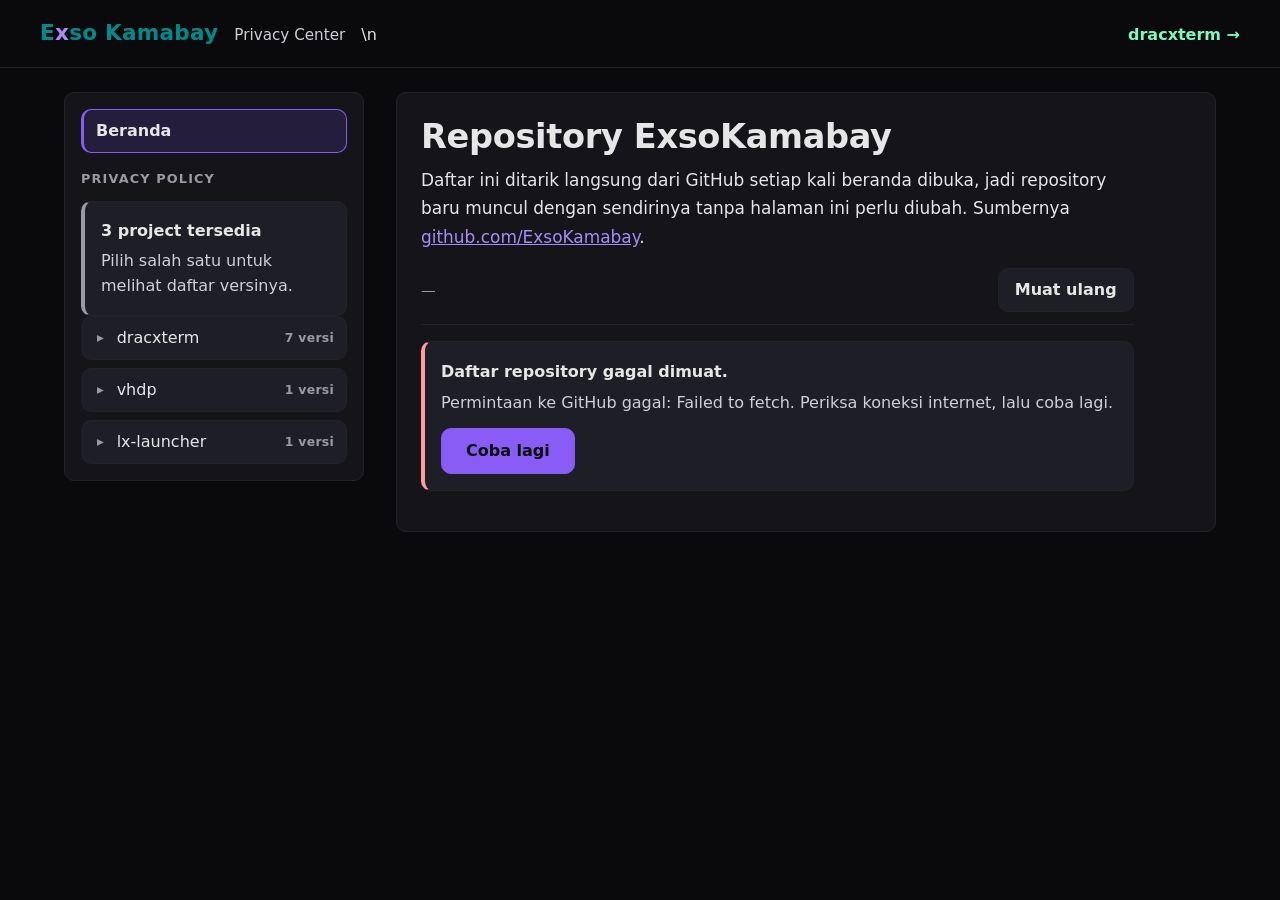
<file: index.html>
<!DOCTYPE html>
<html lang="id">
<head>
<meta charset="utf-8">
<meta name="viewport" content="width=device-width, initial-scale=1">
<meta name="description" content="Privacy center Exso Kamabay. Daftar repository publik dari GitHub, serta pembaca dokumen Privacy Policy per project dan per versi.">
<meta name="color-scheme" content="dark">
<link rel="icon" href="data:image/svg+xml,%3Csvg xmlns='http://www.w3.org/2000/svg' viewBox='0 0 16 16'%3E%3Crect width='16' height='16' rx='3' fill='%230A0A0C'/%3E%3Cpath d='M3 5l2.5 3L3 11M7.5 11h5.5' stroke='%238A5CF6' stroke-width='1.6' fill='none' stroke-linecap='round' stroke-linejoin='round'/%3E%3C/svg%3E">
<title>Privacy Center dracXterm</title>
<style>
  :root {
    --bg: #0A0A0C;
    --surface: #141419;
    --elevated: #1E1E26;
    --text: #E6E6E6;
    --text-2: #CFCFD6;
    --muted: #9A9AA6;
    --accent: #8A5CF6;
    --accent-text: #A98BF9;
    --wordmark: #008B8B;
    --divider: #22222A;
    --danger: #FF9B9B;
    --amber: #F0B866;
    --mint: #7BE0B0;

    --space-1: 4px;
    --space-2: 8px;
    --space-3: 12px;
    --space-4: 16px;
    --space-5: 24px;
    --space-6: 32px;
    --space-7: 48px;

    --radius: 10px;
    --tap: 44px;

    --z-skip: 50;
    --z-header: 30;
  }

  * { box-sizing: border-box; }

  /* display:none bawaan atribut hidden kalah oleh display:flex di bawah,
     jadi aturannya dipaksa di sini sekali untuk seluruh halaman. */
  [hidden] { display: none !important; }

  html { -webkit-text-size-adjust: 100%; }

  body {
    margin: 0;
    background: var(--bg);
    color: var(--text);
    font-family: ui-sans-serif, system-ui, -apple-system, "Segoe UI", Roboto, "Helvetica Neue", Arial, sans-serif;
    font-size: 16px;
    line-height: 1.6;
    min-height: 100vh;
    display: flex;
    flex-direction: column;
    overflow-wrap: break-word;
  }

  a { color: var(--accent-text); }
  a:hover { color: #C3AEFB; }

  :focus-visible {
    outline: 2px solid var(--accent);
    outline-offset: 2px;
    border-radius: 4px;
  }

  .skip {
    position: absolute;
    left: var(--space-4);
    top: -100px;
    z-index: var(--z-skip);
    background: var(--elevated);
    color: var(--text);
    border: 1px solid var(--accent);
    border-radius: var(--radius);
    padding: var(--space-3) var(--space-4);
    text-decoration: none;
    transition: top 120ms ease;
  }
  .skip:focus { top: var(--space-4); }

  header.site {
    position: sticky;
    top: 0;
    z-index: var(--z-header);
    background: rgba(10, 10, 12, 0.94);
    border-bottom: 1px solid var(--divider);
    padding: var(--space-4) var(--space-5);
  }

  .head-inner {
    max-width: 1200px;
    margin: 0 auto;
    display: flex;
    flex-wrap: wrap;
    align-items: baseline;
    gap: var(--space-2) var(--space-4);
  }

  .wordmark {
    font-size: 1.35rem;
    font-weight: 700;
    letter-spacing: 0.01em;
    color: var(--wordmark);
    margin: 0;
  }
  .wordmark .x { color: var(--accent-text); }

  .head-sub {
    margin: 0;
    color: var(--text-2);
    font-size: 0.95rem;
  }

  .layout {
    flex: 1 1 auto;
    width: 100%;
    max-width: 1200px;
    margin: 0 auto;
    padding: var(--space-5);
    display: grid;
    grid-template-columns: minmax(0, 1fr);
    gap: var(--space-5);
    align-items: start;
  }

  @media (min-width: 900px) {
    .layout {
      grid-template-columns: minmax(240px, 300px) minmax(0, 1fr);
      gap: var(--space-6);
    }
    nav.index { position: sticky; top: 88px; }
  }

  nav.index {
    background: var(--surface);
    border: 1px solid var(--divider);
    border-radius: var(--radius);
    padding: var(--space-4);
    min-width: 0;
  }

  .index-title {
    margin: 0 0 var(--space-3);
    font-size: 0.8rem;
    font-weight: 700;
    letter-spacing: 0.09em;
    text-transform: uppercase;
    color: var(--muted);
  }

  ul.policy-list {
    list-style: none;
    margin: 0;
    padding: 0;
    display: flex;
    flex-direction: column;
    gap: var(--space-2);
  }

  /* --- Baris project: tombol yang mengungkap daftar versinya --- */
  .project-btn {
    display: flex;
    align-items: center;
    gap: var(--space-3);
    width: 100%;
    min-height: var(--tap);
    padding: var(--space-2) var(--space-3);
    border: 1px solid var(--divider);
    border-left: 3px solid transparent;
    border-radius: var(--radius);
    background: var(--elevated);
    color: var(--text);
    font: inherit;
    font-weight: 500;
    text-align: left;
    cursor: pointer;
  }

  /* Arah segitiga membawa status buka/tutup tanpa bergantung pada warna. */
  .project-btn::before {
    content: "\25B8";
    color: var(--muted);
    font-size: 0.85rem;
    line-height: 1;
    width: 1ch;
    flex: none;
    text-align: center;
  }
  .project-btn[aria-expanded="true"]::before {
    content: "\25BE";
    color: var(--accent-text);
  }

  .project-btn:hover { border-color: var(--accent); color: #FFFFFF; }

  .project-name { flex: 1 1 auto; min-width: 0; overflow-wrap: anywhere; }

  .project-count {
    flex: none;
    color: var(--muted);
    font-size: 0.78rem;
    font-weight: 600;
    letter-spacing: 0.02em;
  }

  /* Project yang dokumennya sedang dibaca tetap terbaca walau daftar versinya
     ditutup lagi. */
  .project-btn.is-reading {
    border-left-color: var(--accent);
    border-color: var(--accent);
    font-weight: 700;
  }

  ul.version-list {
    list-style: none;
    margin: var(--space-2) 0 var(--space-2) var(--space-4);
    padding: 0 0 0 var(--space-3);
    border-left: 1px solid var(--divider);
    display: flex;
    flex-direction: column;
    gap: var(--space-1);
  }

  ul.version-list a {
    display: flex;
    align-items: center;
    gap: var(--space-2);
    min-height: var(--tap);
    padding: var(--space-2) var(--space-3);
    border: 1px solid transparent;
    border-left: 3px solid transparent;
    border-radius: var(--radius);
    color: var(--text-2);
    text-decoration: none;
    font-family: ui-monospace, SFMono-Regular, Menlo, Consolas, "Liberation Mono", monospace;
    font-size: 0.92rem;
  }

  ul.version-list a::before {
    content: "\2022";
    color: var(--muted);
    font-size: 1rem;
    line-height: 1;
    width: 1ch;
    flex: none;
    text-align: center;
  }

  ul.version-list a:hover { border-color: var(--accent); color: #FFFFFF; }

  /* Versi aktif ditandai tiga cara sekaligus: glyph penunjuk, huruf tebal, dan
     garis kiri. Warna bukan satu-satunya pembeda. */
  ul.version-list a[aria-current="true"] {
    border-left-color: var(--accent);
    border-color: var(--accent);
    background: #241D3B;
    color: var(--text);
    font-weight: 700;
  }
  ul.version-list a[aria-current="true"]::before {
    content: "\25B8";
    color: var(--accent-text);
  }

  .reader {
    background: var(--surface);
    border: 1px solid var(--divider);
    border-radius: var(--radius);
    padding: var(--space-5);
    min-width: 0;
    transition: opacity 160ms ease;
  }

  /* Peredupan diikat ke indikator tunda, bukan ke aria-busy. Muatan yang selesai
     di bawah ambang tunda tidak pernah menyentuh opacity, jadi tidak ada kedipan.
     Blok prefers-reduced-motion di bawah mematikan transisinya. */
  .reader.is-pending { opacity: 0.75; }

  /* Animasi masuk. Fill mode "backwards" dipilih supaya keadaan awal berlaku
     sejak frame pertama tetapi tidak menetap sesudahnya: elemen tidak pernah
     bisa tertinggal transparan kalau animasinya batal berjalan. */
  @keyframes enter-rise {
    from { opacity: 0; transform: translateY(6px); }
    to   { opacity: 1; transform: none; }
  }
  @keyframes enter-fade {
    from { opacity: 0; }
    to   { opacity: 1; }
  }

  .enter { animation: enter-rise 200ms ease-out backwards; }
  .enter-soft { animation: enter-fade 160ms ease-out backwards; }

  .msg {
    margin: 0;
    padding: var(--space-4);
    border: 1px solid var(--divider);
    border-left: 4px solid var(--muted);
    border-radius: var(--radius);
    background: var(--elevated);
    color: var(--text-2);
  }
  .msg.is-error { border-left-color: var(--danger); }
  .msg.is-busy { border-left-color: var(--accent); }
  .msg strong { display: block; color: var(--text); margin-bottom: var(--space-1); }
  .msg code {
    display: inline-block;
    margin-top: var(--space-2);
    background: #0F0F14;
    border: 1px solid var(--divider);
    border-radius: 6px;
    padding: 2px 6px;
    font-family: ui-monospace, SFMono-Regular, Menlo, Consolas, monospace;
    font-size: 0.9em;
    color: var(--text);
  }
  .msg ul { margin: var(--space-2) 0 0; padding-left: 1.2em; }

  button.retry {
    display: block;
    margin-top: var(--space-3);
    min-height: var(--tap);
    padding: var(--space-2) var(--space-5);
    background: var(--accent);
    color: #0A0A0C;
    border: 1px solid var(--accent);
    border-radius: var(--radius);
    font: inherit;
    font-weight: 700;
    cursor: pointer;
  }
  button.retry:hover { background: #9C74F8; }

  /* --- Gaya untuk artikel policy yang disuntikkan ---
     Hanya elemen <article> yang diimpor ke sini, tanpa <style> milik dokumennya,
     jadi gaya artikel harus ada di halaman ini juga. */
  .reader article { max-width: 70ch; }
  .reader h1 { font-size: clamp(1.6rem, 1.2rem + 1.7vw, 2.1rem); line-height: 1.22; letter-spacing: -0.01em; margin: 0 0 var(--space-2); color: var(--text); }
  .reader h2 { font-size: 1.28rem; line-height: 1.3; letter-spacing: -0.005em; margin: var(--space-7) 0 var(--space-3); padding-top: var(--space-4); border-top: 1px solid var(--divider); color: var(--text); }
  .reader h3 { font-size: 1.02rem; line-height: 1.4; margin: var(--space-5) 0 var(--space-2); color: var(--text); }
  /* Header lengket di atas, jadi lompatan anchor perlu ruang agar judul tidak tertutup. */
  .reader [id] { scroll-margin-top: 96px; }
  .reader p, .reader li { color: var(--text-2); line-height: 1.7; }
  .reader p { margin: 0 0 var(--space-4); }
  .reader ul, .reader ol { padding-left: 1.25em; margin: 0 0 var(--space-4); }
  .reader li { margin-bottom: var(--space-2); }
  .reader li:last-child { margin-bottom: 0; }
  .reader .lead { color: var(--text); font-size: 1.06rem; }
  .reader .doc-meta { color: var(--muted); font-size: 0.92rem; margin-bottom: var(--space-5); }

  .reader .summary {
    background: var(--bg);
    border: 1px solid var(--divider);
    border-left: 3px solid var(--accent);
    border-radius: var(--radius);
    padding: var(--space-5);
    margin: var(--space-5) 0 var(--space-6);
  }
  .reader .summary h2,
  .reader .toc h2 {
    margin: 0 0 var(--space-3);
    padding-top: 0;
    border-top: 0;
    font-size: 0.82rem;
    letter-spacing: 0.1em;
    text-transform: uppercase;
    color: var(--muted);
  }
  .reader .summary ul { margin: 0; padding-left: 1.1em; }
  .reader .summary li { color: var(--text); margin-bottom: var(--space-3); }

  /* Penanda jenis informasi. Arti dibawa oleh teksnya, bukan warnanya. */
  .reader .tags { display: flex; flex-wrap: wrap; gap: var(--space-2); margin: 0 0 var(--space-4); padding: 0; list-style: none; }
  .reader .tag {
    display: inline-block;
    min-width: 0;
    white-space: nowrap;
    margin: 0;
    padding: 3px 10px;
    border: 1px solid currentColor;
    border-radius: 999px;
    background: var(--elevated);
    font-size: 0.78rem;
    font-weight: 600;
    letter-spacing: 0.02em;
    line-height: 1.6;
  }
  .reader .t-lokal { color: var(--accent-text); }
  .reader .t-luar { color: var(--amber); }
  .reader .t-kontrol { color: var(--mint); }

  .reader .callout {
    background: var(--elevated);
    border: 1px solid var(--divider);
    border-left: 3px solid var(--accent);
    border-radius: var(--radius);
    padding: var(--space-4) var(--space-5);
    margin: var(--space-5) 0;
  }
  .reader .callout > :last-child { margin-bottom: 0; }
  .reader .callout p:first-child { color: var(--text); }

  .reader .toc {
    background: var(--bg);
    border: 1px solid var(--divider);
    border-radius: var(--radius);
    padding: var(--space-4) var(--space-5);
    margin-bottom: var(--space-6);
  }
  .reader .toc ol { margin: 0; padding-left: 1.4em; }
  .reader .toc li { margin-bottom: var(--space-1); }
  .reader .toc a { display: inline-block; max-width: 100%; overflow-wrap: anywhere; padding: 6px 0; }

  .reader .scroll-x { overflow-x: auto; margin: 0 0 var(--space-4); }
  .reader table { width: 100%; border-collapse: collapse; font-size: 0.95rem; }
  .reader caption { text-align: left; color: var(--muted); font-size: 0.9rem; padding-bottom: var(--space-2); }
  .reader th, .reader td { border: 1px solid var(--divider); padding: var(--space-2) var(--space-3); text-align: left; vertical-align: top; }
  .reader th { color: var(--text); background: var(--elevated); font-weight: 600; }

  .reader code {
    background: #0F0F14;
    border: 1px solid var(--divider);
    border-radius: 5px;
    padding: 1px 5px;
    font-family: ui-monospace, SFMono-Regular, Menlo, Consolas, "Liberation Mono", monospace;
    font-size: 0.88em;
    color: var(--text);
  }

  .reader .sign-off {
    margin-top: var(--space-6);
    padding-top: var(--space-4);
    border-top: 1px solid var(--divider);
    color: var(--muted);
    font-size: 0.92rem;
  }

  .reader .doc-nav { display: none; }

  /* --- Beranda: daftar repository yang diambil langsung dari GitHub ---
     Ditaruh setelah gaya artikel policy supaya override .reader ul / .reader li
     di bawah ini menang tanpa perlu menaikkan spesifisitas. */
  .nav-home {
    display: block;
    width: 100%;
    min-height: var(--tap);
    margin-bottom: var(--space-4);
    padding: var(--space-2) var(--space-3);
    border: 1px solid var(--divider);
    border-left: 3px solid transparent;
    border-radius: var(--radius);
    background: var(--elevated);
    color: var(--text);
    font: inherit;
    font-weight: 600;
    text-align: left;
    cursor: pointer;
  }
  .nav-home:hover { border-color: var(--accent); color: #FFFFFF; }
  .nav-home[aria-current="true"] {
    border-color: var(--accent);
    border-left-color: var(--accent);
    background: #241D3B;
    font-weight: 700;
  }

  .reader .home { max-width: 70ch; }

  .repo-bar {
    display: flex;
    flex-wrap: wrap;
    align-items: center;
    justify-content: space-between;
    gap: var(--space-3);
    margin: 0 0 var(--space-4);
    padding-bottom: var(--space-3);
    border-bottom: 1px solid var(--divider);
  }
  .reader .repo-count { margin: 0; color: var(--muted); font-size: 0.92rem; }

  .repo-refresh {
    min-height: var(--tap);
    padding: var(--space-2) var(--space-4);
    border: 1px solid var(--divider);
    border-radius: var(--radius);
    background: var(--elevated);
    color: var(--text);
    font: inherit;
    font-weight: 600;
    cursor: pointer;
  }
  .repo-refresh:hover { border-color: var(--accent); color: #FFFFFF; }
  .repo-refresh[disabled] { opacity: 0.6; cursor: default; }
  .repo-refresh { transition: opacity 160ms ease, border-color 120ms ease, color 120ms ease; }

  /* Penanda penyegaran ditumpangkan di atas garis batas yang memang sudah ada,
     jadi ia tidak menambah tinggi dan tidak ada isi yang bergeser saat muncul. */
  .repo-bar { position: relative; }
  .repo-bar::after {
    content: "";
    position: absolute;
    left: 0;
    right: 0;
    bottom: -1px;
    height: 1px;
    background: var(--accent);
    transform: scaleX(0);
    opacity: 0;
    transition: opacity 160ms ease;
  }
  .home.is-refreshing .repo-bar::after {
    opacity: 1;
    animation: repo-sweep 1000ms ease-in-out infinite;
  }
  @keyframes repo-sweep {
    0%       { transform: scaleX(0); transform-origin: left center; }
    49.9%    { transform: scaleX(1); transform-origin: left center; }
    50%      { transform: scaleX(1); transform-origin: right center; }
    100%     { transform: scaleX(0); transform-origin: right center; }
  }

  ul.repo-list { transition: opacity 160ms ease; }
  .home.is-refreshing ul.repo-list { opacity: 0.65; }

  .repo-state { margin-bottom: var(--space-4); }
  .repo-state:empty { display: none; margin-bottom: 0; }

  ul.repo-list {
    list-style: none;
    margin: 0;
    padding: 0;
    display: flex;
    flex-direction: column;
    gap: var(--space-3);
  }

  li.repo {
    margin: 0;
    padding: var(--space-4);
    border: 1px solid var(--divider);
    border-left: 3px solid var(--divider);
    border-radius: var(--radius);
    background: var(--elevated);
  }
  li.repo:hover { border-left-color: var(--accent); }

  .repo-head {
    display: flex;
    flex-wrap: wrap;
    align-items: baseline;
    gap: var(--space-2) var(--space-3);
    margin-bottom: var(--space-2);
  }

  .repo-name {
    font-family: ui-monospace, SFMono-Regular, Menlo, Consolas, "Liberation Mono", monospace;
    font-size: 1rem;
    font-weight: 700;
    overflow-wrap: anywhere;
  }

  /* Penanda jenis repo. Artinya dibawa oleh teksnya, bukan warnanya. */
  .repo-badge {
    padding: 1px 8px;
    border: 1px solid currentColor;
    border-radius: 999px;
    color: var(--muted);
    font-size: 0.75rem;
    font-weight: 600;
    letter-spacing: 0.02em;
    white-space: nowrap;
  }

  .reader .repo-desc { margin: 0 0 var(--space-3); color: var(--text-2); }
  .reader .repo-desc.is-empty { color: var(--muted); font-style: italic; }

  ul.repo-meta {
    display: flex;
    flex-wrap: wrap;
    gap: var(--space-2) var(--space-4);
    margin: 0;
    padding: 0;
    list-style: none;
  }
  .reader ul.repo-meta li {
    margin: 0;
    color: var(--muted);
    font-size: 0.85rem;
  }

  @media (max-width: 520px) {
    .layout { padding: var(--space-4); gap: var(--space-4); }
    .reader, nav.index { padding: var(--space-4); }
  }

  /* Penanda dijaga satu baris di lebar normal. Pada lebar ekstrem (zoom tinggi di
     layar kecil) membungkus lebih baik daripada memaksa seluruh halaman menggeser. */
  @media (max-width: 380px) {
    .reader .tag { white-space: normal; overflow-wrap: anywhere; }
  }

  @media (prefers-reduced-motion: reduce) {
    * { animation: none !important; transition: none !important; scroll-behavior: auto !important; }
  }
</style>
</head>
<body>

<a class="skip" href="#reader">Lompat ke isi dokumen</a>

<header class="site">
  <div class="head-inner">
    <p class="wordmark">E<span class="x">x</span>so Kamabay</p>
    <p class="head-sub">Privacy Center</p>\n    <a href="/dxterm/" aria-label="Visit the dracxterm Android Linux terminal page" style="margin-left:auto;color:#7df9c1;font-weight:800;text-decoration:none">dracxterm →</a>
  </div>
</header>

<div class="layout">

  <nav class="index" aria-label="Navigasi dokumen">
    <button type="button" class="nav-home" id="nav-home" aria-current="true">Beranda</button>
    <h2 class="index-title" id="index-title">Privacy Policy</h2>
    <div id="index-state" role="status" aria-live="polite">
      <p class="msg is-busy"><strong>Memuat daftar</strong>Mengambil config.json.</p>
    </div>
    <ul class="policy-list" id="policy-list" hidden></ul>
  </nav>

  <main class="reader" id="reader" tabindex="-1" aria-busy="false" aria-label="Panel utama">
    <div id="reader-state" role="status" aria-live="polite"></div>
    <div id="reader-content"></div>
  </main>

</div>

<script>
(function () {
  "use strict";

  // Berkas dokumen selalu di dalam Privacy-Policy/, boleh langsung di sana atau
  // satu tingkat di dalam folder project. Tidak ada bentuk lain yang diterima.
  var FILE_RE = /^Privacy-Policy\/(?:[A-Za-z0-9._-]+\/)?[A-Za-z0-9._-]+\.html$/;
  var DIR_RE = /^Privacy-Policy\/[A-Za-z0-9._-]+$/;
  var LABEL_RE = /^[A-Za-z0-9][A-Za-z0-9._-]*$/;

  // Beranda menarik daftar repository publik langsung dari GitHub, jadi repo
  // baru ikut muncul tanpa halaman ini perlu diubah. Endpoint-nya publik dan
  // mengirim Access-Control-Allow-Origin: *, jadi tidak butuh proxy atau token.
  var GH_USER = "ExsoKamabay";
  var GH_API = "https://api.github.com/users/" + GH_USER + "/repos";
  var GH_PROFILE = "https://github.com/" + GH_USER;
  var REPO_URL_RE = /^https:\/\/github\.com\/[A-Za-z0-9._-]+\/[A-Za-z0-9._-]+$/;
  var REPO_PAGE_SIZE = 100;
  var REPO_MAX_PAGES = 3;
  // Tanpa token GitHub hanya memberi 60 permintaan per jam per alamat IP.
  // Cache singkat menahan muat-ulang beruntun tanpa membuat daftarnya basi.
  var REPO_CACHE_KEY = "privacy-center:repos:" + GH_USER;
  var REPO_TTL = 10 * 60 * 1000;

  var listEl = document.getElementById("policy-list");
  var indexState = document.getElementById("index-state");
  var readerState = document.getElementById("reader-state");
  var readerContent = document.getElementById("reader-content");
  var readerEl = document.getElementById("reader");

  var projects = [];          // project yang sudah dirender, untuk penanda "sedang dibaca"
  var activeLink = null;
  var docController = null;   // AbortController untuk dokumen yang sedang berjalan
  var docToken = 0;           // penanda urutan, supaya respons lama tidak menimpa pilihan terbaru
  var pendingTimer = null;    // penunda indikator muat
  var PENDING_DELAY = 180;    // ms; di bawah ambang ini indikator tidak pernah tampil
  var isFileProtocol = location.protocol === "file:";

  var homeBtn = document.getElementById("nav-home");
  var homeVisible = false;    // beranda sedang tampil di panel pembaca
  var repoListEl = null;      // <ul> repo, dibuat ulang tiap beranda dirender
  var repoStateEl = null;     // slot pesan di dalam beranda
  var repoCountEl = null;
  var repoRefreshBtn = null;
  var repoController = null;
  var repoToken = 0;
  var repoPendingTimer = null;   // penunda indikator segar, sama pola dengan pembaca
  var repoListSignature = "";    // isi daftar yang sedang tampil, untuk memutuskan perlu dirender ulang atau tidak

  // ---------------------------------------------------------------- utilitas

  function clear(node) {
    while (node.firstChild) node.removeChild(node.firstChild);
  }

  function el(tag, className, text) {
    var n = document.createElement(tag);
    if (className) n.className = className;
    if (text != null) n.textContent = text;
    return n;
  }

  function prefersReducedMotion() {
    return !!(window.matchMedia && window.matchMedia("(prefers-reduced-motion: reduce)").matches);
  }

  /**
   * Menandai satu elemen supaya dimunculkan dengan animasi masuk. Kelasnya
   * dipasang sebelum elemen menyentuh dokumen, jadi keadaan awalnya sudah
   * berlaku pada frame pertama dan tidak ada satu frame pun yang menampilkannya
   * penuh lalu menariknya kembali.
   */
  function animateIn(node, soft, delayMs) {
    if (!node || prefersReducedMotion()) return node;
    node.classList.add(soft ? "enter-soft" : "enter");
    if (delayMs) node.style.animationDelay = delayMs + "ms";
    return node;
  }

  /**
   * Satu panel pesan: judul, penjelasan, contoh perintah opsional, dan tombol
   * "Coba lagi" opsional. Semua teks lewat textContent, tidak pernah innerHTML.
   */
  function showMessage(target, opts) {
    clear(target);
    var box = el("p", "msg" + (opts.kind ? " is-" + opts.kind : ""));
    box.appendChild(el("strong", null, opts.title));
    box.appendChild(document.createTextNode(opts.body || ""));

    if (opts.code) {
      box.appendChild(document.createElement("br"));
      box.appendChild(el("code", null, opts.code));
    }
    animateIn(box, true);
    target.appendChild(box);

    if (opts.onRetry) {
      var btn = el("button", "retry", "Coba lagi");
      btn.type = "button";
      btn.addEventListener("click", opts.onRetry);
      box.appendChild(btn);
    }
    return box;
  }

  function networkHint(err) {
    if (isFileProtocol) {
      return "Halaman ini dibuka lewat file://, dan peramban memblokir fetch pada protokol itu. " +
             "Jalankan folder project lewat HTTP server lokal, lalu buka http://localhost:8000/.";
    }
    return "Permintaan jaringan gagal: " + (err && err.message ? err.message : "sebab tidak diketahui") + ".";
  }

  // ------------------------------------------------------- validasi entri config

  // Dipakai untuk semua path config: relatif, tanpa traversal, tanpa protokol.
  function pathIsSafe(p) {
    if (typeof p !== "string" || p === "") return false;
    if (p.indexOf("\\") !== -1) return false;   // backslash
    if (p.charAt(0) === "/") return false;      // leading slash
    if (p.indexOf("..") !== -1) return false;   // traversal
    if (p.indexOf(":") !== -1) return false;    // protocol atau URL lintas-origin
    return true;
  }

  function lastSegment(path) {
    var i = path.lastIndexOf("/");
    return i === -1 ? path : path.slice(i + 1);
  }

  /**
   * Satu versi. Bentuk yang diterima:
   *
   *   "v1.0.0"                                 -> path diturunkan dari folder project
   *   { "version": "v1.0.0", "path": "..." }   -> path ditulis sendiri
   *
   * Bentuk pertama menurunkan path jadi <folder>/<nama folder>-<versi>.html,
   * yaitu pola penamaan berkas yang dipakai di repo ini.
   */
  function validateVersion(item, dir) {
    var label, path;

    if (typeof item === "string") {
      label = item.trim();
      path = dir + "/" + lastSegment(dir) + "-" + label + ".html";
    } else if (item && typeof item === "object" && !Array.isArray(item)) {
      label = typeof item.version === "string" ? item.version.trim() : "";
      path = typeof item.path === "string"
        ? item.path
        : dir + "/" + lastSegment(dir) + "-" + label + ".html";
    } else {
      return null;
    }

    if (!LABEL_RE.test(label)) return null;
    if (!pathIsSafe(path)) return null;
    if (!FILE_RE.test(path)) return null;        // hanya .html di dalam Privacy-Policy/

    return { label: label, path: path, link: null };
  }

  /**
   * Satu project. Bentuk resminya:
   *
   *   { "project name": "dracxterm",
   *     "path": "Privacy-Policy/dracxterm",
   *     "default version": "v1.0.0",
   *     "versions": ["v1.0.0"] }
   *
   * Entri lama yang "path"-nya langsung menunjuk satu berkas .html tetap
   * diterima, dan dibaca sebagai project dengan satu versi.
   */
  function validateEntry(entry) {
    if (!entry || typeof entry !== "object" || Array.isArray(entry)) return null;

    var name = entry["project name"];
    var path = entry.path;

    if (typeof name !== "string" || name.trim() === "") return null;
    if (!pathIsSafe(path)) return null;

    var versions = [];

    if (Array.isArray(entry.versions) && entry.versions.length > 0) {
      if (!DIR_RE.test(path)) return null;       // daftar versi butuh path folder project
      for (var i = 0; i < entry.versions.length; i++) {
        var v = validateVersion(entry.versions[i], path);
        if (!v) return null;                     // satu versi cacat membatalkan entrinya
        versions.push(v);
      }
    } else if (FILE_RE.test(path)) {
      // Project tanpa daftar versi: berkasnya sendiri jadi satu-satunya versi.
      var only = typeof entry["default version"] === "string" ? entry["default version"].trim() : "v1.0.0";
      if (!LABEL_RE.test(only)) return null;
      versions.push({ label: only, path: path, link: null });
    } else {
      return null;
    }

    // Versi bawaan: yang disebut "default version" kalau memang ada di daftar,
    // kalau tidak, versi pertama. Config repo ini menaruh v1.0.0 di urutan awal.
    var wanted = typeof entry["default version"] === "string" ? entry["default version"].trim() : "";
    var defaultIndex = 0;
    for (var j = 0; j < versions.length; j++) {
      if (versions[j].label === wanted) { defaultIndex = j; break; }
    }

    return { name: name.trim(), versions: versions, defaultIndex: defaultIndex, btn: null };
  }

  // ---------------------------------------------------------- sanitasi dokumen

  var FORBIDDEN = "script,iframe,object,embed,noscript,base,form,link,meta,template,frame,frameset,portal";
  var URL_ATTRS = ["href", "src", "xlink:href", "action", "formaction", "data", "srcdoc", "poster", "background"];
  var BAD_SCHEME = /^(javascript|vbscript|data):/i;
  var CONTROL_CHARS = /[\u0000-\u0020]/g;

  function sanitize(root) {
    Array.prototype.forEach.call(root.querySelectorAll(FORBIDDEN), function (node) {
      node.parentNode.removeChild(node);
    });

    var all = root.querySelectorAll("*");
    for (var i = 0; i < all.length; i++) {
      var node = all[i];
      var attrs = Array.prototype.slice.call(node.attributes);
      for (var j = 0; j < attrs.length; j++) {
        var name = attrs[j].name;
        var lower = name.toLowerCase();
        var raw = attrs[j].value || "";
        // Karakter kendali dibuang dulu, supaya "java\tscript:" tidak lolos.
        var value = raw.replace(CONTROL_CHARS, "");

        if (lower.indexOf("on") === 0) {
          node.removeAttribute(name);
        } else if (URL_ATTRS.indexOf(lower) !== -1 && BAD_SCHEME.test(value)) {
          node.removeAttribute(name);
        } else if (lower === "style" && /url\s*\(|expression|@import/i.test(raw)) {
          node.removeAttribute(name);
        }
      }
      if (node.tagName === "A") {
        var href = node.getAttribute("href");
        if (href && href.charAt(0) !== "#") node.setAttribute("rel", "noopener noreferrer");
      }
    }
    return root;
  }

  // ------------------------------------------------------------ memuat dokumen

  function setBusy(on) {
    readerEl.setAttribute("aria-busy", on ? "true" : "false");
  }

  // Status untuk pembaca layar (aria-busy) dipisah dari indikator visual. Panel
  // "Memuat" dan peredupan baru dipasang setelah ambang tunda; dokumen lokal
  // hampir selalu selesai sebelum itu, jadi tidak ada yang sempat berkedip.
  function stopPending() {
    if (pendingTimer !== null) {
      clearTimeout(pendingTimer);
      pendingTimer = null;
    }
    readerEl.classList.remove("is-pending");
  }

  function startPending(project, version) {
    stopPending();
    pendingTimer = window.setTimeout(function () {
      pendingTimer = null;
      readerEl.classList.add("is-pending");
      showMessage(readerState, {
        kind: "busy",
        title: "Memuat dokumen",
        body: project.name + " " + version.label + " (" + version.path + ")"
      });
    }, PENDING_DELAY);
  }

  // Apakah salah satu versi project ini yang sedang tampil di pembaca.
  function isReading(project) {
    if (!activeLink) return false;
    for (var i = 0; i < project.versions.length; i++) {
      if (project.versions[i].link === activeLink) return true;
    }
    return false;
  }

  function markActive(link) {
    if (activeLink) activeLink.removeAttribute("aria-current");
    activeLink = link || null;
    if (activeLink) activeLink.setAttribute("aria-current", "true");

    // Beranda dan sebuah versi tidak pernah aktif bersamaan.
    if (activeLink) {
      homeVisible = false;
      homeBtn.removeAttribute("aria-current");
    }

    // Project yang sedang dibaca tetap ditandai walau daftar versinya ditutup.
    projects.forEach(function (p) {
      if (!p.btn) return;
      if (isReading(p)) p.btn.classList.add("is-reading");
      else p.btn.classList.remove("is-reading");
    });
  }

  function loadPolicy(project, version) {
    // Klik beruntun: batalkan permintaan sebelumnya dan naikkan token, supaya
    // respons yang datang terlambat tidak menimpa pilihan terbaru.
    if (docController) docController.abort();
    var controller = new AbortController();
    var token = ++docToken;
    docController = controller;

    // Isi lama dibiarkan tampil sampai penggantinya siap. Mengosongkannya lebih
    // dulu membuat panel mengerut dan tinggi halaman melompat sebelum isi baru
    // masuk -- itulah yang terlihat sebagai kedipan.
    // Beranda dibongkar bersama isi pembaca yang lama, jadi permintaan repo yang
    // masih berjalan dibatalkan dan acuannya dilepas supaya tidak menulis ke
    // elemen yang sudah tidak ada di dokumen.
    if (repoController) repoController.abort();
    repoToken++;
    stopRepoPending();          // dipanggil selagi acuannya masih ada
    repoListSignature = "";
    repoListEl = repoStateEl = repoCountEl = repoRefreshBtn = null;

    markActive(version.link);
    setBusy(true);
    startPending(project, version);

    fetch(version.path, { signal: controller.signal, credentials: "omit" })
      .then(function (res) {
        if (!res.ok) throw new Error("HTTP " + res.status + " " + res.statusText);
        return res.text();
      })
      .then(function (html) {
        if (token !== docToken) return;   // sudah tergantikan klik yang lebih baru

        var parsed = new DOMParser().parseFromString(html, "text/html");
        var article = parsed.querySelector("[data-policy-content]");

        if (!article) {
          stopPending();
          clear(readerContent);
          setBusy(false);
          showMessage(readerState, {
            kind: "error",
            title: "Dokumen tidak punya bagian yang bisa ditampilkan.",
            body: version.path + " berhasil diambil, tetapi di dalamnya tidak ada elemen " +
                  "[data-policy-content]. Buka berkas itu langsung lewat tautan versinya untuk membacanya.",
            onRetry: function () { loadPolicy(project, version); }
          });
          return;
        }

        var safe = sanitize(document.importNode(article, true));
        stopPending();
        clear(readerState);
        clear(readerContent);
        animateIn(safe);
        readerContent.appendChild(safe);
        setBusy(false);

        // Penggantian di tempat mempertahankan posisi gulir. Kalau kepala pembaca
        // sudah tergulir ke atas layar, kembalikan ke sana supaya dokumen baru
        // dibaca dari awal, bukan dari tengah.
        if (readerEl.getBoundingClientRect().top < 0) {
          readerEl.scrollIntoView({ block: "start" });
        }

        // Di layar sempit, pembaca berada di bawah daftar. Fokus dipindahkan ke judul
        // artikel supaya pembacaan dimulai dari sana dan Tab berikutnya berjalan dari
        // posisi itu, bukan kembali ke awal halaman.
        var heading = safe.querySelector("h1, h2");
        if (heading && window.matchMedia("(max-width: 899px)").matches) {
          if (!heading.hasAttribute("tabindex")) heading.setAttribute("tabindex", "-1");
          heading.focus();
        }
      })
      .catch(function (err) {
        if (err && err.name === "AbortError") return;
        if (token !== docToken) return;
        stopPending();
        clear(readerContent);
        setBusy(false);
        showMessage(readerState, {
          kind: "error",
          title: "Dokumen gagal dimuat.",
          body: networkHint(err) + " Berkas yang diminta: " + version.path + ".",
          code: isFileProtocol ? "python3 -m http.server 8000" : null,
          onRetry: function () { loadPolicy(project, version); }
        });
      });
  }

  // ------------------------------------------- beranda: daftar repository GitHub

  function formatDate(iso) {
    var d = new Date(iso);
    if (!iso || isNaN(d.getTime())) return "";
    try {
      return d.toLocaleDateString("id-ID", { day: "numeric", month: "short", year: "numeric" });
    } catch (e) {
      return String(iso).slice(0, 10);
    }
  }

  function formatDateTime(t) {
    var d = new Date(t);
    if (isNaN(d.getTime())) return "waktu tidak diketahui";
    try {
      return d.toLocaleString("id-ID", {
        day: "numeric", month: "short", year: "numeric", hour: "2-digit", minute: "2-digit"
      });
    } catch (e) {
      return d.toISOString().slice(0, 16).replace("T", " ");
    }
  }

  // Balasan GitHub diperkecil jadi bentuk milik halaman ini. Hanya html_url yang
  // pernah dipakai sebagai URL, jadi hanya itu yang perlu lolos pola ketat;
  // sisanya selalu masuk lewat textContent.
  function normalizeRepo(r) {
    if (!r || typeof r !== "object" || Array.isArray(r)) return null;
    if (typeof r.name !== "string" || r.name.trim() === "") return null;

    var url = typeof r.html_url === "string" && REPO_URL_RE.test(r.html_url) ? r.html_url : null;
    var desc = typeof r.description === "string" ? r.description.trim() : "";

    return {
      name: r.name.trim(),
      url: url,
      desc: desc,
      language: typeof r.language === "string" ? r.language : "",
      stars: typeof r.stargazers_count === "number" ? r.stargazers_count : 0,
      forks: typeof r.forks_count === "number" ? r.forks_count : 0,
      isFork: r.fork === true,
      archived: r.archived === true,
      updated: typeof r.pushed_at === "string" ? r.pushed_at : ""
    };
  }

  // Cache boleh diutak-atik dari luar halaman ini, jadi isinya diperiksa ulang
  // dengan syarat yang sama seperti data segar sebelum dipakai.
  function repoIsSane(r) {
    return !!r && typeof r === "object" && !Array.isArray(r) &&
           typeof r.name === "string" && r.name !== "" &&
           (r.url === null || (typeof r.url === "string" && REPO_URL_RE.test(r.url)));
  }

  function readRepoCache() {
    try {
      var raw = window.localStorage.getItem(REPO_CACHE_KEY);
      if (!raw) return null;
      var obj = JSON.parse(raw);
      if (!obj || typeof obj.time !== "number" || !Array.isArray(obj.repos)) return null;
      var list = [];
      for (var i = 0; i < obj.repos.length; i++) {
        if (repoIsSane(obj.repos[i])) list.push(obj.repos[i]);
      }
      return { time: obj.time, repos: list };
    } catch (e) {
      return null;   // penyimpanan diblokir, penuh, atau isinya rusak
    }
  }

  function writeRepoCache(repos) {
    try {
      window.localStorage.setItem(REPO_CACHE_KEY, JSON.stringify({ time: Date.now(), repos: repos }));
    } catch (e) {
      // Cache memang opsional; kegagalan menyimpan tidak boleh merusak tampilan.
    }
  }

  function fetchRepos(signal) {
    var out = [];

    function page(n) {
      var url = GH_API + "?per_page=" + REPO_PAGE_SIZE + "&sort=updated&type=owner&page=" + n;
      return fetch(url, {
        signal: signal,
        credentials: "omit",
        headers: { "Accept": "application/vnd.github+json" }
      }).then(function (res) {
        if (!res.ok) {
          var err;
          if ((res.status === 403 || res.status === 429) && res.headers.get("X-RateLimit-Remaining") === "0") {
            err = new Error("Kuota GitHub API habis.");
            err.rateLimited = true;
            var reset = Number(res.headers.get("X-RateLimit-Reset"));
            err.resetAt = reset ? reset * 1000 : null;
          } else if (res.status === 404) {
            err = new Error("Pengguna GitHub tidak ditemukan.");
            err.notFound = true;
          } else {
            err = new Error("HTTP " + res.status + " " + res.statusText);
          }
          throw err;
        }
        return res.json();
      }).then(function (data) {
        if (!Array.isArray(data)) throw new Error("Balasan GitHub bukan daftar repository.");
        for (var i = 0; i < data.length; i++) {
          var repo = normalizeRepo(data[i]);
          if (repo) out.push(repo);
        }
        // Halaman penuh berarti masih ada sisa. Batas halaman menjaga supaya akun
        // dengan sangat banyak repo tidak memicu rentetan permintaan.
        if (data.length === REPO_PAGE_SIZE && n < REPO_MAX_PAGES) return page(n + 1);
        return out;
      });
    }

    return page(1);
  }

  function renderRepo(repo) {
    var li = el("li", "repo");

    var head = el("div", "repo-head");
    if (repo.url) {
      var link = el("a", "repo-name", repo.name);
      link.href = repo.url;               // sudah lolos REPO_URL_RE
      link.target = "_blank";
      link.rel = "noopener noreferrer";
      head.appendChild(link);
    } else {
      head.appendChild(el("span", "repo-name", repo.name));
    }
    if (repo.isFork) head.appendChild(el("span", "repo-badge", "Fork"));
    if (repo.archived) head.appendChild(el("span", "repo-badge", "Arsip"));
    li.appendChild(head);

    // Deskripsi selalu punya baris sendiri, termasuk saat repo-nya belum diberi
    // deskripsi di GitHub -- barisnya kosong lebih membingungkan daripada jujur.
    li.appendChild(repo.desc
      ? el("p", "repo-desc", repo.desc)
      : el("p", "repo-desc is-empty", "Belum ada deskripsi di GitHub."));

    var meta = el("ul", "repo-meta");
    if (repo.language) meta.appendChild(el("li", null, repo.language));
    if (repo.stars > 0) meta.appendChild(el("li", null, repo.stars + " bintang"));
    if (repo.forks > 0) meta.appendChild(el("li", null, repo.forks + " fork"));
    var when = formatDate(repo.updated);
    if (when) meta.appendChild(el("li", null, "Push terakhir " + when));
    if (meta.firstChild) li.appendChild(meta);

    return li;
  }

  /**
   * Tanda tangan isi daftar, dipakai untuk memutuskan apakah DOM-nya benar-benar
   * perlu dibangun ulang. Waktu pengambilan sengaja tidak ikut: kalau GitHub
   * mengembalikan repo yang sama persis, tidak ada alasan membongkar daftar yang
   * sudah tampil di layar.
   */
  function reposSignature(repos) {
    var parts = [];
    for (var i = 0; i < repos.length; i++) {
      var r = repos[i];
      parts.push([
        r.name, r.url, r.desc, r.language, r.stars, r.forks, r.updated,
        r.isFork ? 1 : 0, r.archived ? 1 : 0
      ].join("\u001F"));
    }
    return parts.join("\u001E");
  }

  function renderRepos(repos, fetchedAt) {
    if (!repoListEl) return;

    repoCountEl.textContent = repos.length + " repository publik \u00B7 data per " + formatDateTime(fetchedAt);

    if (repos.length === 0) {
      repoListSignature = "";
      clear(repoListEl);
      showMessage(repoStateEl, {
        title: "Belum ada repository publik.",
        body: "GitHub tidak mengembalikan satu pun repository publik untuk " + GH_USER + "."
      });
      return;
    }

    // Penyegaran yang tidak mengubah apa pun berhenti di sini. Inilah jalur yang
    // paling sering ditempuh tombol "Muat ulang", dan sekarang ia tidak menyentuh
    // DOM daftar sama sekali.
    var signature = reposSignature(repos);
    if (signature === repoListSignature && repoListEl.firstChild) return;
    repoListSignature = signature;

    // Kartu disusun di fragment lebih dulu, lalu masuk sekali jalan. Daftar lama
    // tidak pernah terlihat kosong di antara keduanya.
    var frag = document.createDocumentFragment();
    repos.forEach(function (repo, i) {
      // Jeda bertingkat hanya untuk kartu pertama yang terlihat; sisanya menyusul
      // bersamaan supaya daftar panjang tidak terasa lambat dibuka.
      frag.appendChild(animateIn(renderRepo(repo), false, i < 8 ? i * 35 : 0));
    });

    clear(repoListEl);
    repoListEl.appendChild(frag);
  }

  // Indikator penyegaran memakai pola yang sama dengan pembaca dokumen: baru
  // dipasang setelah ambang tunda. Penyegaran yang selesai lebih cepat dari itu
  // tidak menampilkan apa pun, jadi tidak ada yang sempat berkedip.
  function stopRepoPending() {
    if (repoPendingTimer !== null) {
      clearTimeout(repoPendingTimer);
      repoPendingTimer = null;
    }
    var home = readerContent.querySelector(".home");
    if (home) home.classList.remove("is-refreshing");
    if (repoListEl) repoListEl.removeAttribute("aria-busy");
  }

  function startRepoPending() {
    stopRepoPending();
    if (repoListEl) repoListEl.setAttribute("aria-busy", "true");
    repoPendingTimer = window.setTimeout(function () {
      repoPendingTimer = null;
      var home = readerContent.querySelector(".home");
      if (home) home.classList.add("is-refreshing");
    }, PENDING_DELAY);
  }

  function setRefreshBusy(on) {
    if (!repoRefreshBtn) return;
    repoRefreshBtn.disabled = !!on;
  }

  function showRepoError(err, cached) {
    var title, body;

    if (err && err.rateLimited) {
      title = "Kuota GitHub API habis.";
      body = "GitHub hanya memberi 60 permintaan per jam untuk pengunjung tanpa token, dan jatah alamat IP ini sudah terpakai" +
             (err.resetAt ? ". Kuotanya terisi lagi sekitar " + formatDateTime(err.resetAt) + "." : ".");
    } else if (err && err.notFound) {
      title = "Akun GitHub tidak ditemukan.";
      body = "GitHub menjawab 404 untuk pengguna " + GH_USER + ".";
    } else {
      title = "Daftar repository gagal dimuat.";
      body = "Permintaan ke GitHub gagal: " + (err && err.message ? err.message : "sebab tidak diketahui") +
             ". Periksa koneksi internet, lalu coba lagi.";
    }

    if (cached && cached.repos.length > 0) {
      body += " Daftar di bawah adalah salinan tersimpan dari " + formatDateTime(cached.time) + ".";
    }

    showMessage(repoStateEl, {
      kind: "error",
      title: title,
      body: body,
      onRetry: function () { loadRepos(true); }
    });
  }

  function loadRepos(force) {
    if (!repoListEl) return;

    var cached = readRepoCache();
    var fresh = !!cached && (Date.now() - cached.time) < REPO_TTL;

    // Salinan tersimpan dipasang supaya beranda tidak pernah kosong, tetapi hanya
    // kalau daftarnya memang belum ada isinya. Memasang ulang di atas daftar yang
    // sudah tampil berarti membongkar dan membangun DOM yang sama persis, dan
    // itulah yang terlihat sebagai kedipan saat "Muat ulang" ditekan.
    if (cached && !repoListEl.firstChild) renderRepos(cached.repos, cached.time);
    if (fresh && !force) return;

    if (repoController) repoController.abort();
    var controller = new AbortController();
    var token = ++repoToken;
    repoController = controller;

    setRefreshBusy(true);

    if (repoListEl.firstChild) {
      // Daftar sudah terbaca. Statusnya cukup lewat aria-busy dan garis progres
      // yang menumpang di batas bawah bar, keduanya tidak mengubah tinggi apa pun.
      clear(repoStateEl);
      startRepoPending();
    } else {
      showMessage(repoStateEl, {
        kind: "busy",
        title: cached ? "Menyegarkan daftar" : "Memuat daftar repository",
        body: "Mengambil data publik " + GH_USER + " dari GitHub."
      });
    }

    fetchRepos(controller.signal)
      .then(function (repos) {
        if (token !== repoToken) return;
        writeRepoCache(repos);
        setRefreshBusy(false);
        stopRepoPending();
        clear(repoStateEl);
        renderRepos(repos, Date.now());
      })
      .catch(function (err) {
        if (err && err.name === "AbortError") return;
        if (token !== repoToken) return;
        setRefreshBusy(false);
        stopRepoPending();
        showRepoError(err, cached);
      });
  }

  /**
   * Beranda: yang tampil di panel pembaca selama belum ada project yang dibuka,
   * dan yang dituju lagi lewat tombol "Beranda" di daftar.
   */
  function showHome(force) {
    homeVisible = true;
    markActive(null);
    homeBtn.setAttribute("aria-current", "true");

    stopPending();
    stopRepoPending();
    setBusy(false);
    clear(readerState);
    clear(readerContent);

    // Beranda dibangun ulang dari nol, jadi daftar lamanya ikut hilang dan tanda
    // tangannya harus dilepas. Tanpa ini, render pertama sesudahnya bisa dilewati.
    repoListSignature = "";

    var section = el("section", "home");
    section.appendChild(el("h1", null, "Repository " + GH_USER));

    var lead = el("p", "lead");
    lead.appendChild(document.createTextNode(
      "Daftar ini ditarik langsung dari GitHub setiap kali beranda dibuka, jadi repository baru " +
      "muncul dengan sendirinya tanpa halaman ini perlu diubah. Sumbernya "));
    var profile = el("a", null, "github.com/" + GH_USER);
    profile.href = GH_PROFILE;
    profile.target = "_blank";
    profile.rel = "noopener noreferrer";
    lead.appendChild(profile);
    lead.appendChild(document.createTextNode("."));
    section.appendChild(lead);

    var bar = el("div", "repo-bar");
    repoCountEl = el("p", "repo-count", "\u2014");
    repoRefreshBtn = el("button", "repo-refresh", "Muat ulang");
    repoRefreshBtn.type = "button";
    repoRefreshBtn.addEventListener("click", function () { loadRepos(true); });
    bar.appendChild(repoCountEl);
    bar.appendChild(repoRefreshBtn);
    section.appendChild(bar);

    repoStateEl = el("div", "repo-state");
    repoStateEl.setAttribute("role", "status");
    repoStateEl.setAttribute("aria-live", "polite");
    section.appendChild(repoStateEl);

    repoListEl = el("ul", "repo-list");
    section.appendChild(repoListEl);

    animateIn(section);
    readerContent.appendChild(section);
    loadRepos(force === true);
  }

  // -------------------------------------------------------------- render daftar

  /**
   * Satu baris project: tombol pengungkap plus daftar versinya. Tombolnya
   * <button aria-expanded>/<ul aria-controls> supaya pembaca layar mengumumkan
   * status buka-tutupnya, dan tiap versi tetap <a href> supaya bisa dibuka di
   * tab baru lewat Ctrl/Cmd-klik.
   */
  function renderProject(project, index) {
    var li = el("li", "project");
    var panelId = "versions-" + index;

    var btn = el("button", "project-btn");
    btn.type = "button";
    btn.setAttribute("aria-expanded", "false");
    btn.setAttribute("aria-controls", panelId);
    btn.appendChild(el("span", "project-name", project.name));   // nama dari config, selalu sebagai teks
    btn.appendChild(el("span", "project-count", project.versions.length + " versi"));
    project.btn = btn;

    var panel = el("ul", "version-list");
    panel.id = panelId;
    panel.hidden = true;

    project.versions.forEach(function (version) {
      var vli = document.createElement("li");
      var a = document.createElement("a");
      a.href = version.path;            // satu-satunya sumber URL adalah path hasil validasi
      a.textContent = version.label;    // label versi dari config, selalu sebagai teks
      a.addEventListener("click", function (ev) {
        if (ev.metaKey || ev.ctrlKey || ev.shiftKey || ev.altKey || ev.button !== 0) return;
        ev.preventDefault();
        loadPolicy(project, version);
      });
      version.link = a;
      vli.appendChild(a);
      panel.appendChild(vli);
    });

    btn.addEventListener("click", function () {
      var wasOpen = btn.getAttribute("aria-expanded") === "true";
      btn.setAttribute("aria-expanded", wasOpen ? "false" : "true");
      panel.hidden = wasOpen;

      // Membuka project langsung menampilkan dokumen versi bawaannya. Kalau salah
      // satu versi project ini memang sedang dibaca, pilihan itu dibiarkan --
      // menutup lalu membuka lagi tidak boleh melempar pembaca kembali ke awal.
      if (!wasOpen && !isReading(project)) {
        loadPolicy(project, project.versions[project.defaultIndex]);
      }
    });

    li.appendChild(btn);
    li.appendChild(panel);
    return li;
  }

  function renderList(entries) {
    clear(listEl);
    listEl.hidden = false;
    projects = entries;

    entries.forEach(function (project, index) {
      listEl.appendChild(renderProject(project, index));
    });

    // Satu project tidak butuh kotak pencarian, jadi tidak ada. Hitungan hanya
    // ditampilkan saat daftarnya lebih dari satu.
    clear(indexState);
    if (entries.length > 1) {
      var box = el("p", "msg");
      box.appendChild(el("strong", null, entries.length + " project tersedia"));
      box.appendChild(document.createTextNode("Pilih salah satu untuk melihat daftar versinya."));
      indexState.appendChild(box);
    }
  }

  // ----------------------------------------------------------------- muat config

  function loadConfig() {
    listEl.hidden = true;
    clear(listEl);
    clear(readerState);
    projects = [];
    markActive(null);   // tautan versi yang lama ikut terbuang bersama daftarnya
    showMessage(indexState, { kind: "busy", title: "Memuat daftar", body: "Mengambil config.json." });

    fetch("./config.json", { cache: "no-cache", credentials: "omit" })
      .then(function (res) {
        if (!res.ok) throw new Error("HTTP " + res.status + " " + res.statusText);
        return res.text();
      })
      .then(function (text) {
        var data;
        try {
          data = JSON.parse(text);
        } catch (e) {
          throw new SyntaxError("config.json bukan JSON yang valid. " + e.message);
        }

        // Bentuk resminya array. Satu object dinormalkan jadi array supaya loader
        // tetap kompatibel dengan config lama.
        var raw = Array.isArray(data) ? data : (data && typeof data === "object" ? [data] : null);
        if (!raw) {
          showMessage(indexState, {
            kind: "error",
            title: "Bentuk config.json tidak dikenali.",
            body: "Isinya harus berupa array entri, atau satu object entri.",
            onRetry: loadConfig
          });
          return;
        }

        var valid = [];
        var rejected = 0;
        raw.forEach(function (item) {
          var entry = validateEntry(item);
          if (entry) valid.push(entry); else rejected++;
        });

        if (valid.length === 0) {
          showMessage(indexState, {
            kind: "error",
            title: rejected > 0 ? "Tidak ada entri yang valid." : "Daftar masih kosong.",
            body: rejected > 0
              ? rejected + " entri ditolak. Setiap entri butuh \"project name\" berisi teks, \"path\" ke folder project, dan daftar \"versions\":"
              : "config.json terbaca, tetapi belum berisi satu pun Privacy Policy.",
            code: rejected > 0 ? "\"path\": \"Privacy-Policy/<project>\", \"versions\": [\"v1.0.0\"]" : null,
            onRetry: loadConfig
          });
          return;
        }

        renderList(valid);

        if (rejected > 0) {
          showMessage(readerState, {
            kind: "error",
            title: rejected + " entri dilewati.",
            body: "Entri tersebut tidak lolos pemeriksaan path atau versi. Sisanya tetap bisa dibuka dari daftar."
          });
        }
      })
      .catch(function (err) {
        var syntax = err instanceof SyntaxError;
        showMessage(indexState, {
          kind: "error",
          title: syntax ? "config.json gagal dibaca." : "Daftar gagal dimuat.",
          body: syntax ? err.message : networkHint(err),
          code: isFileProtocol ? "python3 -m http.server 8000" : null,
          onRetry: loadConfig
        });
      });
  }

  homeBtn.addEventListener("click", function () { showHome(false); });

  // Kembali ke tab ini adalah saat yang wajar untuk melihat apakah ada repo
  // baru. Hanya berlaku saat beranda memang sedang tampil, dan loadRepos sendiri
  // yang memutuskan perlu-tidaknya memanggil GitHub lagi lewat umur cache.
  document.addEventListener("visibilitychange", function () {
    if (document.visibilityState === "visible" && homeVisible) loadRepos(false);
  });

  showHome(false);
  loadConfig();
})();
</script>

</body>
</html>
</file>
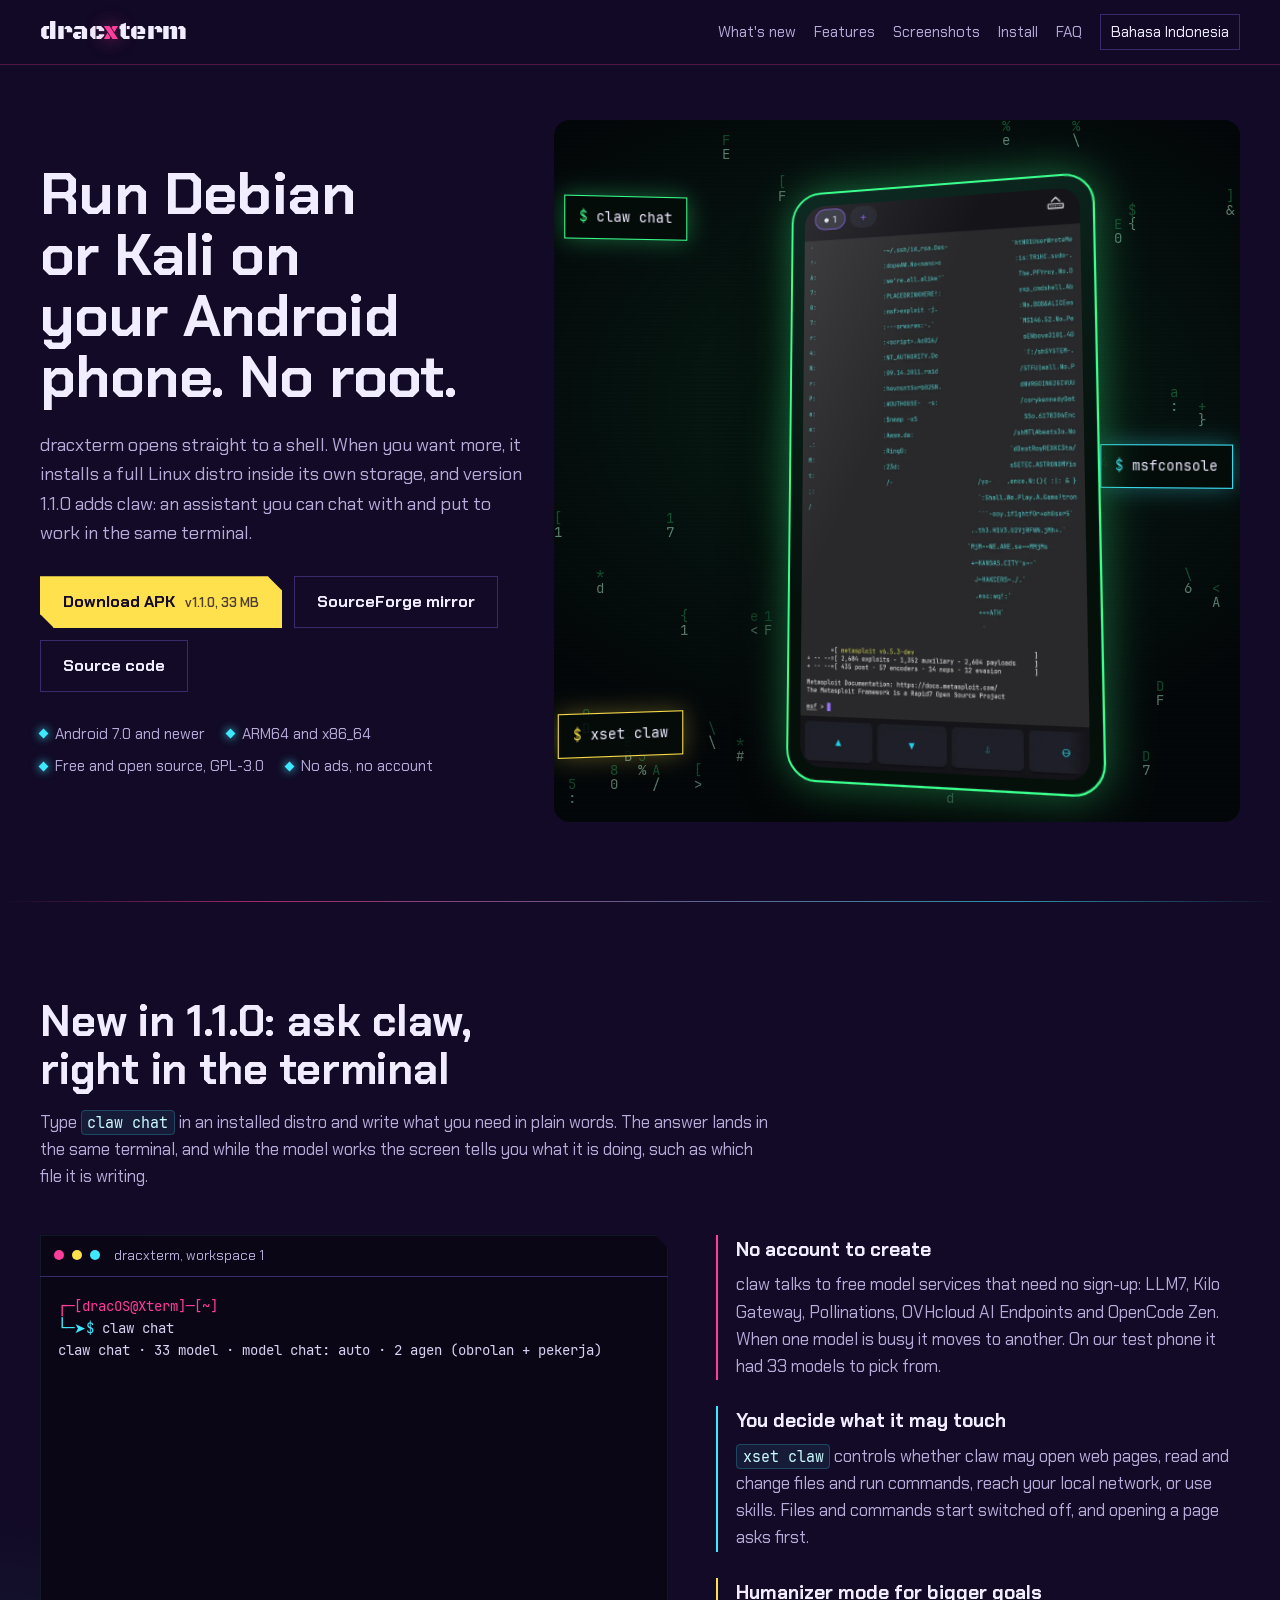
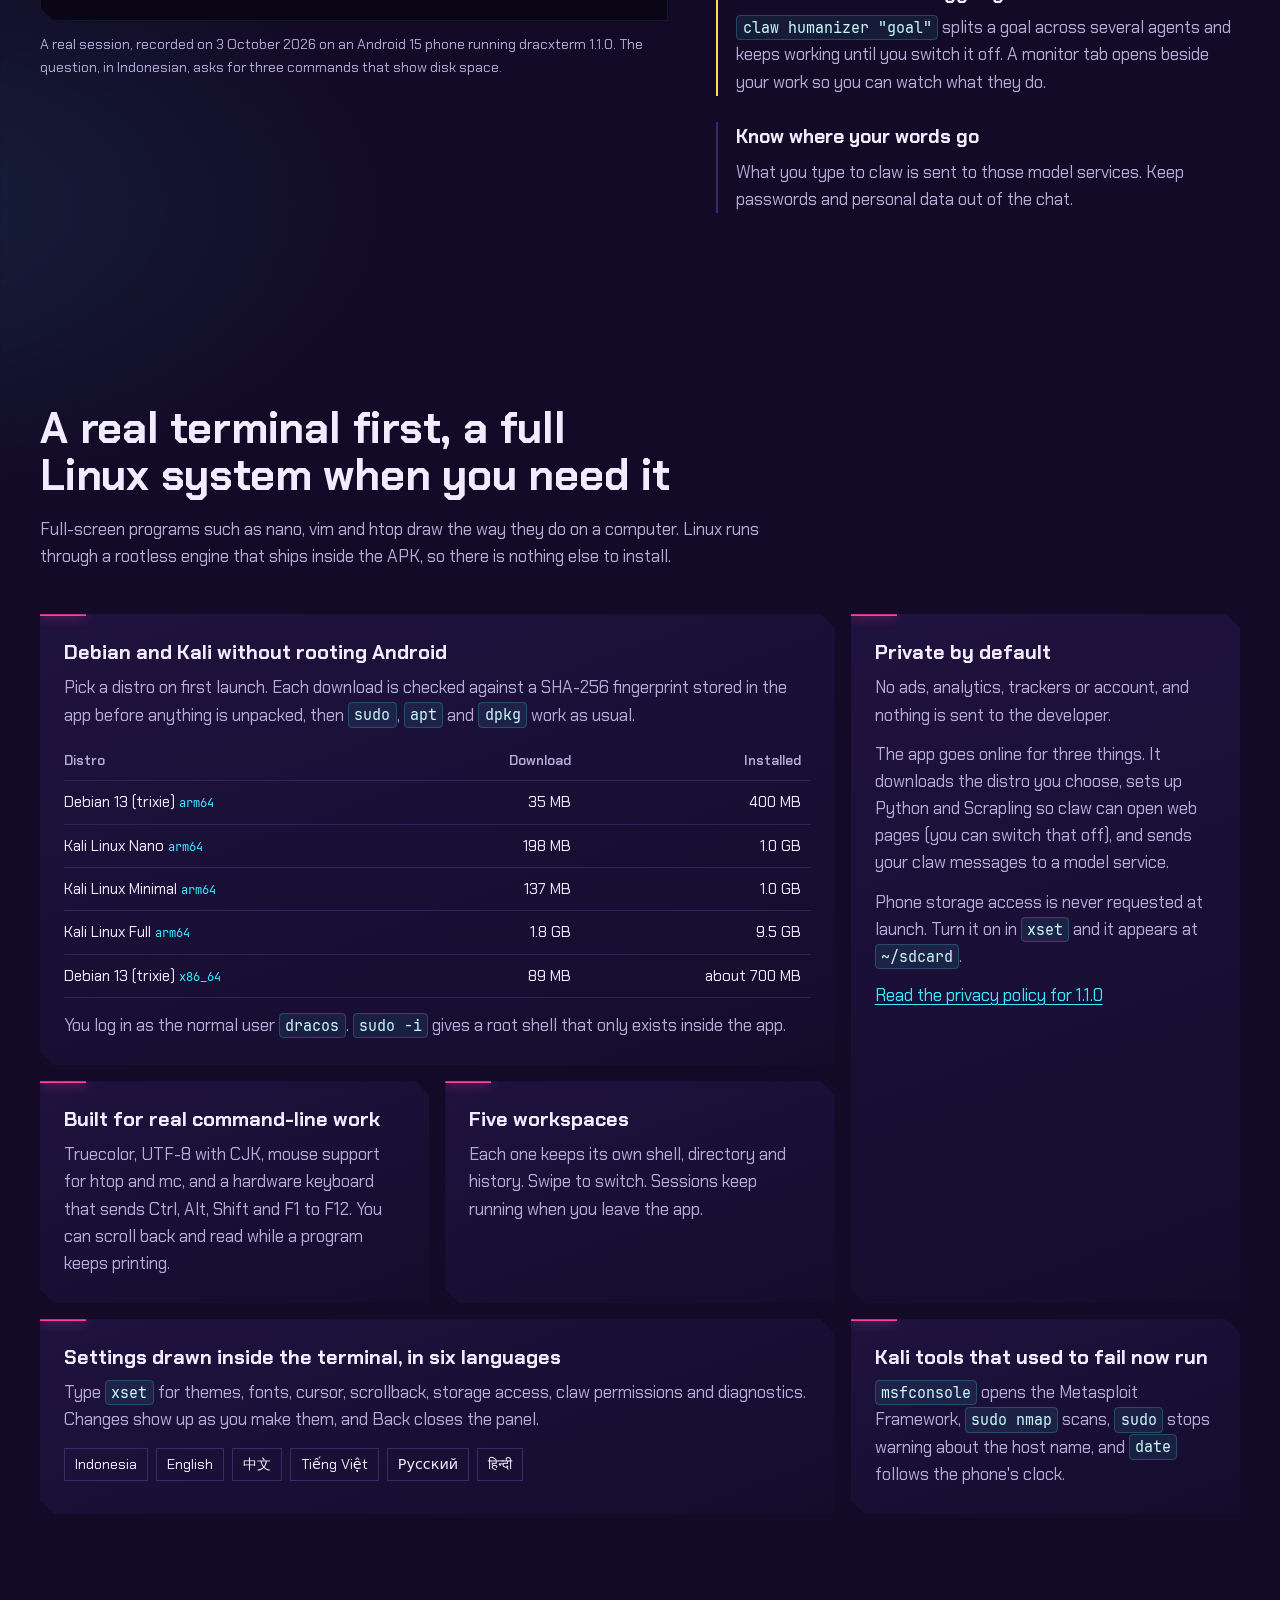
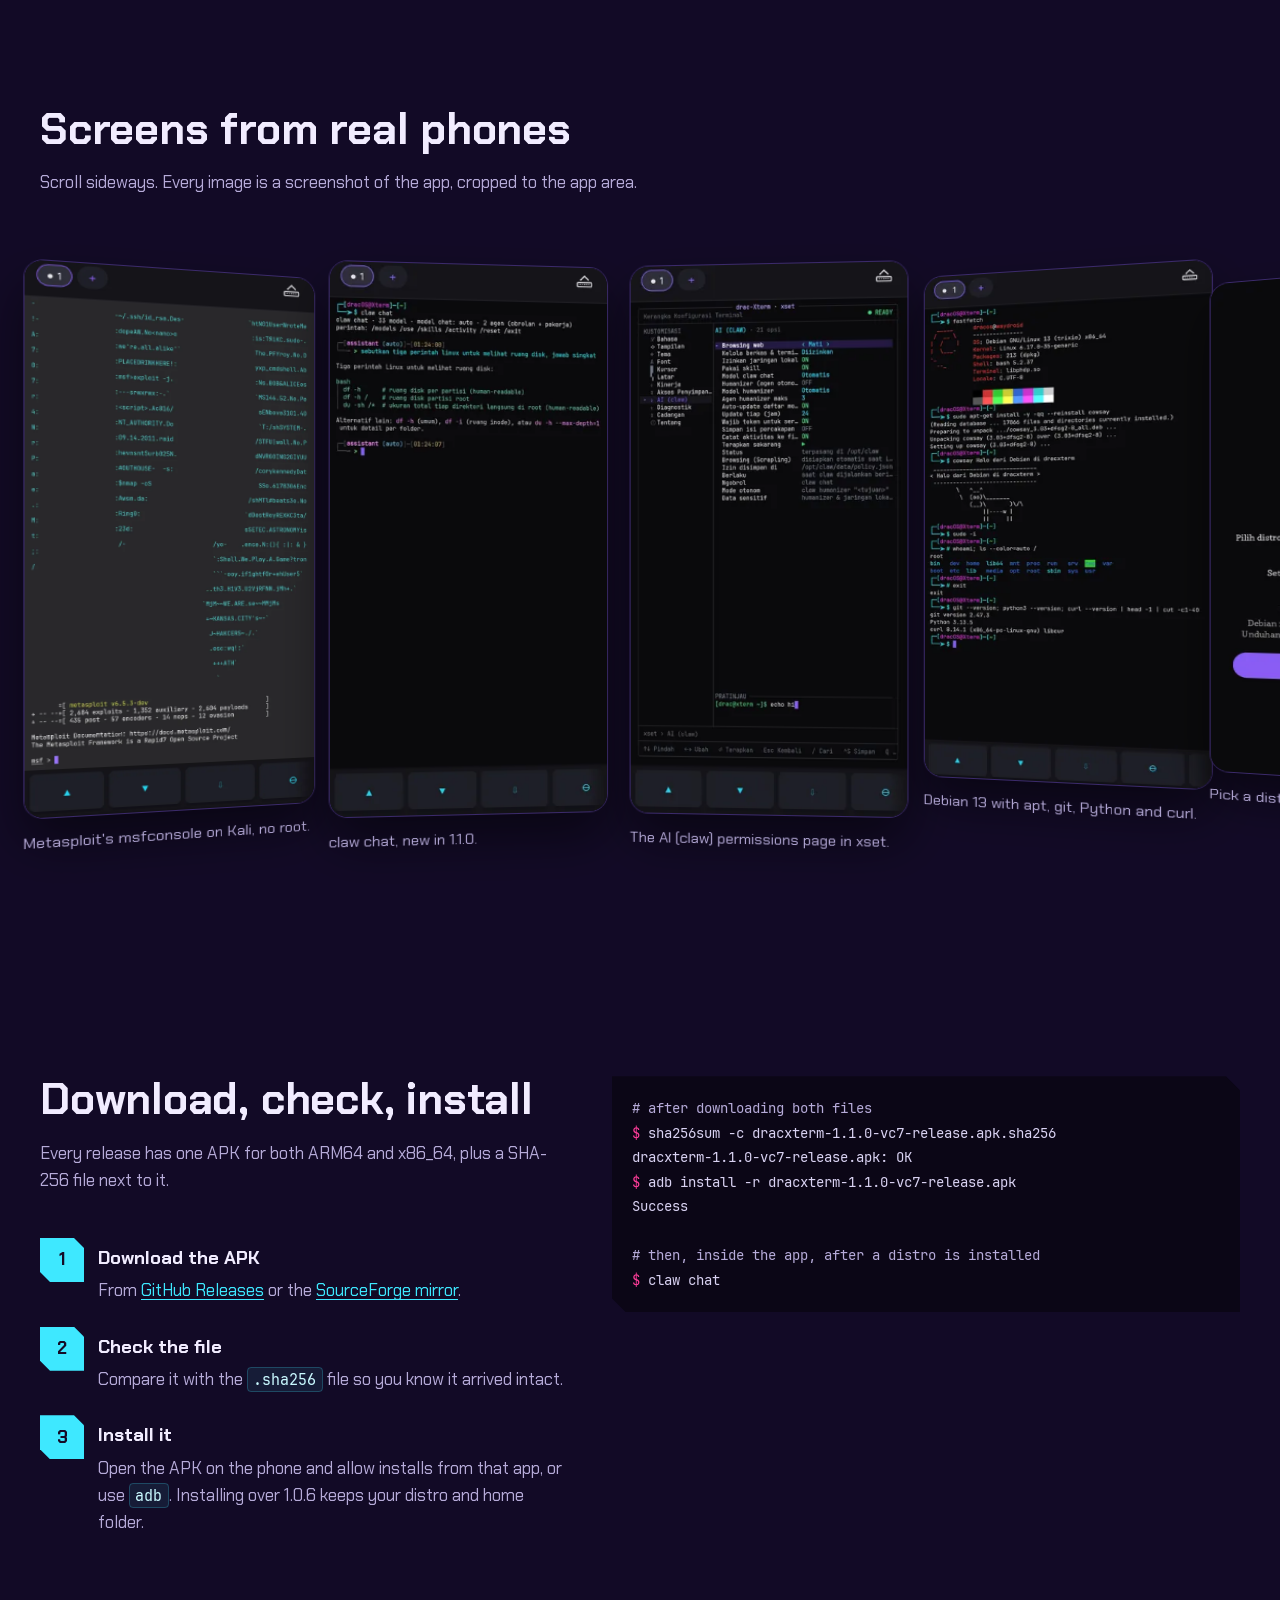
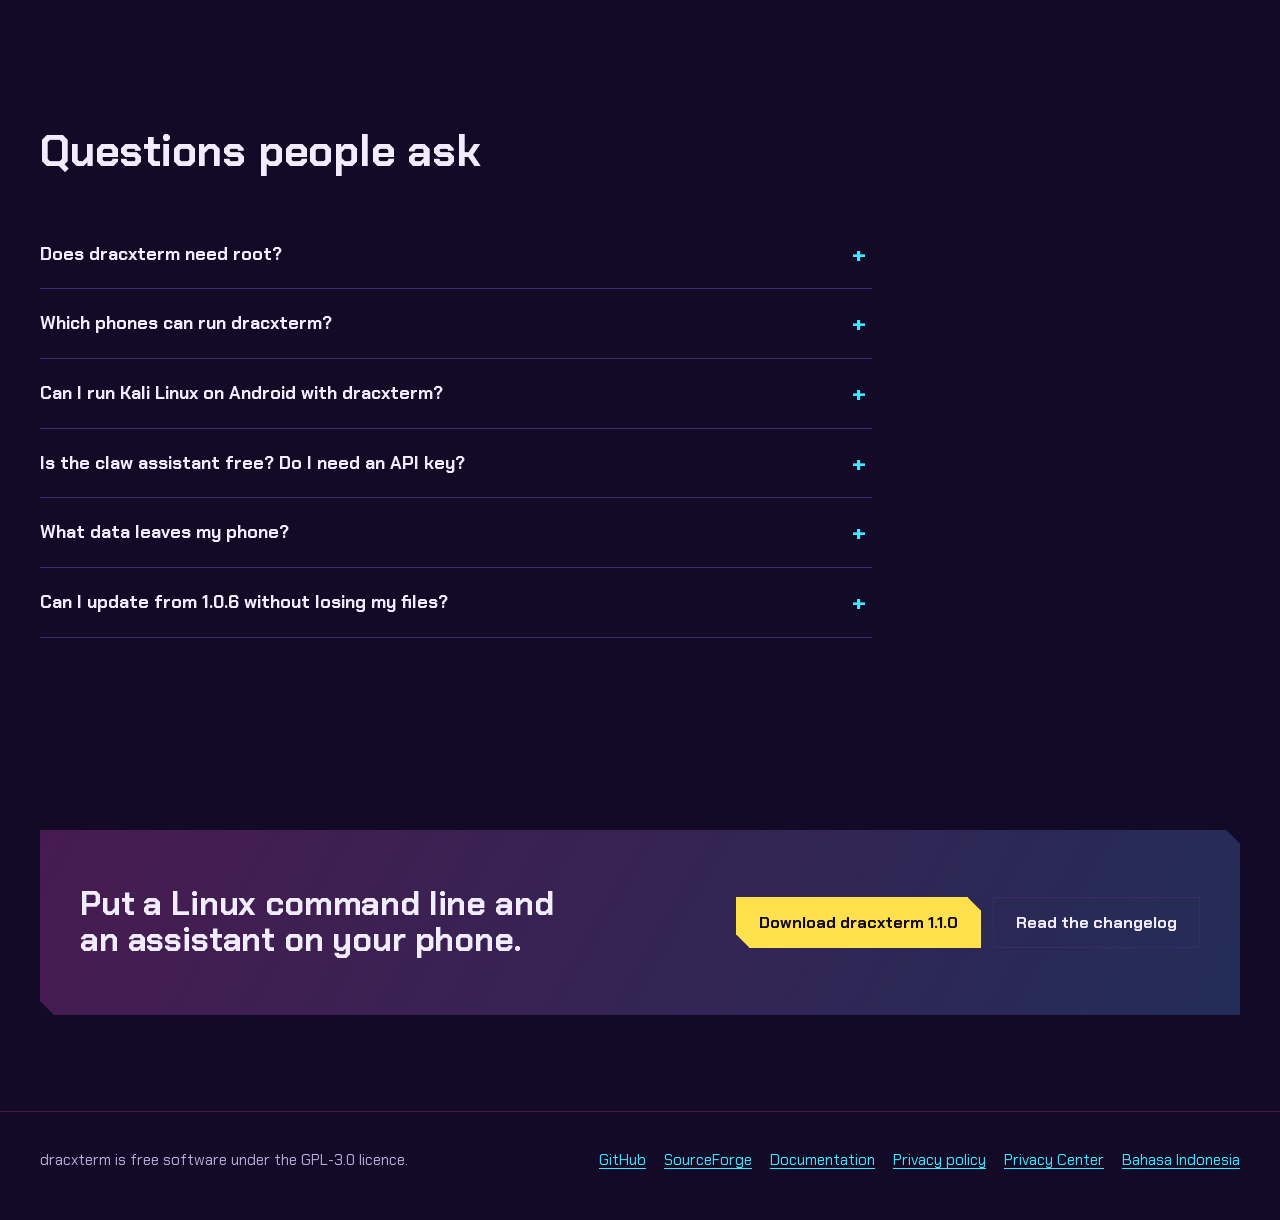
<file: dxterm/index.html>
<!doctype html>
<html lang="en">
<head>
  <meta charset="utf-8">
  <meta name="viewport" content="width=device-width, initial-scale=1, viewport-fit=cover">
  <title>dracxterm | Linux terminal for Android, no root, with an AI assistant</title>
  <meta name="description" content="Run Debian or Kali Linux on Android without root. dracxterm 1.1.0 is a free, open-source terminal with a built-in claw assistant, five workspaces, and no ads or tracking.">
  <meta name="keywords" content="dracxterm, dxterm, Android terminal, Linux on Android, no root, Kali Linux Android, Debian Android, terminal emulator, AI assistant terminal, claw">
  <meta name="author" content="ExsoKamabay">
  <meta name="robots" content="index,follow,max-image-preview:large,max-snippet:-1,max-video-preview:-1">
  <meta name="theme-color" content="#120a26">
  <meta name="color-scheme" content="dark">
  <link rel="canonical" href="https://exsokamabay.github.io/dxterm/">
  <link rel="alternate" hreflang="en" href="https://exsokamabay.github.io/dxterm/">
  <link rel="alternate" hreflang="id" href="https://exsokamabay.github.io/dxterm/id.html">
  <link rel="alternate" hreflang="x-default" href="https://exsokamabay.github.io/dxterm/">
  <link rel="icon" type="image/png" sizes="48x48" href="./favicon-48.png">
  <link rel="icon" type="image/png" sizes="192x192" href="./icon-192.png">
  <link rel="apple-touch-icon" href="./apple-touch-icon.png">

  <link rel="preload" as="font" type="font/woff2" href="./fonts/chakra-petch-700-latin.woff2" crossorigin>
  <link rel="preload" as="font" type="font/woff2" href="./fonts/chakra-petch-400-latin.woff2" crossorigin>
  <link rel="preload" as="image" href="./img/msfconsole-720.webp" type="image/webp">
  <link rel="stylesheet" href="./styles.css">

  <meta property="og:type" content="website">
  <meta property="og:site_name" content="dracxterm">
  <meta property="og:locale" content="en_US">
  <meta property="og:locale:alternate" content="id_ID">
  <meta property="og:title" content="dracxterm: Linux on Android, no root, with the claw assistant">
  <meta property="og:description" content="A free, open-source Android terminal that runs Debian or Kali in app storage. Version 1.1.0 adds claw, an assistant you can chat with in the terminal.">
  <meta property="og:url" content="https://exsokamabay.github.io/dxterm/">
  <meta property="og:image" content="https://exsokamabay.github.io/dxterm/og-image.png">
  <meta property="og:image:type" content="image/png">
  <meta property="og:image:width" content="1200">
  <meta property="og:image:height" content="630">
  <meta property="og:image:alt" content="dracxterm wordmark next to a phone running claw chat">
  <meta name="twitter:card" content="summary_large_image">
  <meta name="twitter:title" content="dracxterm: Linux terminal for Android, no root">
  <meta name="twitter:description" content="Run Debian or Kali on Android without rooting your phone, and ask the built-in claw assistant.">
  <meta name="twitter:image" content="https://exsokamabay.github.io/dxterm/og-image.png">
  <meta name="twitter:image:alt" content="dracxterm wordmark next to a phone running claw chat">

  <script type="application/ld+json">
  {
    "@context": "https://schema.org",
    "@graph": [
      {
        "@type": "WebSite",
        "@id": "https://exsokamabay.github.io/#website",
        "url": "https://exsokamabay.github.io/",
        "name": "ExsoKamabay",
        "inLanguage": ["en", "id"]
      },
      {
        "@type": "WebPage",
        "@id": "https://exsokamabay.github.io/dxterm/#webpage",
        "url": "https://exsokamabay.github.io/dxterm/",
        "name": "dracxterm | Linux terminal for Android, no root, with an AI assistant",
        "isPartOf": { "@id": "https://exsokamabay.github.io/#website" },
        "about": { "@id": "https://exsokamabay.github.io/dxterm/#app" },
        "primaryImageOfPage": "https://exsokamabay.github.io/dxterm/og-image.png",
        "inLanguage": "en",
        "dateModified": "2026-10-03",
        "breadcrumb": { "@id": "https://exsokamabay.github.io/dxterm/#breadcrumb" }
      },
      {
        "@type": "BreadcrumbList",
        "@id": "https://exsokamabay.github.io/dxterm/#breadcrumb",
        "itemListElement": [
          { "@type": "ListItem", "position": 1, "name": "ExsoKamabay", "item": "https://exsokamabay.github.io/" },
          { "@type": "ListItem", "position": 2, "name": "dracxterm", "item": "https://exsokamabay.github.io/dxterm/" }
        ]
      },
      {
        "@type": "MobileApplication",
        "@id": "https://exsokamabay.github.io/dxterm/#app",
        "name": "dracxterm",
        "alternateName": ["dxterm", "drac-Xterm"],
        "description": "Open-source Android terminal emulator that runs Debian 13 and Kali Linux without root on ARM64 and x86_64 devices, with the built-in claw assistant.",
        "applicationCategory": "DeveloperApplication",
        "applicationSubCategory": "Terminal emulator and rootless Linux environment",
        "operatingSystem": "Android 7.0 or later",
        "processorRequirements": "arm64-v8a or x86_64",
        "softwareVersion": "1.1.0",
        "fileSize": "33 MB",
        "datePublished": "2026-10-03",
        "url": "https://exsokamabay.github.io/dxterm/",
        "downloadUrl": "https://github.com/ExsoKamabay/dxterm/releases/latest",
        "installUrl": "https://github.com/ExsoKamabay/dxterm/releases/latest",
        "releaseNotes": "https://github.com/ExsoKamabay/dxterm/releases/tag/v1.1.0",
        "codeRepository": "https://github.com/ExsoKamabay/dxterm",
        "license": "https://www.gnu.org/licenses/gpl-3.0.html",
        "isAccessibleForFree": true,
        "image": "https://exsokamabay.github.io/dxterm/icon-512.png",
        "screenshot": [
          "https://exsokamabay.github.io/dxterm/img/msfconsole-720.webp",
          "https://exsokamabay.github.io/dxterm/img/claw-chat-720.webp",
          "https://exsokamabay.github.io/dxterm/img/xset-claw-720.webp",
          "https://exsokamabay.github.io/dxterm/img/debian-terminal-720.webp",
          "https://exsokamabay.github.io/dxterm/img/pick-distro-720.webp"
        ],
        "featureList": [
          "Run Kali tools without root: nmap, and the Metasploit console (msfconsole)",
          "Debian 13 and Kali Linux (Nano, Minimal, Full) without root",
          "claw assistant: chat and give tasks in the terminal using free model services",
          "Up to five workspaces, each with its own shell",
          "Truecolor, UTF-8 and CJK text, mouse support, hardware keyboard with Ctrl, Alt and F-keys",
          "xset settings drawn inside the terminal, in six languages",
          "No ads, analytics, trackers, or account"
        ],
        "inLanguage": ["en", "id"],
        "offers": { "@type": "Offer", "price": "0", "priceCurrency": "USD" },
        "author": { "@type": "Person", "name": "ExsoKamabay", "url": "https://github.com/ExsoKamabay" },
        "sameAs": [
          "https://github.com/ExsoKamabay/dxterm",
          "https://sourceforge.net/projects/dxterm/"
        ]
      },
      {
        "@type": "FAQPage",
        "@id": "https://exsokamabay.github.io/dxterm/#faq",
        "mainEntity": [
          { "@type": "Question", "name": "Does dracxterm need root?",
            "acceptedAnswer": { "@type": "Answer", "text": "No. Linux runs inside the app's own storage through a rootless engine. The root account you see inside the distro is simulated and only applies there." } },
          { "@type": "Question", "name": "Which phones can run dracxterm?",
            "acceptedAnswer": { "@type": "Answer", "text": "Android 7.0 or newer on a 64-bit ARM (arm64-v8a) or x86_64 processor, which covers most phones plus emulators, WayDroid and ChromeOS. 32-bit devices are not supported." } },
          { "@type": "Question", "name": "Can I run Kali Linux on Android with dracxterm?",
            "acceptedAnswer": { "@type": "Answer", "text": "Yes. Kali Nano, Kali Minimal and Kali Full are in the catalogue for ARM64. Kali Full needs about 9.5 GB once installed. nmap works with connect scans; options that need raw sockets, such as -sS and -O, are not available." } },
          { "@type": "Question", "name": "Is the claw assistant free? Do I need an API key?",
            "acceptedAnswer": { "@type": "Answer", "text": "claw uses free model services that work without an account, so no key is needed. If you have a key for Groq, OpenRouter, Google AI Studio, Cerebras or NVIDIA, set it and those models join the pool. Free services can be busy or change without notice." } },
          { "@type": "Question", "name": "What data leaves my phone?",
            "acceptedAnswer": { "@type": "Answer", "text": "There are no analytics, ads or trackers, and nothing is sent to the developer. The app goes online to download the distro you pick and to set up Python and Scrapling for claw's web browsing, which you can switch off. When you use claw, your messages go to a model service." } },
          { "@type": "Question", "name": "Can I update from 1.0.6 without losing my files?",
            "acceptedAnswer": { "@type": "Answer", "text": "Yes. Version 1.1.0 is signed with the same key, so it installs over 1.0.6 and keeps your distro and home folder." } }
        ]
      }
    ]
  }
  </script>
</head>
<body>
  <a class="skip-link" href="#main">Skip to content</a>

  <header class="site-header">
    <nav class="nav wrap" aria-label="Primary">
      <a class="brand" href="./" aria-label="dracxterm home">drac<span>x</span>term</a>
      <div class="nav-links">
        <a class="optional" href="#claw">What's new</a>
        <a class="optional" href="#features">Features</a>
        <a class="optional" href="#screenshots">Screenshots</a>
        <a class="optional" href="#install">Install</a>
        <a class="optional" href="#faq">FAQ</a>
        <a class="lang" href="./id.html" hreflang="id" lang="id">Bahasa Indonesia</a>
      </div>
    </nav>
  </header>

  <main id="main">
    <section class="hero wrap" aria-labelledby="hero-title">
      <div class="hero-copy">
        <h1 id="hero-title">Run Debian or Kali on your Android phone. No root.</h1>
        <p class="lead">dracxterm opens straight to a shell. When you want more, it installs a full Linux distro inside its own storage, and version 1.1.0 adds claw: an assistant you can chat with and put to work in the same terminal.</p>
        <div class="actions">
          <a class="btn btn-primary cut" href="https://github.com/ExsoKamabay/dxterm/releases/latest">Download APK <small>v1.1.0, 33 MB</small></a>
          <a class="btn cut" href="https://sourceforge.net/projects/dxterm/files/">SourceForge mirror</a>
          <a class="btn cut" href="https://github.com/ExsoKamabay/dxterm">Source code</a>
        </div>
        <ul class="specs" aria-label="Requirements">
          <li>Android 7.0 and newer</li>
          <li>ARM64 and x86_64</li>
          <li>Free and open source, GPL-3.0</li>
          <li>No ads, no account</li>
        </ul>
      </div>

      <div class="scene">
        <canvas class="matrix" aria-hidden="true"></canvas>
        <div class="scanlines" aria-hidden="true"></div>
        <div class="stage">
          <div class="layer glow" aria-hidden="true"></div>
          <div class="layer chip chip-a cut" aria-hidden="true"><b>$</b> claw chat</div>
          <div class="layer chip chip-b cut" aria-hidden="true"><b>$</b> msfconsole</div>
          <div class="layer chip chip-c cut" aria-hidden="true"><b>$</b> xset claw</div>
          <figure class="layer phone">
            <div class="phone-frame">
              <img src="./img/msfconsole-720.webp" srcset="./img/msfconsole-360.webp 360w, ./img/msfconsole-720.webp 720w" sizes="(max-width: 560px) 60vw, 300px" width="720" height="1440" alt="The Metasploit Framework console (msfconsole) running in dracxterm on Kali Linux on an Android phone" fetchpriority="high">
            </div>
          </figure>
        </div>
      </div>
    </section>

    <hr class="rule">

    <section class="section" id="claw" aria-labelledby="claw-title">
      <div class="wrap">
        <div class="section-head">
          <h2 id="claw-title">New in 1.1.0: ask claw, right in the terminal</h2>
          <p>Type <code>claw chat</code> in an installed distro and write what you need in plain words. The answer lands in the same terminal, and while the model works the screen tells you what it is doing, such as which file it is writing.</p>
        </div>
        <div class="claw">
          <div>
            <div class="term cut">
              <div class="term-bar" aria-hidden="true"><i></i><i></i><i></i><span>dracxterm, workspace 1</span></div>
              <pre data-replay="replay-en" aria-label="Recorded claw chat session"><span class="p">┌─[dracOS@Xterm]─[~]</span>
<span class="c">└─➤$</span> claw chat
claw chat · 33 model · model chat: auto · 2 agen (obrolan + pekerja)
perintah: /models /use /skills /activity /reset /exit

<span class="m">┌[</span><span class="p">assistant</span> <span class="c">(auto)</span><span class="m">]─[</span><span class="y">01:24:00</span><span class="m">]</span>
<span class="m">└─</span> <span class="g">&gt;</span> <span class="c">sebutkan tiga perintah linux untuk melihat ruang disk, jawab singkat</span>

Tiga perintah Linux untuk melihat ruang disk:

<span class="g">  df -h      # ruang disk per partisi (human-readable)
  df -h /    # ruang disk partisi root
  du -sh /*  # ukuran total tiap direktori langsung di root</span>

Alternatif lain: <span class="p">df -h</span> (umum), <span class="p">df -i</span> (ruang inode), atau <span class="p">du -h --max-depth=1</span> untuk detail per folder.</pre>
              <template id="replay-en">
                <span data-line="typed" data-text="claw chat"><span class="p">┌─[dracOS@Xterm]─[~]</span>
<span class="c">└─➤$</span> </span>
                <span data-line="out" data-pause="400">claw chat · 33 model · model chat: auto · 2 agen (obrolan + pekerja)</span>
                <span data-line="out">perintah: /models /use /skills /activity /reset /exit</span>
                <span data-line="out"></span>
                <span data-line="typed" data-text="sebutkan tiga perintah linux untuk melihat ruang disk, jawab singkat"><span class="m">┌[</span><span class="p">assistant</span> <span class="c">(auto)</span><span class="m">]─[</span><span class="y">01:24:00</span><span class="m">]</span>
<span class="m">└─</span> <span class="g">&gt;</span> </span>
                <span data-line="out" data-pause="1400"></span>
                <span data-line="out">Tiga perintah Linux untuk melihat ruang disk:</span>
                <span data-line="out"></span>
                <span data-line="out" class="g">  df -h      # ruang disk per partisi (human-readable)</span>
                <span data-line="out" class="g">  df -h /    # ruang disk partisi root</span>
                <span data-line="out" class="g">  du -sh /*  # ukuran total tiap direktori langsung di root</span>
                <span data-line="out"></span>
                <span data-line="out">Alternatif lain: <span class="p">df -h</span> (umum), <span class="p">df -i</span> (ruang inode), atau <span class="p">du -h --max-depth=1</span> untuk detail per folder.</span>
              </template>
            </div>
            <p class="term-note">A real session, recorded on 3 October 2026 on an Android 15 phone running dracxterm 1.1.0. The question, in Indonesian, asks for three commands that show disk space.</p>
          </div>
          <ul class="points">
            <li>
              <h3>No account to create</h3>
              <p>claw talks to free model services that need no sign-up: LLM7, Kilo Gateway, Pollinations, OVHcloud AI Endpoints and OpenCode Zen. When one model is busy it moves to another. On our test phone it had 33 models to pick from.</p>
            </li>
            <li>
              <h3>You decide what it may touch</h3>
              <p><code>xset claw</code> controls whether claw may open web pages, read and change files and run commands, reach your local network, or use skills. Files and commands start switched off, and opening a page asks first.</p>
            </li>
            <li>
              <h3>Humanizer mode for bigger goals</h3>
              <p><code>claw humanizer "goal"</code> splits a goal across several agents and keeps working until you switch it off. A monitor tab opens beside your work so you can watch what they do.</p>
            </li>
            <li>
              <h3>Know where your words go</h3>
              <p>What you type to claw is sent to those model services. Keep passwords and personal data out of the chat.</p>
            </li>
          </ul>
        </div>
      </div>
    </section>

    <section class="section" id="features" aria-labelledby="features-title">
      <div class="wrap">
        <div class="section-head">
          <h2 id="features-title">A real terminal first, a full Linux system when you need it</h2>
          <p>Full-screen programs such as nano, vim and htop draw the way they do on a computer. Linux runs through a rootless engine that ships inside the APK, so there is nothing else to install.</p>
        </div>
        <div class="grid">
          <article class="panel panel-wide cut">
            <h3>Debian and Kali without rooting Android</h3>
            <p>Pick a distro on first launch. Each download is checked against a SHA-256 fingerprint stored in the app before anything is unpacked, then <code>sudo</code>, <code>apt</code> and <code>dpkg</code> work as usual.</p>
            <table class="distros">
              <caption class="sr-only">Distributions in the catalogue</caption>
              <thead><tr><th scope="col">Distro</th><th scope="col">Download</th><th scope="col">Installed</th></tr></thead>
              <tbody>
                <tr><td>Debian 13 (trixie) <span class="arch">arm64</span></td><td>35 MB</td><td>400 MB</td></tr>
                <tr><td>Kali Linux Nano <span class="arch">arm64</span></td><td>198 MB</td><td>1.0 GB</td></tr>
                <tr><td>Kali Linux Minimal <span class="arch">arm64</span></td><td>137 MB</td><td>1.0 GB</td></tr>
                <tr><td>Kali Linux Full <span class="arch">arm64</span></td><td>1.8 GB</td><td>9.5 GB</td></tr>
                <tr><td>Debian 13 (trixie) <span class="arch">x86_64</span></td><td>89 MB</td><td>about 700 MB</td></tr>
              </tbody>
            </table>
            <p>You log in as the normal user <code>dracos</code>. <code>sudo -i</code> gives a root shell that only exists inside the app.</p>
          </article>
          <article class="panel panel-tall cut">
            <h3>Private by default</h3>
            <p>No ads, analytics, trackers or account, and nothing is sent to the developer.</p>
            <p>The app goes online for three things. It downloads the distro you choose, sets up Python and Scrapling so claw can open web pages (you can switch that off), and sends your claw messages to a model service.</p>
            <p>Phone storage access is never requested at launch. Turn it on in <code>xset</code> and it appears at <code>~/sdcard</code>.</p>
            <p><a href="../Privacy-Policy/dracxterm/dracxterm-v1.1.0.html">Read the privacy policy for 1.1.0</a></p>
          </article>
          <article class="panel panel-third cut">
            <h3>Built for real command-line work</h3>
            <p>Truecolor, UTF-8 with CJK, mouse support for htop and mc, and a hardware keyboard that sends Ctrl, Alt, Shift and F1 to F12. You can scroll back and read while a program keeps printing.</p>
          </article>
          <article class="panel panel-third cut">
            <h3>Five workspaces</h3>
            <p>Each one keeps its own shell, directory and history. Swipe to switch. Sessions keep running when you leave the app.</p>
          </article>
          <article class="panel panel-wide cut">
            <h3>Settings drawn inside the terminal, in six languages</h3>
            <p>Type <code>xset</code> for themes, fonts, cursor, scrollback, storage access, claw permissions and diagnostics. Changes show up as you make them, and Back closes the panel.</p>
            <ul class="langs" aria-label="xset languages">
              <li lang="id">Indonesia</li><li lang="en">English</li><li lang="zh">中文</li><li lang="vi">Tiếng Việt</li><li lang="ru">Русский</li><li lang="hi">हिन्दी</li>
            </ul>
          </article>
          <article class="panel panel-third cut">
            <h3>Kali tools that used to fail now run</h3>
            <p><code>msfconsole</code> opens the Metasploit Framework, <code>sudo nmap</code> scans, <code>sudo</code> stops warning about the host name, and <code>date</code> follows the phone's clock.</p>
          </article>
        </div>
      </div>
    </section>

    <section class="section" id="screenshots" aria-labelledby="shots-title">
      <div class="wrap">
        <div class="section-head">
          <h2 id="shots-title">Screens from real phones</h2>
          <p>Scroll sideways. Every image is a screenshot of the app, cropped to the app area.</p>
        </div>
      </div>
      <div class="shots" tabindex="0" aria-label="Screenshots, scroll horizontally">
        <figure class="shot"><img src="./img/msfconsole-360.webp" srcset="./img/msfconsole-360.webp 360w, ./img/msfconsole-720.webp 720w" sizes="270px" width="360" height="720" loading="lazy" alt="The Metasploit console (msfconsole) running in dracxterm on Kali Linux"><figcaption>Metasploit's msfconsole on Kali, no root.</figcaption></figure>
        <figure class="shot"><img src="./img/claw-chat-360.webp" srcset="./img/claw-chat-360.webp 360w, ./img/claw-chat-720.webp 720w" sizes="270px" width="360" height="720" loading="lazy" alt="claw chat answering a question in dracxterm"><figcaption>claw chat, new in 1.1.0.</figcaption></figure>
        <figure class="shot"><img src="./img/xset-claw-360.webp" srcset="./img/xset-claw-360.webp 360w, ./img/xset-claw-720.webp 720w" sizes="270px" width="360" height="720" loading="lazy" alt="The AI (claw) page in xset, listing what claw is allowed to do"><figcaption>The AI (claw) permissions page in xset.</figcaption></figure>
        <figure class="shot"><img src="./img/debian-terminal-360.webp" srcset="./img/debian-terminal-360.webp 360w, ./img/debian-terminal-720.webp 720w" sizes="270px" width="360" height="683" loading="lazy" alt="Debian 13 running fastfetch and apt commands inside dracxterm"><figcaption>Debian 13 with apt, git, Python and curl.</figcaption></figure>
        <figure class="shot"><img src="./img/pick-distro-360.webp" srcset="./img/pick-distro-360.webp 360w, ./img/pick-distro-720.webp 720w" sizes="270px" width="360" height="683" loading="lazy" alt="Distribution picker showing images that match the phone's processor"><figcaption>Pick a distro that matches your phone.</figcaption></figure>
        <figure class="shot"><img src="./img/sudo-deb-360.webp" srcset="./img/sudo-deb-360.webp 360w, ./img/sudo-deb-720.webp 720w" sizes="270px" width="360" height="683" loading="lazy" alt="sudo -i root shell installing a .deb package with dpkg"><figcaption>A root shell and a .deb package installed with dpkg.</figcaption></figure>
        <figure class="shot"><img src="./img/htop-workspace-360.webp" srcset="./img/htop-workspace-360.webp 360w, ./img/htop-workspace-720.webp 720w" sizes="270px" width="360" height="683" loading="lazy" alt="htop running full screen in a second workspace"><figcaption>htop in a second workspace.</figcaption></figure>
        <figure class="shot"><img src="./img/color-utf8-360.webp" srcset="./img/color-utf8-360.webp 360w, ./img/color-utf8-720.webp 720w" sizes="270px" width="360" height="683" loading="lazy" alt="ANSI colours, truecolor, emoji and CJK text rendered in dracxterm"><figcaption>Truecolor and full UTF-8.</figcaption></figure>
        <figure class="shot"><img src="./img/xset-appearance-360.webp" srcset="./img/xset-appearance-360.webp 360w, ./img/xset-appearance-720.webp 720w" sizes="270px" width="360" height="683" loading="lazy" alt="xset appearance page with theme, font and cursor settings"><figcaption>Theme, font and cursor in xset.</figcaption></figure>
      </div>
    </section>

    <section class="section" id="install" aria-labelledby="install-title">
      <div class="install wrap">
        <div>
          <div class="section-head">
            <h2 id="install-title">Download, check, install</h2>
            <p>Every release has one APK for both ARM64 and x86_64, plus a SHA-256 file next to it.</p>
          </div>
          <ol class="steps">
            <li><div><h3>Download the APK</h3><p>From <a href="https://github.com/ExsoKamabay/dxterm/releases/latest">GitHub Releases</a> or the <a href="https://sourceforge.net/projects/dxterm/files/">SourceForge mirror</a>.</p></div></li>
            <li><div><h3>Check the file</h3><p>Compare it with the <code>.sha256</code> file so you know it arrived intact.</p></div></li>
            <li><div><h3>Install it</h3><p>Open the APK on the phone and allow installs from that app, or use <code>adb</code>. Installing over 1.0.6 keeps your distro and home folder.</p></div></li>
          </ol>
        </div>
        <pre class="cmd cut" aria-label="Installation commands"><span class="c"># after downloading both files</span>
<span class="p">$</span> sha256sum -c dracxterm-1.1.0-vc7-release.apk.sha256
dracxterm-1.1.0-vc7-release.apk: OK
<span class="p">$</span> adb install -r dracxterm-1.1.0-vc7-release.apk
Success

<span class="c"># then, inside the app, after a distro is installed</span>
<span class="p">$</span> claw chat</pre>
      </div>
    </section>

    <section class="section" id="faq" aria-labelledby="faq-title">
      <div class="wrap">
        <div class="section-head"><h2 id="faq-title">Questions people ask</h2></div>
        <div class="faq">
          <details><summary>Does dracxterm need root?</summary><p>No. Linux runs inside the app's own storage through a rootless engine. The root account you see inside the distro is simulated and only applies there.</p></details>
          <details><summary>Which phones can run dracxterm?</summary><p>Android 7.0 or newer on a 64-bit ARM (arm64-v8a) or x86_64 processor, which covers most phones plus emulators, WayDroid and ChromeOS. 32-bit devices are not supported.</p></details>
          <details><summary>Can I run Kali Linux on Android with dracxterm?</summary><p>Yes. Kali Nano, Kali Minimal and Kali Full are in the catalogue for ARM64. Kali Full needs about 9.5 GB once installed. <code>nmap</code> works with connect scans; options that need raw sockets, such as <code>-sS</code> and <code>-O</code>, are not available.</p></details>
          <details><summary>Is the claw assistant free? Do I need an API key?</summary><p>claw uses free model services that work without an account, so no key is needed. If you have a key for Groq, OpenRouter, Google AI Studio, Cerebras or NVIDIA, set it (for example <code>GROQ_API_KEY</code>) and those models join the pool. Free services can be busy or change without notice.</p></details>
          <details><summary>What data leaves my phone?</summary><p>There are no analytics, ads or trackers, and nothing is sent to the developer. The app goes online to download the distro you pick and to set up Python and Scrapling for claw's web browsing, which you can switch off in <code>xset claw</code>. When you use claw, your messages go to a model service. Details are in the <a href="../Privacy-Policy/dracxterm/dracxterm-v1.1.0.html">privacy policy</a>.</p></details>
          <details><summary>Can I update from 1.0.6 without losing my files?</summary><p>Yes. Version 1.1.0 is signed with the same key, so it installs over 1.0.6 and keeps your distro and home folder.</p></details>
        </div>
      </div>
    </section>

    <section class="section">
      <div class="wrap">
        <div class="callout cut">
          <h2>Put a Linux command line and an assistant on your phone.</h2>
          <div class="actions">
            <a class="btn btn-primary cut" href="https://github.com/ExsoKamabay/dxterm/releases/latest">Download dracxterm 1.1.0</a>
            <a class="btn cut" href="https://github.com/ExsoKamabay/dxterm/blob/main/CHANGELOG.md">Read the changelog</a>
          </div>
        </div>
      </div>
    </section>
  </main>

  <footer class="site-footer">
    <div class="footer-row wrap">
      <p>dracxterm is free software under the GPL-3.0 licence.</p>
      <nav class="footer-links" aria-label="Footer">
        <a href="https://github.com/ExsoKamabay/dxterm">GitHub</a>
        <a href="https://sourceforge.net/projects/dxterm/">SourceForge</a>
        <a href="https://github.com/ExsoKamabay/dxterm/blob/main/README.md">Documentation</a>
        <a href="../Privacy-Policy/dracxterm/dracxterm-v1.1.0.html">Privacy policy</a>
        <a href="../">Privacy Center</a>
        <a href="./id.html" hreflang="id" lang="id">Bahasa Indonesia</a>
      </nav>
    </div>
  </footer>

  <script src="./app.js" defer></script>
</body>
</html>
</file>
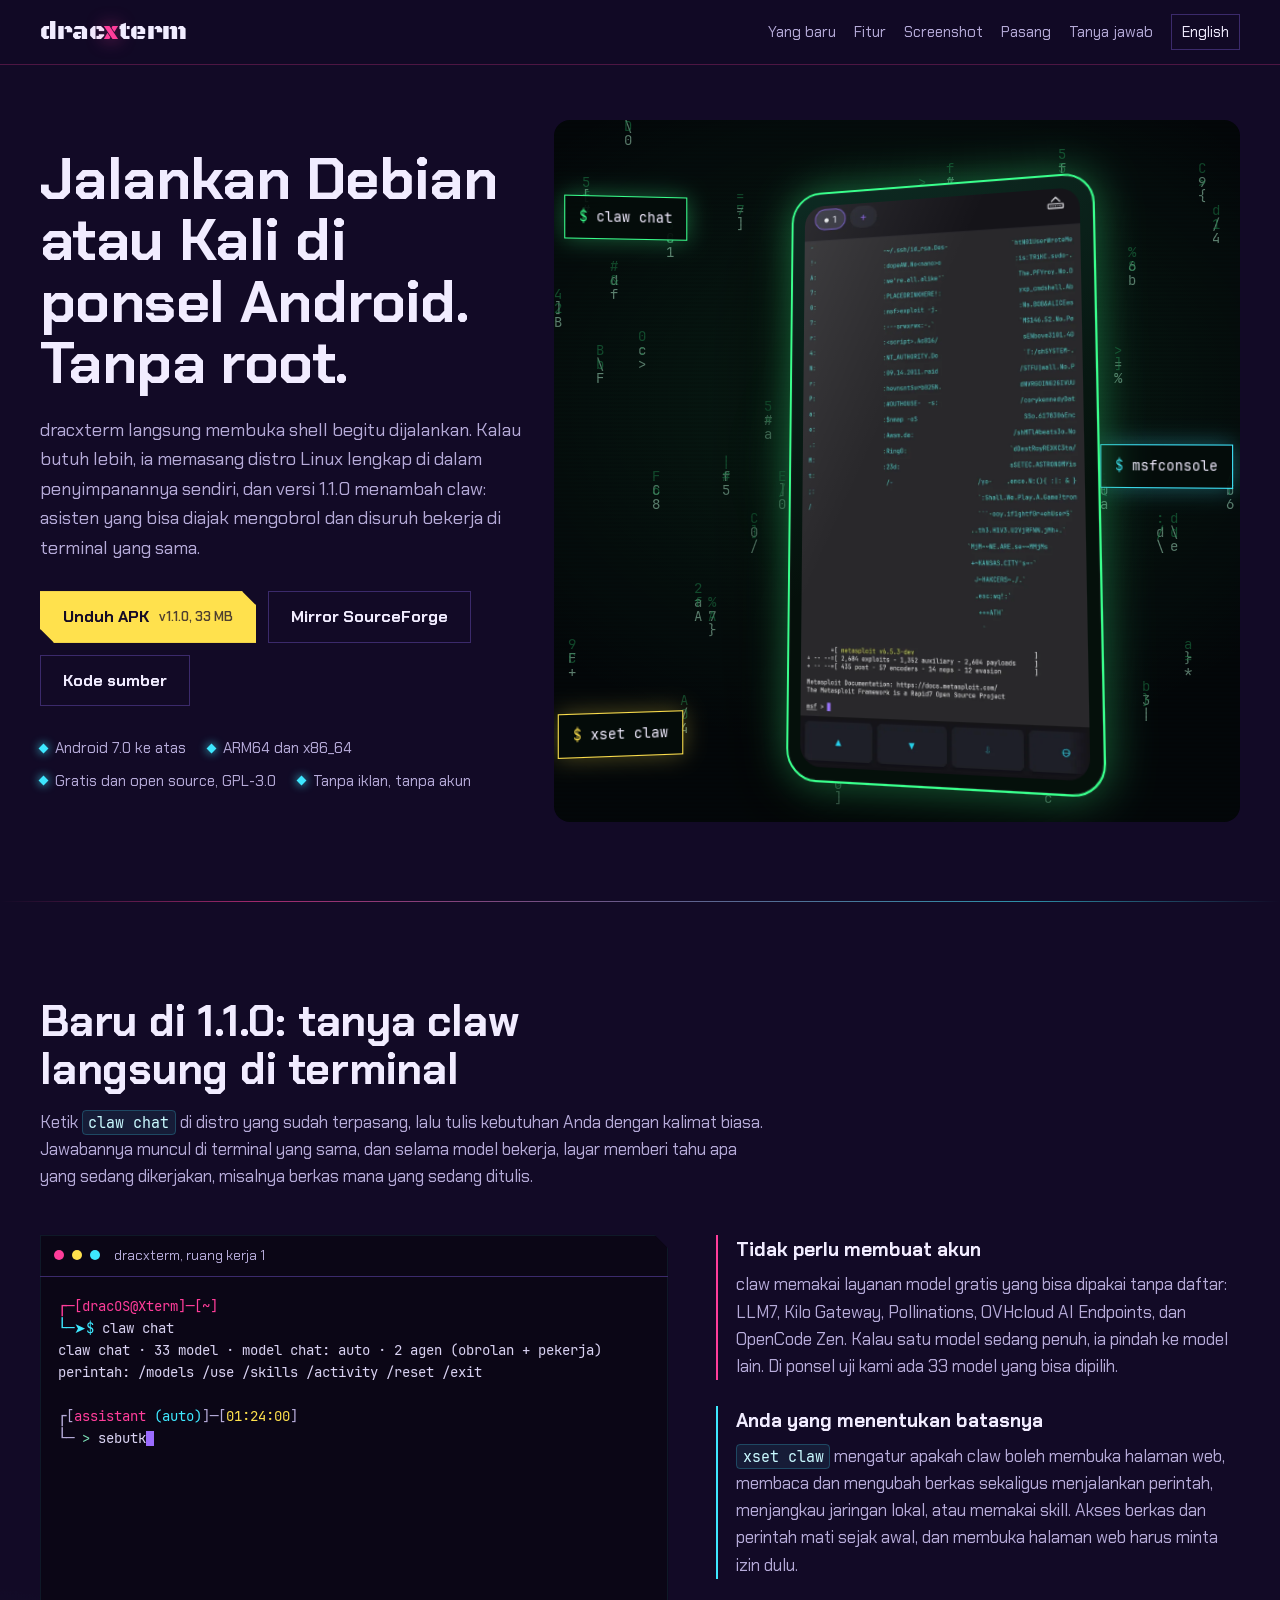
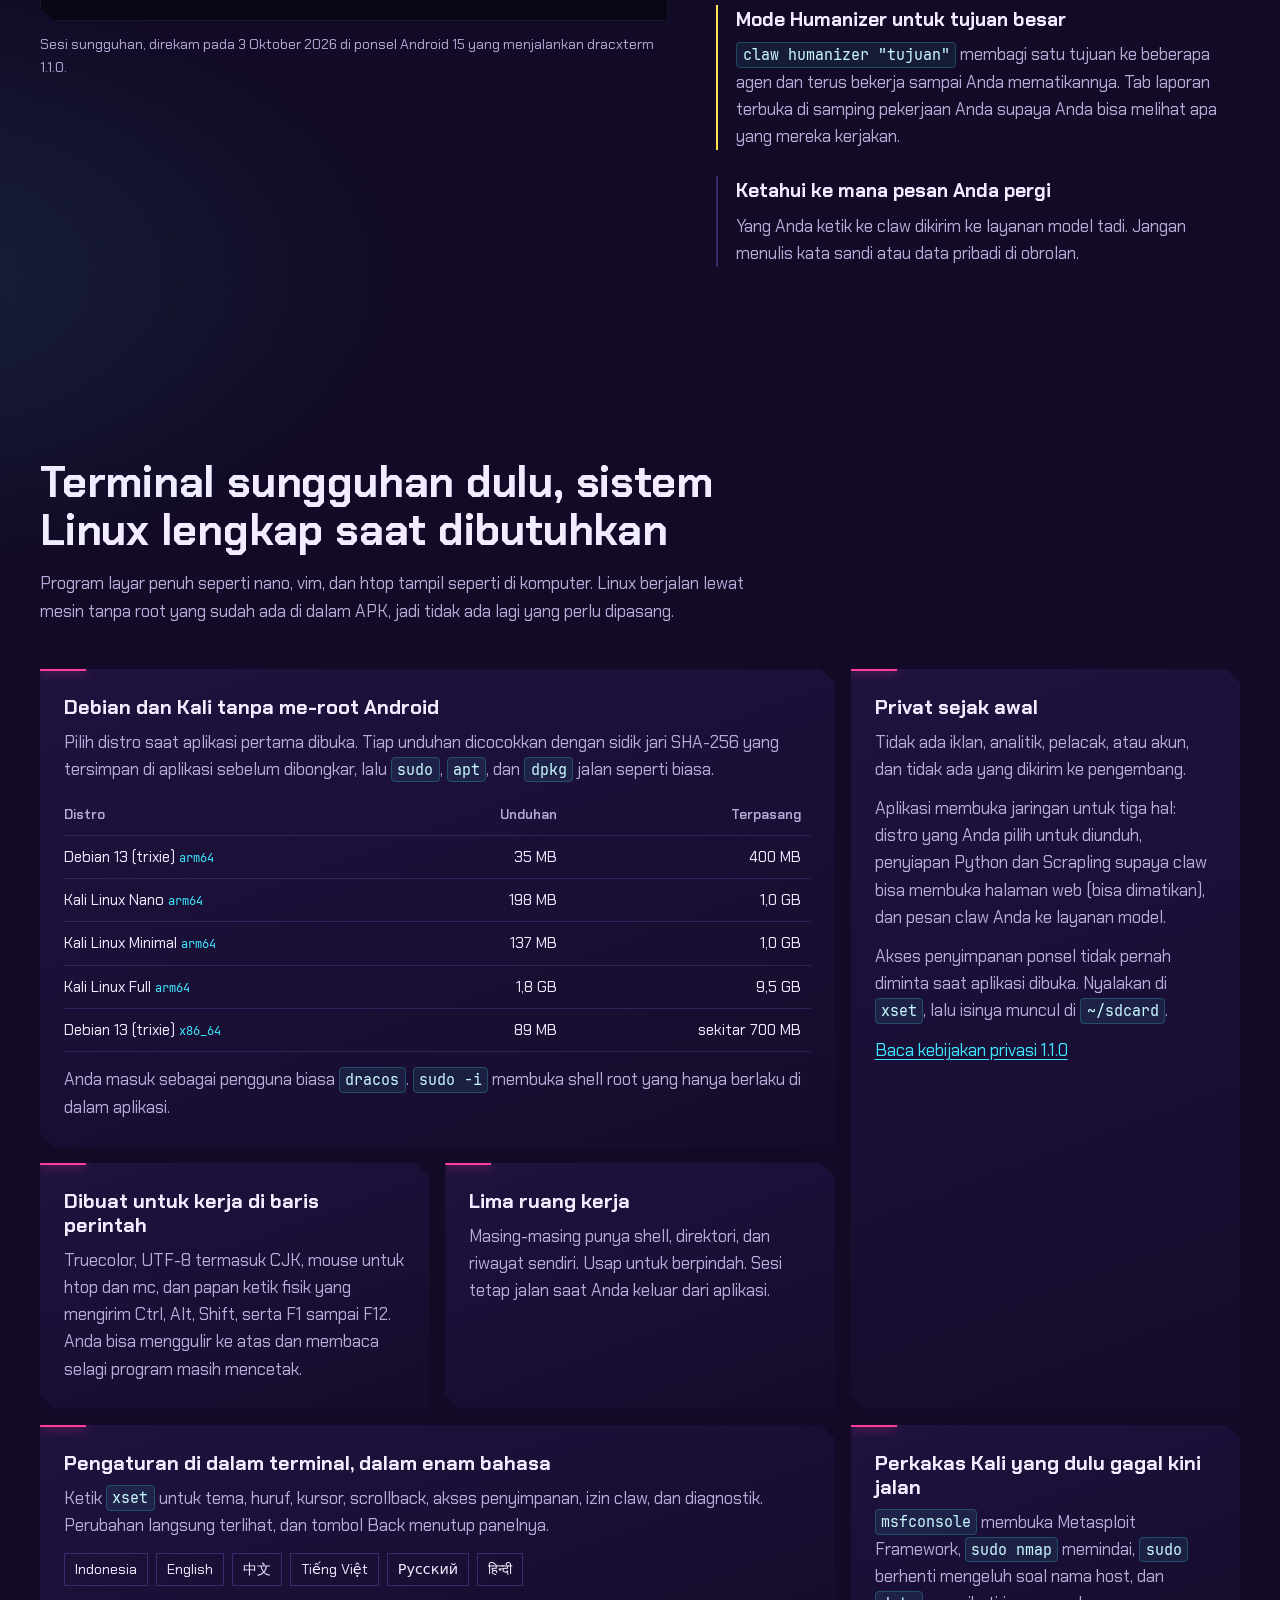
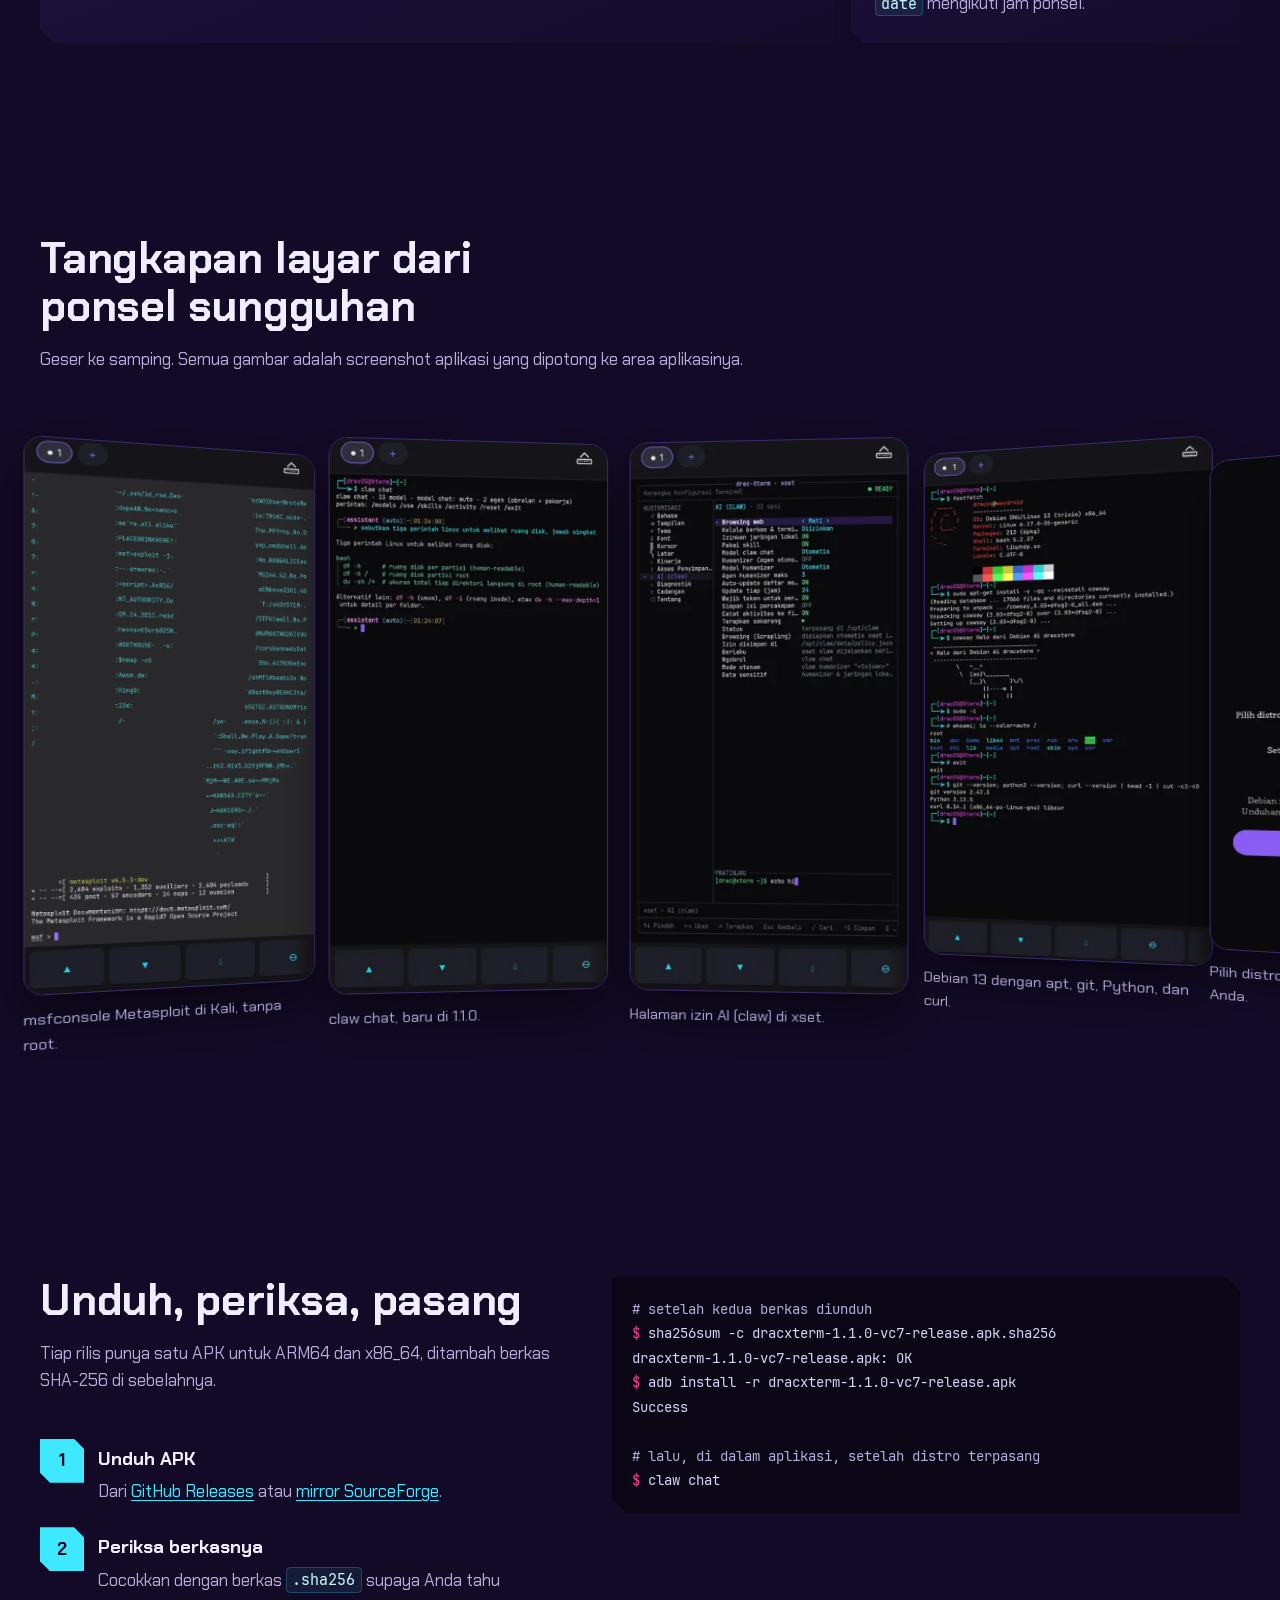
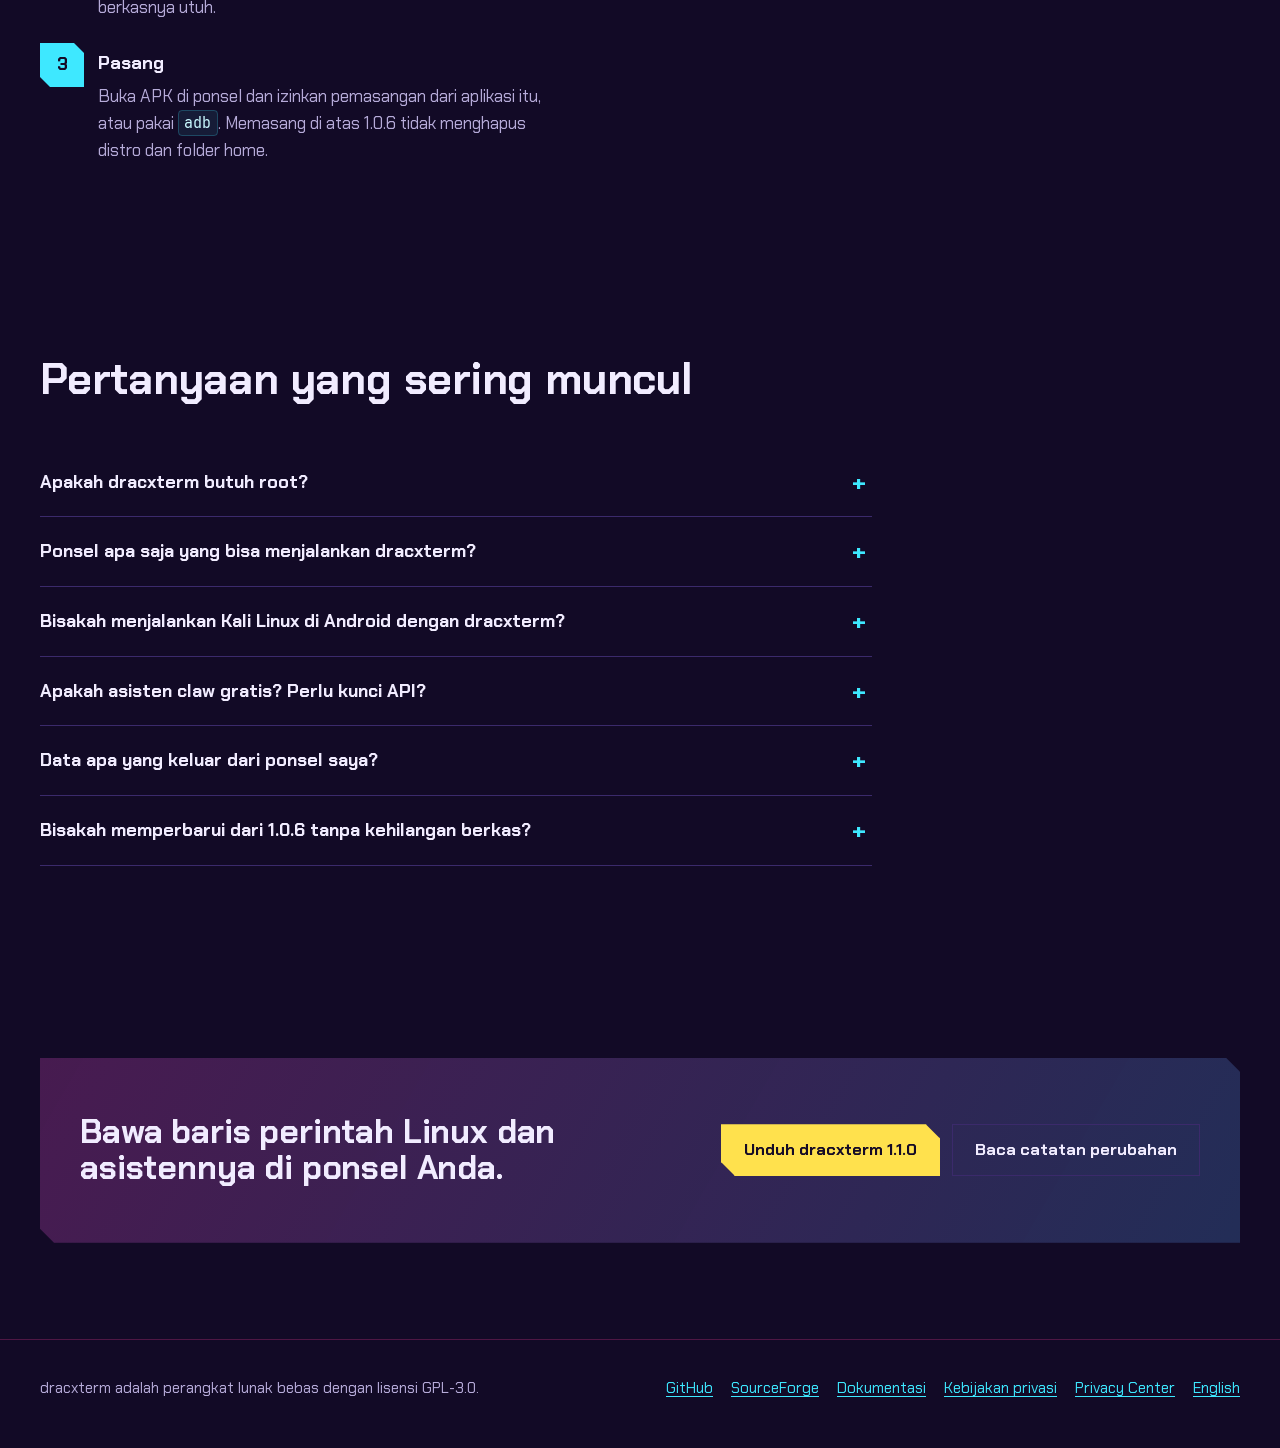
<file: dxterm/id.html>
<!doctype html>
<html lang="id">
<head>
  <meta charset="utf-8">
  <meta name="viewport" content="width=device-width, initial-scale=1, viewport-fit=cover">
  <title>dracxterm | Terminal Linux Android tanpa root, dengan asisten AI</title>
  <meta name="description" content="Jalankan Debian atau Kali Linux di Android tanpa root. dracxterm 1.1.0 adalah terminal gratis dan open source dengan asisten claw, lima ruang kerja, tanpa iklan dan pelacak.">
  <meta name="keywords" content="dracxterm, dxterm, terminal Android, Linux di Android, tanpa root, Kali Linux Android, Debian Android, emulator terminal, asisten AI terminal, claw">
  <meta name="author" content="ExsoKamabay">
  <meta name="robots" content="index,follow,max-image-preview:large,max-snippet:-1,max-video-preview:-1">
  <meta name="theme-color" content="#120a26">
  <meta name="color-scheme" content="dark">
  <link rel="canonical" href="https://exsokamabay.github.io/dxterm/id.html">
  <link rel="alternate" hreflang="en" href="https://exsokamabay.github.io/dxterm/">
  <link rel="alternate" hreflang="id" href="https://exsokamabay.github.io/dxterm/id.html">
  <link rel="alternate" hreflang="x-default" href="https://exsokamabay.github.io/dxterm/">
  <link rel="icon" type="image/png" sizes="48x48" href="./favicon-48.png">
  <link rel="icon" type="image/png" sizes="192x192" href="./icon-192.png">
  <link rel="apple-touch-icon" href="./apple-touch-icon.png">

  <link rel="preload" as="font" type="font/woff2" href="./fonts/chakra-petch-700-latin.woff2" crossorigin>
  <link rel="preload" as="font" type="font/woff2" href="./fonts/chakra-petch-400-latin.woff2" crossorigin>
  <link rel="preload" as="image" href="./img/msfconsole-720.webp" type="image/webp">
  <link rel="stylesheet" href="./styles.css">

  <meta property="og:type" content="website">
  <meta property="og:site_name" content="dracxterm">
  <meta property="og:locale" content="id_ID">
  <meta property="og:locale:alternate" content="en_US">
  <meta property="og:title" content="dracxterm: Linux di Android tanpa root, dengan asisten claw">
  <meta property="og:description" content="Terminal Android gratis dan open source yang menjalankan Debian atau Kali di penyimpanan aplikasi. Versi 1.1.0 menambah claw, asisten yang bisa diajak mengobrol di terminal.">
  <meta property="og:url" content="https://exsokamabay.github.io/dxterm/id.html">
  <meta property="og:image" content="https://exsokamabay.github.io/dxterm/og-image.png">
  <meta property="og:image:type" content="image/png">
  <meta property="og:image:width" content="1200">
  <meta property="og:image:height" content="630">
  <meta property="og:image:alt" content="Wordmark dracxterm di samping ponsel yang menjalankan claw chat">
  <meta name="twitter:card" content="summary_large_image">
  <meta name="twitter:title" content="dracxterm: terminal Linux untuk Android, tanpa root">
  <meta name="twitter:description" content="Jalankan Debian atau Kali di Android tanpa me-root ponsel, lalu tanya asisten claw yang sudah ada di dalamnya.">
  <meta name="twitter:image" content="https://exsokamabay.github.io/dxterm/og-image.png">
  <meta name="twitter:image:alt" content="Wordmark dracxterm di samping ponsel yang menjalankan claw chat">

  <script type="application/ld+json">
  {
    "@context": "https://schema.org",
    "@graph": [
      {
        "@type": "WebPage",
        "@id": "https://exsokamabay.github.io/dxterm/id.html#webpage",
        "url": "https://exsokamabay.github.io/dxterm/id.html",
        "name": "dracxterm | Terminal Linux Android tanpa root, dengan asisten AI",
        "isPartOf": { "@id": "https://exsokamabay.github.io/#website" },
        "about": { "@id": "https://exsokamabay.github.io/dxterm/#app" },
        "primaryImageOfPage": "https://exsokamabay.github.io/dxterm/og-image.png",
        "inLanguage": "id",
        "dateModified": "2026-10-03",
        "breadcrumb": { "@id": "https://exsokamabay.github.io/dxterm/id.html#breadcrumb" }
      },
      {
        "@type": "BreadcrumbList",
        "@id": "https://exsokamabay.github.io/dxterm/id.html#breadcrumb",
        "itemListElement": [
          { "@type": "ListItem", "position": 1, "name": "ExsoKamabay", "item": "https://exsokamabay.github.io/" },
          { "@type": "ListItem", "position": 2, "name": "dracxterm", "item": "https://exsokamabay.github.io/dxterm/id.html" }
        ]
      },
      {
        "@type": "MobileApplication",
        "@id": "https://exsokamabay.github.io/dxterm/#app",
        "name": "dracxterm",
        "alternateName": ["dxterm", "drac-Xterm"],
        "description": "Terminal Android open source yang menjalankan Debian 13 dan Kali Linux tanpa root di perangkat ARM64 dan x86_64, dengan asisten claw di dalamnya.",
        "applicationCategory": "DeveloperApplication",
        "applicationSubCategory": "Emulator terminal dan lingkungan Linux tanpa root",
        "operatingSystem": "Android 7.0 atau lebih baru",
        "processorRequirements": "arm64-v8a atau x86_64",
        "softwareVersion": "1.1.0",
        "fileSize": "33 MB",
        "datePublished": "2026-10-03",
        "url": "https://exsokamabay.github.io/dxterm/id.html",
        "downloadUrl": "https://github.com/ExsoKamabay/dxterm/releases/latest",
        "installUrl": "https://github.com/ExsoKamabay/dxterm/releases/latest",
        "releaseNotes": "https://github.com/ExsoKamabay/dxterm/releases/tag/v1.1.0",
        "codeRepository": "https://github.com/ExsoKamabay/dxterm",
        "license": "https://www.gnu.org/licenses/gpl-3.0.html",
        "isAccessibleForFree": true,
        "image": "https://exsokamabay.github.io/dxterm/icon-512.png",
        "screenshot": [
          "https://exsokamabay.github.io/dxterm/img/msfconsole-720.webp",
          "https://exsokamabay.github.io/dxterm/img/claw-chat-720.webp",
          "https://exsokamabay.github.io/dxterm/img/xset-claw-720.webp",
          "https://exsokamabay.github.io/dxterm/img/debian-terminal-720.webp",
          "https://exsokamabay.github.io/dxterm/img/pick-distro-720.webp"
        ],
        "inLanguage": ["id", "en"],
        "offers": { "@type": "Offer", "price": "0", "priceCurrency": "IDR" },
        "author": { "@type": "Person", "name": "ExsoKamabay", "url": "https://github.com/ExsoKamabay" },
        "sameAs": [
          "https://github.com/ExsoKamabay/dxterm",
          "https://sourceforge.net/projects/dxterm/"
        ]
      },
      {
        "@type": "FAQPage",
        "@id": "https://exsokamabay.github.io/dxterm/id.html#faq",
        "inLanguage": "id",
        "mainEntity": [
          { "@type": "Question", "name": "Apakah dracxterm butuh root?",
            "acceptedAnswer": { "@type": "Answer", "text": "Tidak. Linux berjalan di dalam penyimpanan aplikasi lewat mesin tanpa root. Akun root yang terlihat di dalam distro sifatnya tiruan dan hanya berlaku di sana." } },
          { "@type": "Question", "name": "Ponsel apa saja yang bisa menjalankan dracxterm?",
            "acceptedAnswer": { "@type": "Answer", "text": "Android 7.0 atau lebih baru dengan prosesor ARM 64-bit (arm64-v8a) atau x86_64. Itu mencakup sebagian besar ponsel, emulator, WayDroid, dan ChromeOS. Perangkat 32-bit tidak didukung." } },
          { "@type": "Question", "name": "Bisakah menjalankan Kali Linux di Android dengan dracxterm?",
            "acceptedAnswer": { "@type": "Answer", "text": "Bisa. Kali Nano, Kali Minimal, dan Kali Full ada di katalog untuk ARM64. Kali Full butuh sekitar 9,5 GB setelah terpasang. nmap jalan dengan pemindaian koneksi biasa; pilihan yang butuh socket mentah seperti -sS dan -O tidak tersedia." } },
          { "@type": "Question", "name": "Apakah asisten claw gratis? Perlu kunci API?",
            "acceptedAnswer": { "@type": "Answer", "text": "claw memakai layanan model gratis yang bisa dipakai tanpa akun, jadi tidak perlu kunci. Kalau punya kunci dari Groq, OpenRouter, Google AI Studio, Cerebras, atau NVIDIA, isi variabelnya dan model dari layanan itu ikut dipakai. Layanan gratis bisa penuh atau berubah tanpa pemberitahuan." } },
          { "@type": "Question", "name": "Data apa yang keluar dari ponsel saya?",
            "acceptedAnswer": { "@type": "Answer", "text": "Tidak ada analitik, iklan, atau pelacak, dan tidak ada yang dikirim ke pengembang. Aplikasi membuka jaringan untuk mengunduh distro yang Anda pilih, menyiapkan Python dan Scrapling untuk browsing claw (bisa dimatikan), dan mengirim pesan Anda ke layanan model saat Anda memakai claw." } },
          { "@type": "Question", "name": "Bisakah memperbarui dari 1.0.6 tanpa kehilangan berkas?",
            "acceptedAnswer": { "@type": "Answer", "text": "Bisa. Versi 1.1.0 ditandatangani dengan kunci yang sama, jadi terpasang menimpa 1.0.6 dan distro serta folder home tetap ada." } }
        ]
      }
    ]
  }
  </script>
</head>
<body>
  <a class="skip-link" href="#main">Langsung ke isi</a>

  <header class="site-header">
    <nav class="nav wrap" aria-label="Navigasi utama">
      <a class="brand" href="./id.html" aria-label="Beranda dracxterm">drac<span>x</span>term</a>
      <div class="nav-links">
        <a class="optional" href="#claw">Yang baru</a>
        <a class="optional" href="#features">Fitur</a>
        <a class="optional" href="#screenshots">Screenshot</a>
        <a class="optional" href="#install">Pasang</a>
        <a class="optional" href="#faq">Tanya jawab</a>
        <a class="lang" href="./" hreflang="en" lang="en">English</a>
      </div>
    </nav>
  </header>

  <main id="main">
    <section class="hero wrap" aria-labelledby="hero-title">
      <div class="hero-copy">
        <h1 id="hero-title">Jalankan Debian atau Kali di ponsel Android. Tanpa root.</h1>
        <p class="lead">dracxterm langsung membuka shell begitu dijalankan. Kalau butuh lebih, ia memasang distro Linux lengkap di dalam penyimpanannya sendiri, dan versi 1.1.0 menambah claw: asisten yang bisa diajak mengobrol dan disuruh bekerja di terminal yang sama.</p>
        <div class="actions">
          <a class="btn btn-primary cut" href="https://github.com/ExsoKamabay/dxterm/releases/latest">Unduh APK <small>v1.1.0, 33 MB</small></a>
          <a class="btn cut" href="https://sourceforge.net/projects/dxterm/files/">Mirror SourceForge</a>
          <a class="btn cut" href="https://github.com/ExsoKamabay/dxterm">Kode sumber</a>
        </div>
        <ul class="specs" aria-label="Kebutuhan">
          <li>Android 7.0 ke atas</li>
          <li>ARM64 dan x86_64</li>
          <li>Gratis dan open source, GPL-3.0</li>
          <li>Tanpa iklan, tanpa akun</li>
        </ul>
      </div>

      <div class="scene">
        <canvas class="matrix" aria-hidden="true"></canvas>
        <div class="scanlines" aria-hidden="true"></div>
        <div class="stage">
          <div class="layer glow" aria-hidden="true"></div>
          <div class="layer chip chip-a cut" aria-hidden="true"><b>$</b> claw chat</div>
          <div class="layer chip chip-b cut" aria-hidden="true"><b>$</b> msfconsole</div>
          <div class="layer chip chip-c cut" aria-hidden="true"><b>$</b> xset claw</div>
          <figure class="layer phone">
            <div class="phone-frame">
              <img src="./img/msfconsole-720.webp" srcset="./img/msfconsole-360.webp 360w, ./img/msfconsole-720.webp 720w" sizes="(max-width: 560px) 60vw, 300px" width="720" height="1440" alt="Konsol Metasploit Framework (msfconsole) berjalan di dracxterm pada Kali Linux di ponsel Android" fetchpriority="high">
            </div>
          </figure>
        </div>
      </div>
    </section>

    <hr class="rule">

    <section class="section" id="claw" aria-labelledby="claw-title">
      <div class="wrap">
        <div class="section-head">
          <h2 id="claw-title">Baru di 1.1.0: tanya claw langsung di terminal</h2>
          <p>Ketik <code>claw chat</code> di distro yang sudah terpasang, lalu tulis kebutuhan Anda dengan kalimat biasa. Jawabannya muncul di terminal yang sama, dan selama model bekerja, layar memberi tahu apa yang sedang dikerjakan, misalnya berkas mana yang sedang ditulis.</p>
        </div>
        <div class="claw">
          <div>
            <div class="term cut">
              <div class="term-bar" aria-hidden="true"><i></i><i></i><i></i><span>dracxterm, ruang kerja 1</span></div>
              <pre data-replay="replay-id" aria-label="Rekaman sesi claw chat"><span class="p">┌─[dracOS@Xterm]─[~]</span>
<span class="c">└─➤$</span> claw chat
claw chat · 33 model · model chat: auto · 2 agen (obrolan + pekerja)
perintah: /models /use /skills /activity /reset /exit

<span class="m">┌[</span><span class="p">assistant</span> <span class="c">(auto)</span><span class="m">]─[</span><span class="y">01:24:00</span><span class="m">]</span>
<span class="m">└─</span> <span class="g">&gt;</span> <span class="c">sebutkan tiga perintah linux untuk melihat ruang disk, jawab singkat</span>

Tiga perintah Linux untuk melihat ruang disk:

<span class="g">  df -h      # ruang disk per partisi (human-readable)
  df -h /    # ruang disk partisi root
  du -sh /*  # ukuran total tiap direktori langsung di root</span>

Alternatif lain: <span class="p">df -h</span> (umum), <span class="p">df -i</span> (ruang inode), atau <span class="p">du -h --max-depth=1</span> untuk detail per folder.</pre>
              <template id="replay-id">
                <span data-line="typed" data-text="claw chat"><span class="p">┌─[dracOS@Xterm]─[~]</span>
<span class="c">└─➤$</span> </span>
                <span data-line="out" data-pause="400">claw chat · 33 model · model chat: auto · 2 agen (obrolan + pekerja)</span>
                <span data-line="out">perintah: /models /use /skills /activity /reset /exit</span>
                <span data-line="out"></span>
                <span data-line="typed" data-text="sebutkan tiga perintah linux untuk melihat ruang disk, jawab singkat"><span class="m">┌[</span><span class="p">assistant</span> <span class="c">(auto)</span><span class="m">]─[</span><span class="y">01:24:00</span><span class="m">]</span>
<span class="m">└─</span> <span class="g">&gt;</span> </span>
                <span data-line="out" data-pause="1400"></span>
                <span data-line="out">Tiga perintah Linux untuk melihat ruang disk:</span>
                <span data-line="out"></span>
                <span data-line="out" class="g">  df -h      # ruang disk per partisi (human-readable)</span>
                <span data-line="out" class="g">  df -h /    # ruang disk partisi root</span>
                <span data-line="out" class="g">  du -sh /*  # ukuran total tiap direktori langsung di root</span>
                <span data-line="out"></span>
                <span data-line="out">Alternatif lain: <span class="p">df -h</span> (umum), <span class="p">df -i</span> (ruang inode), atau <span class="p">du -h --max-depth=1</span> untuk detail per folder.</span>
              </template>
            </div>
            <p class="term-note">Sesi sungguhan, direkam pada 3 Oktober 2026 di ponsel Android 15 yang menjalankan dracxterm 1.1.0.</p>
          </div>
          <ul class="points">
            <li>
              <h3>Tidak perlu membuat akun</h3>
              <p>claw memakai layanan model gratis yang bisa dipakai tanpa daftar: LLM7, Kilo Gateway, Pollinations, OVHcloud AI Endpoints, dan OpenCode Zen. Kalau satu model sedang penuh, ia pindah ke model lain. Di ponsel uji kami ada 33 model yang bisa dipilih.</p>
            </li>
            <li>
              <h3>Anda yang menentukan batasnya</h3>
              <p><code>xset claw</code> mengatur apakah claw boleh membuka halaman web, membaca dan mengubah berkas sekaligus menjalankan perintah, menjangkau jaringan lokal, atau memakai skill. Akses berkas dan perintah mati sejak awal, dan membuka halaman web harus minta izin dulu.</p>
            </li>
            <li>
              <h3>Mode Humanizer untuk tujuan besar</h3>
              <p><code>claw humanizer "tujuan"</code> membagi satu tujuan ke beberapa agen dan terus bekerja sampai Anda mematikannya. Tab laporan terbuka di samping pekerjaan Anda supaya Anda bisa melihat apa yang mereka kerjakan.</p>
            </li>
            <li>
              <h3>Ketahui ke mana pesan Anda pergi</h3>
              <p>Yang Anda ketik ke claw dikirim ke layanan model tadi. Jangan menulis kata sandi atau data pribadi di obrolan.</p>
            </li>
          </ul>
        </div>
      </div>
    </section>

    <section class="section" id="features" aria-labelledby="features-title">
      <div class="wrap">
        <div class="section-head">
          <h2 id="features-title">Terminal sungguhan dulu, sistem Linux lengkap saat dibutuhkan</h2>
          <p>Program layar penuh seperti nano, vim, dan htop tampil seperti di komputer. Linux berjalan lewat mesin tanpa root yang sudah ada di dalam APK, jadi tidak ada lagi yang perlu dipasang.</p>
        </div>
        <div class="grid">
          <article class="panel panel-wide cut">
            <h3>Debian dan Kali tanpa me-root Android</h3>
            <p>Pilih distro saat aplikasi pertama dibuka. Tiap unduhan dicocokkan dengan sidik jari SHA-256 yang tersimpan di aplikasi sebelum dibongkar, lalu <code>sudo</code>, <code>apt</code>, dan <code>dpkg</code> jalan seperti biasa.</p>
            <table class="distros">
              <caption class="sr-only">Distro di katalog</caption>
              <thead><tr><th scope="col">Distro</th><th scope="col">Unduhan</th><th scope="col">Terpasang</th></tr></thead>
              <tbody>
                <tr><td>Debian 13 (trixie) <span class="arch">arm64</span></td><td>35 MB</td><td>400 MB</td></tr>
                <tr><td>Kali Linux Nano <span class="arch">arm64</span></td><td>198 MB</td><td>1,0 GB</td></tr>
                <tr><td>Kali Linux Minimal <span class="arch">arm64</span></td><td>137 MB</td><td>1,0 GB</td></tr>
                <tr><td>Kali Linux Full <span class="arch">arm64</span></td><td>1,8 GB</td><td>9,5 GB</td></tr>
                <tr><td>Debian 13 (trixie) <span class="arch">x86_64</span></td><td>89 MB</td><td>sekitar 700 MB</td></tr>
              </tbody>
            </table>
            <p>Anda masuk sebagai pengguna biasa <code>dracos</code>. <code>sudo -i</code> membuka shell root yang hanya berlaku di dalam aplikasi.</p>
          </article>
          <article class="panel panel-tall cut">
            <h3>Privat sejak awal</h3>
            <p>Tidak ada iklan, analitik, pelacak, atau akun, dan tidak ada yang dikirim ke pengembang.</p>
            <p>Aplikasi membuka jaringan untuk tiga hal: distro yang Anda pilih untuk diunduh, penyiapan Python dan Scrapling supaya claw bisa membuka halaman web (bisa dimatikan), dan pesan claw Anda ke layanan model.</p>
            <p>Akses penyimpanan ponsel tidak pernah diminta saat aplikasi dibuka. Nyalakan di <code>xset</code>, lalu isinya muncul di <code>~/sdcard</code>.</p>
            <p><a href="../Privacy-Policy/dracxterm/dracxterm-v1.1.0.html">Baca kebijakan privasi 1.1.0</a></p>
          </article>
          <article class="panel panel-third cut">
            <h3>Dibuat untuk kerja di baris perintah</h3>
            <p>Truecolor, UTF-8 termasuk CJK, mouse untuk htop dan mc, dan papan ketik fisik yang mengirim Ctrl, Alt, Shift, serta F1 sampai F12. Anda bisa menggulir ke atas dan membaca selagi program masih mencetak.</p>
          </article>
          <article class="panel panel-third cut">
            <h3>Lima ruang kerja</h3>
            <p>Masing-masing punya shell, direktori, dan riwayat sendiri. Usap untuk berpindah. Sesi tetap jalan saat Anda keluar dari aplikasi.</p>
          </article>
          <article class="panel panel-wide cut">
            <h3>Pengaturan di dalam terminal, dalam enam bahasa</h3>
            <p>Ketik <code>xset</code> untuk tema, huruf, kursor, scrollback, akses penyimpanan, izin claw, dan diagnostik. Perubahan langsung terlihat, dan tombol Back menutup panelnya.</p>
            <ul class="langs" aria-label="Bahasa xset">
              <li lang="id">Indonesia</li><li lang="en">English</li><li lang="zh">中文</li><li lang="vi">Tiếng Việt</li><li lang="ru">Русский</li><li lang="hi">हिन्दी</li>
            </ul>
          </article>
          <article class="panel panel-third cut">
            <h3>Perkakas Kali yang dulu gagal kini jalan</h3>
            <p><code>msfconsole</code> membuka Metasploit Framework, <code>sudo nmap</code> memindai, <code>sudo</code> berhenti mengeluh soal nama host, dan <code>date</code> mengikuti jam ponsel.</p>
          </article>
        </div>
      </div>
    </section>

    <section class="section" id="screenshots" aria-labelledby="shots-title">
      <div class="wrap">
        <div class="section-head">
          <h2 id="shots-title">Tangkapan layar dari ponsel sungguhan</h2>
          <p>Geser ke samping. Semua gambar adalah screenshot aplikasi yang dipotong ke area aplikasinya.</p>
        </div>
      </div>
      <div class="shots" tabindex="0" aria-label="Screenshot, geser ke samping">
        <figure class="shot"><img src="./img/msfconsole-360.webp" srcset="./img/msfconsole-360.webp 360w, ./img/msfconsole-720.webp 720w" sizes="270px" width="360" height="720" loading="lazy" alt="Konsol Metasploit (msfconsole) berjalan di dracxterm pada Kali Linux"><figcaption>msfconsole Metasploit di Kali, tanpa root.</figcaption></figure>
        <figure class="shot"><img src="./img/claw-chat-360.webp" srcset="./img/claw-chat-360.webp 360w, ./img/claw-chat-720.webp 720w" sizes="270px" width="360" height="720" loading="lazy" alt="claw chat menjawab pertanyaan di dracxterm"><figcaption>claw chat, baru di 1.1.0.</figcaption></figure>
        <figure class="shot"><img src="./img/xset-claw-360.webp" srcset="./img/xset-claw-360.webp 360w, ./img/xset-claw-720.webp 720w" sizes="270px" width="360" height="720" loading="lazy" alt="Halaman AI (claw) di xset yang mengatur izin claw"><figcaption>Halaman izin AI (claw) di xset.</figcaption></figure>
        <figure class="shot"><img src="./img/debian-terminal-360.webp" srcset="./img/debian-terminal-360.webp 360w, ./img/debian-terminal-720.webp 720w" sizes="270px" width="360" height="683" loading="lazy" alt="Debian 13 menjalankan fastfetch dan perintah apt di dracxterm"><figcaption>Debian 13 dengan apt, git, Python, dan curl.</figcaption></figure>
        <figure class="shot"><img src="./img/pick-distro-360.webp" srcset="./img/pick-distro-360.webp 360w, ./img/pick-distro-720.webp 720w" sizes="270px" width="360" height="683" loading="lazy" alt="Layar pemilihan distro yang cocok dengan prosesor ponsel"><figcaption>Pilih distro yang cocok dengan ponsel Anda.</figcaption></figure>
        <figure class="shot"><img src="./img/sudo-deb-360.webp" srcset="./img/sudo-deb-360.webp 360w, ./img/sudo-deb-720.webp 720w" sizes="270px" width="360" height="683" loading="lazy" alt="Shell root lewat sudo -i memasang paket .deb dengan dpkg"><figcaption>Shell root dan paket .deb yang dipasang dengan dpkg.</figcaption></figure>
        <figure class="shot"><img src="./img/htop-workspace-360.webp" srcset="./img/htop-workspace-360.webp 360w, ./img/htop-workspace-720.webp 720w" sizes="270px" width="360" height="683" loading="lazy" alt="htop layar penuh di ruang kerja kedua"><figcaption>htop di ruang kerja kedua.</figcaption></figure>
        <figure class="shot"><img src="./img/color-utf8-360.webp" srcset="./img/color-utf8-360.webp 360w, ./img/color-utf8-720.webp 720w" sizes="270px" width="360" height="683" loading="lazy" alt="Warna ANSI, truecolor, emoji, dan teks CJK di dracxterm"><figcaption>Truecolor dan UTF-8 penuh.</figcaption></figure>
        <figure class="shot"><img src="./img/xset-appearance-360.webp" srcset="./img/xset-appearance-360.webp 360w, ./img/xset-appearance-720.webp 720w" sizes="270px" width="360" height="683" loading="lazy" alt="Halaman tampilan xset dengan pengaturan tema, huruf, dan kursor"><figcaption>Tema, huruf, dan kursor di xset.</figcaption></figure>
      </div>
    </section>

    <section class="section" id="install" aria-labelledby="install-title">
      <div class="install wrap">
        <div>
          <div class="section-head">
            <h2 id="install-title">Unduh, periksa, pasang</h2>
            <p>Tiap rilis punya satu APK untuk ARM64 dan x86_64, ditambah berkas SHA-256 di sebelahnya.</p>
          </div>
          <ol class="steps">
            <li><div><h3>Unduh APK</h3><p>Dari <a href="https://github.com/ExsoKamabay/dxterm/releases/latest">GitHub Releases</a> atau <a href="https://sourceforge.net/projects/dxterm/files/">mirror SourceForge</a>.</p></div></li>
            <li><div><h3>Periksa berkasnya</h3><p>Cocokkan dengan berkas <code>.sha256</code> supaya Anda tahu berkasnya utuh.</p></div></li>
            <li><div><h3>Pasang</h3><p>Buka APK di ponsel dan izinkan pemasangan dari aplikasi itu, atau pakai <code>adb</code>. Memasang di atas 1.0.6 tidak menghapus distro dan folder home.</p></div></li>
          </ol>
        </div>
        <pre class="cmd cut" aria-label="Perintah pemasangan"><span class="c"># setelah kedua berkas diunduh</span>
<span class="p">$</span> sha256sum -c dracxterm-1.1.0-vc7-release.apk.sha256
dracxterm-1.1.0-vc7-release.apk: OK
<span class="p">$</span> adb install -r dracxterm-1.1.0-vc7-release.apk
Success

<span class="c"># lalu, di dalam aplikasi, setelah distro terpasang</span>
<span class="p">$</span> claw chat</pre>
      </div>
    </section>

    <section class="section" id="faq" aria-labelledby="faq-title">
      <div class="wrap">
        <div class="section-head"><h2 id="faq-title">Pertanyaan yang sering muncul</h2></div>
        <div class="faq">
          <details><summary>Apakah dracxterm butuh root?</summary><p>Tidak. Linux berjalan di dalam penyimpanan aplikasi lewat mesin tanpa root. Akun root yang terlihat di dalam distro sifatnya tiruan dan hanya berlaku di sana.</p></details>
          <details><summary>Ponsel apa saja yang bisa menjalankan dracxterm?</summary><p>Android 7.0 atau lebih baru dengan prosesor ARM 64-bit (arm64-v8a) atau x86_64. Itu mencakup sebagian besar ponsel, emulator, WayDroid, dan ChromeOS. Perangkat 32-bit tidak didukung.</p></details>
          <details><summary>Bisakah menjalankan Kali Linux di Android dengan dracxterm?</summary><p>Bisa. Kali Nano, Kali Minimal, dan Kali Full ada di katalog untuk ARM64. Kali Full butuh sekitar 9,5 GB setelah terpasang. <code>nmap</code> jalan dengan pemindaian koneksi biasa; pilihan yang butuh socket mentah seperti <code>-sS</code> dan <code>-O</code> tidak tersedia.</p></details>
          <details><summary>Apakah asisten claw gratis? Perlu kunci API?</summary><p>claw memakai layanan model gratis yang bisa dipakai tanpa akun, jadi tidak perlu kunci. Kalau punya kunci dari Groq, OpenRouter, Google AI Studio, Cerebras, atau NVIDIA, isi variabelnya (misalnya <code>GROQ_API_KEY</code>) dan model dari layanan itu ikut dipakai. Layanan gratis bisa penuh atau berubah tanpa pemberitahuan.</p></details>
          <details><summary>Data apa yang keluar dari ponsel saya?</summary><p>Tidak ada analitik, iklan, atau pelacak, dan tidak ada yang dikirim ke pengembang. Aplikasi membuka jaringan untuk mengunduh distro yang Anda pilih, menyiapkan Python dan Scrapling untuk browsing claw (bisa dimatikan di <code>xset claw</code>), dan mengirim pesan Anda ke layanan model saat Anda memakai claw. Rinciannya ada di <a href="../Privacy-Policy/dracxterm/dracxterm-v1.1.0.html">kebijakan privasi</a>.</p></details>
          <details><summary>Bisakah memperbarui dari 1.0.6 tanpa kehilangan berkas?</summary><p>Bisa. Versi 1.1.0 ditandatangani dengan kunci yang sama, jadi terpasang menimpa 1.0.6 dan distro serta folder home tetap ada.</p></details>
        </div>
      </div>
    </section>

    <section class="section">
      <div class="wrap">
        <div class="callout cut">
          <h2>Bawa baris perintah Linux dan asistennya di ponsel Anda.</h2>
          <div class="actions">
            <a class="btn btn-primary cut" href="https://github.com/ExsoKamabay/dxterm/releases/latest">Unduh dracxterm 1.1.0</a>
            <a class="btn cut" href="https://github.com/ExsoKamabay/dxterm/blob/main/CHANGELOG.md">Baca catatan perubahan</a>
          </div>
        </div>
      </div>
    </section>
  </main>

  <footer class="site-footer">
    <div class="footer-row wrap">
      <p>dracxterm adalah perangkat lunak bebas dengan lisensi GPL-3.0.</p>
      <nav class="footer-links" aria-label="Navigasi bawah">
        <a href="https://github.com/ExsoKamabay/dxterm">GitHub</a>
        <a href="https://sourceforge.net/projects/dxterm/">SourceForge</a>
        <a href="https://github.com/ExsoKamabay/dxterm/blob/main/README.md">Dokumentasi</a>
        <a href="../Privacy-Policy/dracxterm/dracxterm-v1.1.0.html">Kebijakan privasi</a>
        <a href="../">Privacy Center</a>
        <a href="./" hreflang="en" lang="en">English</a>
      </nav>
    </div>
  </footer>

  <script src="./app.js" defer></script>
</body>
</html>
</file>
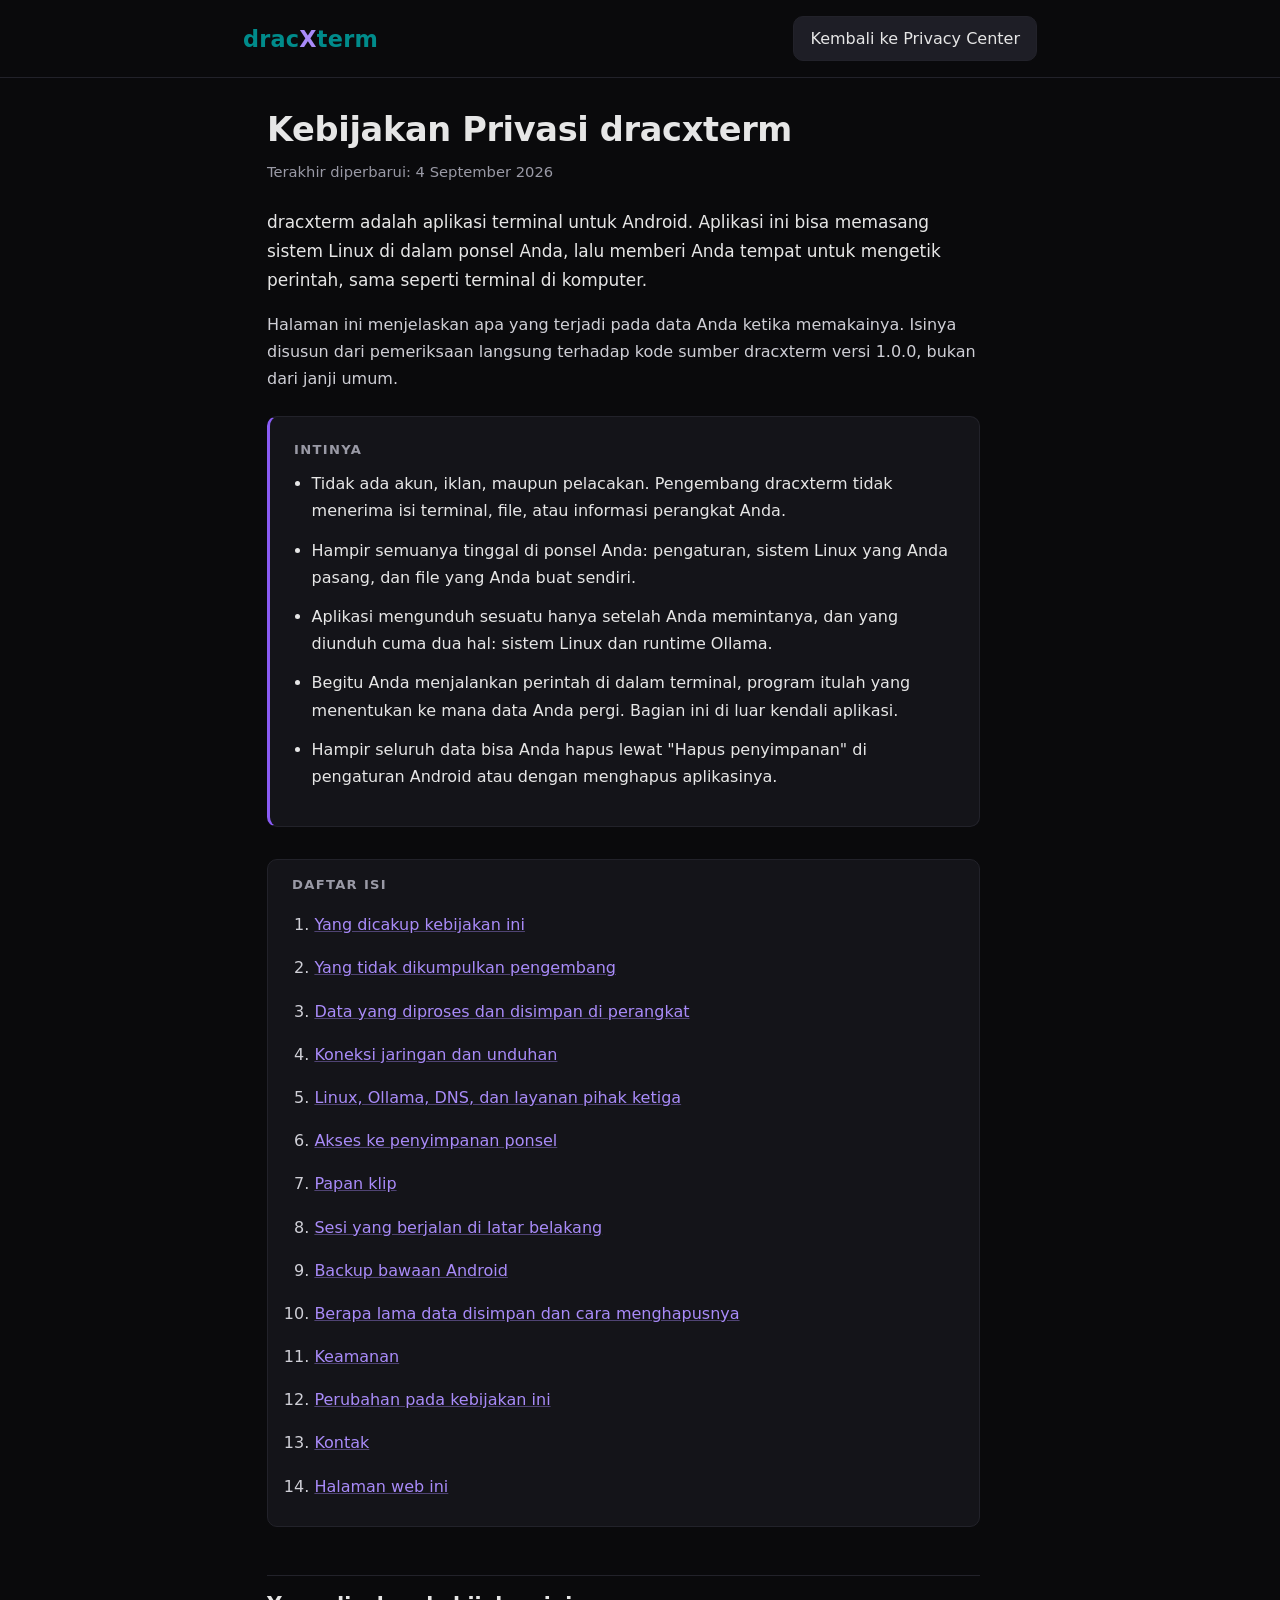
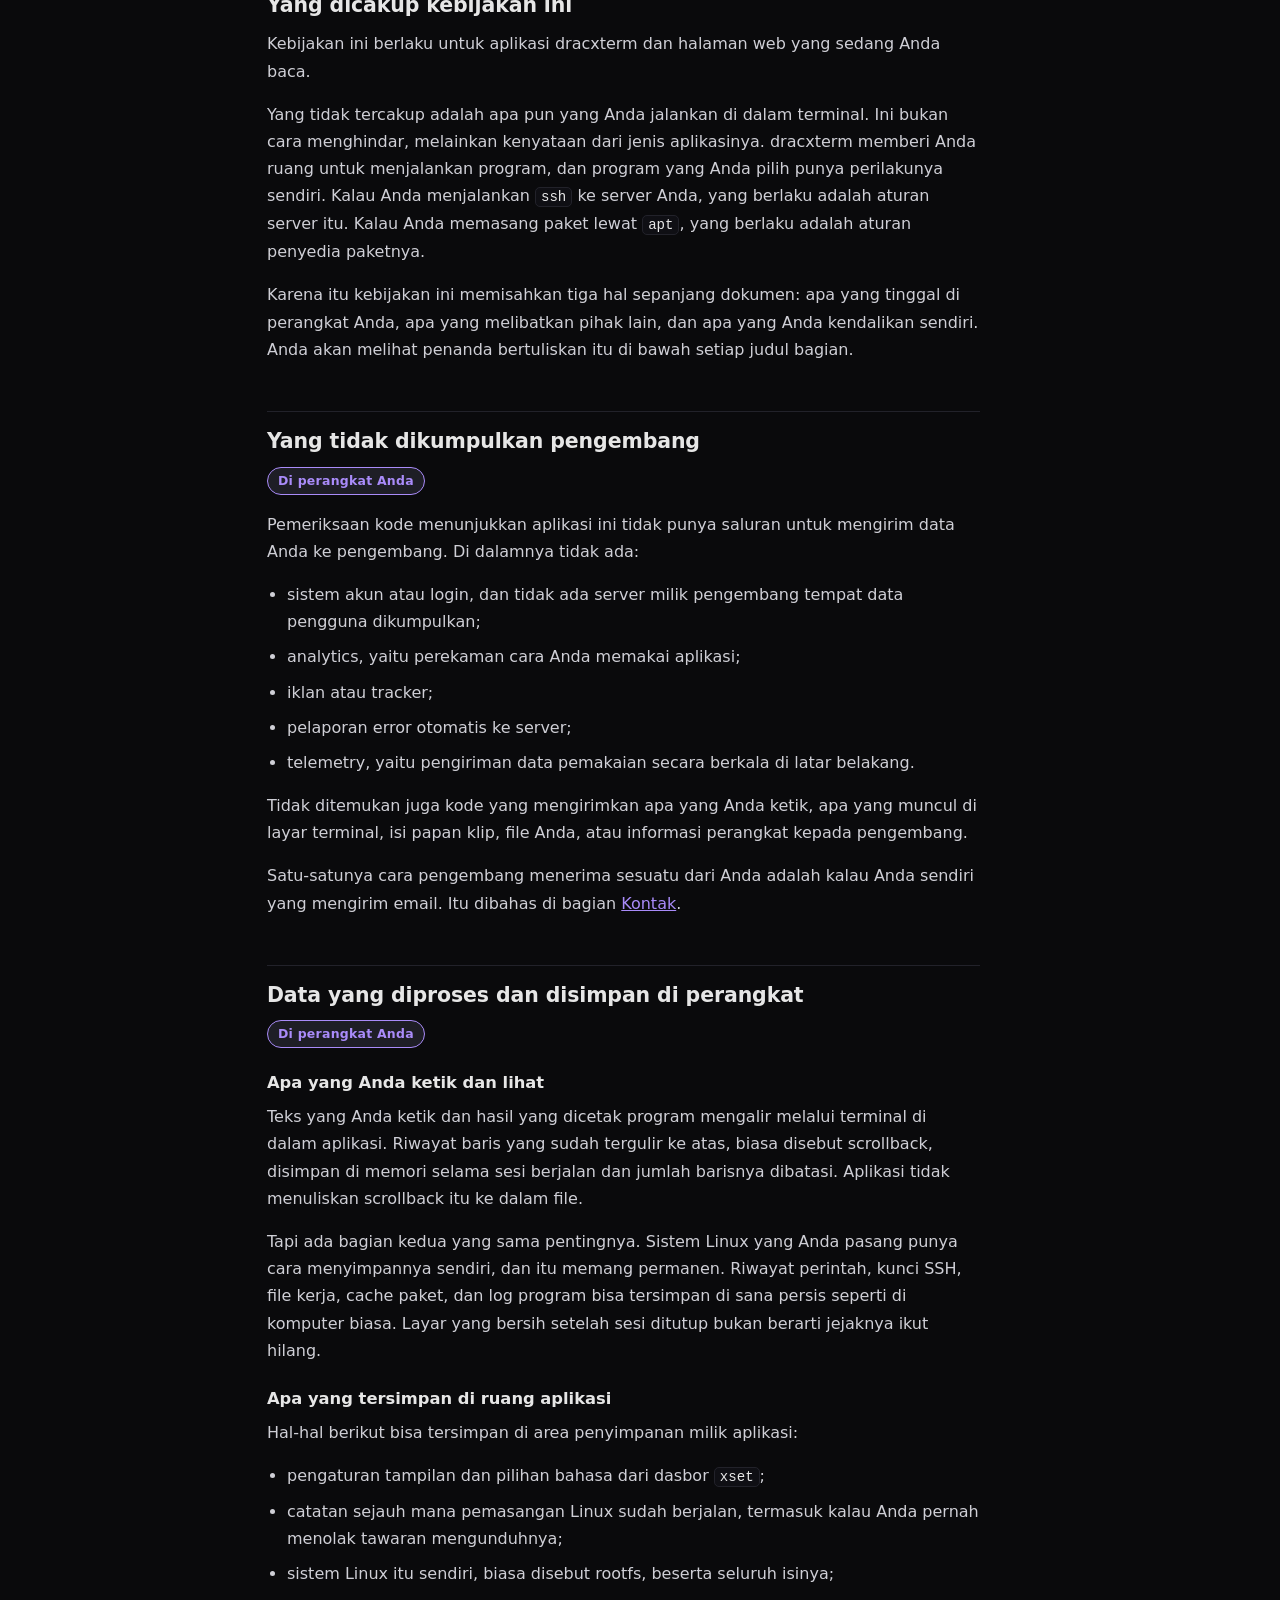
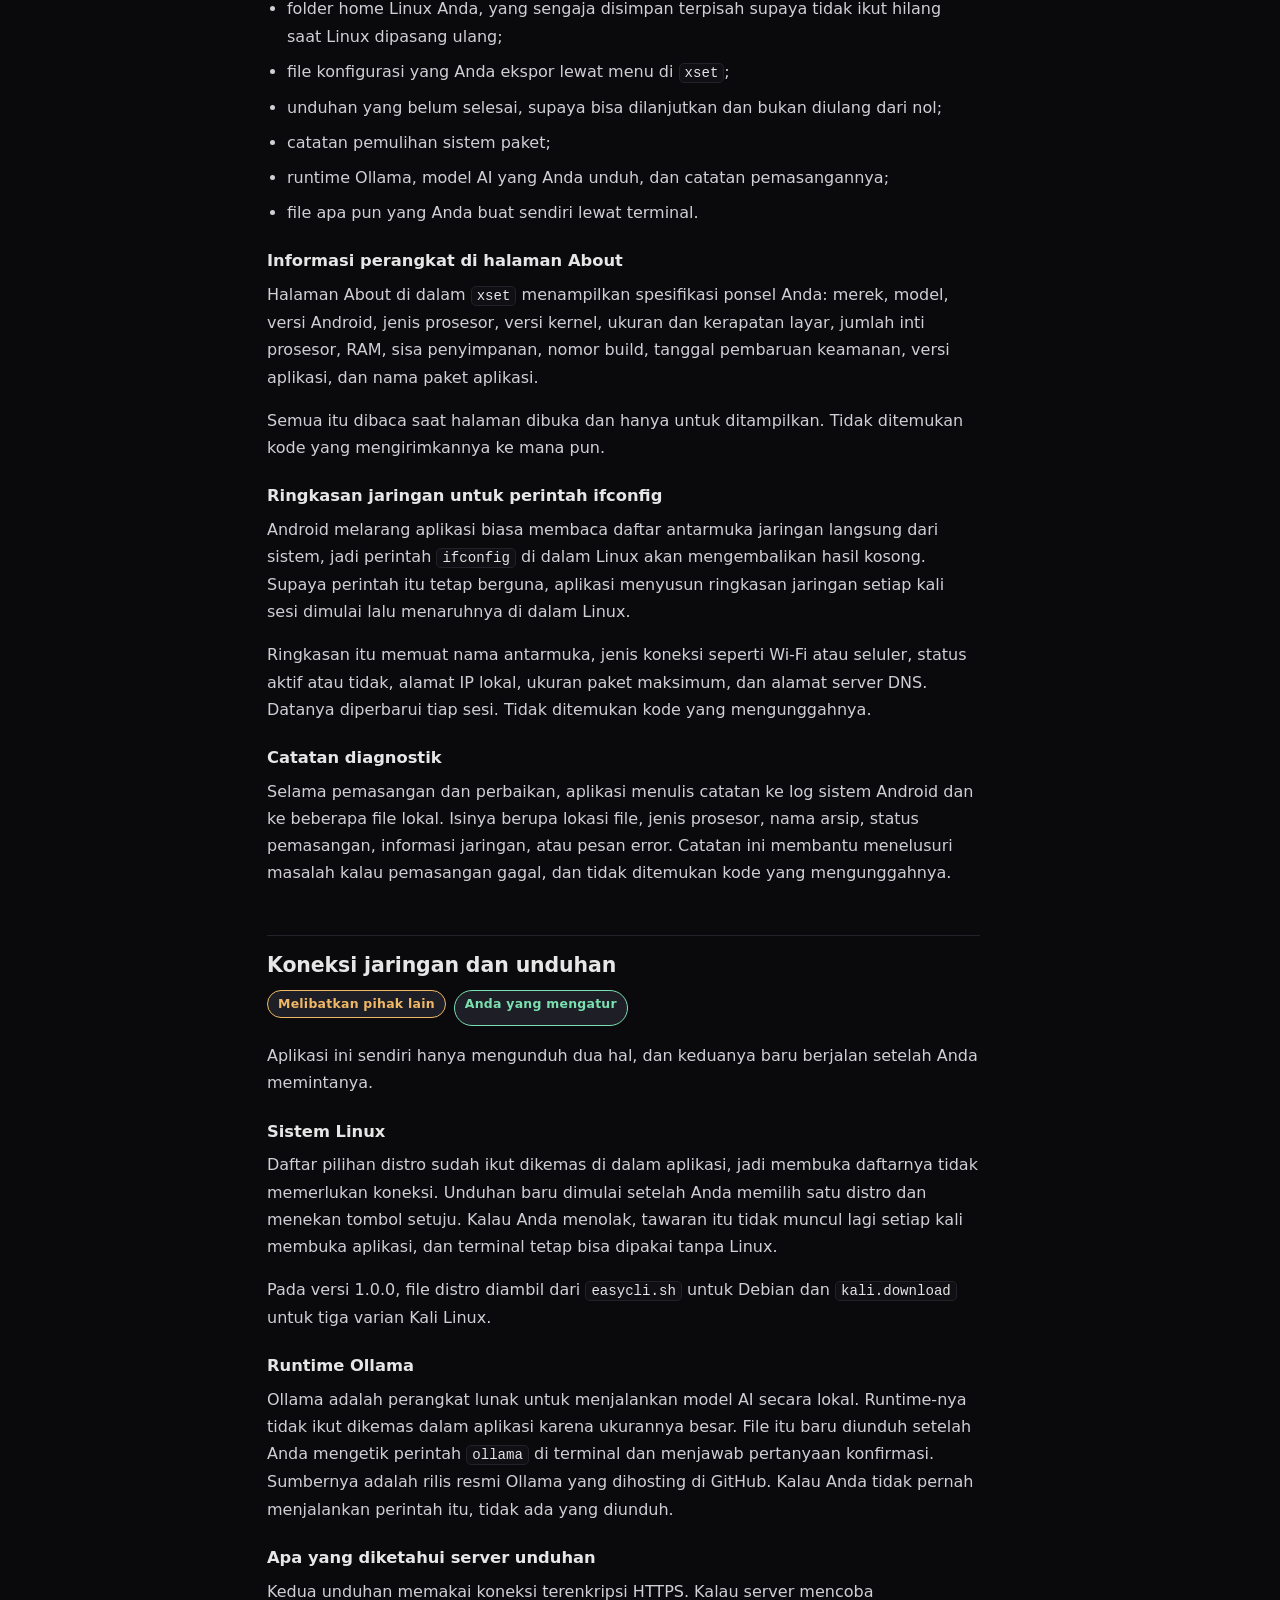
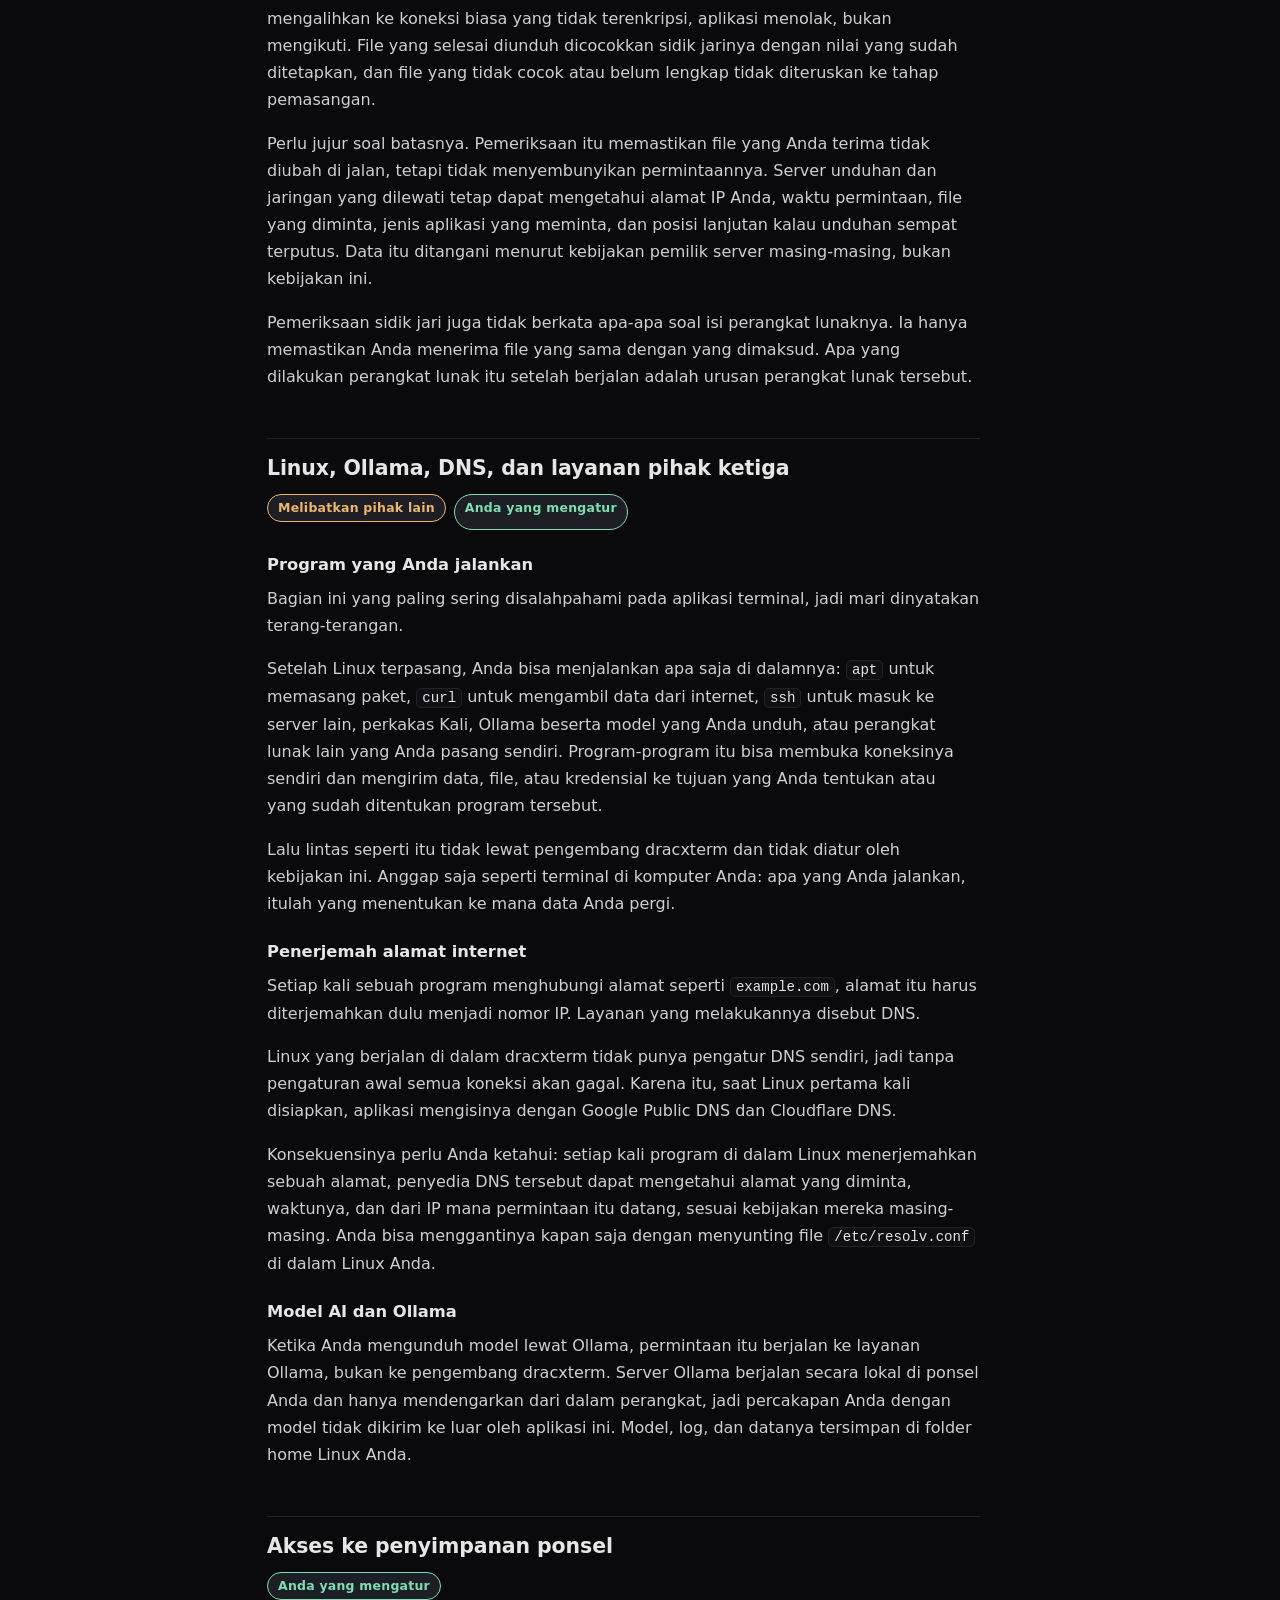
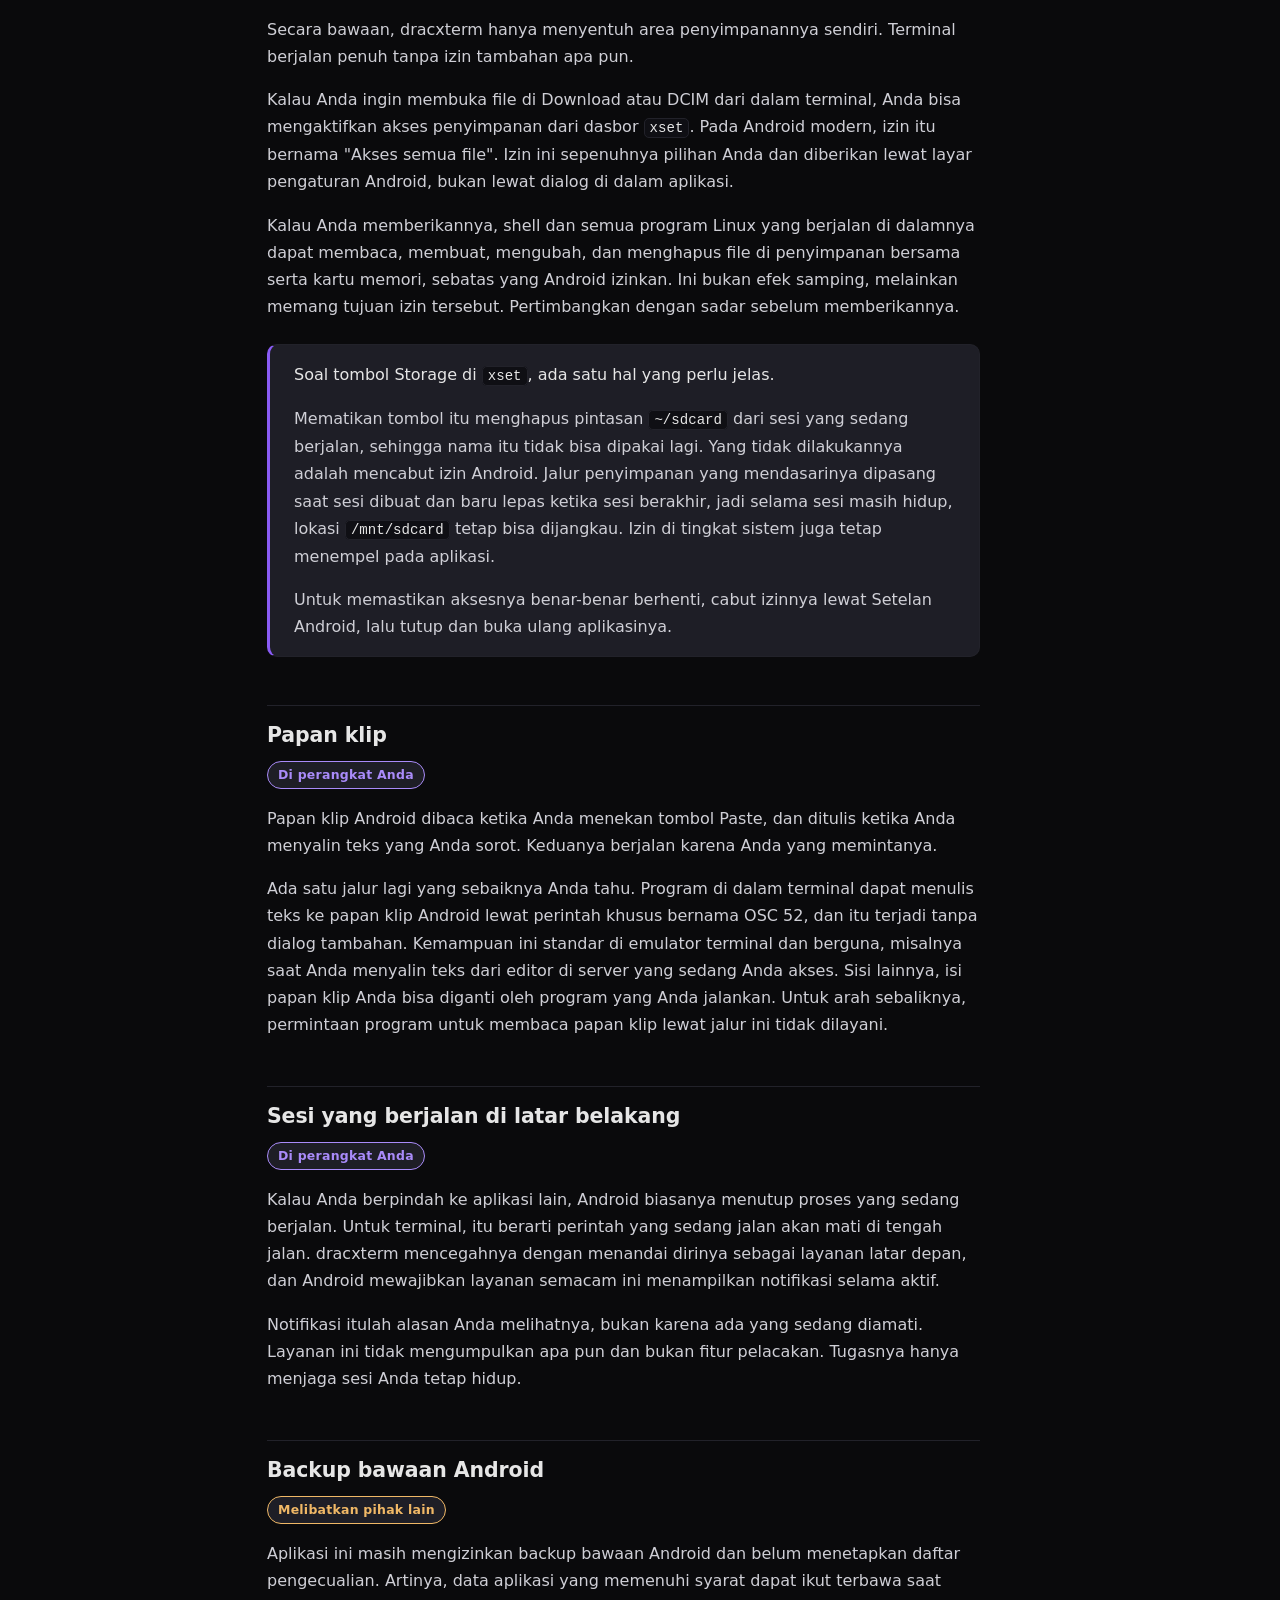
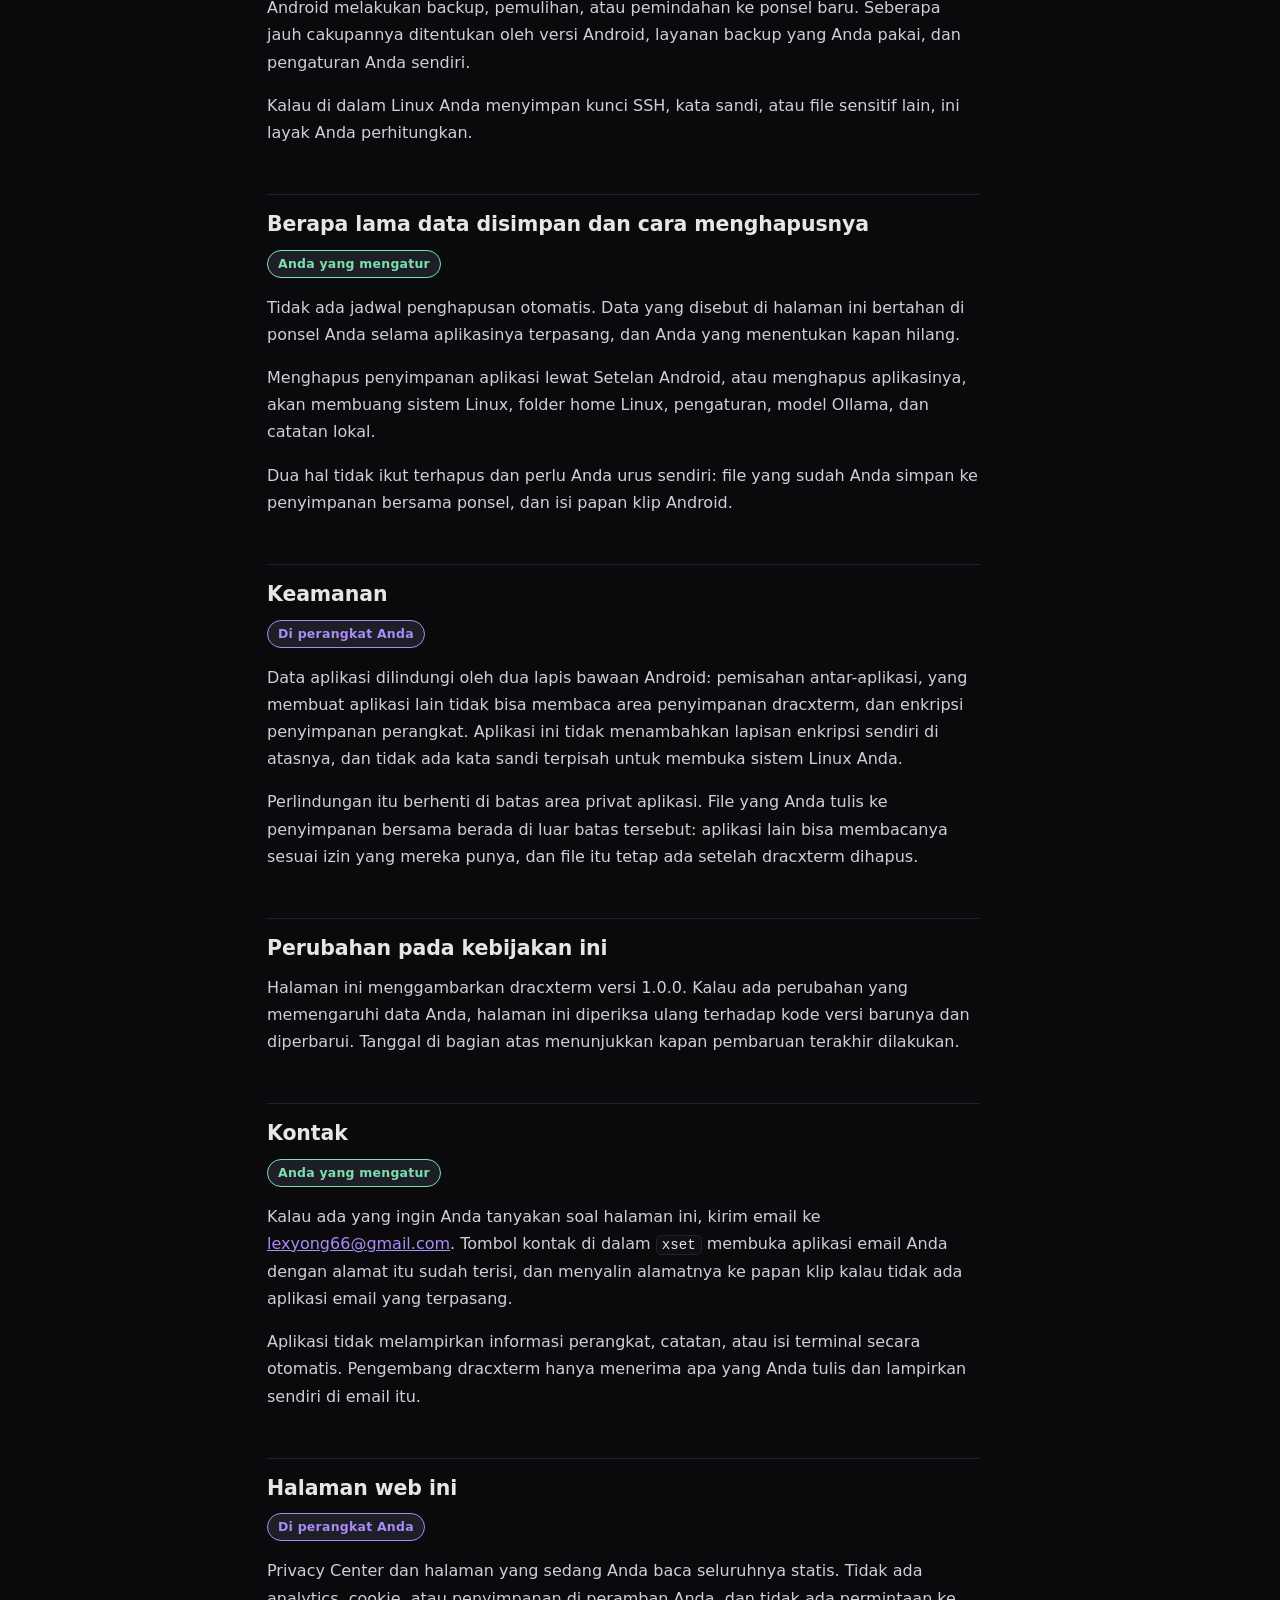
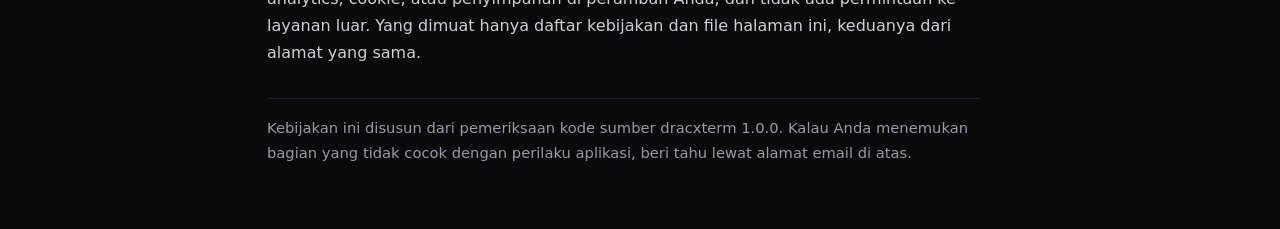
<file: Privacy-Policy/dracxterm.html>
<!DOCTYPE html>
<html lang="id">
<head>
<meta charset="utf-8">
<meta name="viewport" content="width=device-width, initial-scale=1">
<meta name="description" content="Kebijakan Privasi dracxterm: apa yang tinggal di perangkat Anda, apa yang diterima pengembang, dan kapan pihak lain ikut terlibat.">
<meta name="color-scheme" content="dark">
<link rel="icon" href="data:image/svg+xml,%3Csvg xmlns='http://www.w3.org/2000/svg' viewBox='0 0 16 16'%3E%3Crect width='16' height='16' rx='3' fill='%230A0A0C'/%3E%3Cpath d='M3 5l2.5 3L3 11M7.5 11h5.5' stroke='%238A5CF6' stroke-width='1.6' fill='none' stroke-linecap='round' stroke-linejoin='round'/%3E%3C/svg%3E">
<title>Kebijakan Privasi dracxterm</title>
<style>
  :root {
    --bg: #0A0A0C;
    --surface: #141419;
    --elevated: #1E1E26;
    --text: #E6E6E6;
    --text-2: #CFCFD6;
    --muted: #9A9AA6;
    --accent: #8A5CF6;
    --accent-text: #A98BF9;
    --wordmark: #008B8B;
    --divider: #22222A;
    --amber: #F0B866;
    --mint: #7BE0B0;

    --space-1: 4px;
    --space-2: 8px;
    --space-3: 12px;
    --space-4: 16px;
    --space-5: 24px;
    --space-6: 32px;
    --space-7: 48px;

    --radius: 10px;
    --tap: 44px;
  }

  * { box-sizing: border-box; }

  html { -webkit-text-size-adjust: 100%; }

  body {
    margin: 0;
    background: var(--bg);
    color: var(--text-2);
    font-family: ui-sans-serif, system-ui, -apple-system, "Segoe UI", Roboto, "Helvetica Neue", Arial, sans-serif;
    font-size: 16px;
    line-height: 1.7;
    overflow-wrap: break-word;
  }

  a { color: var(--accent-text); }
  a:hover { color: #C3AEFB; }

  :focus-visible {
    outline: 2px solid var(--accent);
    outline-offset: 2px;
    border-radius: 4px;
  }

  .skip {
    position: absolute;
    left: var(--space-4);
    top: -100px;
    background: var(--elevated);
    color: var(--text);
    border: 1px solid var(--accent);
    border-radius: var(--radius);
    padding: var(--space-3) var(--space-4);
    text-decoration: none;
    z-index: 50;
    transition: top 120ms ease;
  }
  .skip:focus { top: var(--space-4); }

  header.site {
    border-bottom: 1px solid var(--divider);
    padding: var(--space-4) var(--space-5);
  }
  .head-inner {
    max-width: 78ch;
    margin: 0 auto;
    display: flex;
    flex-wrap: wrap;
    align-items: center;
    justify-content: space-between;
    gap: var(--space-3) var(--space-4);
  }
  .wordmark {
    margin: 0;
    font-size: 1.4rem;
    font-weight: 700;
    letter-spacing: 0.01em;
    color: var(--wordmark);
  }
  .wordmark .x { color: var(--accent-text); }

  .doc-nav { margin: 0; }
  .doc-nav a {
    display: inline-flex;
    align-items: center;
    min-height: var(--tap);
    padding: var(--space-2) var(--space-4);
    border: 1px solid var(--divider);
    border-radius: var(--radius);
    background: var(--elevated);
    color: var(--text);
    text-decoration: none;
    font-weight: 500;
  }
  .doc-nav a:hover { border-color: var(--accent); color: #FFFFFF; }

  main.wrap {
    max-width: 78ch;
    margin: 0 auto;
    padding: var(--space-6) var(--space-5) var(--space-7);
  }

  article { max-width: 70ch; }

  h1 {
    color: var(--text);
    font-size: clamp(1.6rem, 1.2rem + 1.7vw, 2.1rem);
    line-height: 1.22;
    letter-spacing: -0.01em;
    margin: 0 0 var(--space-2);
  }
  h2 {
    color: var(--text);
    font-size: 1.28rem;
    line-height: 1.3;
    letter-spacing: -0.005em;
    margin: var(--space-7) 0 var(--space-3);
    padding-top: var(--space-4);
    border-top: 1px solid var(--divider);
    scroll-margin-top: var(--space-4);
  }
  h3 {
    color: var(--text);
    font-size: 1.02rem;
    line-height: 1.4;
    margin: var(--space-5) 0 var(--space-2);
    scroll-margin-top: var(--space-4);
  }

  p { margin: 0 0 var(--space-4); }
  ul, ol { padding-left: 1.25em; margin: 0 0 var(--space-4); }
  li { margin-bottom: var(--space-2); }
  li:last-child { margin-bottom: 0; }

  .doc-meta {
    color: var(--muted);
    font-size: 0.92rem;
    margin-bottom: var(--space-5);
  }

  .lead { color: var(--text); font-size: 1.06rem; }

  /* Ringkasan pembuka */
  .summary {
    background: var(--surface);
    border: 1px solid var(--divider);
    border-left: 3px solid var(--accent);
    border-radius: var(--radius);
    padding: var(--space-5);
    margin: var(--space-5) 0 var(--space-6);
  }
  .summary h2 {
    margin: 0 0 var(--space-3);
    padding-top: 0;
    border-top: 0;
    font-size: 0.82rem;
    letter-spacing: 0.1em;
    text-transform: uppercase;
    color: var(--muted);
  }
  .summary ul { margin: 0; padding-left: 1.1em; }
  .summary li { color: var(--text); margin-bottom: var(--space-3); }

  /* Penanda jenis informasi. Arti dibawa oleh teksnya, bukan warnanya. */
  .tags {
    display: flex;
    flex-wrap: wrap;
    gap: var(--space-2);
    margin: 0 0 var(--space-4);
    padding: 0;
    list-style: none;
  }
  .tag {
    display: inline-block;
    min-width: 0;
    white-space: nowrap;
    padding: 3px 10px;
    border: 1px solid currentColor;
    border-radius: 999px;
    background: var(--elevated);
    font-size: 0.78rem;
    font-weight: 600;
    letter-spacing: 0.02em;
    line-height: 1.6;
  }
  .t-lokal { color: var(--accent-text); }
  .t-luar { color: var(--amber); }
  .t-kontrol { color: var(--mint); }

  .callout {
    background: var(--elevated);
    border: 1px solid var(--divider);
    border-left: 3px solid var(--accent);
    border-radius: var(--radius);
    padding: var(--space-4) var(--space-5);
    margin: var(--space-5) 0;
  }
  .callout > :last-child { margin-bottom: 0; }
  .callout p:first-child { color: var(--text); }

  .toc {
    background: var(--surface);
    border: 1px solid var(--divider);
    border-radius: var(--radius);
    padding: var(--space-4) var(--space-5);
    margin-bottom: var(--space-6);
  }
  .toc h2 {
    margin: 0 0 var(--space-3);
    padding-top: 0;
    border-top: 0;
    font-size: 0.82rem;
    letter-spacing: 0.1em;
    text-transform: uppercase;
    color: var(--muted);
  }
  .toc ol { margin: 0; padding-left: 1.4em; }
  .toc li { margin-bottom: var(--space-1); }
  .toc a {
    display: inline-block;
    max-width: 100%;
    overflow-wrap: anywhere;
    padding: 6px 0;
    text-decoration-color: rgba(169, 139, 249, 0.4);
  }

  .scroll-x { overflow-x: auto; margin: 0 0 var(--space-4); }
  table { width: 100%; border-collapse: collapse; font-size: 0.95rem; }
  caption { text-align: left; color: var(--muted); font-size: 0.9rem; padding-bottom: var(--space-2); }
  th, td {
    border: 1px solid var(--divider);
    padding: var(--space-2) var(--space-3);
    text-align: left;
    vertical-align: top;
  }
  th { color: var(--text); background: var(--elevated); font-weight: 600; }

  code {
    background: #0F0F14;
    border: 1px solid var(--divider);
    border-radius: 5px;
    padding: 1px 5px;
    font-family: ui-monospace, SFMono-Regular, Menlo, Consolas, "Liberation Mono", monospace;
    font-size: 0.88em;
    color: var(--text);
  }

  .sign-off {
    margin-top: var(--space-6);
    padding-top: var(--space-4);
    border-top: 1px solid var(--divider);
    color: var(--muted);
    font-size: 0.92rem;
  }

  @media (max-width: 520px) {
    main.wrap { padding: var(--space-5) var(--space-4) var(--space-6); }
    .summary, .toc, .callout { padding: var(--space-4); }
  }

  /* Penanda dijaga satu baris di lebar normal. Pada lebar ekstrem (zoom tinggi di
     layar kecil) membungkus lebih baik daripada memaksa seluruh halaman menggeser. */
  @media (max-width: 380px) {
    .tag { white-space: normal; overflow-wrap: anywhere; }
  }

  @media (prefers-reduced-motion: reduce) {
    * { animation: none !important; transition: none !important; scroll-behavior: auto !important; }
  }

  @media print {
    body { background: #FFFFFF; color: #1A1A1A; font-size: 10.5pt; line-height: 1.5; }
    header.site, .skip, .doc-nav { display: none; }
    main.wrap { max-width: none; padding: 0; }
    article { max-width: none; }
    h1, h2, h3 { color: #000000; page-break-after: avoid; }
    h1 { font-size: 20pt; }
    h2 { font-size: 13pt; border-top: 1px solid #BBBBBB; margin-top: 22pt; }
    h3 { font-size: 11pt; }
    a { color: #000000; text-decoration: underline; }
    .summary, .toc, .callout { background: #FFFFFF; border: 1px solid #BBBBBB; border-left-width: 3px; page-break-inside: avoid; }
    .summary li, .callout p:first-child, .lead { color: #000000; }
    .tag { border: 1px solid #666666; color: #333333; background: #FFFFFF; }
    .doc-meta, .sign-off, caption { color: #444444; }
    th { background: #EEEEEE; color: #000000; }
    th, td { border: 1px solid #999999; }
    table, .scroll-x { overflow: visible; page-break-inside: avoid; }
    code { background: #FFFFFF; border: 1px solid #BBBBBB; color: #000000; }
    p, li { orphans: 3; widows: 3; }
  }
</style>
</head>
<body>

<a class="skip" href="#doc">Lompat ke isi kebijakan</a>

<header class="site">
  <div class="head-inner">
    <p class="wordmark">drac<span class="x">X</span>term</p>
    <p class="doc-nav"><a href="../index.html">Kembali ke Privacy Center</a></p>
  </div>
</header>

<main class="wrap" id="doc">
<article data-policy-content>

  <h1>Kebijakan Privasi dracxterm</h1>

  <p class="doc-meta">Terakhir diperbarui: 4 September 2026</p>

  <p class="lead">dracxterm adalah aplikasi terminal untuk Android. Aplikasi ini bisa memasang
  sistem Linux di dalam ponsel Anda, lalu memberi Anda tempat untuk mengetik perintah, sama seperti
  terminal di komputer.</p>

  <p>Halaman ini menjelaskan apa yang terjadi pada data Anda ketika memakainya. Isinya disusun dari
  pemeriksaan langsung terhadap kode sumber dracxterm versi 1.0.0, bukan dari janji umum.</p>

  <section class="summary" aria-labelledby="intinya">
    <h2 id="intinya">Intinya</h2>
    <ul>
      <li>Tidak ada akun, iklan, maupun pelacakan. Pengembang dracxterm tidak menerima isi terminal,
      file, atau informasi perangkat Anda.</li>
      <li>Hampir semuanya tinggal di ponsel Anda: pengaturan, sistem Linux yang Anda pasang, dan
      file yang Anda buat sendiri.</li>
      <li>Aplikasi mengunduh sesuatu hanya setelah Anda memintanya, dan yang diunduh cuma dua hal:
      sistem Linux dan runtime Ollama.</li>
      <li>Begitu Anda menjalankan perintah di dalam terminal, program itulah yang menentukan ke mana
      data Anda pergi. Bagian ini di luar kendali aplikasi.</li>
      <li>Hampir seluruh data bisa Anda hapus lewat "Hapus penyimpanan" di pengaturan Android atau
      dengan menghapus aplikasinya.</li>
    </ul>
  </section>

  <nav class="toc" aria-labelledby="daftar-isi">
    <h2 id="daftar-isi">Daftar isi</h2>
    <ol>
      <li><a href="#ruang-lingkup">Yang dicakup kebijakan ini</a></li>
      <li><a href="#tidak-dikumpulkan">Yang tidak dikumpulkan pengembang</a></li>
      <li><a href="#di-perangkat">Data yang diproses dan disimpan di perangkat</a></li>
      <li><a href="#jaringan">Koneksi jaringan dan unduhan</a></li>
      <li><a href="#pihak-ketiga">Linux, Ollama, DNS, dan layanan pihak ketiga</a></li>
      <li><a href="#penyimpanan">Akses ke penyimpanan ponsel</a></li>
      <li><a href="#clipboard">Papan klip</a></li>
      <li><a href="#background">Sesi yang berjalan di latar belakang</a></li>
      <li><a href="#backup">Backup bawaan Android</a></li>
      <li><a href="#hapus">Berapa lama data disimpan dan cara menghapusnya</a></li>
      <li><a href="#keamanan">Keamanan</a></li>
      <li><a href="#perubahan">Perubahan pada kebijakan ini</a></li>
      <li><a href="#kontak">Kontak</a></li>
      <li><a href="#situs">Halaman web ini</a></li>
    </ol>
  </nav>

  <h2 id="ruang-lingkup">Yang dicakup kebijakan ini</h2>

  <p>Kebijakan ini berlaku untuk aplikasi dracxterm dan halaman web yang sedang Anda baca.</p>

  <p>Yang tidak tercakup adalah apa pun yang Anda jalankan di dalam terminal. Ini bukan cara
  menghindar, melainkan kenyataan dari jenis aplikasinya. dracxterm memberi Anda ruang untuk
  menjalankan program, dan program yang Anda pilih punya perilakunya sendiri. Kalau Anda menjalankan
  <code>ssh</code> ke server Anda, yang berlaku adalah aturan server itu. Kalau Anda memasang paket
  lewat <code>apt</code>, yang berlaku adalah aturan penyedia paketnya.</p>

  <p>Karena itu kebijakan ini memisahkan tiga hal sepanjang dokumen: apa yang tinggal di perangkat
  Anda, apa yang melibatkan pihak lain, dan apa yang Anda kendalikan sendiri. Anda akan melihat
  penanda bertuliskan itu di bawah setiap judul bagian.</p>

  <h2 id="tidak-dikumpulkan">Yang tidak dikumpulkan pengembang</h2>

  <ul class="tags">
    <li class="tag t-lokal">Di perangkat Anda</li>
  </ul>

  <p>Pemeriksaan kode menunjukkan aplikasi ini tidak punya saluran untuk mengirim data Anda ke
  pengembang. Di dalamnya tidak ada:</p>

  <ul>
    <li>sistem akun atau login, dan tidak ada server milik pengembang tempat data pengguna
    dikumpulkan;</li>
    <li>analytics, yaitu perekaman cara Anda memakai aplikasi;</li>
    <li>iklan atau tracker;</li>
    <li>pelaporan error otomatis ke server;</li>
    <li>telemetry, yaitu pengiriman data pemakaian secara berkala di latar belakang.</li>
  </ul>

  <p>Tidak ditemukan juga kode yang mengirimkan apa yang Anda ketik, apa yang muncul di layar
  terminal, isi papan klip, file Anda, atau informasi perangkat kepada pengembang.</p>

  <p>Satu-satunya cara pengembang menerima sesuatu dari Anda adalah kalau Anda sendiri yang
  mengirim email. Itu dibahas di bagian <a href="#kontak">Kontak</a>.</p>

  <h2 id="di-perangkat">Data yang diproses dan disimpan di perangkat</h2>

  <ul class="tags">
    <li class="tag t-lokal">Di perangkat Anda</li>
  </ul>

  <h3>Apa yang Anda ketik dan lihat</h3>

  <p>Teks yang Anda ketik dan hasil yang dicetak program mengalir melalui terminal di dalam
  aplikasi. Riwayat baris yang sudah tergulir ke atas, biasa disebut scrollback, disimpan di memori
  selama sesi berjalan dan jumlah barisnya dibatasi. Aplikasi tidak menuliskan scrollback itu ke
  dalam file.</p>

  <p>Tapi ada bagian kedua yang sama pentingnya. Sistem Linux yang Anda pasang punya cara
  menyimpannya sendiri, dan itu memang permanen. Riwayat perintah, kunci SSH, file kerja, cache
  paket, dan log program bisa tersimpan di sana persis seperti di komputer biasa. Layar yang bersih
  setelah sesi ditutup bukan berarti jejaknya ikut hilang.</p>

  <h3>Apa yang tersimpan di ruang aplikasi</h3>

  <p>Hal-hal berikut bisa tersimpan di area penyimpanan milik aplikasi:</p>

  <ul>
    <li>pengaturan tampilan dan pilihan bahasa dari dasbor <code>xset</code>;</li>
    <li>catatan sejauh mana pemasangan Linux sudah berjalan, termasuk kalau Anda pernah menolak
    tawaran mengunduhnya;</li>
    <li>sistem Linux itu sendiri, biasa disebut rootfs, beserta seluruh isinya;</li>
    <li>folder home Linux Anda, yang sengaja disimpan terpisah supaya tidak ikut hilang saat Linux
    dipasang ulang;</li>
    <li>file konfigurasi yang Anda ekspor lewat menu di <code>xset</code>;</li>
    <li>unduhan yang belum selesai, supaya bisa dilanjutkan dan bukan diulang dari nol;</li>
    <li>catatan pemulihan sistem paket;</li>
    <li>runtime Ollama, model AI yang Anda unduh, dan catatan pemasangannya;</li>
    <li>file apa pun yang Anda buat sendiri lewat terminal.</li>
  </ul>

  <h3>Informasi perangkat di halaman About</h3>

  <p>Halaman About di dalam <code>xset</code> menampilkan spesifikasi ponsel Anda: merek, model,
  versi Android, jenis prosesor, versi kernel, ukuran dan kerapatan layar, jumlah inti prosesor,
  RAM, sisa penyimpanan, nomor build, tanggal pembaruan keamanan, versi aplikasi, dan nama paket
  aplikasi.</p>

  <p>Semua itu dibaca saat halaman dibuka dan hanya untuk ditampilkan. Tidak ditemukan kode yang
  mengirimkannya ke mana pun.</p>

  <h3>Ringkasan jaringan untuk perintah ifconfig</h3>

  <p>Android melarang aplikasi biasa membaca daftar antarmuka jaringan langsung dari sistem, jadi
  perintah <code>ifconfig</code> di dalam Linux akan mengembalikan hasil kosong. Supaya perintah itu
  tetap berguna, aplikasi menyusun ringkasan jaringan setiap kali sesi dimulai lalu menaruhnya di
  dalam Linux.</p>

  <p>Ringkasan itu memuat nama antarmuka, jenis koneksi seperti Wi-Fi atau seluler, status aktif
  atau tidak, alamat IP lokal, ukuran paket maksimum, dan alamat server DNS. Datanya diperbarui tiap
  sesi. Tidak ditemukan kode yang mengunggahnya.</p>

  <h3>Catatan diagnostik</h3>

  <p>Selama pemasangan dan perbaikan, aplikasi menulis catatan ke log sistem Android dan ke beberapa
  file lokal. Isinya berupa lokasi file, jenis prosesor, nama arsip, status pemasangan, informasi
  jaringan, atau pesan error. Catatan ini membantu menelusuri masalah kalau pemasangan gagal, dan
  tidak ditemukan kode yang mengunggahnya.</p>

  <h2 id="jaringan">Koneksi jaringan dan unduhan</h2>

  <ul class="tags">
    <li class="tag t-luar">Melibatkan pihak lain</li>
    <li class="tag t-kontrol">Anda yang mengatur</li>
  </ul>

  <p>Aplikasi ini sendiri hanya mengunduh dua hal, dan keduanya baru berjalan setelah Anda
  memintanya.</p>

  <h3>Sistem Linux</h3>

  <p>Daftar pilihan distro sudah ikut dikemas di dalam aplikasi, jadi membuka daftarnya tidak
  memerlukan koneksi. Unduhan baru dimulai setelah Anda memilih satu distro dan menekan tombol
  setuju. Kalau Anda menolak, tawaran itu tidak muncul lagi setiap kali membuka aplikasi, dan
  terminal tetap bisa dipakai tanpa Linux.</p>

  <p>Pada versi 1.0.0, file distro diambil dari <code>easycli.sh</code> untuk Debian dan
  <code>kali.download</code> untuk tiga varian Kali Linux.</p>

  <h3>Runtime Ollama</h3>

  <p>Ollama adalah perangkat lunak untuk menjalankan model AI secara lokal. Runtime-nya tidak ikut
  dikemas dalam aplikasi karena ukurannya besar. File itu baru diunduh setelah Anda mengetik
  perintah <code>ollama</code> di terminal dan menjawab pertanyaan konfirmasi. Sumbernya adalah
  rilis resmi Ollama yang dihosting di GitHub. Kalau Anda tidak pernah menjalankan perintah itu,
  tidak ada yang diunduh.</p>

  <h3>Apa yang diketahui server unduhan</h3>

  <p>Kedua unduhan memakai koneksi terenkripsi HTTPS. Kalau server mencoba mengalihkan ke koneksi
  biasa yang tidak terenkripsi, aplikasi menolak, bukan mengikuti. File yang selesai diunduh
  dicocokkan sidik jarinya dengan nilai yang sudah ditetapkan, dan file yang tidak cocok atau belum
  lengkap tidak diteruskan ke tahap pemasangan.</p>

  <p>Perlu jujur soal batasnya. Pemeriksaan itu memastikan file yang Anda terima tidak diubah di
  jalan, tetapi tidak menyembunyikan permintaannya. Server unduhan dan jaringan yang dilewati tetap
  dapat mengetahui alamat IP Anda, waktu permintaan, file yang diminta, jenis aplikasi yang meminta,
  dan posisi lanjutan kalau unduhan sempat terputus. Data itu ditangani menurut kebijakan pemilik
  server masing-masing, bukan kebijakan ini.</p>

  <p>Pemeriksaan sidik jari juga tidak berkata apa-apa soal isi perangkat lunaknya. Ia hanya
  memastikan Anda menerima file yang sama dengan yang dimaksud. Apa yang dilakukan perangkat lunak
  itu setelah berjalan adalah urusan perangkat lunak tersebut.</p>

  <h2 id="pihak-ketiga">Linux, Ollama, DNS, dan layanan pihak ketiga</h2>

  <ul class="tags">
    <li class="tag t-luar">Melibatkan pihak lain</li>
    <li class="tag t-kontrol">Anda yang mengatur</li>
  </ul>

  <h3>Program yang Anda jalankan</h3>

  <p>Bagian ini yang paling sering disalahpahami pada aplikasi terminal, jadi mari dinyatakan
  terang-terangan.</p>

  <p>Setelah Linux terpasang, Anda bisa menjalankan apa saja di dalamnya: <code>apt</code> untuk
  memasang paket, <code>curl</code> untuk mengambil data dari internet, <code>ssh</code> untuk masuk
  ke server lain, perkakas Kali, Ollama beserta model yang Anda unduh, atau perangkat lunak lain
  yang Anda pasang sendiri. Program-program itu bisa membuka koneksinya sendiri dan mengirim data,
  file, atau kredensial ke tujuan yang Anda tentukan atau yang sudah ditentukan program tersebut.</p>

  <p>Lalu lintas seperti itu tidak lewat pengembang dracxterm dan tidak diatur oleh kebijakan ini.
  Anggap saja seperti terminal di komputer Anda: apa yang Anda jalankan, itulah yang menentukan ke
  mana data Anda pergi.</p>

  <h3>Penerjemah alamat internet</h3>

  <p>Setiap kali sebuah program menghubungi alamat seperti <code>example.com</code>, alamat itu
  harus diterjemahkan dulu menjadi nomor IP. Layanan yang melakukannya disebut DNS.</p>

  <p>Linux yang berjalan di dalam dracxterm tidak punya pengatur DNS sendiri, jadi tanpa
  pengaturan awal semua koneksi akan gagal. Karena itu, saat Linux pertama kali disiapkan, aplikasi
  mengisinya dengan Google Public DNS dan Cloudflare DNS.</p>

  <p>Konsekuensinya perlu Anda ketahui: setiap kali program di dalam Linux menerjemahkan sebuah
  alamat, penyedia DNS tersebut dapat mengetahui alamat yang diminta, waktunya, dan dari IP mana
  permintaan itu datang, sesuai kebijakan mereka masing-masing. Anda bisa menggantinya kapan saja
  dengan menyunting file <code>/etc/resolv.conf</code> di dalam Linux Anda.</p>

  <h3>Model AI dan Ollama</h3>

  <p>Ketika Anda mengunduh model lewat Ollama, permintaan itu berjalan ke layanan Ollama, bukan ke
  pengembang dracxterm. Server Ollama berjalan secara lokal di ponsel Anda dan hanya mendengarkan
  dari dalam perangkat, jadi percakapan Anda dengan model tidak dikirim ke luar oleh aplikasi ini.
  Model, log, dan datanya tersimpan di folder home Linux Anda.</p>

  <h2 id="penyimpanan">Akses ke penyimpanan ponsel</h2>

  <ul class="tags">
    <li class="tag t-kontrol">Anda yang mengatur</li>
  </ul>

  <p>Secara bawaan, dracxterm hanya menyentuh area penyimpanannya sendiri. Terminal berjalan penuh
  tanpa izin tambahan apa pun.</p>

  <p>Kalau Anda ingin membuka file di Download atau DCIM dari dalam terminal, Anda bisa
  mengaktifkan akses penyimpanan dari dasbor <code>xset</code>. Pada Android modern, izin itu
  bernama "Akses semua file". Izin ini sepenuhnya pilihan Anda dan diberikan lewat layar pengaturan
  Android, bukan lewat dialog di dalam aplikasi.</p>

  <p>Kalau Anda memberikannya, shell dan semua program Linux yang berjalan di dalamnya dapat
  membaca, membuat, mengubah, dan menghapus file di penyimpanan bersama serta kartu memori, sebatas
  yang Android izinkan. Ini bukan efek samping, melainkan memang tujuan izin tersebut. Pertimbangkan
  dengan sadar sebelum memberikannya.</p>

  <div class="callout">
    <p>Soal tombol Storage di <code>xset</code>, ada satu hal yang perlu jelas.</p>
    <p>Mematikan tombol itu menghapus pintasan <code>~/sdcard</code> dari sesi yang sedang berjalan,
    sehingga nama itu tidak bisa dipakai lagi. Yang tidak dilakukannya adalah mencabut izin Android.
    Jalur penyimpanan yang mendasarinya dipasang saat sesi dibuat dan baru lepas ketika sesi
    berakhir, jadi selama sesi masih hidup, lokasi <code>/mnt/sdcard</code> tetap bisa dijangkau.
    Izin di tingkat sistem juga tetap menempel pada aplikasi.</p>
    <p>Untuk memastikan aksesnya benar-benar berhenti, cabut izinnya lewat Setelan Android, lalu
    tutup dan buka ulang aplikasinya.</p>
  </div>

  <h2 id="clipboard">Papan klip</h2>

  <ul class="tags">
    <li class="tag t-lokal">Di perangkat Anda</li>
  </ul>

  <p>Papan klip Android dibaca ketika Anda menekan tombol Paste, dan ditulis ketika Anda menyalin
  teks yang Anda sorot. Keduanya berjalan karena Anda yang memintanya.</p>

  <p>Ada satu jalur lagi yang sebaiknya Anda tahu. Program di dalam terminal dapat menulis teks ke
  papan klip Android lewat perintah khusus bernama OSC 52, dan itu terjadi tanpa dialog tambahan.
  Kemampuan ini standar di emulator terminal dan berguna, misalnya saat Anda menyalin teks dari
  editor di server yang sedang Anda akses. Sisi lainnya, isi papan klip Anda bisa diganti oleh
  program yang Anda jalankan. Untuk arah sebaliknya, permintaan program untuk membaca papan klip
  lewat jalur ini tidak dilayani.</p>

  <h2 id="background">Sesi yang berjalan di latar belakang</h2>

  <ul class="tags">
    <li class="tag t-lokal">Di perangkat Anda</li>
  </ul>

  <p>Kalau Anda berpindah ke aplikasi lain, Android biasanya menutup proses yang sedang berjalan.
  Untuk terminal, itu berarti perintah yang sedang jalan akan mati di tengah jalan. dracxterm
  mencegahnya dengan menandai dirinya sebagai layanan latar depan, dan Android mewajibkan layanan
  semacam ini menampilkan notifikasi selama aktif.</p>

  <p>Notifikasi itulah alasan Anda melihatnya, bukan karena ada yang sedang diamati. Layanan ini
  tidak mengumpulkan apa pun dan bukan fitur pelacakan. Tugasnya hanya menjaga sesi Anda tetap
  hidup.</p>

  <h2 id="backup">Backup bawaan Android</h2>

  <ul class="tags">
    <li class="tag t-luar">Melibatkan pihak lain</li>
  </ul>

  <p>Aplikasi ini masih mengizinkan backup bawaan Android dan belum menetapkan daftar pengecualian.
  Artinya, data aplikasi yang memenuhi syarat dapat ikut terbawa saat Android melakukan backup,
  pemulihan, atau pemindahan ke ponsel baru. Seberapa jauh cakupannya ditentukan oleh versi Android,
  layanan backup yang Anda pakai, dan pengaturan Anda sendiri.</p>

  <p>Kalau di dalam Linux Anda menyimpan kunci SSH, kata sandi, atau file sensitif lain, ini layak
  Anda perhitungkan.</p>

  <h2 id="hapus">Berapa lama data disimpan dan cara menghapusnya</h2>

  <ul class="tags">
    <li class="tag t-kontrol">Anda yang mengatur</li>
  </ul>

  <p>Tidak ada jadwal penghapusan otomatis. Data yang disebut di halaman ini bertahan di ponsel Anda
  selama aplikasinya terpasang, dan Anda yang menentukan kapan hilang.</p>

  <p>Menghapus penyimpanan aplikasi lewat Setelan Android, atau menghapus aplikasinya, akan
  membuang sistem Linux, folder home Linux, pengaturan, model Ollama, dan catatan lokal.</p>

  <p>Dua hal tidak ikut terhapus dan perlu Anda urus sendiri: file yang sudah Anda simpan ke
  penyimpanan bersama ponsel, dan isi papan klip Android.</p>

  <h2 id="keamanan">Keamanan</h2>

  <ul class="tags">
    <li class="tag t-lokal">Di perangkat Anda</li>
  </ul>

  <p>Data aplikasi dilindungi oleh dua lapis bawaan Android: pemisahan antar-aplikasi, yang membuat
  aplikasi lain tidak bisa membaca area penyimpanan dracxterm, dan enkripsi penyimpanan perangkat.
  Aplikasi ini tidak menambahkan lapisan enkripsi sendiri di atasnya, dan tidak ada kata sandi
  terpisah untuk membuka sistem Linux Anda.</p>

  <p>Perlindungan itu berhenti di batas area privat aplikasi. File yang Anda tulis ke penyimpanan
  bersama berada di luar batas tersebut: aplikasi lain bisa membacanya sesuai izin yang mereka
  punya, dan file itu tetap ada setelah dracxterm dihapus.</p>

  <h2 id="perubahan">Perubahan pada kebijakan ini</h2>

  <p>Halaman ini menggambarkan dracxterm versi 1.0.0. Kalau ada perubahan yang memengaruhi data
  Anda, halaman ini diperiksa ulang terhadap kode versi barunya dan diperbarui. Tanggal di bagian
  atas menunjukkan kapan pembaruan terakhir dilakukan.</p>

  <h2 id="kontak">Kontak</h2>

  <ul class="tags">
    <li class="tag t-kontrol">Anda yang mengatur</li>
  </ul>

  <p>Kalau ada yang ingin Anda tanyakan soal halaman ini, kirim email ke
  <a href="mailto:lexyong66@gmail.com">lexyong66@gmail.com</a>. Tombol kontak di dalam
  <code>xset</code> membuka aplikasi email Anda dengan alamat itu sudah terisi, dan menyalin
  alamatnya ke papan klip kalau tidak ada aplikasi email yang terpasang.</p>

  <p>Aplikasi tidak melampirkan informasi perangkat, catatan, atau isi terminal secara otomatis.
  Pengembang dracxterm hanya menerima apa yang Anda tulis dan lampirkan sendiri di email itu.</p>

  <h2 id="situs">Halaman web ini</h2>

  <ul class="tags">
    <li class="tag t-lokal">Di perangkat Anda</li>
  </ul>

  <p>Privacy Center dan halaman yang sedang Anda baca seluruhnya statis. Tidak ada analytics,
  cookie, atau penyimpanan di peramban Anda, dan tidak ada permintaan ke layanan luar. Yang dimuat
  hanya daftar kebijakan dan file halaman ini, keduanya dari alamat yang sama.</p>

  <p class="sign-off">Kebijakan ini disusun dari pemeriksaan kode sumber dracxterm 1.0.0. Kalau Anda
  menemukan bagian yang tidak cocok dengan perilaku aplikasi, beri tahu lewat alamat email di
  atas.</p>

</article>
</main>

</body>
</html>
</file>
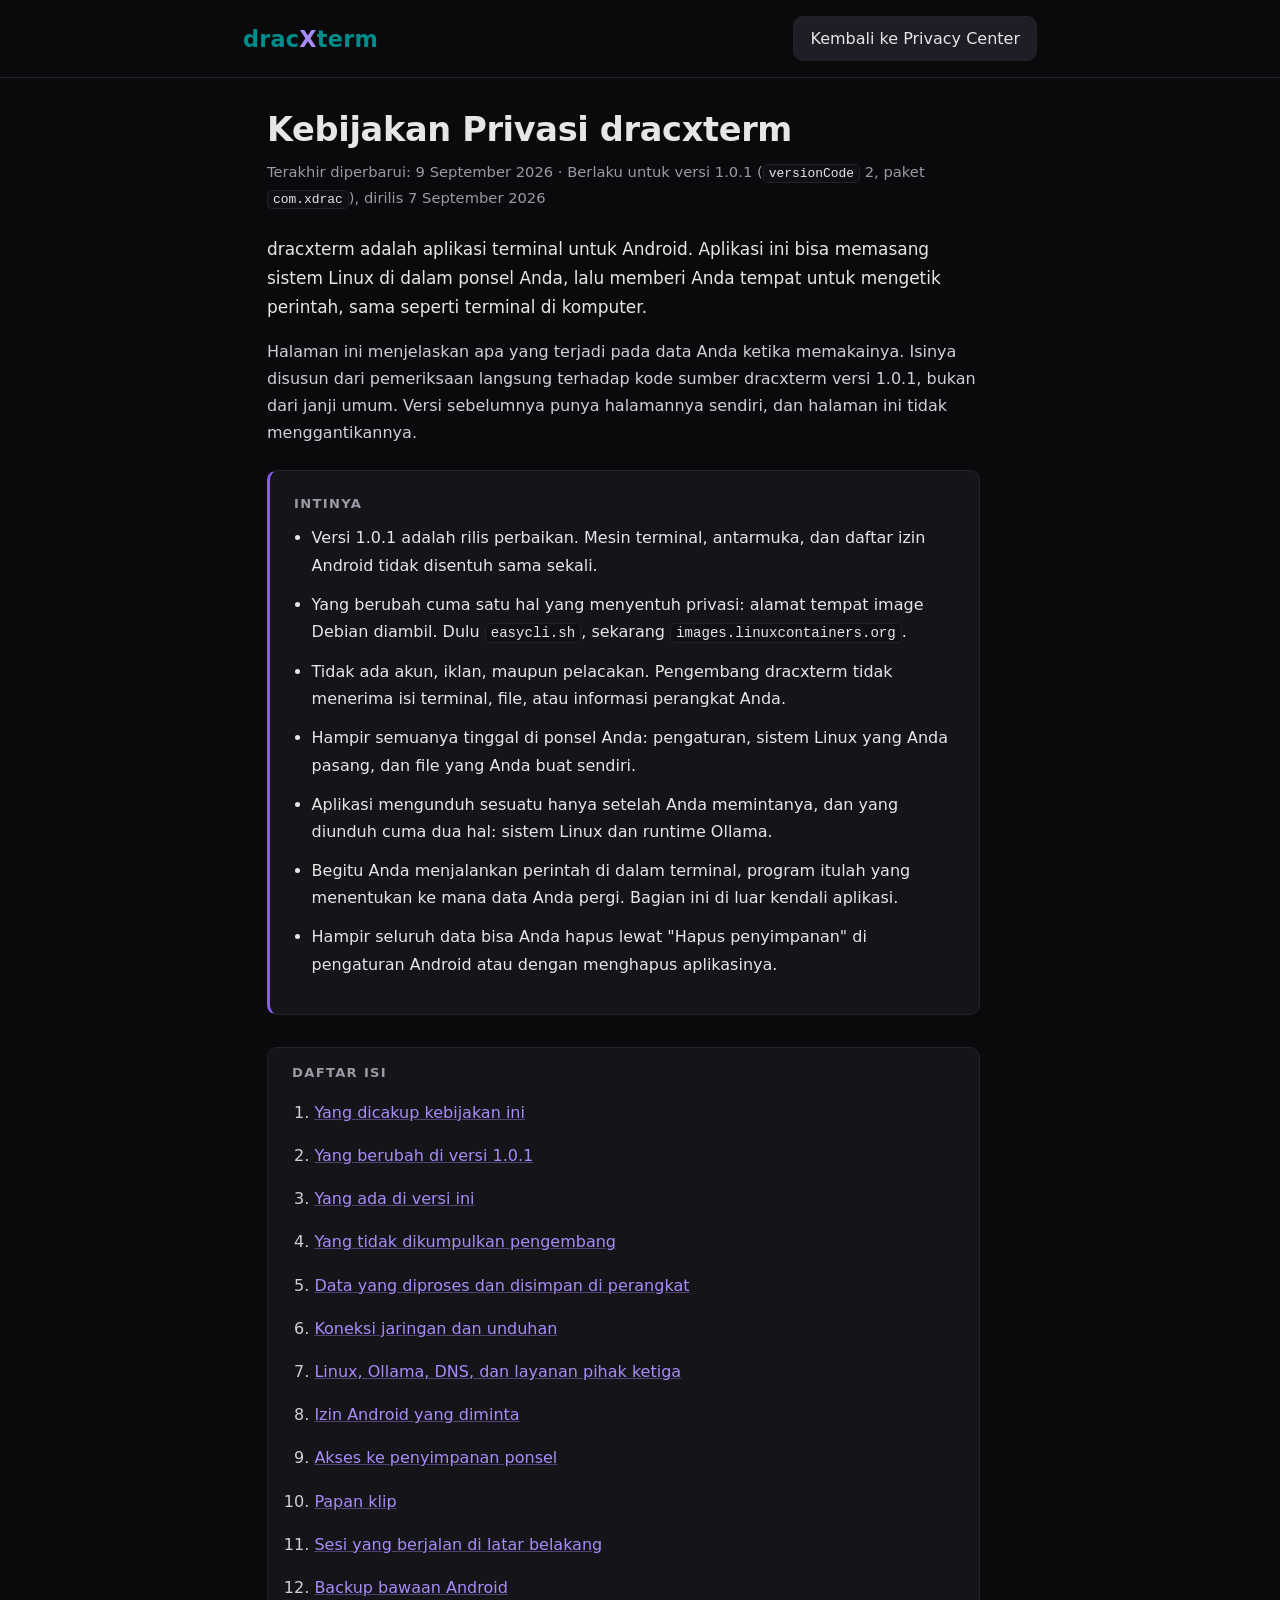
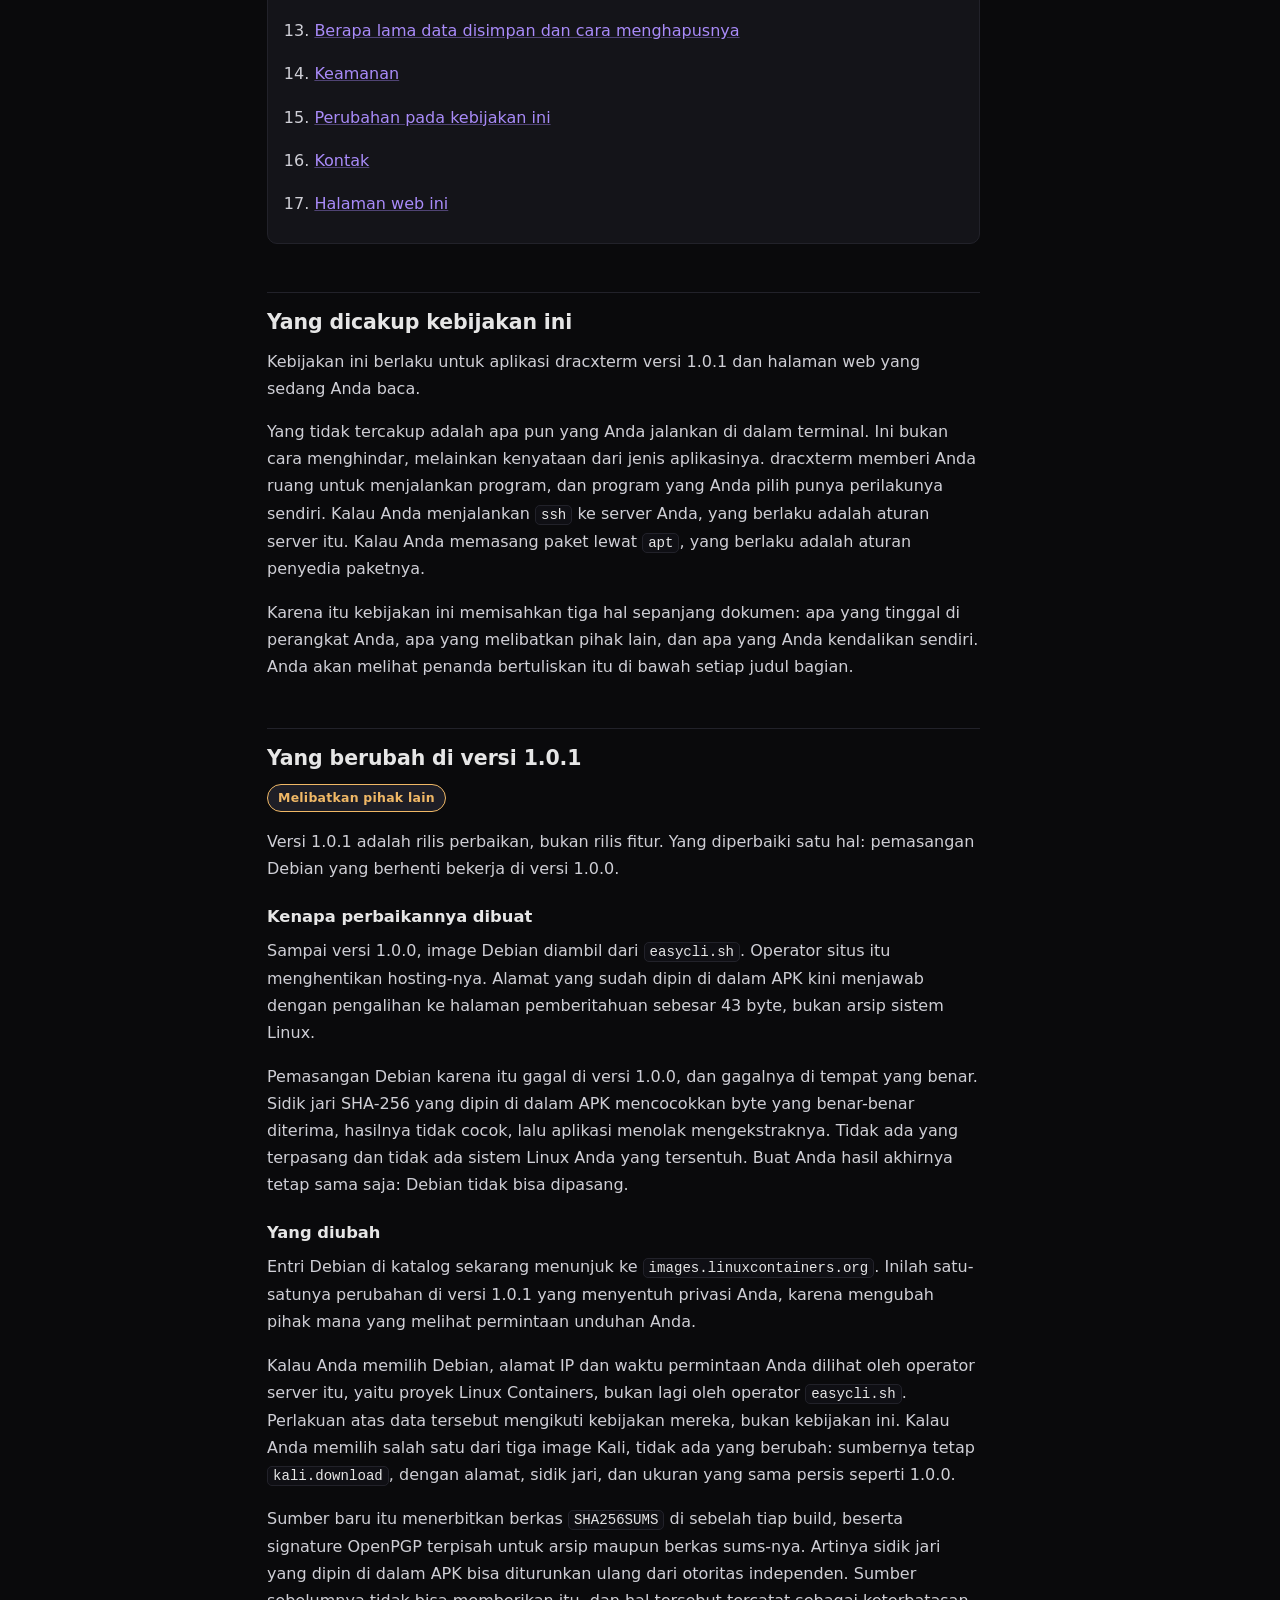
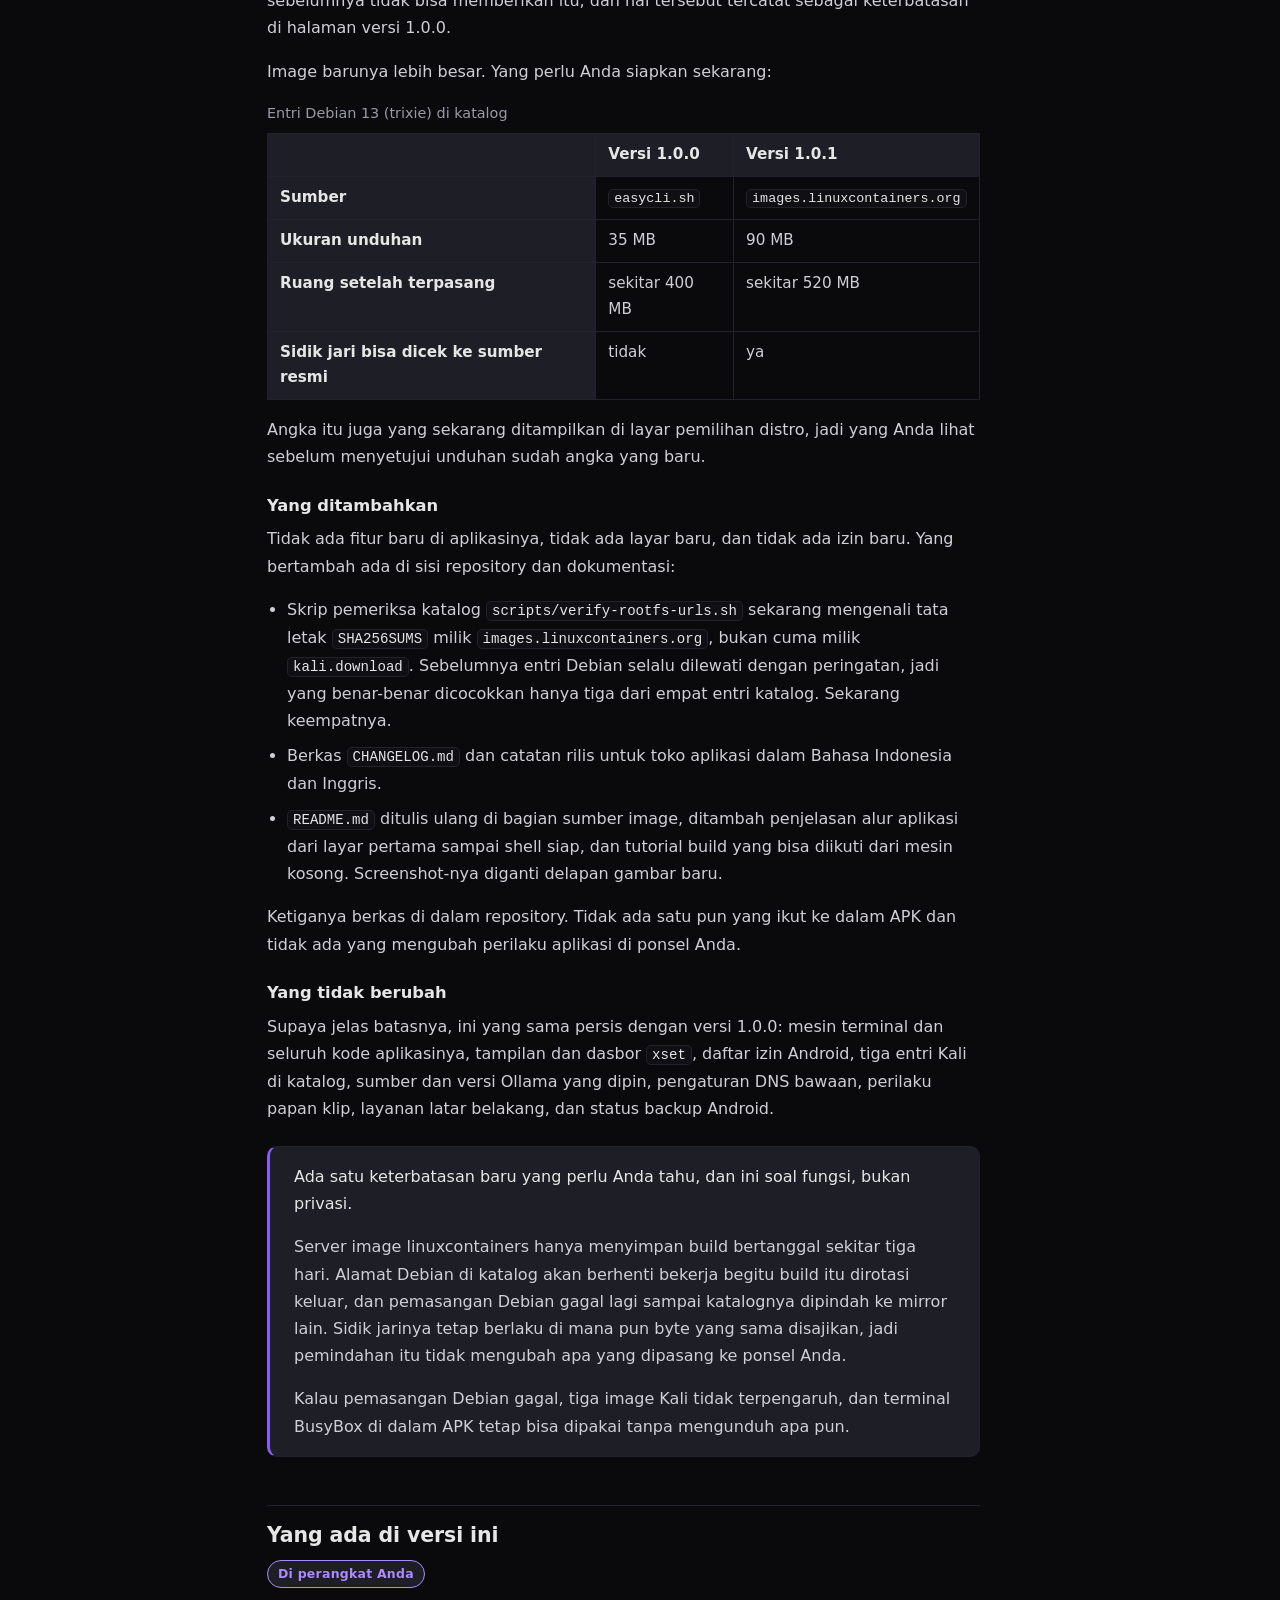
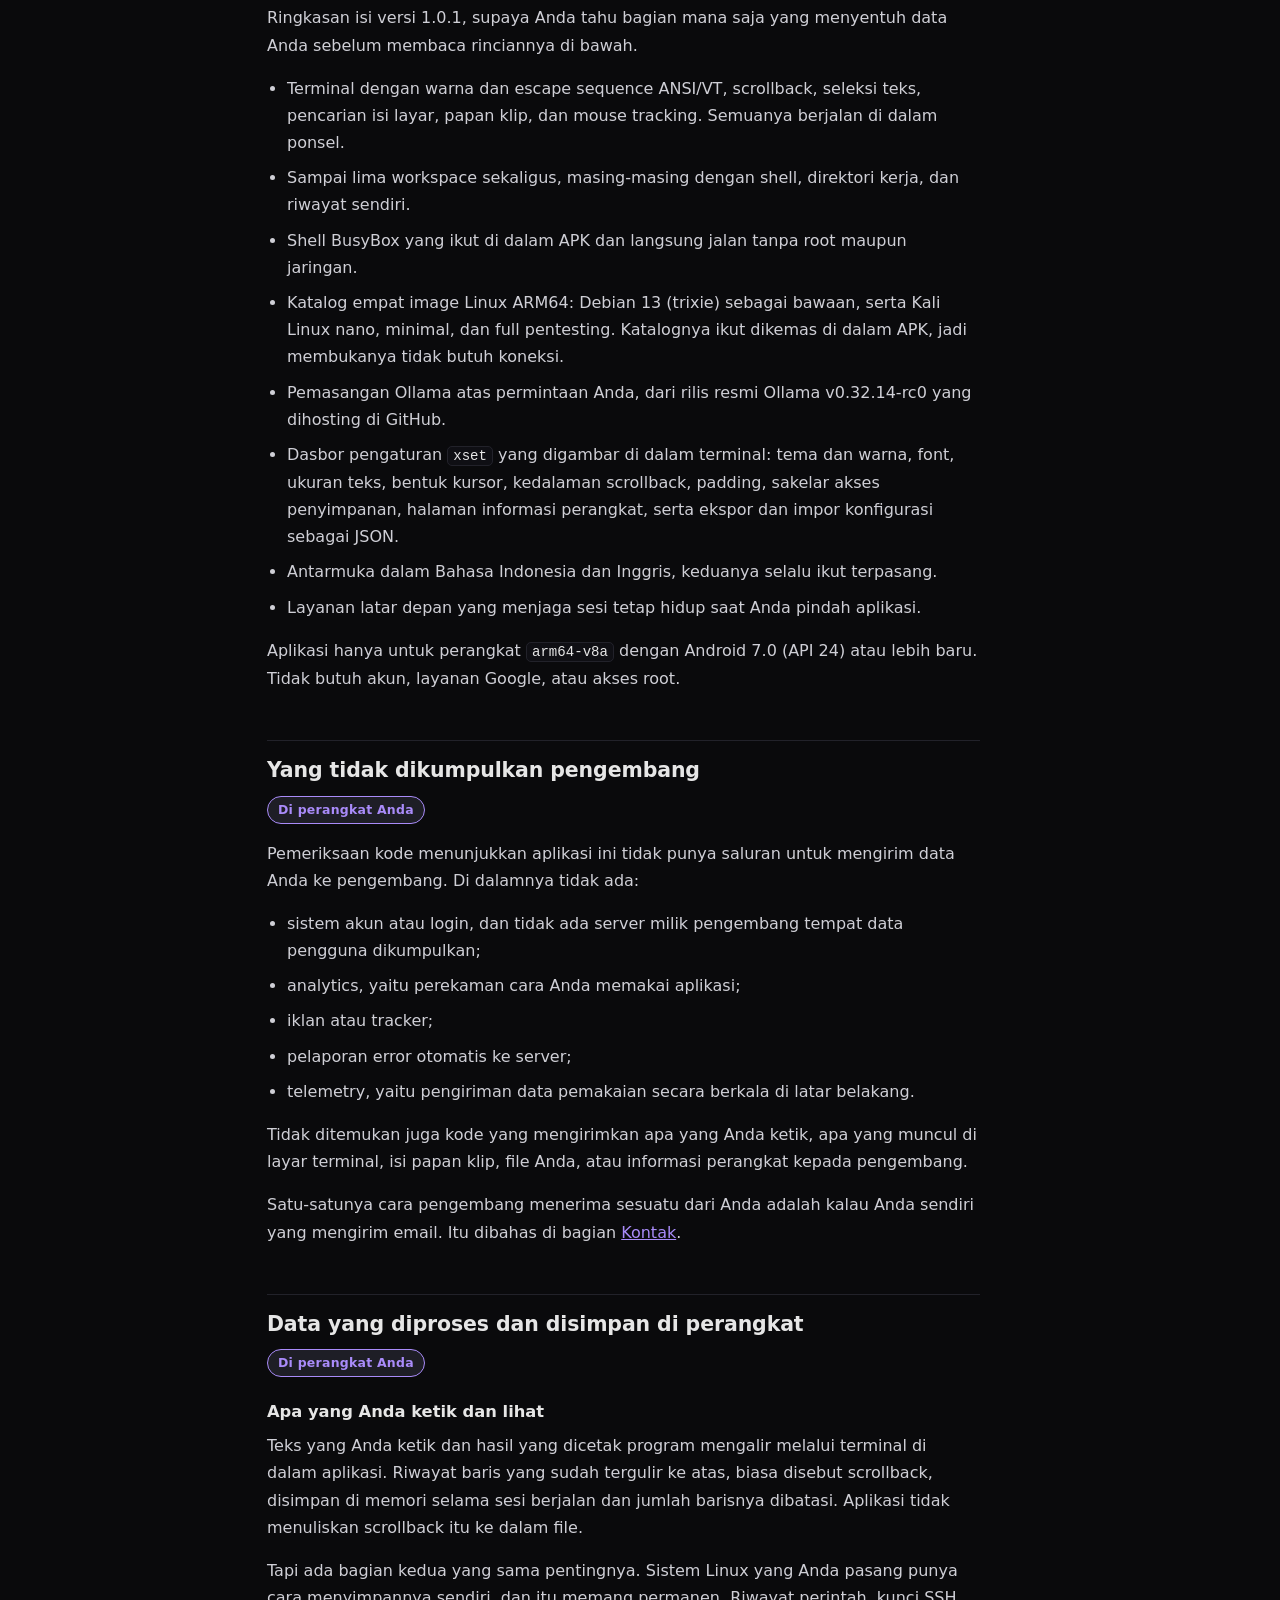
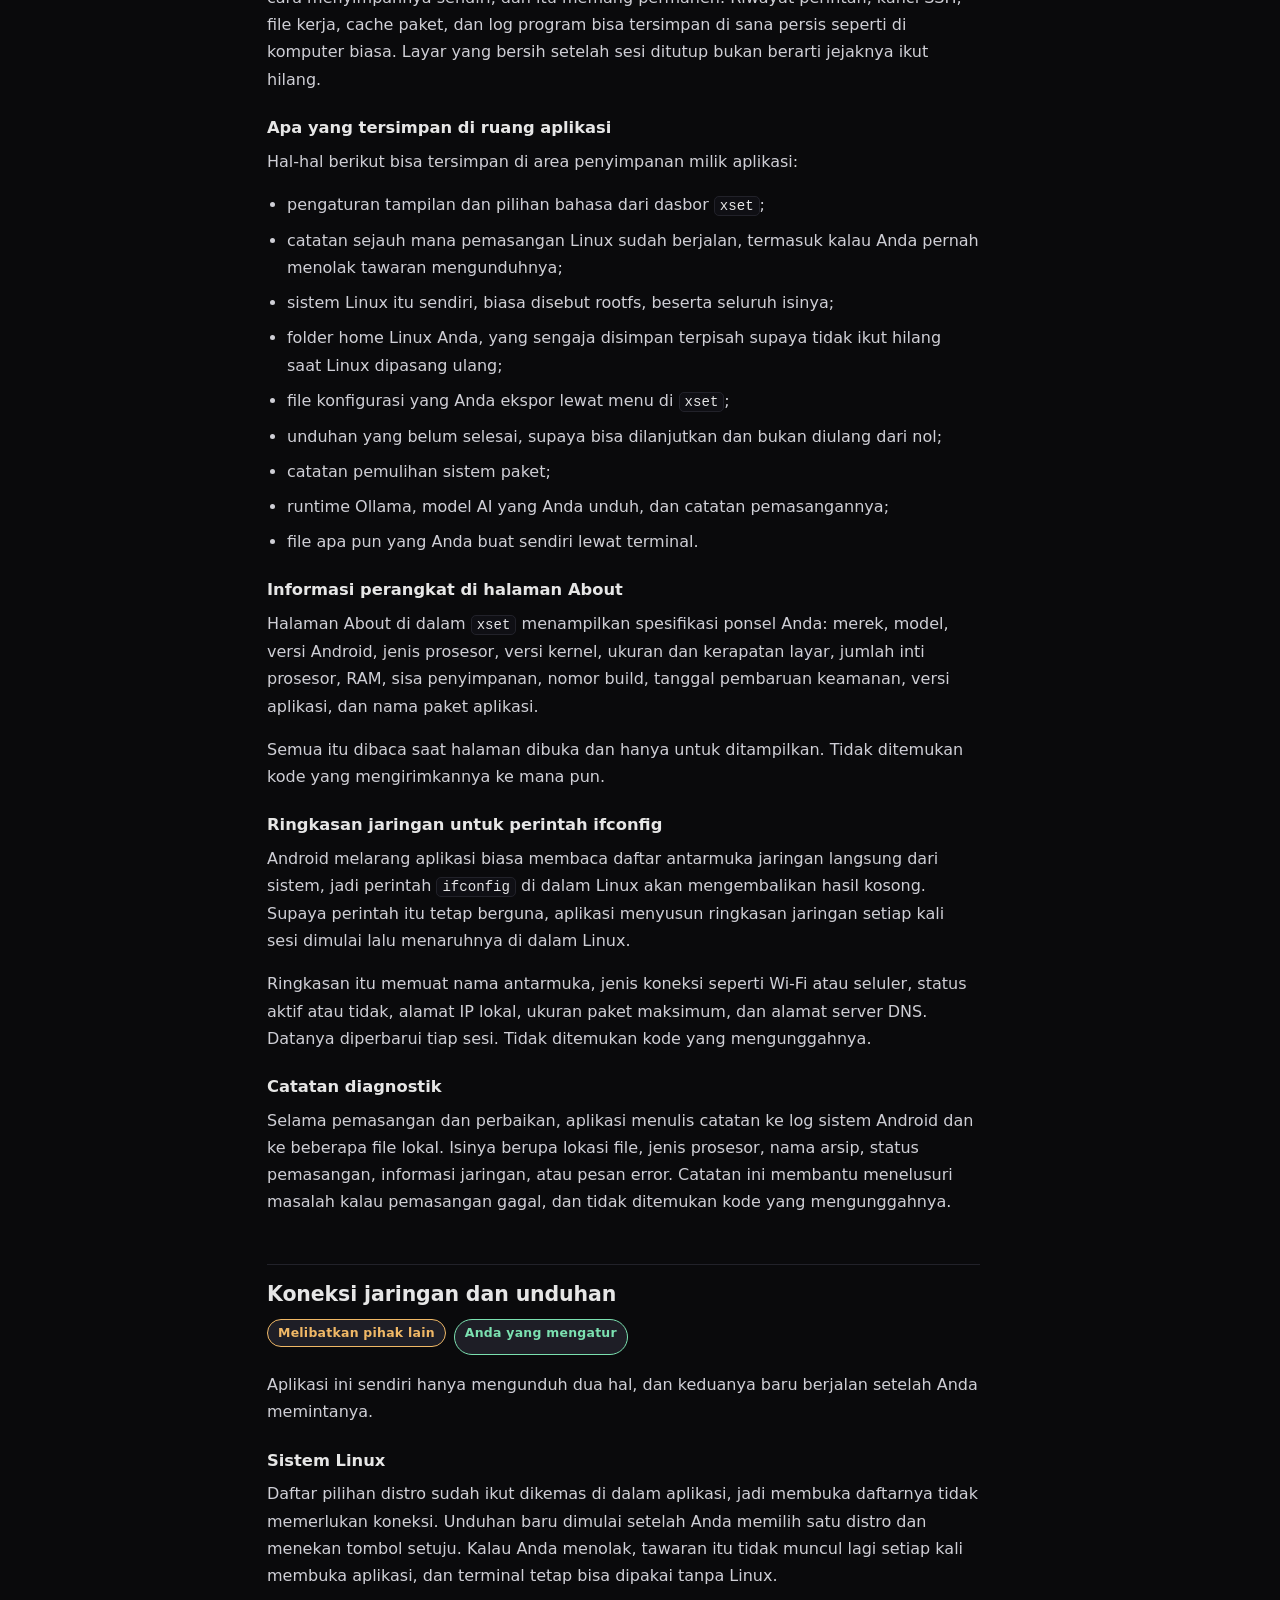
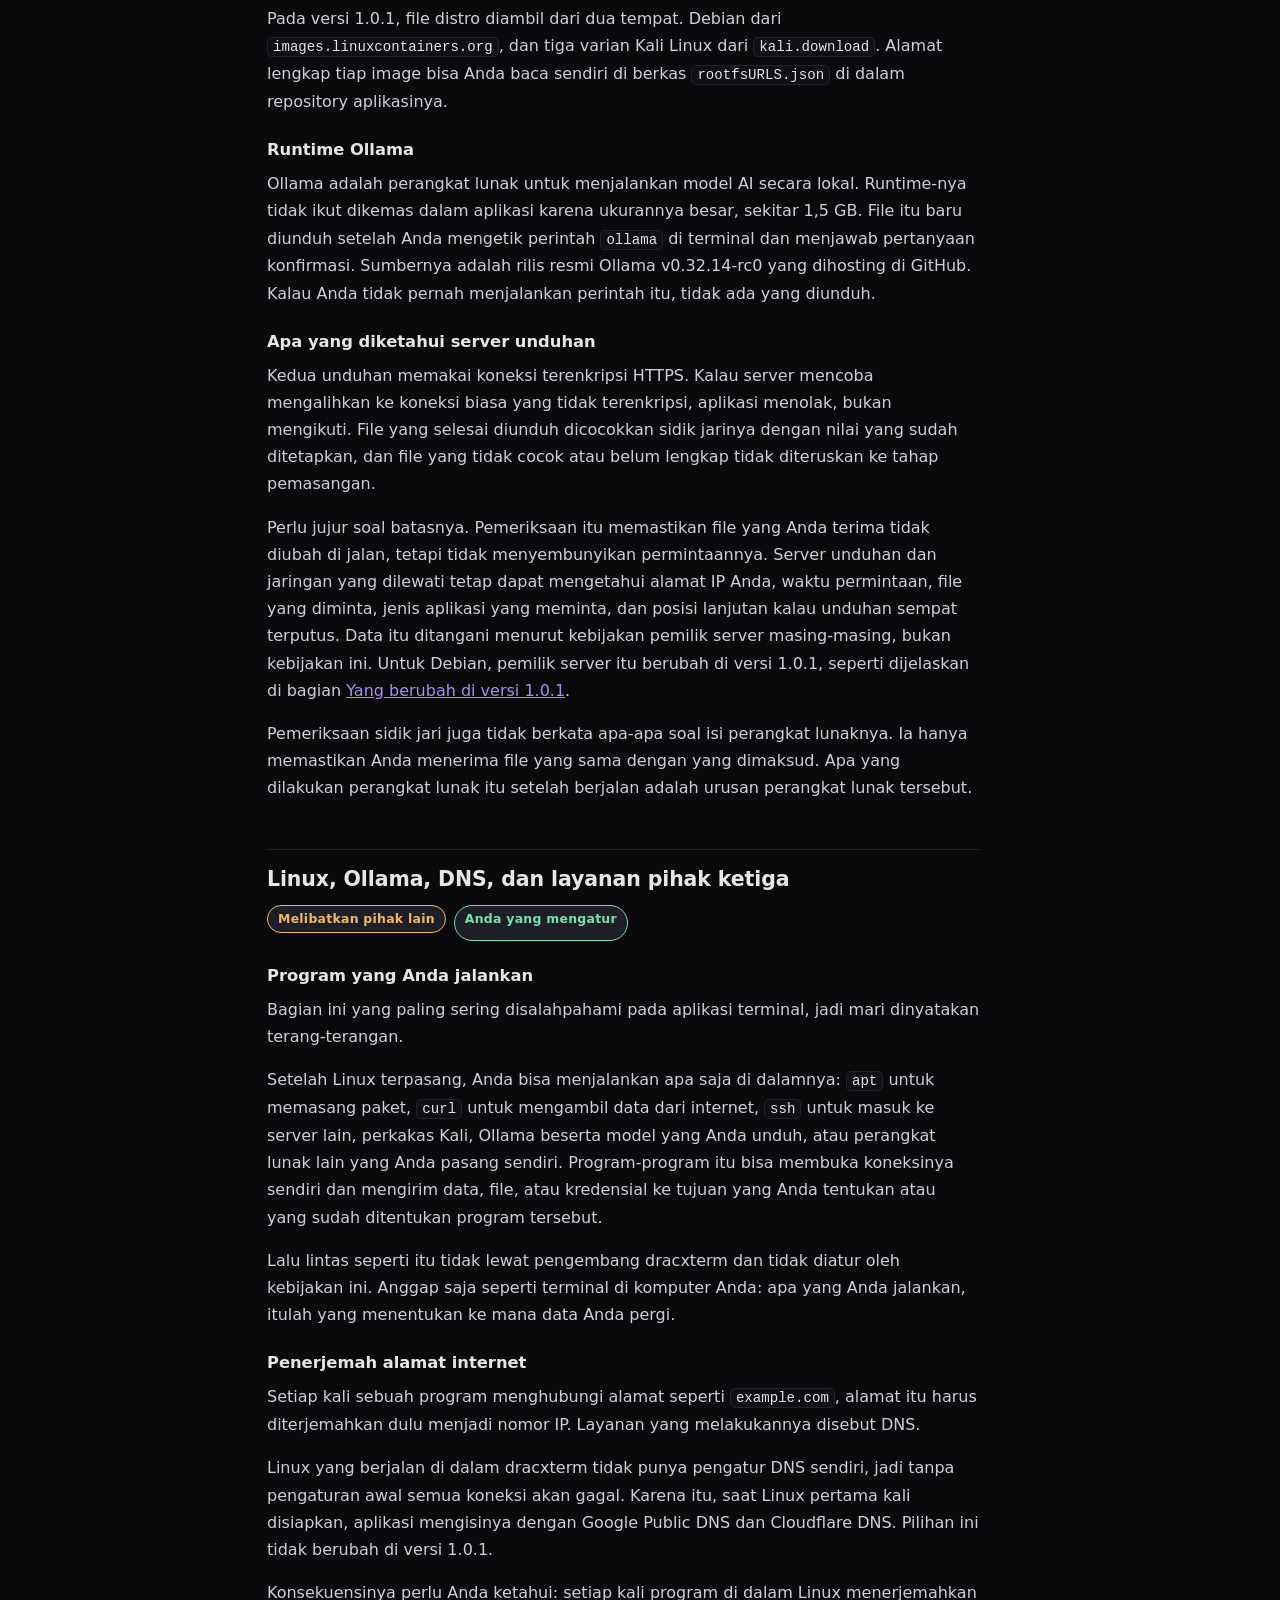
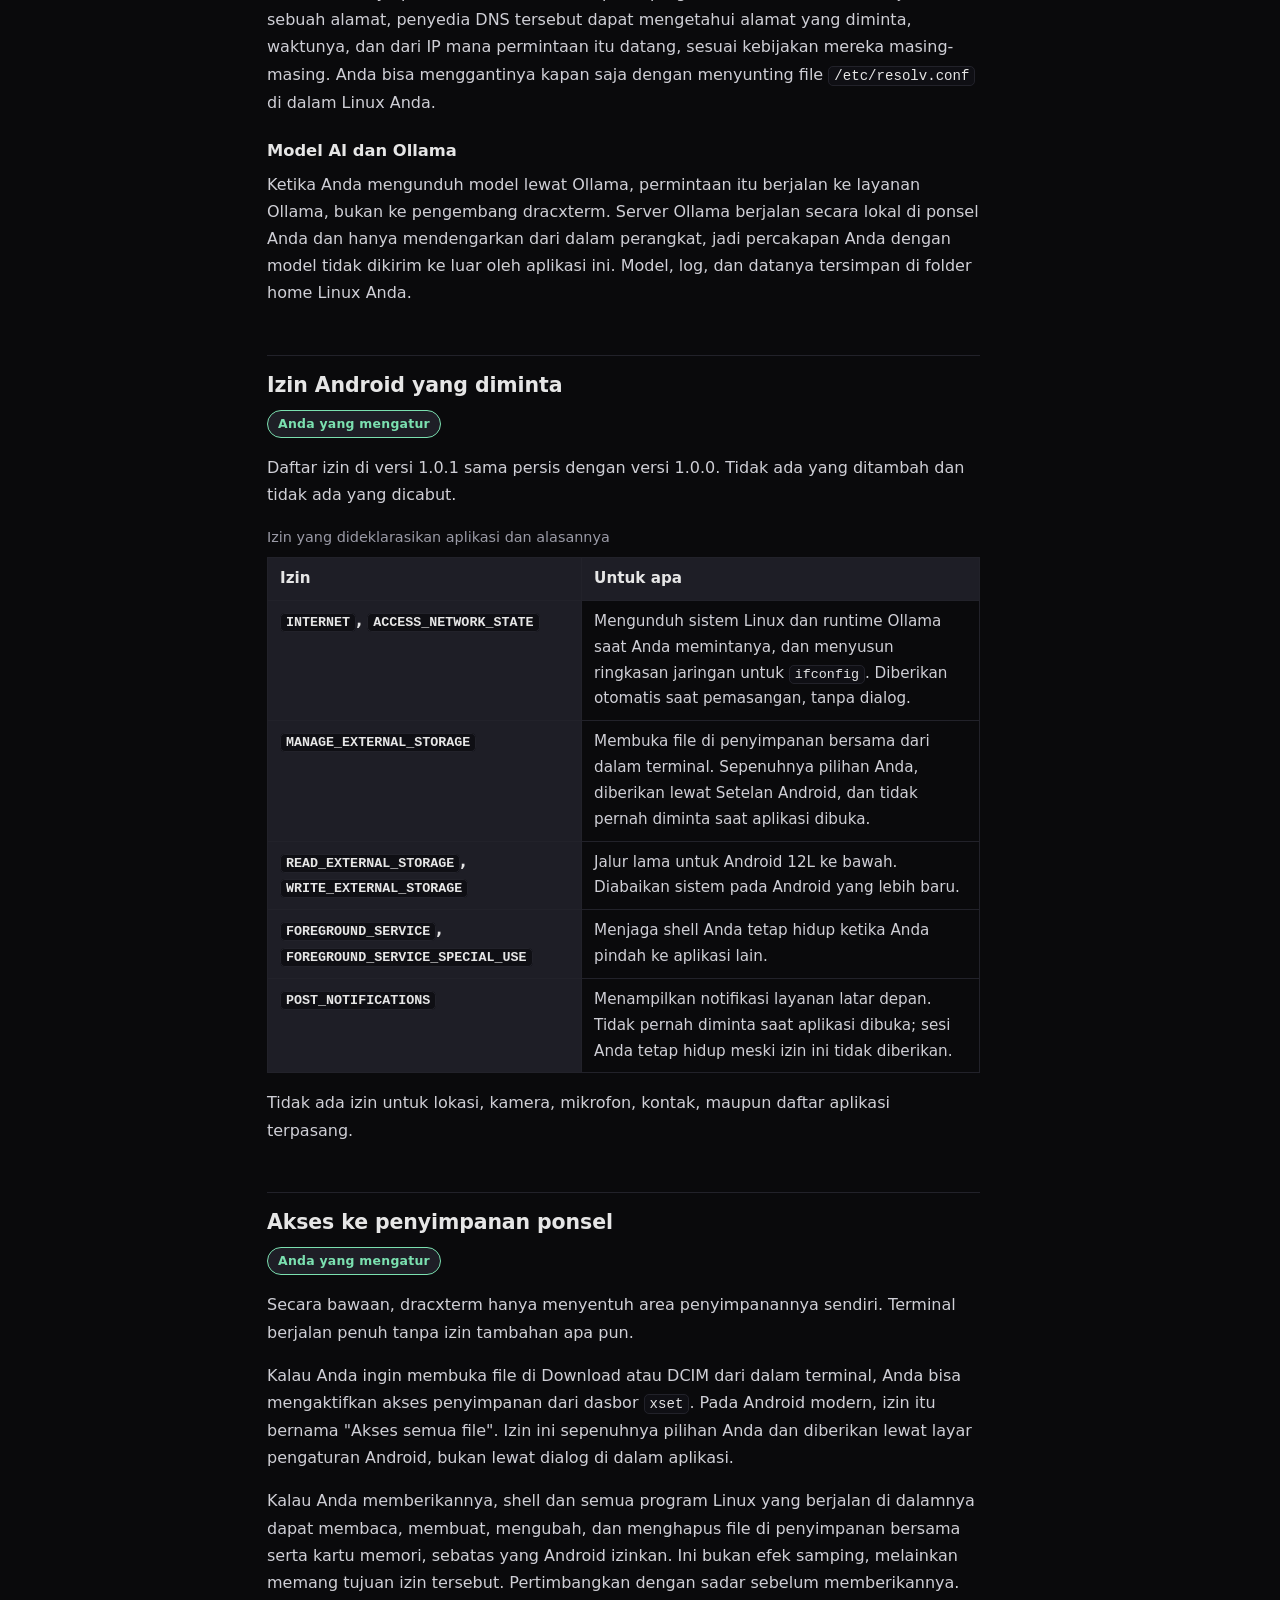
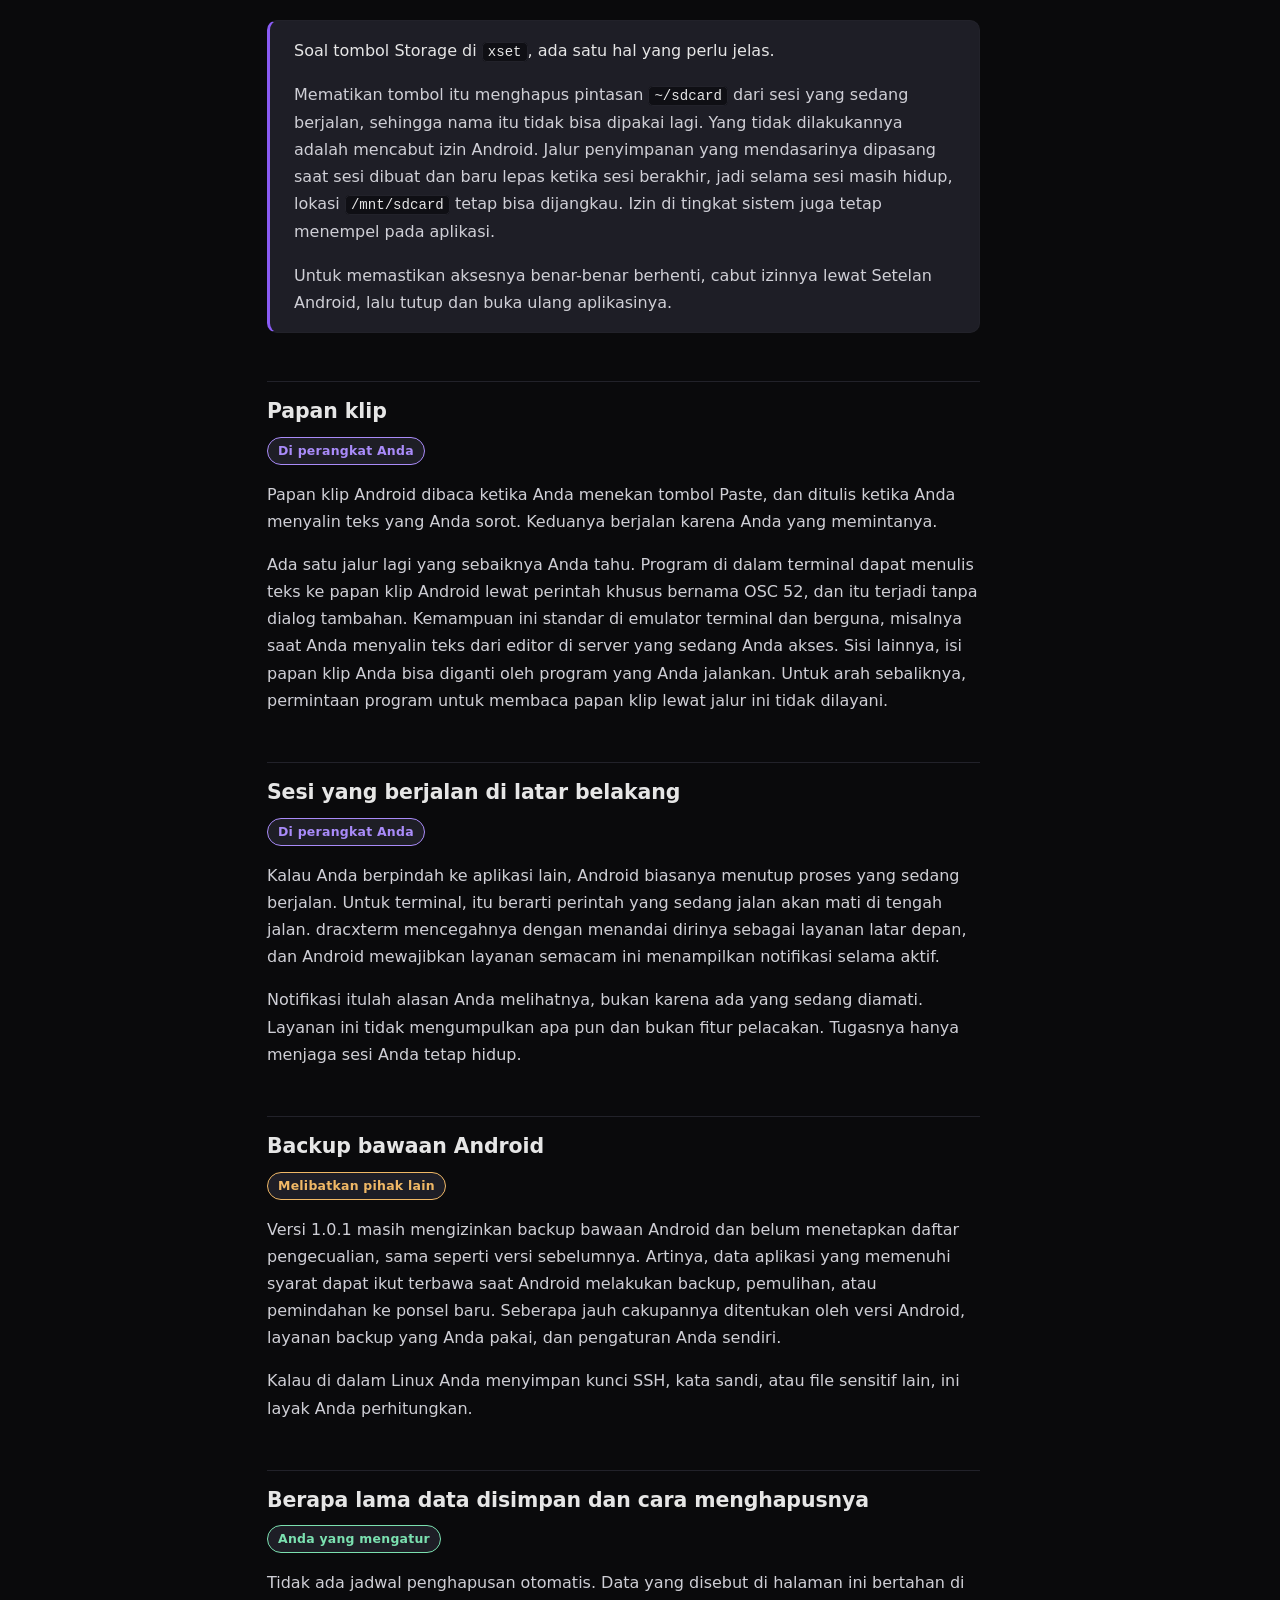
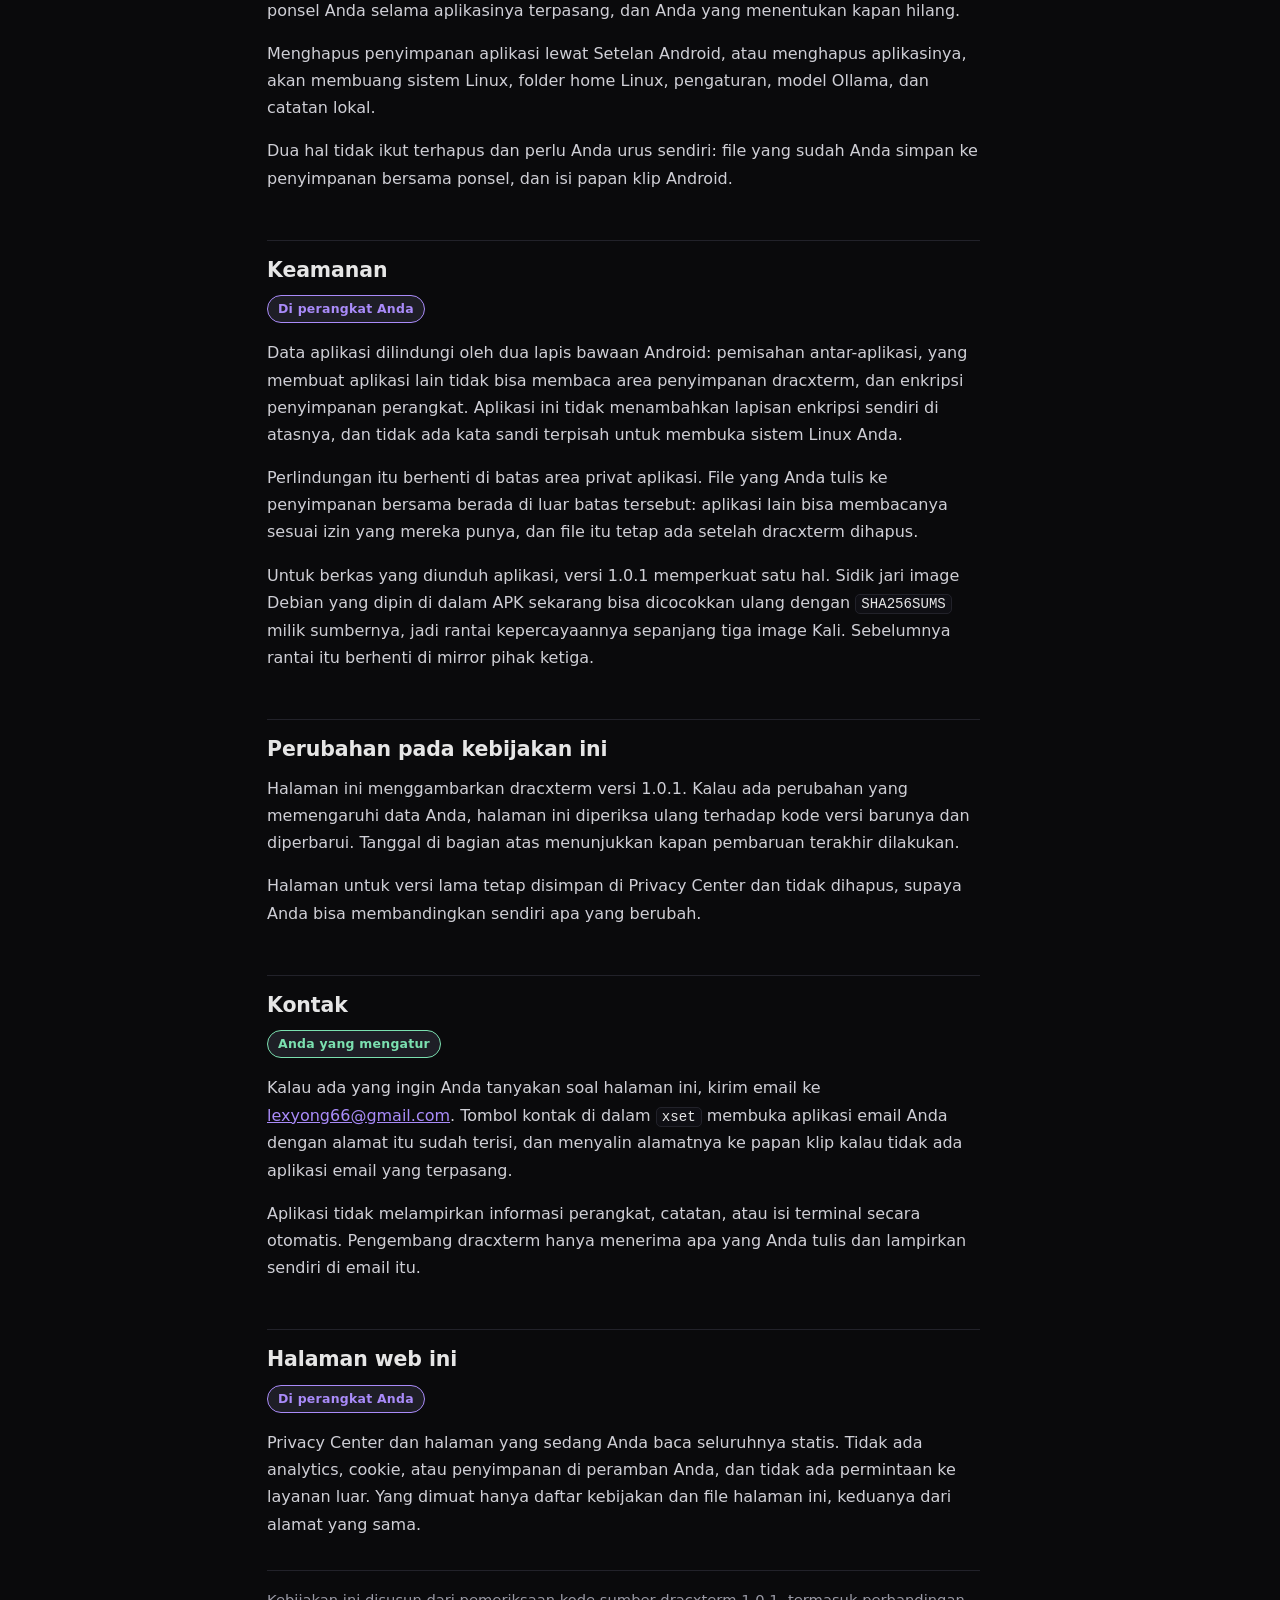
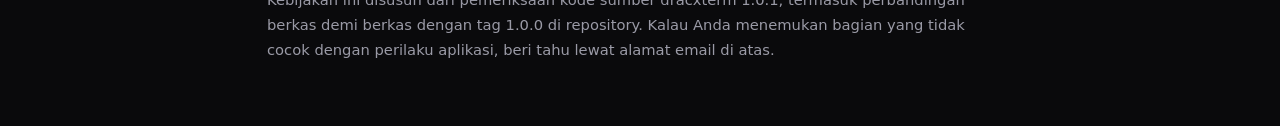
<file: Privacy-Policy/dracxterm/dracxterm-v1.0.1.html>
<!DOCTYPE html>
<html lang="id">
<head>
<meta charset="utf-8">
<meta name="viewport" content="width=device-width, initial-scale=1">
<meta name="description" content="Kebijakan Privasi dracxterm 1.0.1: apa yang berubah dari 1.0.0, apa yang tinggal di perangkat Anda, dan kapan pihak lain ikut terlibat.">
<meta name="color-scheme" content="dark">
<link rel="icon" href="data:image/svg+xml,%3Csvg xmlns='http://www.w3.org/2000/svg' viewBox='0 0 16 16'%3E%3Crect width='16' height='16' rx='3' fill='%230A0A0C'/%3E%3Cpath d='M3 5l2.5 3L3 11M7.5 11h5.5' stroke='%238A5CF6' stroke-width='1.6' fill='none' stroke-linecap='round' stroke-linejoin='round'/%3E%3C/svg%3E">
<title>Kebijakan Privasi dracxterm</title>
<style>
  :root {
    --bg: #0A0A0C;
    --surface: #141419;
    --elevated: #1E1E26;
    --text: #E6E6E6;
    --text-2: #CFCFD6;
    --muted: #9A9AA6;
    --accent: #8A5CF6;
    --accent-text: #A98BF9;
    --wordmark: #008B8B;
    --divider: #22222A;
    --amber: #F0B866;
    --mint: #7BE0B0;

    --space-1: 4px;
    --space-2: 8px;
    --space-3: 12px;
    --space-4: 16px;
    --space-5: 24px;
    --space-6: 32px;
    --space-7: 48px;

    --radius: 10px;
    --tap: 44px;
  }

  * { box-sizing: border-box; }

  html { -webkit-text-size-adjust: 100%; }

  body {
    margin: 0;
    background: var(--bg);
    color: var(--text-2);
    font-family: ui-sans-serif, system-ui, -apple-system, "Segoe UI", Roboto, "Helvetica Neue", Arial, sans-serif;
    font-size: 16px;
    line-height: 1.7;
    overflow-wrap: break-word;
  }

  a { color: var(--accent-text); }
  a:hover { color: #C3AEFB; }

  :focus-visible {
    outline: 2px solid var(--accent);
    outline-offset: 2px;
    border-radius: 4px;
  }

  .skip {
    position: absolute;
    left: var(--space-4);
    top: -100px;
    background: var(--elevated);
    color: var(--text);
    border: 1px solid var(--accent);
    border-radius: var(--radius);
    padding: var(--space-3) var(--space-4);
    text-decoration: none;
    z-index: 50;
    transition: top 120ms ease;
  }
  .skip:focus { top: var(--space-4); }

  header.site {
    border-bottom: 1px solid var(--divider);
    padding: var(--space-4) var(--space-5);
  }
  .head-inner {
    max-width: 78ch;
    margin: 0 auto;
    display: flex;
    flex-wrap: wrap;
    align-items: center;
    justify-content: space-between;
    gap: var(--space-3) var(--space-4);
  }
  .wordmark {
    margin: 0;
    font-size: 1.4rem;
    font-weight: 700;
    letter-spacing: 0.01em;
    color: var(--wordmark);
  }
  .wordmark .x { color: var(--accent-text); }

  .doc-nav { margin: 0; }
  .doc-nav a {
    display: inline-flex;
    align-items: center;
    min-height: var(--tap);
    padding: var(--space-2) var(--space-4);
    border: 1px solid var(--divider);
    border-radius: var(--radius);
    background: var(--elevated);
    color: var(--text);
    text-decoration: none;
    font-weight: 500;
  }
  .doc-nav a:hover { border-color: var(--accent); color: #FFFFFF; }

  main.wrap {
    max-width: 78ch;
    margin: 0 auto;
    padding: var(--space-6) var(--space-5) var(--space-7);
  }

  article { max-width: 70ch; }

  h1 {
    color: var(--text);
    font-size: clamp(1.6rem, 1.2rem + 1.7vw, 2.1rem);
    line-height: 1.22;
    letter-spacing: -0.01em;
    margin: 0 0 var(--space-2);
  }
  h2 {
    color: var(--text);
    font-size: 1.28rem;
    line-height: 1.3;
    letter-spacing: -0.005em;
    margin: var(--space-7) 0 var(--space-3);
    padding-top: var(--space-4);
    border-top: 1px solid var(--divider);
    scroll-margin-top: var(--space-4);
  }
  h3 {
    color: var(--text);
    font-size: 1.02rem;
    line-height: 1.4;
    margin: var(--space-5) 0 var(--space-2);
    scroll-margin-top: var(--space-4);
  }

  p { margin: 0 0 var(--space-4); }
  ul, ol { padding-left: 1.25em; margin: 0 0 var(--space-4); }
  li { margin-bottom: var(--space-2); }
  li:last-child { margin-bottom: 0; }

  .doc-meta {
    color: var(--muted);
    font-size: 0.92rem;
    margin-bottom: var(--space-5);
  }

  .lead { color: var(--text); font-size: 1.06rem; }

  /* Ringkasan pembuka */
  .summary {
    background: var(--surface);
    border: 1px solid var(--divider);
    border-left: 3px solid var(--accent);
    border-radius: var(--radius);
    padding: var(--space-5);
    margin: var(--space-5) 0 var(--space-6);
  }
  .summary h2 {
    margin: 0 0 var(--space-3);
    padding-top: 0;
    border-top: 0;
    font-size: 0.82rem;
    letter-spacing: 0.1em;
    text-transform: uppercase;
    color: var(--muted);
  }
  .summary ul { margin: 0; padding-left: 1.1em; }
  .summary li { color: var(--text); margin-bottom: var(--space-3); }

  /* Penanda jenis informasi. Arti dibawa oleh teksnya, bukan warnanya. */
  .tags {
    display: flex;
    flex-wrap: wrap;
    gap: var(--space-2);
    margin: 0 0 var(--space-4);
    padding: 0;
    list-style: none;
  }
  .tag {
    display: inline-block;
    min-width: 0;
    white-space: nowrap;
    padding: 3px 10px;
    border: 1px solid currentColor;
    border-radius: 999px;
    background: var(--elevated);
    font-size: 0.78rem;
    font-weight: 600;
    letter-spacing: 0.02em;
    line-height: 1.6;
  }
  .t-lokal { color: var(--accent-text); }
  .t-luar { color: var(--amber); }
  .t-kontrol { color: var(--mint); }

  .callout {
    background: var(--elevated);
    border: 1px solid var(--divider);
    border-left: 3px solid var(--accent);
    border-radius: var(--radius);
    padding: var(--space-4) var(--space-5);
    margin: var(--space-5) 0;
  }
  .callout > :last-child { margin-bottom: 0; }
  .callout p:first-child { color: var(--text); }

  .toc {
    background: var(--surface);
    border: 1px solid var(--divider);
    border-radius: var(--radius);
    padding: var(--space-4) var(--space-5);
    margin-bottom: var(--space-6);
  }
  .toc h2 {
    margin: 0 0 var(--space-3);
    padding-top: 0;
    border-top: 0;
    font-size: 0.82rem;
    letter-spacing: 0.1em;
    text-transform: uppercase;
    color: var(--muted);
  }
  .toc ol { margin: 0; padding-left: 1.4em; }
  .toc li { margin-bottom: var(--space-1); }
  .toc a {
    display: inline-block;
    max-width: 100%;
    overflow-wrap: anywhere;
    padding: 6px 0;
    text-decoration-color: rgba(169, 139, 249, 0.4);
  }

  .scroll-x { overflow-x: auto; margin: 0 0 var(--space-4); }
  table { width: 100%; border-collapse: collapse; font-size: 0.95rem; }
  caption { text-align: left; color: var(--muted); font-size: 0.9rem; padding-bottom: var(--space-2); }
  th, td {
    border: 1px solid var(--divider);
    padding: var(--space-2) var(--space-3);
    text-align: left;
    vertical-align: top;
  }
  th { color: var(--text); background: var(--elevated); font-weight: 600; }

  code {
    background: #0F0F14;
    border: 1px solid var(--divider);
    border-radius: 5px;
    padding: 1px 5px;
    font-family: ui-monospace, SFMono-Regular, Menlo, Consolas, "Liberation Mono", monospace;
    font-size: 0.88em;
    color: var(--text);
  }

  .sign-off {
    margin-top: var(--space-6);
    padding-top: var(--space-4);
    border-top: 1px solid var(--divider);
    color: var(--muted);
    font-size: 0.92rem;
  }

  @media (max-width: 520px) {
    main.wrap { padding: var(--space-5) var(--space-4) var(--space-6); }
    .summary, .toc, .callout { padding: var(--space-4); }
  }

  /* Penanda dijaga satu baris di lebar normal. Pada lebar ekstrem (zoom tinggi di
     layar kecil) membungkus lebih baik daripada memaksa seluruh halaman menggeser. */
  @media (max-width: 380px) {
    .tag { white-space: normal; overflow-wrap: anywhere; }
  }

  @media (prefers-reduced-motion: reduce) {
    * { animation: none !important; transition: none !important; scroll-behavior: auto !important; }
  }

  @media print {
    body { background: #FFFFFF; color: #1A1A1A; font-size: 10.5pt; line-height: 1.5; }
    header.site, .skip, .doc-nav { display: none; }
    main.wrap { max-width: none; padding: 0; }
    article { max-width: none; }
    h1, h2, h3 { color: #000000; page-break-after: avoid; }
    h1 { font-size: 20pt; }
    h2 { font-size: 13pt; border-top: 1px solid #BBBBBB; margin-top: 22pt; }
    h3 { font-size: 11pt; }
    a { color: #000000; text-decoration: underline; }
    .summary, .toc, .callout { background: #FFFFFF; border: 1px solid #BBBBBB; border-left-width: 3px; page-break-inside: avoid; }
    .summary li, .callout p:first-child, .lead { color: #000000; }
    .tag { border: 1px solid #666666; color: #333333; background: #FFFFFF; }
    .doc-meta, .sign-off, caption { color: #444444; }
    th { background: #EEEEEE; color: #000000; }
    th, td { border: 1px solid #999999; }
    table, .scroll-x { overflow: visible; page-break-inside: avoid; }
    code { background: #FFFFFF; border: 1px solid #BBBBBB; color: #000000; }
    p, li { orphans: 3; widows: 3; }
  }
</style>
</head>
<body>

<a class="skip" href="#doc">Lompat ke isi kebijakan</a>

<header class="site">
  <div class="head-inner">
    <p class="wordmark">drac<span class="x">X</span>term</p>
    <p class="doc-nav"><a href="../index.html">Kembali ke Privacy Center</a></p>
  </div>
</header>

<main class="wrap" id="doc">
<article data-policy-content>

  <h1>Kebijakan Privasi dracxterm</h1>

  <p class="doc-meta">Terakhir diperbarui: 9 September 2026 &middot; Berlaku untuk versi 1.0.1
  (<code>versionCode</code> 2, paket <code>com.xdrac</code>), dirilis 7 September 2026</p>

  <p class="lead">dracxterm adalah aplikasi terminal untuk Android. Aplikasi ini bisa memasang
  sistem Linux di dalam ponsel Anda, lalu memberi Anda tempat untuk mengetik perintah, sama seperti
  terminal di komputer.</p>

  <p>Halaman ini menjelaskan apa yang terjadi pada data Anda ketika memakainya. Isinya disusun dari
  pemeriksaan langsung terhadap kode sumber dracxterm versi 1.0.1, bukan dari janji umum. Versi
  sebelumnya punya halamannya sendiri, dan halaman ini tidak menggantikannya.</p>

  <section class="summary" aria-labelledby="intinya">
    <h2 id="intinya">Intinya</h2>
    <ul>
      <li>Versi 1.0.1 adalah rilis perbaikan. Mesin terminal, antarmuka, dan daftar izin Android
      tidak disentuh sama sekali.</li>
      <li>Yang berubah cuma satu hal yang menyentuh privasi: alamat tempat image Debian diambil.
      Dulu <code>easycli.sh</code>, sekarang <code>images.linuxcontainers.org</code>.</li>
      <li>Tidak ada akun, iklan, maupun pelacakan. Pengembang dracxterm tidak menerima isi terminal,
      file, atau informasi perangkat Anda.</li>
      <li>Hampir semuanya tinggal di ponsel Anda: pengaturan, sistem Linux yang Anda pasang, dan
      file yang Anda buat sendiri.</li>
      <li>Aplikasi mengunduh sesuatu hanya setelah Anda memintanya, dan yang diunduh cuma dua hal:
      sistem Linux dan runtime Ollama.</li>
      <li>Begitu Anda menjalankan perintah di dalam terminal, program itulah yang menentukan ke mana
      data Anda pergi. Bagian ini di luar kendali aplikasi.</li>
      <li>Hampir seluruh data bisa Anda hapus lewat "Hapus penyimpanan" di pengaturan Android atau
      dengan menghapus aplikasinya.</li>
    </ul>
  </section>

  <nav class="toc" aria-labelledby="daftar-isi">
    <h2 id="daftar-isi">Daftar isi</h2>
    <ol>
      <li><a href="#ruang-lingkup">Yang dicakup kebijakan ini</a></li>
      <li><a href="#perubahan-101">Yang berubah di versi 1.0.1</a></li>
      <li><a href="#isi-versi">Yang ada di versi ini</a></li>
      <li><a href="#tidak-dikumpulkan">Yang tidak dikumpulkan pengembang</a></li>
      <li><a href="#di-perangkat">Data yang diproses dan disimpan di perangkat</a></li>
      <li><a href="#jaringan">Koneksi jaringan dan unduhan</a></li>
      <li><a href="#pihak-ketiga">Linux, Ollama, DNS, dan layanan pihak ketiga</a></li>
      <li><a href="#izin">Izin Android yang diminta</a></li>
      <li><a href="#penyimpanan">Akses ke penyimpanan ponsel</a></li>
      <li><a href="#clipboard">Papan klip</a></li>
      <li><a href="#background">Sesi yang berjalan di latar belakang</a></li>
      <li><a href="#backup">Backup bawaan Android</a></li>
      <li><a href="#hapus">Berapa lama data disimpan dan cara menghapusnya</a></li>
      <li><a href="#keamanan">Keamanan</a></li>
      <li><a href="#perubahan">Perubahan pada kebijakan ini</a></li>
      <li><a href="#kontak">Kontak</a></li>
      <li><a href="#situs">Halaman web ini</a></li>
    </ol>
  </nav>

  <h2 id="ruang-lingkup">Yang dicakup kebijakan ini</h2>

  <p>Kebijakan ini berlaku untuk aplikasi dracxterm versi 1.0.1 dan halaman web yang sedang Anda
  baca.</p>

  <p>Yang tidak tercakup adalah apa pun yang Anda jalankan di dalam terminal. Ini bukan cara
  menghindar, melainkan kenyataan dari jenis aplikasinya. dracxterm memberi Anda ruang untuk
  menjalankan program, dan program yang Anda pilih punya perilakunya sendiri. Kalau Anda menjalankan
  <code>ssh</code> ke server Anda, yang berlaku adalah aturan server itu. Kalau Anda memasang paket
  lewat <code>apt</code>, yang berlaku adalah aturan penyedia paketnya.</p>

  <p>Karena itu kebijakan ini memisahkan tiga hal sepanjang dokumen: apa yang tinggal di perangkat
  Anda, apa yang melibatkan pihak lain, dan apa yang Anda kendalikan sendiri. Anda akan melihat
  penanda bertuliskan itu di bawah setiap judul bagian.</p>

  <h2 id="perubahan-101">Yang berubah di versi 1.0.1</h2>

  <ul class="tags">
    <li class="tag t-luar">Melibatkan pihak lain</li>
  </ul>

  <p>Versi 1.0.1 adalah rilis perbaikan, bukan rilis fitur. Yang diperbaiki satu hal: pemasangan
  Debian yang berhenti bekerja di versi 1.0.0.</p>

  <h3>Kenapa perbaikannya dibuat</h3>

  <p>Sampai versi 1.0.0, image Debian diambil dari <code>easycli.sh</code>. Operator situs itu
  menghentikan hosting-nya. Alamat yang sudah dipin di dalam APK kini menjawab dengan pengalihan ke
  halaman pemberitahuan sebesar 43 byte, bukan arsip sistem Linux.</p>

  <p>Pemasangan Debian karena itu gagal di versi 1.0.0, dan gagalnya di tempat yang benar. Sidik
  jari SHA-256 yang dipin di dalam APK mencocokkan byte yang benar-benar diterima, hasilnya tidak
  cocok, lalu aplikasi menolak mengekstraknya. Tidak ada yang terpasang dan tidak ada sistem Linux
  Anda yang tersentuh. Buat Anda hasil akhirnya tetap sama saja: Debian tidak bisa dipasang.</p>

  <h3>Yang diubah</h3>

  <p>Entri Debian di katalog sekarang menunjuk ke <code>images.linuxcontainers.org</code>. Inilah
  satu-satunya perubahan di versi 1.0.1 yang menyentuh privasi Anda, karena mengubah pihak mana
  yang melihat permintaan unduhan Anda.</p>

  <p>Kalau Anda memilih Debian, alamat IP dan waktu permintaan Anda dilihat oleh operator server
  itu, yaitu proyek Linux Containers, bukan lagi oleh operator <code>easycli.sh</code>. Perlakuan
  atas data tersebut mengikuti kebijakan mereka, bukan kebijakan ini. Kalau Anda memilih salah satu
  dari tiga image Kali, tidak ada yang berubah: sumbernya tetap <code>kali.download</code>, dengan
  alamat, sidik jari, dan ukuran yang sama persis seperti 1.0.0.</p>

  <p>Sumber baru itu menerbitkan berkas <code>SHA256SUMS</code> di sebelah tiap build, beserta
  signature OpenPGP terpisah untuk arsip maupun berkas sums-nya. Artinya sidik jari yang dipin di
  dalam APK bisa diturunkan ulang dari otoritas independen. Sumber sebelumnya tidak bisa memberikan
  itu, dan hal tersebut tercatat sebagai keterbatasan di halaman versi 1.0.0.</p>

  <p>Image barunya lebih besar. Yang perlu Anda siapkan sekarang:</p>

  <div class="scroll-x">
    <table>
      <caption>Entri Debian 13 (trixie) di katalog</caption>
      <thead>
        <tr><th scope="col">&nbsp;</th><th scope="col">Versi 1.0.0</th><th scope="col">Versi 1.0.1</th></tr>
      </thead>
      <tbody>
        <tr><th scope="row">Sumber</th><td><code>easycli.sh</code></td><td><code>images.linuxcontainers.org</code></td></tr>
        <tr><th scope="row">Ukuran unduhan</th><td>35 MB</td><td>90 MB</td></tr>
        <tr><th scope="row">Ruang setelah terpasang</th><td>sekitar 400 MB</td><td>sekitar 520 MB</td></tr>
        <tr><th scope="row">Sidik jari bisa dicek ke sumber resmi</th><td>tidak</td><td>ya</td></tr>
      </tbody>
    </table>
  </div>

  <p>Angka itu juga yang sekarang ditampilkan di layar pemilihan distro, jadi yang Anda lihat
  sebelum menyetujui unduhan sudah angka yang baru.</p>

  <h3>Yang ditambahkan</h3>

  <p>Tidak ada fitur baru di aplikasinya, tidak ada layar baru, dan tidak ada izin baru. Yang
  bertambah ada di sisi repository dan dokumentasi:</p>

  <ul>
    <li>Skrip pemeriksa katalog <code>scripts/verify-rootfs-urls.sh</code> sekarang mengenali tata
    letak <code>SHA256SUMS</code> milik <code>images.linuxcontainers.org</code>, bukan cuma milik
    <code>kali.download</code>. Sebelumnya entri Debian selalu dilewati dengan peringatan, jadi yang
    benar-benar dicocokkan hanya tiga dari empat entri katalog. Sekarang keempatnya.</li>
    <li>Berkas <code>CHANGELOG.md</code> dan catatan rilis untuk toko aplikasi dalam Bahasa
    Indonesia dan Inggris.</li>
    <li><code>README.md</code> ditulis ulang di bagian sumber image, ditambah penjelasan alur
    aplikasi dari layar pertama sampai shell siap, dan tutorial build yang bisa diikuti dari mesin
    kosong. Screenshot-nya diganti delapan gambar baru.</li>
  </ul>

  <p>Ketiganya berkas di dalam repository. Tidak ada satu pun yang ikut ke dalam APK dan tidak ada
  yang mengubah perilaku aplikasi di ponsel Anda.</p>

  <h3>Yang tidak berubah</h3>

  <p>Supaya jelas batasnya, ini yang sama persis dengan versi 1.0.0: mesin terminal dan seluruh kode
  aplikasinya, tampilan dan dasbor <code>xset</code>, daftar izin Android, tiga entri Kali di
  katalog, sumber dan versi Ollama yang dipin, pengaturan DNS bawaan, perilaku papan klip, layanan
  latar belakang, dan status backup Android.</p>

  <div class="callout">
    <p>Ada satu keterbatasan baru yang perlu Anda tahu, dan ini soal fungsi, bukan privasi.</p>
    <p>Server image linuxcontainers hanya menyimpan build bertanggal sekitar tiga hari. Alamat
    Debian di katalog akan berhenti bekerja begitu build itu dirotasi keluar, dan pemasangan Debian
    gagal lagi sampai katalognya dipindah ke mirror lain. Sidik jarinya tetap berlaku di mana pun
    byte yang sama disajikan, jadi pemindahan itu tidak mengubah apa yang dipasang ke ponsel
    Anda.</p>
    <p>Kalau pemasangan Debian gagal, tiga image Kali tidak terpengaruh, dan terminal BusyBox di
    dalam APK tetap bisa dipakai tanpa mengunduh apa pun.</p>
  </div>

  <h2 id="isi-versi">Yang ada di versi ini</h2>

  <ul class="tags">
    <li class="tag t-lokal">Di perangkat Anda</li>
  </ul>

  <p>Ringkasan isi versi 1.0.1, supaya Anda tahu bagian mana saja yang menyentuh data Anda sebelum
  membaca rinciannya di bawah.</p>

  <ul>
    <li>Terminal dengan warna dan escape sequence ANSI/VT, scrollback, seleksi teks, pencarian isi
    layar, papan klip, dan mouse tracking. Semuanya berjalan di dalam ponsel.</li>
    <li>Sampai lima workspace sekaligus, masing-masing dengan shell, direktori kerja, dan riwayat
    sendiri.</li>
    <li>Shell BusyBox yang ikut di dalam APK dan langsung jalan tanpa root maupun jaringan.</li>
    <li>Katalog empat image Linux ARM64: Debian 13 (trixie) sebagai bawaan, serta Kali Linux nano,
    minimal, dan full pentesting. Katalognya ikut dikemas di dalam APK, jadi membukanya tidak butuh
    koneksi.</li>
    <li>Pemasangan Ollama atas permintaan Anda, dari rilis resmi Ollama v0.32.14-rc0 yang dihosting
    di GitHub.</li>
    <li>Dasbor pengaturan <code>xset</code> yang digambar di dalam terminal: tema dan warna, font,
    ukuran teks, bentuk kursor, kedalaman scrollback, padding, sakelar akses penyimpanan, halaman
    informasi perangkat, serta ekspor dan impor konfigurasi sebagai JSON.</li>
    <li>Antarmuka dalam Bahasa Indonesia dan Inggris, keduanya selalu ikut terpasang.</li>
    <li>Layanan latar depan yang menjaga sesi tetap hidup saat Anda pindah aplikasi.</li>
  </ul>

  <p>Aplikasi hanya untuk perangkat <code>arm64-v8a</code> dengan Android 7.0 (API 24) atau lebih
  baru. Tidak butuh akun, layanan Google, atau akses root.</p>

  <h2 id="tidak-dikumpulkan">Yang tidak dikumpulkan pengembang</h2>

  <ul class="tags">
    <li class="tag t-lokal">Di perangkat Anda</li>
  </ul>

  <p>Pemeriksaan kode menunjukkan aplikasi ini tidak punya saluran untuk mengirim data Anda ke
  pengembang. Di dalamnya tidak ada:</p>

  <ul>
    <li>sistem akun atau login, dan tidak ada server milik pengembang tempat data pengguna
    dikumpulkan;</li>
    <li>analytics, yaitu perekaman cara Anda memakai aplikasi;</li>
    <li>iklan atau tracker;</li>
    <li>pelaporan error otomatis ke server;</li>
    <li>telemetry, yaitu pengiriman data pemakaian secara berkala di latar belakang.</li>
  </ul>

  <p>Tidak ditemukan juga kode yang mengirimkan apa yang Anda ketik, apa yang muncul di layar
  terminal, isi papan klip, file Anda, atau informasi perangkat kepada pengembang.</p>

  <p>Satu-satunya cara pengembang menerima sesuatu dari Anda adalah kalau Anda sendiri yang
  mengirim email. Itu dibahas di bagian <a href="#kontak">Kontak</a>.</p>

  <h2 id="di-perangkat">Data yang diproses dan disimpan di perangkat</h2>

  <ul class="tags">
    <li class="tag t-lokal">Di perangkat Anda</li>
  </ul>

  <h3>Apa yang Anda ketik dan lihat</h3>

  <p>Teks yang Anda ketik dan hasil yang dicetak program mengalir melalui terminal di dalam
  aplikasi. Riwayat baris yang sudah tergulir ke atas, biasa disebut scrollback, disimpan di memori
  selama sesi berjalan dan jumlah barisnya dibatasi. Aplikasi tidak menuliskan scrollback itu ke
  dalam file.</p>

  <p>Tapi ada bagian kedua yang sama pentingnya. Sistem Linux yang Anda pasang punya cara
  menyimpannya sendiri, dan itu memang permanen. Riwayat perintah, kunci SSH, file kerja, cache
  paket, dan log program bisa tersimpan di sana persis seperti di komputer biasa. Layar yang bersih
  setelah sesi ditutup bukan berarti jejaknya ikut hilang.</p>

  <h3>Apa yang tersimpan di ruang aplikasi</h3>

  <p>Hal-hal berikut bisa tersimpan di area penyimpanan milik aplikasi:</p>

  <ul>
    <li>pengaturan tampilan dan pilihan bahasa dari dasbor <code>xset</code>;</li>
    <li>catatan sejauh mana pemasangan Linux sudah berjalan, termasuk kalau Anda pernah menolak
    tawaran mengunduhnya;</li>
    <li>sistem Linux itu sendiri, biasa disebut rootfs, beserta seluruh isinya;</li>
    <li>folder home Linux Anda, yang sengaja disimpan terpisah supaya tidak ikut hilang saat Linux
    dipasang ulang;</li>
    <li>file konfigurasi yang Anda ekspor lewat menu di <code>xset</code>;</li>
    <li>unduhan yang belum selesai, supaya bisa dilanjutkan dan bukan diulang dari nol;</li>
    <li>catatan pemulihan sistem paket;</li>
    <li>runtime Ollama, model AI yang Anda unduh, dan catatan pemasangannya;</li>
    <li>file apa pun yang Anda buat sendiri lewat terminal.</li>
  </ul>

  <h3>Informasi perangkat di halaman About</h3>

  <p>Halaman About di dalam <code>xset</code> menampilkan spesifikasi ponsel Anda: merek, model,
  versi Android, jenis prosesor, versi kernel, ukuran dan kerapatan layar, jumlah inti prosesor,
  RAM, sisa penyimpanan, nomor build, tanggal pembaruan keamanan, versi aplikasi, dan nama paket
  aplikasi.</p>

  <p>Semua itu dibaca saat halaman dibuka dan hanya untuk ditampilkan. Tidak ditemukan kode yang
  mengirimkannya ke mana pun.</p>

  <h3>Ringkasan jaringan untuk perintah ifconfig</h3>

  <p>Android melarang aplikasi biasa membaca daftar antarmuka jaringan langsung dari sistem, jadi
  perintah <code>ifconfig</code> di dalam Linux akan mengembalikan hasil kosong. Supaya perintah itu
  tetap berguna, aplikasi menyusun ringkasan jaringan setiap kali sesi dimulai lalu menaruhnya di
  dalam Linux.</p>

  <p>Ringkasan itu memuat nama antarmuka, jenis koneksi seperti Wi-Fi atau seluler, status aktif
  atau tidak, alamat IP lokal, ukuran paket maksimum, dan alamat server DNS. Datanya diperbarui tiap
  sesi. Tidak ditemukan kode yang mengunggahnya.</p>

  <h3>Catatan diagnostik</h3>

  <p>Selama pemasangan dan perbaikan, aplikasi menulis catatan ke log sistem Android dan ke beberapa
  file lokal. Isinya berupa lokasi file, jenis prosesor, nama arsip, status pemasangan, informasi
  jaringan, atau pesan error. Catatan ini membantu menelusuri masalah kalau pemasangan gagal, dan
  tidak ditemukan kode yang mengunggahnya.</p>

  <h2 id="jaringan">Koneksi jaringan dan unduhan</h2>

  <ul class="tags">
    <li class="tag t-luar">Melibatkan pihak lain</li>
    <li class="tag t-kontrol">Anda yang mengatur</li>
  </ul>

  <p>Aplikasi ini sendiri hanya mengunduh dua hal, dan keduanya baru berjalan setelah Anda
  memintanya.</p>

  <h3>Sistem Linux</h3>

  <p>Daftar pilihan distro sudah ikut dikemas di dalam aplikasi, jadi membuka daftarnya tidak
  memerlukan koneksi. Unduhan baru dimulai setelah Anda memilih satu distro dan menekan tombol
  setuju. Kalau Anda menolak, tawaran itu tidak muncul lagi setiap kali membuka aplikasi, dan
  terminal tetap bisa dipakai tanpa Linux.</p>

  <p>Pada versi 1.0.1, file distro diambil dari dua tempat. Debian dari
  <code>images.linuxcontainers.org</code>, dan tiga varian Kali Linux dari
  <code>kali.download</code>. Alamat lengkap tiap image bisa Anda baca sendiri di berkas
  <code>rootfsURLS.json</code> di dalam repository aplikasinya.</p>

  <h3>Runtime Ollama</h3>

  <p>Ollama adalah perangkat lunak untuk menjalankan model AI secara lokal. Runtime-nya tidak ikut
  dikemas dalam aplikasi karena ukurannya besar, sekitar 1,5 GB. File itu baru diunduh setelah Anda
  mengetik perintah <code>ollama</code> di terminal dan menjawab pertanyaan konfirmasi. Sumbernya
  adalah rilis resmi Ollama v0.32.14-rc0 yang dihosting di GitHub. Kalau Anda tidak pernah
  menjalankan perintah itu, tidak ada yang diunduh.</p>

  <h3>Apa yang diketahui server unduhan</h3>

  <p>Kedua unduhan memakai koneksi terenkripsi HTTPS. Kalau server mencoba mengalihkan ke koneksi
  biasa yang tidak terenkripsi, aplikasi menolak, bukan mengikuti. File yang selesai diunduh
  dicocokkan sidik jarinya dengan nilai yang sudah ditetapkan, dan file yang tidak cocok atau belum
  lengkap tidak diteruskan ke tahap pemasangan.</p>

  <p>Perlu jujur soal batasnya. Pemeriksaan itu memastikan file yang Anda terima tidak diubah di
  jalan, tetapi tidak menyembunyikan permintaannya. Server unduhan dan jaringan yang dilewati tetap
  dapat mengetahui alamat IP Anda, waktu permintaan, file yang diminta, jenis aplikasi yang meminta,
  dan posisi lanjutan kalau unduhan sempat terputus. Data itu ditangani menurut kebijakan pemilik
  server masing-masing, bukan kebijakan ini. Untuk Debian, pemilik server itu berubah di versi
  1.0.1, seperti dijelaskan di bagian <a href="#perubahan-101">Yang berubah di versi 1.0.1</a>.</p>

  <p>Pemeriksaan sidik jari juga tidak berkata apa-apa soal isi perangkat lunaknya. Ia hanya
  memastikan Anda menerima file yang sama dengan yang dimaksud. Apa yang dilakukan perangkat lunak
  itu setelah berjalan adalah urusan perangkat lunak tersebut.</p>

  <h2 id="pihak-ketiga">Linux, Ollama, DNS, dan layanan pihak ketiga</h2>

  <ul class="tags">
    <li class="tag t-luar">Melibatkan pihak lain</li>
    <li class="tag t-kontrol">Anda yang mengatur</li>
  </ul>

  <h3>Program yang Anda jalankan</h3>

  <p>Bagian ini yang paling sering disalahpahami pada aplikasi terminal, jadi mari dinyatakan
  terang-terangan.</p>

  <p>Setelah Linux terpasang, Anda bisa menjalankan apa saja di dalamnya: <code>apt</code> untuk
  memasang paket, <code>curl</code> untuk mengambil data dari internet, <code>ssh</code> untuk masuk
  ke server lain, perkakas Kali, Ollama beserta model yang Anda unduh, atau perangkat lunak lain
  yang Anda pasang sendiri. Program-program itu bisa membuka koneksinya sendiri dan mengirim data,
  file, atau kredensial ke tujuan yang Anda tentukan atau yang sudah ditentukan program tersebut.</p>

  <p>Lalu lintas seperti itu tidak lewat pengembang dracxterm dan tidak diatur oleh kebijakan ini.
  Anggap saja seperti terminal di komputer Anda: apa yang Anda jalankan, itulah yang menentukan ke
  mana data Anda pergi.</p>

  <h3>Penerjemah alamat internet</h3>

  <p>Setiap kali sebuah program menghubungi alamat seperti <code>example.com</code>, alamat itu
  harus diterjemahkan dulu menjadi nomor IP. Layanan yang melakukannya disebut DNS.</p>

  <p>Linux yang berjalan di dalam dracxterm tidak punya pengatur DNS sendiri, jadi tanpa
  pengaturan awal semua koneksi akan gagal. Karena itu, saat Linux pertama kali disiapkan, aplikasi
  mengisinya dengan Google Public DNS dan Cloudflare DNS. Pilihan ini tidak berubah di versi
  1.0.1.</p>

  <p>Konsekuensinya perlu Anda ketahui: setiap kali program di dalam Linux menerjemahkan sebuah
  alamat, penyedia DNS tersebut dapat mengetahui alamat yang diminta, waktunya, dan dari IP mana
  permintaan itu datang, sesuai kebijakan mereka masing-masing. Anda bisa menggantinya kapan saja
  dengan menyunting file <code>/etc/resolv.conf</code> di dalam Linux Anda.</p>

  <h3>Model AI dan Ollama</h3>

  <p>Ketika Anda mengunduh model lewat Ollama, permintaan itu berjalan ke layanan Ollama, bukan ke
  pengembang dracxterm. Server Ollama berjalan secara lokal di ponsel Anda dan hanya mendengarkan
  dari dalam perangkat, jadi percakapan Anda dengan model tidak dikirim ke luar oleh aplikasi ini.
  Model, log, dan datanya tersimpan di folder home Linux Anda.</p>

  <h2 id="izin">Izin Android yang diminta</h2>

  <ul class="tags">
    <li class="tag t-kontrol">Anda yang mengatur</li>
  </ul>

  <p>Daftar izin di versi 1.0.1 sama persis dengan versi 1.0.0. Tidak ada yang ditambah dan tidak
  ada yang dicabut.</p>

  <div class="scroll-x">
    <table>
      <caption>Izin yang dideklarasikan aplikasi dan alasannya</caption>
      <thead>
        <tr><th scope="col">Izin</th><th scope="col">Untuk apa</th></tr>
      </thead>
      <tbody>
        <tr>
          <th scope="row"><code>INTERNET</code>, <code>ACCESS_NETWORK_STATE</code></th>
          <td>Mengunduh sistem Linux dan runtime Ollama saat Anda memintanya, dan menyusun ringkasan
          jaringan untuk <code>ifconfig</code>. Diberikan otomatis saat pemasangan, tanpa dialog.</td>
        </tr>
        <tr>
          <th scope="row"><code>MANAGE_EXTERNAL_STORAGE</code></th>
          <td>Membuka file di penyimpanan bersama dari dalam terminal. Sepenuhnya pilihan Anda,
          diberikan lewat Setelan Android, dan tidak pernah diminta saat aplikasi dibuka.</td>
        </tr>
        <tr>
          <th scope="row"><code>READ_EXTERNAL_STORAGE</code>, <code>WRITE_EXTERNAL_STORAGE</code></th>
          <td>Jalur lama untuk Android 12L ke bawah. Diabaikan sistem pada Android yang lebih
          baru.</td>
        </tr>
        <tr>
          <th scope="row"><code>FOREGROUND_SERVICE</code>, <code>FOREGROUND_SERVICE_SPECIAL_USE</code></th>
          <td>Menjaga shell Anda tetap hidup ketika Anda pindah ke aplikasi lain.</td>
        </tr>
        <tr>
          <th scope="row"><code>POST_NOTIFICATIONS</code></th>
          <td>Menampilkan notifikasi layanan latar depan. Tidak pernah diminta saat aplikasi dibuka;
          sesi Anda tetap hidup meski izin ini tidak diberikan.</td>
        </tr>
      </tbody>
    </table>
  </div>

  <p>Tidak ada izin untuk lokasi, kamera, mikrofon, kontak, maupun daftar aplikasi terpasang.</p>

  <h2 id="penyimpanan">Akses ke penyimpanan ponsel</h2>

  <ul class="tags">
    <li class="tag t-kontrol">Anda yang mengatur</li>
  </ul>

  <p>Secara bawaan, dracxterm hanya menyentuh area penyimpanannya sendiri. Terminal berjalan penuh
  tanpa izin tambahan apa pun.</p>

  <p>Kalau Anda ingin membuka file di Download atau DCIM dari dalam terminal, Anda bisa
  mengaktifkan akses penyimpanan dari dasbor <code>xset</code>. Pada Android modern, izin itu
  bernama "Akses semua file". Izin ini sepenuhnya pilihan Anda dan diberikan lewat layar pengaturan
  Android, bukan lewat dialog di dalam aplikasi.</p>

  <p>Kalau Anda memberikannya, shell dan semua program Linux yang berjalan di dalamnya dapat
  membaca, membuat, mengubah, dan menghapus file di penyimpanan bersama serta kartu memori, sebatas
  yang Android izinkan. Ini bukan efek samping, melainkan memang tujuan izin tersebut. Pertimbangkan
  dengan sadar sebelum memberikannya.</p>

  <div class="callout">
    <p>Soal tombol Storage di <code>xset</code>, ada satu hal yang perlu jelas.</p>
    <p>Mematikan tombol itu menghapus pintasan <code>~/sdcard</code> dari sesi yang sedang berjalan,
    sehingga nama itu tidak bisa dipakai lagi. Yang tidak dilakukannya adalah mencabut izin Android.
    Jalur penyimpanan yang mendasarinya dipasang saat sesi dibuat dan baru lepas ketika sesi
    berakhir, jadi selama sesi masih hidup, lokasi <code>/mnt/sdcard</code> tetap bisa dijangkau.
    Izin di tingkat sistem juga tetap menempel pada aplikasi.</p>
    <p>Untuk memastikan aksesnya benar-benar berhenti, cabut izinnya lewat Setelan Android, lalu
    tutup dan buka ulang aplikasinya.</p>
  </div>

  <h2 id="clipboard">Papan klip</h2>

  <ul class="tags">
    <li class="tag t-lokal">Di perangkat Anda</li>
  </ul>

  <p>Papan klip Android dibaca ketika Anda menekan tombol Paste, dan ditulis ketika Anda menyalin
  teks yang Anda sorot. Keduanya berjalan karena Anda yang memintanya.</p>

  <p>Ada satu jalur lagi yang sebaiknya Anda tahu. Program di dalam terminal dapat menulis teks ke
  papan klip Android lewat perintah khusus bernama OSC 52, dan itu terjadi tanpa dialog tambahan.
  Kemampuan ini standar di emulator terminal dan berguna, misalnya saat Anda menyalin teks dari
  editor di server yang sedang Anda akses. Sisi lainnya, isi papan klip Anda bisa diganti oleh
  program yang Anda jalankan. Untuk arah sebaliknya, permintaan program untuk membaca papan klip
  lewat jalur ini tidak dilayani.</p>

  <h2 id="background">Sesi yang berjalan di latar belakang</h2>

  <ul class="tags">
    <li class="tag t-lokal">Di perangkat Anda</li>
  </ul>

  <p>Kalau Anda berpindah ke aplikasi lain, Android biasanya menutup proses yang sedang berjalan.
  Untuk terminal, itu berarti perintah yang sedang jalan akan mati di tengah jalan. dracxterm
  mencegahnya dengan menandai dirinya sebagai layanan latar depan, dan Android mewajibkan layanan
  semacam ini menampilkan notifikasi selama aktif.</p>

  <p>Notifikasi itulah alasan Anda melihatnya, bukan karena ada yang sedang diamati. Layanan ini
  tidak mengumpulkan apa pun dan bukan fitur pelacakan. Tugasnya hanya menjaga sesi Anda tetap
  hidup.</p>

  <h2 id="backup">Backup bawaan Android</h2>

  <ul class="tags">
    <li class="tag t-luar">Melibatkan pihak lain</li>
  </ul>

  <p>Versi 1.0.1 masih mengizinkan backup bawaan Android dan belum menetapkan daftar pengecualian,
  sama seperti versi sebelumnya. Artinya, data aplikasi yang memenuhi syarat dapat ikut terbawa saat
  Android melakukan backup, pemulihan, atau pemindahan ke ponsel baru. Seberapa jauh cakupannya
  ditentukan oleh versi Android, layanan backup yang Anda pakai, dan pengaturan Anda sendiri.</p>

  <p>Kalau di dalam Linux Anda menyimpan kunci SSH, kata sandi, atau file sensitif lain, ini layak
  Anda perhitungkan.</p>

  <h2 id="hapus">Berapa lama data disimpan dan cara menghapusnya</h2>

  <ul class="tags">
    <li class="tag t-kontrol">Anda yang mengatur</li>
  </ul>

  <p>Tidak ada jadwal penghapusan otomatis. Data yang disebut di halaman ini bertahan di ponsel Anda
  selama aplikasinya terpasang, dan Anda yang menentukan kapan hilang.</p>

  <p>Menghapus penyimpanan aplikasi lewat Setelan Android, atau menghapus aplikasinya, akan
  membuang sistem Linux, folder home Linux, pengaturan, model Ollama, dan catatan lokal.</p>

  <p>Dua hal tidak ikut terhapus dan perlu Anda urus sendiri: file yang sudah Anda simpan ke
  penyimpanan bersama ponsel, dan isi papan klip Android.</p>

  <h2 id="keamanan">Keamanan</h2>

  <ul class="tags">
    <li class="tag t-lokal">Di perangkat Anda</li>
  </ul>

  <p>Data aplikasi dilindungi oleh dua lapis bawaan Android: pemisahan antar-aplikasi, yang membuat
  aplikasi lain tidak bisa membaca area penyimpanan dracxterm, dan enkripsi penyimpanan perangkat.
  Aplikasi ini tidak menambahkan lapisan enkripsi sendiri di atasnya, dan tidak ada kata sandi
  terpisah untuk membuka sistem Linux Anda.</p>

  <p>Perlindungan itu berhenti di batas area privat aplikasi. File yang Anda tulis ke penyimpanan
  bersama berada di luar batas tersebut: aplikasi lain bisa membacanya sesuai izin yang mereka
  punya, dan file itu tetap ada setelah dracxterm dihapus.</p>

  <p>Untuk berkas yang diunduh aplikasi, versi 1.0.1 memperkuat satu hal. Sidik jari image Debian
  yang dipin di dalam APK sekarang bisa dicocokkan ulang dengan <code>SHA256SUMS</code> milik
  sumbernya, jadi rantai kepercayaannya sepanjang tiga image Kali. Sebelumnya rantai itu berhenti di
  mirror pihak ketiga.</p>

  <h2 id="perubahan">Perubahan pada kebijakan ini</h2>

  <p>Halaman ini menggambarkan dracxterm versi 1.0.1. Kalau ada perubahan yang memengaruhi data
  Anda, halaman ini diperiksa ulang terhadap kode versi barunya dan diperbarui. Tanggal di bagian
  atas menunjukkan kapan pembaruan terakhir dilakukan.</p>

  <p>Halaman untuk versi lama tetap disimpan di Privacy Center dan tidak dihapus, supaya Anda bisa
  membandingkan sendiri apa yang berubah.</p>

  <h2 id="kontak">Kontak</h2>

  <ul class="tags">
    <li class="tag t-kontrol">Anda yang mengatur</li>
  </ul>

  <p>Kalau ada yang ingin Anda tanyakan soal halaman ini, kirim email ke
  <a href="mailto:lexyong66@gmail.com">lexyong66@gmail.com</a>. Tombol kontak di dalam
  <code>xset</code> membuka aplikasi email Anda dengan alamat itu sudah terisi, dan menyalin
  alamatnya ke papan klip kalau tidak ada aplikasi email yang terpasang.</p>

  <p>Aplikasi tidak melampirkan informasi perangkat, catatan, atau isi terminal secara otomatis.
  Pengembang dracxterm hanya menerima apa yang Anda tulis dan lampirkan sendiri di email itu.</p>

  <h2 id="situs">Halaman web ini</h2>

  <ul class="tags">
    <li class="tag t-lokal">Di perangkat Anda</li>
  </ul>

  <p>Privacy Center dan halaman yang sedang Anda baca seluruhnya statis. Tidak ada analytics,
  cookie, atau penyimpanan di peramban Anda, dan tidak ada permintaan ke layanan luar. Yang dimuat
  hanya daftar kebijakan dan file halaman ini, keduanya dari alamat yang sama.</p>

  <p class="sign-off">Kebijakan ini disusun dari pemeriksaan kode sumber dracxterm 1.0.1, termasuk
  perbandingan berkas demi berkas dengan tag 1.0.0 di repository. Kalau Anda menemukan bagian yang
  tidak cocok dengan perilaku aplikasi, beri tahu lewat alamat email di atas.</p>

</article>
</main>

</body>
</html>
</file>
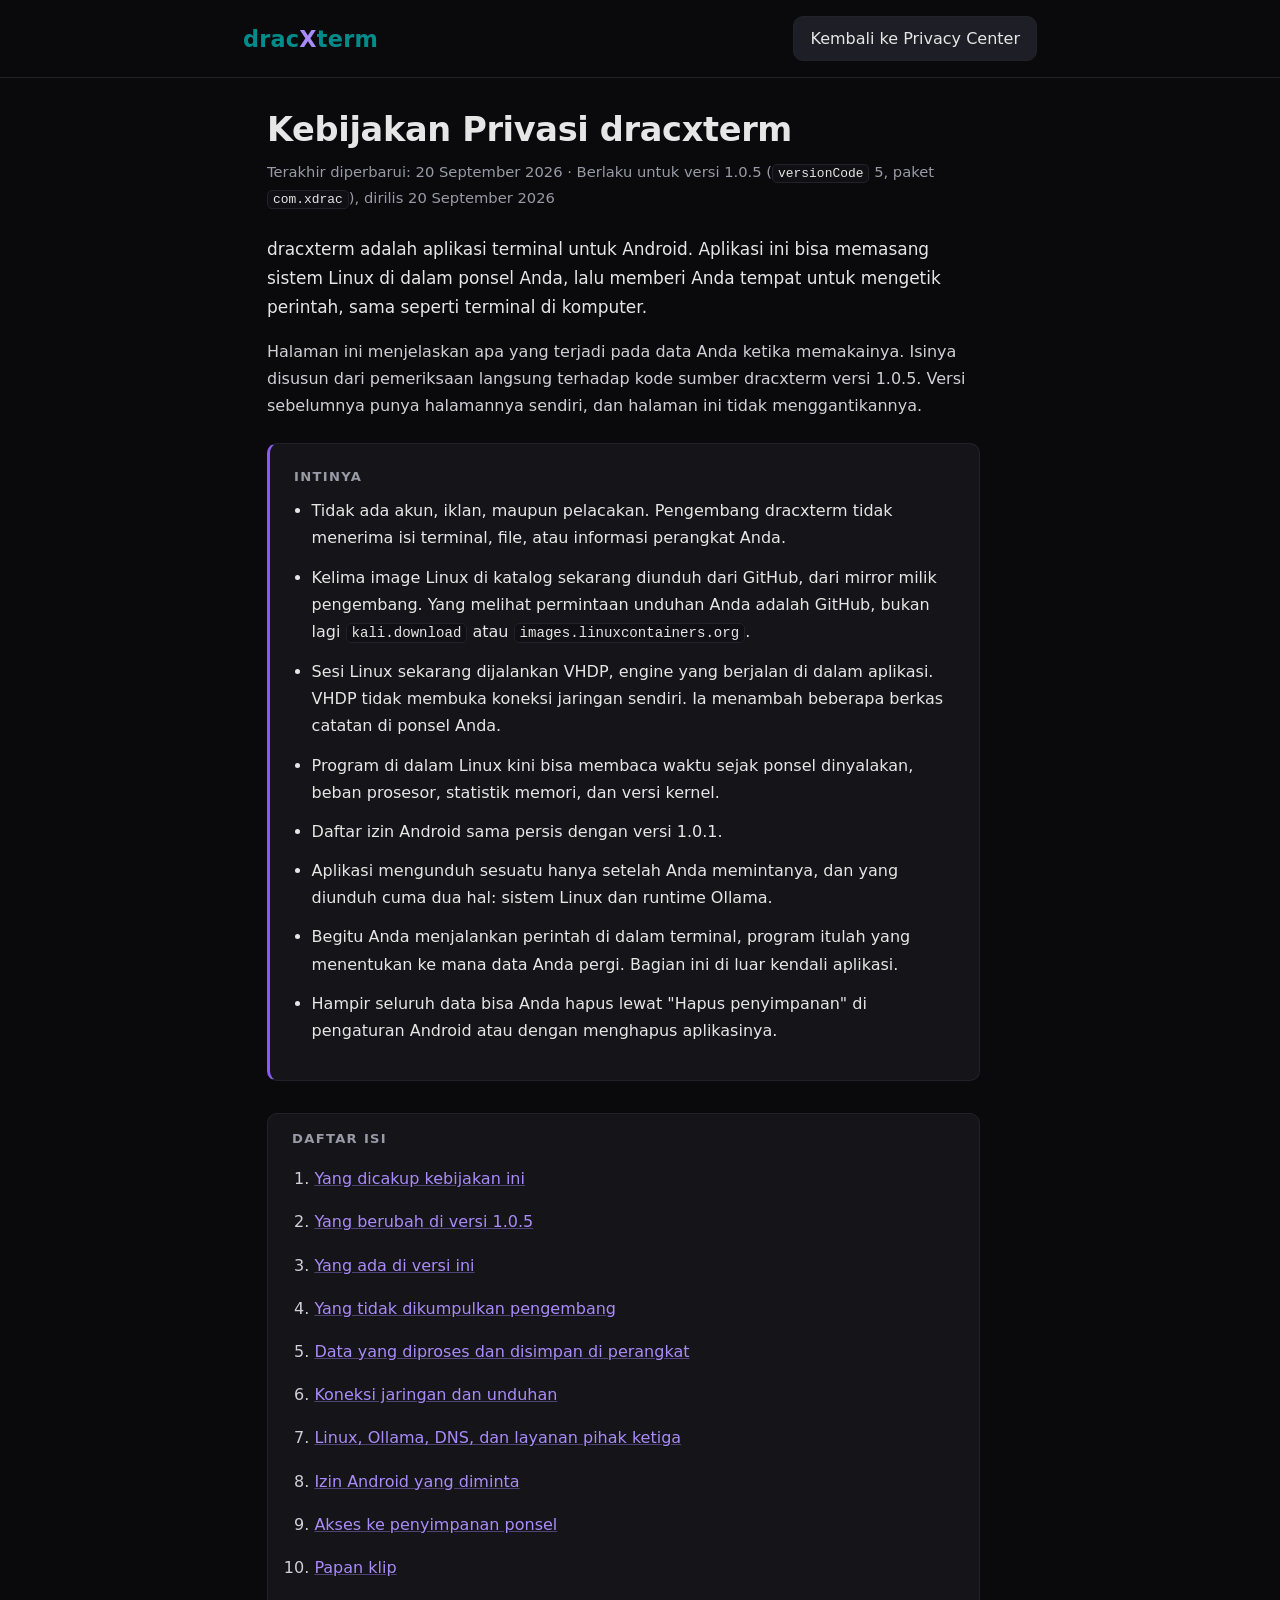
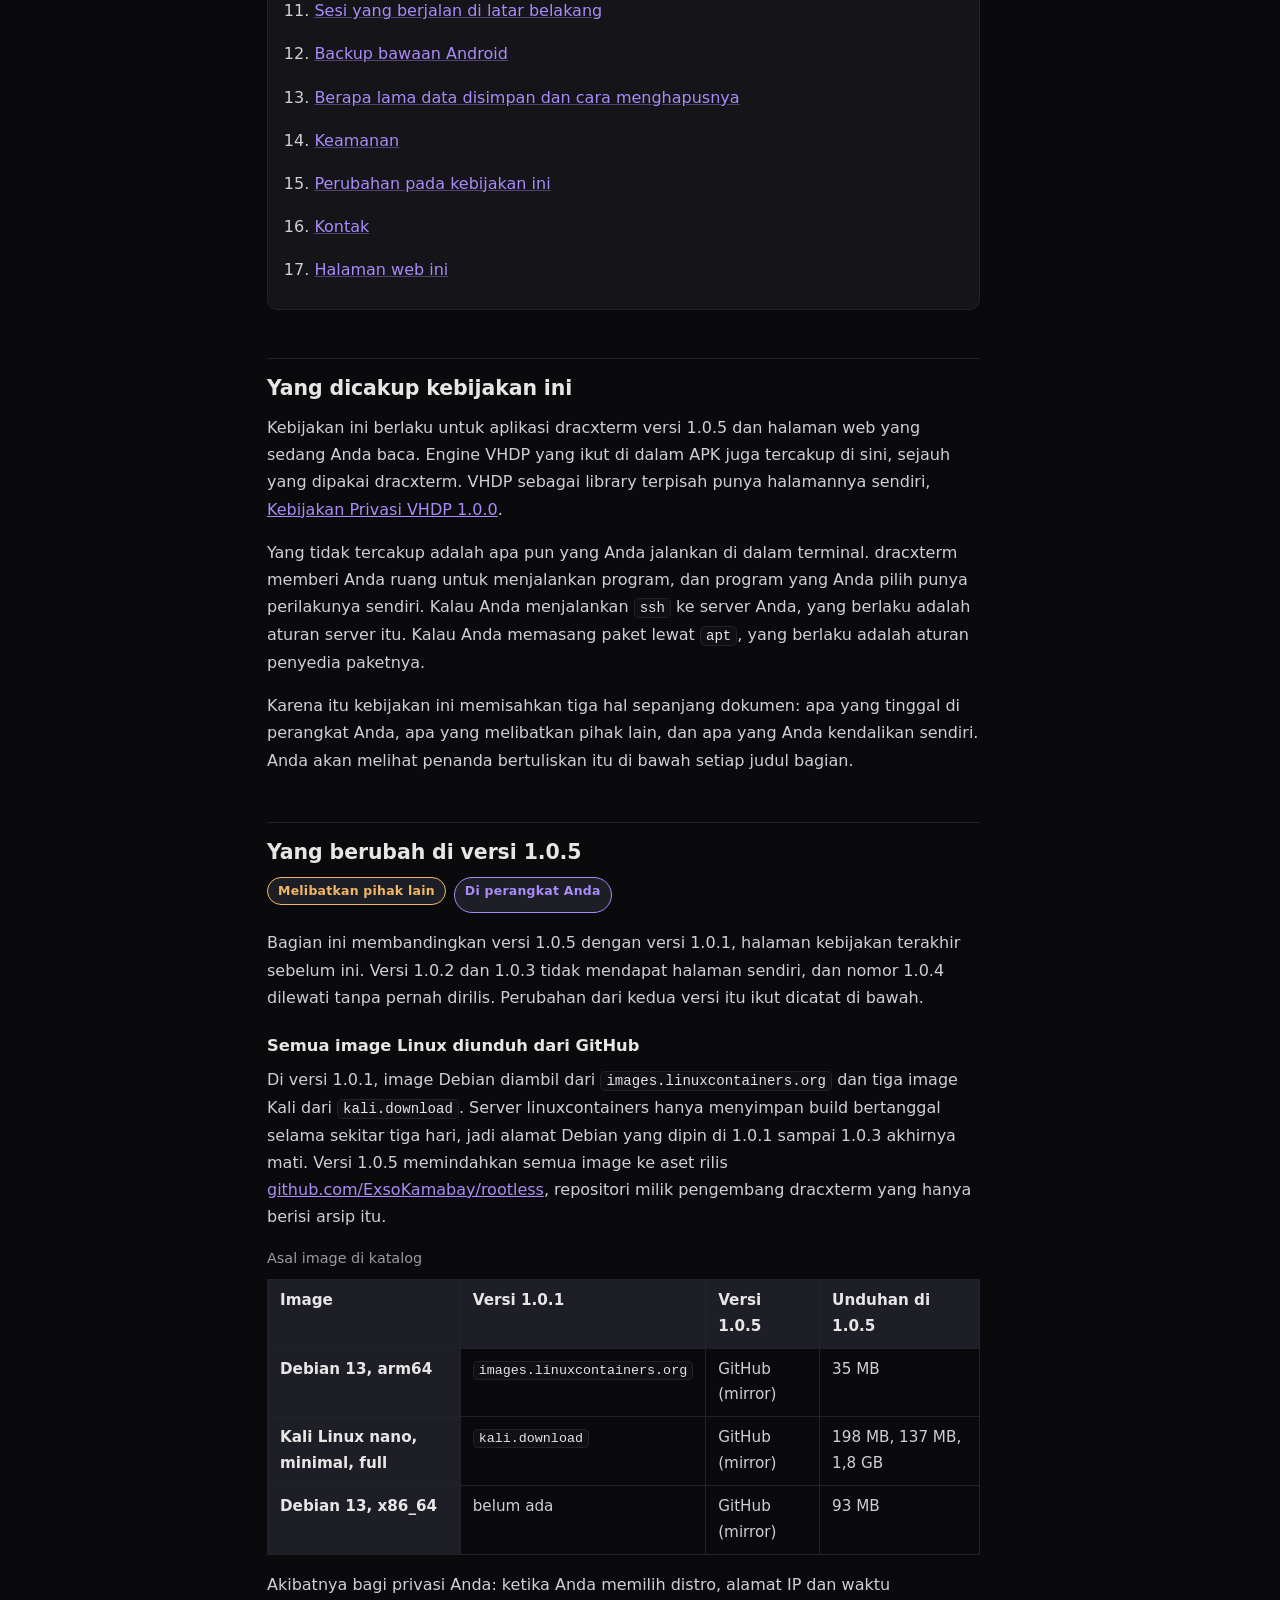
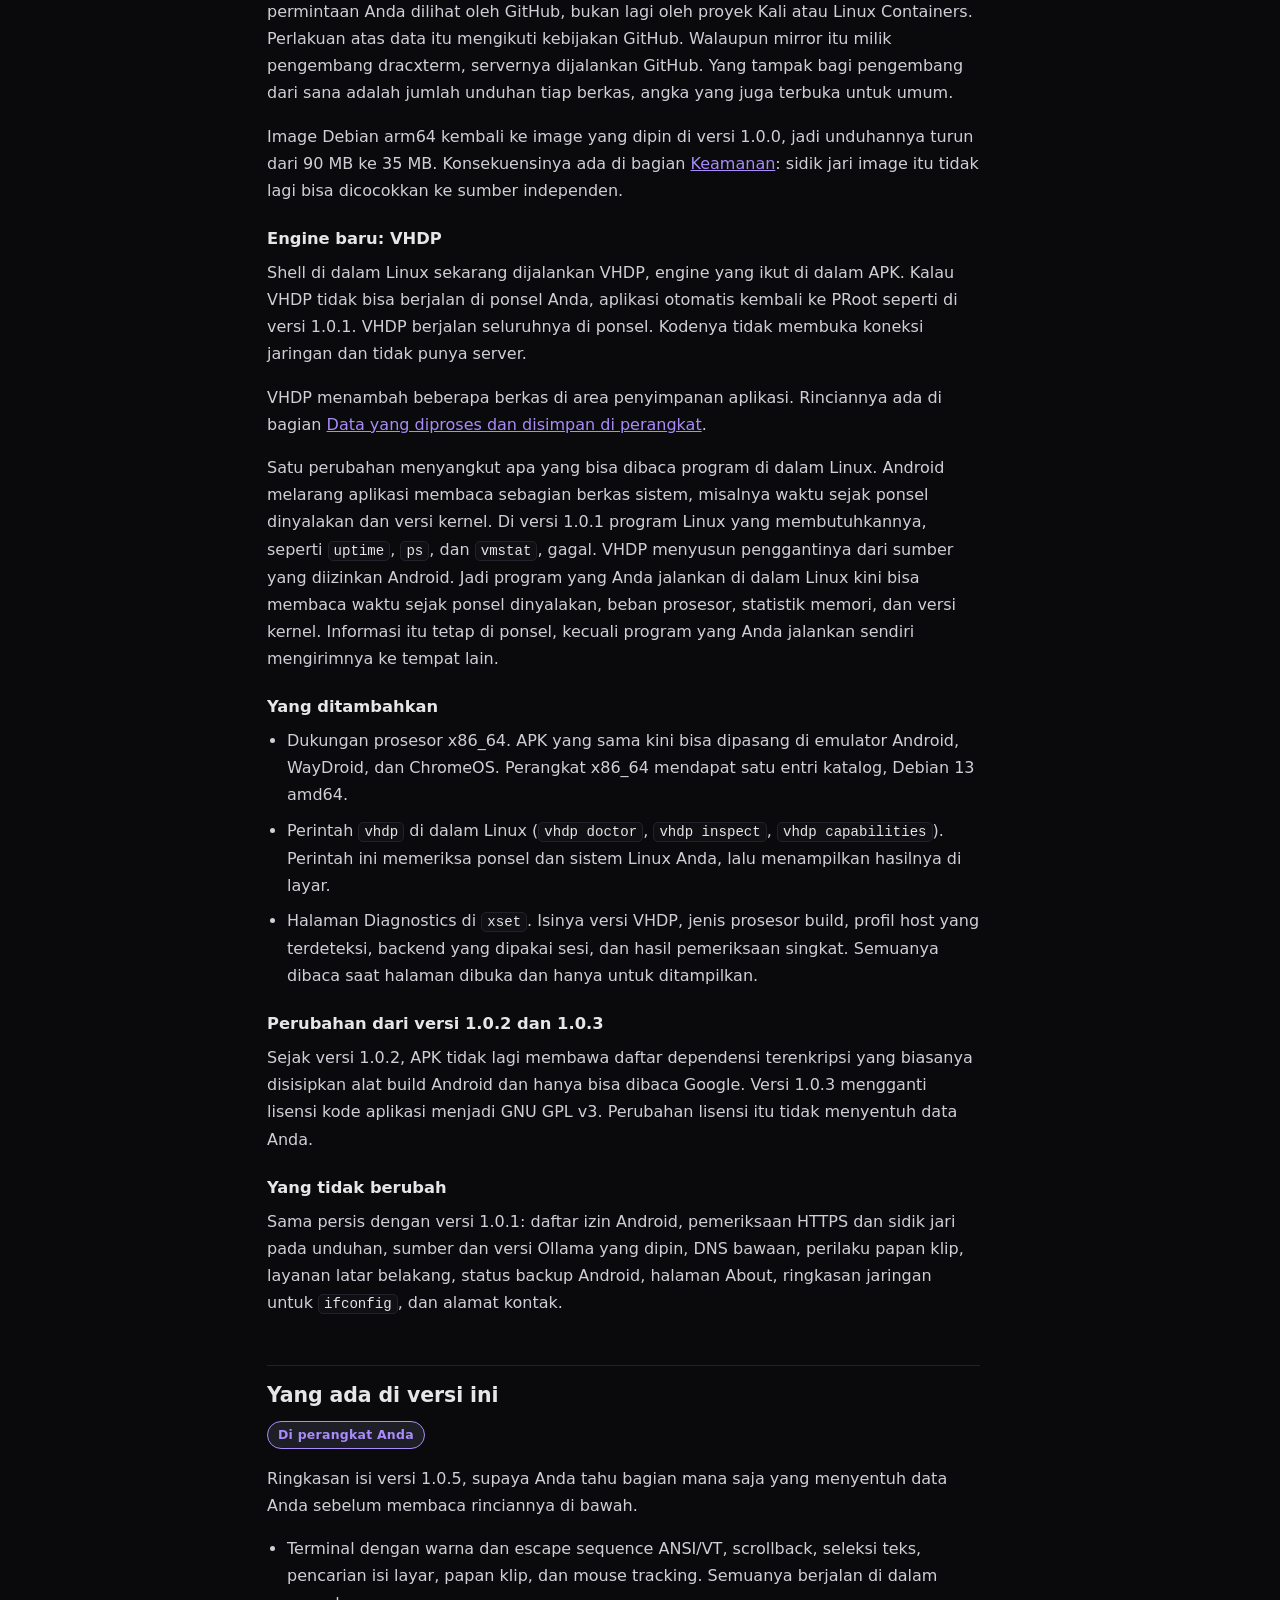
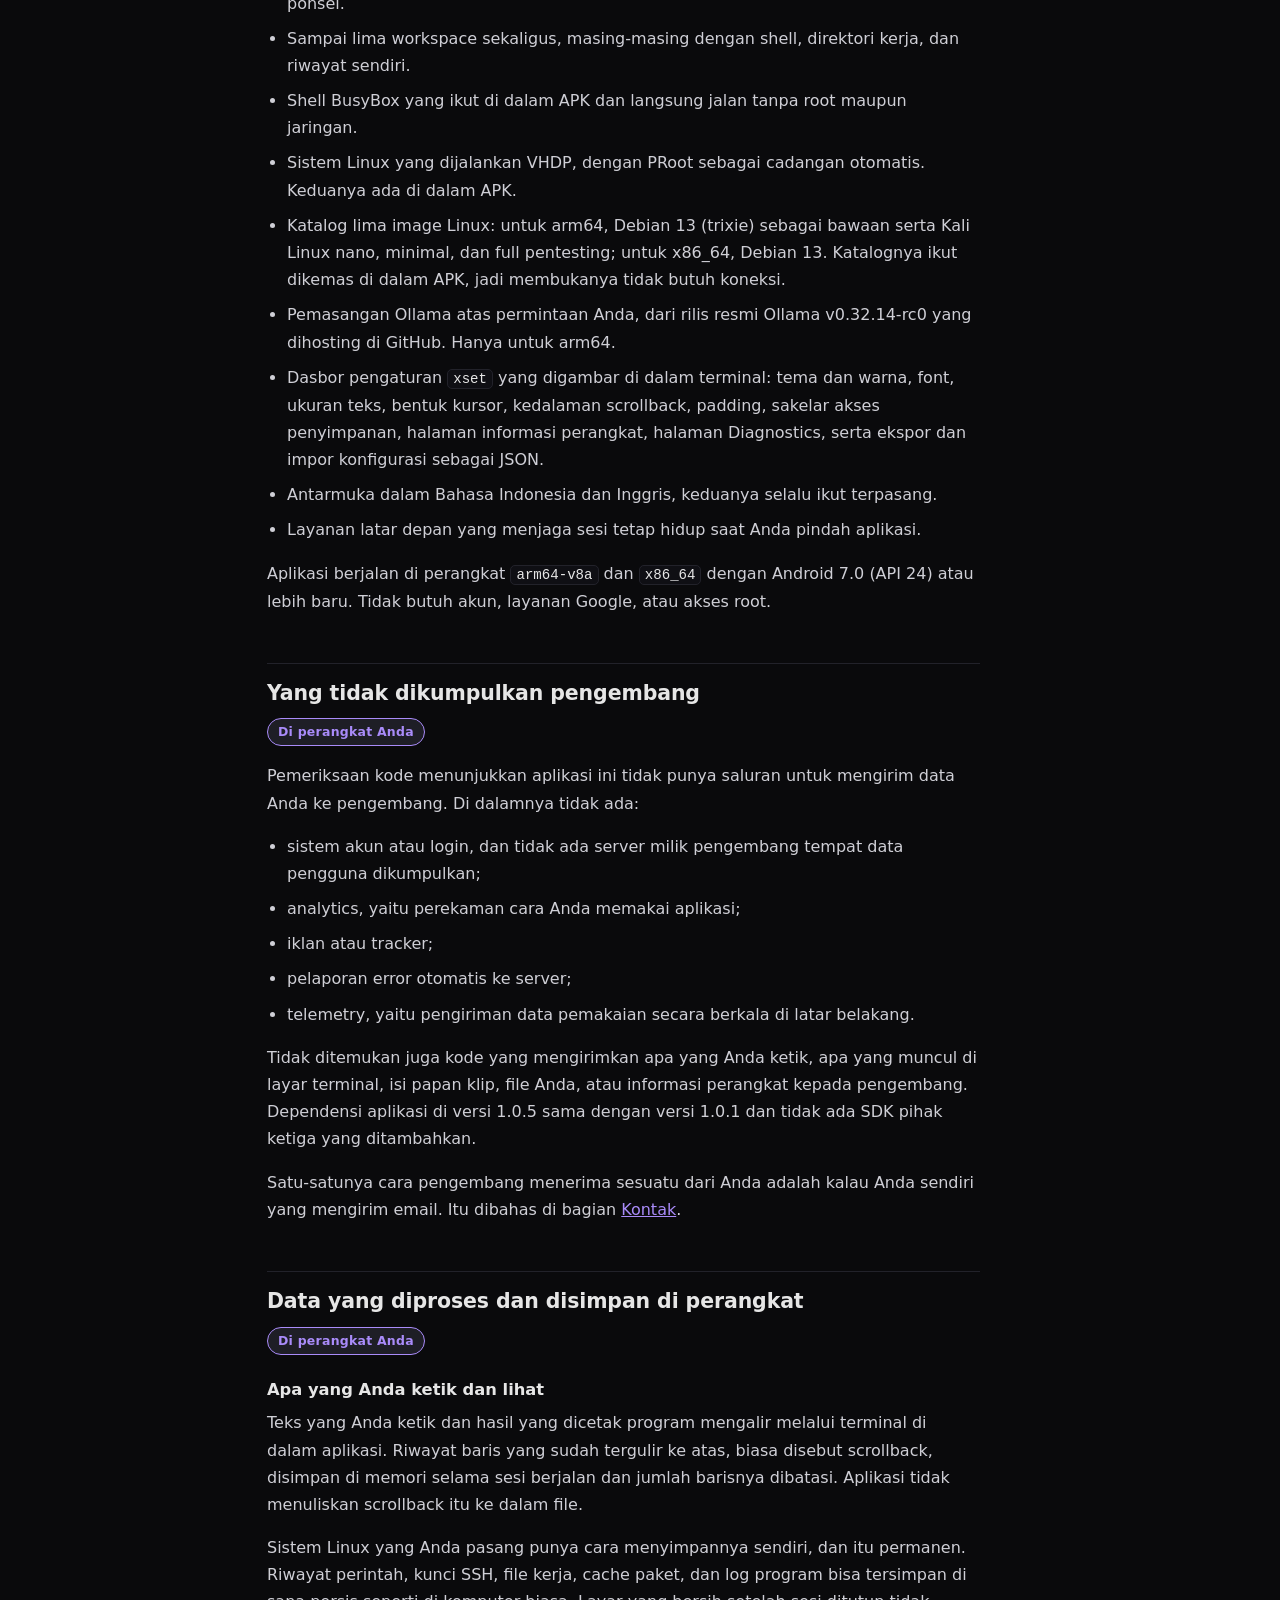
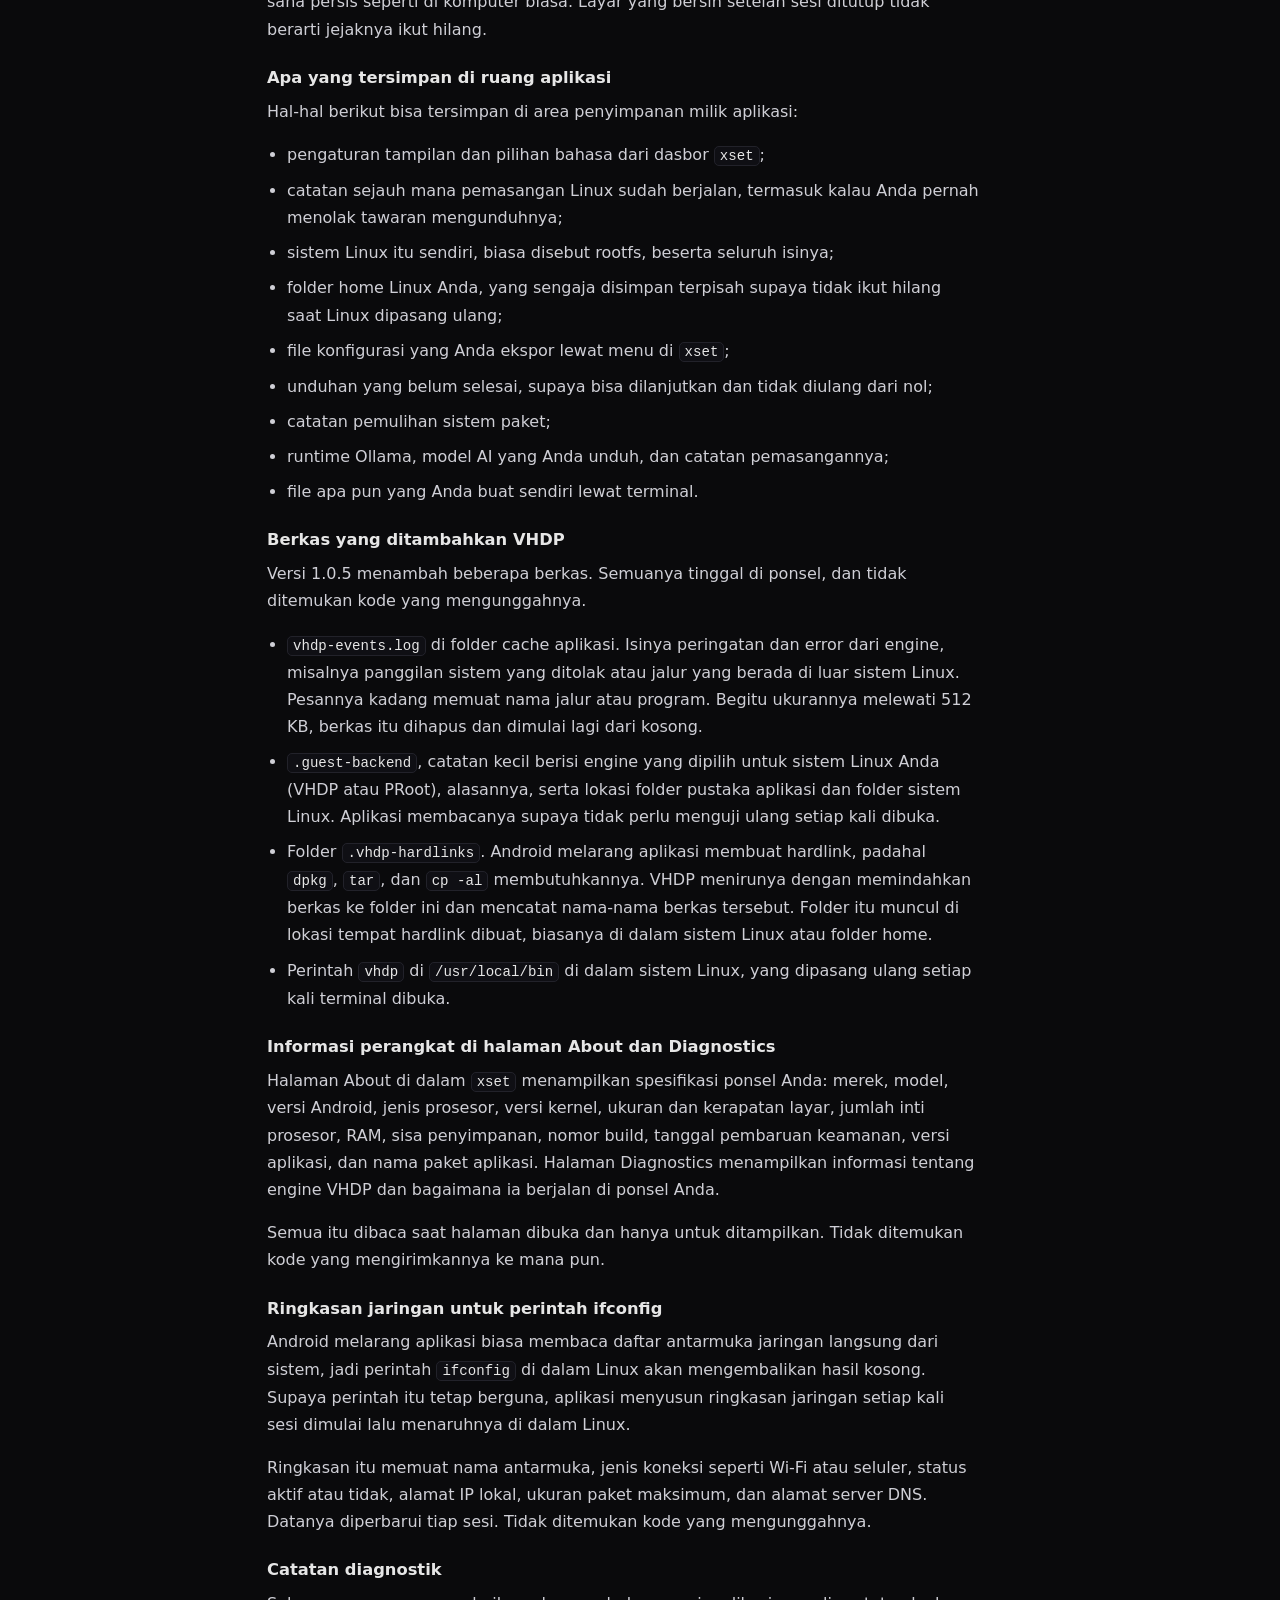
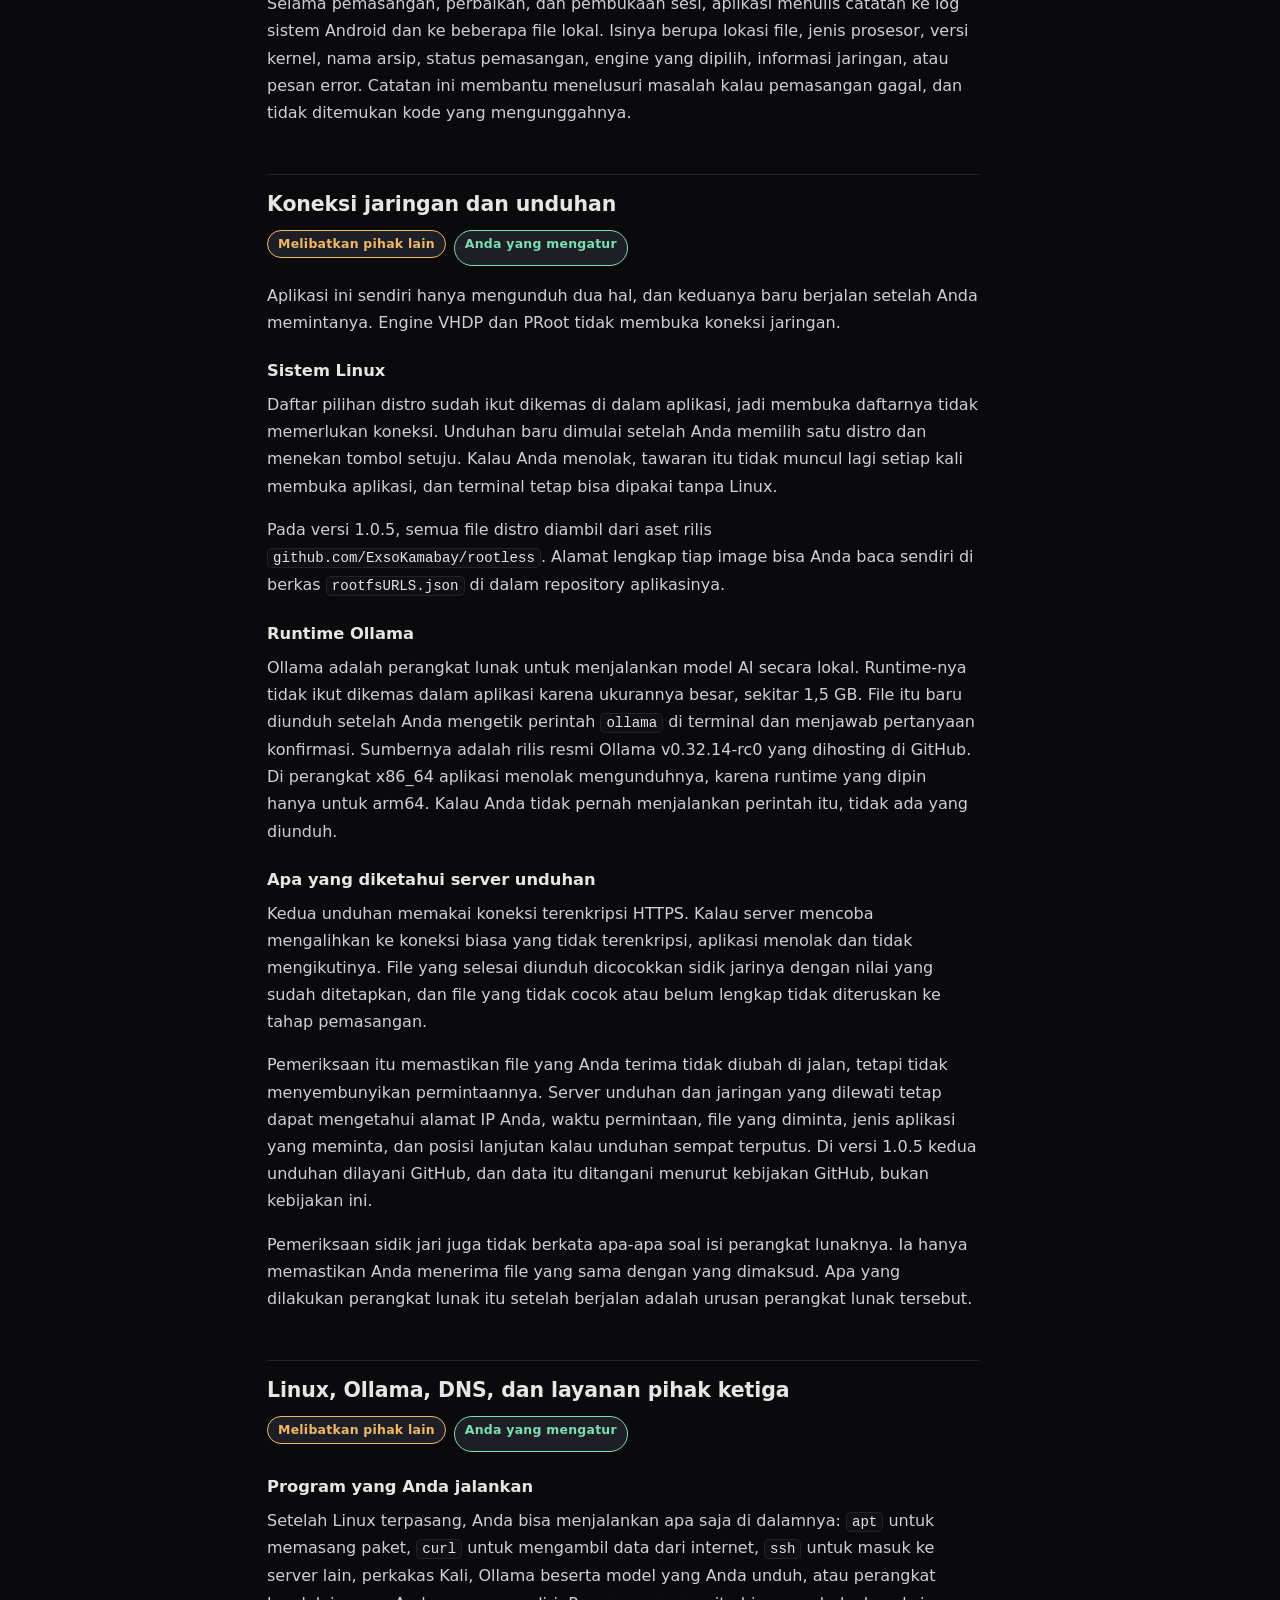
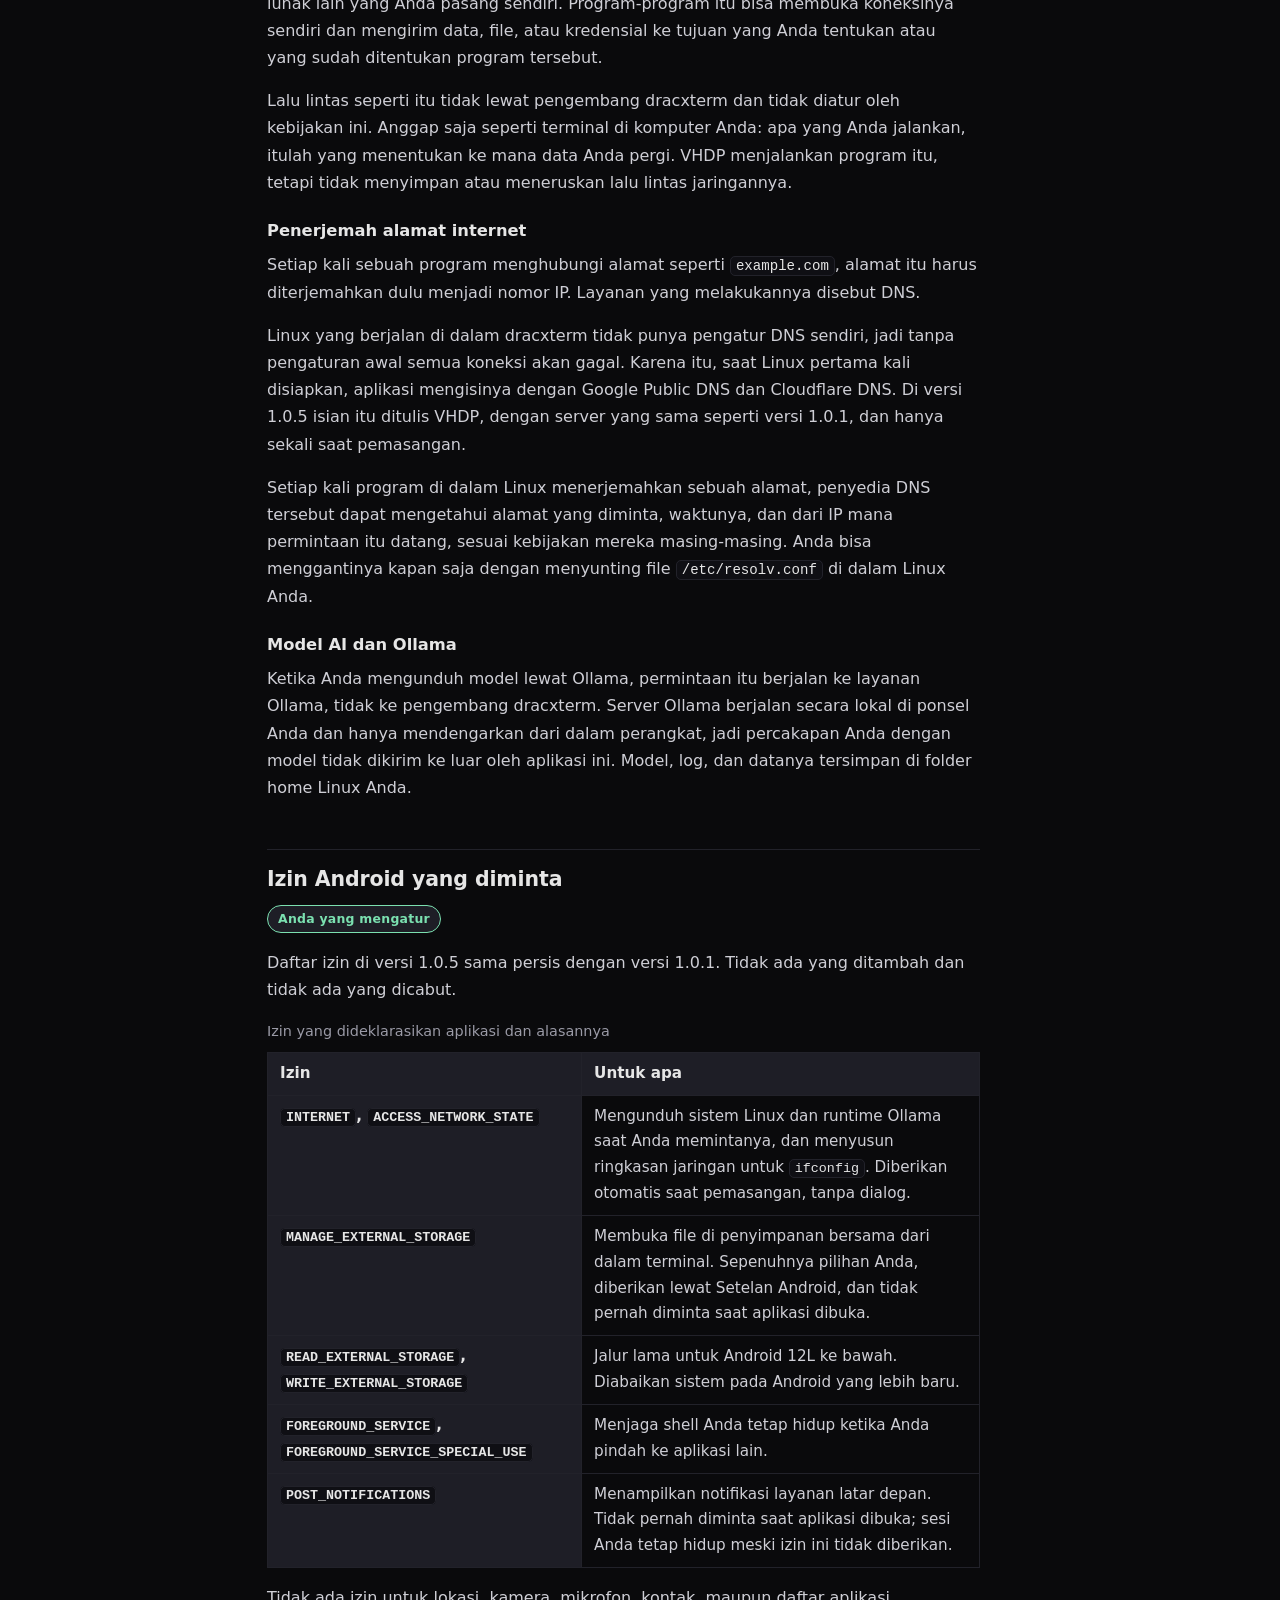
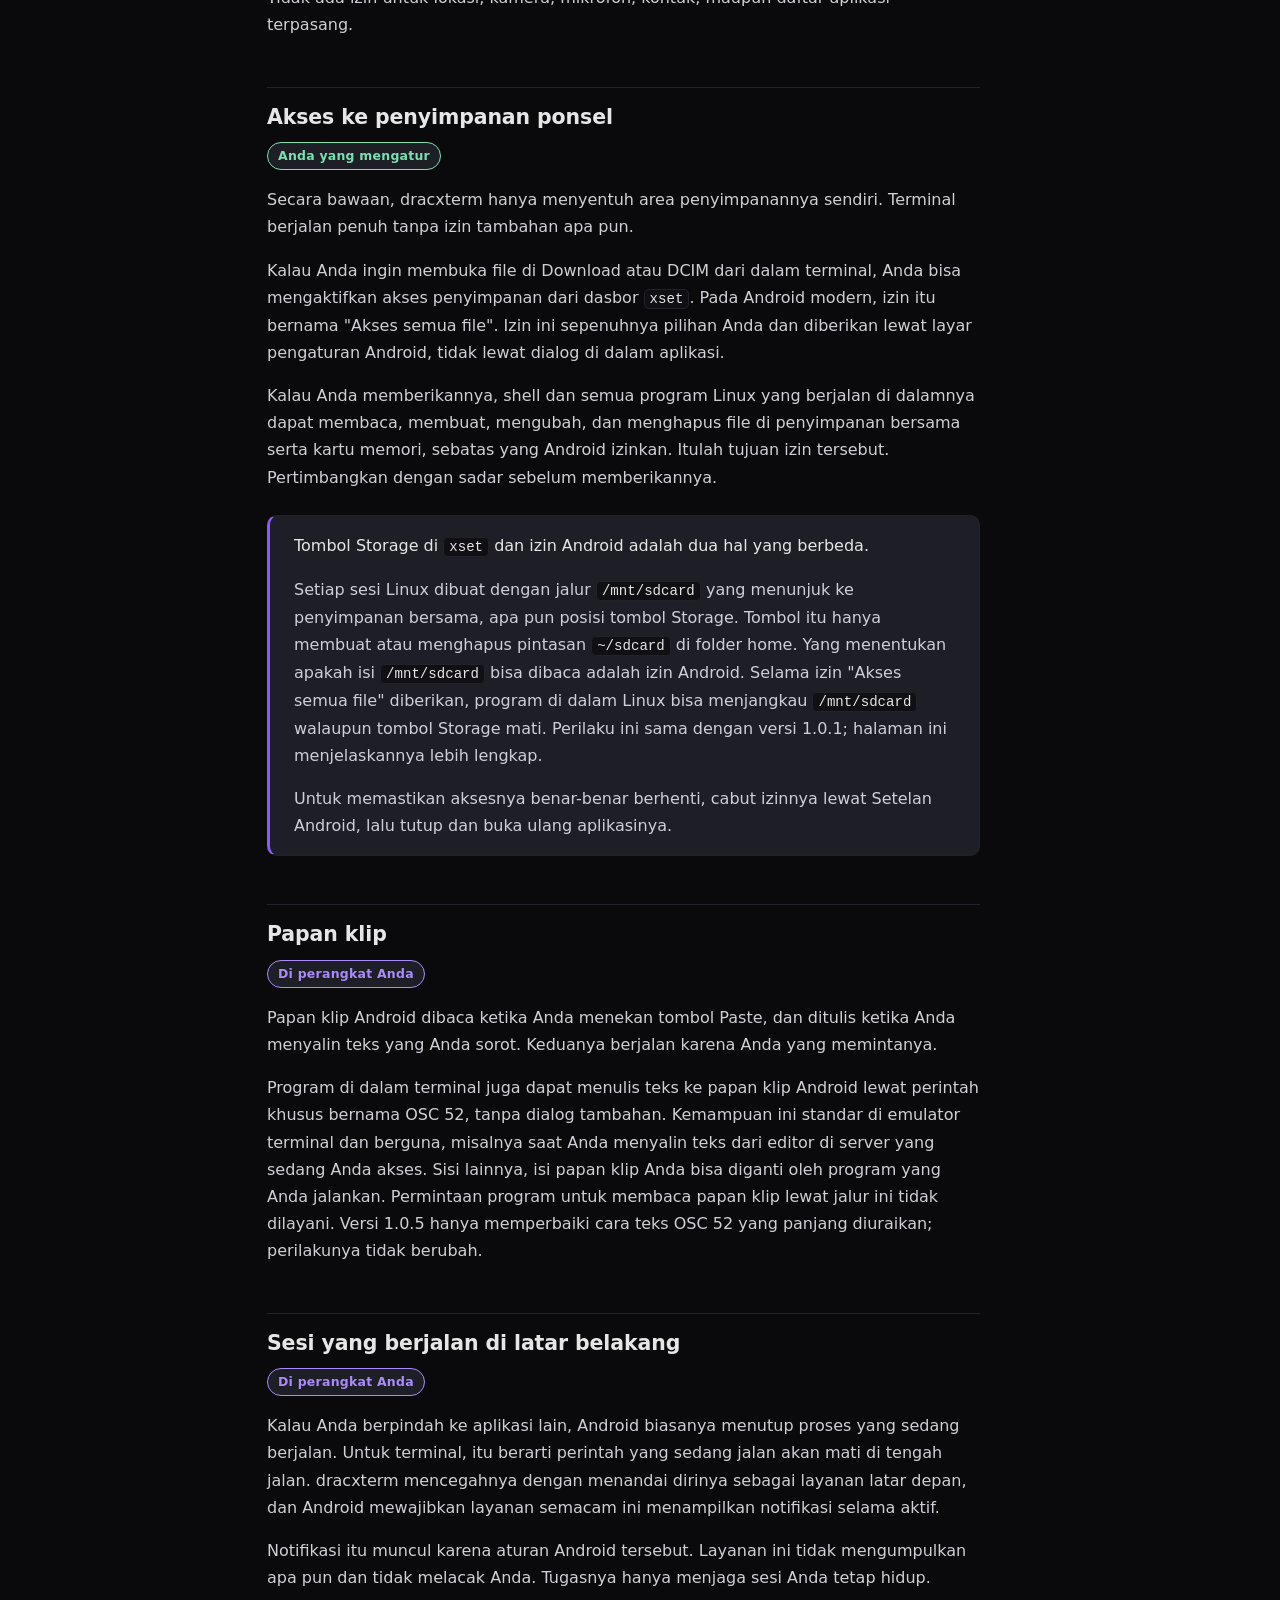
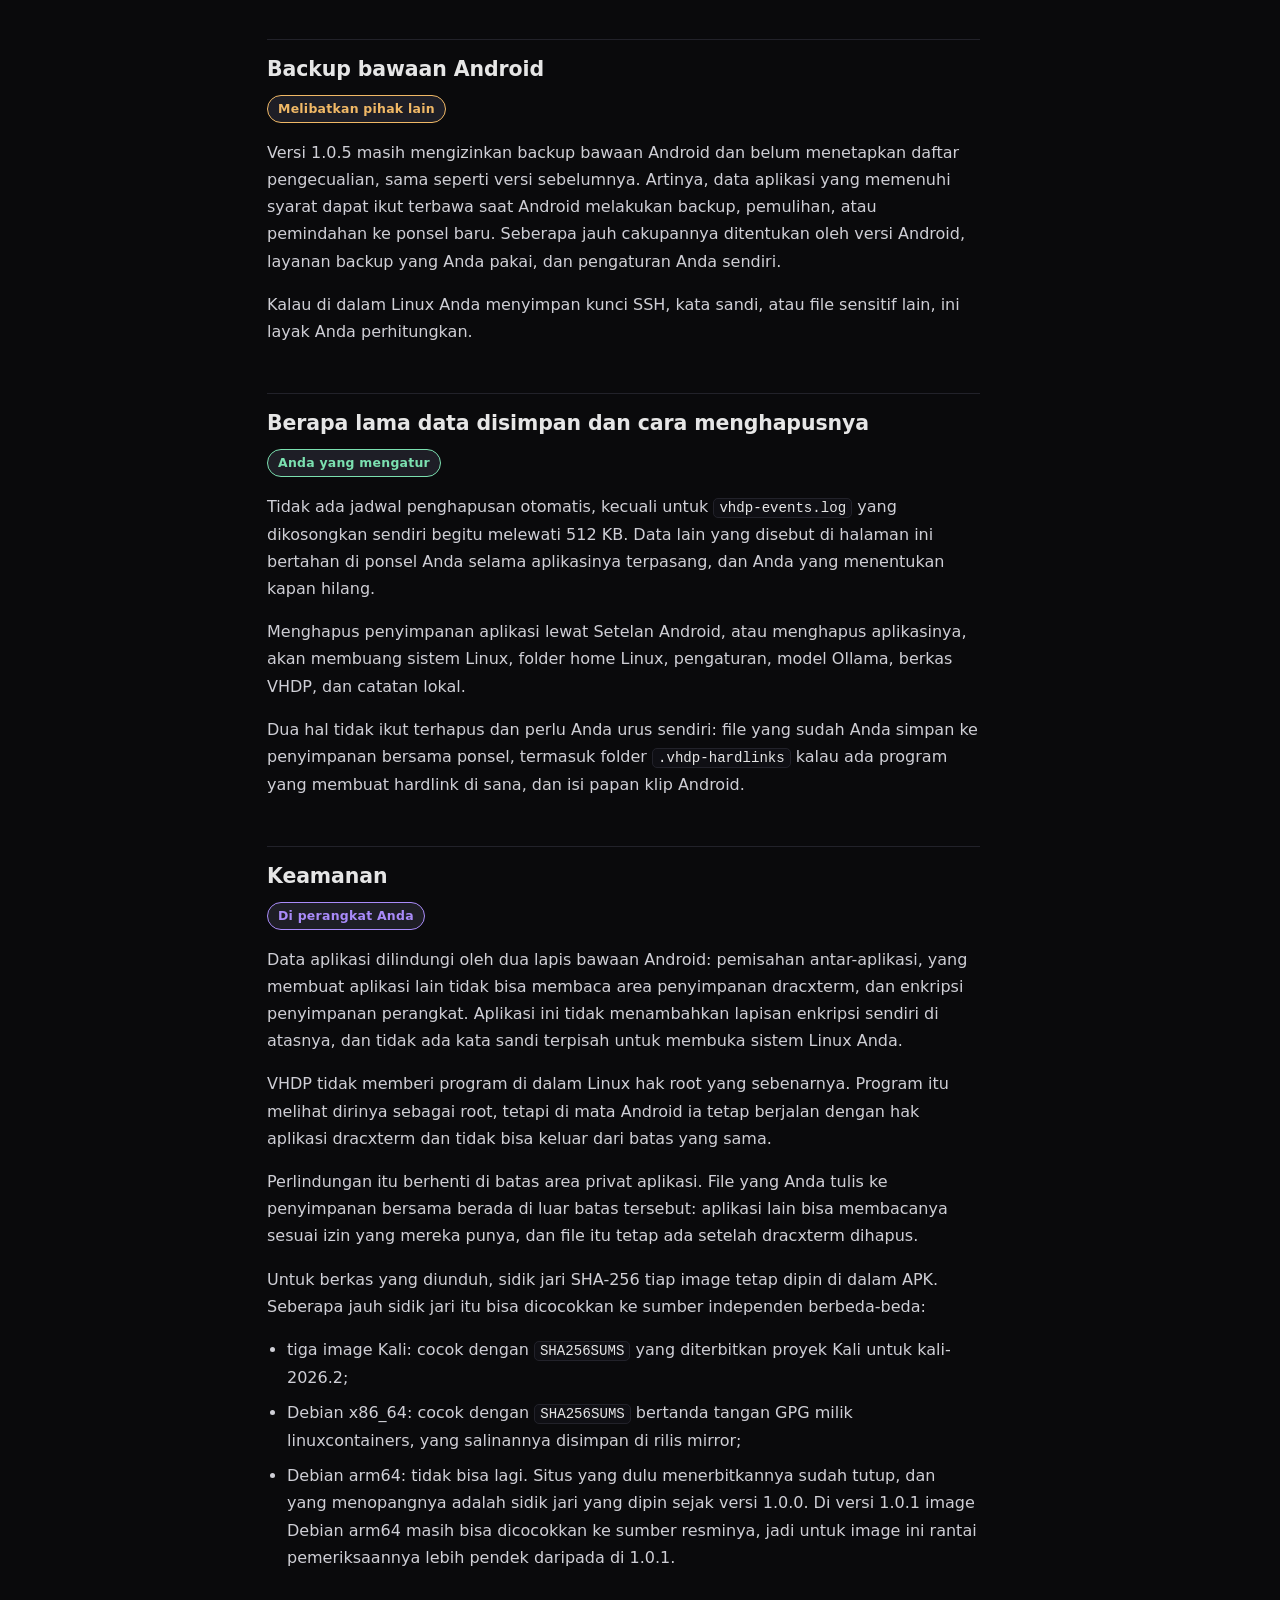
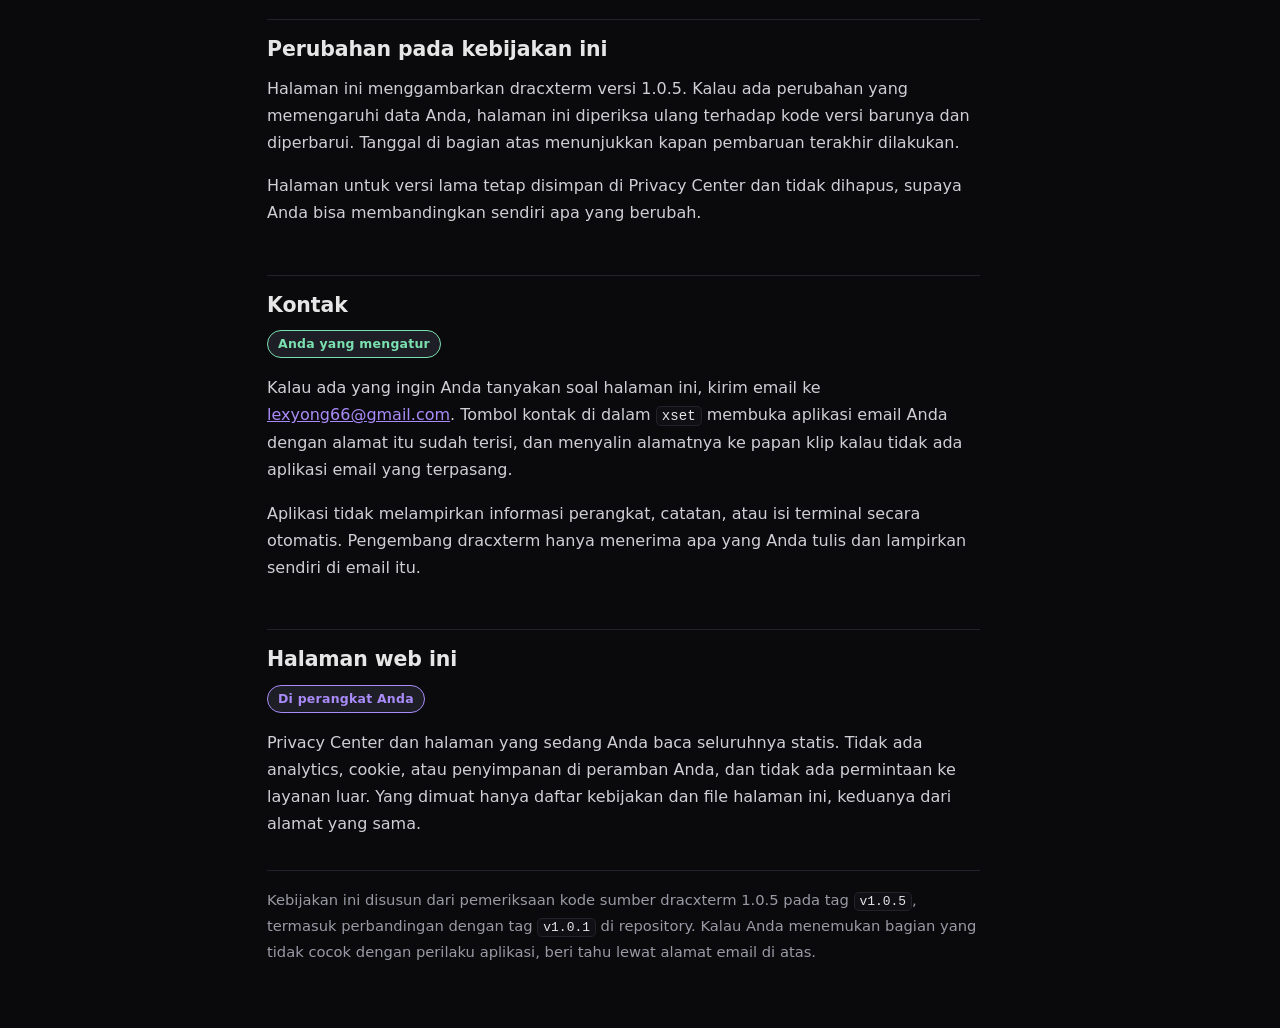
<file: Privacy-Policy/dracxterm/dracxterm-v1.0.5.html>
<!DOCTYPE html>
<html lang="id">
<head>
<meta charset="utf-8">
<meta name="viewport" content="width=device-width, initial-scale=1">
<meta name="description" content="Kebijakan Privasi dracxterm 1.0.5: apa yang berubah dari 1.0.1, apa yang tinggal di perangkat Anda, dan kapan pihak lain ikut terlibat.">
<meta name="color-scheme" content="dark">
<link rel="icon" href="data:image/svg+xml,%3Csvg xmlns='http://www.w3.org/2000/svg' viewBox='0 0 16 16'%3E%3Crect width='16' height='16' rx='3' fill='%230A0A0C'/%3E%3Cpath d='M3 5l2.5 3L3 11M7.5 11h5.5' stroke='%238A5CF6' stroke-width='1.6' fill='none' stroke-linecap='round' stroke-linejoin='round'/%3E%3C/svg%3E">
<title>Kebijakan Privasi dracxterm</title>
<style>
  :root {
    --bg: #0A0A0C;
    --surface: #141419;
    --elevated: #1E1E26;
    --text: #E6E6E6;
    --text-2: #CFCFD6;
    --muted: #9A9AA6;
    --accent: #8A5CF6;
    --accent-text: #A98BF9;
    --wordmark: #008B8B;
    --divider: #22222A;
    --amber: #F0B866;
    --mint: #7BE0B0;

    --space-1: 4px;
    --space-2: 8px;
    --space-3: 12px;
    --space-4: 16px;
    --space-5: 24px;
    --space-6: 32px;
    --space-7: 48px;

    --radius: 10px;
    --tap: 44px;
  }

  * { box-sizing: border-box; }

  html { -webkit-text-size-adjust: 100%; }

  body {
    margin: 0;
    background: var(--bg);
    color: var(--text-2);
    font-family: ui-sans-serif, system-ui, -apple-system, "Segoe UI", Roboto, "Helvetica Neue", Arial, sans-serif;
    font-size: 16px;
    line-height: 1.7;
    overflow-wrap: break-word;
  }

  a { color: var(--accent-text); }
  a:hover { color: #C3AEFB; }

  :focus-visible {
    outline: 2px solid var(--accent);
    outline-offset: 2px;
    border-radius: 4px;
  }

  .skip {
    position: absolute;
    left: var(--space-4);
    top: -100px;
    background: var(--elevated);
    color: var(--text);
    border: 1px solid var(--accent);
    border-radius: var(--radius);
    padding: var(--space-3) var(--space-4);
    text-decoration: none;
    z-index: 50;
    transition: top 120ms ease;
  }
  .skip:focus { top: var(--space-4); }

  header.site {
    border-bottom: 1px solid var(--divider);
    padding: var(--space-4) var(--space-5);
  }
  .head-inner {
    max-width: 78ch;
    margin: 0 auto;
    display: flex;
    flex-wrap: wrap;
    align-items: center;
    justify-content: space-between;
    gap: var(--space-3) var(--space-4);
  }
  .wordmark {
    margin: 0;
    font-size: 1.4rem;
    font-weight: 700;
    letter-spacing: 0.01em;
    color: var(--wordmark);
  }
  .wordmark .x { color: var(--accent-text); }

  .doc-nav { margin: 0; }
  .doc-nav a {
    display: inline-flex;
    align-items: center;
    min-height: var(--tap);
    padding: var(--space-2) var(--space-4);
    border: 1px solid var(--divider);
    border-radius: var(--radius);
    background: var(--elevated);
    color: var(--text);
    text-decoration: none;
    font-weight: 500;
  }
  .doc-nav a:hover { border-color: var(--accent); color: #FFFFFF; }

  main.wrap {
    max-width: 78ch;
    margin: 0 auto;
    padding: var(--space-6) var(--space-5) var(--space-7);
  }

  article { max-width: 70ch; }

  h1 {
    color: var(--text);
    font-size: clamp(1.6rem, 1.2rem + 1.7vw, 2.1rem);
    line-height: 1.22;
    letter-spacing: -0.01em;
    margin: 0 0 var(--space-2);
  }
  h2 {
    color: var(--text);
    font-size: 1.28rem;
    line-height: 1.3;
    letter-spacing: -0.005em;
    margin: var(--space-7) 0 var(--space-3);
    padding-top: var(--space-4);
    border-top: 1px solid var(--divider);
    scroll-margin-top: var(--space-4);
  }
  h3 {
    color: var(--text);
    font-size: 1.02rem;
    line-height: 1.4;
    margin: var(--space-5) 0 var(--space-2);
    scroll-margin-top: var(--space-4);
  }

  p { margin: 0 0 var(--space-4); }
  ul, ol { padding-left: 1.25em; margin: 0 0 var(--space-4); }
  li { margin-bottom: var(--space-2); }
  li:last-child { margin-bottom: 0; }

  .doc-meta {
    color: var(--muted);
    font-size: 0.92rem;
    margin-bottom: var(--space-5);
  }

  .lead { color: var(--text); font-size: 1.06rem; }

  /* Ringkasan pembuka */
  .summary {
    background: var(--surface);
    border: 1px solid var(--divider);
    border-left: 3px solid var(--accent);
    border-radius: var(--radius);
    padding: var(--space-5);
    margin: var(--space-5) 0 var(--space-6);
  }
  .summary h2 {
    margin: 0 0 var(--space-3);
    padding-top: 0;
    border-top: 0;
    font-size: 0.82rem;
    letter-spacing: 0.1em;
    text-transform: uppercase;
    color: var(--muted);
  }
  .summary ul { margin: 0; padding-left: 1.1em; }
  .summary li { color: var(--text); margin-bottom: var(--space-3); }

  /* Penanda jenis informasi. Arti dibawa oleh teksnya, bukan warnanya. */
  .tags {
    display: flex;
    flex-wrap: wrap;
    gap: var(--space-2);
    margin: 0 0 var(--space-4);
    padding: 0;
    list-style: none;
  }
  .tag {
    display: inline-block;
    min-width: 0;
    white-space: nowrap;
    padding: 3px 10px;
    border: 1px solid currentColor;
    border-radius: 999px;
    background: var(--elevated);
    font-size: 0.78rem;
    font-weight: 600;
    letter-spacing: 0.02em;
    line-height: 1.6;
  }
  .t-lokal { color: var(--accent-text); }
  .t-luar { color: var(--amber); }
  .t-kontrol { color: var(--mint); }

  .callout {
    background: var(--elevated);
    border: 1px solid var(--divider);
    border-left: 3px solid var(--accent);
    border-radius: var(--radius);
    padding: var(--space-4) var(--space-5);
    margin: var(--space-5) 0;
  }
  .callout > :last-child { margin-bottom: 0; }
  .callout p:first-child { color: var(--text); }

  .toc {
    background: var(--surface);
    border: 1px solid var(--divider);
    border-radius: var(--radius);
    padding: var(--space-4) var(--space-5);
    margin-bottom: var(--space-6);
  }
  .toc h2 {
    margin: 0 0 var(--space-3);
    padding-top: 0;
    border-top: 0;
    font-size: 0.82rem;
    letter-spacing: 0.1em;
    text-transform: uppercase;
    color: var(--muted);
  }
  .toc ol { margin: 0; padding-left: 1.4em; }
  .toc li { margin-bottom: var(--space-1); }
  .toc a {
    display: inline-block;
    max-width: 100%;
    overflow-wrap: anywhere;
    padding: 6px 0;
    text-decoration-color: rgba(169, 139, 249, 0.4);
  }

  .scroll-x { overflow-x: auto; margin: 0 0 var(--space-4); }
  table { width: 100%; border-collapse: collapse; font-size: 0.95rem; }
  caption { text-align: left; color: var(--muted); font-size: 0.9rem; padding-bottom: var(--space-2); }
  th, td {
    border: 1px solid var(--divider);
    padding: var(--space-2) var(--space-3);
    text-align: left;
    vertical-align: top;
  }
  th { color: var(--text); background: var(--elevated); font-weight: 600; }

  code {
    background: #0F0F14;
    border: 1px solid var(--divider);
    border-radius: 5px;
    padding: 1px 5px;
    font-family: ui-monospace, SFMono-Regular, Menlo, Consolas, "Liberation Mono", monospace;
    font-size: 0.88em;
    color: var(--text);
  }

  .sign-off {
    margin-top: var(--space-6);
    padding-top: var(--space-4);
    border-top: 1px solid var(--divider);
    color: var(--muted);
    font-size: 0.92rem;
  }

  @media (max-width: 520px) {
    main.wrap { padding: var(--space-5) var(--space-4) var(--space-6); }
    .summary, .toc, .callout { padding: var(--space-4); }
  }

  /* Penanda dijaga satu baris di lebar normal. Pada lebar ekstrem (zoom tinggi di
     layar kecil) membungkus lebih baik daripada memaksa seluruh halaman menggeser. */
  @media (max-width: 380px) {
    .tag { white-space: normal; overflow-wrap: anywhere; }
  }

  @media (prefers-reduced-motion: reduce) {
    * { animation: none !important; transition: none !important; scroll-behavior: auto !important; }
  }

  @media print {
    body { background: #FFFFFF; color: #1A1A1A; font-size: 10.5pt; line-height: 1.5; }
    header.site, .skip, .doc-nav { display: none; }
    main.wrap { max-width: none; padding: 0; }
    article { max-width: none; }
    h1, h2, h3 { color: #000000; page-break-after: avoid; }
    h1 { font-size: 20pt; }
    h2 { font-size: 13pt; border-top: 1px solid #BBBBBB; margin-top: 22pt; }
    h3 { font-size: 11pt; }
    a { color: #000000; text-decoration: underline; }
    .summary, .toc, .callout { background: #FFFFFF; border: 1px solid #BBBBBB; border-left-width: 3px; page-break-inside: avoid; }
    .summary li, .callout p:first-child, .lead { color: #000000; }
    .tag { border: 1px solid #666666; color: #333333; background: #FFFFFF; }
    .doc-meta, .sign-off, caption { color: #444444; }
    th { background: #EEEEEE; color: #000000; }
    th, td { border: 1px solid #999999; }
    table, .scroll-x { overflow: visible; page-break-inside: avoid; }
    code { background: #FFFFFF; border: 1px solid #BBBBBB; color: #000000; }
    p, li { orphans: 3; widows: 3; }
  }
</style>
</head>

<body>

<a class="skip" href="#doc">Lompat ke isi kebijakan</a>

<header class="site">
  <div class="head-inner">
    <p class="wordmark">drac<span class="x">X</span>term</p>
    <p class="doc-nav"><a href="../../index.html">Kembali ke Privacy Center</a></p>
  </div>
</header>

<main class="wrap" id="doc">
<article data-policy-content>

  <h1>Kebijakan Privasi dracxterm</h1>

  <p class="doc-meta">Terakhir diperbarui: 20 September 2026 &middot; Berlaku untuk versi 1.0.5
  (<code>versionCode</code> 5, paket <code>com.xdrac</code>), dirilis 20 September 2026</p>

  <p class="lead">dracxterm adalah aplikasi terminal untuk Android. Aplikasi ini bisa memasang
  sistem Linux di dalam ponsel Anda, lalu memberi Anda tempat untuk mengetik perintah, sama seperti
  terminal di komputer.</p>

  <p>Halaman ini menjelaskan apa yang terjadi pada data Anda ketika memakainya. Isinya disusun dari
  pemeriksaan langsung terhadap kode sumber dracxterm versi 1.0.5. Versi sebelumnya punya halamannya
  sendiri, dan halaman ini tidak menggantikannya.</p>

  <section class="summary" aria-labelledby="intinya">
    <h2 id="intinya">Intinya</h2>
    <ul>
      <li>Tidak ada akun, iklan, maupun pelacakan. Pengembang dracxterm tidak menerima isi terminal,
      file, atau informasi perangkat Anda.</li>
      <li>Kelima image Linux di katalog sekarang diunduh dari GitHub, dari mirror milik pengembang.
      Yang melihat permintaan unduhan Anda adalah GitHub, bukan lagi <code>kali.download</code> atau
      <code>images.linuxcontainers.org</code>.</li>
      <li>Sesi Linux sekarang dijalankan VHDP, engine yang berjalan di dalam aplikasi. VHDP tidak
      membuka koneksi jaringan sendiri. Ia menambah beberapa berkas catatan di ponsel Anda.</li>
      <li>Program di dalam Linux kini bisa membaca waktu sejak ponsel dinyalakan, beban prosesor,
      statistik memori, dan versi kernel.</li>
      <li>Daftar izin Android sama persis dengan versi 1.0.1.</li>
      <li>Aplikasi mengunduh sesuatu hanya setelah Anda memintanya, dan yang diunduh cuma dua hal:
      sistem Linux dan runtime Ollama.</li>
      <li>Begitu Anda menjalankan perintah di dalam terminal, program itulah yang menentukan ke mana
      data Anda pergi. Bagian ini di luar kendali aplikasi.</li>
      <li>Hampir seluruh data bisa Anda hapus lewat "Hapus penyimpanan" di pengaturan Android atau
      dengan menghapus aplikasinya.</li>
    </ul>
  </section>

  <nav class="toc" aria-labelledby="daftar-isi">
    <h2 id="daftar-isi">Daftar isi</h2>
    <ol>
      <li><a href="#ruang-lingkup">Yang dicakup kebijakan ini</a></li>
      <li><a href="#perubahan-105">Yang berubah di versi 1.0.5</a></li>
      <li><a href="#isi-versi">Yang ada di versi ini</a></li>
      <li><a href="#tidak-dikumpulkan">Yang tidak dikumpulkan pengembang</a></li>
      <li><a href="#di-perangkat">Data yang diproses dan disimpan di perangkat</a></li>
      <li><a href="#jaringan">Koneksi jaringan dan unduhan</a></li>
      <li><a href="#pihak-ketiga">Linux, Ollama, DNS, dan layanan pihak ketiga</a></li>
      <li><a href="#izin">Izin Android yang diminta</a></li>
      <li><a href="#penyimpanan">Akses ke penyimpanan ponsel</a></li>
      <li><a href="#clipboard">Papan klip</a></li>
      <li><a href="#background">Sesi yang berjalan di latar belakang</a></li>
      <li><a href="#backup">Backup bawaan Android</a></li>
      <li><a href="#hapus">Berapa lama data disimpan dan cara menghapusnya</a></li>
      <li><a href="#keamanan">Keamanan</a></li>
      <li><a href="#perubahan">Perubahan pada kebijakan ini</a></li>
      <li><a href="#kontak">Kontak</a></li>
      <li><a href="#situs">Halaman web ini</a></li>
    </ol>
  </nav>

  <h2 id="ruang-lingkup">Yang dicakup kebijakan ini</h2>

  <p>Kebijakan ini berlaku untuk aplikasi dracxterm versi 1.0.5 dan halaman web yang sedang Anda
  baca. Engine VHDP yang ikut di dalam APK juga tercakup di sini, sejauh yang dipakai dracxterm.
  VHDP sebagai library terpisah punya halamannya sendiri,
  <a href="https://exsokamabay.github.io/Privacy-Policy/vhdp/vhdp-v1.0.0.html">Kebijakan Privasi
  VHDP 1.0.0</a>.</p>

  <p>Yang tidak tercakup adalah apa pun yang Anda jalankan di dalam terminal. dracxterm memberi Anda
  ruang untuk menjalankan program, dan program yang Anda pilih punya perilakunya sendiri. Kalau Anda
  menjalankan <code>ssh</code> ke server Anda, yang berlaku adalah aturan server itu. Kalau Anda
  memasang paket lewat <code>apt</code>, yang berlaku adalah aturan penyedia paketnya.</p>

  <p>Karena itu kebijakan ini memisahkan tiga hal sepanjang dokumen: apa yang tinggal di perangkat
  Anda, apa yang melibatkan pihak lain, dan apa yang Anda kendalikan sendiri. Anda akan melihat
  penanda bertuliskan itu di bawah setiap judul bagian.</p>

  <h2 id="perubahan-105">Yang berubah di versi 1.0.5</h2>

  <ul class="tags">
    <li class="tag t-luar">Melibatkan pihak lain</li>
    <li class="tag t-lokal">Di perangkat Anda</li>
  </ul>

  <p>Bagian ini membandingkan versi 1.0.5 dengan versi 1.0.1, halaman kebijakan terakhir sebelum
  ini. Versi 1.0.2 dan 1.0.3 tidak mendapat halaman sendiri, dan nomor 1.0.4 dilewati tanpa pernah
  dirilis. Perubahan dari kedua versi itu ikut dicatat di bawah.</p>

  <h3>Semua image Linux diunduh dari GitHub</h3>

  <p>Di versi 1.0.1, image Debian diambil dari <code>images.linuxcontainers.org</code> dan tiga
  image Kali dari <code>kali.download</code>. Server linuxcontainers hanya menyimpan build bertanggal
  selama sekitar tiga hari, jadi alamat Debian yang dipin di 1.0.1 sampai 1.0.3 akhirnya mati.
  Versi 1.0.5 memindahkan semua image ke aset rilis
  <a href="https://github.com/ExsoKamabay/rootless">github.com/ExsoKamabay/rootless</a>, repositori
  milik pengembang dracxterm yang hanya berisi arsip itu.</p>

  <div class="scroll-x">
    <table>
      <caption>Asal image di katalog</caption>
      <thead>
        <tr><th scope="col">Image</th><th scope="col">Versi 1.0.1</th><th scope="col">Versi 1.0.5</th><th scope="col">Unduhan di 1.0.5</th></tr>
      </thead>
      <tbody>
        <tr><th scope="row">Debian 13, arm64</th><td><code>images.linuxcontainers.org</code></td><td>GitHub (mirror)</td><td>35 MB</td></tr>
        <tr><th scope="row">Kali Linux nano, minimal, full</th><td><code>kali.download</code></td><td>GitHub (mirror)</td><td>198 MB, 137 MB, 1,8 GB</td></tr>
        <tr><th scope="row">Debian 13, x86_64</th><td>belum ada</td><td>GitHub (mirror)</td><td>93 MB</td></tr>
      </tbody>
    </table>
  </div>

  <p>Akibatnya bagi privasi Anda: ketika Anda memilih distro, alamat IP dan waktu permintaan Anda
  dilihat oleh GitHub, bukan lagi oleh proyek Kali atau Linux Containers. Perlakuan atas data itu
  mengikuti kebijakan GitHub. Walaupun mirror itu milik pengembang dracxterm, servernya dijalankan
  GitHub. Yang tampak bagi pengembang dari sana adalah jumlah unduhan tiap berkas, angka yang juga
  terbuka untuk umum.</p>

  <p>Image Debian arm64 kembali ke image yang dipin di versi 1.0.0, jadi unduhannya turun dari
  90 MB ke 35 MB. Konsekuensinya ada di bagian <a href="#keamanan">Keamanan</a>: sidik jari image
  itu tidak lagi bisa dicocokkan ke sumber independen.</p>

  <h3>Engine baru: VHDP</h3>

  <p>Shell di dalam Linux sekarang dijalankan VHDP, engine yang ikut di dalam APK. Kalau VHDP tidak
  bisa berjalan di ponsel Anda, aplikasi otomatis kembali ke PRoot seperti di versi 1.0.1. VHDP
  berjalan seluruhnya di ponsel. Kodenya tidak membuka koneksi jaringan dan tidak punya server.</p>

  <p>VHDP menambah beberapa berkas di area penyimpanan aplikasi. Rinciannya ada di bagian
  <a href="#di-perangkat">Data yang diproses dan disimpan di perangkat</a>.</p>

  <p>Satu perubahan menyangkut apa yang bisa dibaca program di dalam Linux. Android melarang aplikasi
  membaca sebagian berkas sistem, misalnya waktu sejak ponsel dinyalakan dan versi kernel. Di versi
  1.0.1 program Linux yang membutuhkannya, seperti <code>uptime</code>, <code>ps</code>, dan
  <code>vmstat</code>, gagal. VHDP menyusun penggantinya dari sumber yang diizinkan Android. Jadi
  program yang Anda jalankan di dalam Linux kini bisa membaca waktu sejak ponsel dinyalakan, beban
  prosesor, statistik memori, dan versi kernel. Informasi itu tetap di ponsel, kecuali program yang
  Anda jalankan sendiri mengirimnya ke tempat lain.</p>

  <h3>Yang ditambahkan</h3>

  <ul>
    <li>Dukungan prosesor x86_64. APK yang sama kini bisa dipasang di emulator Android, WayDroid,
    dan ChromeOS. Perangkat x86_64 mendapat satu entri katalog, Debian 13 amd64.</li>
    <li>Perintah <code>vhdp</code> di dalam Linux (<code>vhdp doctor</code>,
    <code>vhdp inspect</code>, <code>vhdp capabilities</code>). Perintah ini memeriksa ponsel dan
    sistem Linux Anda, lalu menampilkan hasilnya di layar.</li>
    <li>Halaman Diagnostics di <code>xset</code>. Isinya versi VHDP, jenis prosesor build, profil
    host yang terdeteksi, backend yang dipakai sesi, dan hasil pemeriksaan singkat. Semuanya dibaca
    saat halaman dibuka dan hanya untuk ditampilkan.</li>
  </ul>

  <h3>Perubahan dari versi 1.0.2 dan 1.0.3</h3>

  <p>Sejak versi 1.0.2, APK tidak lagi membawa daftar dependensi terenkripsi yang biasanya
  disisipkan alat build Android dan hanya bisa dibaca Google. Versi 1.0.3 mengganti lisensi kode
  aplikasi menjadi GNU GPL v3. Perubahan lisensi itu tidak menyentuh data Anda.</p>

  <h3>Yang tidak berubah</h3>

  <p>Sama persis dengan versi 1.0.1: daftar izin Android, pemeriksaan HTTPS dan sidik jari pada
  unduhan, sumber dan versi Ollama yang dipin, DNS bawaan, perilaku papan klip, layanan latar
  belakang, status backup Android, halaman About, ringkasan jaringan untuk <code>ifconfig</code>,
  dan alamat kontak.</p>

  <h2 id="isi-versi">Yang ada di versi ini</h2>

  <ul class="tags">
    <li class="tag t-lokal">Di perangkat Anda</li>
  </ul>

  <p>Ringkasan isi versi 1.0.5, supaya Anda tahu bagian mana saja yang menyentuh data Anda sebelum
  membaca rinciannya di bawah.</p>

  <ul>
    <li>Terminal dengan warna dan escape sequence ANSI/VT, scrollback, seleksi teks, pencarian isi
    layar, papan klip, dan mouse tracking. Semuanya berjalan di dalam ponsel.</li>
    <li>Sampai lima workspace sekaligus, masing-masing dengan shell, direktori kerja, dan riwayat
    sendiri.</li>
    <li>Shell BusyBox yang ikut di dalam APK dan langsung jalan tanpa root maupun jaringan.</li>
    <li>Sistem Linux yang dijalankan VHDP, dengan PRoot sebagai cadangan otomatis. Keduanya ada di
    dalam APK.</li>
    <li>Katalog lima image Linux: untuk arm64, Debian 13 (trixie) sebagai bawaan serta Kali Linux
    nano, minimal, dan full pentesting; untuk x86_64, Debian 13. Katalognya ikut dikemas di dalam
    APK, jadi membukanya tidak butuh koneksi.</li>
    <li>Pemasangan Ollama atas permintaan Anda, dari rilis resmi Ollama v0.32.14-rc0 yang dihosting
    di GitHub. Hanya untuk arm64.</li>
    <li>Dasbor pengaturan <code>xset</code> yang digambar di dalam terminal: tema dan warna, font,
    ukuran teks, bentuk kursor, kedalaman scrollback, padding, sakelar akses penyimpanan, halaman
    informasi perangkat, halaman Diagnostics, serta ekspor dan impor konfigurasi sebagai JSON.</li>
    <li>Antarmuka dalam Bahasa Indonesia dan Inggris, keduanya selalu ikut terpasang.</li>
    <li>Layanan latar depan yang menjaga sesi tetap hidup saat Anda pindah aplikasi.</li>
  </ul>

  <p>Aplikasi berjalan di perangkat <code>arm64-v8a</code> dan <code>x86_64</code> dengan Android
  7.0 (API 24) atau lebih baru. Tidak butuh akun, layanan Google, atau akses root.</p>

  <h2 id="tidak-dikumpulkan">Yang tidak dikumpulkan pengembang</h2>

  <ul class="tags">
    <li class="tag t-lokal">Di perangkat Anda</li>
  </ul>

  <p>Pemeriksaan kode menunjukkan aplikasi ini tidak punya saluran untuk mengirim data Anda ke
  pengembang. Di dalamnya tidak ada:</p>

  <ul>
    <li>sistem akun atau login, dan tidak ada server milik pengembang tempat data pengguna
    dikumpulkan;</li>
    <li>analytics, yaitu perekaman cara Anda memakai aplikasi;</li>
    <li>iklan atau tracker;</li>
    <li>pelaporan error otomatis ke server;</li>
    <li>telemetry, yaitu pengiriman data pemakaian secara berkala di latar belakang.</li>
  </ul>

  <p>Tidak ditemukan juga kode yang mengirimkan apa yang Anda ketik, apa yang muncul di layar
  terminal, isi papan klip, file Anda, atau informasi perangkat kepada pengembang. Dependensi
  aplikasi di versi 1.0.5 sama dengan versi 1.0.1 dan tidak ada SDK pihak ketiga yang
  ditambahkan.</p>

  <p>Satu-satunya cara pengembang menerima sesuatu dari Anda adalah kalau Anda sendiri yang
  mengirim email. Itu dibahas di bagian <a href="#kontak">Kontak</a>.</p>

  <h2 id="di-perangkat">Data yang diproses dan disimpan di perangkat</h2>

  <ul class="tags">
    <li class="tag t-lokal">Di perangkat Anda</li>
  </ul>

  <h3>Apa yang Anda ketik dan lihat</h3>

  <p>Teks yang Anda ketik dan hasil yang dicetak program mengalir melalui terminal di dalam
  aplikasi. Riwayat baris yang sudah tergulir ke atas, biasa disebut scrollback, disimpan di memori
  selama sesi berjalan dan jumlah barisnya dibatasi. Aplikasi tidak menuliskan scrollback itu ke
  dalam file.</p>

  <p>Sistem Linux yang Anda pasang punya cara menyimpannya sendiri, dan itu permanen. Riwayat
  perintah, kunci SSH, file kerja, cache paket, dan log program bisa tersimpan di sana persis seperti
  di komputer biasa. Layar yang bersih setelah sesi ditutup tidak berarti jejaknya ikut hilang.</p>

  <h3>Apa yang tersimpan di ruang aplikasi</h3>

  <p>Hal-hal berikut bisa tersimpan di area penyimpanan milik aplikasi:</p>

  <ul>
    <li>pengaturan tampilan dan pilihan bahasa dari dasbor <code>xset</code>;</li>
    <li>catatan sejauh mana pemasangan Linux sudah berjalan, termasuk kalau Anda pernah menolak
    tawaran mengunduhnya;</li>
    <li>sistem Linux itu sendiri, biasa disebut rootfs, beserta seluruh isinya;</li>
    <li>folder home Linux Anda, yang sengaja disimpan terpisah supaya tidak ikut hilang saat Linux
    dipasang ulang;</li>
    <li>file konfigurasi yang Anda ekspor lewat menu di <code>xset</code>;</li>
    <li>unduhan yang belum selesai, supaya bisa dilanjutkan dan tidak diulang dari nol;</li>
    <li>catatan pemulihan sistem paket;</li>
    <li>runtime Ollama, model AI yang Anda unduh, dan catatan pemasangannya;</li>
    <li>file apa pun yang Anda buat sendiri lewat terminal.</li>
  </ul>

  <h3>Berkas yang ditambahkan VHDP</h3>

  <p>Versi 1.0.5 menambah beberapa berkas. Semuanya tinggal di ponsel, dan tidak ditemukan kode
  yang mengunggahnya.</p>

  <ul>
    <li><code>vhdp-events.log</code> di folder cache aplikasi. Isinya peringatan dan error dari
    engine, misalnya panggilan sistem yang ditolak atau jalur yang berada di luar sistem Linux.
    Pesannya kadang memuat nama jalur atau program. Begitu ukurannya melewati 512 KB, berkas itu
    dihapus dan dimulai lagi dari kosong.</li>
    <li><code>.guest-backend</code>, catatan kecil berisi engine yang dipilih untuk sistem Linux
    Anda (VHDP atau PRoot), alasannya, serta lokasi folder pustaka aplikasi dan folder sistem Linux. Aplikasi
    membacanya supaya tidak perlu menguji ulang setiap kali dibuka.</li>
    <li>Folder <code>.vhdp-hardlinks</code>. Android melarang aplikasi membuat hardlink, padahal
    <code>dpkg</code>, <code>tar</code>, dan <code>cp -al</code> membutuhkannya. VHDP menirunya
    dengan memindahkan berkas ke folder ini dan mencatat nama-nama berkas tersebut. Folder itu
    muncul di lokasi tempat hardlink dibuat, biasanya di dalam sistem Linux atau folder home.</li>
    <li>Perintah <code>vhdp</code> di <code>/usr/local/bin</code> di dalam sistem Linux, yang
    dipasang ulang setiap kali terminal dibuka.</li>
  </ul>

  <h3>Informasi perangkat di halaman About dan Diagnostics</h3>

  <p>Halaman About di dalam <code>xset</code> menampilkan spesifikasi ponsel Anda: merek, model,
  versi Android, jenis prosesor, versi kernel, ukuran dan kerapatan layar, jumlah inti prosesor,
  RAM, sisa penyimpanan, nomor build, tanggal pembaruan keamanan, versi aplikasi, dan nama paket
  aplikasi. Halaman Diagnostics menampilkan informasi tentang engine VHDP dan bagaimana ia berjalan
  di ponsel Anda.</p>

  <p>Semua itu dibaca saat halaman dibuka dan hanya untuk ditampilkan. Tidak ditemukan kode yang
  mengirimkannya ke mana pun.</p>

  <h3>Ringkasan jaringan untuk perintah ifconfig</h3>

  <p>Android melarang aplikasi biasa membaca daftar antarmuka jaringan langsung dari sistem, jadi
  perintah <code>ifconfig</code> di dalam Linux akan mengembalikan hasil kosong. Supaya perintah itu
  tetap berguna, aplikasi menyusun ringkasan jaringan setiap kali sesi dimulai lalu menaruhnya di
  dalam Linux.</p>

  <p>Ringkasan itu memuat nama antarmuka, jenis koneksi seperti Wi-Fi atau seluler, status aktif
  atau tidak, alamat IP lokal, ukuran paket maksimum, dan alamat server DNS. Datanya diperbarui tiap
  sesi. Tidak ditemukan kode yang mengunggahnya.</p>

  <h3>Catatan diagnostik</h3>

  <p>Selama pemasangan, perbaikan, dan pembukaan sesi, aplikasi menulis catatan ke log sistem
  Android dan ke beberapa file lokal. Isinya berupa lokasi file, jenis prosesor, versi kernel, nama
  arsip, status pemasangan, engine yang dipilih, informasi jaringan, atau pesan error. Catatan ini
  membantu menelusuri masalah kalau pemasangan gagal, dan tidak ditemukan kode yang
  mengunggahnya.</p>

  <h2 id="jaringan">Koneksi jaringan dan unduhan</h2>

  <ul class="tags">
    <li class="tag t-luar">Melibatkan pihak lain</li>
    <li class="tag t-kontrol">Anda yang mengatur</li>
  </ul>

  <p>Aplikasi ini sendiri hanya mengunduh dua hal, dan keduanya baru berjalan setelah Anda
  memintanya. Engine VHDP dan PRoot tidak membuka koneksi jaringan.</p>

  <h3>Sistem Linux</h3>

  <p>Daftar pilihan distro sudah ikut dikemas di dalam aplikasi, jadi membuka daftarnya tidak
  memerlukan koneksi. Unduhan baru dimulai setelah Anda memilih satu distro dan menekan tombol
  setuju. Kalau Anda menolak, tawaran itu tidak muncul lagi setiap kali membuka aplikasi, dan
  terminal tetap bisa dipakai tanpa Linux.</p>

  <p>Pada versi 1.0.5, semua file distro diambil dari aset rilis
  <code>github.com/ExsoKamabay/rootless</code>. Alamat lengkap tiap image bisa Anda baca sendiri di
  berkas <code>rootfsURLS.json</code> di dalam repository aplikasinya.</p>

  <h3>Runtime Ollama</h3>

  <p>Ollama adalah perangkat lunak untuk menjalankan model AI secara lokal. Runtime-nya tidak ikut
  dikemas dalam aplikasi karena ukurannya besar, sekitar 1,5 GB. File itu baru diunduh setelah Anda
  mengetik perintah <code>ollama</code> di terminal dan menjawab pertanyaan konfirmasi. Sumbernya
  adalah rilis resmi Ollama v0.32.14-rc0 yang dihosting di GitHub. Di perangkat x86_64 aplikasi
  menolak mengunduhnya, karena runtime yang dipin hanya untuk arm64. Kalau Anda tidak pernah
  menjalankan perintah itu, tidak ada yang diunduh.</p>

  <h3>Apa yang diketahui server unduhan</h3>

  <p>Kedua unduhan memakai koneksi terenkripsi HTTPS. Kalau server mencoba mengalihkan ke koneksi
  biasa yang tidak terenkripsi, aplikasi menolak dan tidak mengikutinya. File yang selesai diunduh
  dicocokkan sidik jarinya dengan nilai yang sudah ditetapkan, dan file yang tidak cocok atau belum
  lengkap tidak diteruskan ke tahap pemasangan.</p>

  <p>Pemeriksaan itu memastikan file yang Anda terima tidak diubah di jalan, tetapi tidak
  menyembunyikan permintaannya. Server unduhan dan jaringan yang dilewati tetap dapat mengetahui
  alamat IP Anda, waktu permintaan, file yang diminta, jenis aplikasi yang meminta, dan posisi
  lanjutan kalau unduhan sempat terputus. Di versi 1.0.5 kedua unduhan dilayani GitHub, dan data itu
  ditangani menurut kebijakan GitHub, bukan kebijakan ini.</p>

  <p>Pemeriksaan sidik jari juga tidak berkata apa-apa soal isi perangkat lunaknya. Ia hanya
  memastikan Anda menerima file yang sama dengan yang dimaksud. Apa yang dilakukan perangkat lunak
  itu setelah berjalan adalah urusan perangkat lunak tersebut.</p>

  <h2 id="pihak-ketiga">Linux, Ollama, DNS, dan layanan pihak ketiga</h2>

  <ul class="tags">
    <li class="tag t-luar">Melibatkan pihak lain</li>
    <li class="tag t-kontrol">Anda yang mengatur</li>
  </ul>

  <h3>Program yang Anda jalankan</h3>

  <p>Setelah Linux terpasang, Anda bisa menjalankan apa saja di dalamnya: <code>apt</code> untuk
  memasang paket, <code>curl</code> untuk mengambil data dari internet, <code>ssh</code> untuk masuk
  ke server lain, perkakas Kali, Ollama beserta model yang Anda unduh, atau perangkat lunak lain
  yang Anda pasang sendiri. Program-program itu bisa membuka koneksinya sendiri dan mengirim data,
  file, atau kredensial ke tujuan yang Anda tentukan atau yang sudah ditentukan program tersebut.</p>

  <p>Lalu lintas seperti itu tidak lewat pengembang dracxterm dan tidak diatur oleh kebijakan ini.
  Anggap saja seperti terminal di komputer Anda: apa yang Anda jalankan, itulah yang menentukan ke
  mana data Anda pergi. VHDP menjalankan program itu, tetapi tidak menyimpan atau meneruskan lalu
  lintas jaringannya.</p>

  <h3>Penerjemah alamat internet</h3>

  <p>Setiap kali sebuah program menghubungi alamat seperti <code>example.com</code>, alamat itu
  harus diterjemahkan dulu menjadi nomor IP. Layanan yang melakukannya disebut DNS.</p>

  <p>Linux yang berjalan di dalam dracxterm tidak punya pengatur DNS sendiri, jadi tanpa
  pengaturan awal semua koneksi akan gagal. Karena itu, saat Linux pertama kali disiapkan, aplikasi
  mengisinya dengan Google Public DNS dan Cloudflare DNS. Di versi 1.0.5 isian itu ditulis VHDP,
  dengan server yang sama seperti versi 1.0.1, dan hanya sekali saat pemasangan.</p>

  <p>Setiap kali program di dalam Linux menerjemahkan sebuah alamat, penyedia DNS tersebut dapat
  mengetahui alamat yang diminta, waktunya, dan dari IP mana permintaan itu datang, sesuai kebijakan
  mereka masing-masing. Anda bisa menggantinya kapan saja dengan menyunting file
  <code>/etc/resolv.conf</code> di dalam Linux Anda.</p>

  <h3>Model AI dan Ollama</h3>

  <p>Ketika Anda mengunduh model lewat Ollama, permintaan itu berjalan ke layanan Ollama, tidak ke
  pengembang dracxterm. Server Ollama berjalan secara lokal di ponsel Anda dan hanya mendengarkan
  dari dalam perangkat, jadi percakapan Anda dengan model tidak dikirim ke luar oleh aplikasi ini.
  Model, log, dan datanya tersimpan di folder home Linux Anda.</p>

  <h2 id="izin">Izin Android yang diminta</h2>

  <ul class="tags">
    <li class="tag t-kontrol">Anda yang mengatur</li>
  </ul>

  <p>Daftar izin di versi 1.0.5 sama persis dengan versi 1.0.1. Tidak ada yang ditambah dan tidak
  ada yang dicabut.</p>

  <div class="scroll-x">
    <table>
      <caption>Izin yang dideklarasikan aplikasi dan alasannya</caption>
      <thead>
        <tr><th scope="col">Izin</th><th scope="col">Untuk apa</th></tr>
      </thead>
      <tbody>
        <tr>
          <th scope="row"><code>INTERNET</code>, <code>ACCESS_NETWORK_STATE</code></th>
          <td>Mengunduh sistem Linux dan runtime Ollama saat Anda memintanya, dan menyusun ringkasan
          jaringan untuk <code>ifconfig</code>. Diberikan otomatis saat pemasangan, tanpa dialog.</td>
        </tr>
        <tr>
          <th scope="row"><code>MANAGE_EXTERNAL_STORAGE</code></th>
          <td>Membuka file di penyimpanan bersama dari dalam terminal. Sepenuhnya pilihan Anda,
          diberikan lewat Setelan Android, dan tidak pernah diminta saat aplikasi dibuka.</td>
        </tr>
        <tr>
          <th scope="row"><code>READ_EXTERNAL_STORAGE</code>, <code>WRITE_EXTERNAL_STORAGE</code></th>
          <td>Jalur lama untuk Android 12L ke bawah. Diabaikan sistem pada Android yang lebih
          baru.</td>
        </tr>
        <tr>
          <th scope="row"><code>FOREGROUND_SERVICE</code>, <code>FOREGROUND_SERVICE_SPECIAL_USE</code></th>
          <td>Menjaga shell Anda tetap hidup ketika Anda pindah ke aplikasi lain.</td>
        </tr>
        <tr>
          <th scope="row"><code>POST_NOTIFICATIONS</code></th>
          <td>Menampilkan notifikasi layanan latar depan. Tidak pernah diminta saat aplikasi dibuka;
          sesi Anda tetap hidup meski izin ini tidak diberikan.</td>
        </tr>
      </tbody>
    </table>
  </div>

  <p>Tidak ada izin untuk lokasi, kamera, mikrofon, kontak, maupun daftar aplikasi terpasang.</p>

  <h2 id="penyimpanan">Akses ke penyimpanan ponsel</h2>

  <ul class="tags">
    <li class="tag t-kontrol">Anda yang mengatur</li>
  </ul>

  <p>Secara bawaan, dracxterm hanya menyentuh area penyimpanannya sendiri. Terminal berjalan penuh
  tanpa izin tambahan apa pun.</p>

  <p>Kalau Anda ingin membuka file di Download atau DCIM dari dalam terminal, Anda bisa
  mengaktifkan akses penyimpanan dari dasbor <code>xset</code>. Pada Android modern, izin itu
  bernama "Akses semua file". Izin ini sepenuhnya pilihan Anda dan diberikan lewat layar pengaturan
  Android, tidak lewat dialog di dalam aplikasi.</p>

  <p>Kalau Anda memberikannya, shell dan semua program Linux yang berjalan di dalamnya dapat
  membaca, membuat, mengubah, dan menghapus file di penyimpanan bersama serta kartu memori, sebatas
  yang Android izinkan. Itulah tujuan izin tersebut. Pertimbangkan dengan sadar sebelum
  memberikannya.</p>

  <div class="callout">
    <p>Tombol Storage di <code>xset</code> dan izin Android adalah dua hal yang berbeda.</p>
    <p>Setiap sesi Linux dibuat dengan jalur <code>/mnt/sdcard</code> yang menunjuk ke penyimpanan
    bersama, apa pun posisi tombol Storage. Tombol itu hanya membuat atau menghapus pintasan
    <code>~/sdcard</code> di folder home. Yang menentukan apakah isi <code>/mnt/sdcard</code> bisa
    dibaca adalah izin Android. Selama izin "Akses semua file" diberikan, program di dalam Linux bisa
    menjangkau <code>/mnt/sdcard</code> walaupun tombol Storage mati. Perilaku ini sama dengan versi
    1.0.1; halaman ini menjelaskannya lebih lengkap.</p>
    <p>Untuk memastikan aksesnya benar-benar berhenti, cabut izinnya lewat Setelan Android, lalu
    tutup dan buka ulang aplikasinya.</p>
  </div>

  <h2 id="clipboard">Papan klip</h2>

  <ul class="tags">
    <li class="tag t-lokal">Di perangkat Anda</li>
  </ul>

  <p>Papan klip Android dibaca ketika Anda menekan tombol Paste, dan ditulis ketika Anda menyalin
  teks yang Anda sorot. Keduanya berjalan karena Anda yang memintanya.</p>

  <p>Program di dalam terminal juga dapat menulis teks ke papan klip Android lewat perintah khusus
  bernama OSC 52, tanpa dialog tambahan. Kemampuan ini standar di emulator terminal dan berguna,
  misalnya saat Anda menyalin teks dari editor di server yang sedang Anda akses. Sisi lainnya, isi
  papan klip Anda bisa diganti oleh program yang Anda jalankan. Permintaan program untuk membaca
  papan klip lewat jalur ini tidak dilayani. Versi 1.0.5 hanya memperbaiki cara teks OSC 52 yang
  panjang diuraikan; perilakunya tidak berubah.</p>

  <h2 id="background">Sesi yang berjalan di latar belakang</h2>

  <ul class="tags">
    <li class="tag t-lokal">Di perangkat Anda</li>
  </ul>

  <p>Kalau Anda berpindah ke aplikasi lain, Android biasanya menutup proses yang sedang berjalan.
  Untuk terminal, itu berarti perintah yang sedang jalan akan mati di tengah jalan. dracxterm
  mencegahnya dengan menandai dirinya sebagai layanan latar depan, dan Android mewajibkan layanan
  semacam ini menampilkan notifikasi selama aktif.</p>

  <p>Notifikasi itu muncul karena aturan Android tersebut. Layanan ini tidak mengumpulkan apa pun
  dan tidak melacak Anda. Tugasnya hanya menjaga sesi Anda tetap hidup.</p>

  <h2 id="backup">Backup bawaan Android</h2>

  <ul class="tags">
    <li class="tag t-luar">Melibatkan pihak lain</li>
  </ul>

  <p>Versi 1.0.5 masih mengizinkan backup bawaan Android dan belum menetapkan daftar pengecualian,
  sama seperti versi sebelumnya. Artinya, data aplikasi yang memenuhi syarat dapat ikut terbawa saat
  Android melakukan backup, pemulihan, atau pemindahan ke ponsel baru. Seberapa jauh cakupannya
  ditentukan oleh versi Android, layanan backup yang Anda pakai, dan pengaturan Anda sendiri.</p>

  <p>Kalau di dalam Linux Anda menyimpan kunci SSH, kata sandi, atau file sensitif lain, ini layak
  Anda perhitungkan.</p>

  <h2 id="hapus">Berapa lama data disimpan dan cara menghapusnya</h2>

  <ul class="tags">
    <li class="tag t-kontrol">Anda yang mengatur</li>
  </ul>

  <p>Tidak ada jadwal penghapusan otomatis, kecuali untuk <code>vhdp-events.log</code> yang
  dikosongkan sendiri begitu melewati 512 KB. Data lain yang disebut di halaman ini bertahan di
  ponsel Anda selama aplikasinya terpasang, dan Anda yang menentukan kapan hilang.</p>

  <p>Menghapus penyimpanan aplikasi lewat Setelan Android, atau menghapus aplikasinya, akan
  membuang sistem Linux, folder home Linux, pengaturan, model Ollama, berkas VHDP, dan catatan
  lokal.</p>

  <p>Dua hal tidak ikut terhapus dan perlu Anda urus sendiri: file yang sudah Anda simpan ke
  penyimpanan bersama ponsel, termasuk folder <code>.vhdp-hardlinks</code> kalau ada program yang
  membuat hardlink di sana, dan isi papan klip Android.</p>

  <h2 id="keamanan">Keamanan</h2>

  <ul class="tags">
    <li class="tag t-lokal">Di perangkat Anda</li>
  </ul>

  <p>Data aplikasi dilindungi oleh dua lapis bawaan Android: pemisahan antar-aplikasi, yang membuat
  aplikasi lain tidak bisa membaca area penyimpanan dracxterm, dan enkripsi penyimpanan perangkat.
  Aplikasi ini tidak menambahkan lapisan enkripsi sendiri di atasnya, dan tidak ada kata sandi
  terpisah untuk membuka sistem Linux Anda.</p>

  <p>VHDP tidak memberi program di dalam Linux hak root yang sebenarnya. Program itu melihat dirinya
  sebagai root, tetapi di mata Android ia tetap berjalan dengan hak aplikasi dracxterm dan tidak
  bisa keluar dari batas yang sama.</p>

  <p>Perlindungan itu berhenti di batas area privat aplikasi. File yang Anda tulis ke penyimpanan
  bersama berada di luar batas tersebut: aplikasi lain bisa membacanya sesuai izin yang mereka
  punya, dan file itu tetap ada setelah dracxterm dihapus.</p>

  <p>Untuk berkas yang diunduh, sidik jari SHA-256 tiap image tetap dipin di dalam APK. Seberapa
  jauh sidik jari itu bisa dicocokkan ke sumber independen berbeda-beda:</p>

  <ul>
    <li>tiga image Kali: cocok dengan <code>SHA256SUMS</code> yang diterbitkan proyek Kali untuk
    kali-2026.2;</li>
    <li>Debian x86_64: cocok dengan <code>SHA256SUMS</code> bertanda tangan GPG milik
    linuxcontainers, yang salinannya disimpan di rilis mirror;</li>
    <li>Debian arm64: tidak bisa lagi. Situs yang dulu menerbitkannya sudah tutup, dan yang
    menopangnya adalah sidik jari yang dipin sejak versi 1.0.0. Di versi 1.0.1 image Debian arm64
    masih bisa dicocokkan ke sumber resminya, jadi untuk image ini rantai pemeriksaannya lebih
    pendek daripada di 1.0.1.</li>
  </ul>

  <h2 id="perubahan">Perubahan pada kebijakan ini</h2>

  <p>Halaman ini menggambarkan dracxterm versi 1.0.5. Kalau ada perubahan yang memengaruhi data
  Anda, halaman ini diperiksa ulang terhadap kode versi barunya dan diperbarui. Tanggal di bagian
  atas menunjukkan kapan pembaruan terakhir dilakukan.</p>

  <p>Halaman untuk versi lama tetap disimpan di Privacy Center dan tidak dihapus, supaya Anda bisa
  membandingkan sendiri apa yang berubah.</p>

  <h2 id="kontak">Kontak</h2>

  <ul class="tags">
    <li class="tag t-kontrol">Anda yang mengatur</li>
  </ul>

  <p>Kalau ada yang ingin Anda tanyakan soal halaman ini, kirim email ke
  <a href="mailto:lexyong66@gmail.com">lexyong66@gmail.com</a>. Tombol kontak di dalam
  <code>xset</code> membuka aplikasi email Anda dengan alamat itu sudah terisi, dan menyalin
  alamatnya ke papan klip kalau tidak ada aplikasi email yang terpasang.</p>

  <p>Aplikasi tidak melampirkan informasi perangkat, catatan, atau isi terminal secara otomatis.
  Pengembang dracxterm hanya menerima apa yang Anda tulis dan lampirkan sendiri di email itu.</p>

  <h2 id="situs">Halaman web ini</h2>

  <ul class="tags">
    <li class="tag t-lokal">Di perangkat Anda</li>
  </ul>

  <p>Privacy Center dan halaman yang sedang Anda baca seluruhnya statis. Tidak ada analytics,
  cookie, atau penyimpanan di peramban Anda, dan tidak ada permintaan ke layanan luar. Yang dimuat
  hanya daftar kebijakan dan file halaman ini, keduanya dari alamat yang sama.</p>

  <p class="sign-off">Kebijakan ini disusun dari pemeriksaan kode sumber dracxterm 1.0.5 pada tag
  <code>v1.0.5</code>, termasuk perbandingan dengan tag <code>v1.0.1</code> di repository. Kalau Anda
  menemukan bagian yang tidak cocok dengan perilaku aplikasi, beri tahu lewat alamat email di
  atas.</p>

</article>
</main>

</body>
</html>
</file>
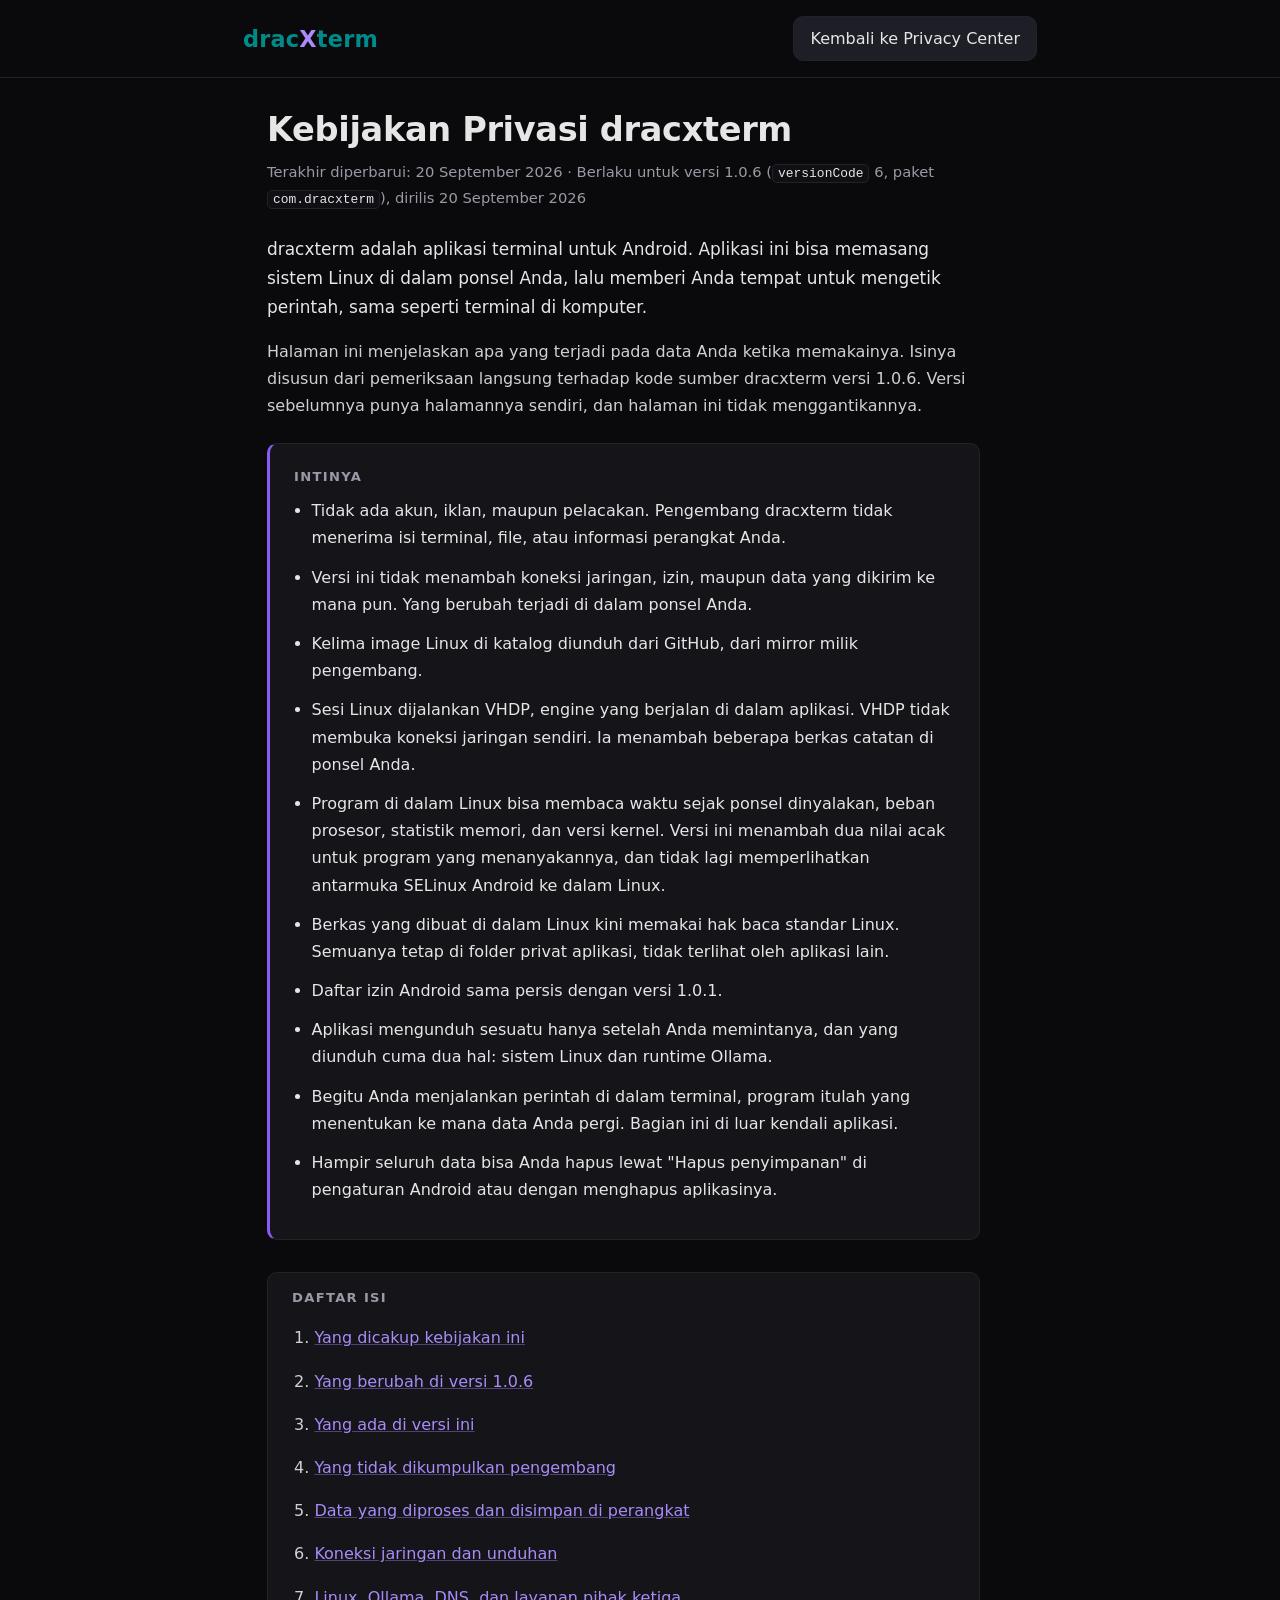
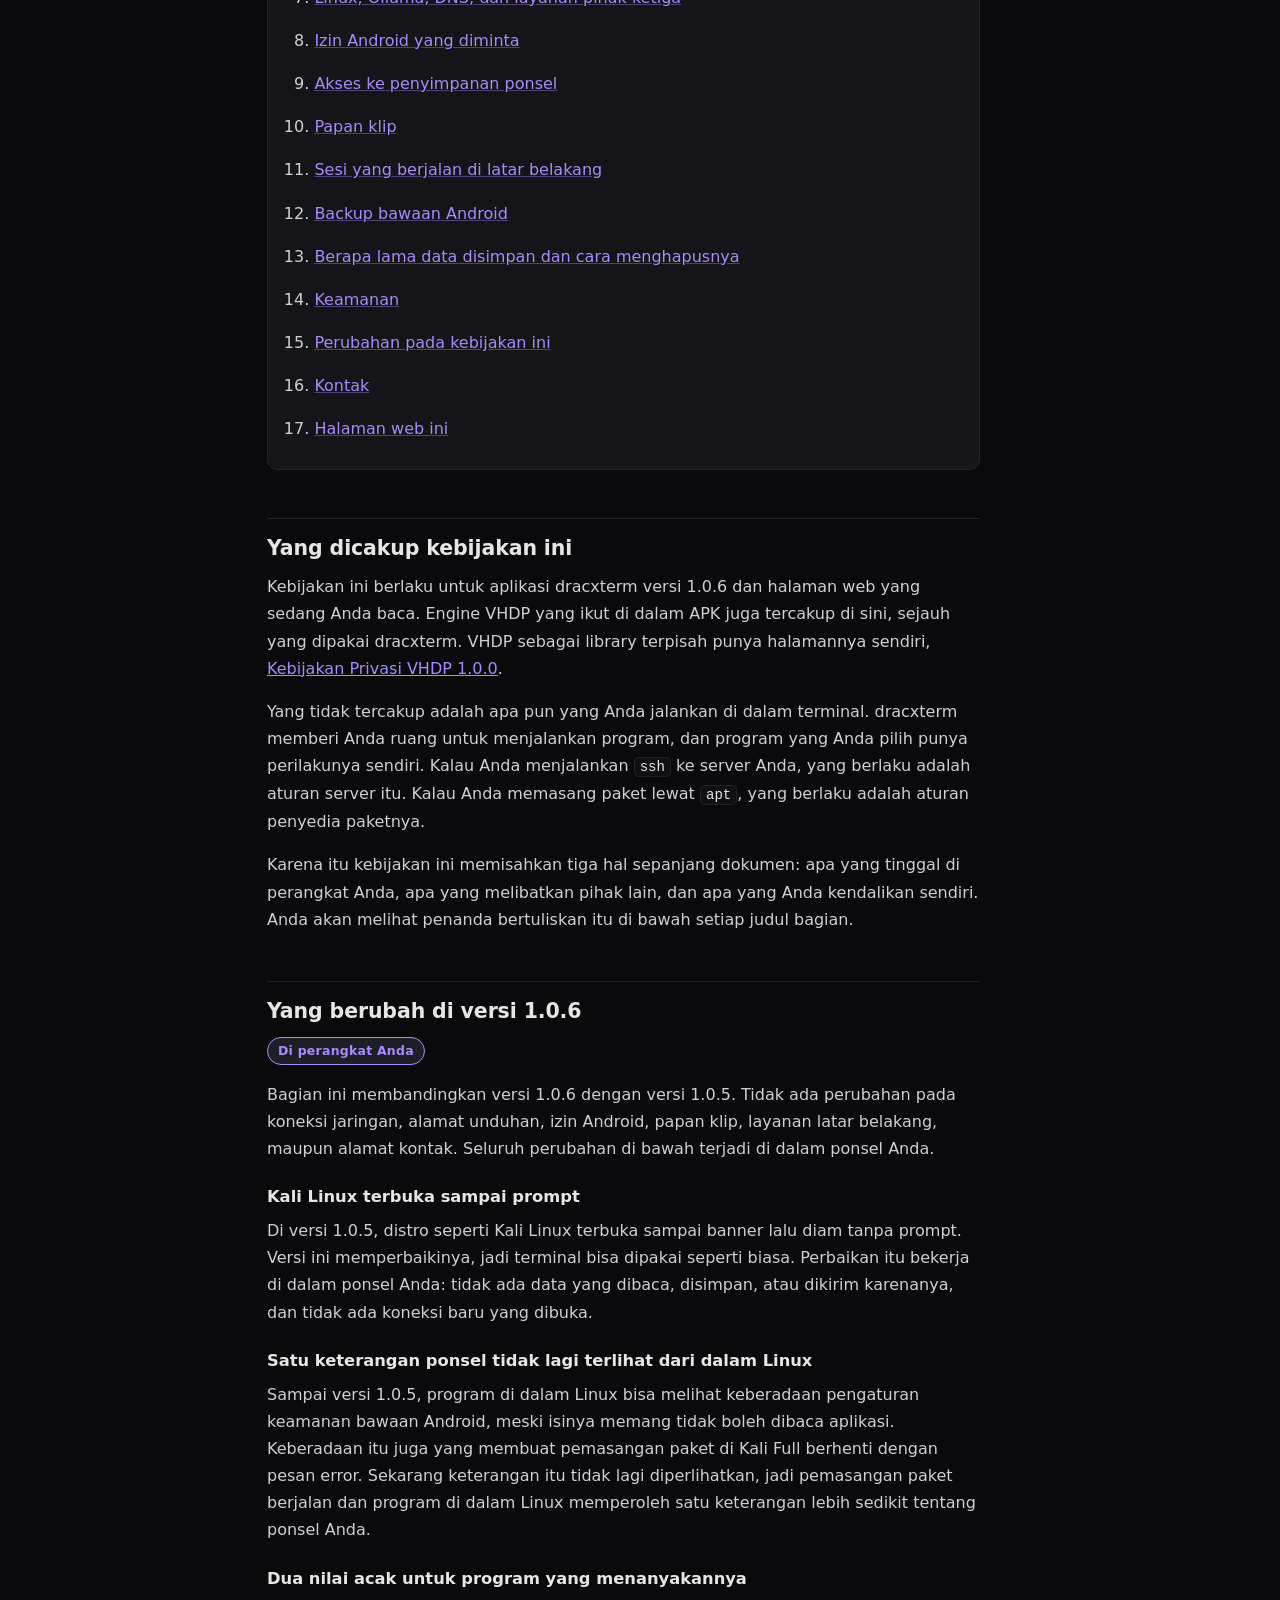
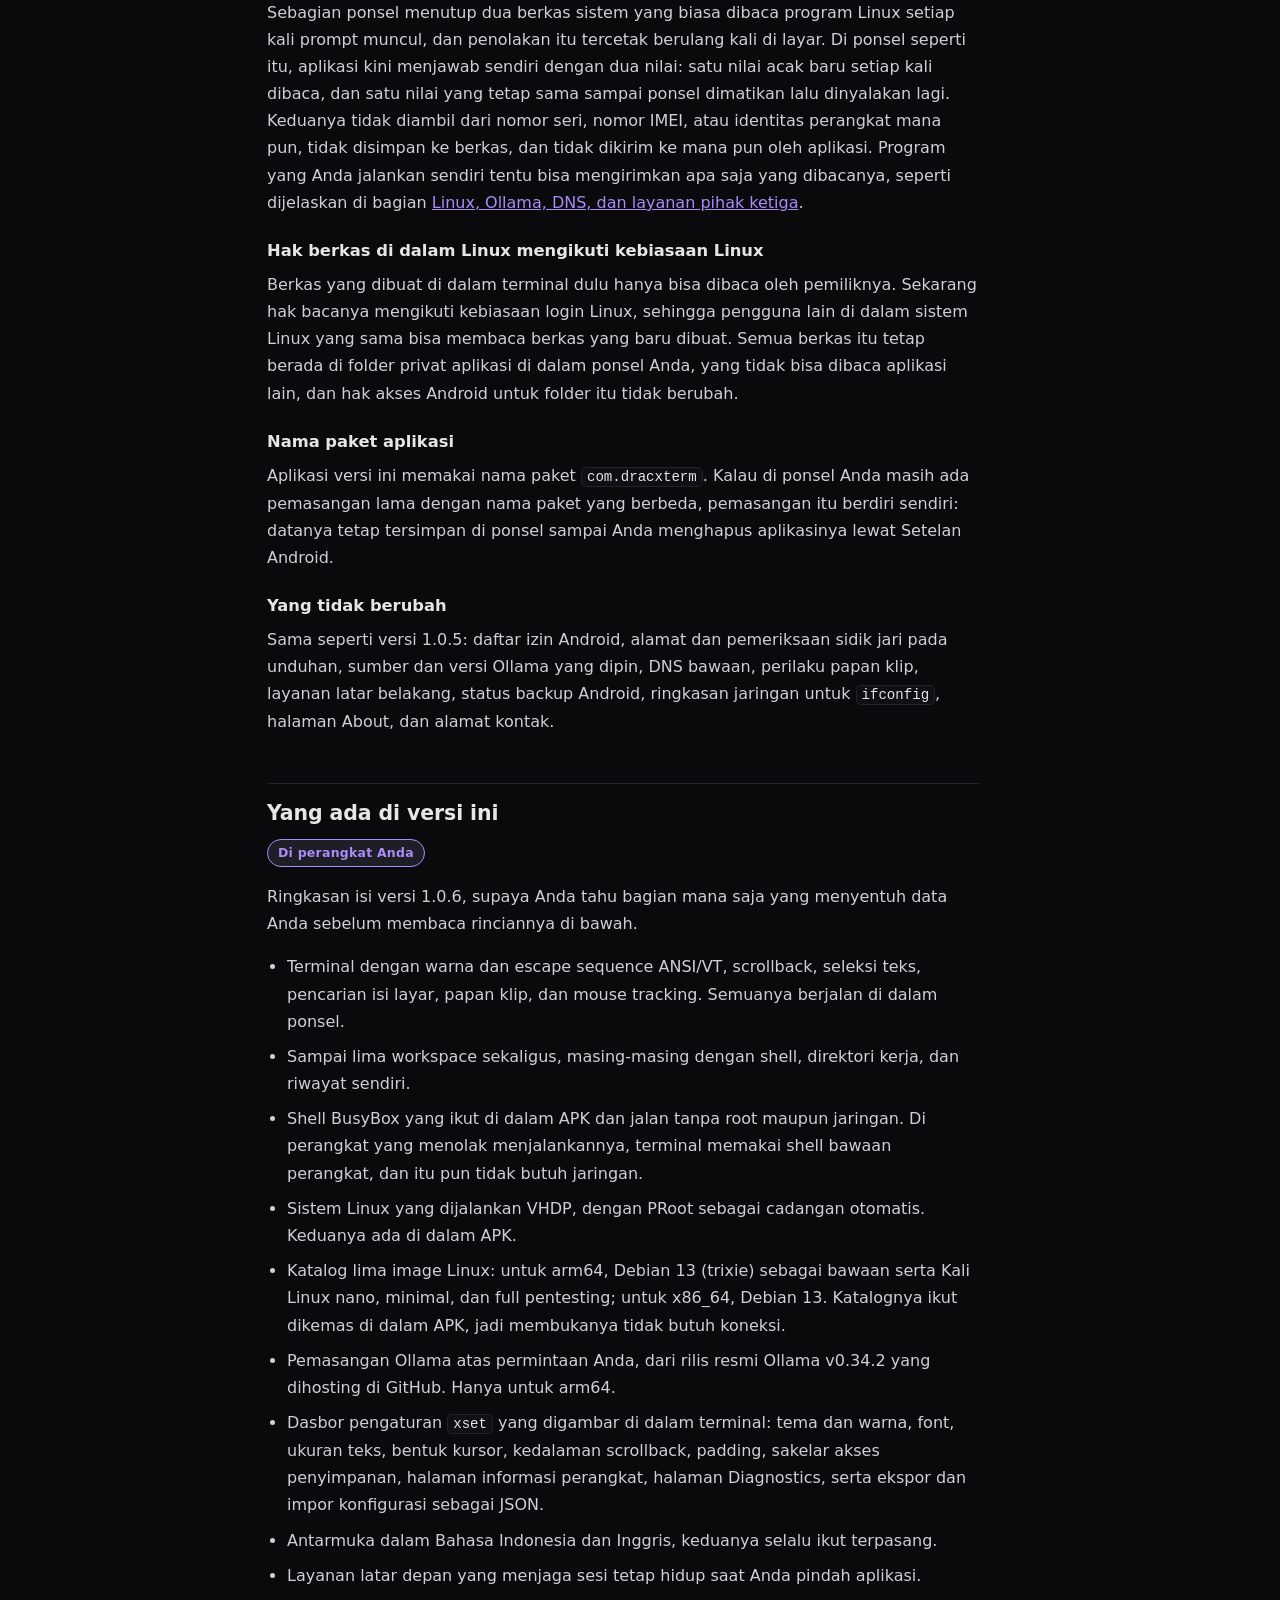
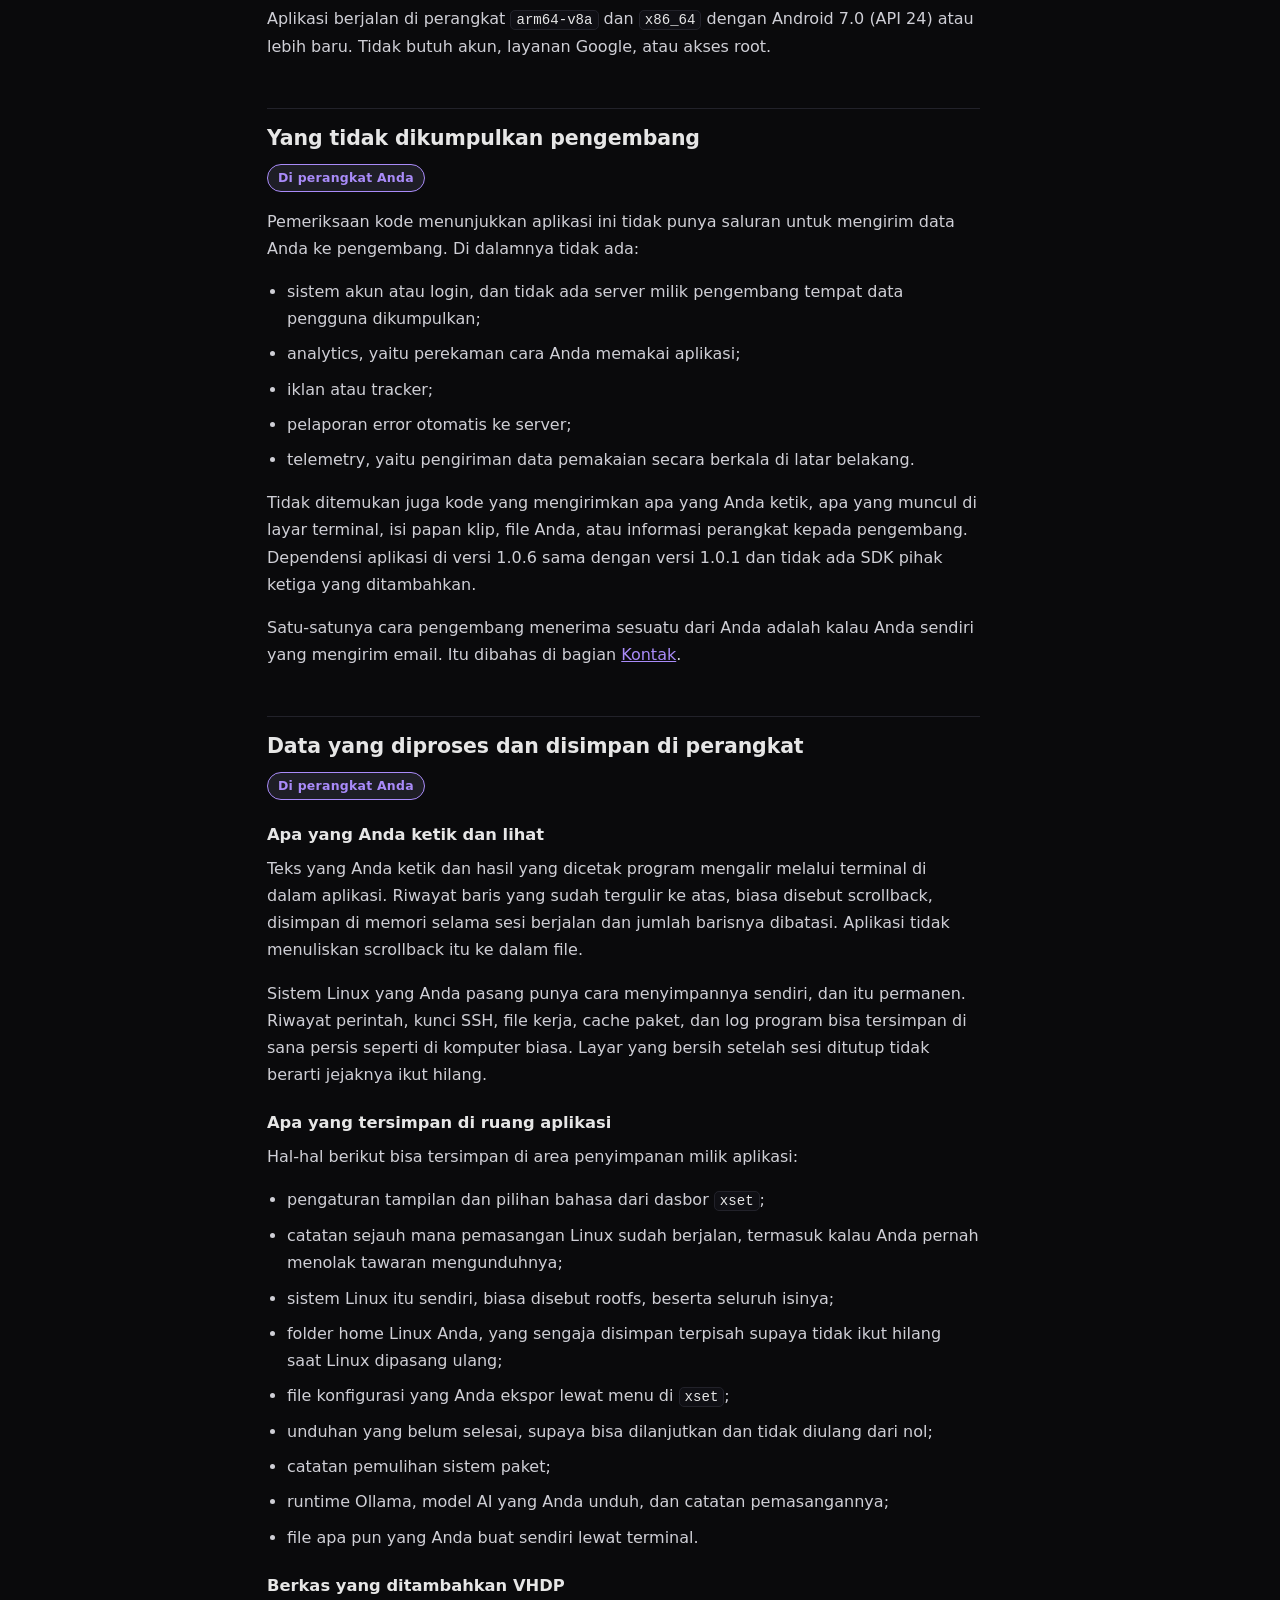
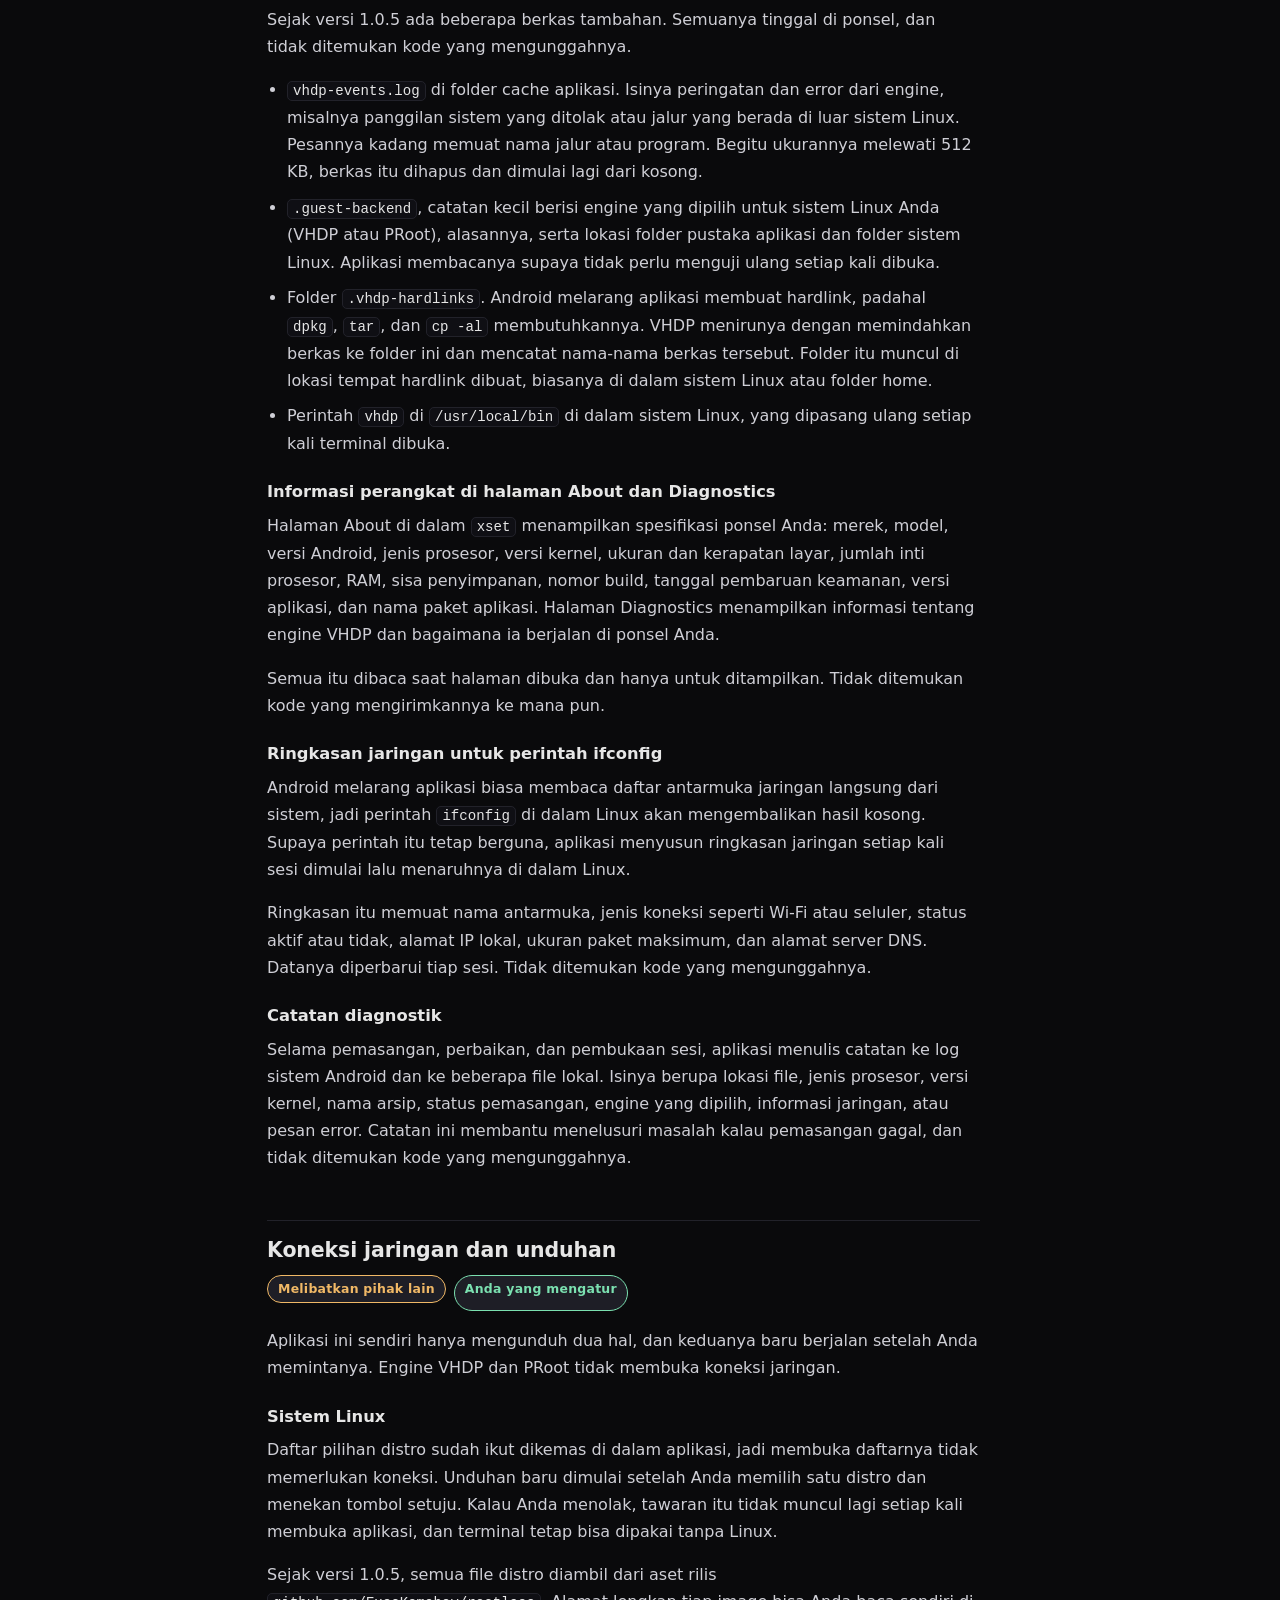
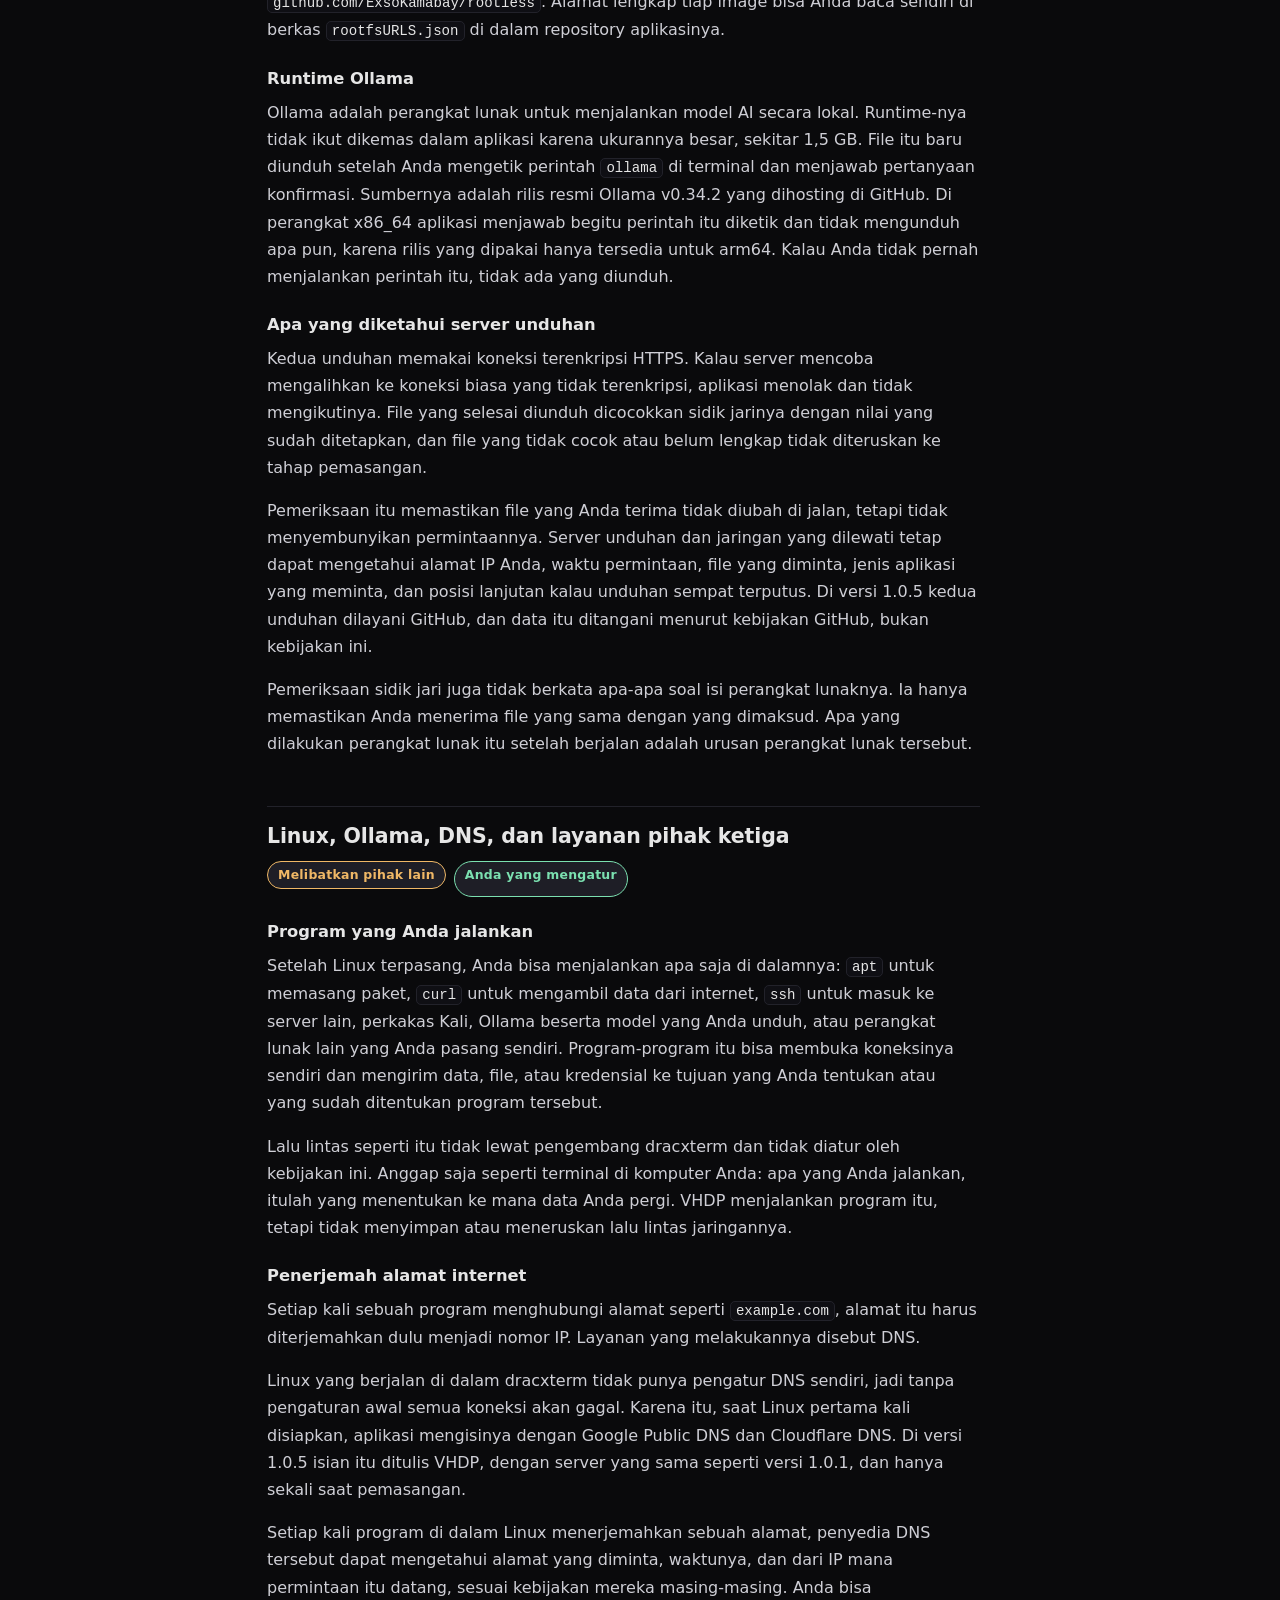
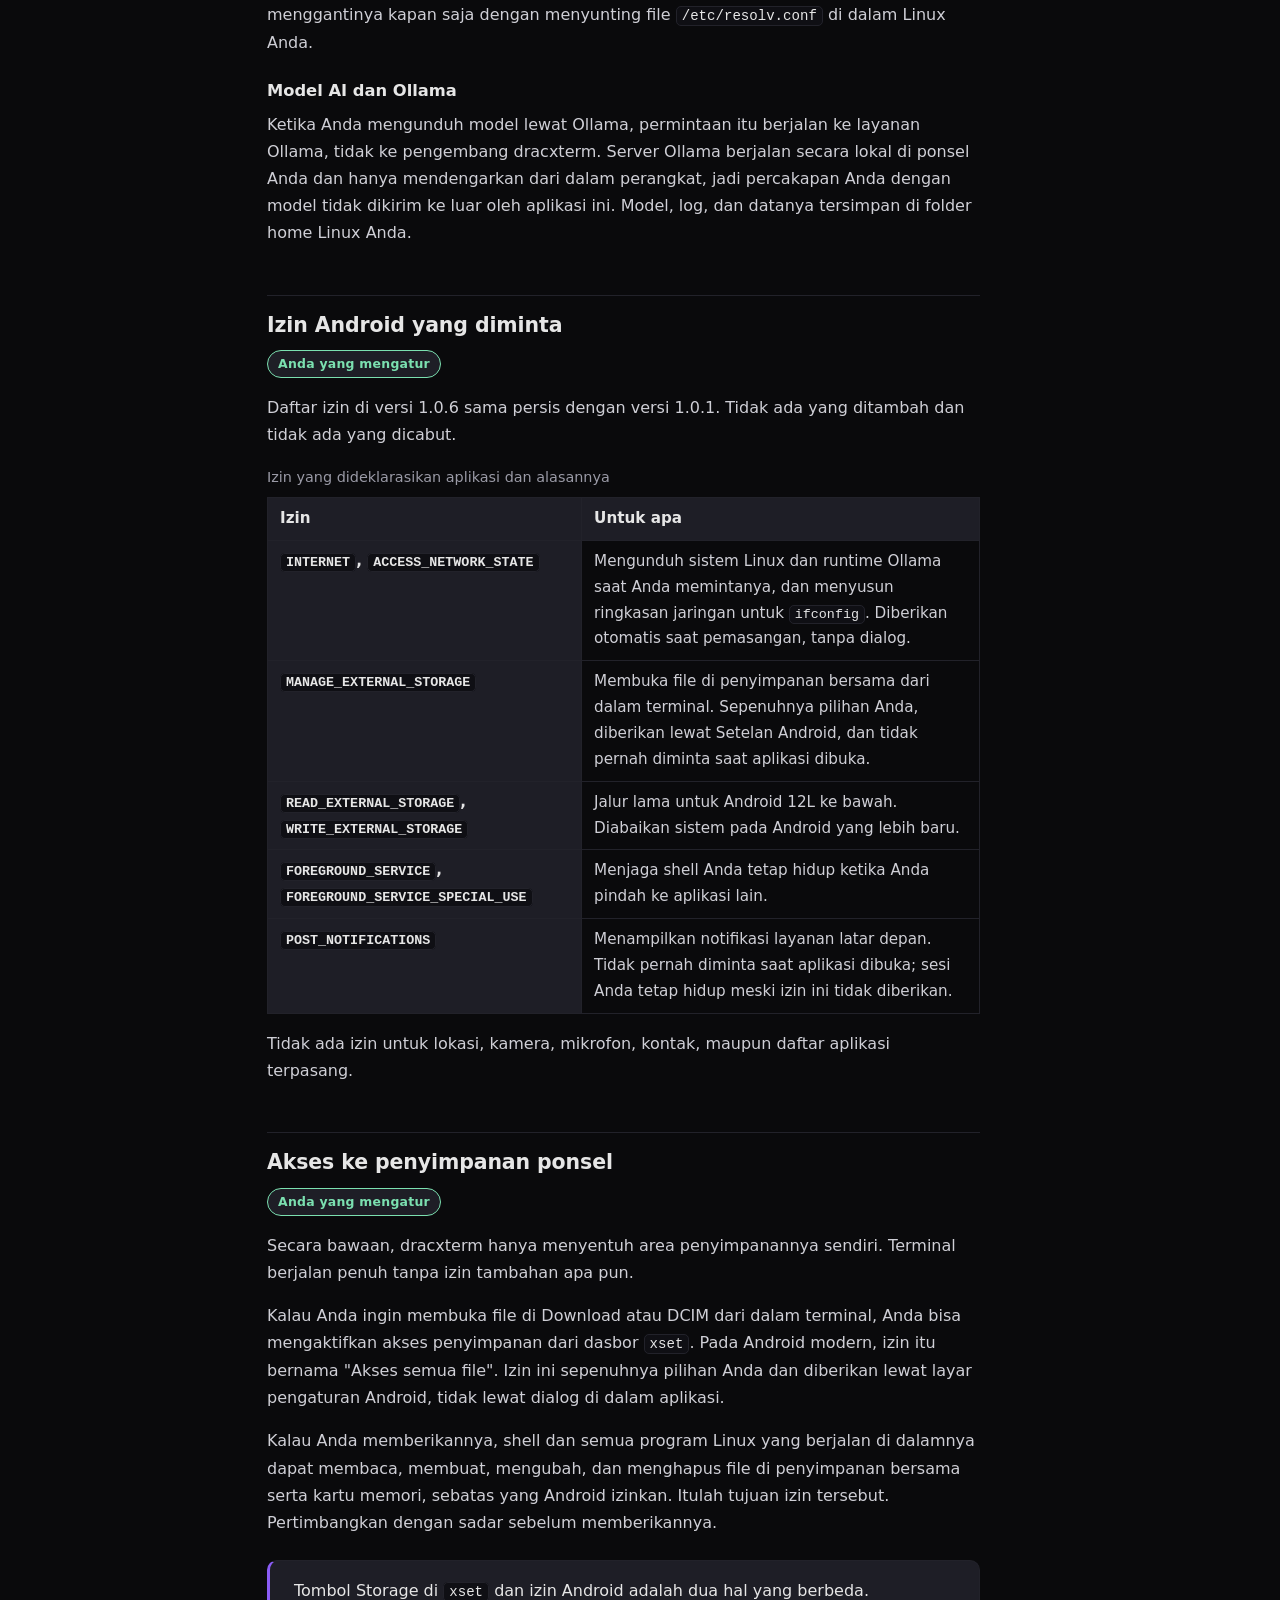
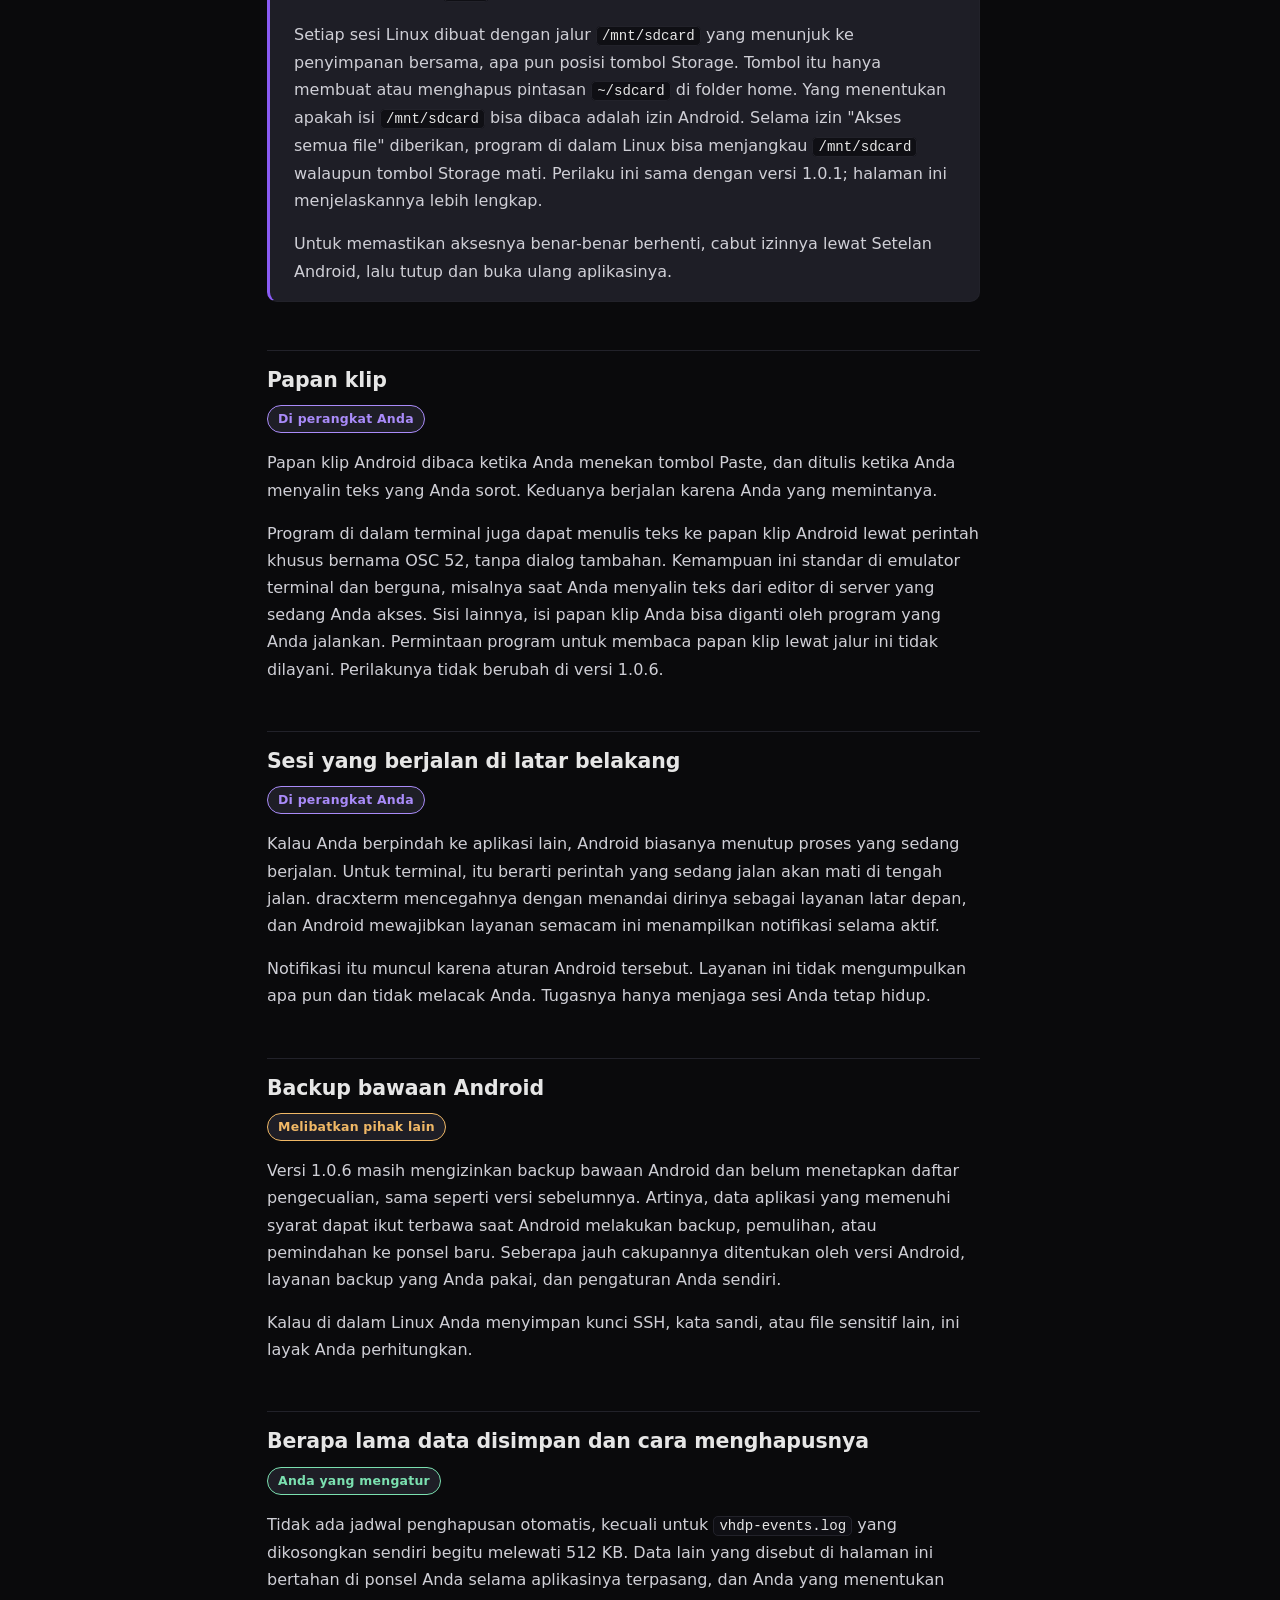
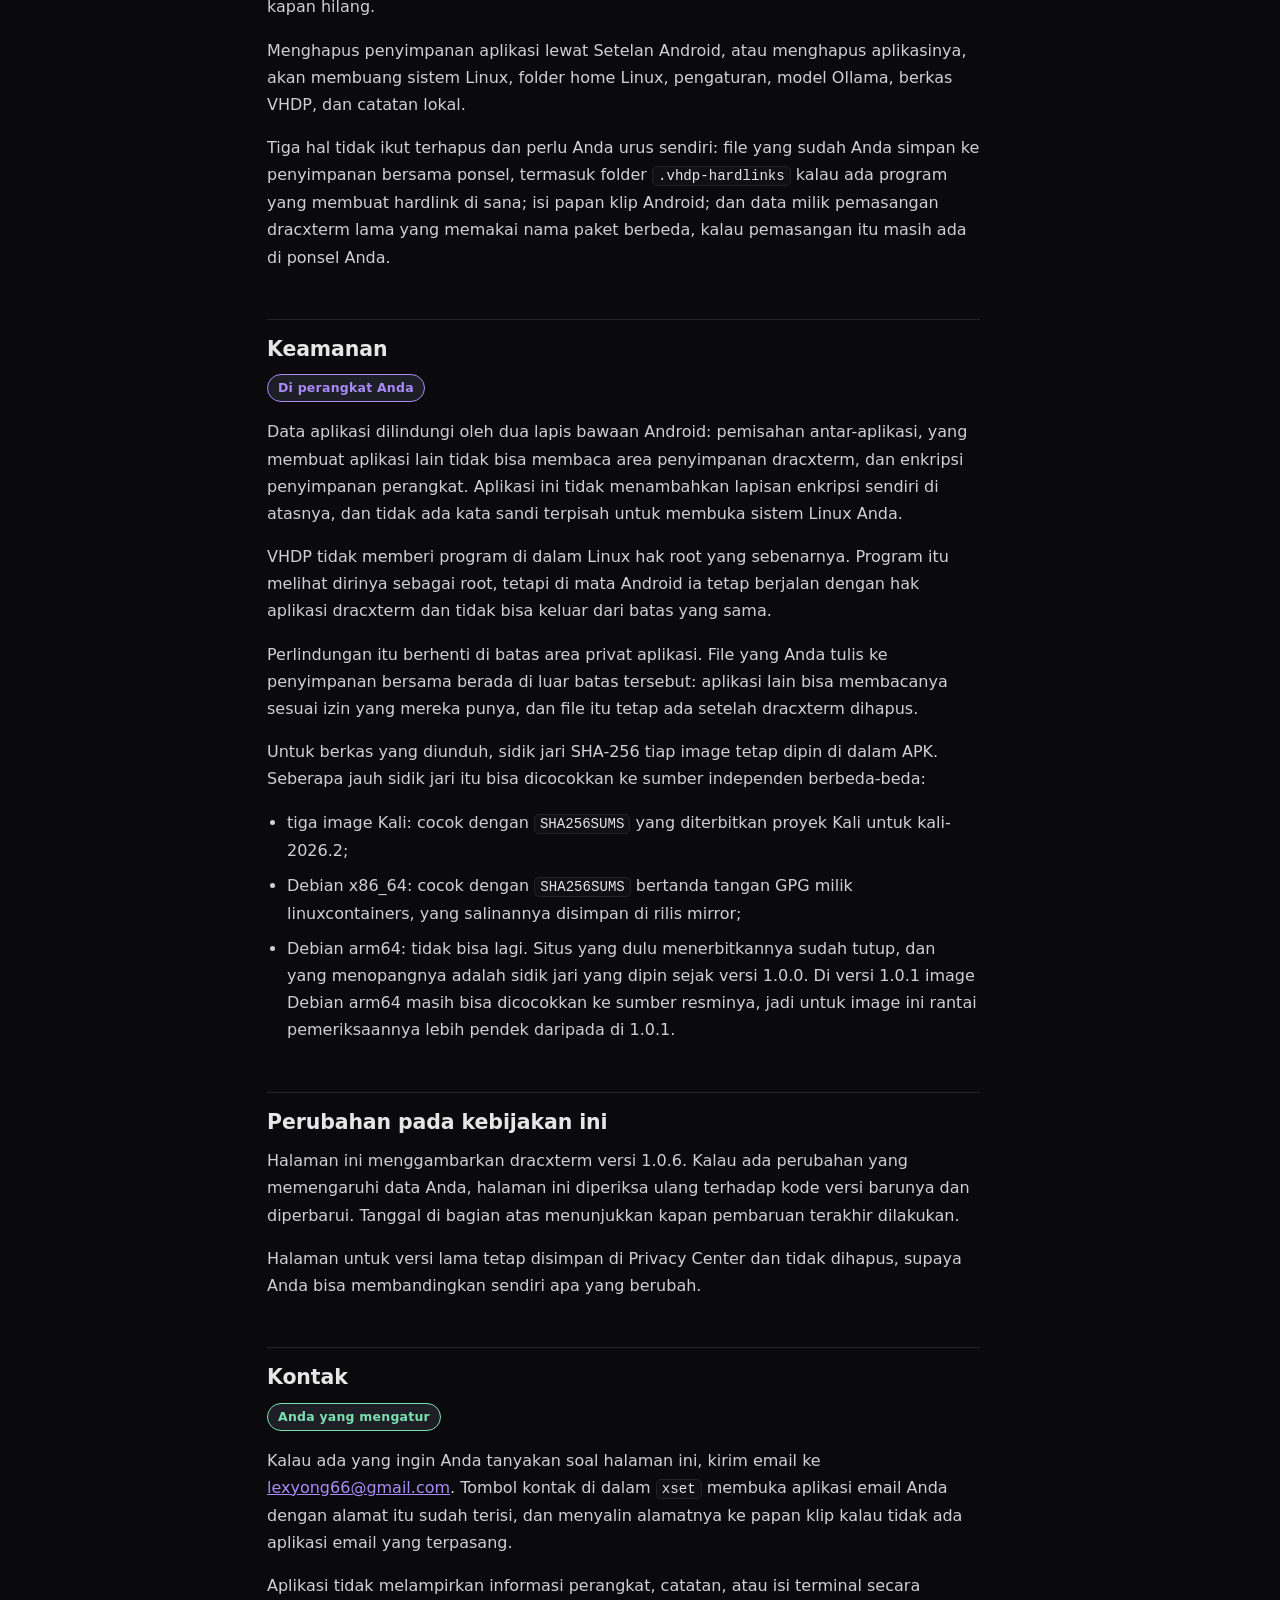
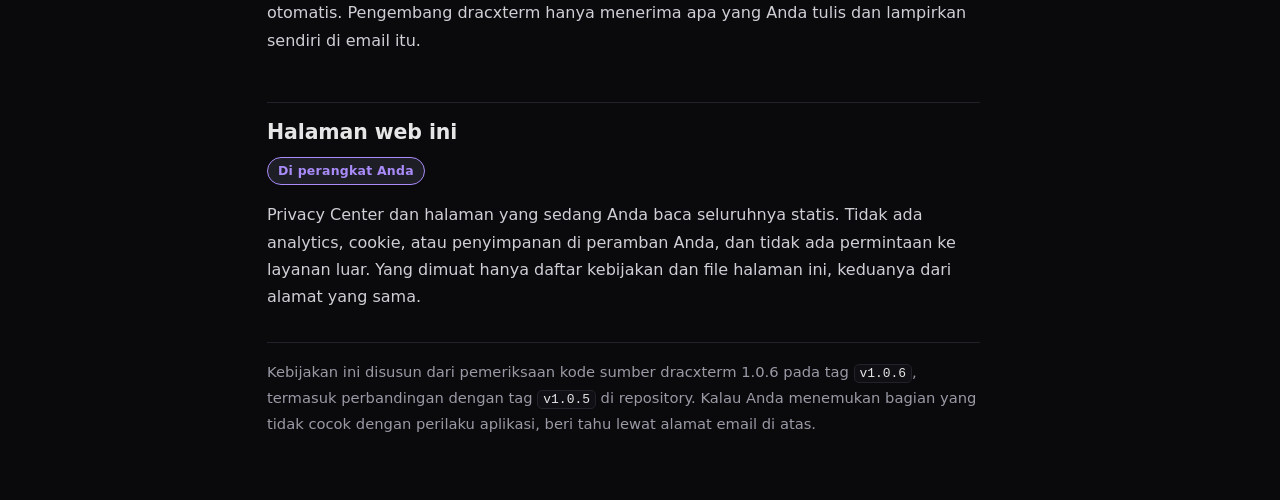
<file: Privacy-Policy/dracxterm/dracxterm-v1.0.6.html>
<!DOCTYPE html>
<html lang="id">
<head>
<meta charset="utf-8">
<meta name="viewport" content="width=device-width, initial-scale=1">
<meta name="description" content="Kebijakan Privasi dracxterm 1.0.6: apa yang berubah dari 1.0.5, apa yang tinggal di perangkat Anda, dan kapan pihak lain ikut terlibat.">
<meta name="color-scheme" content="dark">
<link rel="icon" href="data:image/svg+xml,%3Csvg xmlns='http://www.w3.org/2000/svg' viewBox='0 0 16 16'%3E%3Crect width='16' height='16' rx='3' fill='%230A0A0C'/%3E%3Cpath d='M3 5l2.5 3L3 11M7.5 11h5.5' stroke='%238A5CF6' stroke-width='1.6' fill='none' stroke-linecap='round' stroke-linejoin='round'/%3E%3C/svg%3E">
<title>Kebijakan Privasi dracxterm</title>
<style>
  :root {
    --bg: #0A0A0C;
    --surface: #141419;
    --elevated: #1E1E26;
    --text: #E6E6E6;
    --text-2: #CFCFD6;
    --muted: #9A9AA6;
    --accent: #8A5CF6;
    --accent-text: #A98BF9;
    --wordmark: #008B8B;
    --divider: #22222A;
    --amber: #F0B866;
    --mint: #7BE0B0;

    --space-1: 4px;
    --space-2: 8px;
    --space-3: 12px;
    --space-4: 16px;
    --space-5: 24px;
    --space-6: 32px;
    --space-7: 48px;

    --radius: 10px;
    --tap: 44px;
  }

  * { box-sizing: border-box; }

  html { -webkit-text-size-adjust: 100%; }

  body {
    margin: 0;
    background: var(--bg);
    color: var(--text-2);
    font-family: ui-sans-serif, system-ui, -apple-system, "Segoe UI", Roboto, "Helvetica Neue", Arial, sans-serif;
    font-size: 16px;
    line-height: 1.7;
    overflow-wrap: break-word;
  }

  a { color: var(--accent-text); }
  a:hover { color: #C3AEFB; }

  :focus-visible {
    outline: 2px solid var(--accent);
    outline-offset: 2px;
    border-radius: 4px;
  }

  .skip {
    position: absolute;
    left: var(--space-4);
    top: -100px;
    background: var(--elevated);
    color: var(--text);
    border: 1px solid var(--accent);
    border-radius: var(--radius);
    padding: var(--space-3) var(--space-4);
    text-decoration: none;
    z-index: 50;
    transition: top 120ms ease;
  }
  .skip:focus { top: var(--space-4); }

  header.site {
    border-bottom: 1px solid var(--divider);
    padding: var(--space-4) var(--space-5);
  }
  .head-inner {
    max-width: 78ch;
    margin: 0 auto;
    display: flex;
    flex-wrap: wrap;
    align-items: center;
    justify-content: space-between;
    gap: var(--space-3) var(--space-4);
  }
  .wordmark {
    margin: 0;
    font-size: 1.4rem;
    font-weight: 700;
    letter-spacing: 0.01em;
    color: var(--wordmark);
  }
  .wordmark .x { color: var(--accent-text); }

  .doc-nav { margin: 0; }
  .doc-nav a {
    display: inline-flex;
    align-items: center;
    min-height: var(--tap);
    padding: var(--space-2) var(--space-4);
    border: 1px solid var(--divider);
    border-radius: var(--radius);
    background: var(--elevated);
    color: var(--text);
    text-decoration: none;
    font-weight: 500;
  }
  .doc-nav a:hover { border-color: var(--accent); color: #FFFFFF; }

  main.wrap {
    max-width: 78ch;
    margin: 0 auto;
    padding: var(--space-6) var(--space-5) var(--space-7);
  }

  article { max-width: 70ch; }

  h1 {
    color: var(--text);
    font-size: clamp(1.6rem, 1.2rem + 1.7vw, 2.1rem);
    line-height: 1.22;
    letter-spacing: -0.01em;
    margin: 0 0 var(--space-2);
  }
  h2 {
    color: var(--text);
    font-size: 1.28rem;
    line-height: 1.3;
    letter-spacing: -0.005em;
    margin: var(--space-7) 0 var(--space-3);
    padding-top: var(--space-4);
    border-top: 1px solid var(--divider);
    scroll-margin-top: var(--space-4);
  }
  h3 {
    color: var(--text);
    font-size: 1.02rem;
    line-height: 1.4;
    margin: var(--space-5) 0 var(--space-2);
    scroll-margin-top: var(--space-4);
  }

  p { margin: 0 0 var(--space-4); }
  ul, ol { padding-left: 1.25em; margin: 0 0 var(--space-4); }
  li { margin-bottom: var(--space-2); }
  li:last-child { margin-bottom: 0; }

  .doc-meta {
    color: var(--muted);
    font-size: 0.92rem;
    margin-bottom: var(--space-5);
  }

  .lead { color: var(--text); font-size: 1.06rem; }

  /* Ringkasan pembuka */
  .summary {
    background: var(--surface);
    border: 1px solid var(--divider);
    border-left: 3px solid var(--accent);
    border-radius: var(--radius);
    padding: var(--space-5);
    margin: var(--space-5) 0 var(--space-6);
  }
  .summary h2 {
    margin: 0 0 var(--space-3);
    padding-top: 0;
    border-top: 0;
    font-size: 0.82rem;
    letter-spacing: 0.1em;
    text-transform: uppercase;
    color: var(--muted);
  }
  .summary ul { margin: 0; padding-left: 1.1em; }
  .summary li { color: var(--text); margin-bottom: var(--space-3); }

  /* Penanda jenis informasi. Arti dibawa oleh teksnya, bukan warnanya. */
  .tags {
    display: flex;
    flex-wrap: wrap;
    gap: var(--space-2);
    margin: 0 0 var(--space-4);
    padding: 0;
    list-style: none;
  }
  .tag {
    display: inline-block;
    min-width: 0;
    white-space: nowrap;
    padding: 3px 10px;
    border: 1px solid currentColor;
    border-radius: 999px;
    background: var(--elevated);
    font-size: 0.78rem;
    font-weight: 600;
    letter-spacing: 0.02em;
    line-height: 1.6;
  }
  .t-lokal { color: var(--accent-text); }
  .t-luar { color: var(--amber); }
  .t-kontrol { color: var(--mint); }

  .callout {
    background: var(--elevated);
    border: 1px solid var(--divider);
    border-left: 3px solid var(--accent);
    border-radius: var(--radius);
    padding: var(--space-4) var(--space-5);
    margin: var(--space-5) 0;
  }
  .callout > :last-child { margin-bottom: 0; }
  .callout p:first-child { color: var(--text); }

  .toc {
    background: var(--surface);
    border: 1px solid var(--divider);
    border-radius: var(--radius);
    padding: var(--space-4) var(--space-5);
    margin-bottom: var(--space-6);
  }
  .toc h2 {
    margin: 0 0 var(--space-3);
    padding-top: 0;
    border-top: 0;
    font-size: 0.82rem;
    letter-spacing: 0.1em;
    text-transform: uppercase;
    color: var(--muted);
  }
  .toc ol { margin: 0; padding-left: 1.4em; }
  .toc li { margin-bottom: var(--space-1); }
  .toc a {
    display: inline-block;
    max-width: 100%;
    overflow-wrap: anywhere;
    padding: 6px 0;
    text-decoration-color: rgba(169, 139, 249, 0.4);
  }

  .scroll-x { overflow-x: auto; margin: 0 0 var(--space-4); }
  table { width: 100%; border-collapse: collapse; font-size: 0.95rem; }
  caption { text-align: left; color: var(--muted); font-size: 0.9rem; padding-bottom: var(--space-2); }
  th, td {
    border: 1px solid var(--divider);
    padding: var(--space-2) var(--space-3);
    text-align: left;
    vertical-align: top;
  }
  th { color: var(--text); background: var(--elevated); font-weight: 600; }

  code {
    background: #0F0F14;
    border: 1px solid var(--divider);
    border-radius: 5px;
    padding: 1px 5px;
    font-family: ui-monospace, SFMono-Regular, Menlo, Consolas, "Liberation Mono", monospace;
    font-size: 0.88em;
    color: var(--text);
  }

  .sign-off {
    margin-top: var(--space-6);
    padding-top: var(--space-4);
    border-top: 1px solid var(--divider);
    color: var(--muted);
    font-size: 0.92rem;
  }

  @media (max-width: 520px) {
    main.wrap { padding: var(--space-5) var(--space-4) var(--space-6); }
    .summary, .toc, .callout { padding: var(--space-4); }
  }

  /* Penanda dijaga satu baris di lebar normal. Pada lebar ekstrem (zoom tinggi di
     layar kecil) membungkus lebih baik daripada memaksa seluruh halaman menggeser. */
  @media (max-width: 380px) {
    .tag { white-space: normal; overflow-wrap: anywhere; }
  }

  @media (prefers-reduced-motion: reduce) {
    * { animation: none !important; transition: none !important; scroll-behavior: auto !important; }
  }

  @media print {
    body { background: #FFFFFF; color: #1A1A1A; font-size: 10.5pt; line-height: 1.5; }
    header.site, .skip, .doc-nav { display: none; }
    main.wrap { max-width: none; padding: 0; }
    article { max-width: none; }
    h1, h2, h3 { color: #000000; page-break-after: avoid; }
    h1 { font-size: 20pt; }
    h2 { font-size: 13pt; border-top: 1px solid #BBBBBB; margin-top: 22pt; }
    h3 { font-size: 11pt; }
    a { color: #000000; text-decoration: underline; }
    .summary, .toc, .callout { background: #FFFFFF; border: 1px solid #BBBBBB; border-left-width: 3px; page-break-inside: avoid; }
    .summary li, .callout p:first-child, .lead { color: #000000; }
    .tag { border: 1px solid #666666; color: #333333; background: #FFFFFF; }
    .doc-meta, .sign-off, caption { color: #444444; }
    th { background: #EEEEEE; color: #000000; }
    th, td { border: 1px solid #999999; }
    table, .scroll-x { overflow: visible; page-break-inside: avoid; }
    code { background: #FFFFFF; border: 1px solid #BBBBBB; color: #000000; }
    p, li { orphans: 3; widows: 3; }
  }
</style>
</head>

<body>

<a class="skip" href="#doc">Lompat ke isi kebijakan</a>

<header class="site">
  <div class="head-inner">
    <p class="wordmark">drac<span class="x">X</span>term</p>
    <p class="doc-nav"><a href="../../index.html">Kembali ke Privacy Center</a></p>
  </div>
</header>

<main class="wrap" id="doc">
<article data-policy-content>

  <h1>Kebijakan Privasi dracxterm</h1>

  <p class="doc-meta">Terakhir diperbarui: 20 September 2026 &middot; Berlaku untuk versi 1.0.6
  (<code>versionCode</code> 6, paket <code>com.dracxterm</code>), dirilis 20 September 2026</p>

  <p class="lead">dracxterm adalah aplikasi terminal untuk Android. Aplikasi ini bisa memasang
  sistem Linux di dalam ponsel Anda, lalu memberi Anda tempat untuk mengetik perintah, sama seperti
  terminal di komputer.</p>

  <p>Halaman ini menjelaskan apa yang terjadi pada data Anda ketika memakainya. Isinya disusun dari
  pemeriksaan langsung terhadap kode sumber dracxterm versi 1.0.6. Versi sebelumnya punya halamannya
  sendiri, dan halaman ini tidak menggantikannya.</p>

  <section class="summary" aria-labelledby="intinya">
    <h2 id="intinya">Intinya</h2>
    <ul>
      <li>Tidak ada akun, iklan, maupun pelacakan. Pengembang dracxterm tidak menerima isi terminal,
      file, atau informasi perangkat Anda.</li>
      <li>Versi ini tidak menambah koneksi jaringan, izin, maupun data yang dikirim ke mana pun.
      Yang berubah terjadi di dalam ponsel Anda.</li>
      <li>Kelima image Linux di katalog diunduh dari GitHub, dari mirror milik pengembang.</li>
      <li>Sesi Linux dijalankan VHDP, engine yang berjalan di dalam aplikasi. VHDP tidak membuka
      koneksi jaringan sendiri. Ia menambah beberapa berkas catatan di ponsel Anda.</li>
      <li>Program di dalam Linux bisa membaca waktu sejak ponsel dinyalakan, beban prosesor,
      statistik memori, dan versi kernel. Versi ini menambah dua nilai acak untuk program yang
      menanyakannya, dan tidak lagi memperlihatkan antarmuka SELinux Android ke dalam Linux.</li>
      <li>Berkas yang dibuat di dalam Linux kini memakai hak baca standar Linux. Semuanya tetap di
      folder privat aplikasi, tidak terlihat oleh aplikasi lain.</li>
      <li>Daftar izin Android sama persis dengan versi 1.0.1.</li>
      <li>Aplikasi mengunduh sesuatu hanya setelah Anda memintanya, dan yang diunduh cuma dua hal:
      sistem Linux dan runtime Ollama.</li>
      <li>Begitu Anda menjalankan perintah di dalam terminal, program itulah yang menentukan ke mana
      data Anda pergi. Bagian ini di luar kendali aplikasi.</li>
      <li>Hampir seluruh data bisa Anda hapus lewat "Hapus penyimpanan" di pengaturan Android atau
      dengan menghapus aplikasinya.</li>
    </ul>
  </section>

  <nav class="toc" aria-labelledby="daftar-isi">
    <h2 id="daftar-isi">Daftar isi</h2>
    <ol>
      <li><a href="#ruang-lingkup">Yang dicakup kebijakan ini</a></li>
      <li><a href="#perubahan-106">Yang berubah di versi 1.0.6</a></li>
      <li><a href="#isi-versi">Yang ada di versi ini</a></li>
      <li><a href="#tidak-dikumpulkan">Yang tidak dikumpulkan pengembang</a></li>
      <li><a href="#di-perangkat">Data yang diproses dan disimpan di perangkat</a></li>
      <li><a href="#jaringan">Koneksi jaringan dan unduhan</a></li>
      <li><a href="#pihak-ketiga">Linux, Ollama, DNS, dan layanan pihak ketiga</a></li>
      <li><a href="#izin">Izin Android yang diminta</a></li>
      <li><a href="#penyimpanan">Akses ke penyimpanan ponsel</a></li>
      <li><a href="#clipboard">Papan klip</a></li>
      <li><a href="#background">Sesi yang berjalan di latar belakang</a></li>
      <li><a href="#backup">Backup bawaan Android</a></li>
      <li><a href="#hapus">Berapa lama data disimpan dan cara menghapusnya</a></li>
      <li><a href="#keamanan">Keamanan</a></li>
      <li><a href="#perubahan">Perubahan pada kebijakan ini</a></li>
      <li><a href="#kontak">Kontak</a></li>
      <li><a href="#situs">Halaman web ini</a></li>
    </ol>
  </nav>

  <h2 id="ruang-lingkup">Yang dicakup kebijakan ini</h2>

  <p>Kebijakan ini berlaku untuk aplikasi dracxterm versi 1.0.6 dan halaman web yang sedang Anda
  baca. Engine VHDP yang ikut di dalam APK juga tercakup di sini, sejauh yang dipakai dracxterm.
  VHDP sebagai library terpisah punya halamannya sendiri,
  <a href="https://exsokamabay.github.io/Privacy-Policy/vhdp/vhdp-v1.0.0.html">Kebijakan Privasi
  VHDP 1.0.0</a>.</p>

  <p>Yang tidak tercakup adalah apa pun yang Anda jalankan di dalam terminal. dracxterm memberi Anda
  ruang untuk menjalankan program, dan program yang Anda pilih punya perilakunya sendiri. Kalau Anda
  menjalankan <code>ssh</code> ke server Anda, yang berlaku adalah aturan server itu. Kalau Anda
  memasang paket lewat <code>apt</code>, yang berlaku adalah aturan penyedia paketnya.</p>

  <p>Karena itu kebijakan ini memisahkan tiga hal sepanjang dokumen: apa yang tinggal di perangkat
  Anda, apa yang melibatkan pihak lain, dan apa yang Anda kendalikan sendiri. Anda akan melihat
  penanda bertuliskan itu di bawah setiap judul bagian.</p>

  <h2 id="perubahan-106">Yang berubah di versi 1.0.6</h2>

  <ul class="tags">
    <li class="tag t-lokal">Di perangkat Anda</li>
  </ul>

  <p>Bagian ini membandingkan versi 1.0.6 dengan versi 1.0.5. Tidak ada perubahan pada koneksi
  jaringan, alamat unduhan, izin Android, papan klip, layanan latar belakang, maupun alamat
  kontak. Seluruh perubahan di bawah terjadi di dalam ponsel Anda.</p>

  <h3>Kali Linux terbuka sampai prompt</h3>

  <p>Di versi 1.0.5, distro seperti Kali Linux terbuka sampai banner lalu diam tanpa prompt.
  Versi ini memperbaikinya, jadi terminal bisa dipakai seperti biasa. Perbaikan itu bekerja di
  dalam ponsel Anda: tidak ada data yang dibaca, disimpan, atau dikirim karenanya, dan tidak ada
  koneksi baru yang dibuka.</p>

  <h3>Satu keterangan ponsel tidak lagi terlihat dari dalam Linux</h3>

  <p>Sampai versi 1.0.5, program di dalam Linux bisa melihat keberadaan pengaturan keamanan
  bawaan Android, meski isinya memang tidak boleh dibaca aplikasi. Keberadaan itu juga yang
  membuat pemasangan paket di Kali Full berhenti dengan pesan error. Sekarang keterangan itu tidak
  lagi diperlihatkan, jadi pemasangan paket berjalan dan program di dalam Linux memperoleh satu
  keterangan lebih sedikit tentang ponsel Anda.</p>

  <h3>Dua nilai acak untuk program yang menanyakannya</h3>

  <p>Sebagian ponsel menutup dua berkas sistem yang biasa dibaca program Linux setiap kali prompt
  muncul, dan penolakan itu tercetak berulang kali di layar. Di ponsel seperti itu, aplikasi kini
  menjawab sendiri dengan dua nilai: satu nilai acak baru setiap kali dibaca, dan satu nilai yang
  tetap sama sampai ponsel dimatikan lalu dinyalakan lagi. Keduanya tidak diambil dari nomor seri,
  nomor IMEI, atau identitas perangkat mana pun, tidak disimpan ke berkas, dan tidak dikirim ke
  mana pun oleh aplikasi. Program yang Anda jalankan sendiri tentu bisa mengirimkan apa saja yang
  dibacanya, seperti dijelaskan di bagian
  <a href="#pihak-ketiga">Linux, Ollama, DNS, dan layanan pihak ketiga</a>.</p>

  <h3>Hak berkas di dalam Linux mengikuti kebiasaan Linux</h3>

  <p>Berkas yang dibuat di dalam terminal dulu hanya bisa dibaca oleh pemiliknya. Sekarang hak
  bacanya mengikuti kebiasaan login Linux, sehingga pengguna lain di dalam sistem Linux yang sama
  bisa membaca berkas yang baru dibuat. Semua berkas itu tetap berada di folder privat aplikasi di
  dalam ponsel Anda, yang tidak bisa dibaca aplikasi lain, dan hak akses Android untuk folder itu
  tidak berubah.</p>

  <h3>Nama paket aplikasi</h3>

  <p>Aplikasi versi ini memakai nama paket <code>com.dracxterm</code>. Kalau di ponsel Anda masih
  ada pemasangan lama dengan nama paket yang berbeda, pemasangan itu berdiri sendiri: datanya tetap
  tersimpan di ponsel sampai Anda menghapus aplikasinya lewat Setelan Android.</p>

  <h3>Yang tidak berubah</h3>

  <p>Sama seperti versi 1.0.5: daftar izin Android, alamat dan pemeriksaan sidik jari pada
  unduhan, sumber dan versi Ollama yang dipin, DNS bawaan, perilaku papan klip, layanan latar
  belakang, status backup Android, ringkasan jaringan untuk <code>ifconfig</code>, halaman About,
  dan alamat kontak.</p>

  <h2 id="isi-versi">Yang ada di versi ini</h2>

  <ul class="tags">
    <li class="tag t-lokal">Di perangkat Anda</li>
  </ul>

  <p>Ringkasan isi versi 1.0.6, supaya Anda tahu bagian mana saja yang menyentuh data Anda sebelum
  membaca rinciannya di bawah.</p>

  <ul>
    <li>Terminal dengan warna dan escape sequence ANSI/VT, scrollback, seleksi teks, pencarian isi
    layar, papan klip, dan mouse tracking. Semuanya berjalan di dalam ponsel.</li>
    <li>Sampai lima workspace sekaligus, masing-masing dengan shell, direktori kerja, dan riwayat
    sendiri.</li>
    <li>Shell BusyBox yang ikut di dalam APK dan jalan tanpa root maupun jaringan. Di perangkat
    yang menolak menjalankannya, terminal memakai shell bawaan perangkat, dan itu pun tidak butuh
    jaringan.</li>
    <li>Sistem Linux yang dijalankan VHDP, dengan PRoot sebagai cadangan otomatis. Keduanya ada di
    dalam APK.</li>
    <li>Katalog lima image Linux: untuk arm64, Debian 13 (trixie) sebagai bawaan serta Kali Linux
    nano, minimal, dan full pentesting; untuk x86_64, Debian 13. Katalognya ikut dikemas di dalam
    APK, jadi membukanya tidak butuh koneksi.</li>
    <li>Pemasangan Ollama atas permintaan Anda, dari rilis resmi Ollama v0.34.2 yang dihosting
    di GitHub. Hanya untuk arm64.</li>
    <li>Dasbor pengaturan <code>xset</code> yang digambar di dalam terminal: tema dan warna, font,
    ukuran teks, bentuk kursor, kedalaman scrollback, padding, sakelar akses penyimpanan, halaman
    informasi perangkat, halaman Diagnostics, serta ekspor dan impor konfigurasi sebagai JSON.</li>
    <li>Antarmuka dalam Bahasa Indonesia dan Inggris, keduanya selalu ikut terpasang.</li>
    <li>Layanan latar depan yang menjaga sesi tetap hidup saat Anda pindah aplikasi.</li>
  </ul>

  <p>Aplikasi berjalan di perangkat <code>arm64-v8a</code> dan <code>x86_64</code> dengan Android
  7.0 (API 24) atau lebih baru. Tidak butuh akun, layanan Google, atau akses root.</p>

  <h2 id="tidak-dikumpulkan">Yang tidak dikumpulkan pengembang</h2>

  <ul class="tags">
    <li class="tag t-lokal">Di perangkat Anda</li>
  </ul>

  <p>Pemeriksaan kode menunjukkan aplikasi ini tidak punya saluran untuk mengirim data Anda ke
  pengembang. Di dalamnya tidak ada:</p>

  <ul>
    <li>sistem akun atau login, dan tidak ada server milik pengembang tempat data pengguna
    dikumpulkan;</li>
    <li>analytics, yaitu perekaman cara Anda memakai aplikasi;</li>
    <li>iklan atau tracker;</li>
    <li>pelaporan error otomatis ke server;</li>
    <li>telemetry, yaitu pengiriman data pemakaian secara berkala di latar belakang.</li>
  </ul>

  <p>Tidak ditemukan juga kode yang mengirimkan apa yang Anda ketik, apa yang muncul di layar
  terminal, isi papan klip, file Anda, atau informasi perangkat kepada pengembang. Dependensi
  aplikasi di versi 1.0.6 sama dengan versi 1.0.1 dan tidak ada SDK pihak ketiga yang
  ditambahkan.</p>

  <p>Satu-satunya cara pengembang menerima sesuatu dari Anda adalah kalau Anda sendiri yang
  mengirim email. Itu dibahas di bagian <a href="#kontak">Kontak</a>.</p>

  <h2 id="di-perangkat">Data yang diproses dan disimpan di perangkat</h2>

  <ul class="tags">
    <li class="tag t-lokal">Di perangkat Anda</li>
  </ul>

  <h3>Apa yang Anda ketik dan lihat</h3>

  <p>Teks yang Anda ketik dan hasil yang dicetak program mengalir melalui terminal di dalam
  aplikasi. Riwayat baris yang sudah tergulir ke atas, biasa disebut scrollback, disimpan di memori
  selama sesi berjalan dan jumlah barisnya dibatasi. Aplikasi tidak menuliskan scrollback itu ke
  dalam file.</p>

  <p>Sistem Linux yang Anda pasang punya cara menyimpannya sendiri, dan itu permanen. Riwayat
  perintah, kunci SSH, file kerja, cache paket, dan log program bisa tersimpan di sana persis seperti
  di komputer biasa. Layar yang bersih setelah sesi ditutup tidak berarti jejaknya ikut hilang.</p>

  <h3>Apa yang tersimpan di ruang aplikasi</h3>

  <p>Hal-hal berikut bisa tersimpan di area penyimpanan milik aplikasi:</p>

  <ul>
    <li>pengaturan tampilan dan pilihan bahasa dari dasbor <code>xset</code>;</li>
    <li>catatan sejauh mana pemasangan Linux sudah berjalan, termasuk kalau Anda pernah menolak
    tawaran mengunduhnya;</li>
    <li>sistem Linux itu sendiri, biasa disebut rootfs, beserta seluruh isinya;</li>
    <li>folder home Linux Anda, yang sengaja disimpan terpisah supaya tidak ikut hilang saat Linux
    dipasang ulang;</li>
    <li>file konfigurasi yang Anda ekspor lewat menu di <code>xset</code>;</li>
    <li>unduhan yang belum selesai, supaya bisa dilanjutkan dan tidak diulang dari nol;</li>
    <li>catatan pemulihan sistem paket;</li>
    <li>runtime Ollama, model AI yang Anda unduh, dan catatan pemasangannya;</li>
    <li>file apa pun yang Anda buat sendiri lewat terminal.</li>
  </ul>

  <h3>Berkas yang ditambahkan VHDP</h3>

  <p>Sejak versi 1.0.5 ada beberapa berkas tambahan. Semuanya tinggal di ponsel, dan tidak ditemukan kode
  yang mengunggahnya.</p>

  <ul>
    <li><code>vhdp-events.log</code> di folder cache aplikasi. Isinya peringatan dan error dari
    engine, misalnya panggilan sistem yang ditolak atau jalur yang berada di luar sistem Linux.
    Pesannya kadang memuat nama jalur atau program. Begitu ukurannya melewati 512 KB, berkas itu
    dihapus dan dimulai lagi dari kosong.</li>
    <li><code>.guest-backend</code>, catatan kecil berisi engine yang dipilih untuk sistem Linux
    Anda (VHDP atau PRoot), alasannya, serta lokasi folder pustaka aplikasi dan folder sistem Linux. Aplikasi
    membacanya supaya tidak perlu menguji ulang setiap kali dibuka.</li>
    <li>Folder <code>.vhdp-hardlinks</code>. Android melarang aplikasi membuat hardlink, padahal
    <code>dpkg</code>, <code>tar</code>, dan <code>cp -al</code> membutuhkannya. VHDP menirunya
    dengan memindahkan berkas ke folder ini dan mencatat nama-nama berkas tersebut. Folder itu
    muncul di lokasi tempat hardlink dibuat, biasanya di dalam sistem Linux atau folder home.</li>
    <li>Perintah <code>vhdp</code> di <code>/usr/local/bin</code> di dalam sistem Linux, yang
    dipasang ulang setiap kali terminal dibuka.</li>
  </ul>

  <h3>Informasi perangkat di halaman About dan Diagnostics</h3>

  <p>Halaman About di dalam <code>xset</code> menampilkan spesifikasi ponsel Anda: merek, model,
  versi Android, jenis prosesor, versi kernel, ukuran dan kerapatan layar, jumlah inti prosesor,
  RAM, sisa penyimpanan, nomor build, tanggal pembaruan keamanan, versi aplikasi, dan nama paket
  aplikasi. Halaman Diagnostics menampilkan informasi tentang engine VHDP dan bagaimana ia berjalan
  di ponsel Anda.</p>

  <p>Semua itu dibaca saat halaman dibuka dan hanya untuk ditampilkan. Tidak ditemukan kode yang
  mengirimkannya ke mana pun.</p>

  <h3>Ringkasan jaringan untuk perintah ifconfig</h3>

  <p>Android melarang aplikasi biasa membaca daftar antarmuka jaringan langsung dari sistem, jadi
  perintah <code>ifconfig</code> di dalam Linux akan mengembalikan hasil kosong. Supaya perintah itu
  tetap berguna, aplikasi menyusun ringkasan jaringan setiap kali sesi dimulai lalu menaruhnya di
  dalam Linux.</p>

  <p>Ringkasan itu memuat nama antarmuka, jenis koneksi seperti Wi-Fi atau seluler, status aktif
  atau tidak, alamat IP lokal, ukuran paket maksimum, dan alamat server DNS. Datanya diperbarui tiap
  sesi. Tidak ditemukan kode yang mengunggahnya.</p>

  <h3>Catatan diagnostik</h3>

  <p>Selama pemasangan, perbaikan, dan pembukaan sesi, aplikasi menulis catatan ke log sistem
  Android dan ke beberapa file lokal. Isinya berupa lokasi file, jenis prosesor, versi kernel, nama
  arsip, status pemasangan, engine yang dipilih, informasi jaringan, atau pesan error. Catatan ini
  membantu menelusuri masalah kalau pemasangan gagal, dan tidak ditemukan kode yang
  mengunggahnya.</p>

  <h2 id="jaringan">Koneksi jaringan dan unduhan</h2>

  <ul class="tags">
    <li class="tag t-luar">Melibatkan pihak lain</li>
    <li class="tag t-kontrol">Anda yang mengatur</li>
  </ul>

  <p>Aplikasi ini sendiri hanya mengunduh dua hal, dan keduanya baru berjalan setelah Anda
  memintanya. Engine VHDP dan PRoot tidak membuka koneksi jaringan.</p>

  <h3>Sistem Linux</h3>

  <p>Daftar pilihan distro sudah ikut dikemas di dalam aplikasi, jadi membuka daftarnya tidak
  memerlukan koneksi. Unduhan baru dimulai setelah Anda memilih satu distro dan menekan tombol
  setuju. Kalau Anda menolak, tawaran itu tidak muncul lagi setiap kali membuka aplikasi, dan
  terminal tetap bisa dipakai tanpa Linux.</p>

  <p>Sejak versi 1.0.5, semua file distro diambil dari aset rilis
  <code>github.com/ExsoKamabay/rootless</code>. Alamat lengkap tiap image bisa Anda baca sendiri di
  berkas <code>rootfsURLS.json</code> di dalam repository aplikasinya.</p>

  <h3>Runtime Ollama</h3>

  <p>Ollama adalah perangkat lunak untuk menjalankan model AI secara lokal. Runtime-nya tidak ikut
  dikemas dalam aplikasi karena ukurannya besar, sekitar 1,5 GB. File itu baru diunduh setelah Anda
  mengetik perintah <code>ollama</code> di terminal dan menjawab pertanyaan konfirmasi. Sumbernya
  adalah rilis resmi Ollama v0.34.2 yang dihosting di GitHub. Di perangkat x86_64 aplikasi
  menjawab begitu perintah itu diketik dan tidak mengunduh apa pun, karena rilis yang dipakai hanya
  tersedia untuk arm64. Kalau Anda tidak pernah
  menjalankan perintah itu, tidak ada yang diunduh.</p>

  <h3>Apa yang diketahui server unduhan</h3>

  <p>Kedua unduhan memakai koneksi terenkripsi HTTPS. Kalau server mencoba mengalihkan ke koneksi
  biasa yang tidak terenkripsi, aplikasi menolak dan tidak mengikutinya. File yang selesai diunduh
  dicocokkan sidik jarinya dengan nilai yang sudah ditetapkan, dan file yang tidak cocok atau belum
  lengkap tidak diteruskan ke tahap pemasangan.</p>

  <p>Pemeriksaan itu memastikan file yang Anda terima tidak diubah di jalan, tetapi tidak
  menyembunyikan permintaannya. Server unduhan dan jaringan yang dilewati tetap dapat mengetahui
  alamat IP Anda, waktu permintaan, file yang diminta, jenis aplikasi yang meminta, dan posisi
  lanjutan kalau unduhan sempat terputus. Di versi 1.0.5 kedua unduhan dilayani GitHub, dan data itu
  ditangani menurut kebijakan GitHub, bukan kebijakan ini.</p>

  <p>Pemeriksaan sidik jari juga tidak berkata apa-apa soal isi perangkat lunaknya. Ia hanya
  memastikan Anda menerima file yang sama dengan yang dimaksud. Apa yang dilakukan perangkat lunak
  itu setelah berjalan adalah urusan perangkat lunak tersebut.</p>

  <h2 id="pihak-ketiga">Linux, Ollama, DNS, dan layanan pihak ketiga</h2>

  <ul class="tags">
    <li class="tag t-luar">Melibatkan pihak lain</li>
    <li class="tag t-kontrol">Anda yang mengatur</li>
  </ul>

  <h3>Program yang Anda jalankan</h3>

  <p>Setelah Linux terpasang, Anda bisa menjalankan apa saja di dalamnya: <code>apt</code> untuk
  memasang paket, <code>curl</code> untuk mengambil data dari internet, <code>ssh</code> untuk masuk
  ke server lain, perkakas Kali, Ollama beserta model yang Anda unduh, atau perangkat lunak lain
  yang Anda pasang sendiri. Program-program itu bisa membuka koneksinya sendiri dan mengirim data,
  file, atau kredensial ke tujuan yang Anda tentukan atau yang sudah ditentukan program tersebut.</p>

  <p>Lalu lintas seperti itu tidak lewat pengembang dracxterm dan tidak diatur oleh kebijakan ini.
  Anggap saja seperti terminal di komputer Anda: apa yang Anda jalankan, itulah yang menentukan ke
  mana data Anda pergi. VHDP menjalankan program itu, tetapi tidak menyimpan atau meneruskan lalu
  lintas jaringannya.</p>

  <h3>Penerjemah alamat internet</h3>

  <p>Setiap kali sebuah program menghubungi alamat seperti <code>example.com</code>, alamat itu
  harus diterjemahkan dulu menjadi nomor IP. Layanan yang melakukannya disebut DNS.</p>

  <p>Linux yang berjalan di dalam dracxterm tidak punya pengatur DNS sendiri, jadi tanpa
  pengaturan awal semua koneksi akan gagal. Karena itu, saat Linux pertama kali disiapkan, aplikasi
  mengisinya dengan Google Public DNS dan Cloudflare DNS. Di versi 1.0.5 isian itu ditulis VHDP,
  dengan server yang sama seperti versi 1.0.1, dan hanya sekali saat pemasangan.</p>

  <p>Setiap kali program di dalam Linux menerjemahkan sebuah alamat, penyedia DNS tersebut dapat
  mengetahui alamat yang diminta, waktunya, dan dari IP mana permintaan itu datang, sesuai kebijakan
  mereka masing-masing. Anda bisa menggantinya kapan saja dengan menyunting file
  <code>/etc/resolv.conf</code> di dalam Linux Anda.</p>

  <h3>Model AI dan Ollama</h3>

  <p>Ketika Anda mengunduh model lewat Ollama, permintaan itu berjalan ke layanan Ollama, tidak ke
  pengembang dracxterm. Server Ollama berjalan secara lokal di ponsel Anda dan hanya mendengarkan
  dari dalam perangkat, jadi percakapan Anda dengan model tidak dikirim ke luar oleh aplikasi ini.
  Model, log, dan datanya tersimpan di folder home Linux Anda.</p>

  <h2 id="izin">Izin Android yang diminta</h2>

  <ul class="tags">
    <li class="tag t-kontrol">Anda yang mengatur</li>
  </ul>

  <p>Daftar izin di versi 1.0.6 sama persis dengan versi 1.0.1. Tidak ada yang ditambah dan tidak
  ada yang dicabut.</p>

  <div class="scroll-x">
    <table>
      <caption>Izin yang dideklarasikan aplikasi dan alasannya</caption>
      <thead>
        <tr><th scope="col">Izin</th><th scope="col">Untuk apa</th></tr>
      </thead>
      <tbody>
        <tr>
          <th scope="row"><code>INTERNET</code>, <code>ACCESS_NETWORK_STATE</code></th>
          <td>Mengunduh sistem Linux dan runtime Ollama saat Anda memintanya, dan menyusun ringkasan
          jaringan untuk <code>ifconfig</code>. Diberikan otomatis saat pemasangan, tanpa dialog.</td>
        </tr>
        <tr>
          <th scope="row"><code>MANAGE_EXTERNAL_STORAGE</code></th>
          <td>Membuka file di penyimpanan bersama dari dalam terminal. Sepenuhnya pilihan Anda,
          diberikan lewat Setelan Android, dan tidak pernah diminta saat aplikasi dibuka.</td>
        </tr>
        <tr>
          <th scope="row"><code>READ_EXTERNAL_STORAGE</code>, <code>WRITE_EXTERNAL_STORAGE</code></th>
          <td>Jalur lama untuk Android 12L ke bawah. Diabaikan sistem pada Android yang lebih
          baru.</td>
        </tr>
        <tr>
          <th scope="row"><code>FOREGROUND_SERVICE</code>, <code>FOREGROUND_SERVICE_SPECIAL_USE</code></th>
          <td>Menjaga shell Anda tetap hidup ketika Anda pindah ke aplikasi lain.</td>
        </tr>
        <tr>
          <th scope="row"><code>POST_NOTIFICATIONS</code></th>
          <td>Menampilkan notifikasi layanan latar depan. Tidak pernah diminta saat aplikasi dibuka;
          sesi Anda tetap hidup meski izin ini tidak diberikan.</td>
        </tr>
      </tbody>
    </table>
  </div>

  <p>Tidak ada izin untuk lokasi, kamera, mikrofon, kontak, maupun daftar aplikasi terpasang.</p>

  <h2 id="penyimpanan">Akses ke penyimpanan ponsel</h2>

  <ul class="tags">
    <li class="tag t-kontrol">Anda yang mengatur</li>
  </ul>

  <p>Secara bawaan, dracxterm hanya menyentuh area penyimpanannya sendiri. Terminal berjalan penuh
  tanpa izin tambahan apa pun.</p>

  <p>Kalau Anda ingin membuka file di Download atau DCIM dari dalam terminal, Anda bisa
  mengaktifkan akses penyimpanan dari dasbor <code>xset</code>. Pada Android modern, izin itu
  bernama "Akses semua file". Izin ini sepenuhnya pilihan Anda dan diberikan lewat layar pengaturan
  Android, tidak lewat dialog di dalam aplikasi.</p>

  <p>Kalau Anda memberikannya, shell dan semua program Linux yang berjalan di dalamnya dapat
  membaca, membuat, mengubah, dan menghapus file di penyimpanan bersama serta kartu memori, sebatas
  yang Android izinkan. Itulah tujuan izin tersebut. Pertimbangkan dengan sadar sebelum
  memberikannya.</p>

  <div class="callout">
    <p>Tombol Storage di <code>xset</code> dan izin Android adalah dua hal yang berbeda.</p>
    <p>Setiap sesi Linux dibuat dengan jalur <code>/mnt/sdcard</code> yang menunjuk ke penyimpanan
    bersama, apa pun posisi tombol Storage. Tombol itu hanya membuat atau menghapus pintasan
    <code>~/sdcard</code> di folder home. Yang menentukan apakah isi <code>/mnt/sdcard</code> bisa
    dibaca adalah izin Android. Selama izin "Akses semua file" diberikan, program di dalam Linux bisa
    menjangkau <code>/mnt/sdcard</code> walaupun tombol Storage mati. Perilaku ini sama dengan versi
    1.0.1; halaman ini menjelaskannya lebih lengkap.</p>
    <p>Untuk memastikan aksesnya benar-benar berhenti, cabut izinnya lewat Setelan Android, lalu
    tutup dan buka ulang aplikasinya.</p>
  </div>

  <h2 id="clipboard">Papan klip</h2>

  <ul class="tags">
    <li class="tag t-lokal">Di perangkat Anda</li>
  </ul>

  <p>Papan klip Android dibaca ketika Anda menekan tombol Paste, dan ditulis ketika Anda menyalin
  teks yang Anda sorot. Keduanya berjalan karena Anda yang memintanya.</p>

  <p>Program di dalam terminal juga dapat menulis teks ke papan klip Android lewat perintah khusus
  bernama OSC 52, tanpa dialog tambahan. Kemampuan ini standar di emulator terminal dan berguna,
  misalnya saat Anda menyalin teks dari editor di server yang sedang Anda akses. Sisi lainnya, isi
  papan klip Anda bisa diganti oleh program yang Anda jalankan. Permintaan program untuk membaca
  papan klip lewat jalur ini tidak dilayani. Perilakunya tidak berubah di versi 1.0.6.</p>

  <h2 id="background">Sesi yang berjalan di latar belakang</h2>

  <ul class="tags">
    <li class="tag t-lokal">Di perangkat Anda</li>
  </ul>

  <p>Kalau Anda berpindah ke aplikasi lain, Android biasanya menutup proses yang sedang berjalan.
  Untuk terminal, itu berarti perintah yang sedang jalan akan mati di tengah jalan. dracxterm
  mencegahnya dengan menandai dirinya sebagai layanan latar depan, dan Android mewajibkan layanan
  semacam ini menampilkan notifikasi selama aktif.</p>

  <p>Notifikasi itu muncul karena aturan Android tersebut. Layanan ini tidak mengumpulkan apa pun
  dan tidak melacak Anda. Tugasnya hanya menjaga sesi Anda tetap hidup.</p>

  <h2 id="backup">Backup bawaan Android</h2>

  <ul class="tags">
    <li class="tag t-luar">Melibatkan pihak lain</li>
  </ul>

  <p>Versi 1.0.6 masih mengizinkan backup bawaan Android dan belum menetapkan daftar pengecualian,
  sama seperti versi sebelumnya. Artinya, data aplikasi yang memenuhi syarat dapat ikut terbawa saat
  Android melakukan backup, pemulihan, atau pemindahan ke ponsel baru. Seberapa jauh cakupannya
  ditentukan oleh versi Android, layanan backup yang Anda pakai, dan pengaturan Anda sendiri.</p>

  <p>Kalau di dalam Linux Anda menyimpan kunci SSH, kata sandi, atau file sensitif lain, ini layak
  Anda perhitungkan.</p>

  <h2 id="hapus">Berapa lama data disimpan dan cara menghapusnya</h2>

  <ul class="tags">
    <li class="tag t-kontrol">Anda yang mengatur</li>
  </ul>

  <p>Tidak ada jadwal penghapusan otomatis, kecuali untuk <code>vhdp-events.log</code> yang
  dikosongkan sendiri begitu melewati 512 KB. Data lain yang disebut di halaman ini bertahan di
  ponsel Anda selama aplikasinya terpasang, dan Anda yang menentukan kapan hilang.</p>

  <p>Menghapus penyimpanan aplikasi lewat Setelan Android, atau menghapus aplikasinya, akan
  membuang sistem Linux, folder home Linux, pengaturan, model Ollama, berkas VHDP, dan catatan
  lokal.</p>

  <p>Tiga hal tidak ikut terhapus dan perlu Anda urus sendiri: file yang sudah Anda simpan ke
  penyimpanan bersama ponsel, termasuk folder <code>.vhdp-hardlinks</code> kalau ada program yang
  membuat hardlink di sana; isi papan klip Android; dan data milik pemasangan dracxterm lama yang
  memakai nama paket berbeda, kalau pemasangan itu masih ada di ponsel Anda.</p>

  <h2 id="keamanan">Keamanan</h2>

  <ul class="tags">
    <li class="tag t-lokal">Di perangkat Anda</li>
  </ul>

  <p>Data aplikasi dilindungi oleh dua lapis bawaan Android: pemisahan antar-aplikasi, yang membuat
  aplikasi lain tidak bisa membaca area penyimpanan dracxterm, dan enkripsi penyimpanan perangkat.
  Aplikasi ini tidak menambahkan lapisan enkripsi sendiri di atasnya, dan tidak ada kata sandi
  terpisah untuk membuka sistem Linux Anda.</p>

  <p>VHDP tidak memberi program di dalam Linux hak root yang sebenarnya. Program itu melihat dirinya
  sebagai root, tetapi di mata Android ia tetap berjalan dengan hak aplikasi dracxterm dan tidak
  bisa keluar dari batas yang sama.</p>

  <p>Perlindungan itu berhenti di batas area privat aplikasi. File yang Anda tulis ke penyimpanan
  bersama berada di luar batas tersebut: aplikasi lain bisa membacanya sesuai izin yang mereka
  punya, dan file itu tetap ada setelah dracxterm dihapus.</p>

  <p>Untuk berkas yang diunduh, sidik jari SHA-256 tiap image tetap dipin di dalam APK. Seberapa
  jauh sidik jari itu bisa dicocokkan ke sumber independen berbeda-beda:</p>

  <ul>
    <li>tiga image Kali: cocok dengan <code>SHA256SUMS</code> yang diterbitkan proyek Kali untuk
    kali-2026.2;</li>
    <li>Debian x86_64: cocok dengan <code>SHA256SUMS</code> bertanda tangan GPG milik
    linuxcontainers, yang salinannya disimpan di rilis mirror;</li>
    <li>Debian arm64: tidak bisa lagi. Situs yang dulu menerbitkannya sudah tutup, dan yang
    menopangnya adalah sidik jari yang dipin sejak versi 1.0.0. Di versi 1.0.1 image Debian arm64
    masih bisa dicocokkan ke sumber resminya, jadi untuk image ini rantai pemeriksaannya lebih
    pendek daripada di 1.0.1.</li>
  </ul>

  <h2 id="perubahan">Perubahan pada kebijakan ini</h2>

  <p>Halaman ini menggambarkan dracxterm versi 1.0.6. Kalau ada perubahan yang memengaruhi data
  Anda, halaman ini diperiksa ulang terhadap kode versi barunya dan diperbarui. Tanggal di bagian
  atas menunjukkan kapan pembaruan terakhir dilakukan.</p>

  <p>Halaman untuk versi lama tetap disimpan di Privacy Center dan tidak dihapus, supaya Anda bisa
  membandingkan sendiri apa yang berubah.</p>

  <h2 id="kontak">Kontak</h2>

  <ul class="tags">
    <li class="tag t-kontrol">Anda yang mengatur</li>
  </ul>

  <p>Kalau ada yang ingin Anda tanyakan soal halaman ini, kirim email ke
  <a href="mailto:lexyong66@gmail.com">lexyong66@gmail.com</a>. Tombol kontak di dalam
  <code>xset</code> membuka aplikasi email Anda dengan alamat itu sudah terisi, dan menyalin
  alamatnya ke papan klip kalau tidak ada aplikasi email yang terpasang.</p>

  <p>Aplikasi tidak melampirkan informasi perangkat, catatan, atau isi terminal secara otomatis.
  Pengembang dracxterm hanya menerima apa yang Anda tulis dan lampirkan sendiri di email itu.</p>

  <h2 id="situs">Halaman web ini</h2>

  <ul class="tags">
    <li class="tag t-lokal">Di perangkat Anda</li>
  </ul>

  <p>Privacy Center dan halaman yang sedang Anda baca seluruhnya statis. Tidak ada analytics,
  cookie, atau penyimpanan di peramban Anda, dan tidak ada permintaan ke layanan luar. Yang dimuat
  hanya daftar kebijakan dan file halaman ini, keduanya dari alamat yang sama.</p>

  <p class="sign-off">Kebijakan ini disusun dari pemeriksaan kode sumber dracxterm 1.0.6 pada tag
  <code>v1.0.6</code>, termasuk perbandingan dengan tag <code>v1.0.5</code> di repository. Kalau Anda
  menemukan bagian yang tidak cocok dengan perilaku aplikasi, beri tahu lewat alamat email di
  atas.</p>

</article>
</main>

</body>
</html>
</file>
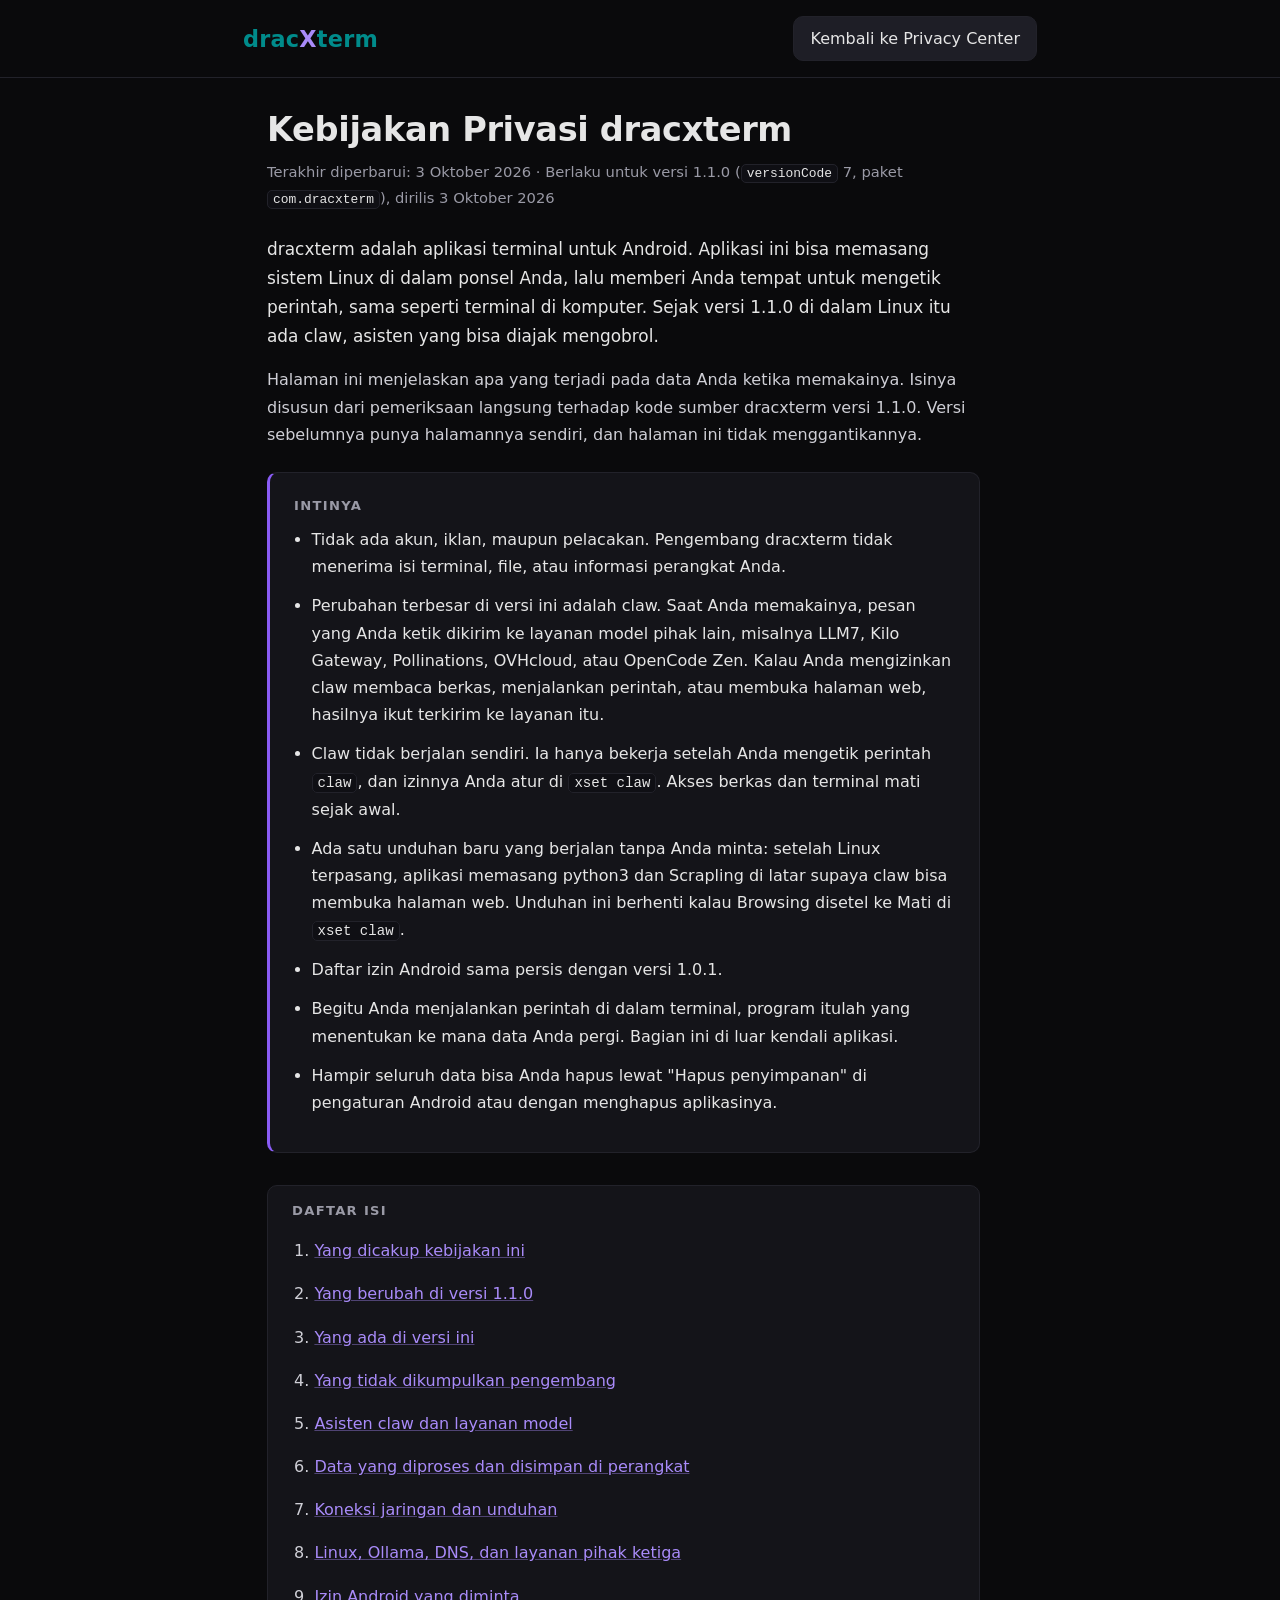
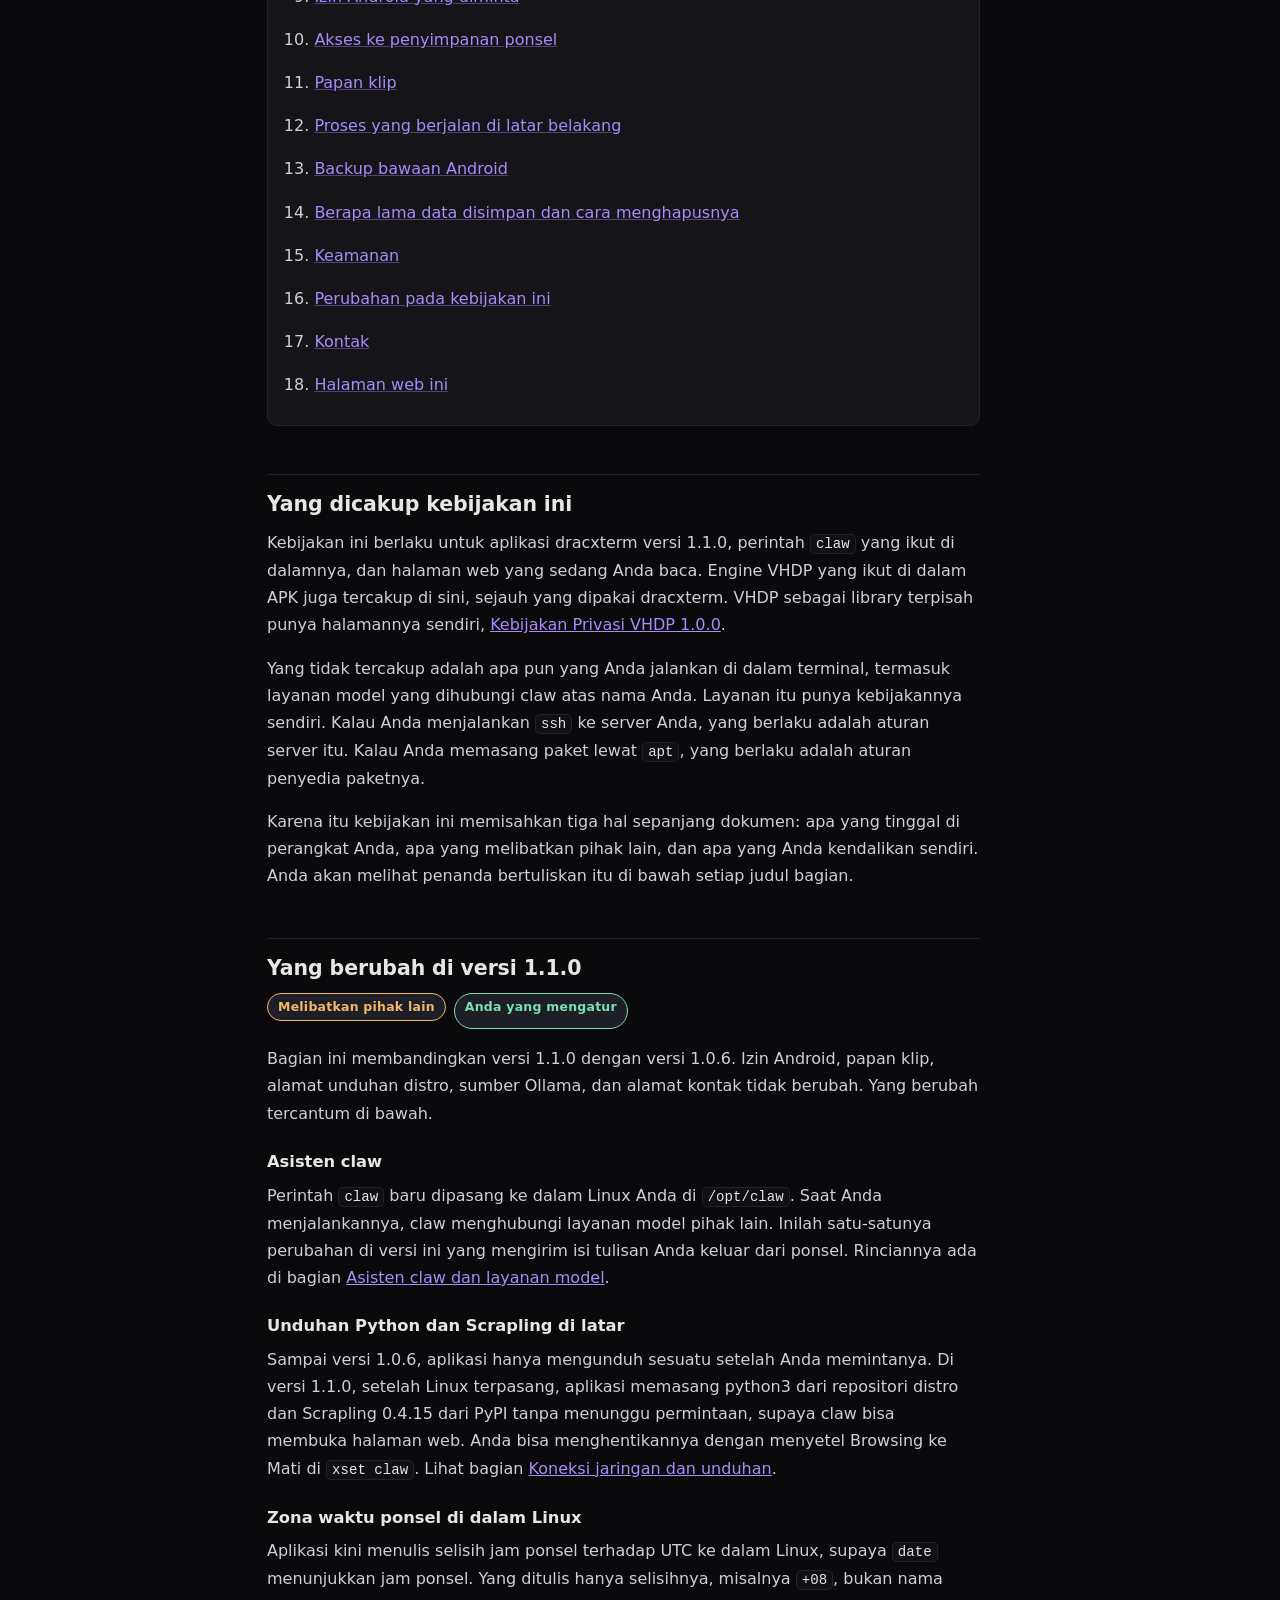
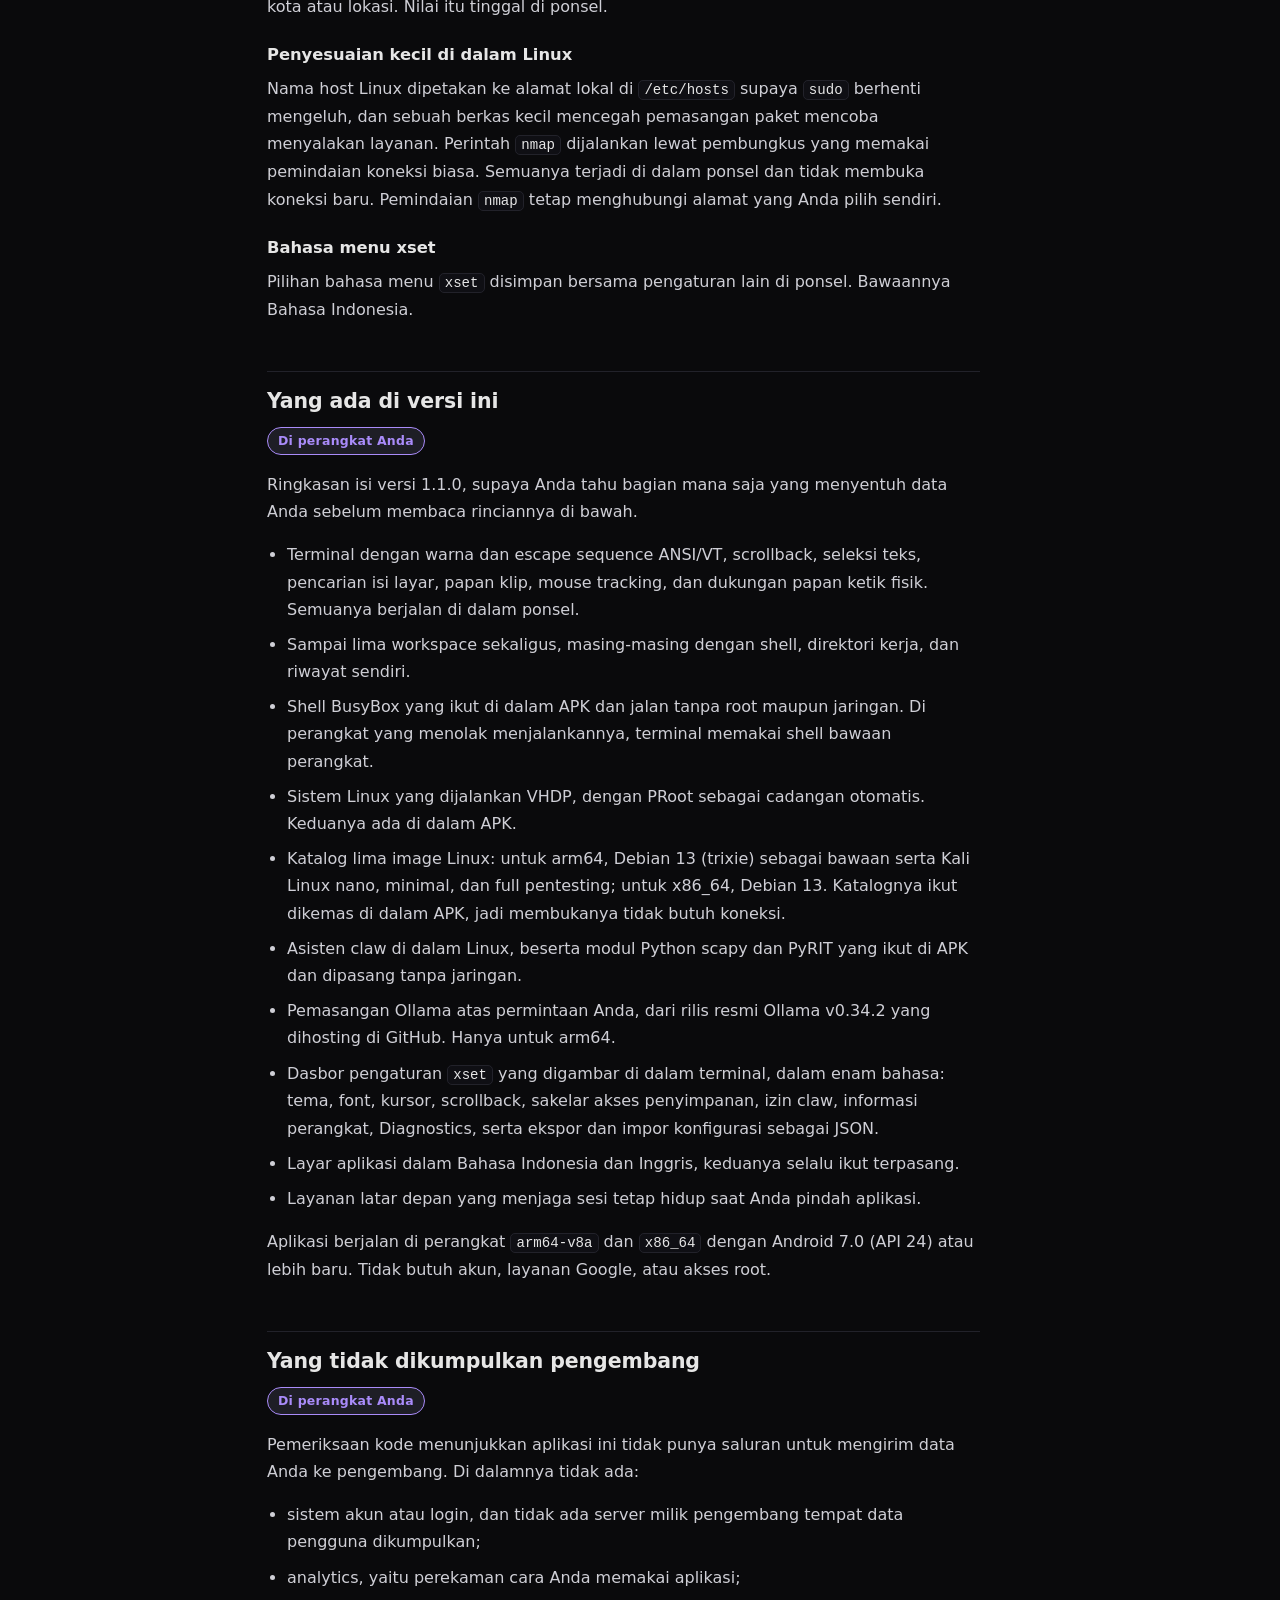
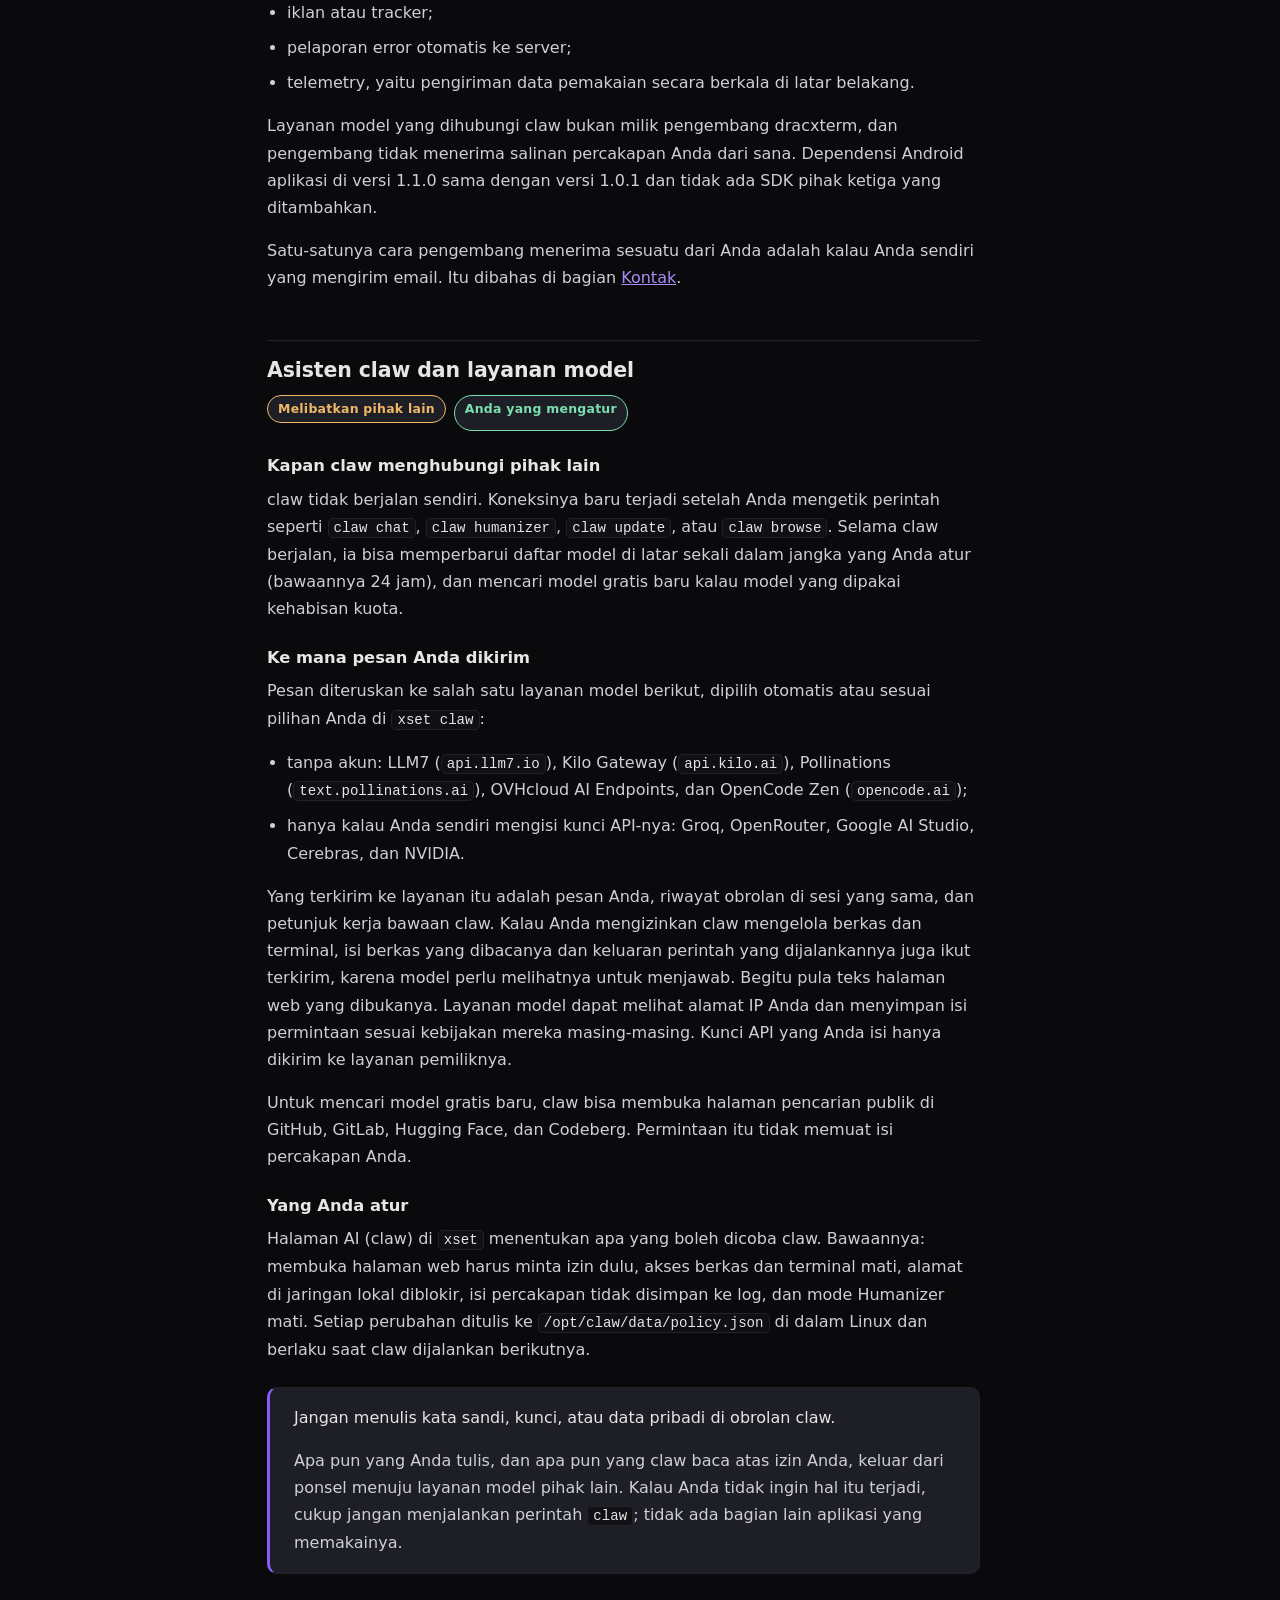
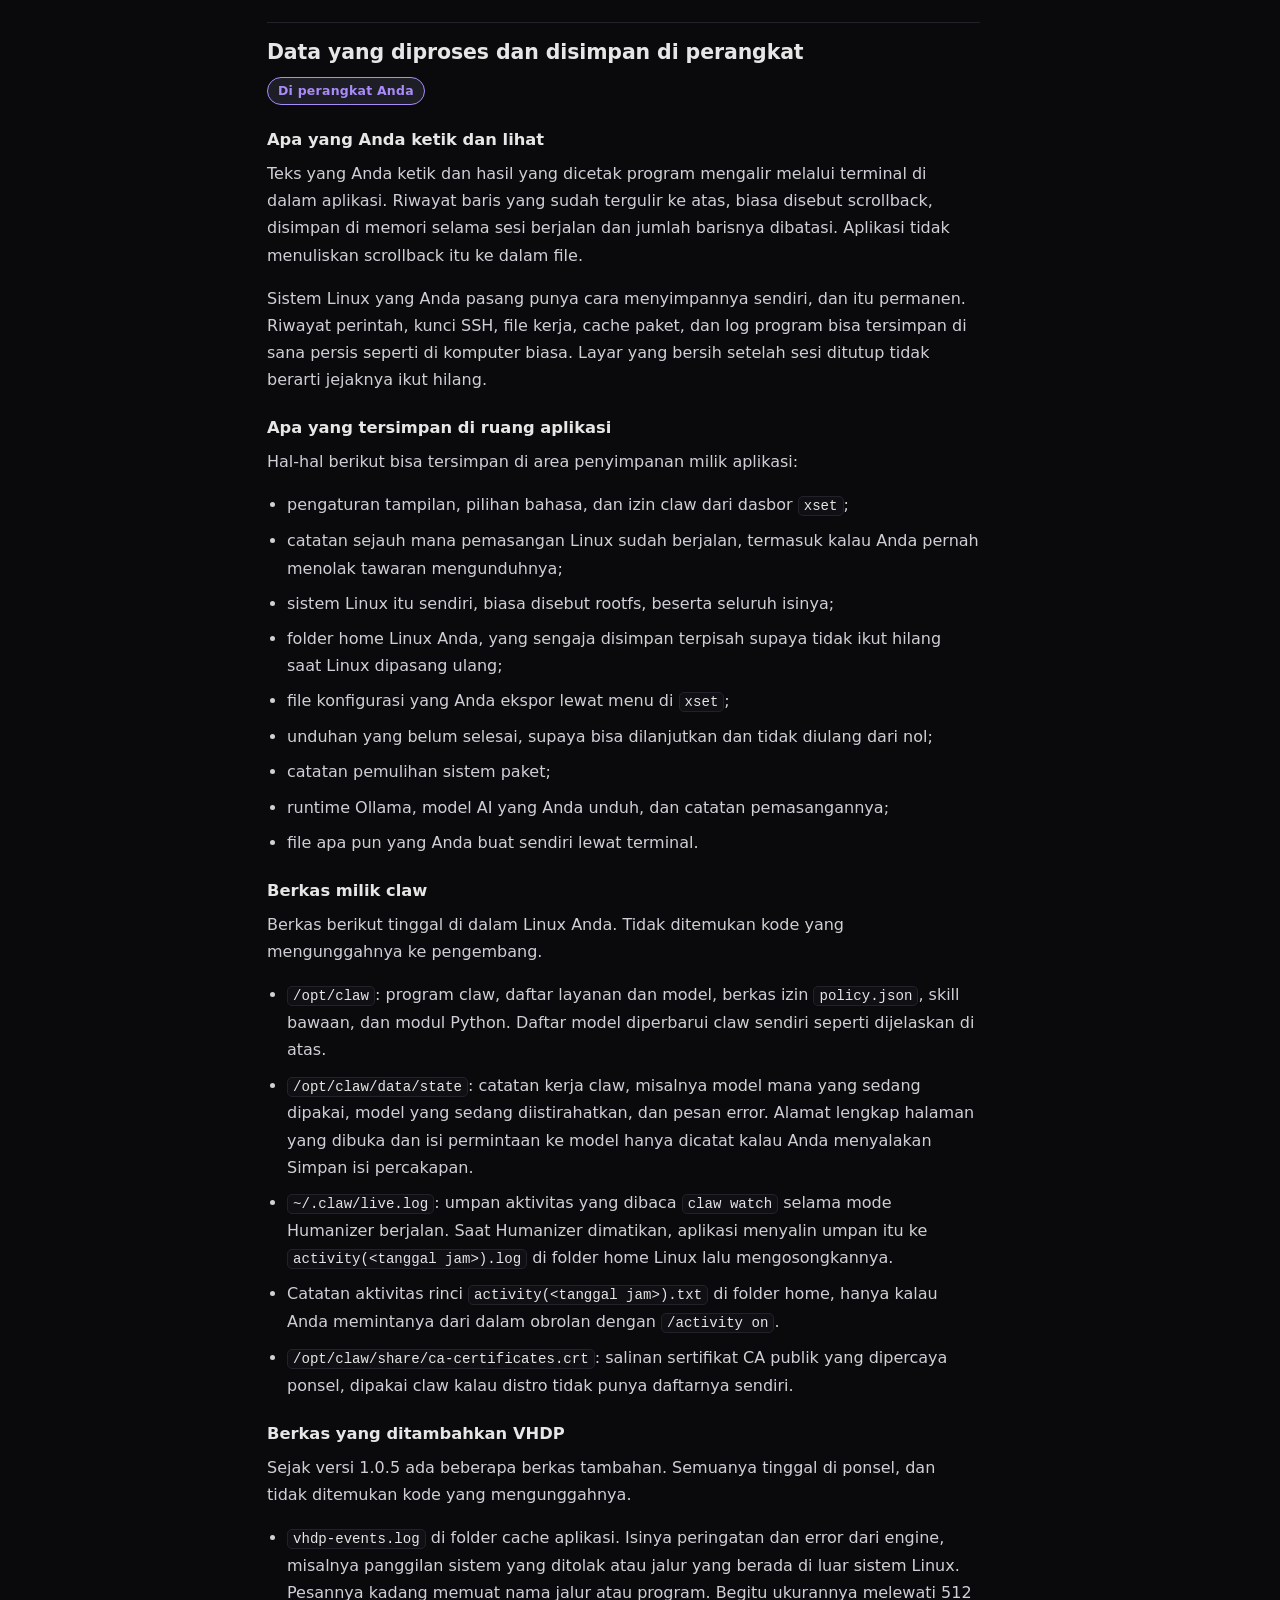
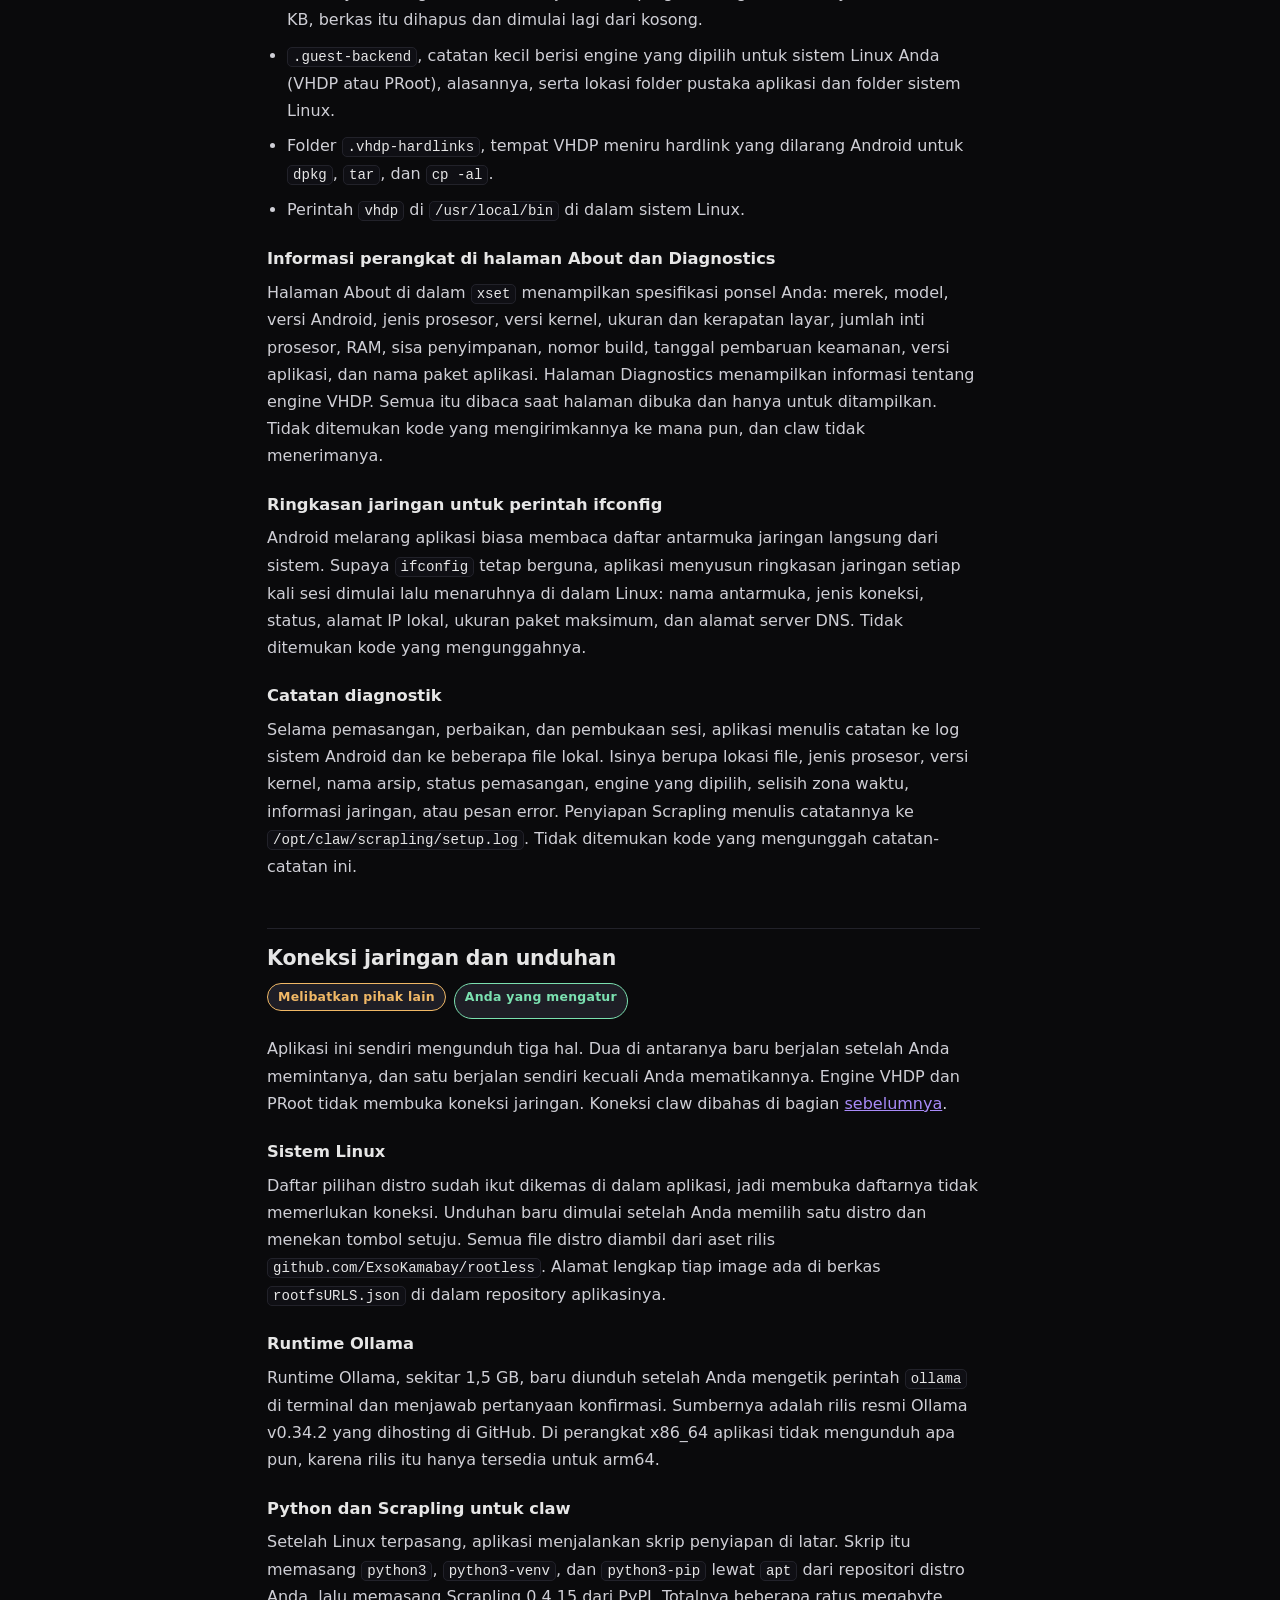
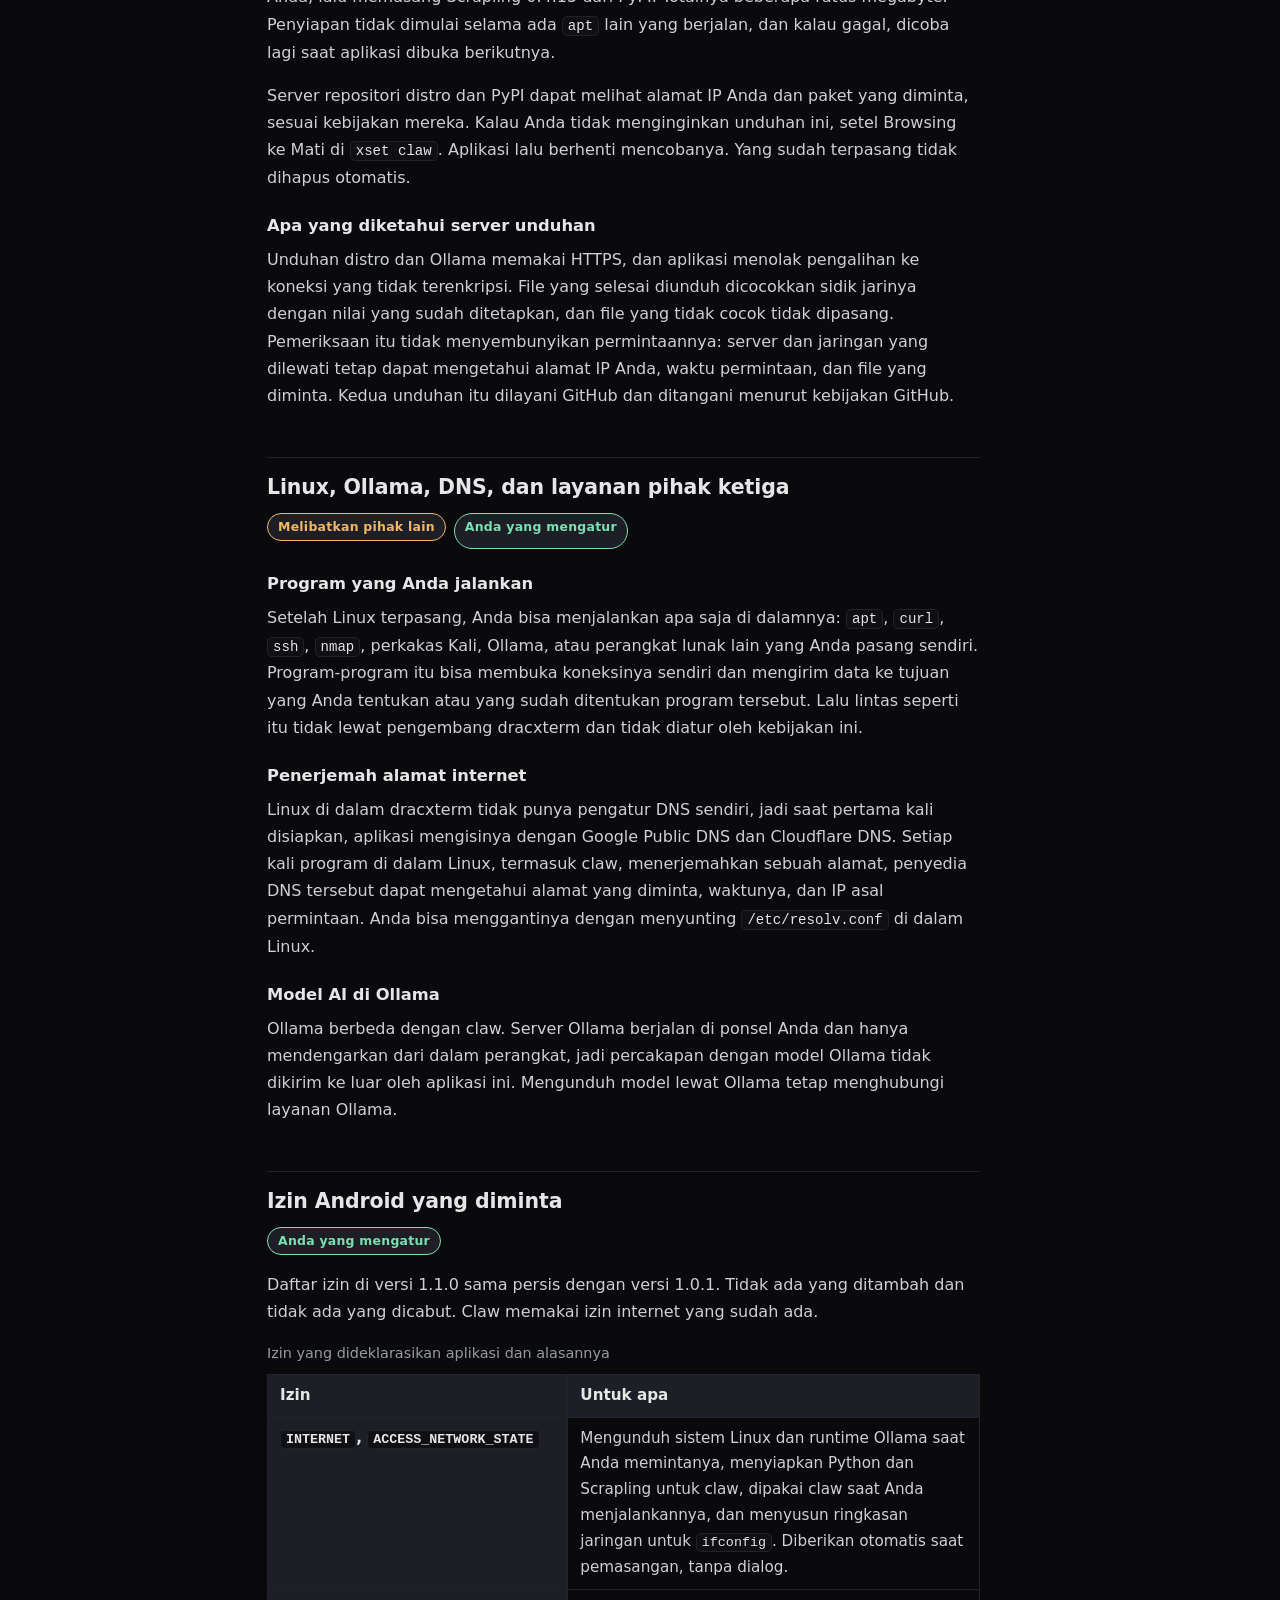
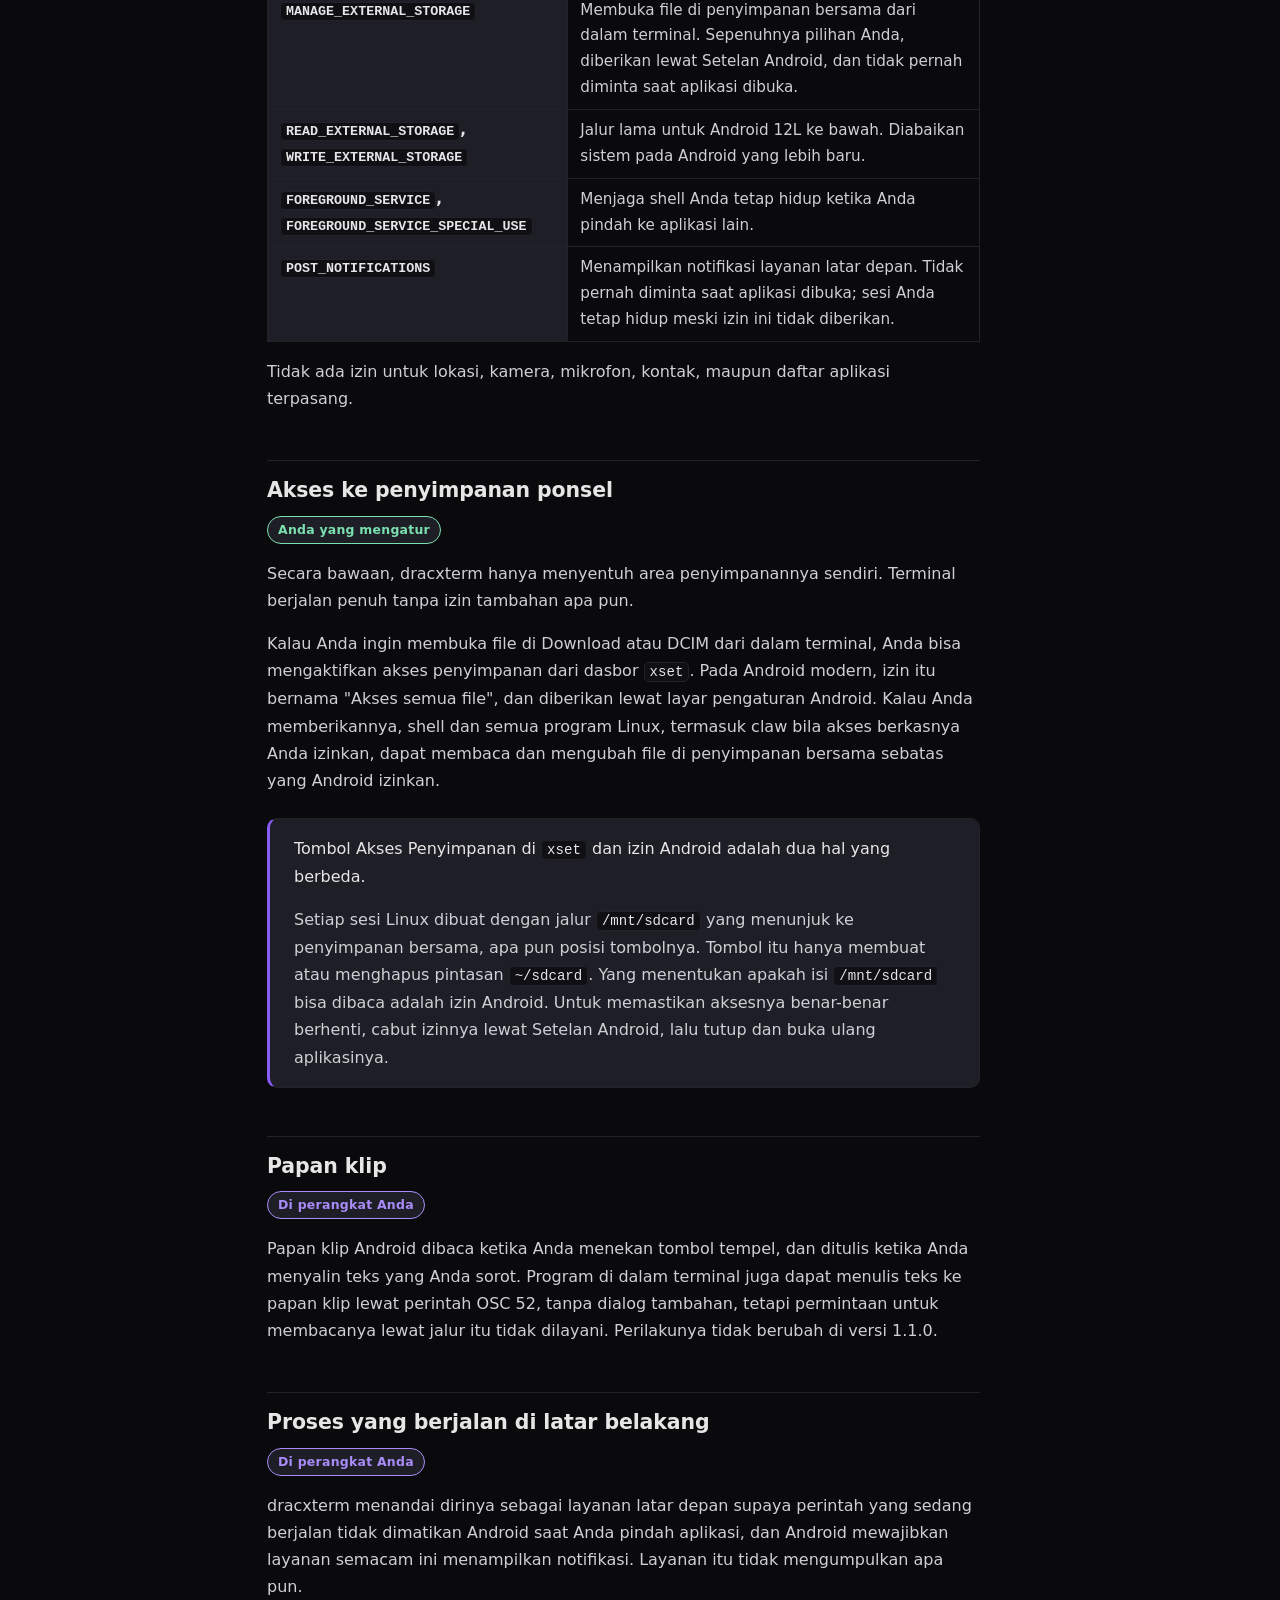
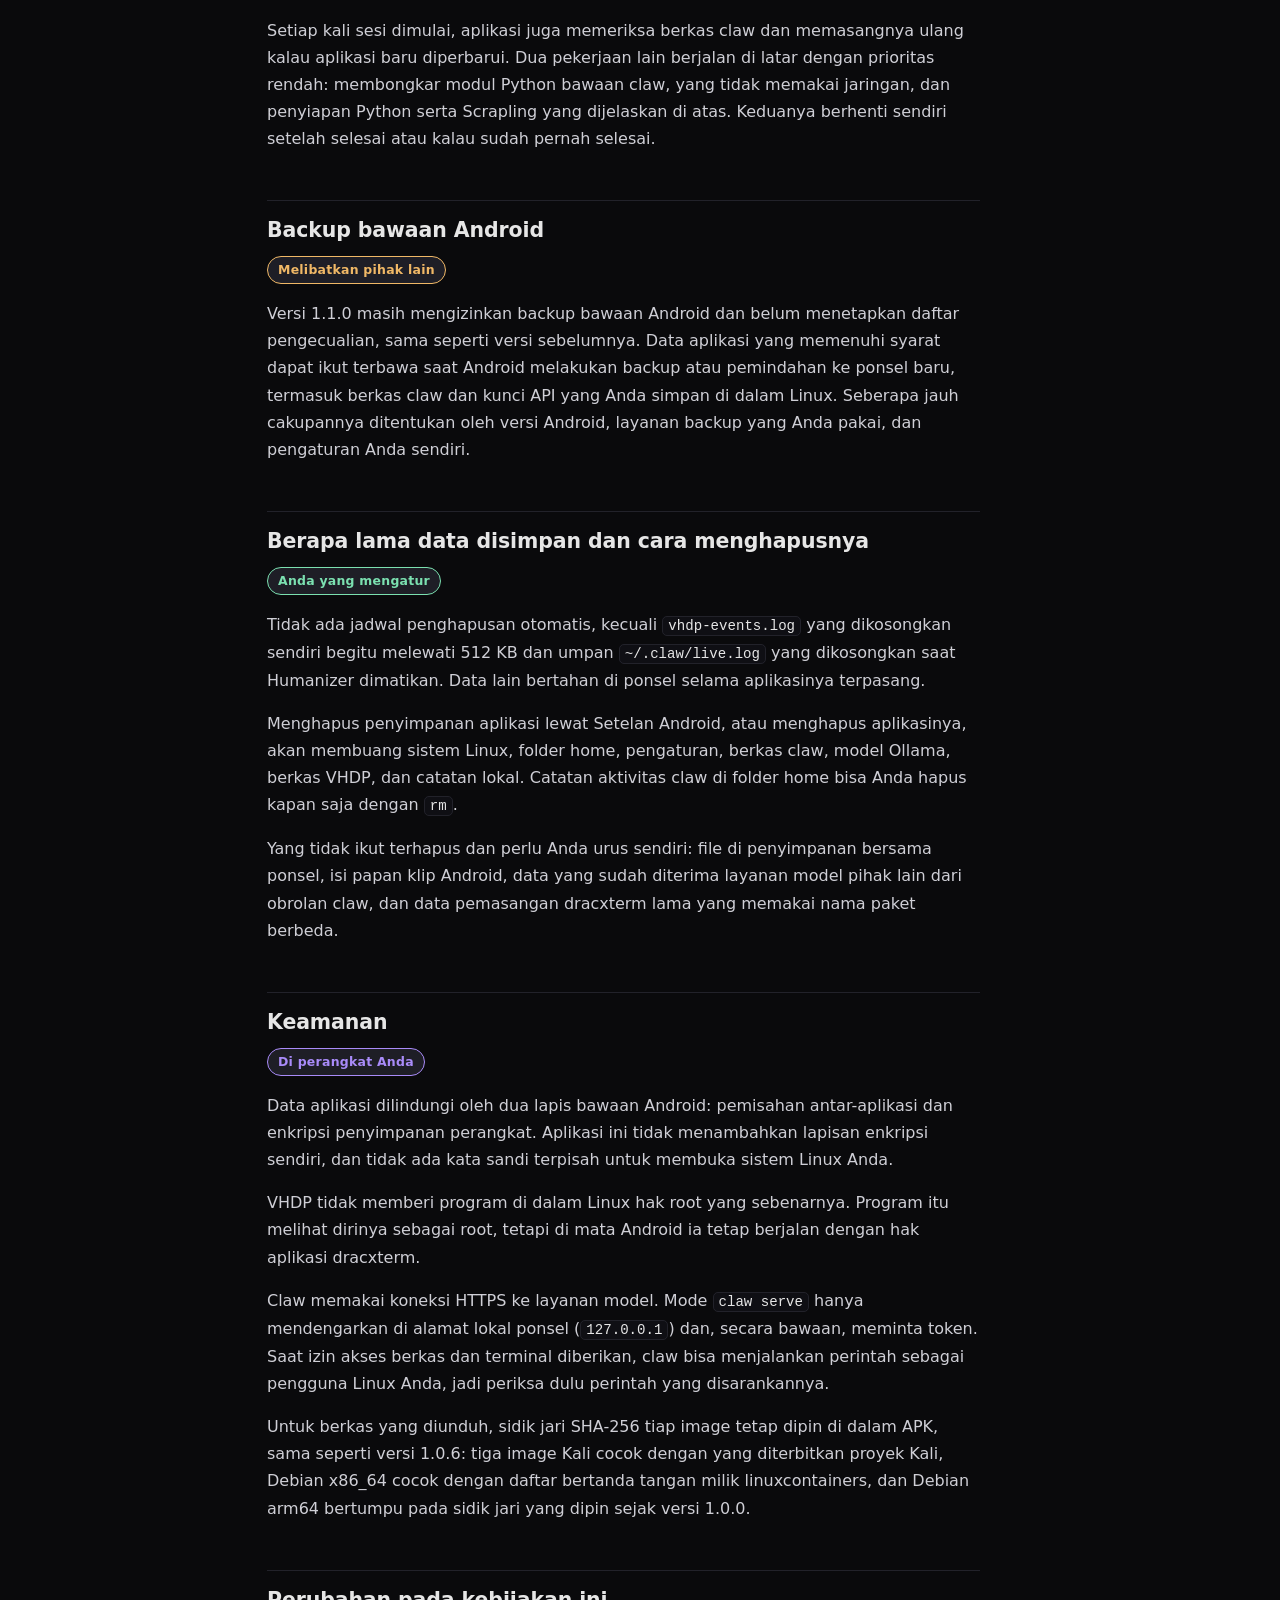
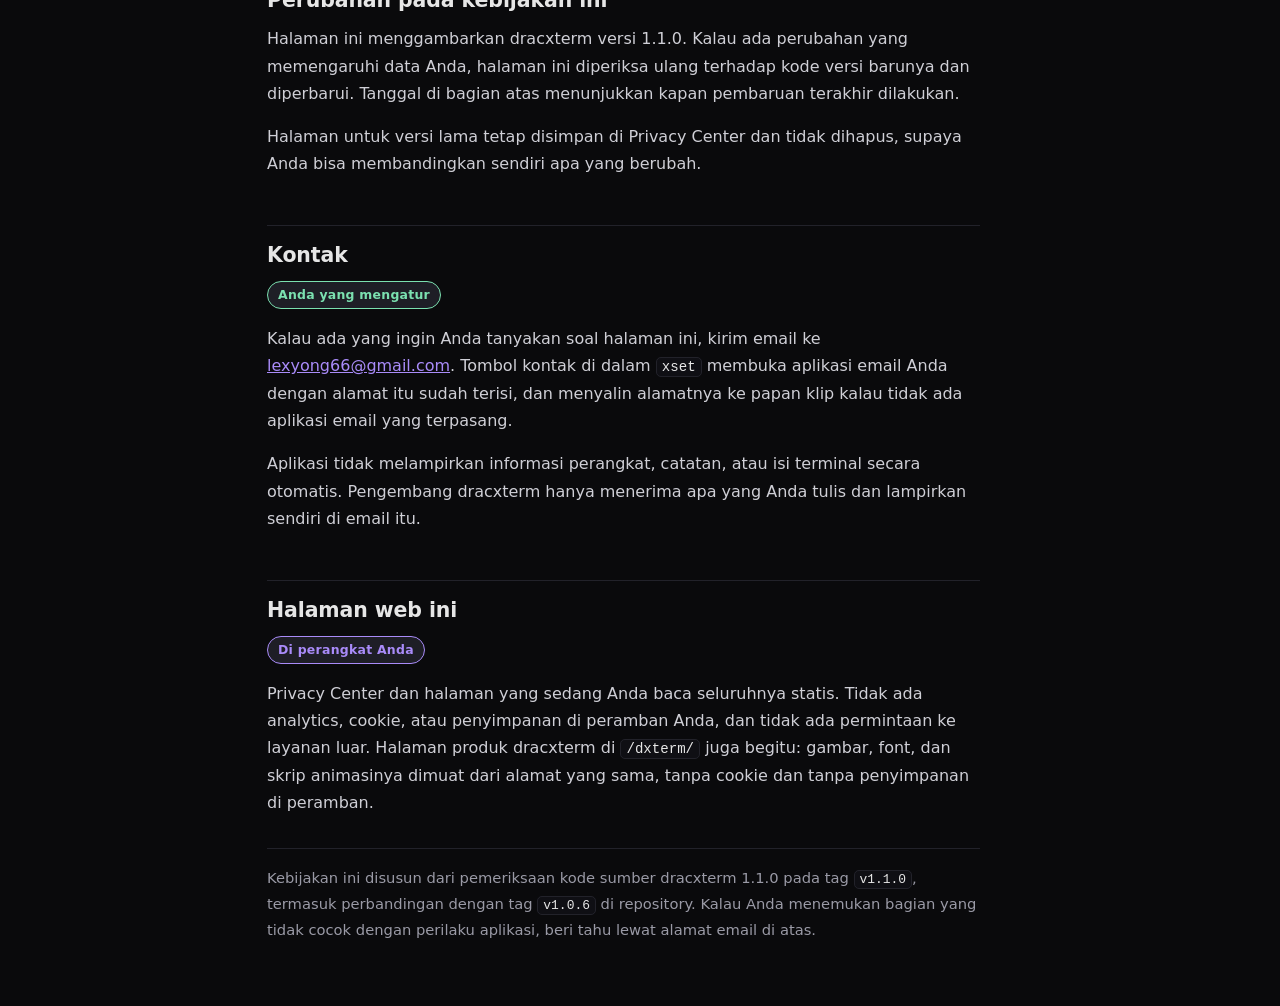
<file: Privacy-Policy/dracxterm/dracxterm-v1.1.0.html>
<!DOCTYPE html>
<html lang="id">
<head>
<meta charset="utf-8">
<meta name="viewport" content="width=device-width, initial-scale=1">
<meta name="description" content="Kebijakan Privasi dracxterm 1.1.0: apa yang berubah dari 1.0.6, apa yang dikirim asisten claw ke layanan model, apa yang tinggal di perangkat Anda, dan kapan pihak lain ikut terlibat.">
<meta name="color-scheme" content="dark">
<link rel="icon" href="data:image/svg+xml,%3Csvg xmlns='http://www.w3.org/2000/svg' viewBox='0 0 16 16'%3E%3Crect width='16' height='16' rx='3' fill='%230A0A0C'/%3E%3Cpath d='M3 5l2.5 3L3 11M7.5 11h5.5' stroke='%238A5CF6' stroke-width='1.6' fill='none' stroke-linecap='round' stroke-linejoin='round'/%3E%3C/svg%3E">
<title>Kebijakan Privasi dracxterm</title>
<style>
  :root {
    --bg: #0A0A0C;
    --surface: #141419;
    --elevated: #1E1E26;
    --text: #E6E6E6;
    --text-2: #CFCFD6;
    --muted: #9A9AA6;
    --accent: #8A5CF6;
    --accent-text: #A98BF9;
    --wordmark: #008B8B;
    --divider: #22222A;
    --amber: #F0B866;
    --mint: #7BE0B0;

    --space-1: 4px;
    --space-2: 8px;
    --space-3: 12px;
    --space-4: 16px;
    --space-5: 24px;
    --space-6: 32px;
    --space-7: 48px;

    --radius: 10px;
    --tap: 44px;
  }

  * { box-sizing: border-box; }

  html { -webkit-text-size-adjust: 100%; }

  body {
    margin: 0;
    background: var(--bg);
    color: var(--text-2);
    font-family: ui-sans-serif, system-ui, -apple-system, "Segoe UI", Roboto, "Helvetica Neue", Arial, sans-serif;
    font-size: 16px;
    line-height: 1.7;
    overflow-wrap: break-word;
  }

  a { color: var(--accent-text); }
  a:hover { color: #C3AEFB; }

  :focus-visible {
    outline: 2px solid var(--accent);
    outline-offset: 2px;
    border-radius: 4px;
  }

  .skip {
    position: absolute;
    left: var(--space-4);
    top: -100px;
    background: var(--elevated);
    color: var(--text);
    border: 1px solid var(--accent);
    border-radius: var(--radius);
    padding: var(--space-3) var(--space-4);
    text-decoration: none;
    z-index: 50;
    transition: top 120ms ease;
  }
  .skip:focus { top: var(--space-4); }

  header.site {
    border-bottom: 1px solid var(--divider);
    padding: var(--space-4) var(--space-5);
  }
  .head-inner {
    max-width: 78ch;
    margin: 0 auto;
    display: flex;
    flex-wrap: wrap;
    align-items: center;
    justify-content: space-between;
    gap: var(--space-3) var(--space-4);
  }
  .wordmark {
    margin: 0;
    font-size: 1.4rem;
    font-weight: 700;
    letter-spacing: 0.01em;
    color: var(--wordmark);
  }
  .wordmark .x { color: var(--accent-text); }

  .doc-nav { margin: 0; }
  .doc-nav a {
    display: inline-flex;
    align-items: center;
    min-height: var(--tap);
    padding: var(--space-2) var(--space-4);
    border: 1px solid var(--divider);
    border-radius: var(--radius);
    background: var(--elevated);
    color: var(--text);
    text-decoration: none;
    font-weight: 500;
  }
  .doc-nav a:hover { border-color: var(--accent); color: #FFFFFF; }

  main.wrap {
    max-width: 78ch;
    margin: 0 auto;
    padding: var(--space-6) var(--space-5) var(--space-7);
  }

  article { max-width: 70ch; }

  h1 {
    color: var(--text);
    font-size: clamp(1.6rem, 1.2rem + 1.7vw, 2.1rem);
    line-height: 1.22;
    letter-spacing: -0.01em;
    margin: 0 0 var(--space-2);
  }
  h2 {
    color: var(--text);
    font-size: 1.28rem;
    line-height: 1.3;
    letter-spacing: -0.005em;
    margin: var(--space-7) 0 var(--space-3);
    padding-top: var(--space-4);
    border-top: 1px solid var(--divider);
    scroll-margin-top: var(--space-4);
  }
  h3 {
    color: var(--text);
    font-size: 1.02rem;
    line-height: 1.4;
    margin: var(--space-5) 0 var(--space-2);
    scroll-margin-top: var(--space-4);
  }

  p { margin: 0 0 var(--space-4); }
  ul, ol { padding-left: 1.25em; margin: 0 0 var(--space-4); }
  li { margin-bottom: var(--space-2); }
  li:last-child { margin-bottom: 0; }

  .doc-meta {
    color: var(--muted);
    font-size: 0.92rem;
    margin-bottom: var(--space-5);
  }

  .lead { color: var(--text); font-size: 1.06rem; }

  /* Ringkasan pembuka */
  .summary {
    background: var(--surface);
    border: 1px solid var(--divider);
    border-left: 3px solid var(--accent);
    border-radius: var(--radius);
    padding: var(--space-5);
    margin: var(--space-5) 0 var(--space-6);
  }
  .summary h2 {
    margin: 0 0 var(--space-3);
    padding-top: 0;
    border-top: 0;
    font-size: 0.82rem;
    letter-spacing: 0.1em;
    text-transform: uppercase;
    color: var(--muted);
  }
  .summary ul { margin: 0; padding-left: 1.1em; }
  .summary li { color: var(--text); margin-bottom: var(--space-3); }

  /* Penanda jenis informasi. Arti dibawa oleh teksnya, bukan warnanya. */
  .tags {
    display: flex;
    flex-wrap: wrap;
    gap: var(--space-2);
    margin: 0 0 var(--space-4);
    padding: 0;
    list-style: none;
  }
  .tag {
    display: inline-block;
    min-width: 0;
    white-space: nowrap;
    padding: 3px 10px;
    border: 1px solid currentColor;
    border-radius: 999px;
    background: var(--elevated);
    font-size: 0.78rem;
    font-weight: 600;
    letter-spacing: 0.02em;
    line-height: 1.6;
  }
  .t-lokal { color: var(--accent-text); }
  .t-luar { color: var(--amber); }
  .t-kontrol { color: var(--mint); }

  .callout {
    background: var(--elevated);
    border: 1px solid var(--divider);
    border-left: 3px solid var(--accent);
    border-radius: var(--radius);
    padding: var(--space-4) var(--space-5);
    margin: var(--space-5) 0;
  }
  .callout > :last-child { margin-bottom: 0; }
  .callout p:first-child { color: var(--text); }

  .toc {
    background: var(--surface);
    border: 1px solid var(--divider);
    border-radius: var(--radius);
    padding: var(--space-4) var(--space-5);
    margin-bottom: var(--space-6);
  }
  .toc h2 {
    margin: 0 0 var(--space-3);
    padding-top: 0;
    border-top: 0;
    font-size: 0.82rem;
    letter-spacing: 0.1em;
    text-transform: uppercase;
    color: var(--muted);
  }
  .toc ol { margin: 0; padding-left: 1.4em; }
  .toc li { margin-bottom: var(--space-1); }
  .toc a {
    display: inline-block;
    max-width: 100%;
    overflow-wrap: anywhere;
    padding: 6px 0;
    text-decoration-color: rgba(169, 139, 249, 0.4);
  }

  .scroll-x { overflow-x: auto; margin: 0 0 var(--space-4); }
  table { width: 100%; border-collapse: collapse; font-size: 0.95rem; }
  caption { text-align: left; color: var(--muted); font-size: 0.9rem; padding-bottom: var(--space-2); }
  th, td {
    border: 1px solid var(--divider);
    padding: var(--space-2) var(--space-3);
    text-align: left;
    vertical-align: top;
  }
  th { color: var(--text); background: var(--elevated); font-weight: 600; }

  code {
    background: #0F0F14;
    border: 1px solid var(--divider);
    border-radius: 5px;
    padding: 1px 5px;
    font-family: ui-monospace, SFMono-Regular, Menlo, Consolas, "Liberation Mono", monospace;
    font-size: 0.88em;
    color: var(--text);
  }

  .sign-off {
    margin-top: var(--space-6);
    padding-top: var(--space-4);
    border-top: 1px solid var(--divider);
    color: var(--muted);
    font-size: 0.92rem;
  }

  @media (max-width: 520px) {
    main.wrap { padding: var(--space-5) var(--space-4) var(--space-6); }
    .summary, .toc, .callout { padding: var(--space-4); }
  }

  /* Penanda dijaga satu baris di lebar normal. Pada lebar ekstrem (zoom tinggi di
     layar kecil) membungkus lebih baik daripada memaksa seluruh halaman menggeser. */
  @media (max-width: 380px) {
    .tag { white-space: normal; overflow-wrap: anywhere; }
  }

  @media (prefers-reduced-motion: reduce) {
    * { animation: none !important; transition: none !important; scroll-behavior: auto !important; }
  }

  @media print {
    body { background: #FFFFFF; color: #1A1A1A; font-size: 10.5pt; line-height: 1.5; }
    header.site, .skip, .doc-nav { display: none; }
    main.wrap { max-width: none; padding: 0; }
    article { max-width: none; }
    h1, h2, h3 { color: #000000; page-break-after: avoid; }
    h1 { font-size: 20pt; }
    h2 { font-size: 13pt; border-top: 1px solid #BBBBBB; margin-top: 22pt; }
    h3 { font-size: 11pt; }
    a { color: #000000; text-decoration: underline; }
    .summary, .toc, .callout { background: #FFFFFF; border: 1px solid #BBBBBB; border-left-width: 3px; page-break-inside: avoid; }
    .summary li, .callout p:first-child, .lead { color: #000000; }
    .tag { border: 1px solid #666666; color: #333333; background: #FFFFFF; }
    .doc-meta, .sign-off, caption { color: #444444; }
    th { background: #EEEEEE; color: #000000; }
    th, td { border: 1px solid #999999; }
    table, .scroll-x { overflow: visible; page-break-inside: avoid; }
    code { background: #FFFFFF; border: 1px solid #BBBBBB; color: #000000; }
    p, li { orphans: 3; widows: 3; }
  }
</style>
</head>

<body>

<a class="skip" href="#doc">Lompat ke isi kebijakan</a>

<header class="site">
  <div class="head-inner">
    <p class="wordmark">drac<span class="x">X</span>term</p>
    <p class="doc-nav"><a href="../../index.html">Kembali ke Privacy Center</a></p>
  </div>
</header>

<main class="wrap" id="doc">
<article data-policy-content>

  <h1>Kebijakan Privasi dracxterm</h1>

  <p class="doc-meta">Terakhir diperbarui: 3 Oktober 2026 &middot; Berlaku untuk versi 1.1.0
  (<code>versionCode</code> 7, paket <code>com.dracxterm</code>), dirilis 3 Oktober 2026</p>

  <p class="lead">dracxterm adalah aplikasi terminal untuk Android. Aplikasi ini bisa memasang
  sistem Linux di dalam ponsel Anda, lalu memberi Anda tempat untuk mengetik perintah, sama seperti
  terminal di komputer. Sejak versi 1.1.0 di dalam Linux itu ada claw, asisten yang bisa diajak
  mengobrol.</p>

  <p>Halaman ini menjelaskan apa yang terjadi pada data Anda ketika memakainya. Isinya disusun dari
  pemeriksaan langsung terhadap kode sumber dracxterm versi 1.1.0. Versi sebelumnya punya halamannya
  sendiri, dan halaman ini tidak menggantikannya.</p>

  <section class="summary" aria-labelledby="intinya">
    <h2 id="intinya">Intinya</h2>
    <ul>
      <li>Tidak ada akun, iklan, maupun pelacakan. Pengembang dracxterm tidak menerima isi terminal,
      file, atau informasi perangkat Anda.</li>
      <li>Perubahan terbesar di versi ini adalah claw. Saat Anda memakainya, pesan yang Anda ketik
      dikirim ke layanan model pihak lain, misalnya LLM7, Kilo Gateway, Pollinations, OVHcloud, atau
      OpenCode Zen. Kalau Anda mengizinkan claw membaca berkas, menjalankan perintah, atau membuka
      halaman web, hasilnya ikut terkirim ke layanan itu.</li>
      <li>Claw tidak berjalan sendiri. Ia hanya bekerja setelah Anda mengetik perintah
      <code>claw</code>, dan izinnya Anda atur di <code>xset claw</code>. Akses berkas dan terminal
      mati sejak awal.</li>
      <li>Ada satu unduhan baru yang berjalan tanpa Anda minta: setelah Linux terpasang, aplikasi
      memasang python3 dan Scrapling di latar supaya claw bisa membuka halaman web. Unduhan ini
      berhenti kalau Browsing disetel ke Mati di <code>xset claw</code>.</li>
      <li>Daftar izin Android sama persis dengan versi 1.0.1.</li>
      <li>Begitu Anda menjalankan perintah di dalam terminal, program itulah yang menentukan ke mana
      data Anda pergi. Bagian ini di luar kendali aplikasi.</li>
      <li>Hampir seluruh data bisa Anda hapus lewat "Hapus penyimpanan" di pengaturan Android atau
      dengan menghapus aplikasinya.</li>
    </ul>
  </section>

  <nav class="toc" aria-labelledby="daftar-isi">
    <h2 id="daftar-isi">Daftar isi</h2>
    <ol>
      <li><a href="#ruang-lingkup">Yang dicakup kebijakan ini</a></li>
      <li><a href="#perubahan-110">Yang berubah di versi 1.1.0</a></li>
      <li><a href="#isi-versi">Yang ada di versi ini</a></li>
      <li><a href="#tidak-dikumpulkan">Yang tidak dikumpulkan pengembang</a></li>
      <li><a href="#claw">Asisten claw dan layanan model</a></li>
      <li><a href="#di-perangkat">Data yang diproses dan disimpan di perangkat</a></li>
      <li><a href="#jaringan">Koneksi jaringan dan unduhan</a></li>
      <li><a href="#pihak-ketiga">Linux, Ollama, DNS, dan layanan pihak ketiga</a></li>
      <li><a href="#izin">Izin Android yang diminta</a></li>
      <li><a href="#penyimpanan">Akses ke penyimpanan ponsel</a></li>
      <li><a href="#clipboard">Papan klip</a></li>
      <li><a href="#background">Proses yang berjalan di latar belakang</a></li>
      <li><a href="#backup">Backup bawaan Android</a></li>
      <li><a href="#hapus">Berapa lama data disimpan dan cara menghapusnya</a></li>
      <li><a href="#keamanan">Keamanan</a></li>
      <li><a href="#perubahan">Perubahan pada kebijakan ini</a></li>
      <li><a href="#kontak">Kontak</a></li>
      <li><a href="#situs">Halaman web ini</a></li>
    </ol>
  </nav>

  <h2 id="ruang-lingkup">Yang dicakup kebijakan ini</h2>

  <p>Kebijakan ini berlaku untuk aplikasi dracxterm versi 1.1.0, perintah <code>claw</code> yang
  ikut di dalamnya, dan halaman web yang sedang Anda baca. Engine VHDP yang ikut di dalam APK juga
  tercakup di sini, sejauh yang dipakai dracxterm. VHDP sebagai library terpisah punya halamannya
  sendiri, <a href="https://exsokamabay.github.io/Privacy-Policy/vhdp/vhdp-v1.0.0.html">Kebijakan
  Privasi VHDP 1.0.0</a>.</p>

  <p>Yang tidak tercakup adalah apa pun yang Anda jalankan di dalam terminal, termasuk layanan model
  yang dihubungi claw atas nama Anda. Layanan itu punya kebijakannya sendiri. Kalau Anda menjalankan
  <code>ssh</code> ke server Anda, yang berlaku adalah aturan server itu. Kalau Anda memasang paket
  lewat <code>apt</code>, yang berlaku adalah aturan penyedia paketnya.</p>

  <p>Karena itu kebijakan ini memisahkan tiga hal sepanjang dokumen: apa yang tinggal di perangkat
  Anda, apa yang melibatkan pihak lain, dan apa yang Anda kendalikan sendiri. Anda akan melihat
  penanda bertuliskan itu di bawah setiap judul bagian.</p>

  <h2 id="perubahan-110">Yang berubah di versi 1.1.0</h2>

  <ul class="tags">
    <li class="tag t-luar">Melibatkan pihak lain</li>
    <li class="tag t-kontrol">Anda yang mengatur</li>
  </ul>

  <p>Bagian ini membandingkan versi 1.1.0 dengan versi 1.0.6. Izin Android, papan klip, alamat
  unduhan distro, sumber Ollama, dan alamat kontak tidak berubah. Yang berubah tercantum di
  bawah.</p>

  <h3>Asisten claw</h3>

  <p>Perintah <code>claw</code> baru dipasang ke dalam Linux Anda di <code>/opt/claw</code>. Saat
  Anda menjalankannya, claw menghubungi layanan model pihak lain. Inilah satu-satunya perubahan di
  versi ini yang mengirim isi tulisan Anda keluar dari ponsel. Rinciannya ada di bagian
  <a href="#claw">Asisten claw dan layanan model</a>.</p>

  <h3>Unduhan Python dan Scrapling di latar</h3>

  <p>Sampai versi 1.0.6, aplikasi hanya mengunduh sesuatu setelah Anda memintanya. Di versi 1.1.0,
  setelah Linux terpasang, aplikasi memasang python3 dari repositori distro dan Scrapling 0.4.15
  dari PyPI tanpa menunggu permintaan, supaya claw bisa membuka halaman web. Anda bisa
  menghentikannya dengan menyetel Browsing ke Mati di <code>xset claw</code>. Lihat bagian
  <a href="#jaringan">Koneksi jaringan dan unduhan</a>.</p>

  <h3>Zona waktu ponsel di dalam Linux</h3>

  <p>Aplikasi kini menulis selisih jam ponsel terhadap UTC ke dalam Linux, supaya <code>date</code>
  menunjukkan jam ponsel. Yang ditulis hanya selisihnya, misalnya <code>+08</code>, bukan nama kota
  atau lokasi. Nilai itu tinggal di ponsel.</p>

  <h3>Penyesuaian kecil di dalam Linux</h3>

  <p>Nama host Linux dipetakan ke alamat lokal di <code>/etc/hosts</code> supaya <code>sudo</code>
  berhenti mengeluh, dan sebuah berkas kecil mencegah pemasangan paket mencoba menyalakan layanan.
  Perintah <code>nmap</code> dijalankan lewat pembungkus yang memakai pemindaian koneksi biasa.
  Semuanya terjadi di dalam ponsel dan tidak membuka koneksi baru. Pemindaian <code>nmap</code>
  tetap menghubungi alamat yang Anda pilih sendiri.</p>

  <h3>Bahasa menu xset</h3>

  <p>Pilihan bahasa menu <code>xset</code> disimpan bersama pengaturan lain di ponsel. Bawaannya
  Bahasa Indonesia.</p>

  <h2 id="isi-versi">Yang ada di versi ini</h2>

  <ul class="tags">
    <li class="tag t-lokal">Di perangkat Anda</li>
  </ul>

  <p>Ringkasan isi versi 1.1.0, supaya Anda tahu bagian mana saja yang menyentuh data Anda sebelum
  membaca rinciannya di bawah.</p>

  <ul>
    <li>Terminal dengan warna dan escape sequence ANSI/VT, scrollback, seleksi teks, pencarian isi
    layar, papan klip, mouse tracking, dan dukungan papan ketik fisik. Semuanya berjalan di dalam
    ponsel.</li>
    <li>Sampai lima workspace sekaligus, masing-masing dengan shell, direktori kerja, dan riwayat
    sendiri.</li>
    <li>Shell BusyBox yang ikut di dalam APK dan jalan tanpa root maupun jaringan. Di perangkat
    yang menolak menjalankannya, terminal memakai shell bawaan perangkat.</li>
    <li>Sistem Linux yang dijalankan VHDP, dengan PRoot sebagai cadangan otomatis. Keduanya ada di
    dalam APK.</li>
    <li>Katalog lima image Linux: untuk arm64, Debian 13 (trixie) sebagai bawaan serta Kali Linux
    nano, minimal, dan full pentesting; untuk x86_64, Debian 13. Katalognya ikut dikemas di dalam
    APK, jadi membukanya tidak butuh koneksi.</li>
    <li>Asisten claw di dalam Linux, beserta modul Python scapy dan PyRIT yang ikut di APK dan
    dipasang tanpa jaringan.</li>
    <li>Pemasangan Ollama atas permintaan Anda, dari rilis resmi Ollama v0.34.2 yang dihosting
    di GitHub. Hanya untuk arm64.</li>
    <li>Dasbor pengaturan <code>xset</code> yang digambar di dalam terminal, dalam enam bahasa:
    tema, font, kursor, scrollback, sakelar akses penyimpanan, izin claw, informasi perangkat,
    Diagnostics, serta ekspor dan impor konfigurasi sebagai JSON.</li>
    <li>Layar aplikasi dalam Bahasa Indonesia dan Inggris, keduanya selalu ikut terpasang.</li>
    <li>Layanan latar depan yang menjaga sesi tetap hidup saat Anda pindah aplikasi.</li>
  </ul>

  <p>Aplikasi berjalan di perangkat <code>arm64-v8a</code> dan <code>x86_64</code> dengan Android
  7.0 (API 24) atau lebih baru. Tidak butuh akun, layanan Google, atau akses root.</p>

  <h2 id="tidak-dikumpulkan">Yang tidak dikumpulkan pengembang</h2>

  <ul class="tags">
    <li class="tag t-lokal">Di perangkat Anda</li>
  </ul>

  <p>Pemeriksaan kode menunjukkan aplikasi ini tidak punya saluran untuk mengirim data Anda ke
  pengembang. Di dalamnya tidak ada:</p>

  <ul>
    <li>sistem akun atau login, dan tidak ada server milik pengembang tempat data pengguna
    dikumpulkan;</li>
    <li>analytics, yaitu perekaman cara Anda memakai aplikasi;</li>
    <li>iklan atau tracker;</li>
    <li>pelaporan error otomatis ke server;</li>
    <li>telemetry, yaitu pengiriman data pemakaian secara berkala di latar belakang.</li>
  </ul>

  <p>Layanan model yang dihubungi claw bukan milik pengembang dracxterm, dan pengembang tidak
  menerima salinan percakapan Anda dari sana. Dependensi Android aplikasi di versi 1.1.0 sama dengan
  versi 1.0.1 dan tidak ada SDK pihak ketiga yang ditambahkan.</p>

  <p>Satu-satunya cara pengembang menerima sesuatu dari Anda adalah kalau Anda sendiri yang
  mengirim email. Itu dibahas di bagian <a href="#kontak">Kontak</a>.</p>

  <h2 id="claw">Asisten claw dan layanan model</h2>

  <ul class="tags">
    <li class="tag t-luar">Melibatkan pihak lain</li>
    <li class="tag t-kontrol">Anda yang mengatur</li>
  </ul>

  <h3>Kapan claw menghubungi pihak lain</h3>

  <p>claw tidak berjalan sendiri. Koneksinya baru terjadi setelah Anda mengetik perintah seperti
  <code>claw chat</code>, <code>claw humanizer</code>, <code>claw update</code>, atau
  <code>claw browse</code>. Selama claw berjalan, ia bisa memperbarui daftar model di latar sekali
  dalam jangka yang Anda atur (bawaannya 24 jam), dan mencari model gratis baru kalau model yang
  dipakai kehabisan kuota.</p>

  <h3>Ke mana pesan Anda dikirim</h3>

  <p>Pesan diteruskan ke salah satu layanan model berikut, dipilih otomatis atau sesuai pilihan
  Anda di <code>xset claw</code>:</p>

  <ul>
    <li>tanpa akun: LLM7 (<code>api.llm7.io</code>), Kilo Gateway (<code>api.kilo.ai</code>),
    Pollinations (<code>text.pollinations.ai</code>), OVHcloud AI Endpoints, dan OpenCode Zen
    (<code>opencode.ai</code>);</li>
    <li>hanya kalau Anda sendiri mengisi kunci API-nya: Groq, OpenRouter, Google AI Studio,
    Cerebras, dan NVIDIA.</li>
  </ul>

  <p>Yang terkirim ke layanan itu adalah pesan Anda, riwayat obrolan di sesi yang sama, dan
  petunjuk kerja bawaan claw. Kalau Anda mengizinkan claw mengelola berkas dan terminal, isi berkas
  yang dibacanya dan keluaran perintah yang dijalankannya juga ikut terkirim, karena model perlu
  melihatnya untuk menjawab. Begitu pula teks halaman web yang dibukanya. Layanan model dapat
  melihat alamat IP Anda dan menyimpan isi permintaan sesuai kebijakan mereka masing-masing.
  Kunci API yang Anda isi hanya dikirim ke layanan pemiliknya.</p>

  <p>Untuk mencari model gratis baru, claw bisa membuka halaman pencarian publik di GitHub, GitLab,
  Hugging Face, dan Codeberg. Permintaan itu tidak memuat isi percakapan Anda.</p>

  <h3>Yang Anda atur</h3>

  <p>Halaman AI (claw) di <code>xset</code> menentukan apa yang boleh dicoba claw. Bawaannya:
  membuka halaman web harus minta izin dulu, akses berkas dan terminal mati, alamat di jaringan
  lokal diblokir, isi percakapan tidak disimpan ke log, dan mode Humanizer mati. Setiap perubahan
  ditulis ke <code>/opt/claw/data/policy.json</code> di dalam Linux dan berlaku saat claw dijalankan
  berikutnya.</p>

  <div class="callout">
    <p>Jangan menulis kata sandi, kunci, atau data pribadi di obrolan claw.</p>
    <p>Apa pun yang Anda tulis, dan apa pun yang claw baca atas izin Anda, keluar dari ponsel menuju
    layanan model pihak lain. Kalau Anda tidak ingin hal itu terjadi, cukup jangan menjalankan
    perintah <code>claw</code>; tidak ada bagian lain aplikasi yang memakainya.</p>
  </div>

  <h2 id="di-perangkat">Data yang diproses dan disimpan di perangkat</h2>

  <ul class="tags">
    <li class="tag t-lokal">Di perangkat Anda</li>
  </ul>

  <h3>Apa yang Anda ketik dan lihat</h3>

  <p>Teks yang Anda ketik dan hasil yang dicetak program mengalir melalui terminal di dalam
  aplikasi. Riwayat baris yang sudah tergulir ke atas, biasa disebut scrollback, disimpan di memori
  selama sesi berjalan dan jumlah barisnya dibatasi. Aplikasi tidak menuliskan scrollback itu ke
  dalam file.</p>

  <p>Sistem Linux yang Anda pasang punya cara menyimpannya sendiri, dan itu permanen. Riwayat
  perintah, kunci SSH, file kerja, cache paket, dan log program bisa tersimpan di sana persis seperti
  di komputer biasa. Layar yang bersih setelah sesi ditutup tidak berarti jejaknya ikut hilang.</p>

  <h3>Apa yang tersimpan di ruang aplikasi</h3>

  <p>Hal-hal berikut bisa tersimpan di area penyimpanan milik aplikasi:</p>

  <ul>
    <li>pengaturan tampilan, pilihan bahasa, dan izin claw dari dasbor <code>xset</code>;</li>
    <li>catatan sejauh mana pemasangan Linux sudah berjalan, termasuk kalau Anda pernah menolak
    tawaran mengunduhnya;</li>
    <li>sistem Linux itu sendiri, biasa disebut rootfs, beserta seluruh isinya;</li>
    <li>folder home Linux Anda, yang sengaja disimpan terpisah supaya tidak ikut hilang saat Linux
    dipasang ulang;</li>
    <li>file konfigurasi yang Anda ekspor lewat menu di <code>xset</code>;</li>
    <li>unduhan yang belum selesai, supaya bisa dilanjutkan dan tidak diulang dari nol;</li>
    <li>catatan pemulihan sistem paket;</li>
    <li>runtime Ollama, model AI yang Anda unduh, dan catatan pemasangannya;</li>
    <li>file apa pun yang Anda buat sendiri lewat terminal.</li>
  </ul>

  <h3>Berkas milik claw</h3>

  <p>Berkas berikut tinggal di dalam Linux Anda. Tidak ditemukan kode yang mengunggahnya ke
  pengembang.</p>

  <ul>
    <li><code>/opt/claw</code>: program claw, daftar layanan dan model, berkas izin
    <code>policy.json</code>, skill bawaan, dan modul Python. Daftar model diperbarui claw sendiri
    seperti dijelaskan di atas.</li>
    <li><code>/opt/claw/data/state</code>: catatan kerja claw, misalnya model mana yang sedang
    dipakai, model yang sedang diistirahatkan, dan pesan error. Alamat lengkap halaman yang dibuka
    dan isi permintaan ke model hanya dicatat kalau Anda menyalakan Simpan isi percakapan.</li>
    <li><code>~/.claw/live.log</code>: umpan aktivitas yang dibaca <code>claw watch</code> selama
    mode Humanizer berjalan. Saat Humanizer dimatikan, aplikasi menyalin umpan itu ke
    <code>activity(&lt;tanggal jam&gt;).log</code> di folder home Linux lalu mengosongkannya.</li>
    <li>Catatan aktivitas rinci <code>activity(&lt;tanggal jam&gt;).txt</code> di folder home, hanya
    kalau Anda memintanya dari dalam obrolan dengan <code>/activity on</code>.</li>
    <li><code>/opt/claw/share/ca-certificates.crt</code>: salinan sertifikat CA publik yang
    dipercaya ponsel, dipakai claw kalau distro tidak punya daftarnya sendiri.</li>
  </ul>

  <h3>Berkas yang ditambahkan VHDP</h3>

  <p>Sejak versi 1.0.5 ada beberapa berkas tambahan. Semuanya tinggal di ponsel, dan tidak
  ditemukan kode yang mengunggahnya.</p>

  <ul>
    <li><code>vhdp-events.log</code> di folder cache aplikasi. Isinya peringatan dan error dari
    engine, misalnya panggilan sistem yang ditolak atau jalur yang berada di luar sistem Linux.
    Pesannya kadang memuat nama jalur atau program. Begitu ukurannya melewati 512 KB, berkas itu
    dihapus dan dimulai lagi dari kosong.</li>
    <li><code>.guest-backend</code>, catatan kecil berisi engine yang dipilih untuk sistem Linux
    Anda (VHDP atau PRoot), alasannya, serta lokasi folder pustaka aplikasi dan folder sistem
    Linux.</li>
    <li>Folder <code>.vhdp-hardlinks</code>, tempat VHDP meniru hardlink yang dilarang Android
    untuk <code>dpkg</code>, <code>tar</code>, dan <code>cp -al</code>.</li>
    <li>Perintah <code>vhdp</code> di <code>/usr/local/bin</code> di dalam sistem Linux.</li>
  </ul>

  <h3>Informasi perangkat di halaman About dan Diagnostics</h3>

  <p>Halaman About di dalam <code>xset</code> menampilkan spesifikasi ponsel Anda: merek, model,
  versi Android, jenis prosesor, versi kernel, ukuran dan kerapatan layar, jumlah inti prosesor,
  RAM, sisa penyimpanan, nomor build, tanggal pembaruan keamanan, versi aplikasi, dan nama paket
  aplikasi. Halaman Diagnostics menampilkan informasi tentang engine VHDP. Semua itu dibaca saat
  halaman dibuka dan hanya untuk ditampilkan. Tidak ditemukan kode yang mengirimkannya ke mana pun,
  dan claw tidak menerimanya.</p>

  <h3>Ringkasan jaringan untuk perintah ifconfig</h3>

  <p>Android melarang aplikasi biasa membaca daftar antarmuka jaringan langsung dari sistem. Supaya
  <code>ifconfig</code> tetap berguna, aplikasi menyusun ringkasan jaringan setiap kali sesi dimulai
  lalu menaruhnya di dalam Linux: nama antarmuka, jenis koneksi, status, alamat IP lokal, ukuran
  paket maksimum, dan alamat server DNS. Tidak ditemukan kode yang mengunggahnya.</p>

  <h3>Catatan diagnostik</h3>

  <p>Selama pemasangan, perbaikan, dan pembukaan sesi, aplikasi menulis catatan ke log sistem
  Android dan ke beberapa file lokal. Isinya berupa lokasi file, jenis prosesor, versi kernel, nama
  arsip, status pemasangan, engine yang dipilih, selisih zona waktu, informasi jaringan, atau pesan
  error. Penyiapan Scrapling menulis catatannya ke <code>/opt/claw/scrapling/setup.log</code>.
  Tidak ditemukan kode yang mengunggah catatan-catatan ini.</p>

  <h2 id="jaringan">Koneksi jaringan dan unduhan</h2>

  <ul class="tags">
    <li class="tag t-luar">Melibatkan pihak lain</li>
    <li class="tag t-kontrol">Anda yang mengatur</li>
  </ul>

  <p>Aplikasi ini sendiri mengunduh tiga hal. Dua di antaranya baru berjalan setelah Anda
  memintanya, dan satu berjalan sendiri kecuali Anda mematikannya. Engine VHDP dan PRoot tidak
  membuka koneksi jaringan. Koneksi claw dibahas di bagian <a href="#claw">sebelumnya</a>.</p>

  <h3>Sistem Linux</h3>

  <p>Daftar pilihan distro sudah ikut dikemas di dalam aplikasi, jadi membuka daftarnya tidak
  memerlukan koneksi. Unduhan baru dimulai setelah Anda memilih satu distro dan menekan tombol
  setuju. Semua file distro diambil dari aset rilis <code>github.com/ExsoKamabay/rootless</code>.
  Alamat lengkap tiap image ada di berkas <code>rootfsURLS.json</code> di dalam repository
  aplikasinya.</p>

  <h3>Runtime Ollama</h3>

  <p>Runtime Ollama, sekitar 1,5 GB, baru diunduh setelah Anda mengetik perintah
  <code>ollama</code> di terminal dan menjawab pertanyaan konfirmasi. Sumbernya adalah rilis resmi
  Ollama v0.34.2 yang dihosting di GitHub. Di perangkat x86_64 aplikasi tidak mengunduh apa pun,
  karena rilis itu hanya tersedia untuk arm64.</p>

  <h3>Python dan Scrapling untuk claw</h3>

  <p>Setelah Linux terpasang, aplikasi menjalankan skrip penyiapan di latar. Skrip itu memasang
  <code>python3</code>, <code>python3-venv</code>, dan <code>python3-pip</code> lewat
  <code>apt</code> dari repositori distro Anda, lalu memasang Scrapling 0.4.15 dari PyPI. Totalnya
  beberapa ratus megabyte. Penyiapan tidak dimulai selama ada <code>apt</code> lain yang berjalan,
  dan kalau gagal, dicoba lagi saat aplikasi dibuka berikutnya.</p>

  <p>Server repositori distro dan PyPI dapat melihat alamat IP Anda dan paket yang diminta, sesuai
  kebijakan mereka. Kalau Anda tidak menginginkan unduhan ini, setel Browsing ke Mati di
  <code>xset claw</code>. Aplikasi lalu berhenti mencobanya. Yang sudah terpasang tidak dihapus
  otomatis.</p>

  <h3>Apa yang diketahui server unduhan</h3>

  <p>Unduhan distro dan Ollama memakai HTTPS, dan aplikasi menolak pengalihan ke koneksi yang tidak
  terenkripsi. File yang selesai diunduh dicocokkan sidik jarinya dengan nilai yang sudah
  ditetapkan, dan file yang tidak cocok tidak dipasang. Pemeriksaan itu tidak menyembunyikan
  permintaannya: server dan jaringan yang dilewati tetap dapat mengetahui alamat IP Anda, waktu
  permintaan, dan file yang diminta. Kedua unduhan itu dilayani GitHub dan ditangani menurut
  kebijakan GitHub.</p>

  <h2 id="pihak-ketiga">Linux, Ollama, DNS, dan layanan pihak ketiga</h2>

  <ul class="tags">
    <li class="tag t-luar">Melibatkan pihak lain</li>
    <li class="tag t-kontrol">Anda yang mengatur</li>
  </ul>

  <h3>Program yang Anda jalankan</h3>

  <p>Setelah Linux terpasang, Anda bisa menjalankan apa saja di dalamnya: <code>apt</code>,
  <code>curl</code>, <code>ssh</code>, <code>nmap</code>, perkakas Kali, Ollama, atau perangkat
  lunak lain yang Anda pasang sendiri. Program-program itu bisa membuka koneksinya sendiri dan
  mengirim data ke tujuan yang Anda tentukan atau yang sudah ditentukan program tersebut. Lalu
  lintas seperti itu tidak lewat pengembang dracxterm dan tidak diatur oleh kebijakan ini.</p>

  <h3>Penerjemah alamat internet</h3>

  <p>Linux di dalam dracxterm tidak punya pengatur DNS sendiri, jadi saat pertama kali disiapkan,
  aplikasi mengisinya dengan Google Public DNS dan Cloudflare DNS. Setiap kali program di dalam
  Linux, termasuk claw, menerjemahkan sebuah alamat, penyedia DNS tersebut dapat mengetahui alamat
  yang diminta, waktunya, dan IP asal permintaan. Anda bisa menggantinya dengan menyunting
  <code>/etc/resolv.conf</code> di dalam Linux.</p>

  <h3>Model AI di Ollama</h3>

  <p>Ollama berbeda dengan claw. Server Ollama berjalan di ponsel Anda dan hanya mendengarkan dari
  dalam perangkat, jadi percakapan dengan model Ollama tidak dikirim ke luar oleh aplikasi ini.
  Mengunduh model lewat Ollama tetap menghubungi layanan Ollama.</p>

  <h2 id="izin">Izin Android yang diminta</h2>

  <ul class="tags">
    <li class="tag t-kontrol">Anda yang mengatur</li>
  </ul>

  <p>Daftar izin di versi 1.1.0 sama persis dengan versi 1.0.1. Tidak ada yang ditambah dan tidak
  ada yang dicabut. Claw memakai izin internet yang sudah ada.</p>

  <div class="scroll-x">
    <table>
      <caption>Izin yang dideklarasikan aplikasi dan alasannya</caption>
      <thead>
        <tr><th scope="col">Izin</th><th scope="col">Untuk apa</th></tr>
      </thead>
      <tbody>
        <tr>
          <th scope="row"><code>INTERNET</code>, <code>ACCESS_NETWORK_STATE</code></th>
          <td>Mengunduh sistem Linux dan runtime Ollama saat Anda memintanya, menyiapkan Python dan
          Scrapling untuk claw, dipakai claw saat Anda menjalankannya, dan menyusun ringkasan
          jaringan untuk <code>ifconfig</code>. Diberikan otomatis saat pemasangan, tanpa
          dialog.</td>
        </tr>
        <tr>
          <th scope="row"><code>MANAGE_EXTERNAL_STORAGE</code></th>
          <td>Membuka file di penyimpanan bersama dari dalam terminal. Sepenuhnya pilihan Anda,
          diberikan lewat Setelan Android, dan tidak pernah diminta saat aplikasi dibuka.</td>
        </tr>
        <tr>
          <th scope="row"><code>READ_EXTERNAL_STORAGE</code>, <code>WRITE_EXTERNAL_STORAGE</code></th>
          <td>Jalur lama untuk Android 12L ke bawah. Diabaikan sistem pada Android yang lebih
          baru.</td>
        </tr>
        <tr>
          <th scope="row"><code>FOREGROUND_SERVICE</code>, <code>FOREGROUND_SERVICE_SPECIAL_USE</code></th>
          <td>Menjaga shell Anda tetap hidup ketika Anda pindah ke aplikasi lain.</td>
        </tr>
        <tr>
          <th scope="row"><code>POST_NOTIFICATIONS</code></th>
          <td>Menampilkan notifikasi layanan latar depan. Tidak pernah diminta saat aplikasi dibuka;
          sesi Anda tetap hidup meski izin ini tidak diberikan.</td>
        </tr>
      </tbody>
    </table>
  </div>

  <p>Tidak ada izin untuk lokasi, kamera, mikrofon, kontak, maupun daftar aplikasi terpasang.</p>

  <h2 id="penyimpanan">Akses ke penyimpanan ponsel</h2>

  <ul class="tags">
    <li class="tag t-kontrol">Anda yang mengatur</li>
  </ul>

  <p>Secara bawaan, dracxterm hanya menyentuh area penyimpanannya sendiri. Terminal berjalan penuh
  tanpa izin tambahan apa pun.</p>

  <p>Kalau Anda ingin membuka file di Download atau DCIM dari dalam terminal, Anda bisa
  mengaktifkan akses penyimpanan dari dasbor <code>xset</code>. Pada Android modern, izin itu
  bernama "Akses semua file", dan diberikan lewat layar pengaturan Android. Kalau Anda
  memberikannya, shell dan semua program Linux, termasuk claw bila akses berkasnya Anda izinkan,
  dapat membaca dan mengubah file di penyimpanan bersama sebatas yang Android izinkan.</p>

  <div class="callout">
    <p>Tombol Akses Penyimpanan di <code>xset</code> dan izin Android adalah dua hal yang
    berbeda.</p>
    <p>Setiap sesi Linux dibuat dengan jalur <code>/mnt/sdcard</code> yang menunjuk ke penyimpanan
    bersama, apa pun posisi tombolnya. Tombol itu hanya membuat atau menghapus pintasan
    <code>~/sdcard</code>. Yang menentukan apakah isi <code>/mnt/sdcard</code> bisa dibaca adalah
    izin Android. Untuk memastikan aksesnya benar-benar berhenti, cabut izinnya lewat Setelan
    Android, lalu tutup dan buka ulang aplikasinya.</p>
  </div>

  <h2 id="clipboard">Papan klip</h2>

  <ul class="tags">
    <li class="tag t-lokal">Di perangkat Anda</li>
  </ul>

  <p>Papan klip Android dibaca ketika Anda menekan tombol tempel, dan ditulis ketika Anda menyalin
  teks yang Anda sorot. Program di dalam terminal juga dapat menulis teks ke papan klip lewat
  perintah OSC 52, tanpa dialog tambahan, tetapi permintaan untuk membacanya lewat jalur itu tidak
  dilayani. Perilakunya tidak berubah di versi 1.1.0.</p>

  <h2 id="background">Proses yang berjalan di latar belakang</h2>

  <ul class="tags">
    <li class="tag t-lokal">Di perangkat Anda</li>
  </ul>

  <p>dracxterm menandai dirinya sebagai layanan latar depan supaya perintah yang sedang berjalan
  tidak dimatikan Android saat Anda pindah aplikasi, dan Android mewajibkan layanan semacam ini
  menampilkan notifikasi. Layanan itu tidak mengumpulkan apa pun.</p>

  <p>Setiap kali sesi dimulai, aplikasi juga memeriksa berkas claw dan memasangnya ulang kalau
  aplikasi baru diperbarui. Dua pekerjaan lain berjalan di latar dengan prioritas rendah: membongkar
  modul Python bawaan claw, yang tidak memakai jaringan, dan penyiapan Python serta Scrapling yang
  dijelaskan di atas. Keduanya berhenti sendiri setelah selesai atau kalau sudah pernah
  selesai.</p>

  <h2 id="backup">Backup bawaan Android</h2>

  <ul class="tags">
    <li class="tag t-luar">Melibatkan pihak lain</li>
  </ul>

  <p>Versi 1.1.0 masih mengizinkan backup bawaan Android dan belum menetapkan daftar pengecualian,
  sama seperti versi sebelumnya. Data aplikasi yang memenuhi syarat dapat ikut terbawa saat Android
  melakukan backup atau pemindahan ke ponsel baru, termasuk berkas claw dan kunci API yang Anda
  simpan di dalam Linux. Seberapa jauh cakupannya ditentukan oleh versi Android, layanan backup yang
  Anda pakai, dan pengaturan Anda sendiri.</p>

  <h2 id="hapus">Berapa lama data disimpan dan cara menghapusnya</h2>

  <ul class="tags">
    <li class="tag t-kontrol">Anda yang mengatur</li>
  </ul>

  <p>Tidak ada jadwal penghapusan otomatis, kecuali <code>vhdp-events.log</code> yang dikosongkan
  sendiri begitu melewati 512 KB dan umpan <code>~/.claw/live.log</code> yang dikosongkan saat
  Humanizer dimatikan. Data lain bertahan di ponsel selama aplikasinya terpasang.</p>

  <p>Menghapus penyimpanan aplikasi lewat Setelan Android, atau menghapus aplikasinya, akan
  membuang sistem Linux, folder home, pengaturan, berkas claw, model Ollama, berkas VHDP, dan
  catatan lokal. Catatan aktivitas claw di folder home bisa Anda hapus kapan saja dengan
  <code>rm</code>.</p>

  <p>Yang tidak ikut terhapus dan perlu Anda urus sendiri: file di penyimpanan bersama ponsel, isi
  papan klip Android, data yang sudah diterima layanan model pihak lain dari obrolan claw, dan data
  pemasangan dracxterm lama yang memakai nama paket berbeda.</p>

  <h2 id="keamanan">Keamanan</h2>

  <ul class="tags">
    <li class="tag t-lokal">Di perangkat Anda</li>
  </ul>

  <p>Data aplikasi dilindungi oleh dua lapis bawaan Android: pemisahan antar-aplikasi dan enkripsi
  penyimpanan perangkat. Aplikasi ini tidak menambahkan lapisan enkripsi sendiri, dan tidak ada kata
  sandi terpisah untuk membuka sistem Linux Anda.</p>

  <p>VHDP tidak memberi program di dalam Linux hak root yang sebenarnya. Program itu melihat dirinya
  sebagai root, tetapi di mata Android ia tetap berjalan dengan hak aplikasi dracxterm.</p>

  <p>Claw memakai koneksi HTTPS ke layanan model. Mode <code>claw serve</code> hanya mendengarkan di
  alamat lokal ponsel (<code>127.0.0.1</code>) dan, secara bawaan, meminta token. Saat izin akses
  berkas dan terminal diberikan, claw bisa menjalankan perintah sebagai pengguna Linux Anda, jadi
  periksa dulu perintah yang disarankannya.</p>

  <p>Untuk berkas yang diunduh, sidik jari SHA-256 tiap image tetap dipin di dalam APK, sama
  seperti versi 1.0.6: tiga image Kali cocok dengan yang diterbitkan proyek Kali, Debian x86_64
  cocok dengan daftar bertanda tangan milik linuxcontainers, dan Debian arm64 bertumpu pada sidik
  jari yang dipin sejak versi 1.0.0.</p>

  <h2 id="perubahan">Perubahan pada kebijakan ini</h2>

  <p>Halaman ini menggambarkan dracxterm versi 1.1.0. Kalau ada perubahan yang memengaruhi data
  Anda, halaman ini diperiksa ulang terhadap kode versi barunya dan diperbarui. Tanggal di bagian
  atas menunjukkan kapan pembaruan terakhir dilakukan.</p>

  <p>Halaman untuk versi lama tetap disimpan di Privacy Center dan tidak dihapus, supaya Anda bisa
  membandingkan sendiri apa yang berubah.</p>

  <h2 id="kontak">Kontak</h2>

  <ul class="tags">
    <li class="tag t-kontrol">Anda yang mengatur</li>
  </ul>

  <p>Kalau ada yang ingin Anda tanyakan soal halaman ini, kirim email ke
  <a href="mailto:lexyong66@gmail.com">lexyong66@gmail.com</a>. Tombol kontak di dalam
  <code>xset</code> membuka aplikasi email Anda dengan alamat itu sudah terisi, dan menyalin
  alamatnya ke papan klip kalau tidak ada aplikasi email yang terpasang.</p>

  <p>Aplikasi tidak melampirkan informasi perangkat, catatan, atau isi terminal secara otomatis.
  Pengembang dracxterm hanya menerima apa yang Anda tulis dan lampirkan sendiri di email itu.</p>

  <h2 id="situs">Halaman web ini</h2>

  <ul class="tags">
    <li class="tag t-lokal">Di perangkat Anda</li>
  </ul>

  <p>Privacy Center dan halaman yang sedang Anda baca seluruhnya statis. Tidak ada analytics,
  cookie, atau penyimpanan di peramban Anda, dan tidak ada permintaan ke layanan luar. Halaman
  produk dracxterm di <code>/dxterm/</code> juga begitu: gambar, font, dan skrip animasinya dimuat
  dari alamat yang sama, tanpa cookie dan tanpa penyimpanan di peramban.</p>

  <p class="sign-off">Kebijakan ini disusun dari pemeriksaan kode sumber dracxterm 1.1.0 pada tag
  <code>v1.1.0</code>, termasuk perbandingan dengan tag <code>v1.0.6</code> di repository. Kalau Anda
  menemukan bagian yang tidak cocok dengan perilaku aplikasi, beri tahu lewat alamat email di
  atas.</p>

</article>

</main>

</body>
</html>
</file>
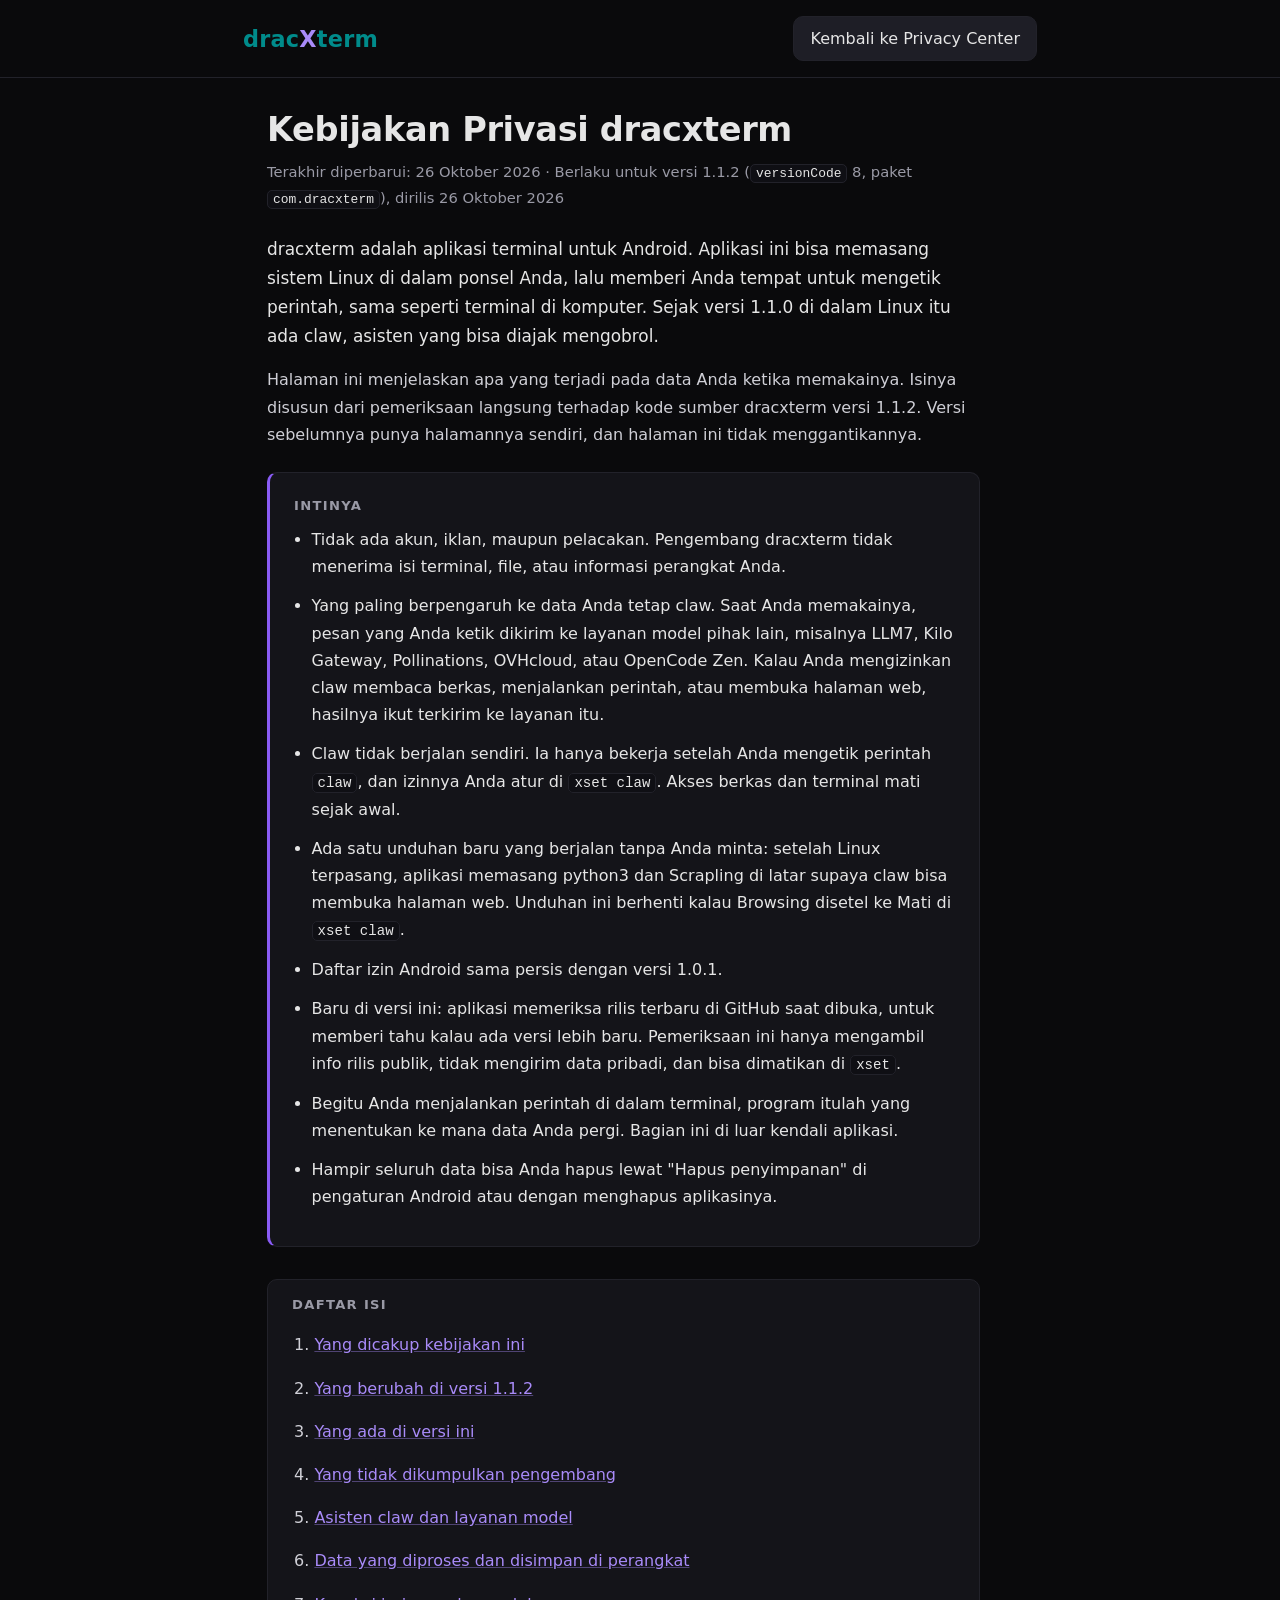
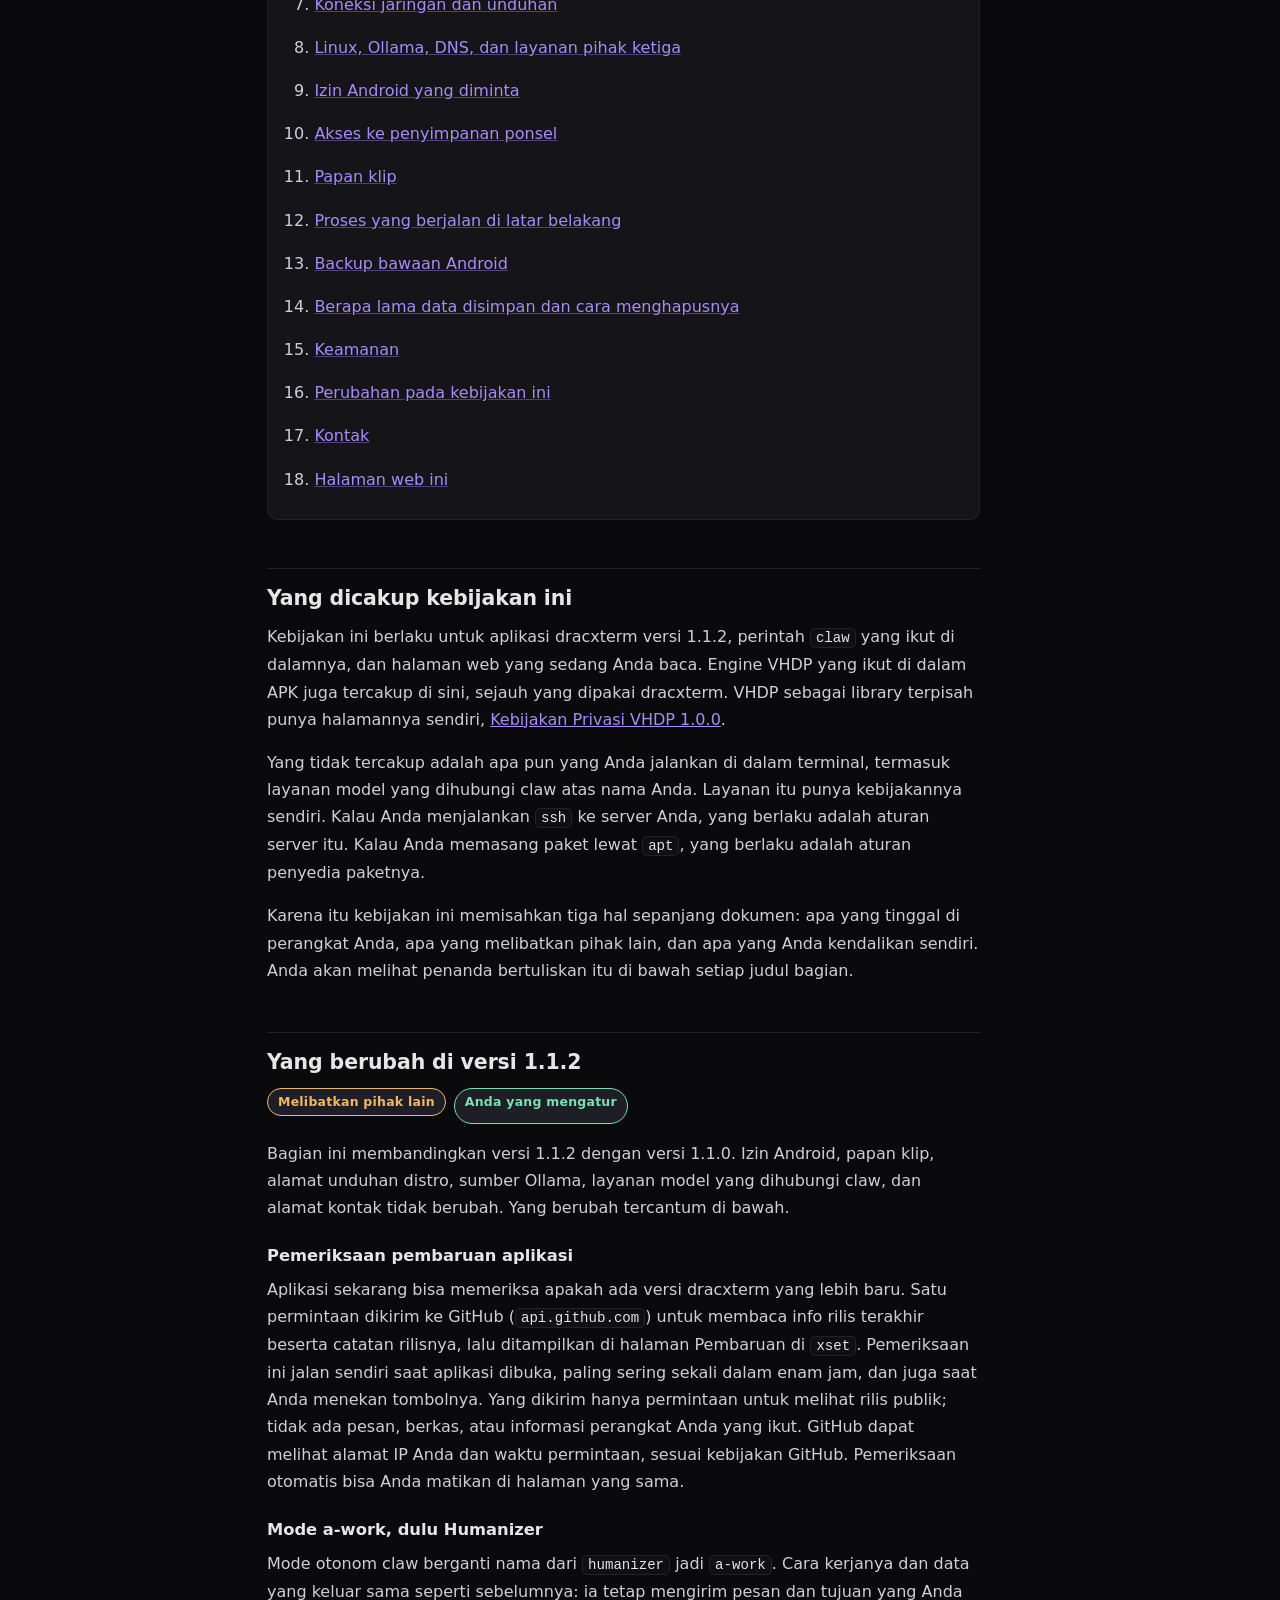
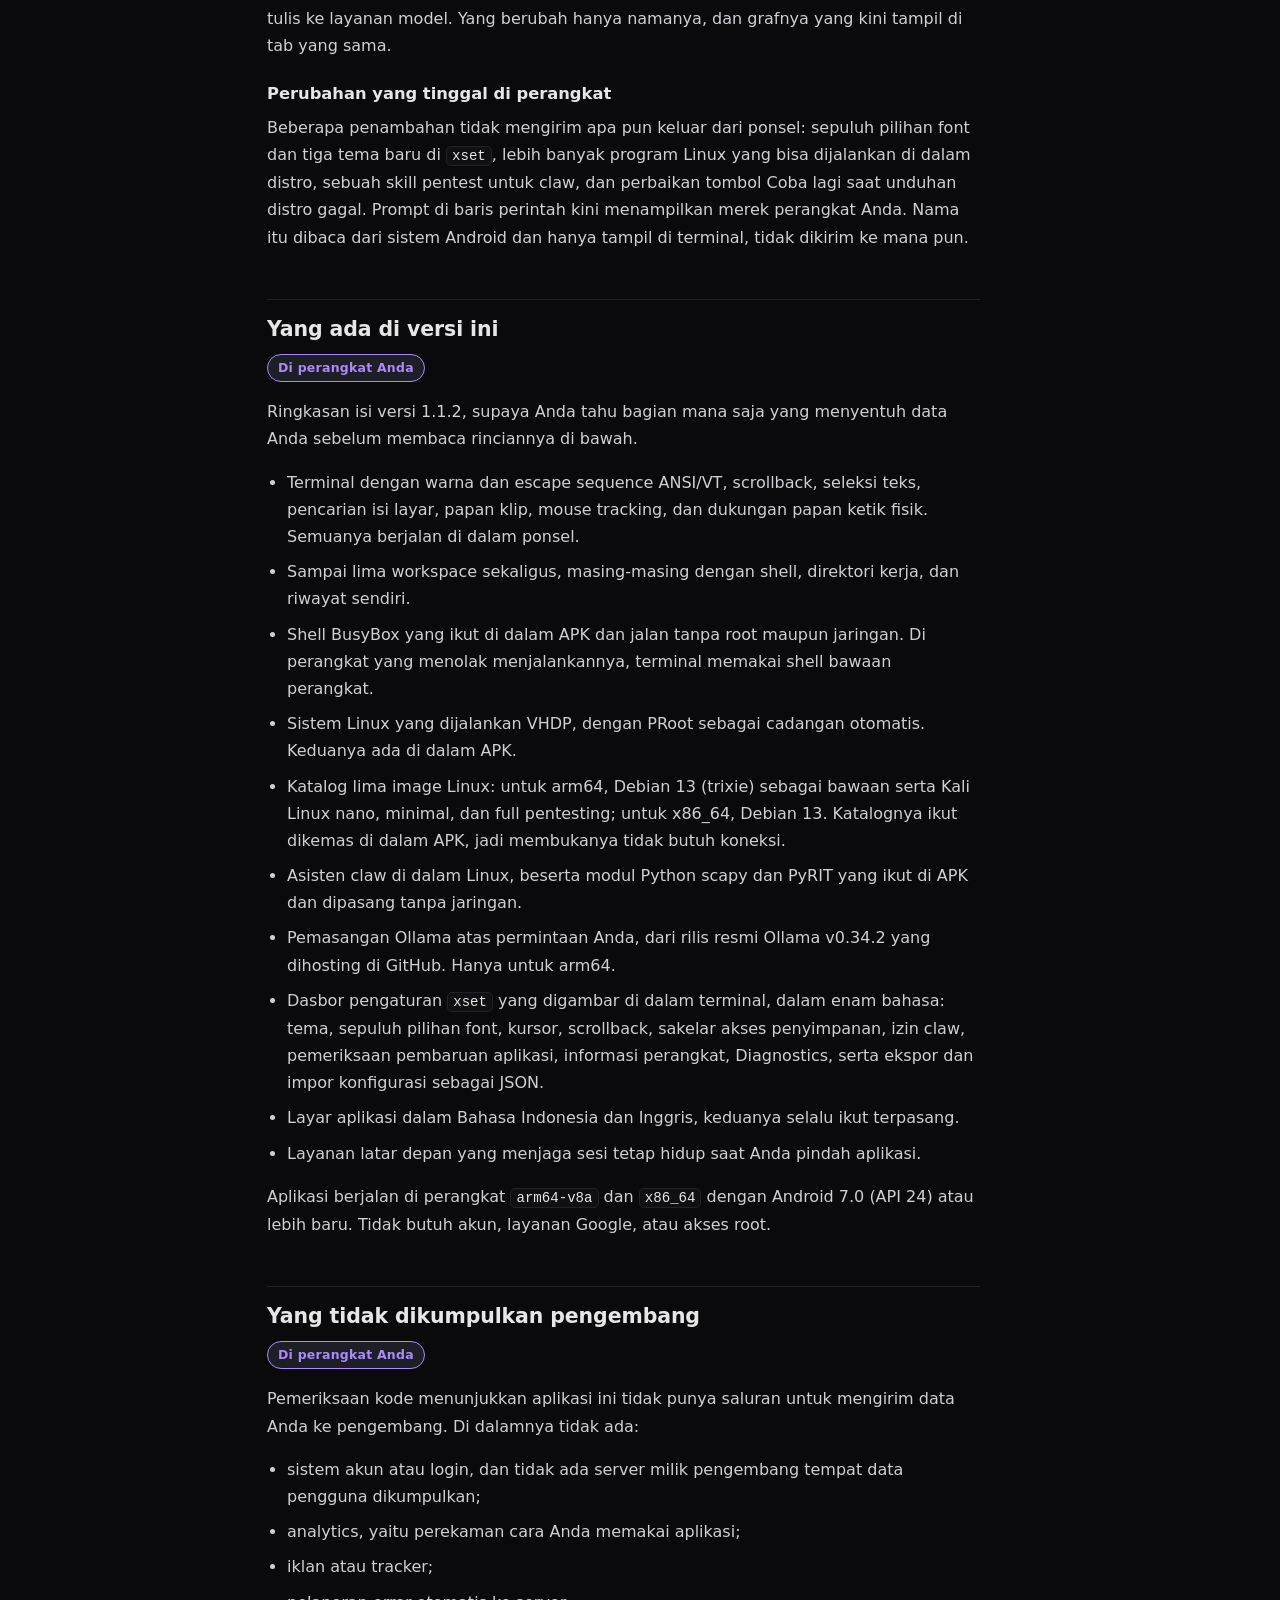
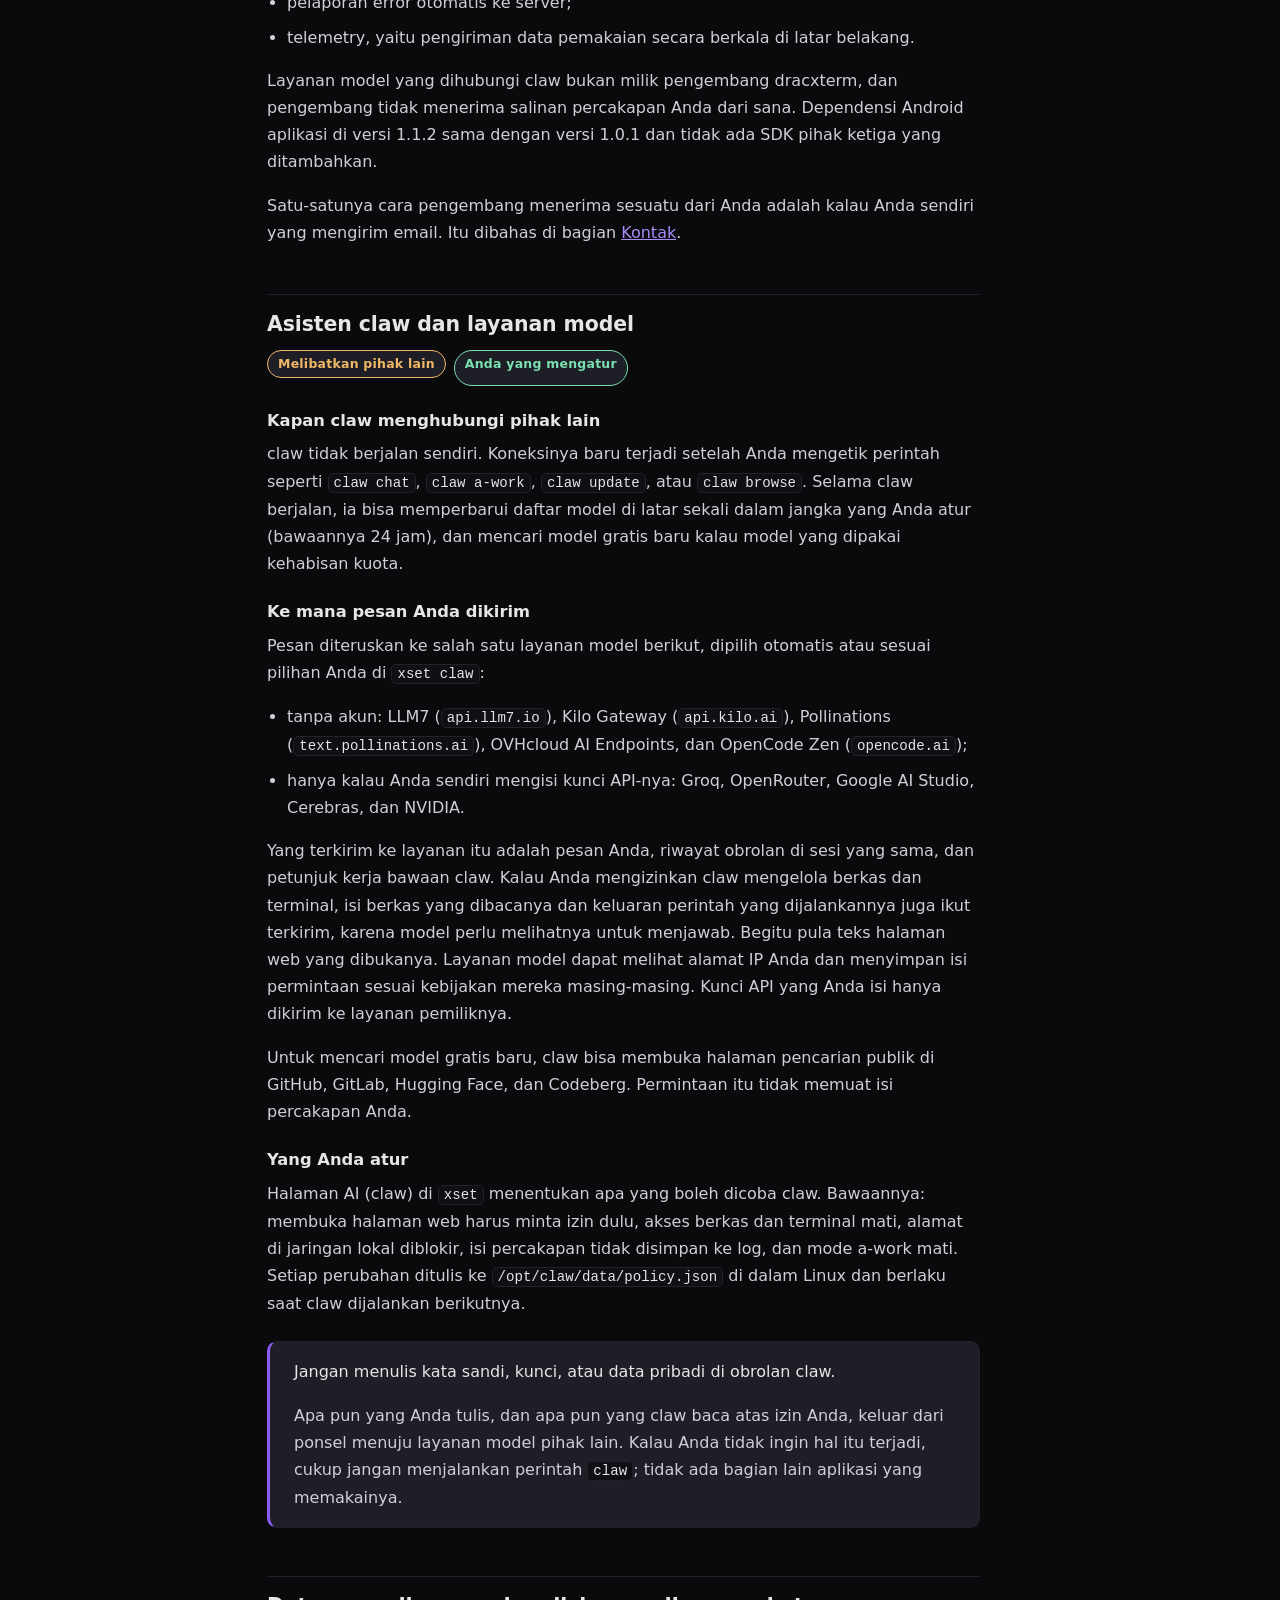
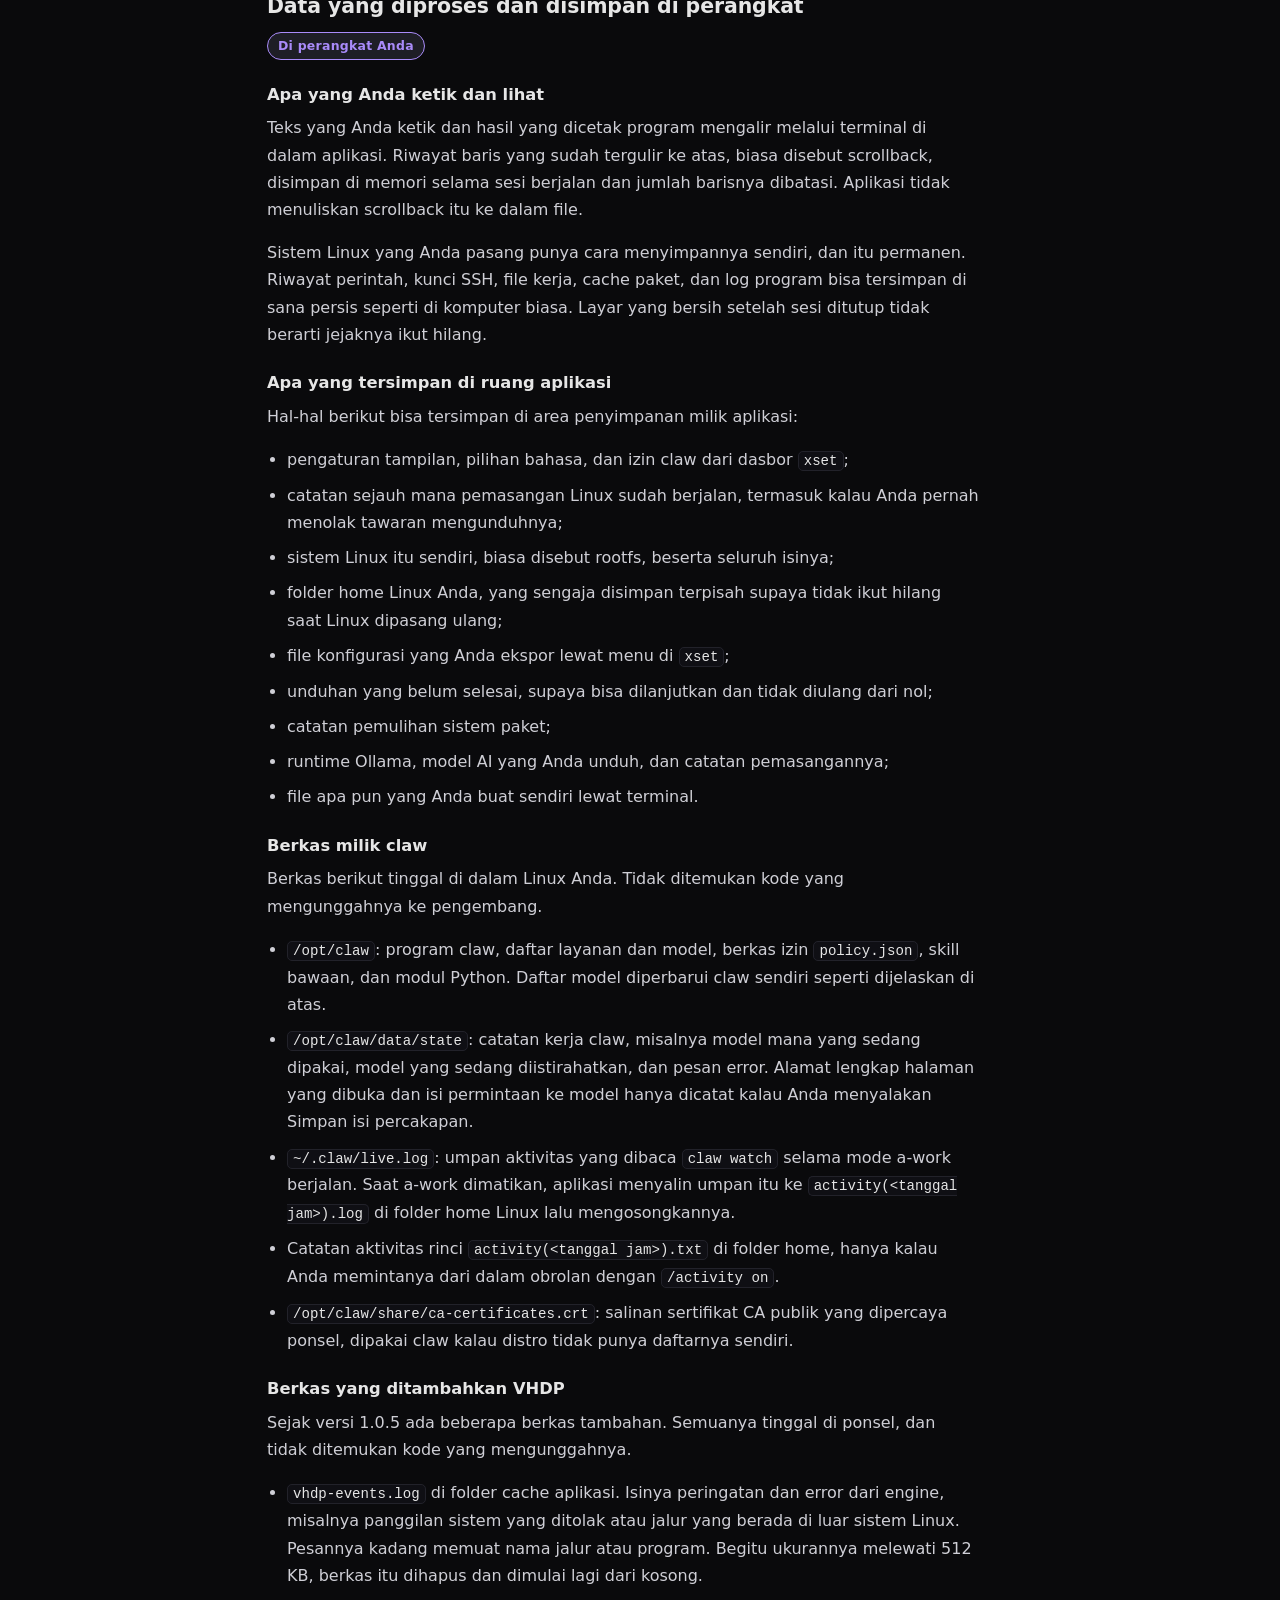
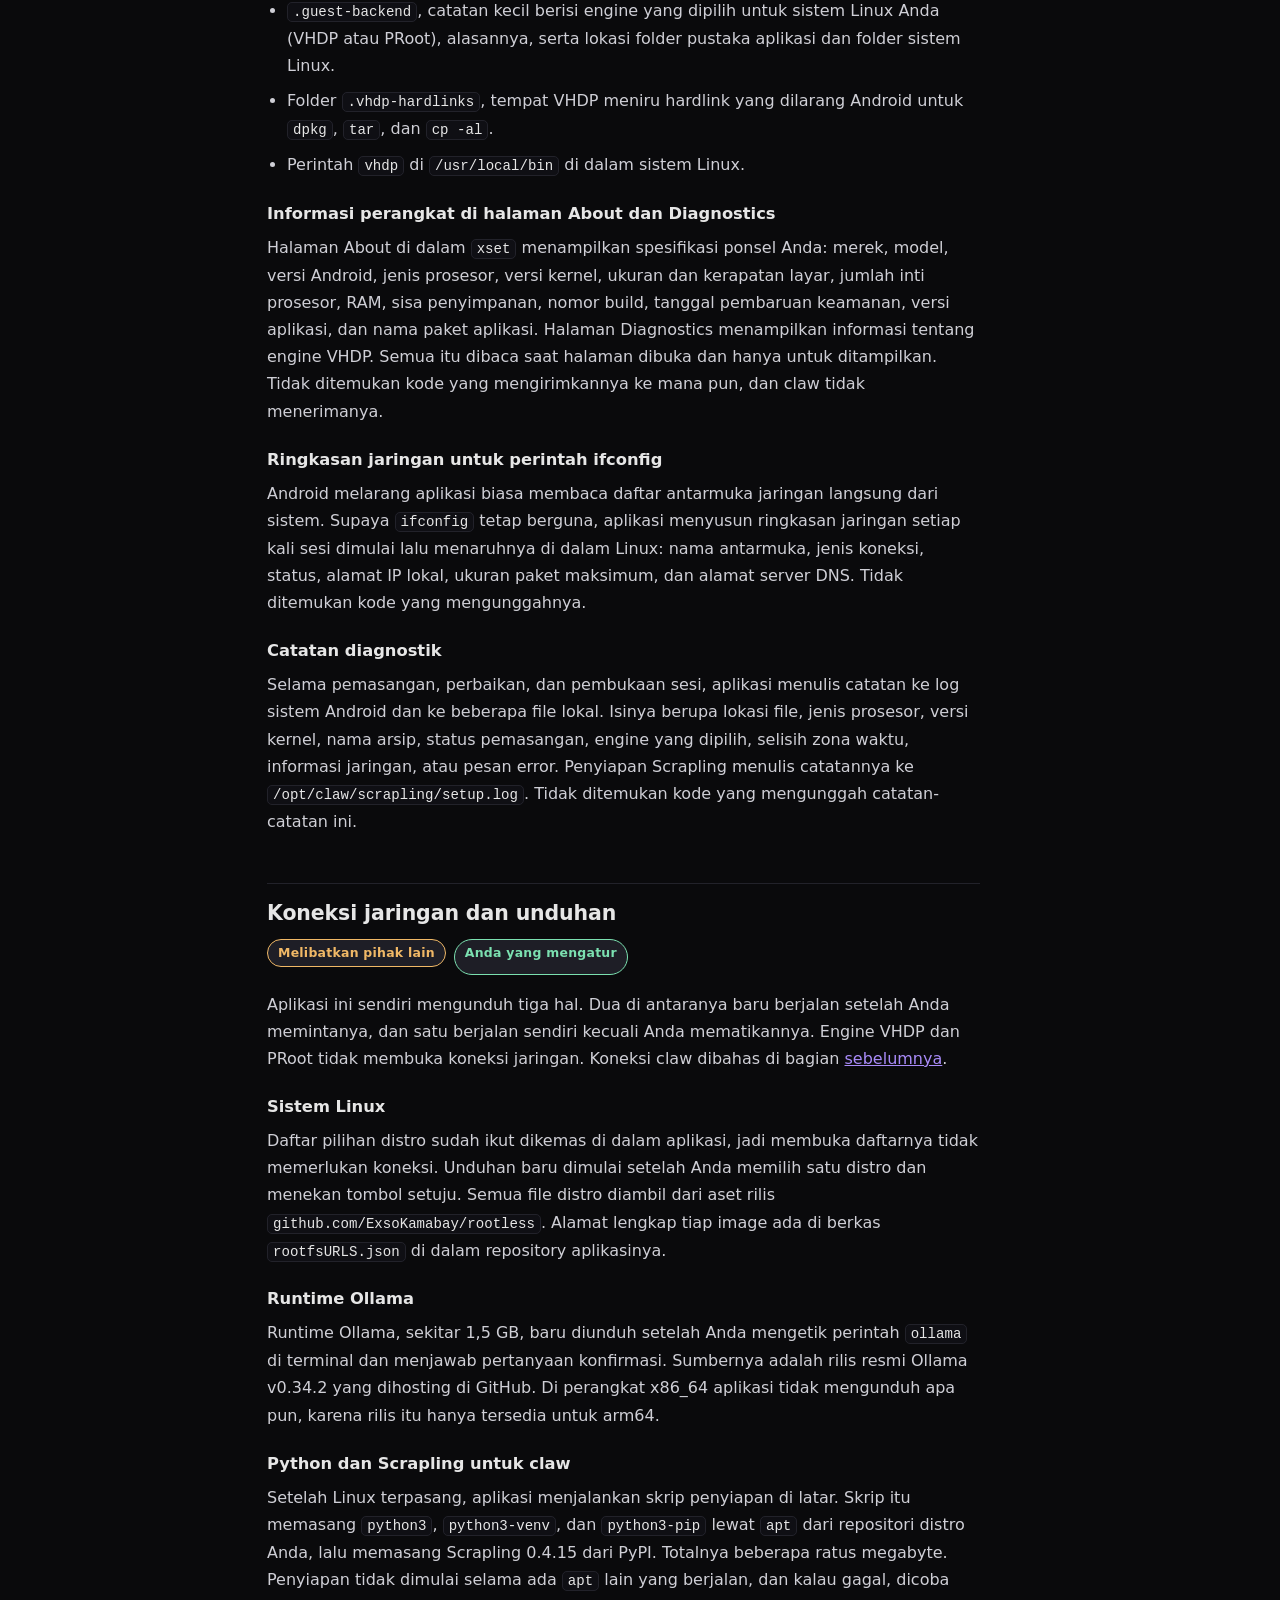
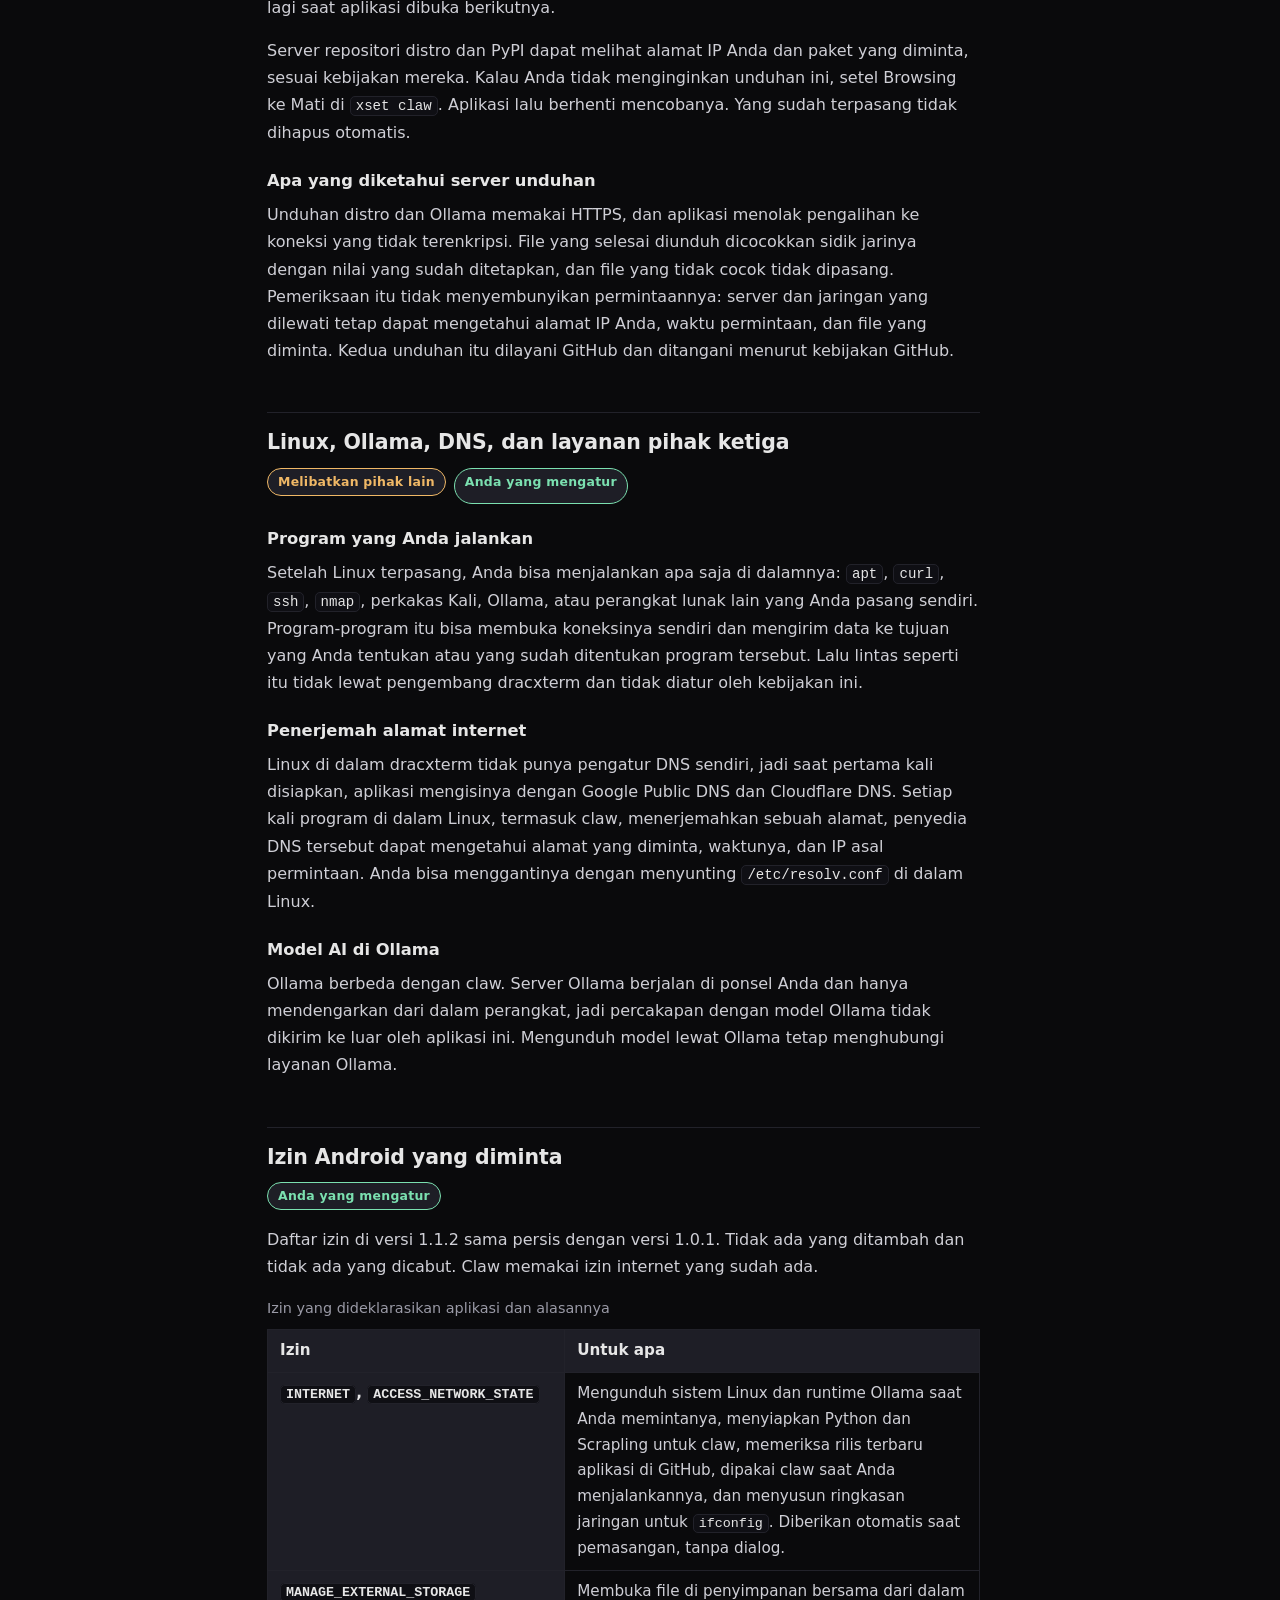
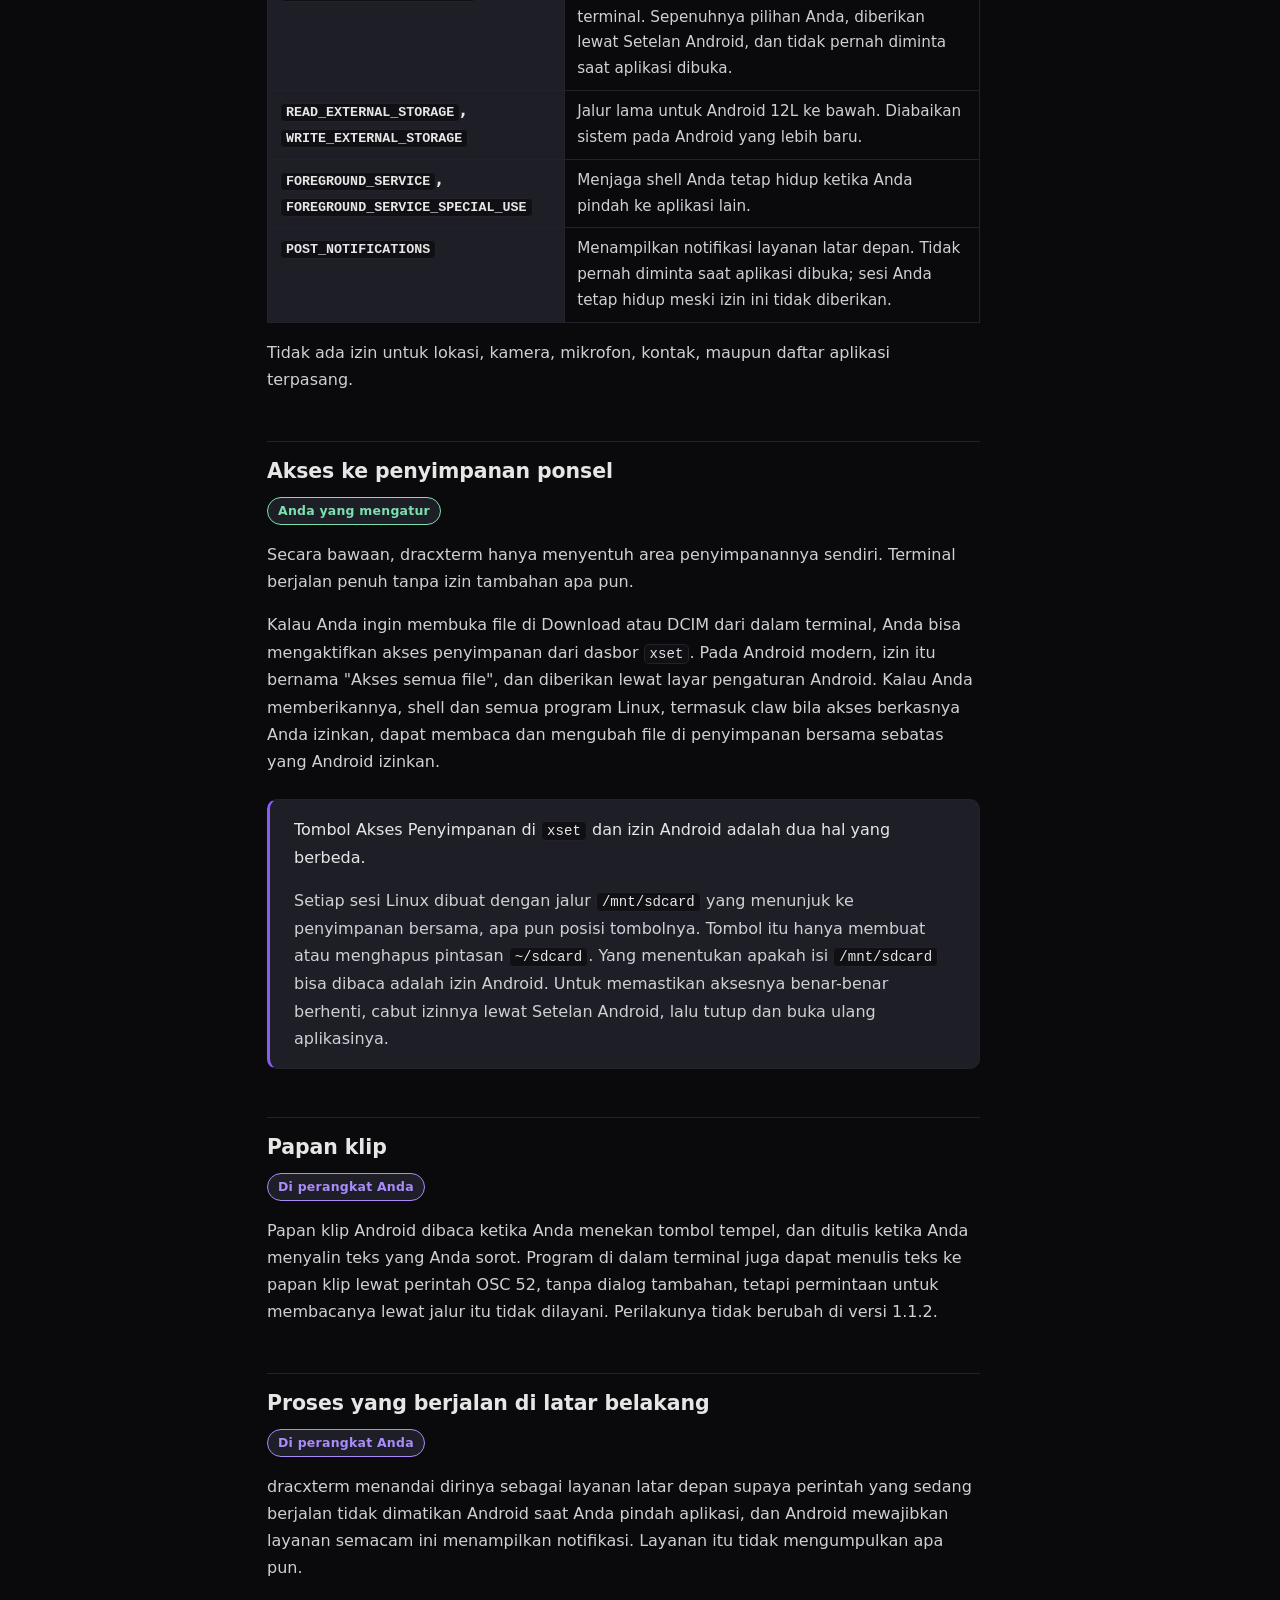
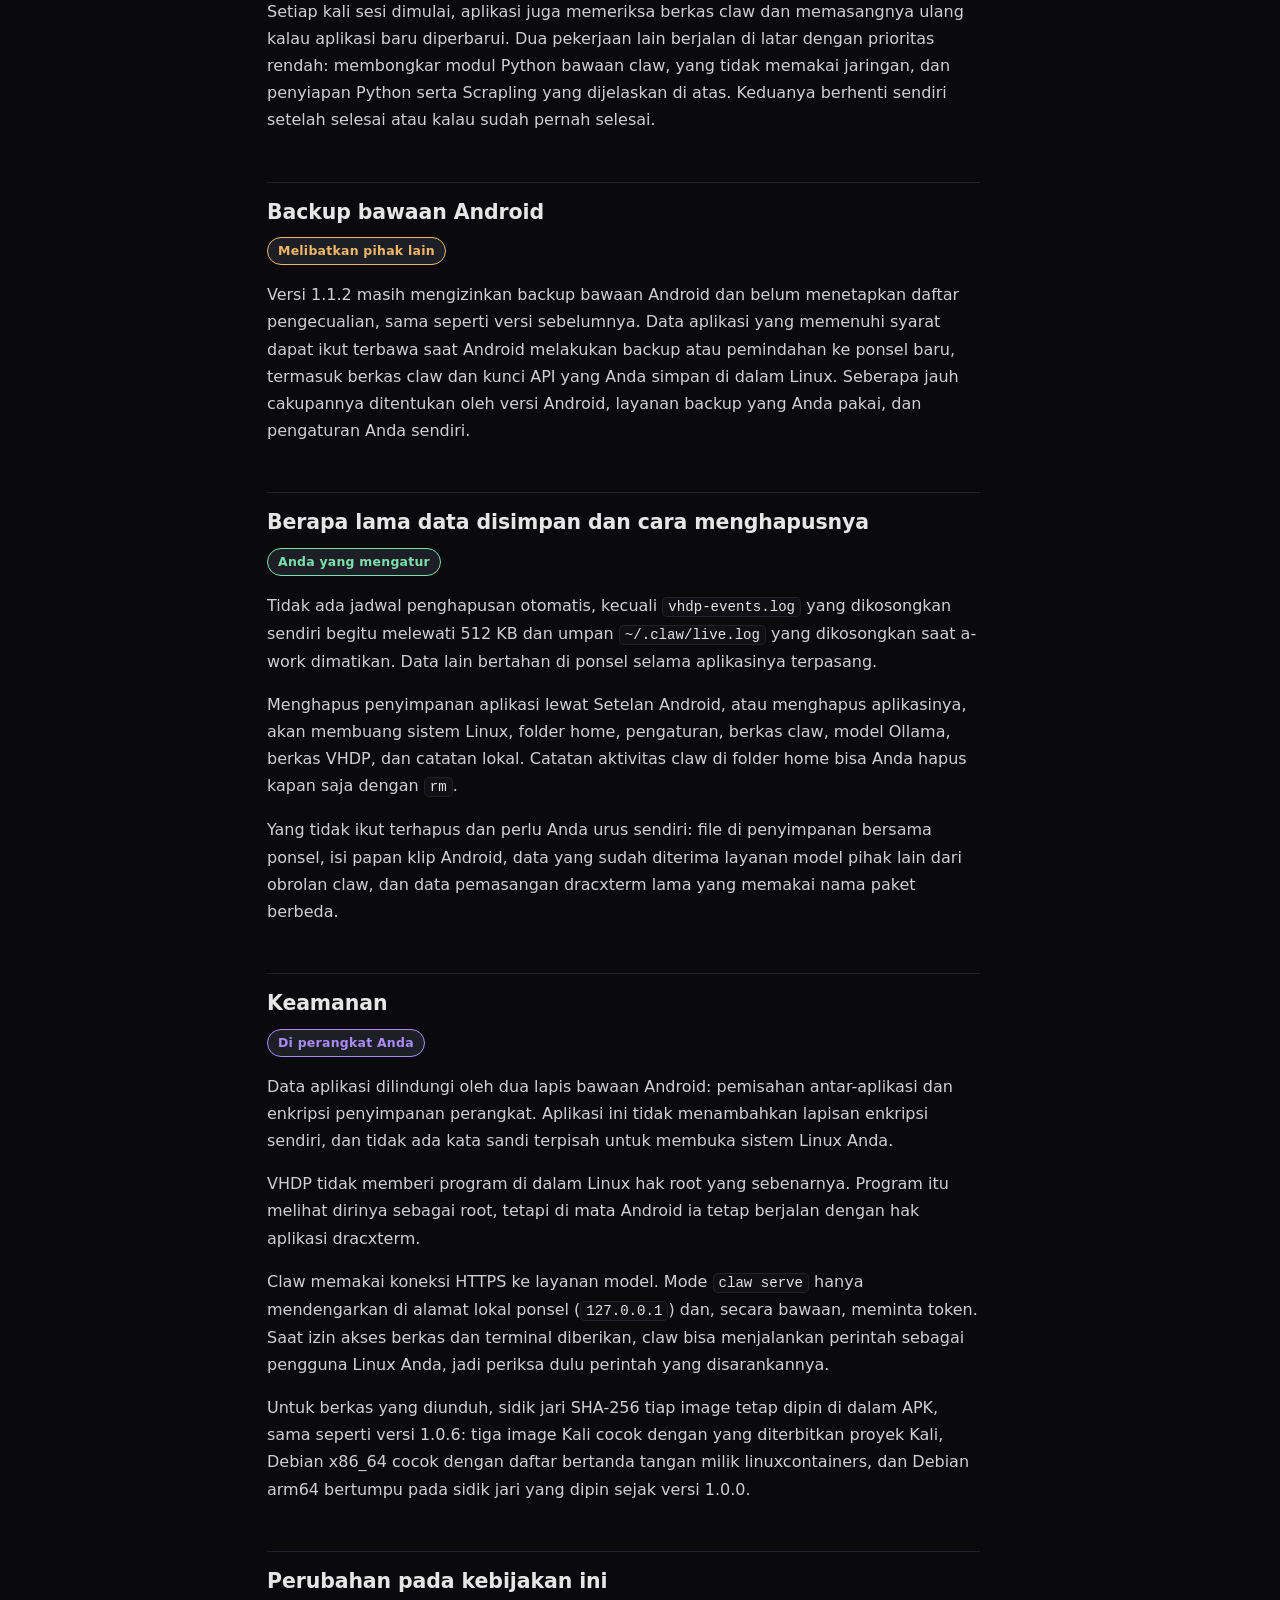
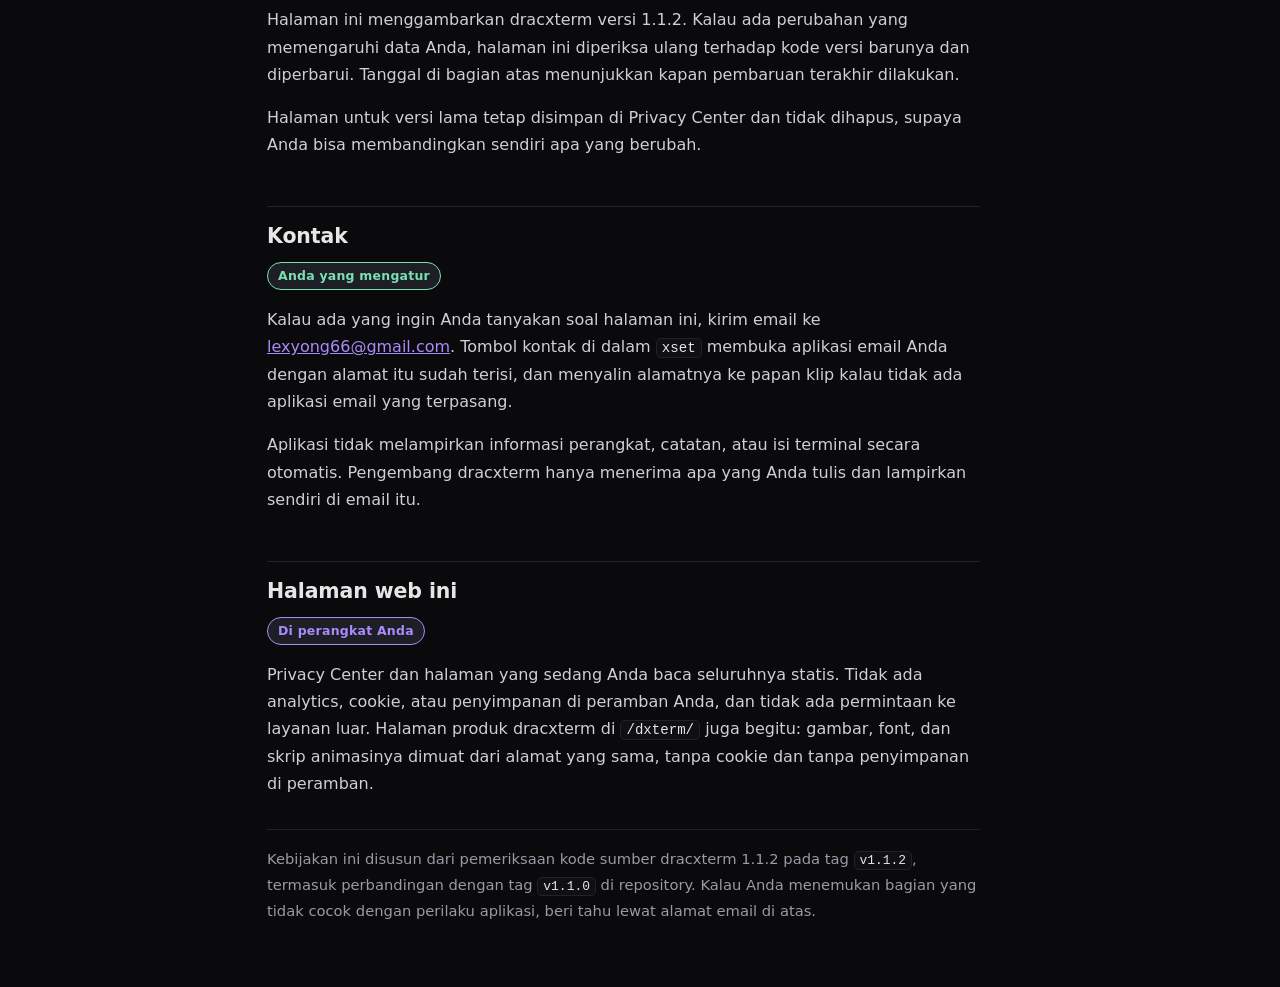
<file: Privacy-Policy/dracxterm/dracxterm-v1.1.2.html>
<!DOCTYPE html>
<html lang="id">
<head>
<meta charset="utf-8">
<meta name="viewport" content="width=device-width, initial-scale=1">
<meta name="description" content="Kebijakan Privasi dracxterm 1.1.2: apa yang berubah dari 1.1.0 termasuk pemeriksaan pembaruan ke GitHub, apa yang dikirim asisten claw ke layanan model, apa yang tinggal di perangkat Anda, dan kapan pihak lain ikut terlibat.">
<meta name="color-scheme" content="dark">
<link rel="icon" href="data:image/svg+xml,%3Csvg xmlns='http://www.w3.org/2000/svg' viewBox='0 0 16 16'%3E%3Crect width='16' height='16' rx='3' fill='%230A0A0C'/%3E%3Cpath d='M3 5l2.5 3L3 11M7.5 11h5.5' stroke='%238A5CF6' stroke-width='1.6' fill='none' stroke-linecap='round' stroke-linejoin='round'/%3E%3C/svg%3E">
<title>Kebijakan Privasi dracxterm</title>
<style>
  :root {
    --bg: #0A0A0C;
    --surface: #141419;
    --elevated: #1E1E26;
    --text: #E6E6E6;
    --text-2: #CFCFD6;
    --muted: #9A9AA6;
    --accent: #8A5CF6;
    --accent-text: #A98BF9;
    --wordmark: #008B8B;
    --divider: #22222A;
    --amber: #F0B866;
    --mint: #7BE0B0;

    --space-1: 4px;
    --space-2: 8px;
    --space-3: 12px;
    --space-4: 16px;
    --space-5: 24px;
    --space-6: 32px;
    --space-7: 48px;

    --radius: 10px;
    --tap: 44px;
  }

  * { box-sizing: border-box; }

  html { -webkit-text-size-adjust: 100%; }

  body {
    margin: 0;
    background: var(--bg);
    color: var(--text-2);
    font-family: ui-sans-serif, system-ui, -apple-system, "Segoe UI", Roboto, "Helvetica Neue", Arial, sans-serif;
    font-size: 16px;
    line-height: 1.7;
    overflow-wrap: break-word;
  }

  a { color: var(--accent-text); }
  a:hover { color: #C3AEFB; }

  :focus-visible {
    outline: 2px solid var(--accent);
    outline-offset: 2px;
    border-radius: 4px;
  }

  .skip {
    position: absolute;
    left: var(--space-4);
    top: -100px;
    background: var(--elevated);
    color: var(--text);
    border: 1px solid var(--accent);
    border-radius: var(--radius);
    padding: var(--space-3) var(--space-4);
    text-decoration: none;
    z-index: 50;
    transition: top 120ms ease;
  }
  .skip:focus { top: var(--space-4); }

  header.site {
    border-bottom: 1px solid var(--divider);
    padding: var(--space-4) var(--space-5);
  }
  .head-inner {
    max-width: 78ch;
    margin: 0 auto;
    display: flex;
    flex-wrap: wrap;
    align-items: center;
    justify-content: space-between;
    gap: var(--space-3) var(--space-4);
  }
  .wordmark {
    margin: 0;
    font-size: 1.4rem;
    font-weight: 700;
    letter-spacing: 0.01em;
    color: var(--wordmark);
  }
  .wordmark .x { color: var(--accent-text); }

  .doc-nav { margin: 0; }
  .doc-nav a {
    display: inline-flex;
    align-items: center;
    min-height: var(--tap);
    padding: var(--space-2) var(--space-4);
    border: 1px solid var(--divider);
    border-radius: var(--radius);
    background: var(--elevated);
    color: var(--text);
    text-decoration: none;
    font-weight: 500;
  }
  .doc-nav a:hover { border-color: var(--accent); color: #FFFFFF; }

  main.wrap {
    max-width: 78ch;
    margin: 0 auto;
    padding: var(--space-6) var(--space-5) var(--space-7);
  }

  article { max-width: 70ch; }

  h1 {
    color: var(--text);
    font-size: clamp(1.6rem, 1.2rem + 1.7vw, 2.1rem);
    line-height: 1.22;
    letter-spacing: -0.01em;
    margin: 0 0 var(--space-2);
  }
  h2 {
    color: var(--text);
    font-size: 1.28rem;
    line-height: 1.3;
    letter-spacing: -0.005em;
    margin: var(--space-7) 0 var(--space-3);
    padding-top: var(--space-4);
    border-top: 1px solid var(--divider);
    scroll-margin-top: var(--space-4);
  }
  h3 {
    color: var(--text);
    font-size: 1.02rem;
    line-height: 1.4;
    margin: var(--space-5) 0 var(--space-2);
    scroll-margin-top: var(--space-4);
  }

  p { margin: 0 0 var(--space-4); }
  ul, ol { padding-left: 1.25em; margin: 0 0 var(--space-4); }
  li { margin-bottom: var(--space-2); }
  li:last-child { margin-bottom: 0; }

  .doc-meta {
    color: var(--muted);
    font-size: 0.92rem;
    margin-bottom: var(--space-5);
  }

  .lead { color: var(--text); font-size: 1.06rem; }

  /* Ringkasan pembuka */
  .summary {
    background: var(--surface);
    border: 1px solid var(--divider);
    border-left: 3px solid var(--accent);
    border-radius: var(--radius);
    padding: var(--space-5);
    margin: var(--space-5) 0 var(--space-6);
  }
  .summary h2 {
    margin: 0 0 var(--space-3);
    padding-top: 0;
    border-top: 0;
    font-size: 0.82rem;
    letter-spacing: 0.1em;
    text-transform: uppercase;
    color: var(--muted);
  }
  .summary ul { margin: 0; padding-left: 1.1em; }
  .summary li { color: var(--text); margin-bottom: var(--space-3); }

  /* Penanda jenis informasi. Arti dibawa oleh teksnya, bukan warnanya. */
  .tags {
    display: flex;
    flex-wrap: wrap;
    gap: var(--space-2);
    margin: 0 0 var(--space-4);
    padding: 0;
    list-style: none;
  }
  .tag {
    display: inline-block;
    min-width: 0;
    white-space: nowrap;
    padding: 3px 10px;
    border: 1px solid currentColor;
    border-radius: 999px;
    background: var(--elevated);
    font-size: 0.78rem;
    font-weight: 600;
    letter-spacing: 0.02em;
    line-height: 1.6;
  }
  .t-lokal { color: var(--accent-text); }
  .t-luar { color: var(--amber); }
  .t-kontrol { color: var(--mint); }

  .callout {
    background: var(--elevated);
    border: 1px solid var(--divider);
    border-left: 3px solid var(--accent);
    border-radius: var(--radius);
    padding: var(--space-4) var(--space-5);
    margin: var(--space-5) 0;
  }
  .callout > :last-child { margin-bottom: 0; }
  .callout p:first-child { color: var(--text); }

  .toc {
    background: var(--surface);
    border: 1px solid var(--divider);
    border-radius: var(--radius);
    padding: var(--space-4) var(--space-5);
    margin-bottom: var(--space-6);
  }
  .toc h2 {
    margin: 0 0 var(--space-3);
    padding-top: 0;
    border-top: 0;
    font-size: 0.82rem;
    letter-spacing: 0.1em;
    text-transform: uppercase;
    color: var(--muted);
  }
  .toc ol { margin: 0; padding-left: 1.4em; }
  .toc li { margin-bottom: var(--space-1); }
  .toc a {
    display: inline-block;
    max-width: 100%;
    overflow-wrap: anywhere;
    padding: 6px 0;
    text-decoration-color: rgba(169, 139, 249, 0.4);
  }

  .scroll-x { overflow-x: auto; margin: 0 0 var(--space-4); }
  table { width: 100%; border-collapse: collapse; font-size: 0.95rem; }
  caption { text-align: left; color: var(--muted); font-size: 0.9rem; padding-bottom: var(--space-2); }
  th, td {
    border: 1px solid var(--divider);
    padding: var(--space-2) var(--space-3);
    text-align: left;
    vertical-align: top;
  }
  th { color: var(--text); background: var(--elevated); font-weight: 600; }

  code {
    background: #0F0F14;
    border: 1px solid var(--divider);
    border-radius: 5px;
    padding: 1px 5px;
    font-family: ui-monospace, SFMono-Regular, Menlo, Consolas, "Liberation Mono", monospace;
    font-size: 0.88em;
    color: var(--text);
  }

  .sign-off {
    margin-top: var(--space-6);
    padding-top: var(--space-4);
    border-top: 1px solid var(--divider);
    color: var(--muted);
    font-size: 0.92rem;
  }

  @media (max-width: 520px) {
    main.wrap { padding: var(--space-5) var(--space-4) var(--space-6); }
    .summary, .toc, .callout { padding: var(--space-4); }
  }

  /* Penanda dijaga satu baris di lebar normal. Pada lebar ekstrem (zoom tinggi di
     layar kecil) membungkus lebih baik daripada memaksa seluruh halaman menggeser. */
  @media (max-width: 380px) {
    .tag { white-space: normal; overflow-wrap: anywhere; }
  }

  @media (prefers-reduced-motion: reduce) {
    * { animation: none !important; transition: none !important; scroll-behavior: auto !important; }
  }

  @media print {
    body { background: #FFFFFF; color: #1A1A1A; font-size: 10.5pt; line-height: 1.5; }
    header.site, .skip, .doc-nav { display: none; }
    main.wrap { max-width: none; padding: 0; }
    article { max-width: none; }
    h1, h2, h3 { color: #000000; page-break-after: avoid; }
    h1 { font-size: 20pt; }
    h2 { font-size: 13pt; border-top: 1px solid #BBBBBB; margin-top: 22pt; }
    h3 { font-size: 11pt; }
    a { color: #000000; text-decoration: underline; }
    .summary, .toc, .callout { background: #FFFFFF; border: 1px solid #BBBBBB; border-left-width: 3px; page-break-inside: avoid; }
    .summary li, .callout p:first-child, .lead { color: #000000; }
    .tag { border: 1px solid #666666; color: #333333; background: #FFFFFF; }
    .doc-meta, .sign-off, caption { color: #444444; }
    th { background: #EEEEEE; color: #000000; }
    th, td { border: 1px solid #999999; }
    table, .scroll-x { overflow: visible; page-break-inside: avoid; }
    code { background: #FFFFFF; border: 1px solid #BBBBBB; color: #000000; }
    p, li { orphans: 3; widows: 3; }
  }
</style>
</head>

<body>

<a class="skip" href="#doc">Lompat ke isi kebijakan</a>

<header class="site">
  <div class="head-inner">
    <p class="wordmark">drac<span class="x">X</span>term</p>
    <p class="doc-nav"><a href="../../index.html">Kembali ke Privacy Center</a></p>
  </div>
</header>

<main class="wrap" id="doc">
<article data-policy-content>

  <h1>Kebijakan Privasi dracxterm</h1>

  <p class="doc-meta">Terakhir diperbarui: 26 Oktober 2026 &middot; Berlaku untuk versi 1.1.2
  (<code>versionCode</code> 8, paket <code>com.dracxterm</code>), dirilis 26 Oktober 2026</p>

  <p class="lead">dracxterm adalah aplikasi terminal untuk Android. Aplikasi ini bisa memasang
  sistem Linux di dalam ponsel Anda, lalu memberi Anda tempat untuk mengetik perintah, sama seperti
  terminal di komputer. Sejak versi 1.1.0 di dalam Linux itu ada claw, asisten yang bisa diajak
  mengobrol.</p>

  <p>Halaman ini menjelaskan apa yang terjadi pada data Anda ketika memakainya. Isinya disusun dari
  pemeriksaan langsung terhadap kode sumber dracxterm versi 1.1.2. Versi sebelumnya punya halamannya
  sendiri, dan halaman ini tidak menggantikannya.</p>

  <section class="summary" aria-labelledby="intinya">
    <h2 id="intinya">Intinya</h2>
    <ul>
      <li>Tidak ada akun, iklan, maupun pelacakan. Pengembang dracxterm tidak menerima isi terminal,
      file, atau informasi perangkat Anda.</li>
      <li>Yang paling berpengaruh ke data Anda tetap claw. Saat Anda memakainya, pesan yang Anda ketik
      dikirim ke layanan model pihak lain, misalnya LLM7, Kilo Gateway, Pollinations, OVHcloud, atau
      OpenCode Zen. Kalau Anda mengizinkan claw membaca berkas, menjalankan perintah, atau membuka
      halaman web, hasilnya ikut terkirim ke layanan itu.</li>
      <li>Claw tidak berjalan sendiri. Ia hanya bekerja setelah Anda mengetik perintah
      <code>claw</code>, dan izinnya Anda atur di <code>xset claw</code>. Akses berkas dan terminal
      mati sejak awal.</li>
      <li>Ada satu unduhan baru yang berjalan tanpa Anda minta: setelah Linux terpasang, aplikasi
      memasang python3 dan Scrapling di latar supaya claw bisa membuka halaman web. Unduhan ini
      berhenti kalau Browsing disetel ke Mati di <code>xset claw</code>.</li>
      <li>Daftar izin Android sama persis dengan versi 1.0.1.</li>
      <li>Baru di versi ini: aplikasi memeriksa rilis terbaru di GitHub saat dibuka, untuk memberi tahu kalau ada versi lebih baru. Pemeriksaan ini hanya mengambil info rilis publik, tidak mengirim data pribadi, dan bisa dimatikan di <code>xset</code>.</li>
      <li>Begitu Anda menjalankan perintah di dalam terminal, program itulah yang menentukan ke mana
      data Anda pergi. Bagian ini di luar kendali aplikasi.</li>
      <li>Hampir seluruh data bisa Anda hapus lewat "Hapus penyimpanan" di pengaturan Android atau
      dengan menghapus aplikasinya.</li>
    </ul>
  </section>

  <nav class="toc" aria-labelledby="daftar-isi">
    <h2 id="daftar-isi">Daftar isi</h2>
    <ol>
      <li><a href="#ruang-lingkup">Yang dicakup kebijakan ini</a></li>
      <li><a href="#perubahan-112">Yang berubah di versi 1.1.2</a></li>
      <li><a href="#isi-versi">Yang ada di versi ini</a></li>
      <li><a href="#tidak-dikumpulkan">Yang tidak dikumpulkan pengembang</a></li>
      <li><a href="#claw">Asisten claw dan layanan model</a></li>
      <li><a href="#di-perangkat">Data yang diproses dan disimpan di perangkat</a></li>
      <li><a href="#jaringan">Koneksi jaringan dan unduhan</a></li>
      <li><a href="#pihak-ketiga">Linux, Ollama, DNS, dan layanan pihak ketiga</a></li>
      <li><a href="#izin">Izin Android yang diminta</a></li>
      <li><a href="#penyimpanan">Akses ke penyimpanan ponsel</a></li>
      <li><a href="#clipboard">Papan klip</a></li>
      <li><a href="#background">Proses yang berjalan di latar belakang</a></li>
      <li><a href="#backup">Backup bawaan Android</a></li>
      <li><a href="#hapus">Berapa lama data disimpan dan cara menghapusnya</a></li>
      <li><a href="#keamanan">Keamanan</a></li>
      <li><a href="#perubahan">Perubahan pada kebijakan ini</a></li>
      <li><a href="#kontak">Kontak</a></li>
      <li><a href="#situs">Halaman web ini</a></li>
    </ol>
  </nav>

  <h2 id="ruang-lingkup">Yang dicakup kebijakan ini</h2>

  <p>Kebijakan ini berlaku untuk aplikasi dracxterm versi 1.1.2, perintah <code>claw</code> yang
  ikut di dalamnya, dan halaman web yang sedang Anda baca. Engine VHDP yang ikut di dalam APK juga
  tercakup di sini, sejauh yang dipakai dracxterm. VHDP sebagai library terpisah punya halamannya
  sendiri, <a href="https://exsokamabay.github.io/Privacy-Policy/vhdp/vhdp-v1.0.0.html">Kebijakan
  Privasi VHDP 1.0.0</a>.</p>

  <p>Yang tidak tercakup adalah apa pun yang Anda jalankan di dalam terminal, termasuk layanan model
  yang dihubungi claw atas nama Anda. Layanan itu punya kebijakannya sendiri. Kalau Anda menjalankan
  <code>ssh</code> ke server Anda, yang berlaku adalah aturan server itu. Kalau Anda memasang paket
  lewat <code>apt</code>, yang berlaku adalah aturan penyedia paketnya.</p>

  <p>Karena itu kebijakan ini memisahkan tiga hal sepanjang dokumen: apa yang tinggal di perangkat
  Anda, apa yang melibatkan pihak lain, dan apa yang Anda kendalikan sendiri. Anda akan melihat
  penanda bertuliskan itu di bawah setiap judul bagian.</p>

  <h2 id="perubahan-112">Yang berubah di versi 1.1.2</h2>

  <ul class="tags">
    <li class="tag t-luar">Melibatkan pihak lain</li>
    <li class="tag t-kontrol">Anda yang mengatur</li>
  </ul>

  <p>Bagian ini membandingkan versi 1.1.2 dengan versi 1.1.0. Izin Android, papan klip, alamat
  unduhan distro, sumber Ollama, layanan model yang dihubungi claw, dan alamat kontak tidak berubah.
  Yang berubah tercantum di bawah.</p>

  <h3>Pemeriksaan pembaruan aplikasi</h3>

  <p>Aplikasi sekarang bisa memeriksa apakah ada versi dracxterm yang lebih baru. Satu permintaan
  dikirim ke GitHub (<code>api.github.com</code>) untuk membaca info rilis terakhir beserta catatan
  rilisnya, lalu ditampilkan di halaman Pembaruan di <code>xset</code>. Pemeriksaan ini jalan sendiri
  saat aplikasi dibuka, paling sering sekali dalam enam jam, dan juga saat Anda menekan tombolnya.
  Yang dikirim hanya permintaan untuk melihat rilis publik; tidak ada pesan, berkas, atau informasi
  perangkat Anda yang ikut. GitHub dapat melihat alamat IP Anda dan waktu permintaan, sesuai
  kebijakan GitHub. Pemeriksaan otomatis bisa Anda matikan di halaman yang sama.</p>

  <h3>Mode a-work, dulu Humanizer</h3>

  <p>Mode otonom claw berganti nama dari <code>humanizer</code> jadi <code>a-work</code>. Cara
  kerjanya dan data yang keluar sama seperti sebelumnya: ia tetap mengirim pesan dan tujuan yang
  Anda tulis ke layanan model. Yang berubah hanya namanya, dan grafnya yang kini tampil di tab yang
  sama.</p>

  <h3>Perubahan yang tinggal di perangkat</h3>

  <p>Beberapa penambahan tidak mengirim apa pun keluar dari ponsel: sepuluh pilihan font dan tiga
  tema baru di <code>xset</code>, lebih banyak program Linux yang bisa dijalankan di dalam distro,
  sebuah skill pentest untuk claw, dan perbaikan tombol Coba lagi saat unduhan distro gagal. Prompt
  di baris perintah kini menampilkan merek perangkat Anda. Nama itu dibaca dari sistem Android dan
  hanya tampil di terminal, tidak dikirim ke mana pun.</p>

  <h2 id="isi-versi">Yang ada di versi ini</h2>

  <ul class="tags">
    <li class="tag t-lokal">Di perangkat Anda</li>
  </ul>

  <p>Ringkasan isi versi 1.1.2, supaya Anda tahu bagian mana saja yang menyentuh data Anda sebelum
  membaca rinciannya di bawah.</p>

  <ul>
    <li>Terminal dengan warna dan escape sequence ANSI/VT, scrollback, seleksi teks, pencarian isi
    layar, papan klip, mouse tracking, dan dukungan papan ketik fisik. Semuanya berjalan di dalam
    ponsel.</li>
    <li>Sampai lima workspace sekaligus, masing-masing dengan shell, direktori kerja, dan riwayat
    sendiri.</li>
    <li>Shell BusyBox yang ikut di dalam APK dan jalan tanpa root maupun jaringan. Di perangkat
    yang menolak menjalankannya, terminal memakai shell bawaan perangkat.</li>
    <li>Sistem Linux yang dijalankan VHDP, dengan PRoot sebagai cadangan otomatis. Keduanya ada di
    dalam APK.</li>
    <li>Katalog lima image Linux: untuk arm64, Debian 13 (trixie) sebagai bawaan serta Kali Linux
    nano, minimal, dan full pentesting; untuk x86_64, Debian 13. Katalognya ikut dikemas di dalam
    APK, jadi membukanya tidak butuh koneksi.</li>
    <li>Asisten claw di dalam Linux, beserta modul Python scapy dan PyRIT yang ikut di APK dan
    dipasang tanpa jaringan.</li>
    <li>Pemasangan Ollama atas permintaan Anda, dari rilis resmi Ollama v0.34.2 yang dihosting
    di GitHub. Hanya untuk arm64.</li>
    <li>Dasbor pengaturan <code>xset</code> yang digambar di dalam terminal, dalam enam bahasa:
    tema, sepuluh pilihan font, kursor, scrollback, sakelar akses penyimpanan, izin claw,
    pemeriksaan pembaruan aplikasi, informasi perangkat, Diagnostics, serta ekspor dan impor
    konfigurasi sebagai JSON.</li>
    <li>Layar aplikasi dalam Bahasa Indonesia dan Inggris, keduanya selalu ikut terpasang.</li>
    <li>Layanan latar depan yang menjaga sesi tetap hidup saat Anda pindah aplikasi.</li>
  </ul>

  <p>Aplikasi berjalan di perangkat <code>arm64-v8a</code> dan <code>x86_64</code> dengan Android
  7.0 (API 24) atau lebih baru. Tidak butuh akun, layanan Google, atau akses root.</p>

  <h2 id="tidak-dikumpulkan">Yang tidak dikumpulkan pengembang</h2>

  <ul class="tags">
    <li class="tag t-lokal">Di perangkat Anda</li>
  </ul>

  <p>Pemeriksaan kode menunjukkan aplikasi ini tidak punya saluran untuk mengirim data Anda ke
  pengembang. Di dalamnya tidak ada:</p>

  <ul>
    <li>sistem akun atau login, dan tidak ada server milik pengembang tempat data pengguna
    dikumpulkan;</li>
    <li>analytics, yaitu perekaman cara Anda memakai aplikasi;</li>
    <li>iklan atau tracker;</li>
    <li>pelaporan error otomatis ke server;</li>
    <li>telemetry, yaitu pengiriman data pemakaian secara berkala di latar belakang.</li>
  </ul>

  <p>Layanan model yang dihubungi claw bukan milik pengembang dracxterm, dan pengembang tidak
  menerima salinan percakapan Anda dari sana. Dependensi Android aplikasi di versi 1.1.2 sama dengan
  versi 1.0.1 dan tidak ada SDK pihak ketiga yang ditambahkan.</p>

  <p>Satu-satunya cara pengembang menerima sesuatu dari Anda adalah kalau Anda sendiri yang
  mengirim email. Itu dibahas di bagian <a href="#kontak">Kontak</a>.</p>

  <h2 id="claw">Asisten claw dan layanan model</h2>

  <ul class="tags">
    <li class="tag t-luar">Melibatkan pihak lain</li>
    <li class="tag t-kontrol">Anda yang mengatur</li>
  </ul>

  <h3>Kapan claw menghubungi pihak lain</h3>

  <p>claw tidak berjalan sendiri. Koneksinya baru terjadi setelah Anda mengetik perintah seperti
  <code>claw chat</code>, <code>claw a-work</code>, <code>claw update</code>, atau
  <code>claw browse</code>. Selama claw berjalan, ia bisa memperbarui daftar model di latar sekali
  dalam jangka yang Anda atur (bawaannya 24 jam), dan mencari model gratis baru kalau model yang
  dipakai kehabisan kuota.</p>

  <h3>Ke mana pesan Anda dikirim</h3>

  <p>Pesan diteruskan ke salah satu layanan model berikut, dipilih otomatis atau sesuai pilihan
  Anda di <code>xset claw</code>:</p>

  <ul>
    <li>tanpa akun: LLM7 (<code>api.llm7.io</code>), Kilo Gateway (<code>api.kilo.ai</code>),
    Pollinations (<code>text.pollinations.ai</code>), OVHcloud AI Endpoints, dan OpenCode Zen
    (<code>opencode.ai</code>);</li>
    <li>hanya kalau Anda sendiri mengisi kunci API-nya: Groq, OpenRouter, Google AI Studio,
    Cerebras, dan NVIDIA.</li>
  </ul>

  <p>Yang terkirim ke layanan itu adalah pesan Anda, riwayat obrolan di sesi yang sama, dan
  petunjuk kerja bawaan claw. Kalau Anda mengizinkan claw mengelola berkas dan terminal, isi berkas
  yang dibacanya dan keluaran perintah yang dijalankannya juga ikut terkirim, karena model perlu
  melihatnya untuk menjawab. Begitu pula teks halaman web yang dibukanya. Layanan model dapat
  melihat alamat IP Anda dan menyimpan isi permintaan sesuai kebijakan mereka masing-masing.
  Kunci API yang Anda isi hanya dikirim ke layanan pemiliknya.</p>

  <p>Untuk mencari model gratis baru, claw bisa membuka halaman pencarian publik di GitHub, GitLab,
  Hugging Face, dan Codeberg. Permintaan itu tidak memuat isi percakapan Anda.</p>

  <h3>Yang Anda atur</h3>

  <p>Halaman AI (claw) di <code>xset</code> menentukan apa yang boleh dicoba claw. Bawaannya:
  membuka halaman web harus minta izin dulu, akses berkas dan terminal mati, alamat di jaringan
  lokal diblokir, isi percakapan tidak disimpan ke log, dan mode a-work mati. Setiap perubahan
  ditulis ke <code>/opt/claw/data/policy.json</code> di dalam Linux dan berlaku saat claw dijalankan
  berikutnya.</p>

  <div class="callout">
    <p>Jangan menulis kata sandi, kunci, atau data pribadi di obrolan claw.</p>
    <p>Apa pun yang Anda tulis, dan apa pun yang claw baca atas izin Anda, keluar dari ponsel menuju
    layanan model pihak lain. Kalau Anda tidak ingin hal itu terjadi, cukup jangan menjalankan
    perintah <code>claw</code>; tidak ada bagian lain aplikasi yang memakainya.</p>
  </div>

  <h2 id="di-perangkat">Data yang diproses dan disimpan di perangkat</h2>

  <ul class="tags">
    <li class="tag t-lokal">Di perangkat Anda</li>
  </ul>

  <h3>Apa yang Anda ketik dan lihat</h3>

  <p>Teks yang Anda ketik dan hasil yang dicetak program mengalir melalui terminal di dalam
  aplikasi. Riwayat baris yang sudah tergulir ke atas, biasa disebut scrollback, disimpan di memori
  selama sesi berjalan dan jumlah barisnya dibatasi. Aplikasi tidak menuliskan scrollback itu ke
  dalam file.</p>

  <p>Sistem Linux yang Anda pasang punya cara menyimpannya sendiri, dan itu permanen. Riwayat
  perintah, kunci SSH, file kerja, cache paket, dan log program bisa tersimpan di sana persis seperti
  di komputer biasa. Layar yang bersih setelah sesi ditutup tidak berarti jejaknya ikut hilang.</p>

  <h3>Apa yang tersimpan di ruang aplikasi</h3>

  <p>Hal-hal berikut bisa tersimpan di area penyimpanan milik aplikasi:</p>

  <ul>
    <li>pengaturan tampilan, pilihan bahasa, dan izin claw dari dasbor <code>xset</code>;</li>
    <li>catatan sejauh mana pemasangan Linux sudah berjalan, termasuk kalau Anda pernah menolak
    tawaran mengunduhnya;</li>
    <li>sistem Linux itu sendiri, biasa disebut rootfs, beserta seluruh isinya;</li>
    <li>folder home Linux Anda, yang sengaja disimpan terpisah supaya tidak ikut hilang saat Linux
    dipasang ulang;</li>
    <li>file konfigurasi yang Anda ekspor lewat menu di <code>xset</code>;</li>
    <li>unduhan yang belum selesai, supaya bisa dilanjutkan dan tidak diulang dari nol;</li>
    <li>catatan pemulihan sistem paket;</li>
    <li>runtime Ollama, model AI yang Anda unduh, dan catatan pemasangannya;</li>
    <li>file apa pun yang Anda buat sendiri lewat terminal.</li>
  </ul>

  <h3>Berkas milik claw</h3>

  <p>Berkas berikut tinggal di dalam Linux Anda. Tidak ditemukan kode yang mengunggahnya ke
  pengembang.</p>

  <ul>
    <li><code>/opt/claw</code>: program claw, daftar layanan dan model, berkas izin
    <code>policy.json</code>, skill bawaan, dan modul Python. Daftar model diperbarui claw sendiri
    seperti dijelaskan di atas.</li>
    <li><code>/opt/claw/data/state</code>: catatan kerja claw, misalnya model mana yang sedang
    dipakai, model yang sedang diistirahatkan, dan pesan error. Alamat lengkap halaman yang dibuka
    dan isi permintaan ke model hanya dicatat kalau Anda menyalakan Simpan isi percakapan.</li>
    <li><code>~/.claw/live.log</code>: umpan aktivitas yang dibaca <code>claw watch</code> selama
    mode a-work berjalan. Saat a-work dimatikan, aplikasi menyalin umpan itu ke
    <code>activity(&lt;tanggal jam&gt;).log</code> di folder home Linux lalu mengosongkannya.</li>
    <li>Catatan aktivitas rinci <code>activity(&lt;tanggal jam&gt;).txt</code> di folder home, hanya
    kalau Anda memintanya dari dalam obrolan dengan <code>/activity on</code>.</li>
    <li><code>/opt/claw/share/ca-certificates.crt</code>: salinan sertifikat CA publik yang
    dipercaya ponsel, dipakai claw kalau distro tidak punya daftarnya sendiri.</li>
  </ul>

  <h3>Berkas yang ditambahkan VHDP</h3>

  <p>Sejak versi 1.0.5 ada beberapa berkas tambahan. Semuanya tinggal di ponsel, dan tidak
  ditemukan kode yang mengunggahnya.</p>

  <ul>
    <li><code>vhdp-events.log</code> di folder cache aplikasi. Isinya peringatan dan error dari
    engine, misalnya panggilan sistem yang ditolak atau jalur yang berada di luar sistem Linux.
    Pesannya kadang memuat nama jalur atau program. Begitu ukurannya melewati 512 KB, berkas itu
    dihapus dan dimulai lagi dari kosong.</li>
    <li><code>.guest-backend</code>, catatan kecil berisi engine yang dipilih untuk sistem Linux
    Anda (VHDP atau PRoot), alasannya, serta lokasi folder pustaka aplikasi dan folder sistem
    Linux.</li>
    <li>Folder <code>.vhdp-hardlinks</code>, tempat VHDP meniru hardlink yang dilarang Android
    untuk <code>dpkg</code>, <code>tar</code>, dan <code>cp -al</code>.</li>
    <li>Perintah <code>vhdp</code> di <code>/usr/local/bin</code> di dalam sistem Linux.</li>
  </ul>

  <h3>Informasi perangkat di halaman About dan Diagnostics</h3>

  <p>Halaman About di dalam <code>xset</code> menampilkan spesifikasi ponsel Anda: merek, model,
  versi Android, jenis prosesor, versi kernel, ukuran dan kerapatan layar, jumlah inti prosesor,
  RAM, sisa penyimpanan, nomor build, tanggal pembaruan keamanan, versi aplikasi, dan nama paket
  aplikasi. Halaman Diagnostics menampilkan informasi tentang engine VHDP. Semua itu dibaca saat
  halaman dibuka dan hanya untuk ditampilkan. Tidak ditemukan kode yang mengirimkannya ke mana pun,
  dan claw tidak menerimanya.</p>

  <h3>Ringkasan jaringan untuk perintah ifconfig</h3>

  <p>Android melarang aplikasi biasa membaca daftar antarmuka jaringan langsung dari sistem. Supaya
  <code>ifconfig</code> tetap berguna, aplikasi menyusun ringkasan jaringan setiap kali sesi dimulai
  lalu menaruhnya di dalam Linux: nama antarmuka, jenis koneksi, status, alamat IP lokal, ukuran
  paket maksimum, dan alamat server DNS. Tidak ditemukan kode yang mengunggahnya.</p>

  <h3>Catatan diagnostik</h3>

  <p>Selama pemasangan, perbaikan, dan pembukaan sesi, aplikasi menulis catatan ke log sistem
  Android dan ke beberapa file lokal. Isinya berupa lokasi file, jenis prosesor, versi kernel, nama
  arsip, status pemasangan, engine yang dipilih, selisih zona waktu, informasi jaringan, atau pesan
  error. Penyiapan Scrapling menulis catatannya ke <code>/opt/claw/scrapling/setup.log</code>.
  Tidak ditemukan kode yang mengunggah catatan-catatan ini.</p>

  <h2 id="jaringan">Koneksi jaringan dan unduhan</h2>

  <ul class="tags">
    <li class="tag t-luar">Melibatkan pihak lain</li>
    <li class="tag t-kontrol">Anda yang mengatur</li>
  </ul>

  <p>Aplikasi ini sendiri mengunduh tiga hal. Dua di antaranya baru berjalan setelah Anda
  memintanya, dan satu berjalan sendiri kecuali Anda mematikannya. Engine VHDP dan PRoot tidak
  membuka koneksi jaringan. Koneksi claw dibahas di bagian <a href="#claw">sebelumnya</a>.</p>

  <h3>Sistem Linux</h3>

  <p>Daftar pilihan distro sudah ikut dikemas di dalam aplikasi, jadi membuka daftarnya tidak
  memerlukan koneksi. Unduhan baru dimulai setelah Anda memilih satu distro dan menekan tombol
  setuju. Semua file distro diambil dari aset rilis <code>github.com/ExsoKamabay/rootless</code>.
  Alamat lengkap tiap image ada di berkas <code>rootfsURLS.json</code> di dalam repository
  aplikasinya.</p>

  <h3>Runtime Ollama</h3>

  <p>Runtime Ollama, sekitar 1,5 GB, baru diunduh setelah Anda mengetik perintah
  <code>ollama</code> di terminal dan menjawab pertanyaan konfirmasi. Sumbernya adalah rilis resmi
  Ollama v0.34.2 yang dihosting di GitHub. Di perangkat x86_64 aplikasi tidak mengunduh apa pun,
  karena rilis itu hanya tersedia untuk arm64.</p>

  <h3>Python dan Scrapling untuk claw</h3>

  <p>Setelah Linux terpasang, aplikasi menjalankan skrip penyiapan di latar. Skrip itu memasang
  <code>python3</code>, <code>python3-venv</code>, dan <code>python3-pip</code> lewat
  <code>apt</code> dari repositori distro Anda, lalu memasang Scrapling 0.4.15 dari PyPI. Totalnya
  beberapa ratus megabyte. Penyiapan tidak dimulai selama ada <code>apt</code> lain yang berjalan,
  dan kalau gagal, dicoba lagi saat aplikasi dibuka berikutnya.</p>

  <p>Server repositori distro dan PyPI dapat melihat alamat IP Anda dan paket yang diminta, sesuai
  kebijakan mereka. Kalau Anda tidak menginginkan unduhan ini, setel Browsing ke Mati di
  <code>xset claw</code>. Aplikasi lalu berhenti mencobanya. Yang sudah terpasang tidak dihapus
  otomatis.</p>

  <h3>Apa yang diketahui server unduhan</h3>

  <p>Unduhan distro dan Ollama memakai HTTPS, dan aplikasi menolak pengalihan ke koneksi yang tidak
  terenkripsi. File yang selesai diunduh dicocokkan sidik jarinya dengan nilai yang sudah
  ditetapkan, dan file yang tidak cocok tidak dipasang. Pemeriksaan itu tidak menyembunyikan
  permintaannya: server dan jaringan yang dilewati tetap dapat mengetahui alamat IP Anda, waktu
  permintaan, dan file yang diminta. Kedua unduhan itu dilayani GitHub dan ditangani menurut
  kebijakan GitHub.</p>

  <h2 id="pihak-ketiga">Linux, Ollama, DNS, dan layanan pihak ketiga</h2>

  <ul class="tags">
    <li class="tag t-luar">Melibatkan pihak lain</li>
    <li class="tag t-kontrol">Anda yang mengatur</li>
  </ul>

  <h3>Program yang Anda jalankan</h3>

  <p>Setelah Linux terpasang, Anda bisa menjalankan apa saja di dalamnya: <code>apt</code>,
  <code>curl</code>, <code>ssh</code>, <code>nmap</code>, perkakas Kali, Ollama, atau perangkat
  lunak lain yang Anda pasang sendiri. Program-program itu bisa membuka koneksinya sendiri dan
  mengirim data ke tujuan yang Anda tentukan atau yang sudah ditentukan program tersebut. Lalu
  lintas seperti itu tidak lewat pengembang dracxterm dan tidak diatur oleh kebijakan ini.</p>

  <h3>Penerjemah alamat internet</h3>

  <p>Linux di dalam dracxterm tidak punya pengatur DNS sendiri, jadi saat pertama kali disiapkan,
  aplikasi mengisinya dengan Google Public DNS dan Cloudflare DNS. Setiap kali program di dalam
  Linux, termasuk claw, menerjemahkan sebuah alamat, penyedia DNS tersebut dapat mengetahui alamat
  yang diminta, waktunya, dan IP asal permintaan. Anda bisa menggantinya dengan menyunting
  <code>/etc/resolv.conf</code> di dalam Linux.</p>

  <h3>Model AI di Ollama</h3>

  <p>Ollama berbeda dengan claw. Server Ollama berjalan di ponsel Anda dan hanya mendengarkan dari
  dalam perangkat, jadi percakapan dengan model Ollama tidak dikirim ke luar oleh aplikasi ini.
  Mengunduh model lewat Ollama tetap menghubungi layanan Ollama.</p>

  <h2 id="izin">Izin Android yang diminta</h2>

  <ul class="tags">
    <li class="tag t-kontrol">Anda yang mengatur</li>
  </ul>

  <p>Daftar izin di versi 1.1.2 sama persis dengan versi 1.0.1. Tidak ada yang ditambah dan tidak
  ada yang dicabut. Claw memakai izin internet yang sudah ada.</p>

  <div class="scroll-x">
    <table>
      <caption>Izin yang dideklarasikan aplikasi dan alasannya</caption>
      <thead>
        <tr><th scope="col">Izin</th><th scope="col">Untuk apa</th></tr>
      </thead>
      <tbody>
        <tr>
          <th scope="row"><code>INTERNET</code>, <code>ACCESS_NETWORK_STATE</code></th>
          <td>Mengunduh sistem Linux dan runtime Ollama saat Anda memintanya, menyiapkan Python dan
          Scrapling untuk claw, memeriksa rilis terbaru aplikasi di GitHub, dipakai claw saat Anda menjalankannya, dan
          menyusun ringkasan jaringan untuk <code>ifconfig</code>. Diberikan otomatis saat pemasangan, tanpa
          dialog.</td>
        </tr>
        <tr>
          <th scope="row"><code>MANAGE_EXTERNAL_STORAGE</code></th>
          <td>Membuka file di penyimpanan bersama dari dalam terminal. Sepenuhnya pilihan Anda,
          diberikan lewat Setelan Android, dan tidak pernah diminta saat aplikasi dibuka.</td>
        </tr>
        <tr>
          <th scope="row"><code>READ_EXTERNAL_STORAGE</code>, <code>WRITE_EXTERNAL_STORAGE</code></th>
          <td>Jalur lama untuk Android 12L ke bawah. Diabaikan sistem pada Android yang lebih
          baru.</td>
        </tr>
        <tr>
          <th scope="row"><code>FOREGROUND_SERVICE</code>, <code>FOREGROUND_SERVICE_SPECIAL_USE</code></th>
          <td>Menjaga shell Anda tetap hidup ketika Anda pindah ke aplikasi lain.</td>
        </tr>
        <tr>
          <th scope="row"><code>POST_NOTIFICATIONS</code></th>
          <td>Menampilkan notifikasi layanan latar depan. Tidak pernah diminta saat aplikasi dibuka;
          sesi Anda tetap hidup meski izin ini tidak diberikan.</td>
        </tr>
      </tbody>
    </table>
  </div>

  <p>Tidak ada izin untuk lokasi, kamera, mikrofon, kontak, maupun daftar aplikasi terpasang.</p>

  <h2 id="penyimpanan">Akses ke penyimpanan ponsel</h2>

  <ul class="tags">
    <li class="tag t-kontrol">Anda yang mengatur</li>
  </ul>

  <p>Secara bawaan, dracxterm hanya menyentuh area penyimpanannya sendiri. Terminal berjalan penuh
  tanpa izin tambahan apa pun.</p>

  <p>Kalau Anda ingin membuka file di Download atau DCIM dari dalam terminal, Anda bisa
  mengaktifkan akses penyimpanan dari dasbor <code>xset</code>. Pada Android modern, izin itu
  bernama "Akses semua file", dan diberikan lewat layar pengaturan Android. Kalau Anda
  memberikannya, shell dan semua program Linux, termasuk claw bila akses berkasnya Anda izinkan,
  dapat membaca dan mengubah file di penyimpanan bersama sebatas yang Android izinkan.</p>

  <div class="callout">
    <p>Tombol Akses Penyimpanan di <code>xset</code> dan izin Android adalah dua hal yang
    berbeda.</p>
    <p>Setiap sesi Linux dibuat dengan jalur <code>/mnt/sdcard</code> yang menunjuk ke penyimpanan
    bersama, apa pun posisi tombolnya. Tombol itu hanya membuat atau menghapus pintasan
    <code>~/sdcard</code>. Yang menentukan apakah isi <code>/mnt/sdcard</code> bisa dibaca adalah
    izin Android. Untuk memastikan aksesnya benar-benar berhenti, cabut izinnya lewat Setelan
    Android, lalu tutup dan buka ulang aplikasinya.</p>
  </div>

  <h2 id="clipboard">Papan klip</h2>

  <ul class="tags">
    <li class="tag t-lokal">Di perangkat Anda</li>
  </ul>

  <p>Papan klip Android dibaca ketika Anda menekan tombol tempel, dan ditulis ketika Anda menyalin
  teks yang Anda sorot. Program di dalam terminal juga dapat menulis teks ke papan klip lewat
  perintah OSC 52, tanpa dialog tambahan, tetapi permintaan untuk membacanya lewat jalur itu tidak
  dilayani. Perilakunya tidak berubah di versi 1.1.2.</p>

  <h2 id="background">Proses yang berjalan di latar belakang</h2>

  <ul class="tags">
    <li class="tag t-lokal">Di perangkat Anda</li>
  </ul>

  <p>dracxterm menandai dirinya sebagai layanan latar depan supaya perintah yang sedang berjalan
  tidak dimatikan Android saat Anda pindah aplikasi, dan Android mewajibkan layanan semacam ini
  menampilkan notifikasi. Layanan itu tidak mengumpulkan apa pun.</p>

  <p>Setiap kali sesi dimulai, aplikasi juga memeriksa berkas claw dan memasangnya ulang kalau
  aplikasi baru diperbarui. Dua pekerjaan lain berjalan di latar dengan prioritas rendah: membongkar
  modul Python bawaan claw, yang tidak memakai jaringan, dan penyiapan Python serta Scrapling yang
  dijelaskan di atas. Keduanya berhenti sendiri setelah selesai atau kalau sudah pernah
  selesai.</p>

  <h2 id="backup">Backup bawaan Android</h2>

  <ul class="tags">
    <li class="tag t-luar">Melibatkan pihak lain</li>
  </ul>

  <p>Versi 1.1.2 masih mengizinkan backup bawaan Android dan belum menetapkan daftar pengecualian,
  sama seperti versi sebelumnya. Data aplikasi yang memenuhi syarat dapat ikut terbawa saat Android
  melakukan backup atau pemindahan ke ponsel baru, termasuk berkas claw dan kunci API yang Anda
  simpan di dalam Linux. Seberapa jauh cakupannya ditentukan oleh versi Android, layanan backup yang
  Anda pakai, dan pengaturan Anda sendiri.</p>

  <h2 id="hapus">Berapa lama data disimpan dan cara menghapusnya</h2>

  <ul class="tags">
    <li class="tag t-kontrol">Anda yang mengatur</li>
  </ul>

  <p>Tidak ada jadwal penghapusan otomatis, kecuali <code>vhdp-events.log</code> yang dikosongkan
  sendiri begitu melewati 512 KB dan umpan <code>~/.claw/live.log</code> yang dikosongkan saat
  a-work dimatikan. Data lain bertahan di ponsel selama aplikasinya terpasang.</p>

  <p>Menghapus penyimpanan aplikasi lewat Setelan Android, atau menghapus aplikasinya, akan
  membuang sistem Linux, folder home, pengaturan, berkas claw, model Ollama, berkas VHDP, dan
  catatan lokal. Catatan aktivitas claw di folder home bisa Anda hapus kapan saja dengan
  <code>rm</code>.</p>

  <p>Yang tidak ikut terhapus dan perlu Anda urus sendiri: file di penyimpanan bersama ponsel, isi
  papan klip Android, data yang sudah diterima layanan model pihak lain dari obrolan claw, dan data
  pemasangan dracxterm lama yang memakai nama paket berbeda.</p>

  <h2 id="keamanan">Keamanan</h2>

  <ul class="tags">
    <li class="tag t-lokal">Di perangkat Anda</li>
  </ul>

  <p>Data aplikasi dilindungi oleh dua lapis bawaan Android: pemisahan antar-aplikasi dan enkripsi
  penyimpanan perangkat. Aplikasi ini tidak menambahkan lapisan enkripsi sendiri, dan tidak ada kata
  sandi terpisah untuk membuka sistem Linux Anda.</p>

  <p>VHDP tidak memberi program di dalam Linux hak root yang sebenarnya. Program itu melihat dirinya
  sebagai root, tetapi di mata Android ia tetap berjalan dengan hak aplikasi dracxterm.</p>

  <p>Claw memakai koneksi HTTPS ke layanan model. Mode <code>claw serve</code> hanya mendengarkan di
  alamat lokal ponsel (<code>127.0.0.1</code>) dan, secara bawaan, meminta token. Saat izin akses
  berkas dan terminal diberikan, claw bisa menjalankan perintah sebagai pengguna Linux Anda, jadi
  periksa dulu perintah yang disarankannya.</p>

  <p>Untuk berkas yang diunduh, sidik jari SHA-256 tiap image tetap dipin di dalam APK, sama
  seperti versi 1.0.6: tiga image Kali cocok dengan yang diterbitkan proyek Kali, Debian x86_64
  cocok dengan daftar bertanda tangan milik linuxcontainers, dan Debian arm64 bertumpu pada sidik
  jari yang dipin sejak versi 1.0.0.</p>

  <h2 id="perubahan">Perubahan pada kebijakan ini</h2>

  <p>Halaman ini menggambarkan dracxterm versi 1.1.2. Kalau ada perubahan yang memengaruhi data
  Anda, halaman ini diperiksa ulang terhadap kode versi barunya dan diperbarui. Tanggal di bagian
  atas menunjukkan kapan pembaruan terakhir dilakukan.</p>

  <p>Halaman untuk versi lama tetap disimpan di Privacy Center dan tidak dihapus, supaya Anda bisa
  membandingkan sendiri apa yang berubah.</p>

  <h2 id="kontak">Kontak</h2>

  <ul class="tags">
    <li class="tag t-kontrol">Anda yang mengatur</li>
  </ul>

  <p>Kalau ada yang ingin Anda tanyakan soal halaman ini, kirim email ke
  <a href="mailto:lexyong66@gmail.com">lexyong66@gmail.com</a>. Tombol kontak di dalam
  <code>xset</code> membuka aplikasi email Anda dengan alamat itu sudah terisi, dan menyalin
  alamatnya ke papan klip kalau tidak ada aplikasi email yang terpasang.</p>

  <p>Aplikasi tidak melampirkan informasi perangkat, catatan, atau isi terminal secara otomatis.
  Pengembang dracxterm hanya menerima apa yang Anda tulis dan lampirkan sendiri di email itu.</p>

  <h2 id="situs">Halaman web ini</h2>

  <ul class="tags">
    <li class="tag t-lokal">Di perangkat Anda</li>
  </ul>

  <p>Privacy Center dan halaman yang sedang Anda baca seluruhnya statis. Tidak ada analytics,
  cookie, atau penyimpanan di peramban Anda, dan tidak ada permintaan ke layanan luar. Halaman
  produk dracxterm di <code>/dxterm/</code> juga begitu: gambar, font, dan skrip animasinya dimuat
  dari alamat yang sama, tanpa cookie dan tanpa penyimpanan di peramban.</p>

  <p class="sign-off">Kebijakan ini disusun dari pemeriksaan kode sumber dracxterm 1.1.2 pada tag
  <code>v1.1.2</code>, termasuk perbandingan dengan tag <code>v1.1.0</code> di repository. Kalau Anda
  menemukan bagian yang tidak cocok dengan perilaku aplikasi, beri tahu lewat alamat email di
  atas.</p>

</article>

</main>

</body>
</html>
</file>
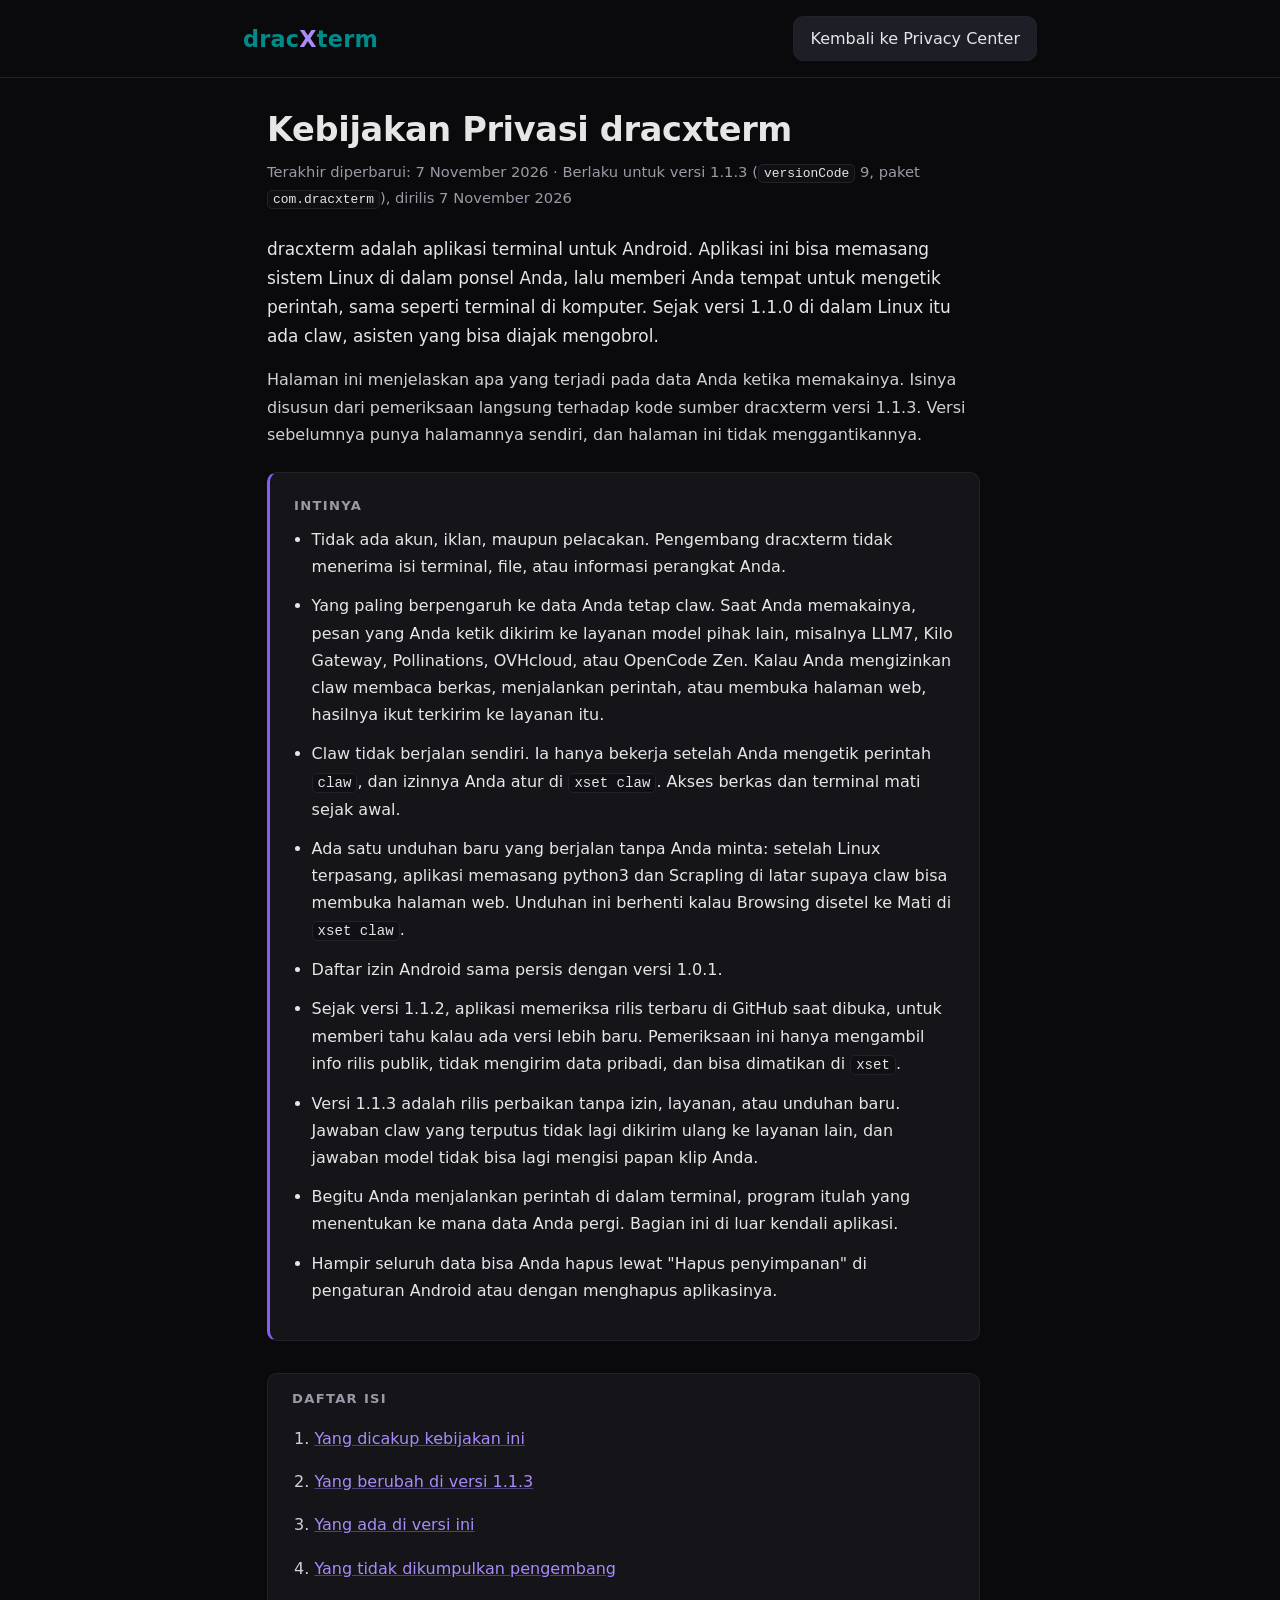
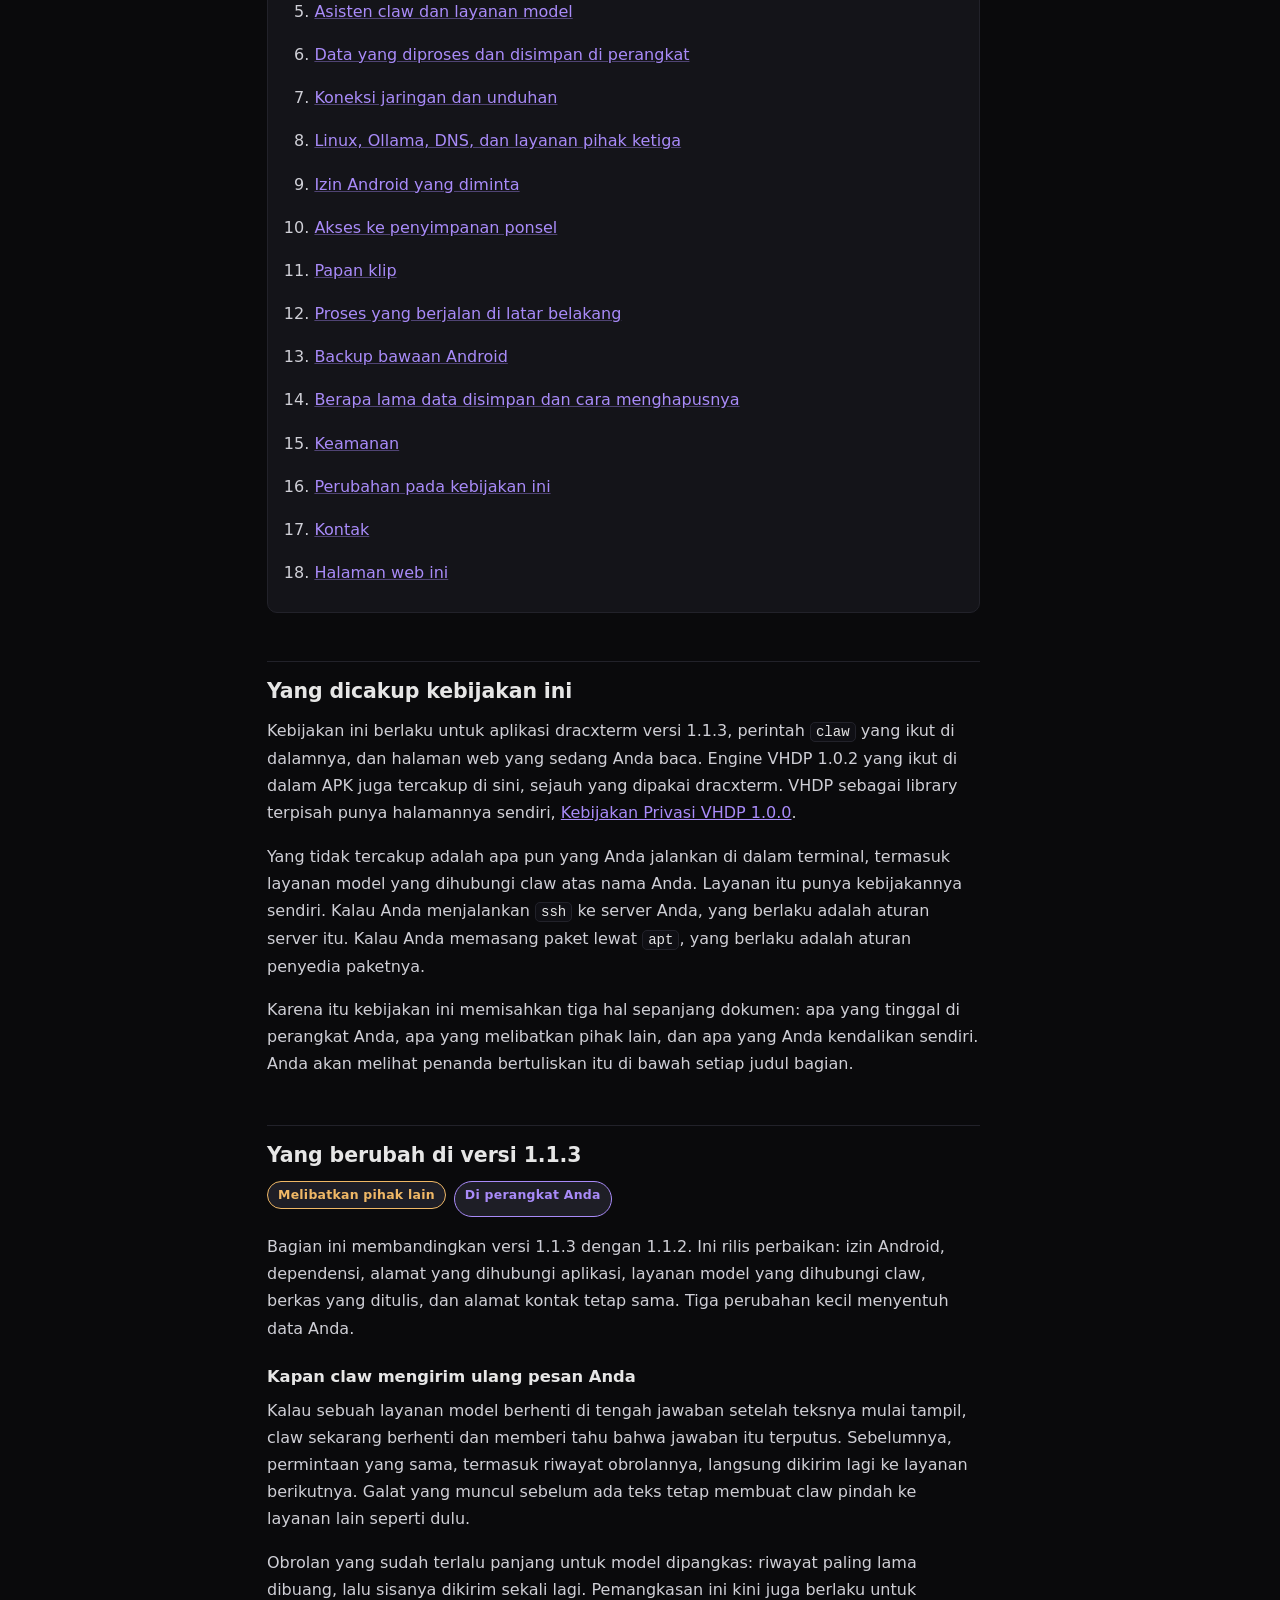
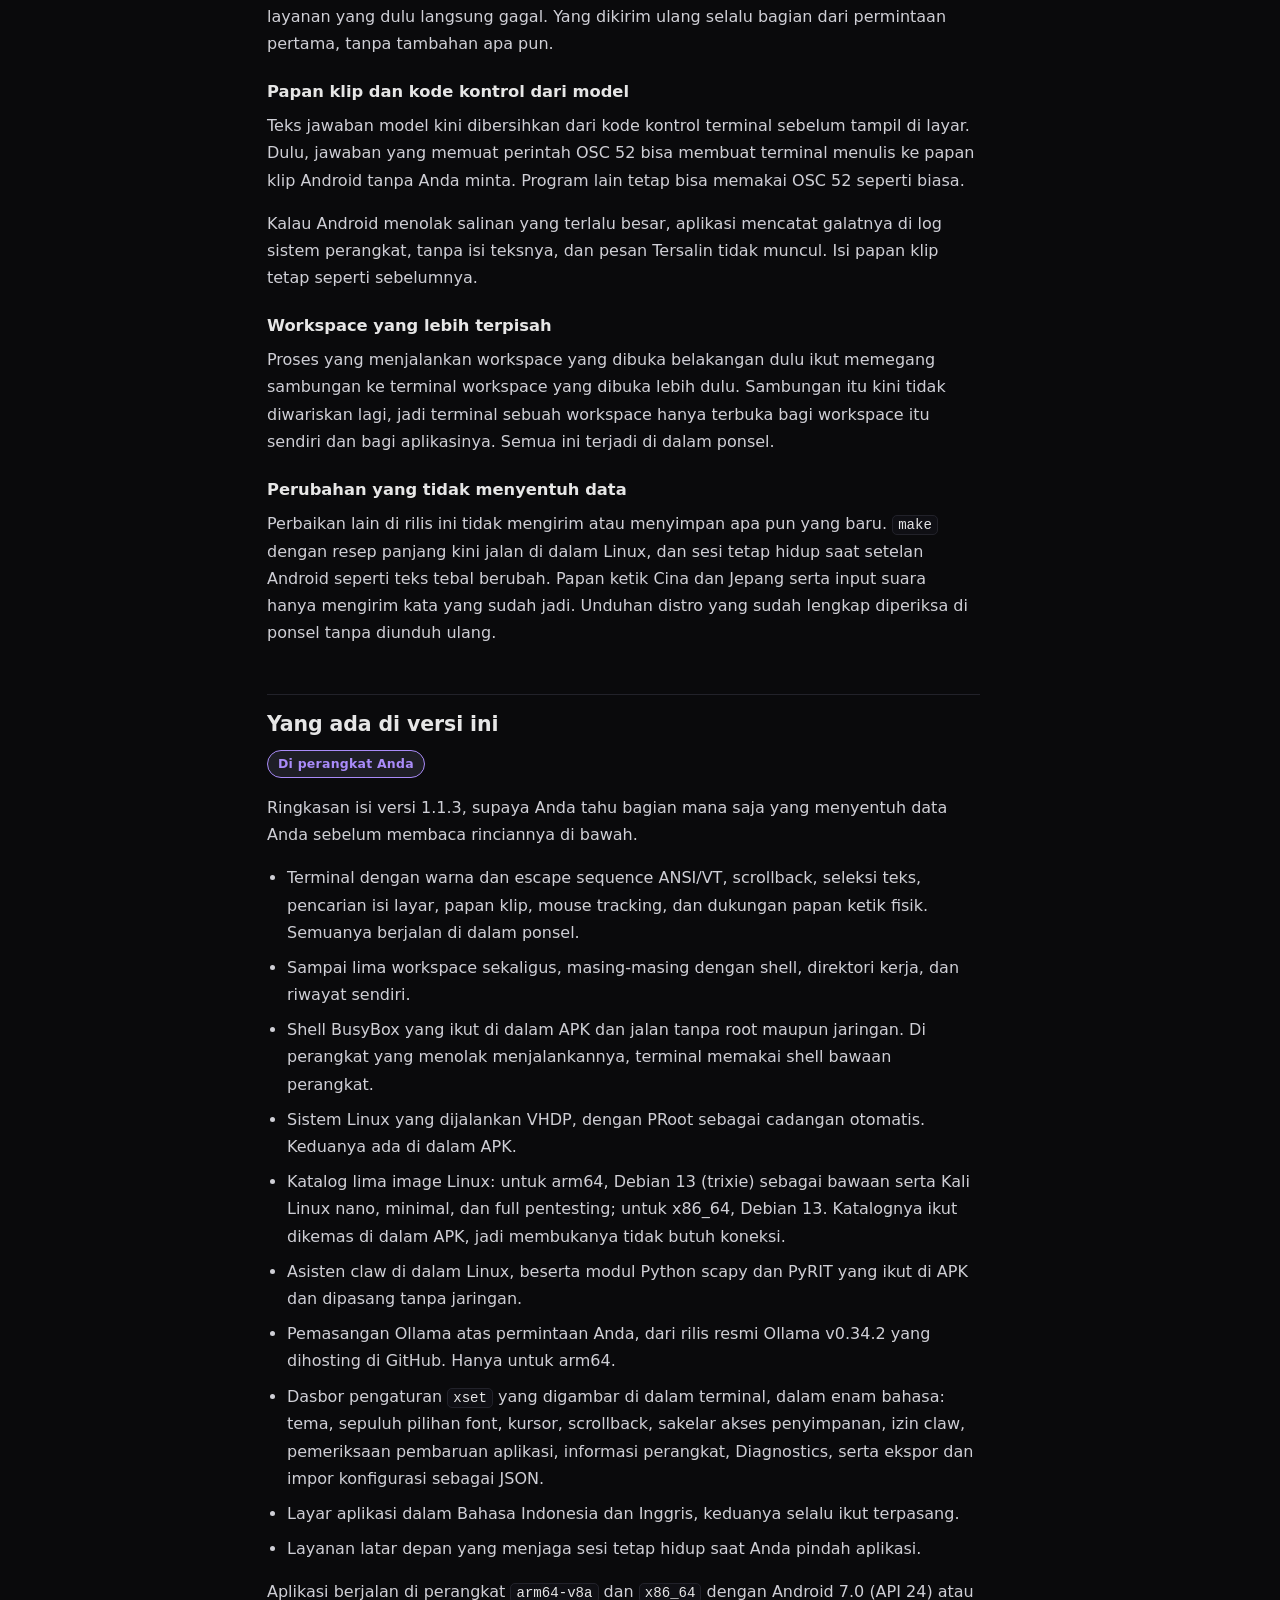
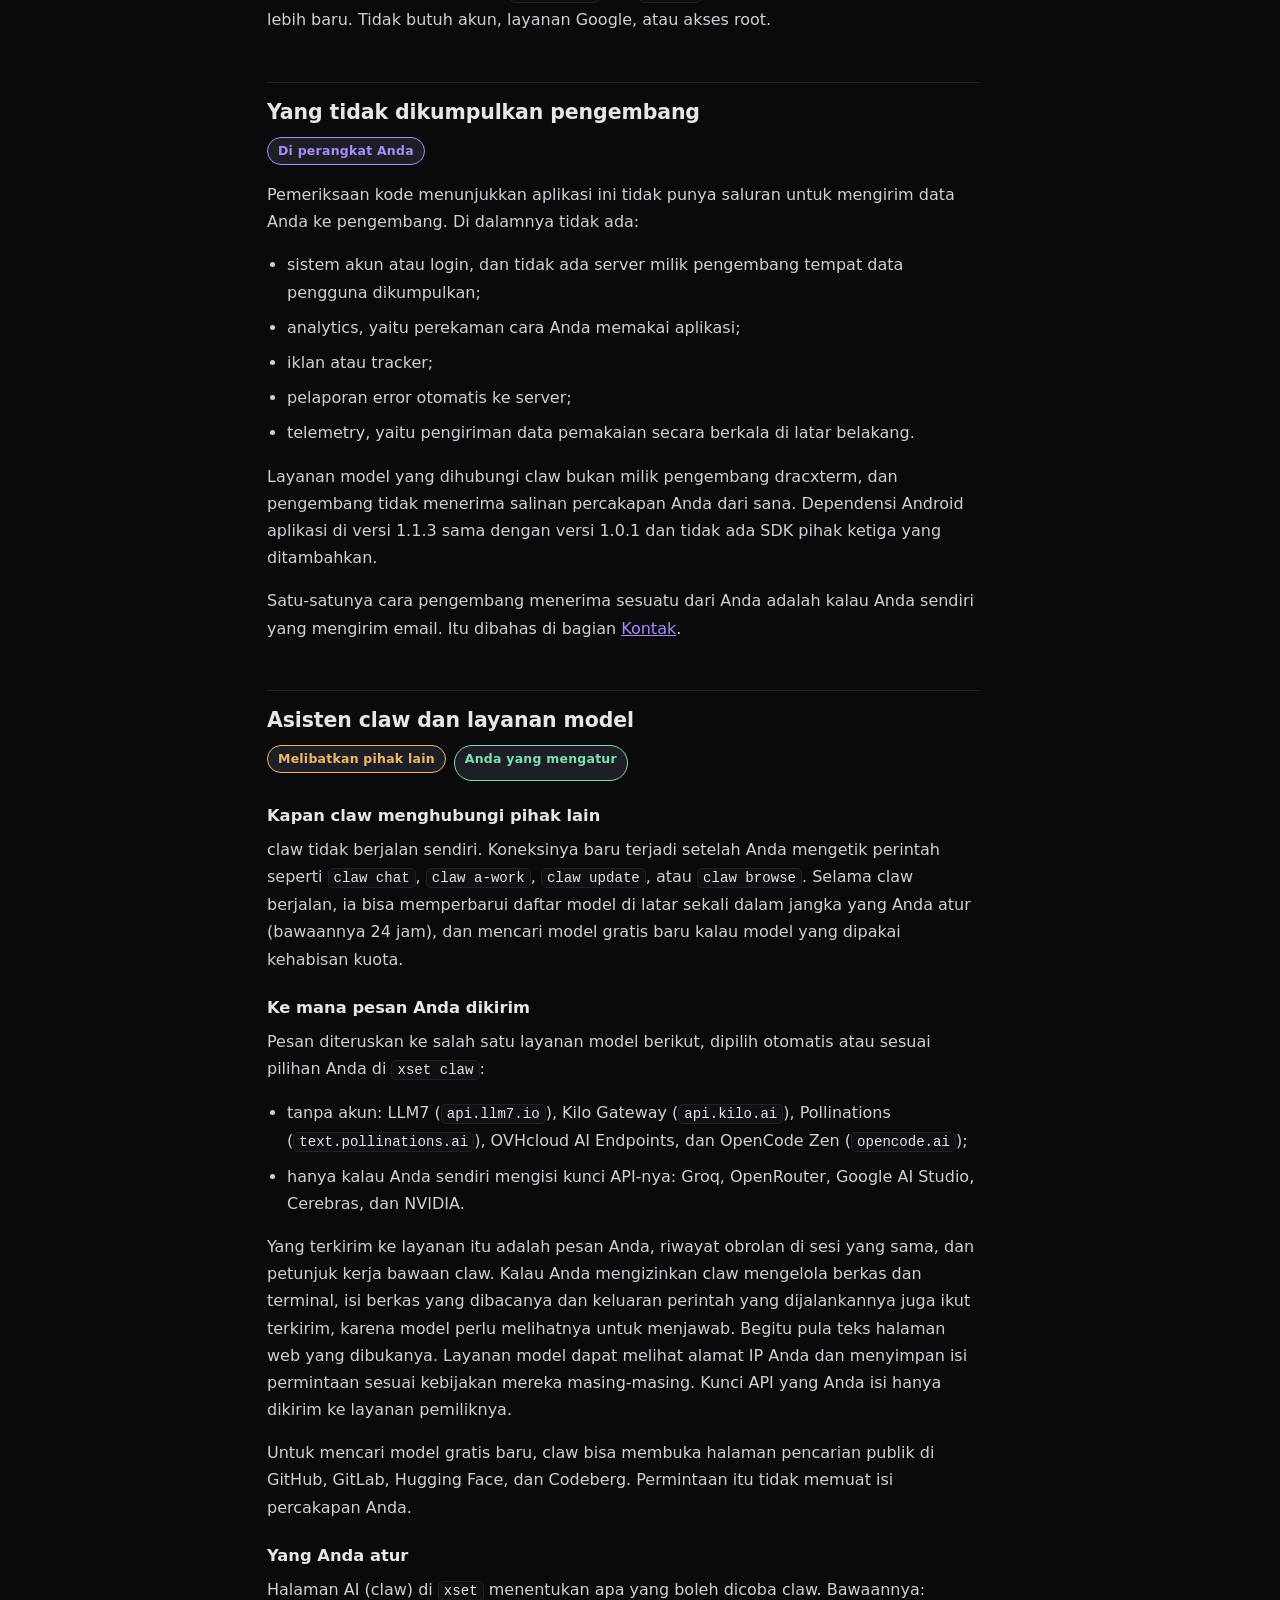
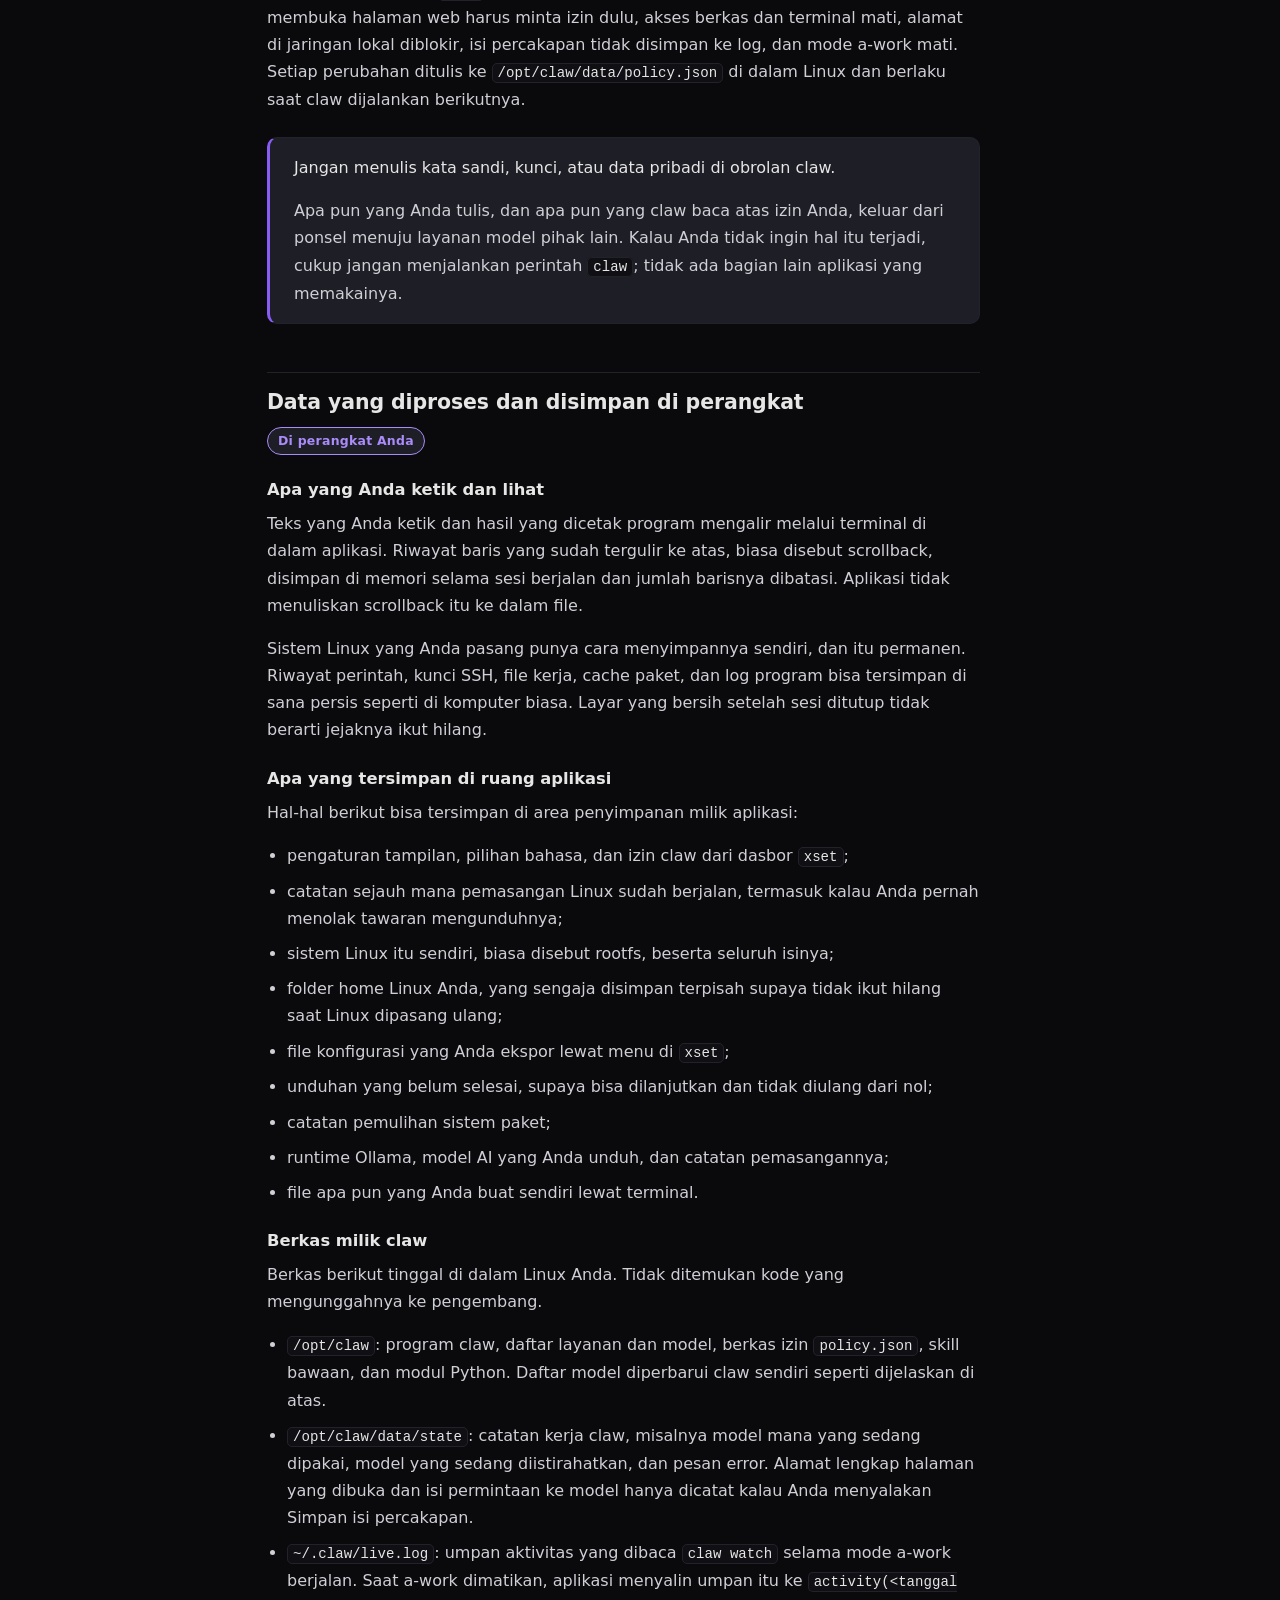
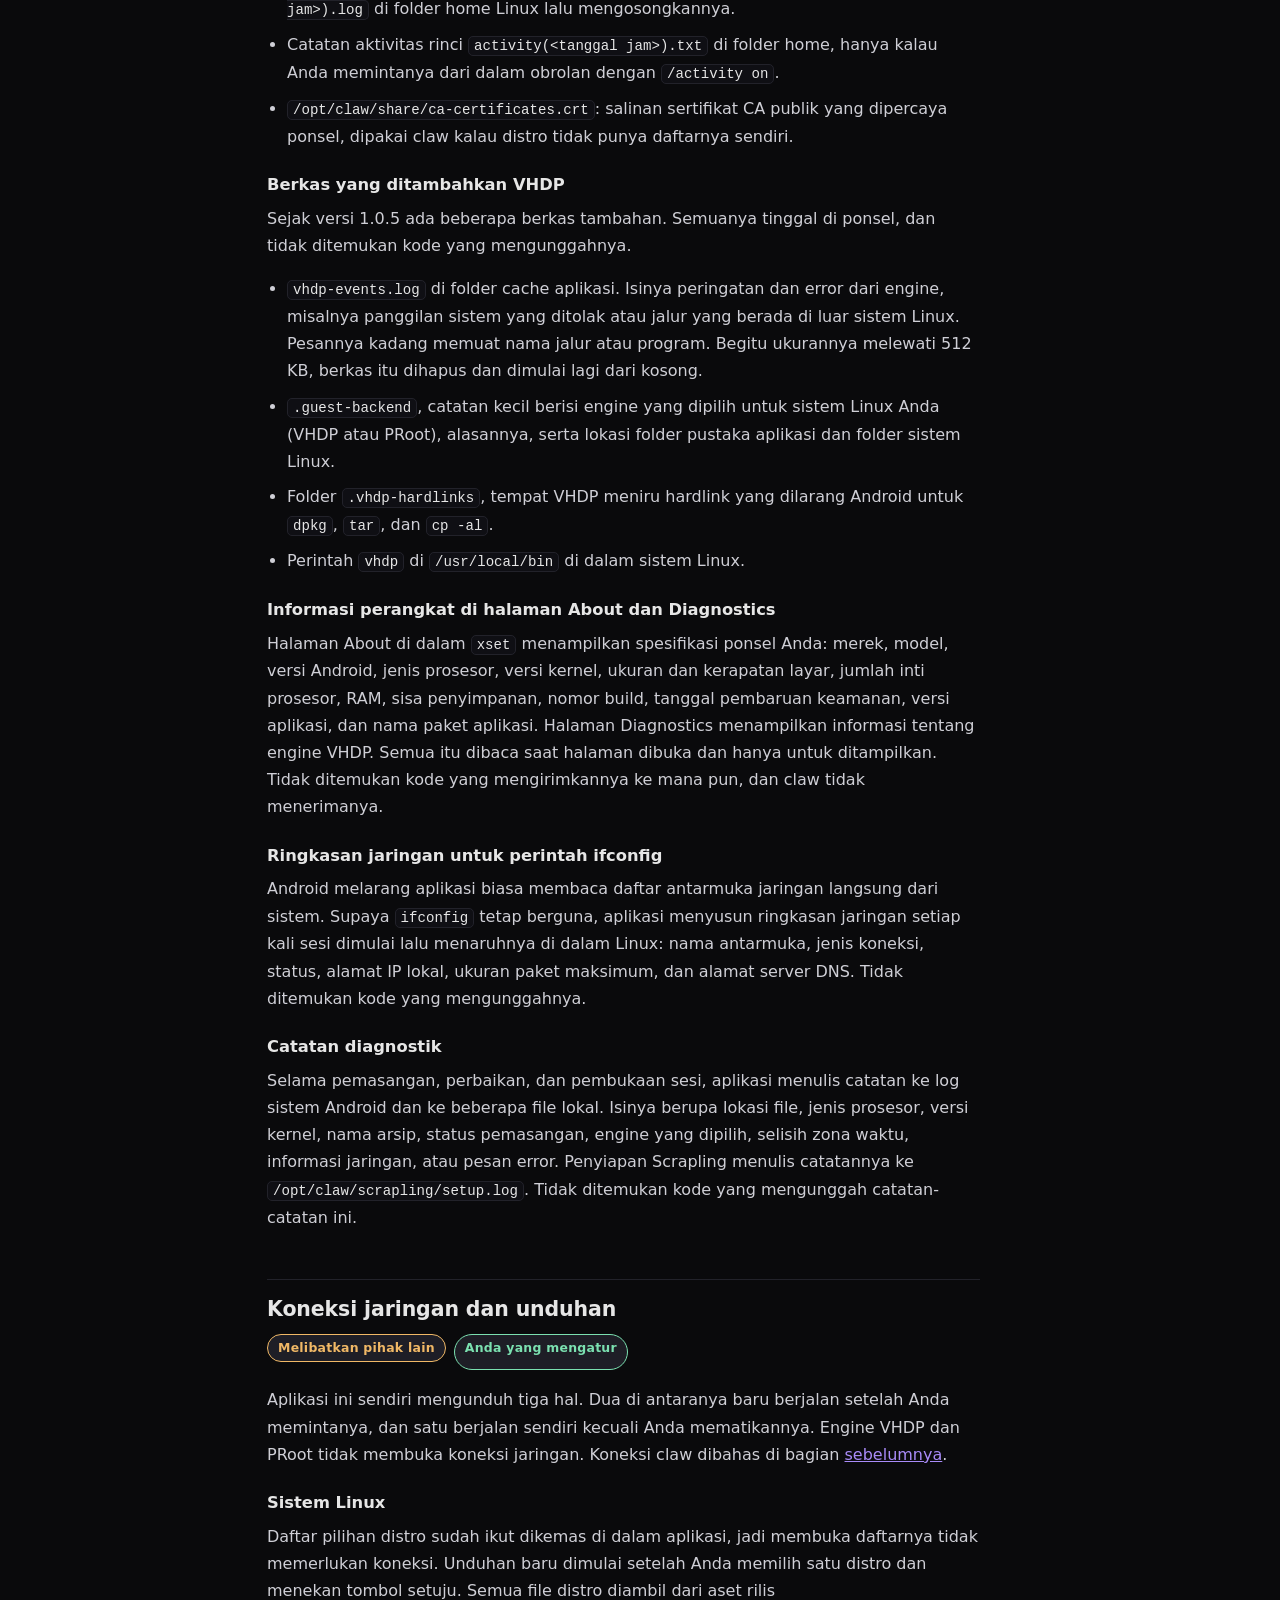
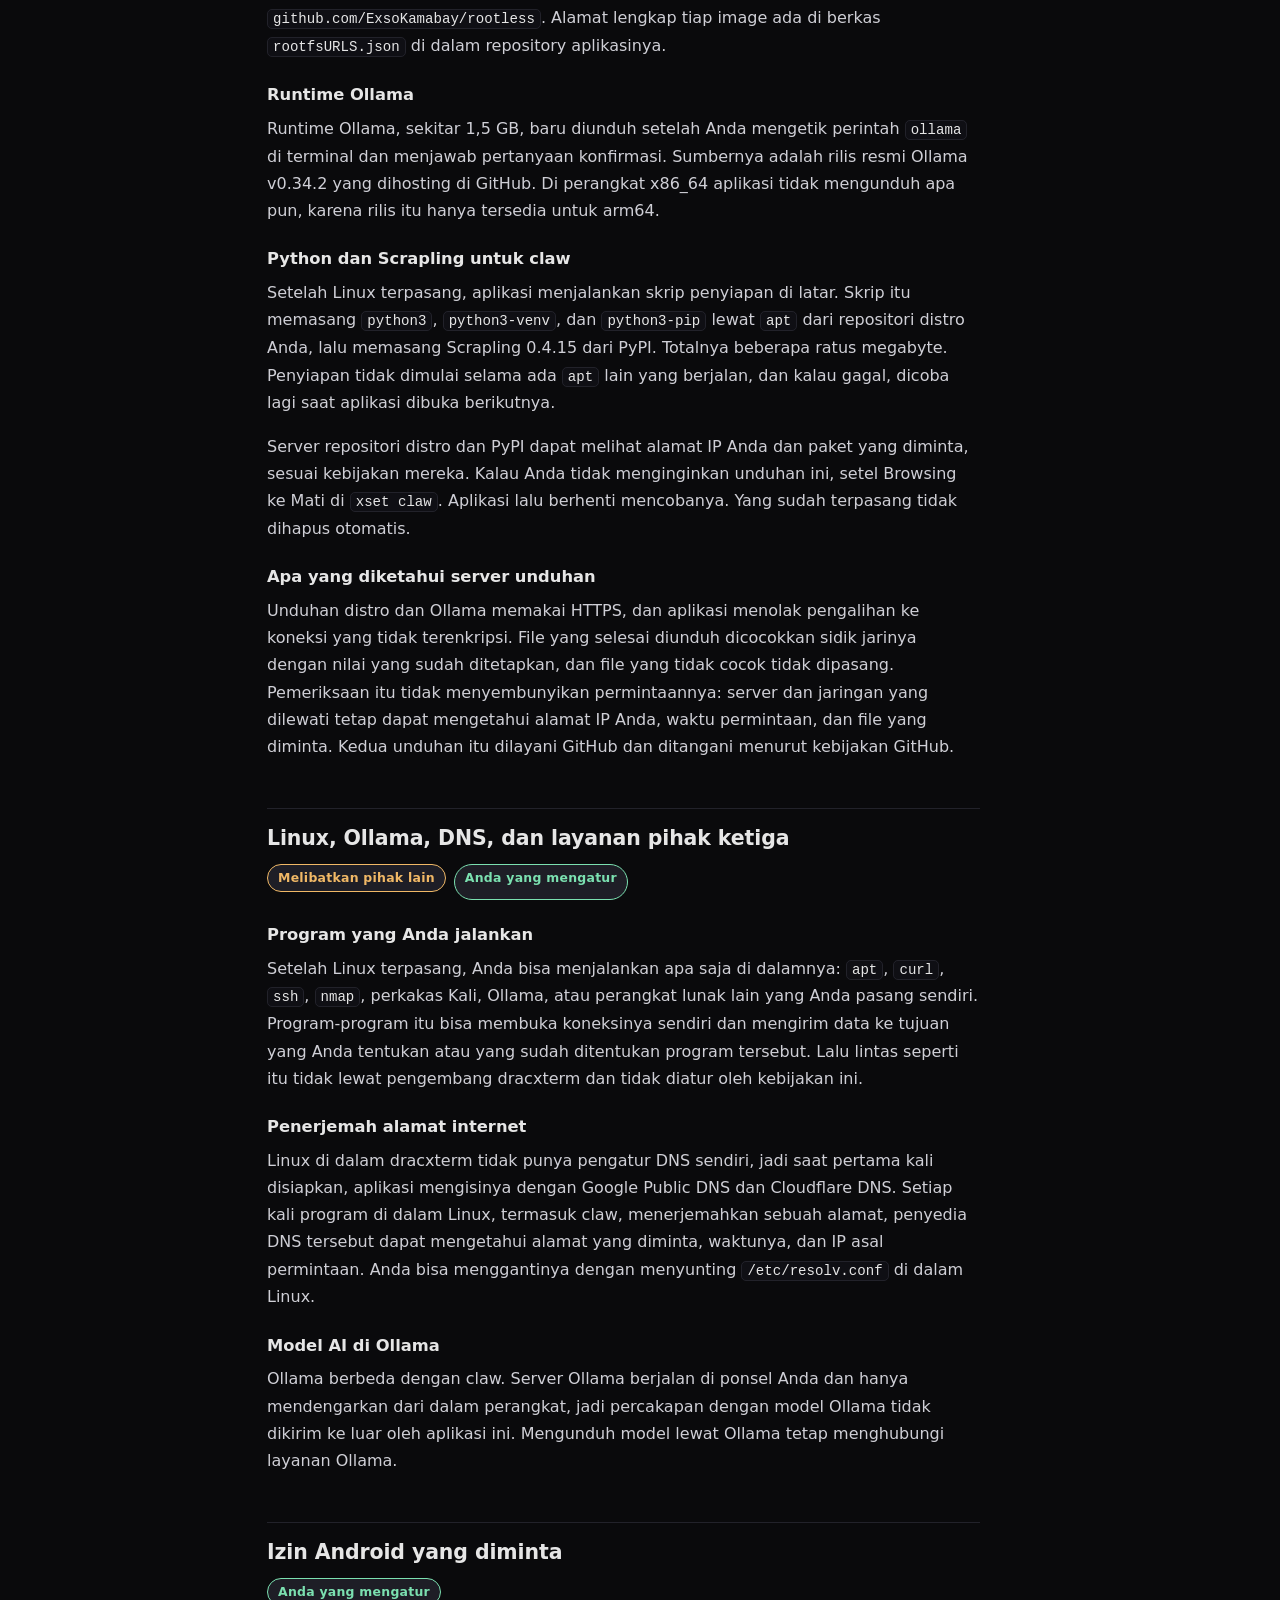
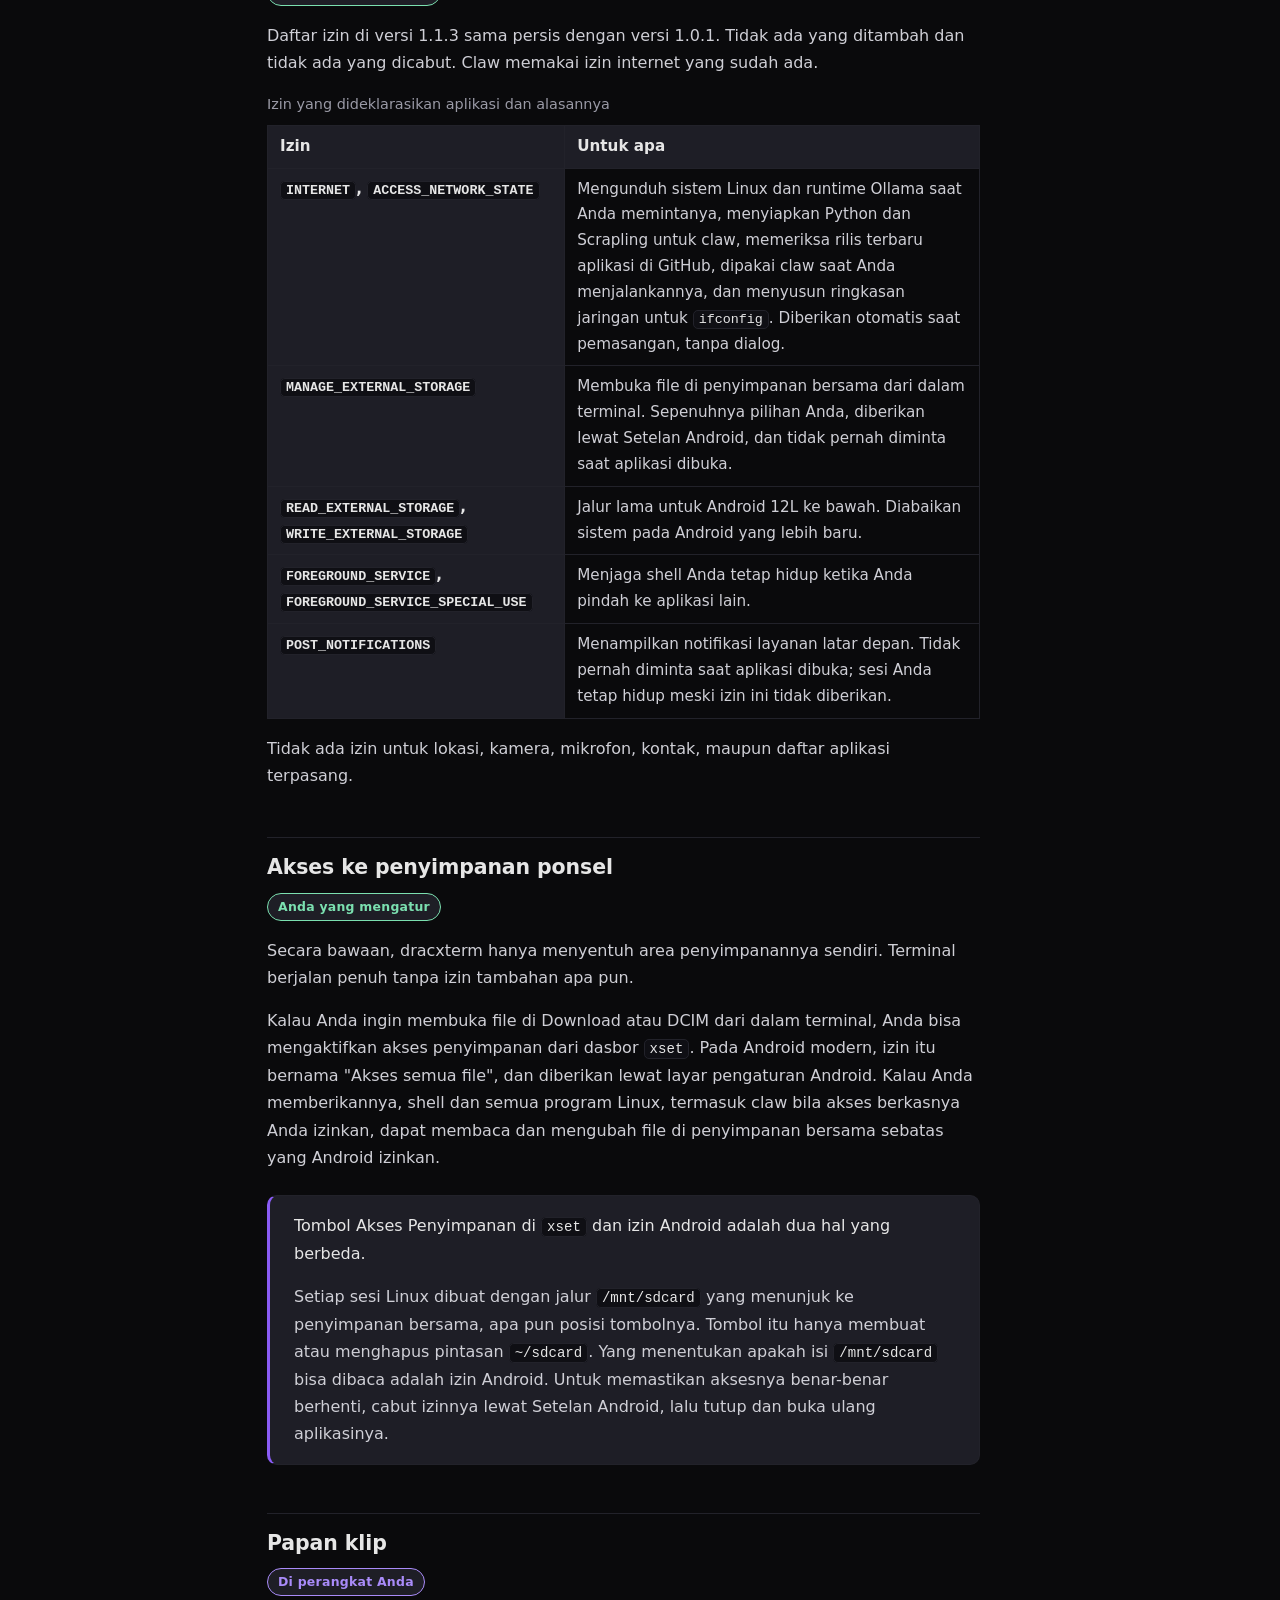
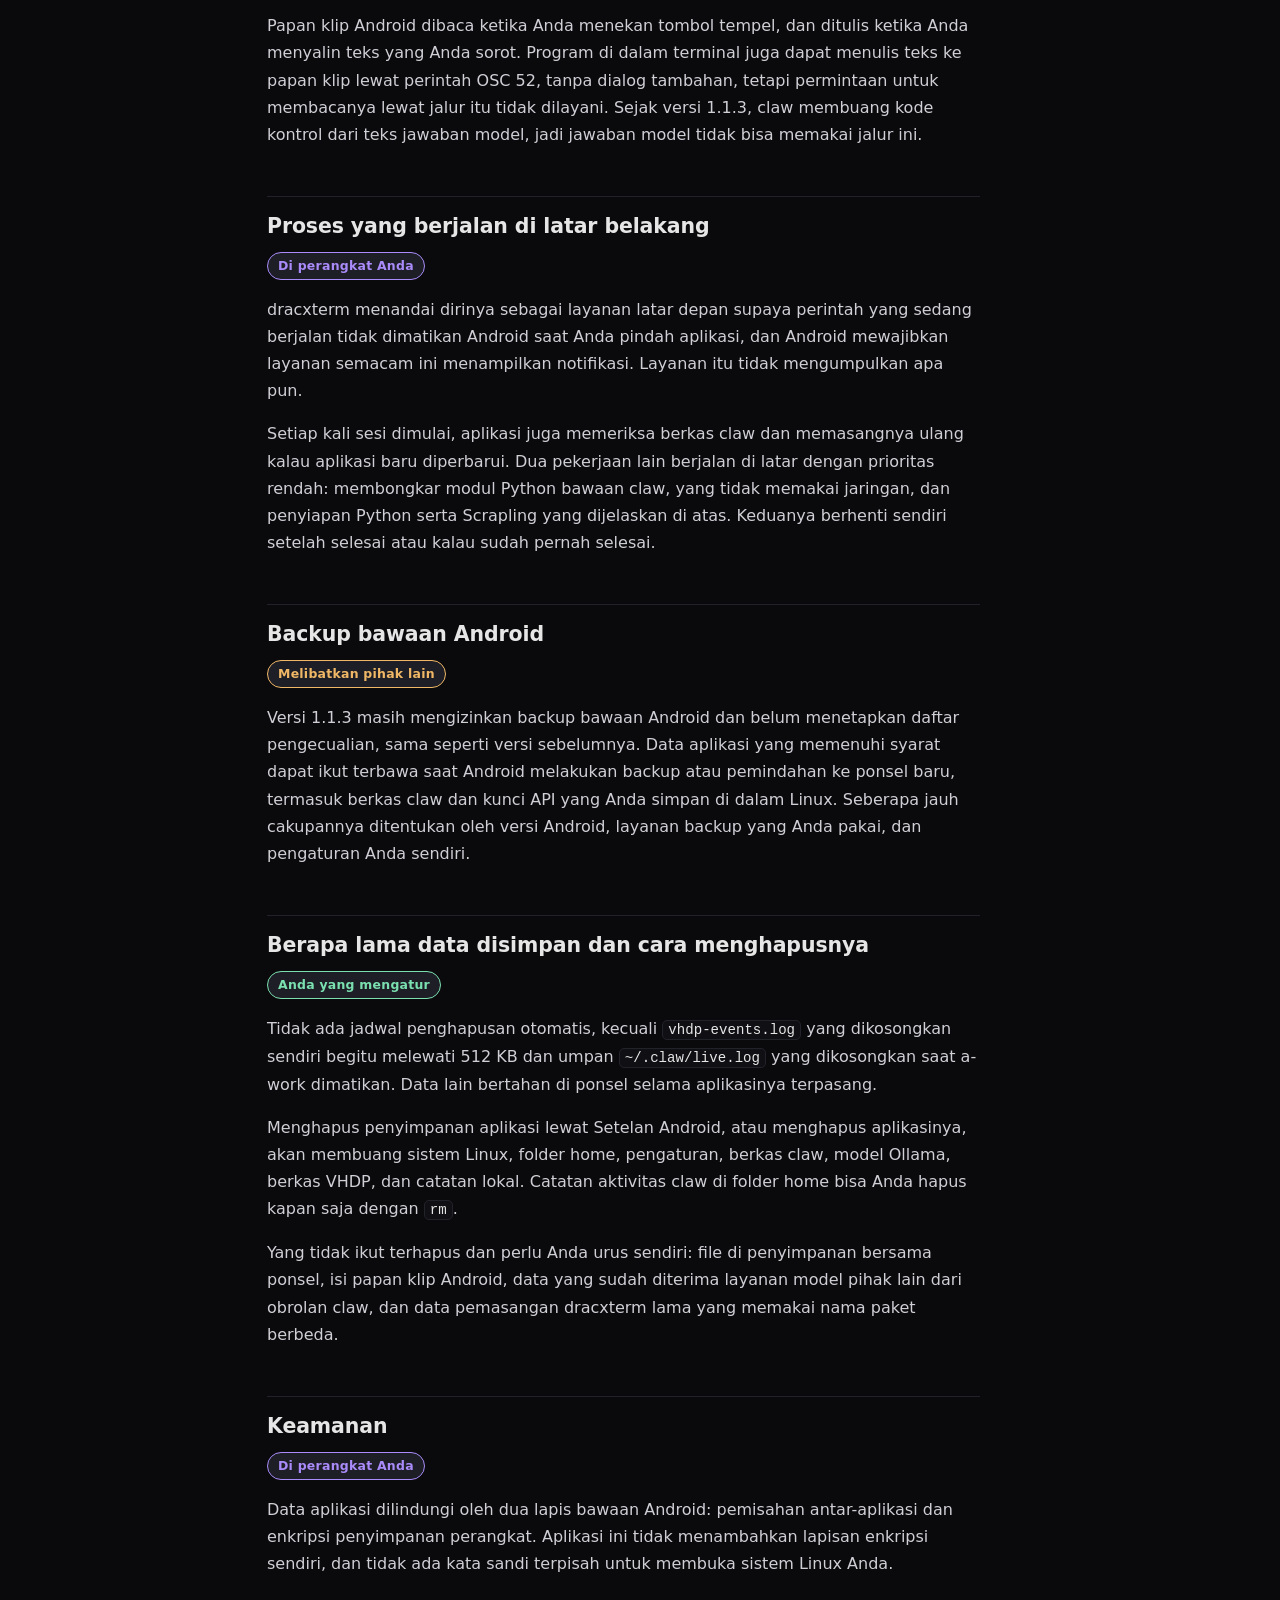
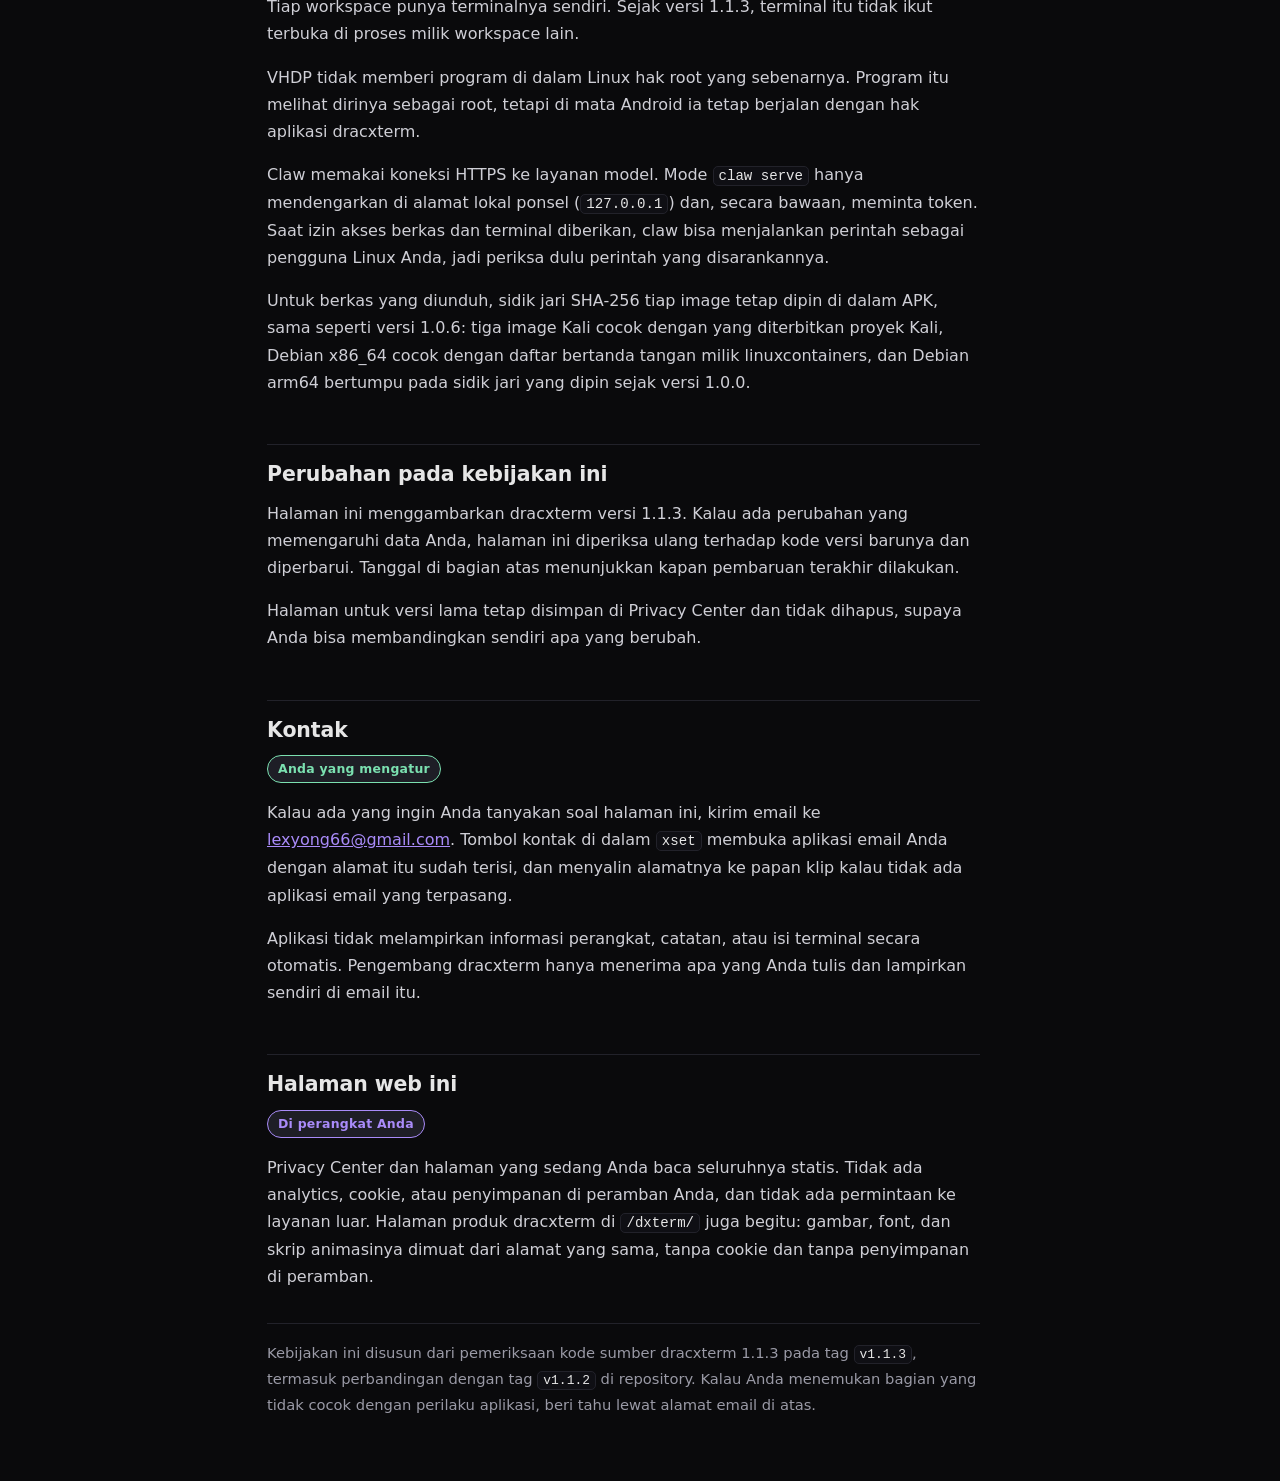
<file: Privacy-Policy/dracxterm/dracxterm-v1.1.3.html>
<!DOCTYPE html>
<html lang="id">
<head>
<meta charset="utf-8">
<meta name="viewport" content="width=device-width, initial-scale=1">
<meta name="description" content="Kebijakan Privasi dracxterm 1.1.3: apa yang berubah dari 1.1.2, apa yang dikirim asisten claw ke layanan model, apa yang tinggal di perangkat Anda, dan kapan pihak lain ikut terlibat.">
<meta name="color-scheme" content="dark">
<link rel="icon" href="data:image/svg+xml,%3Csvg xmlns='http://www.w3.org/2000/svg' viewBox='0 0 16 16'%3E%3Crect width='16' height='16' rx='3' fill='%230A0A0C'/%3E%3Cpath d='M3 5l2.5 3L3 11M7.5 11h5.5' stroke='%238A5CF6' stroke-width='1.6' fill='none' stroke-linecap='round' stroke-linejoin='round'/%3E%3C/svg%3E">
<title>Kebijakan Privasi dracxterm</title>
<style>
  :root {
    --bg: #0A0A0C;
    --surface: #141419;
    --elevated: #1E1E26;
    --text: #E6E6E6;
    --text-2: #CFCFD6;
    --muted: #9A9AA6;
    --accent: #8A5CF6;
    --accent-text: #A98BF9;
    --wordmark: #008B8B;
    --divider: #22222A;
    --amber: #F0B866;
    --mint: #7BE0B0;

    --space-1: 4px;
    --space-2: 8px;
    --space-3: 12px;
    --space-4: 16px;
    --space-5: 24px;
    --space-6: 32px;
    --space-7: 48px;

    --radius: 10px;
    --tap: 44px;
  }

  * { box-sizing: border-box; }

  html { -webkit-text-size-adjust: 100%; }

  body {
    margin: 0;
    background: var(--bg);
    color: var(--text-2);
    font-family: ui-sans-serif, system-ui, -apple-system, "Segoe UI", Roboto, "Helvetica Neue", Arial, sans-serif;
    font-size: 16px;
    line-height: 1.7;
    overflow-wrap: break-word;
  }

  a { color: var(--accent-text); }
  a:hover { color: #C3AEFB; }

  :focus-visible {
    outline: 2px solid var(--accent);
    outline-offset: 2px;
    border-radius: 4px;
  }

  .skip {
    position: absolute;
    left: var(--space-4);
    top: -100px;
    background: var(--elevated);
    color: var(--text);
    border: 1px solid var(--accent);
    border-radius: var(--radius);
    padding: var(--space-3) var(--space-4);
    text-decoration: none;
    z-index: 50;
    transition: top 120ms ease;
  }
  .skip:focus { top: var(--space-4); }

  header.site {
    border-bottom: 1px solid var(--divider);
    padding: var(--space-4) var(--space-5);
  }
  .head-inner {
    max-width: 78ch;
    margin: 0 auto;
    display: flex;
    flex-wrap: wrap;
    align-items: center;
    justify-content: space-between;
    gap: var(--space-3) var(--space-4);
  }
  .wordmark {
    margin: 0;
    font-size: 1.4rem;
    font-weight: 700;
    letter-spacing: 0.01em;
    color: var(--wordmark);
  }
  .wordmark .x { color: var(--accent-text); }

  .doc-nav { margin: 0; }
  .doc-nav a {
    display: inline-flex;
    align-items: center;
    min-height: var(--tap);
    padding: var(--space-2) var(--space-4);
    border: 1px solid var(--divider);
    border-radius: var(--radius);
    background: var(--elevated);
    color: var(--text);
    text-decoration: none;
    font-weight: 500;
  }
  .doc-nav a:hover { border-color: var(--accent); color: #FFFFFF; }

  main.wrap {
    max-width: 78ch;
    margin: 0 auto;
    padding: var(--space-6) var(--space-5) var(--space-7);
  }

  article { max-width: 70ch; }

  h1 {
    color: var(--text);
    font-size: clamp(1.6rem, 1.2rem + 1.7vw, 2.1rem);
    line-height: 1.22;
    letter-spacing: -0.01em;
    margin: 0 0 var(--space-2);
  }
  h2 {
    color: var(--text);
    font-size: 1.28rem;
    line-height: 1.3;
    letter-spacing: -0.005em;
    margin: var(--space-7) 0 var(--space-3);
    padding-top: var(--space-4);
    border-top: 1px solid var(--divider);
    scroll-margin-top: var(--space-4);
  }
  h3 {
    color: var(--text);
    font-size: 1.02rem;
    line-height: 1.4;
    margin: var(--space-5) 0 var(--space-2);
    scroll-margin-top: var(--space-4);
  }

  p { margin: 0 0 var(--space-4); }
  ul, ol { padding-left: 1.25em; margin: 0 0 var(--space-4); }
  li { margin-bottom: var(--space-2); }
  li:last-child { margin-bottom: 0; }

  .doc-meta {
    color: var(--muted);
    font-size: 0.92rem;
    margin-bottom: var(--space-5);
  }

  .lead { color: var(--text); font-size: 1.06rem; }

  /* Ringkasan pembuka */
  .summary {
    background: var(--surface);
    border: 1px solid var(--divider);
    border-left: 3px solid var(--accent);
    border-radius: var(--radius);
    padding: var(--space-5);
    margin: var(--space-5) 0 var(--space-6);
  }
  .summary h2 {
    margin: 0 0 var(--space-3);
    padding-top: 0;
    border-top: 0;
    font-size: 0.82rem;
    letter-spacing: 0.1em;
    text-transform: uppercase;
    color: var(--muted);
  }
  .summary ul { margin: 0; padding-left: 1.1em; }
  .summary li { color: var(--text); margin-bottom: var(--space-3); }

  /* Penanda jenis informasi. Arti dibawa oleh teksnya, bukan warnanya. */
  .tags {
    display: flex;
    flex-wrap: wrap;
    gap: var(--space-2);
    margin: 0 0 var(--space-4);
    padding: 0;
    list-style: none;
  }
  .tag {
    display: inline-block;
    min-width: 0;
    white-space: nowrap;
    padding: 3px 10px;
    border: 1px solid currentColor;
    border-radius: 999px;
    background: var(--elevated);
    font-size: 0.78rem;
    font-weight: 600;
    letter-spacing: 0.02em;
    line-height: 1.6;
  }
  .t-lokal { color: var(--accent-text); }
  .t-luar { color: var(--amber); }
  .t-kontrol { color: var(--mint); }

  .callout {
    background: var(--elevated);
    border: 1px solid var(--divider);
    border-left: 3px solid var(--accent);
    border-radius: var(--radius);
    padding: var(--space-4) var(--space-5);
    margin: var(--space-5) 0;
  }
  .callout > :last-child { margin-bottom: 0; }
  .callout p:first-child { color: var(--text); }

  .toc {
    background: var(--surface);
    border: 1px solid var(--divider);
    border-radius: var(--radius);
    padding: var(--space-4) var(--space-5);
    margin-bottom: var(--space-6);
  }
  .toc h2 {
    margin: 0 0 var(--space-3);
    padding-top: 0;
    border-top: 0;
    font-size: 0.82rem;
    letter-spacing: 0.1em;
    text-transform: uppercase;
    color: var(--muted);
  }
  .toc ol { margin: 0; padding-left: 1.4em; }
  .toc li { margin-bottom: var(--space-1); }
  .toc a {
    display: inline-block;
    max-width: 100%;
    overflow-wrap: anywhere;
    padding: 6px 0;
    text-decoration-color: rgba(169, 139, 249, 0.4);
  }

  .scroll-x { overflow-x: auto; margin: 0 0 var(--space-4); }
  table { width: 100%; border-collapse: collapse; font-size: 0.95rem; }
  caption { text-align: left; color: var(--muted); font-size: 0.9rem; padding-bottom: var(--space-2); }
  th, td {
    border: 1px solid var(--divider);
    padding: var(--space-2) var(--space-3);
    text-align: left;
    vertical-align: top;
  }
  th { color: var(--text); background: var(--elevated); font-weight: 600; }

  code {
    background: #0F0F14;
    border: 1px solid var(--divider);
    border-radius: 5px;
    padding: 1px 5px;
    font-family: ui-monospace, SFMono-Regular, Menlo, Consolas, "Liberation Mono", monospace;
    font-size: 0.88em;
    color: var(--text);
  }

  .sign-off {
    margin-top: var(--space-6);
    padding-top: var(--space-4);
    border-top: 1px solid var(--divider);
    color: var(--muted);
    font-size: 0.92rem;
  }

  @media (max-width: 520px) {
    main.wrap { padding: var(--space-5) var(--space-4) var(--space-6); }
    .summary, .toc, .callout { padding: var(--space-4); }
  }

  /* Penanda dijaga satu baris di lebar normal. Pada lebar ekstrem (zoom tinggi di
     layar kecil) membungkus lebih baik daripada memaksa seluruh halaman menggeser. */
  @media (max-width: 380px) {
    .tag { white-space: normal; overflow-wrap: anywhere; }
  }

  @media (prefers-reduced-motion: reduce) {
    * { animation: none !important; transition: none !important; scroll-behavior: auto !important; }
  }

  @media print {
    body { background: #FFFFFF; color: #1A1A1A; font-size: 10.5pt; line-height: 1.5; }
    header.site, .skip, .doc-nav { display: none; }
    main.wrap { max-width: none; padding: 0; }
    article { max-width: none; }
    h1, h2, h3 { color: #000000; page-break-after: avoid; }
    h1 { font-size: 20pt; }
    h2 { font-size: 13pt; border-top: 1px solid #BBBBBB; margin-top: 22pt; }
    h3 { font-size: 11pt; }
    a { color: #000000; text-decoration: underline; }
    .summary, .toc, .callout { background: #FFFFFF; border: 1px solid #BBBBBB; border-left-width: 3px; page-break-inside: avoid; }
    .summary li, .callout p:first-child, .lead { color: #000000; }
    .tag { border: 1px solid #666666; color: #333333; background: #FFFFFF; }
    .doc-meta, .sign-off, caption { color: #444444; }
    th { background: #EEEEEE; color: #000000; }
    th, td { border: 1px solid #999999; }
    table, .scroll-x { overflow: visible; page-break-inside: avoid; }
    code { background: #FFFFFF; border: 1px solid #BBBBBB; color: #000000; }
    p, li { orphans: 3; widows: 3; }
  }
</style>
</head>

<body>

<a class="skip" href="#doc">Lompat ke isi kebijakan</a>

<header class="site">
  <div class="head-inner">
    <p class="wordmark">drac<span class="x">X</span>term</p>
    <p class="doc-nav"><a href="../../index.html">Kembali ke Privacy Center</a></p>
  </div>
</header>

<main class="wrap" id="doc">
<article data-policy-content>

  <h1>Kebijakan Privasi dracxterm</h1>

  <p class="doc-meta">Terakhir diperbarui: 7 November 2026 &middot; Berlaku untuk versi 1.1.3
  (<code>versionCode</code> 9, paket <code>com.dracxterm</code>), dirilis 7 November 2026</p>

  <p class="lead">dracxterm adalah aplikasi terminal untuk Android. Aplikasi ini bisa memasang
  sistem Linux di dalam ponsel Anda, lalu memberi Anda tempat untuk mengetik perintah, sama seperti
  terminal di komputer. Sejak versi 1.1.0 di dalam Linux itu ada claw, asisten yang bisa diajak
  mengobrol.</p>

  <p>Halaman ini menjelaskan apa yang terjadi pada data Anda ketika memakainya. Isinya disusun dari
  pemeriksaan langsung terhadap kode sumber dracxterm versi 1.1.3. Versi sebelumnya punya halamannya
  sendiri, dan halaman ini tidak menggantikannya.</p>

  <section class="summary" aria-labelledby="intinya">
    <h2 id="intinya">Intinya</h2>
    <ul>
      <li>Tidak ada akun, iklan, maupun pelacakan. Pengembang dracxterm tidak menerima isi terminal,
      file, atau informasi perangkat Anda.</li>
      <li>Yang paling berpengaruh ke data Anda tetap claw. Saat Anda memakainya, pesan yang Anda ketik
      dikirim ke layanan model pihak lain, misalnya LLM7, Kilo Gateway, Pollinations, OVHcloud, atau
      OpenCode Zen. Kalau Anda mengizinkan claw membaca berkas, menjalankan perintah, atau membuka
      halaman web, hasilnya ikut terkirim ke layanan itu.</li>
      <li>Claw tidak berjalan sendiri. Ia hanya bekerja setelah Anda mengetik perintah
      <code>claw</code>, dan izinnya Anda atur di <code>xset claw</code>. Akses berkas dan terminal
      mati sejak awal.</li>
      <li>Ada satu unduhan baru yang berjalan tanpa Anda minta: setelah Linux terpasang, aplikasi
      memasang python3 dan Scrapling di latar supaya claw bisa membuka halaman web. Unduhan ini
      berhenti kalau Browsing disetel ke Mati di <code>xset claw</code>.</li>
      <li>Daftar izin Android sama persis dengan versi 1.0.1.</li>
      <li>Sejak versi 1.1.2, aplikasi memeriksa rilis terbaru di GitHub saat dibuka, untuk memberi tahu kalau ada versi lebih baru. Pemeriksaan ini hanya mengambil info rilis publik, tidak mengirim data pribadi, dan bisa dimatikan di <code>xset</code>.</li>
      <li>Versi 1.1.3 adalah rilis perbaikan tanpa izin, layanan, atau unduhan baru. Jawaban claw
      yang terputus tidak lagi dikirim ulang ke layanan lain, dan jawaban model tidak bisa lagi
      mengisi papan klip Anda.</li>
      <li>Begitu Anda menjalankan perintah di dalam terminal, program itulah yang menentukan ke mana
      data Anda pergi. Bagian ini di luar kendali aplikasi.</li>
      <li>Hampir seluruh data bisa Anda hapus lewat "Hapus penyimpanan" di pengaturan Android atau
      dengan menghapus aplikasinya.</li>
    </ul>
  </section>

  <nav class="toc" aria-labelledby="daftar-isi">
    <h2 id="daftar-isi">Daftar isi</h2>
    <ol>
      <li><a href="#ruang-lingkup">Yang dicakup kebijakan ini</a></li>
      <li><a href="#perubahan-113">Yang berubah di versi 1.1.3</a></li>
      <li><a href="#isi-versi">Yang ada di versi ini</a></li>
      <li><a href="#tidak-dikumpulkan">Yang tidak dikumpulkan pengembang</a></li>
      <li><a href="#claw">Asisten claw dan layanan model</a></li>
      <li><a href="#di-perangkat">Data yang diproses dan disimpan di perangkat</a></li>
      <li><a href="#jaringan">Koneksi jaringan dan unduhan</a></li>
      <li><a href="#pihak-ketiga">Linux, Ollama, DNS, dan layanan pihak ketiga</a></li>
      <li><a href="#izin">Izin Android yang diminta</a></li>
      <li><a href="#penyimpanan">Akses ke penyimpanan ponsel</a></li>
      <li><a href="#clipboard">Papan klip</a></li>
      <li><a href="#background">Proses yang berjalan di latar belakang</a></li>
      <li><a href="#backup">Backup bawaan Android</a></li>
      <li><a href="#hapus">Berapa lama data disimpan dan cara menghapusnya</a></li>
      <li><a href="#keamanan">Keamanan</a></li>
      <li><a href="#perubahan">Perubahan pada kebijakan ini</a></li>
      <li><a href="#kontak">Kontak</a></li>
      <li><a href="#situs">Halaman web ini</a></li>
    </ol>
  </nav>

  <h2 id="ruang-lingkup">Yang dicakup kebijakan ini</h2>

  <p>Kebijakan ini berlaku untuk aplikasi dracxterm versi 1.1.3, perintah <code>claw</code> yang
  ikut di dalamnya, dan halaman web yang sedang Anda baca. Engine VHDP 1.0.2 yang ikut di dalam APK
  juga tercakup di sini, sejauh yang dipakai dracxterm. VHDP sebagai library terpisah punya halamannya
  sendiri, <a href="https://exsokamabay.github.io/Privacy-Policy/vhdp/vhdp-v1.0.0.html">Kebijakan
  Privasi VHDP 1.0.0</a>.</p>

  <p>Yang tidak tercakup adalah apa pun yang Anda jalankan di dalam terminal, termasuk layanan model
  yang dihubungi claw atas nama Anda. Layanan itu punya kebijakannya sendiri. Kalau Anda menjalankan
  <code>ssh</code> ke server Anda, yang berlaku adalah aturan server itu. Kalau Anda memasang paket
  lewat <code>apt</code>, yang berlaku adalah aturan penyedia paketnya.</p>

  <p>Karena itu kebijakan ini memisahkan tiga hal sepanjang dokumen: apa yang tinggal di perangkat
  Anda, apa yang melibatkan pihak lain, dan apa yang Anda kendalikan sendiri. Anda akan melihat
  penanda bertuliskan itu di bawah setiap judul bagian.</p>

  <h2 id="perubahan-113">Yang berubah di versi 1.1.3</h2>

  <ul class="tags">
    <li class="tag t-luar">Melibatkan pihak lain</li>
    <li class="tag t-lokal">Di perangkat Anda</li>
  </ul>

  <p>Bagian ini membandingkan versi 1.1.3 dengan 1.1.2. Ini rilis perbaikan: izin Android,
  dependensi, alamat yang dihubungi aplikasi, layanan model yang dihubungi claw, berkas yang
  ditulis, dan alamat kontak tetap sama. Tiga perubahan kecil menyentuh data Anda.</p>

  <h3>Kapan claw mengirim ulang pesan Anda</h3>

  <p>Kalau sebuah layanan model berhenti di tengah jawaban setelah teksnya mulai tampil, claw
  sekarang berhenti dan memberi tahu bahwa jawaban itu terputus. Sebelumnya, permintaan yang sama,
  termasuk riwayat obrolannya, langsung dikirim lagi ke layanan berikutnya. Galat yang muncul
  sebelum ada teks tetap membuat claw pindah ke layanan lain seperti dulu.</p>

  <p>Obrolan yang sudah terlalu panjang untuk model dipangkas: riwayat paling lama dibuang, lalu
  sisanya dikirim sekali lagi. Pemangkasan ini kini juga berlaku untuk layanan yang dulu langsung
  gagal. Yang dikirim ulang selalu bagian dari permintaan pertama, tanpa tambahan apa pun.</p>

  <h3>Papan klip dan kode kontrol dari model</h3>

  <p>Teks jawaban model kini dibersihkan dari kode kontrol terminal sebelum tampil di layar. Dulu,
  jawaban yang memuat perintah OSC 52 bisa membuat terminal menulis ke papan klip Android tanpa
  Anda minta. Program lain tetap bisa memakai OSC 52 seperti biasa.</p>

  <p>Kalau Android menolak salinan yang terlalu besar, aplikasi mencatat galatnya di log sistem
  perangkat, tanpa isi teksnya, dan pesan Tersalin tidak muncul. Isi papan klip tetap seperti
  sebelumnya.</p>

  <h3>Workspace yang lebih terpisah</h3>

  <p>Proses yang menjalankan workspace yang dibuka belakangan dulu ikut memegang sambungan ke
  terminal workspace yang dibuka lebih dulu. Sambungan itu kini tidak diwariskan lagi, jadi
  terminal sebuah workspace hanya terbuka bagi workspace itu sendiri dan bagi aplikasinya. Semua
  ini terjadi di dalam ponsel.</p>

  <h3>Perubahan yang tidak menyentuh data</h3>

  <p>Perbaikan lain di rilis ini tidak mengirim atau menyimpan apa pun yang baru. <code>make</code>
  dengan resep panjang kini jalan di dalam Linux, dan sesi tetap hidup saat setelan Android seperti
  teks tebal berubah. Papan ketik Cina dan Jepang serta input suara hanya mengirim kata yang sudah
  jadi. Unduhan distro yang sudah lengkap diperiksa di ponsel tanpa diunduh ulang.</p>

  <h2 id="isi-versi">Yang ada di versi ini</h2>

  <ul class="tags">
    <li class="tag t-lokal">Di perangkat Anda</li>
  </ul>

  <p>Ringkasan isi versi 1.1.3, supaya Anda tahu bagian mana saja yang menyentuh data Anda sebelum
  membaca rinciannya di bawah.</p>

  <ul>
    <li>Terminal dengan warna dan escape sequence ANSI/VT, scrollback, seleksi teks, pencarian isi
    layar, papan klip, mouse tracking, dan dukungan papan ketik fisik. Semuanya berjalan di dalam
    ponsel.</li>
    <li>Sampai lima workspace sekaligus, masing-masing dengan shell, direktori kerja, dan riwayat
    sendiri.</li>
    <li>Shell BusyBox yang ikut di dalam APK dan jalan tanpa root maupun jaringan. Di perangkat
    yang menolak menjalankannya, terminal memakai shell bawaan perangkat.</li>
    <li>Sistem Linux yang dijalankan VHDP, dengan PRoot sebagai cadangan otomatis. Keduanya ada di
    dalam APK.</li>
    <li>Katalog lima image Linux: untuk arm64, Debian 13 (trixie) sebagai bawaan serta Kali Linux
    nano, minimal, dan full pentesting; untuk x86_64, Debian 13. Katalognya ikut dikemas di dalam
    APK, jadi membukanya tidak butuh koneksi.</li>
    <li>Asisten claw di dalam Linux, beserta modul Python scapy dan PyRIT yang ikut di APK dan
    dipasang tanpa jaringan.</li>
    <li>Pemasangan Ollama atas permintaan Anda, dari rilis resmi Ollama v0.34.2 yang dihosting
    di GitHub. Hanya untuk arm64.</li>
    <li>Dasbor pengaturan <code>xset</code> yang digambar di dalam terminal, dalam enam bahasa:
    tema, sepuluh pilihan font, kursor, scrollback, sakelar akses penyimpanan, izin claw,
    pemeriksaan pembaruan aplikasi, informasi perangkat, Diagnostics, serta ekspor dan impor
    konfigurasi sebagai JSON.</li>
    <li>Layar aplikasi dalam Bahasa Indonesia dan Inggris, keduanya selalu ikut terpasang.</li>
    <li>Layanan latar depan yang menjaga sesi tetap hidup saat Anda pindah aplikasi.</li>
  </ul>

  <p>Aplikasi berjalan di perangkat <code>arm64-v8a</code> dan <code>x86_64</code> dengan Android
  7.0 (API 24) atau lebih baru. Tidak butuh akun, layanan Google, atau akses root.</p>

  <h2 id="tidak-dikumpulkan">Yang tidak dikumpulkan pengembang</h2>

  <ul class="tags">
    <li class="tag t-lokal">Di perangkat Anda</li>
  </ul>

  <p>Pemeriksaan kode menunjukkan aplikasi ini tidak punya saluran untuk mengirim data Anda ke
  pengembang. Di dalamnya tidak ada:</p>

  <ul>
    <li>sistem akun atau login, dan tidak ada server milik pengembang tempat data pengguna
    dikumpulkan;</li>
    <li>analytics, yaitu perekaman cara Anda memakai aplikasi;</li>
    <li>iklan atau tracker;</li>
    <li>pelaporan error otomatis ke server;</li>
    <li>telemetry, yaitu pengiriman data pemakaian secara berkala di latar belakang.</li>
  </ul>

  <p>Layanan model yang dihubungi claw bukan milik pengembang dracxterm, dan pengembang tidak
  menerima salinan percakapan Anda dari sana. Dependensi Android aplikasi di versi 1.1.3 sama dengan
  versi 1.0.1 dan tidak ada SDK pihak ketiga yang ditambahkan.</p>

  <p>Satu-satunya cara pengembang menerima sesuatu dari Anda adalah kalau Anda sendiri yang
  mengirim email. Itu dibahas di bagian <a href="#kontak">Kontak</a>.</p>

  <h2 id="claw">Asisten claw dan layanan model</h2>

  <ul class="tags">
    <li class="tag t-luar">Melibatkan pihak lain</li>
    <li class="tag t-kontrol">Anda yang mengatur</li>
  </ul>

  <h3>Kapan claw menghubungi pihak lain</h3>

  <p>claw tidak berjalan sendiri. Koneksinya baru terjadi setelah Anda mengetik perintah seperti
  <code>claw chat</code>, <code>claw a-work</code>, <code>claw update</code>, atau
  <code>claw browse</code>. Selama claw berjalan, ia bisa memperbarui daftar model di latar sekali
  dalam jangka yang Anda atur (bawaannya 24 jam), dan mencari model gratis baru kalau model yang
  dipakai kehabisan kuota.</p>

  <h3>Ke mana pesan Anda dikirim</h3>

  <p>Pesan diteruskan ke salah satu layanan model berikut, dipilih otomatis atau sesuai pilihan
  Anda di <code>xset claw</code>:</p>

  <ul>
    <li>tanpa akun: LLM7 (<code>api.llm7.io</code>), Kilo Gateway (<code>api.kilo.ai</code>),
    Pollinations (<code>text.pollinations.ai</code>), OVHcloud AI Endpoints, dan OpenCode Zen
    (<code>opencode.ai</code>);</li>
    <li>hanya kalau Anda sendiri mengisi kunci API-nya: Groq, OpenRouter, Google AI Studio,
    Cerebras, dan NVIDIA.</li>
  </ul>

  <p>Yang terkirim ke layanan itu adalah pesan Anda, riwayat obrolan di sesi yang sama, dan
  petunjuk kerja bawaan claw. Kalau Anda mengizinkan claw mengelola berkas dan terminal, isi berkas
  yang dibacanya dan keluaran perintah yang dijalankannya juga ikut terkirim, karena model perlu
  melihatnya untuk menjawab. Begitu pula teks halaman web yang dibukanya. Layanan model dapat
  melihat alamat IP Anda dan menyimpan isi permintaan sesuai kebijakan mereka masing-masing.
  Kunci API yang Anda isi hanya dikirim ke layanan pemiliknya.</p>

  <p>Untuk mencari model gratis baru, claw bisa membuka halaman pencarian publik di GitHub, GitLab,
  Hugging Face, dan Codeberg. Permintaan itu tidak memuat isi percakapan Anda.</p>

  <h3>Yang Anda atur</h3>

  <p>Halaman AI (claw) di <code>xset</code> menentukan apa yang boleh dicoba claw. Bawaannya:
  membuka halaman web harus minta izin dulu, akses berkas dan terminal mati, alamat di jaringan
  lokal diblokir, isi percakapan tidak disimpan ke log, dan mode a-work mati. Setiap perubahan
  ditulis ke <code>/opt/claw/data/policy.json</code> di dalam Linux dan berlaku saat claw dijalankan
  berikutnya.</p>

  <div class="callout">
    <p>Jangan menulis kata sandi, kunci, atau data pribadi di obrolan claw.</p>
    <p>Apa pun yang Anda tulis, dan apa pun yang claw baca atas izin Anda, keluar dari ponsel menuju
    layanan model pihak lain. Kalau Anda tidak ingin hal itu terjadi, cukup jangan menjalankan
    perintah <code>claw</code>; tidak ada bagian lain aplikasi yang memakainya.</p>
  </div>

  <h2 id="di-perangkat">Data yang diproses dan disimpan di perangkat</h2>

  <ul class="tags">
    <li class="tag t-lokal">Di perangkat Anda</li>
  </ul>

  <h3>Apa yang Anda ketik dan lihat</h3>

  <p>Teks yang Anda ketik dan hasil yang dicetak program mengalir melalui terminal di dalam
  aplikasi. Riwayat baris yang sudah tergulir ke atas, biasa disebut scrollback, disimpan di memori
  selama sesi berjalan dan jumlah barisnya dibatasi. Aplikasi tidak menuliskan scrollback itu ke
  dalam file.</p>

  <p>Sistem Linux yang Anda pasang punya cara menyimpannya sendiri, dan itu permanen. Riwayat
  perintah, kunci SSH, file kerja, cache paket, dan log program bisa tersimpan di sana persis seperti
  di komputer biasa. Layar yang bersih setelah sesi ditutup tidak berarti jejaknya ikut hilang.</p>

  <h3>Apa yang tersimpan di ruang aplikasi</h3>

  <p>Hal-hal berikut bisa tersimpan di area penyimpanan milik aplikasi:</p>

  <ul>
    <li>pengaturan tampilan, pilihan bahasa, dan izin claw dari dasbor <code>xset</code>;</li>
    <li>catatan sejauh mana pemasangan Linux sudah berjalan, termasuk kalau Anda pernah menolak
    tawaran mengunduhnya;</li>
    <li>sistem Linux itu sendiri, biasa disebut rootfs, beserta seluruh isinya;</li>
    <li>folder home Linux Anda, yang sengaja disimpan terpisah supaya tidak ikut hilang saat Linux
    dipasang ulang;</li>
    <li>file konfigurasi yang Anda ekspor lewat menu di <code>xset</code>;</li>
    <li>unduhan yang belum selesai, supaya bisa dilanjutkan dan tidak diulang dari nol;</li>
    <li>catatan pemulihan sistem paket;</li>
    <li>runtime Ollama, model AI yang Anda unduh, dan catatan pemasangannya;</li>
    <li>file apa pun yang Anda buat sendiri lewat terminal.</li>
  </ul>

  <h3>Berkas milik claw</h3>

  <p>Berkas berikut tinggal di dalam Linux Anda. Tidak ditemukan kode yang mengunggahnya ke
  pengembang.</p>

  <ul>
    <li><code>/opt/claw</code>: program claw, daftar layanan dan model, berkas izin
    <code>policy.json</code>, skill bawaan, dan modul Python. Daftar model diperbarui claw sendiri
    seperti dijelaskan di atas.</li>
    <li><code>/opt/claw/data/state</code>: catatan kerja claw, misalnya model mana yang sedang
    dipakai, model yang sedang diistirahatkan, dan pesan error. Alamat lengkap halaman yang dibuka
    dan isi permintaan ke model hanya dicatat kalau Anda menyalakan Simpan isi percakapan.</li>
    <li><code>~/.claw/live.log</code>: umpan aktivitas yang dibaca <code>claw watch</code> selama
    mode a-work berjalan. Saat a-work dimatikan, aplikasi menyalin umpan itu ke
    <code>activity(&lt;tanggal jam&gt;).log</code> di folder home Linux lalu mengosongkannya.</li>
    <li>Catatan aktivitas rinci <code>activity(&lt;tanggal jam&gt;).txt</code> di folder home, hanya
    kalau Anda memintanya dari dalam obrolan dengan <code>/activity on</code>.</li>
    <li><code>/opt/claw/share/ca-certificates.crt</code>: salinan sertifikat CA publik yang
    dipercaya ponsel, dipakai claw kalau distro tidak punya daftarnya sendiri.</li>
  </ul>

  <h3>Berkas yang ditambahkan VHDP</h3>

  <p>Sejak versi 1.0.5 ada beberapa berkas tambahan. Semuanya tinggal di ponsel, dan tidak
  ditemukan kode yang mengunggahnya.</p>

  <ul>
    <li><code>vhdp-events.log</code> di folder cache aplikasi. Isinya peringatan dan error dari
    engine, misalnya panggilan sistem yang ditolak atau jalur yang berada di luar sistem Linux.
    Pesannya kadang memuat nama jalur atau program. Begitu ukurannya melewati 512 KB, berkas itu
    dihapus dan dimulai lagi dari kosong.</li>
    <li><code>.guest-backend</code>, catatan kecil berisi engine yang dipilih untuk sistem Linux
    Anda (VHDP atau PRoot), alasannya, serta lokasi folder pustaka aplikasi dan folder sistem
    Linux.</li>
    <li>Folder <code>.vhdp-hardlinks</code>, tempat VHDP meniru hardlink yang dilarang Android
    untuk <code>dpkg</code>, <code>tar</code>, dan <code>cp -al</code>.</li>
    <li>Perintah <code>vhdp</code> di <code>/usr/local/bin</code> di dalam sistem Linux.</li>
  </ul>

  <h3>Informasi perangkat di halaman About dan Diagnostics</h3>

  <p>Halaman About di dalam <code>xset</code> menampilkan spesifikasi ponsel Anda: merek, model,
  versi Android, jenis prosesor, versi kernel, ukuran dan kerapatan layar, jumlah inti prosesor,
  RAM, sisa penyimpanan, nomor build, tanggal pembaruan keamanan, versi aplikasi, dan nama paket
  aplikasi. Halaman Diagnostics menampilkan informasi tentang engine VHDP. Semua itu dibaca saat
  halaman dibuka dan hanya untuk ditampilkan. Tidak ditemukan kode yang mengirimkannya ke mana pun,
  dan claw tidak menerimanya.</p>

  <h3>Ringkasan jaringan untuk perintah ifconfig</h3>

  <p>Android melarang aplikasi biasa membaca daftar antarmuka jaringan langsung dari sistem. Supaya
  <code>ifconfig</code> tetap berguna, aplikasi menyusun ringkasan jaringan setiap kali sesi dimulai
  lalu menaruhnya di dalam Linux: nama antarmuka, jenis koneksi, status, alamat IP lokal, ukuran
  paket maksimum, dan alamat server DNS. Tidak ditemukan kode yang mengunggahnya.</p>

  <h3>Catatan diagnostik</h3>

  <p>Selama pemasangan, perbaikan, dan pembukaan sesi, aplikasi menulis catatan ke log sistem
  Android dan ke beberapa file lokal. Isinya berupa lokasi file, jenis prosesor, versi kernel, nama
  arsip, status pemasangan, engine yang dipilih, selisih zona waktu, informasi jaringan, atau pesan
  error. Penyiapan Scrapling menulis catatannya ke <code>/opt/claw/scrapling/setup.log</code>.
  Tidak ditemukan kode yang mengunggah catatan-catatan ini.</p>

  <h2 id="jaringan">Koneksi jaringan dan unduhan</h2>

  <ul class="tags">
    <li class="tag t-luar">Melibatkan pihak lain</li>
    <li class="tag t-kontrol">Anda yang mengatur</li>
  </ul>

  <p>Aplikasi ini sendiri mengunduh tiga hal. Dua di antaranya baru berjalan setelah Anda
  memintanya, dan satu berjalan sendiri kecuali Anda mematikannya. Engine VHDP dan PRoot tidak
  membuka koneksi jaringan. Koneksi claw dibahas di bagian <a href="#claw">sebelumnya</a>.</p>

  <h3>Sistem Linux</h3>

  <p>Daftar pilihan distro sudah ikut dikemas di dalam aplikasi, jadi membuka daftarnya tidak
  memerlukan koneksi. Unduhan baru dimulai setelah Anda memilih satu distro dan menekan tombol
  setuju. Semua file distro diambil dari aset rilis <code>github.com/ExsoKamabay/rootless</code>.
  Alamat lengkap tiap image ada di berkas <code>rootfsURLS.json</code> di dalam repository
  aplikasinya.</p>

  <h3>Runtime Ollama</h3>

  <p>Runtime Ollama, sekitar 1,5 GB, baru diunduh setelah Anda mengetik perintah
  <code>ollama</code> di terminal dan menjawab pertanyaan konfirmasi. Sumbernya adalah rilis resmi
  Ollama v0.34.2 yang dihosting di GitHub. Di perangkat x86_64 aplikasi tidak mengunduh apa pun,
  karena rilis itu hanya tersedia untuk arm64.</p>

  <h3>Python dan Scrapling untuk claw</h3>

  <p>Setelah Linux terpasang, aplikasi menjalankan skrip penyiapan di latar. Skrip itu memasang
  <code>python3</code>, <code>python3-venv</code>, dan <code>python3-pip</code> lewat
  <code>apt</code> dari repositori distro Anda, lalu memasang Scrapling 0.4.15 dari PyPI. Totalnya
  beberapa ratus megabyte. Penyiapan tidak dimulai selama ada <code>apt</code> lain yang berjalan,
  dan kalau gagal, dicoba lagi saat aplikasi dibuka berikutnya.</p>

  <p>Server repositori distro dan PyPI dapat melihat alamat IP Anda dan paket yang diminta, sesuai
  kebijakan mereka. Kalau Anda tidak menginginkan unduhan ini, setel Browsing ke Mati di
  <code>xset claw</code>. Aplikasi lalu berhenti mencobanya. Yang sudah terpasang tidak dihapus
  otomatis.</p>

  <h3>Apa yang diketahui server unduhan</h3>

  <p>Unduhan distro dan Ollama memakai HTTPS, dan aplikasi menolak pengalihan ke koneksi yang tidak
  terenkripsi. File yang selesai diunduh dicocokkan sidik jarinya dengan nilai yang sudah
  ditetapkan, dan file yang tidak cocok tidak dipasang. Pemeriksaan itu tidak menyembunyikan
  permintaannya: server dan jaringan yang dilewati tetap dapat mengetahui alamat IP Anda, waktu
  permintaan, dan file yang diminta. Kedua unduhan itu dilayani GitHub dan ditangani menurut
  kebijakan GitHub.</p>

  <h2 id="pihak-ketiga">Linux, Ollama, DNS, dan layanan pihak ketiga</h2>

  <ul class="tags">
    <li class="tag t-luar">Melibatkan pihak lain</li>
    <li class="tag t-kontrol">Anda yang mengatur</li>
  </ul>

  <h3>Program yang Anda jalankan</h3>

  <p>Setelah Linux terpasang, Anda bisa menjalankan apa saja di dalamnya: <code>apt</code>,
  <code>curl</code>, <code>ssh</code>, <code>nmap</code>, perkakas Kali, Ollama, atau perangkat
  lunak lain yang Anda pasang sendiri. Program-program itu bisa membuka koneksinya sendiri dan
  mengirim data ke tujuan yang Anda tentukan atau yang sudah ditentukan program tersebut. Lalu
  lintas seperti itu tidak lewat pengembang dracxterm dan tidak diatur oleh kebijakan ini.</p>

  <h3>Penerjemah alamat internet</h3>

  <p>Linux di dalam dracxterm tidak punya pengatur DNS sendiri, jadi saat pertama kali disiapkan,
  aplikasi mengisinya dengan Google Public DNS dan Cloudflare DNS. Setiap kali program di dalam
  Linux, termasuk claw, menerjemahkan sebuah alamat, penyedia DNS tersebut dapat mengetahui alamat
  yang diminta, waktunya, dan IP asal permintaan. Anda bisa menggantinya dengan menyunting
  <code>/etc/resolv.conf</code> di dalam Linux.</p>

  <h3>Model AI di Ollama</h3>

  <p>Ollama berbeda dengan claw. Server Ollama berjalan di ponsel Anda dan hanya mendengarkan dari
  dalam perangkat, jadi percakapan dengan model Ollama tidak dikirim ke luar oleh aplikasi ini.
  Mengunduh model lewat Ollama tetap menghubungi layanan Ollama.</p>

  <h2 id="izin">Izin Android yang diminta</h2>

  <ul class="tags">
    <li class="tag t-kontrol">Anda yang mengatur</li>
  </ul>

  <p>Daftar izin di versi 1.1.3 sama persis dengan versi 1.0.1. Tidak ada yang ditambah dan tidak
  ada yang dicabut. Claw memakai izin internet yang sudah ada.</p>

  <div class="scroll-x">
    <table>
      <caption>Izin yang dideklarasikan aplikasi dan alasannya</caption>
      <thead>
        <tr><th scope="col">Izin</th><th scope="col">Untuk apa</th></tr>
      </thead>
      <tbody>
        <tr>
          <th scope="row"><code>INTERNET</code>, <code>ACCESS_NETWORK_STATE</code></th>
          <td>Mengunduh sistem Linux dan runtime Ollama saat Anda memintanya, menyiapkan Python dan
          Scrapling untuk claw, memeriksa rilis terbaru aplikasi di GitHub, dipakai claw saat Anda menjalankannya, dan
          menyusun ringkasan jaringan untuk <code>ifconfig</code>. Diberikan otomatis saat pemasangan, tanpa
          dialog.</td>
        </tr>
        <tr>
          <th scope="row"><code>MANAGE_EXTERNAL_STORAGE</code></th>
          <td>Membuka file di penyimpanan bersama dari dalam terminal. Sepenuhnya pilihan Anda,
          diberikan lewat Setelan Android, dan tidak pernah diminta saat aplikasi dibuka.</td>
        </tr>
        <tr>
          <th scope="row"><code>READ_EXTERNAL_STORAGE</code>, <code>WRITE_EXTERNAL_STORAGE</code></th>
          <td>Jalur lama untuk Android 12L ke bawah. Diabaikan sistem pada Android yang lebih
          baru.</td>
        </tr>
        <tr>
          <th scope="row"><code>FOREGROUND_SERVICE</code>, <code>FOREGROUND_SERVICE_SPECIAL_USE</code></th>
          <td>Menjaga shell Anda tetap hidup ketika Anda pindah ke aplikasi lain.</td>
        </tr>
        <tr>
          <th scope="row"><code>POST_NOTIFICATIONS</code></th>
          <td>Menampilkan notifikasi layanan latar depan. Tidak pernah diminta saat aplikasi dibuka;
          sesi Anda tetap hidup meski izin ini tidak diberikan.</td>
        </tr>
      </tbody>
    </table>
  </div>

  <p>Tidak ada izin untuk lokasi, kamera, mikrofon, kontak, maupun daftar aplikasi terpasang.</p>

  <h2 id="penyimpanan">Akses ke penyimpanan ponsel</h2>

  <ul class="tags">
    <li class="tag t-kontrol">Anda yang mengatur</li>
  </ul>

  <p>Secara bawaan, dracxterm hanya menyentuh area penyimpanannya sendiri. Terminal berjalan penuh
  tanpa izin tambahan apa pun.</p>

  <p>Kalau Anda ingin membuka file di Download atau DCIM dari dalam terminal, Anda bisa
  mengaktifkan akses penyimpanan dari dasbor <code>xset</code>. Pada Android modern, izin itu
  bernama "Akses semua file", dan diberikan lewat layar pengaturan Android. Kalau Anda
  memberikannya, shell dan semua program Linux, termasuk claw bila akses berkasnya Anda izinkan,
  dapat membaca dan mengubah file di penyimpanan bersama sebatas yang Android izinkan.</p>

  <div class="callout">
    <p>Tombol Akses Penyimpanan di <code>xset</code> dan izin Android adalah dua hal yang
    berbeda.</p>
    <p>Setiap sesi Linux dibuat dengan jalur <code>/mnt/sdcard</code> yang menunjuk ke penyimpanan
    bersama, apa pun posisi tombolnya. Tombol itu hanya membuat atau menghapus pintasan
    <code>~/sdcard</code>. Yang menentukan apakah isi <code>/mnt/sdcard</code> bisa dibaca adalah
    izin Android. Untuk memastikan aksesnya benar-benar berhenti, cabut izinnya lewat Setelan
    Android, lalu tutup dan buka ulang aplikasinya.</p>
  </div>

  <h2 id="clipboard">Papan klip</h2>

  <ul class="tags">
    <li class="tag t-lokal">Di perangkat Anda</li>
  </ul>

  <p>Papan klip Android dibaca ketika Anda menekan tombol tempel, dan ditulis ketika Anda menyalin
  teks yang Anda sorot. Program di dalam terminal juga dapat menulis teks ke papan klip lewat
  perintah OSC 52, tanpa dialog tambahan, tetapi permintaan untuk membacanya lewat jalur itu tidak
  dilayani. Sejak versi 1.1.3, claw membuang kode kontrol dari teks jawaban model, jadi jawaban
  model tidak bisa memakai jalur ini.</p>

  <h2 id="background">Proses yang berjalan di latar belakang</h2>

  <ul class="tags">
    <li class="tag t-lokal">Di perangkat Anda</li>
  </ul>

  <p>dracxterm menandai dirinya sebagai layanan latar depan supaya perintah yang sedang berjalan
  tidak dimatikan Android saat Anda pindah aplikasi, dan Android mewajibkan layanan semacam ini
  menampilkan notifikasi. Layanan itu tidak mengumpulkan apa pun.</p>

  <p>Setiap kali sesi dimulai, aplikasi juga memeriksa berkas claw dan memasangnya ulang kalau
  aplikasi baru diperbarui. Dua pekerjaan lain berjalan di latar dengan prioritas rendah: membongkar
  modul Python bawaan claw, yang tidak memakai jaringan, dan penyiapan Python serta Scrapling yang
  dijelaskan di atas. Keduanya berhenti sendiri setelah selesai atau kalau sudah pernah
  selesai.</p>

  <h2 id="backup">Backup bawaan Android</h2>

  <ul class="tags">
    <li class="tag t-luar">Melibatkan pihak lain</li>
  </ul>

  <p>Versi 1.1.3 masih mengizinkan backup bawaan Android dan belum menetapkan daftar pengecualian,
  sama seperti versi sebelumnya. Data aplikasi yang memenuhi syarat dapat ikut terbawa saat Android
  melakukan backup atau pemindahan ke ponsel baru, termasuk berkas claw dan kunci API yang Anda
  simpan di dalam Linux. Seberapa jauh cakupannya ditentukan oleh versi Android, layanan backup yang
  Anda pakai, dan pengaturan Anda sendiri.</p>

  <h2 id="hapus">Berapa lama data disimpan dan cara menghapusnya</h2>

  <ul class="tags">
    <li class="tag t-kontrol">Anda yang mengatur</li>
  </ul>

  <p>Tidak ada jadwal penghapusan otomatis, kecuali <code>vhdp-events.log</code> yang dikosongkan
  sendiri begitu melewati 512 KB dan umpan <code>~/.claw/live.log</code> yang dikosongkan saat
  a-work dimatikan. Data lain bertahan di ponsel selama aplikasinya terpasang.</p>

  <p>Menghapus penyimpanan aplikasi lewat Setelan Android, atau menghapus aplikasinya, akan
  membuang sistem Linux, folder home, pengaturan, berkas claw, model Ollama, berkas VHDP, dan
  catatan lokal. Catatan aktivitas claw di folder home bisa Anda hapus kapan saja dengan
  <code>rm</code>.</p>

  <p>Yang tidak ikut terhapus dan perlu Anda urus sendiri: file di penyimpanan bersama ponsel, isi
  papan klip Android, data yang sudah diterima layanan model pihak lain dari obrolan claw, dan data
  pemasangan dracxterm lama yang memakai nama paket berbeda.</p>

  <h2 id="keamanan">Keamanan</h2>

  <ul class="tags">
    <li class="tag t-lokal">Di perangkat Anda</li>
  </ul>

  <p>Data aplikasi dilindungi oleh dua lapis bawaan Android: pemisahan antar-aplikasi dan enkripsi
  penyimpanan perangkat. Aplikasi ini tidak menambahkan lapisan enkripsi sendiri, dan tidak ada kata
  sandi terpisah untuk membuka sistem Linux Anda.</p>

  <p>Tiap workspace punya terminalnya sendiri. Sejak versi 1.1.3, terminal itu tidak ikut terbuka di
  proses milik workspace lain.</p>

  <p>VHDP tidak memberi program di dalam Linux hak root yang sebenarnya. Program itu melihat dirinya
  sebagai root, tetapi di mata Android ia tetap berjalan dengan hak aplikasi dracxterm.</p>

  <p>Claw memakai koneksi HTTPS ke layanan model. Mode <code>claw serve</code> hanya mendengarkan di
  alamat lokal ponsel (<code>127.0.0.1</code>) dan, secara bawaan, meminta token. Saat izin akses
  berkas dan terminal diberikan, claw bisa menjalankan perintah sebagai pengguna Linux Anda, jadi
  periksa dulu perintah yang disarankannya.</p>

  <p>Untuk berkas yang diunduh, sidik jari SHA-256 tiap image tetap dipin di dalam APK, sama
  seperti versi 1.0.6: tiga image Kali cocok dengan yang diterbitkan proyek Kali, Debian x86_64
  cocok dengan daftar bertanda tangan milik linuxcontainers, dan Debian arm64 bertumpu pada sidik
  jari yang dipin sejak versi 1.0.0.</p>

  <h2 id="perubahan">Perubahan pada kebijakan ini</h2>

  <p>Halaman ini menggambarkan dracxterm versi 1.1.3. Kalau ada perubahan yang memengaruhi data
  Anda, halaman ini diperiksa ulang terhadap kode versi barunya dan diperbarui. Tanggal di bagian
  atas menunjukkan kapan pembaruan terakhir dilakukan.</p>

  <p>Halaman untuk versi lama tetap disimpan di Privacy Center dan tidak dihapus, supaya Anda bisa
  membandingkan sendiri apa yang berubah.</p>

  <h2 id="kontak">Kontak</h2>

  <ul class="tags">
    <li class="tag t-kontrol">Anda yang mengatur</li>
  </ul>

  <p>Kalau ada yang ingin Anda tanyakan soal halaman ini, kirim email ke
  <a href="mailto:lexyong66@gmail.com">lexyong66@gmail.com</a>. Tombol kontak di dalam
  <code>xset</code> membuka aplikasi email Anda dengan alamat itu sudah terisi, dan menyalin
  alamatnya ke papan klip kalau tidak ada aplikasi email yang terpasang.</p>

  <p>Aplikasi tidak melampirkan informasi perangkat, catatan, atau isi terminal secara otomatis.
  Pengembang dracxterm hanya menerima apa yang Anda tulis dan lampirkan sendiri di email itu.</p>

  <h2 id="situs">Halaman web ini</h2>

  <ul class="tags">
    <li class="tag t-lokal">Di perangkat Anda</li>
  </ul>

  <p>Privacy Center dan halaman yang sedang Anda baca seluruhnya statis. Tidak ada analytics,
  cookie, atau penyimpanan di peramban Anda, dan tidak ada permintaan ke layanan luar. Halaman
  produk dracxterm di <code>/dxterm/</code> juga begitu: gambar, font, dan skrip animasinya dimuat
  dari alamat yang sama, tanpa cookie dan tanpa penyimpanan di peramban.</p>

  <p class="sign-off">Kebijakan ini disusun dari pemeriksaan kode sumber dracxterm 1.1.3 pada tag
  <code>v1.1.3</code>, termasuk perbandingan dengan tag <code>v1.1.2</code> di repository. Kalau Anda
  menemukan bagian yang tidak cocok dengan perilaku aplikasi, beri tahu lewat alamat email di
  atas.</p>

</article>

</main>

</body>
</html>
</file>
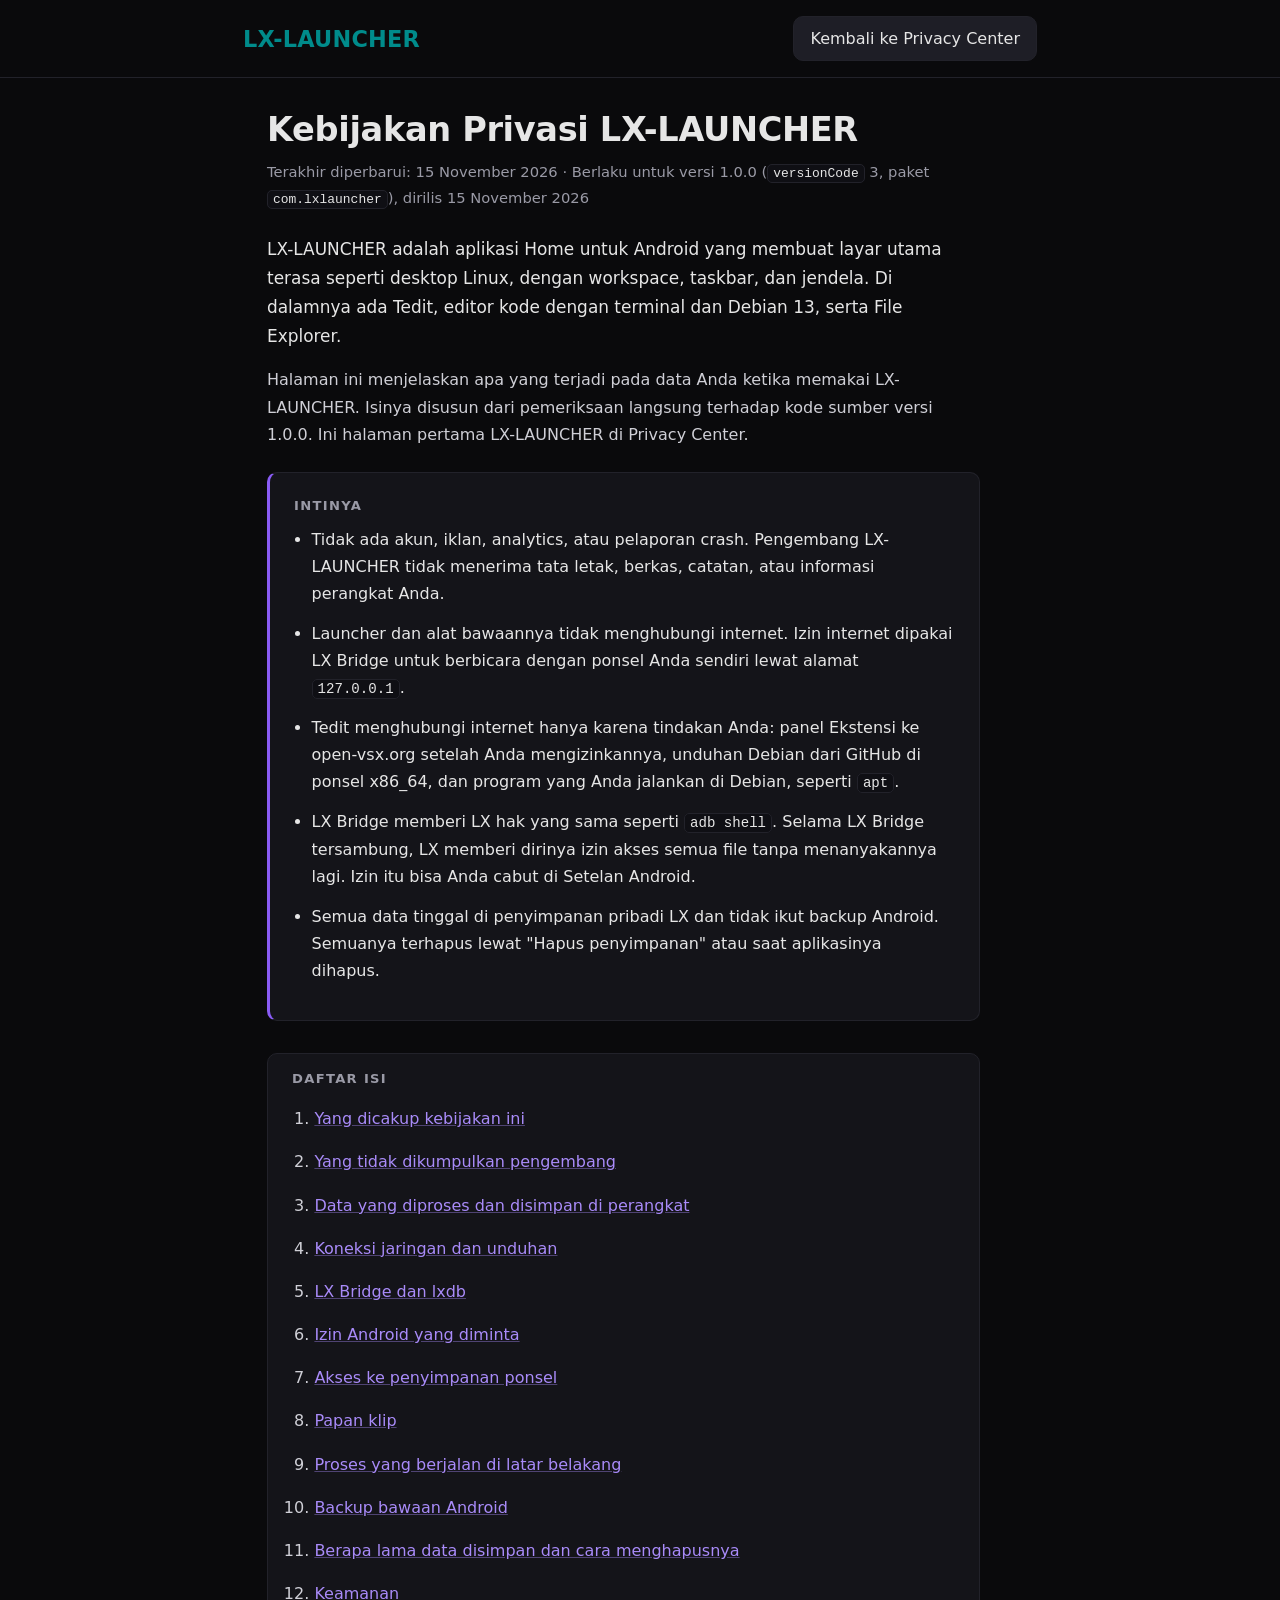
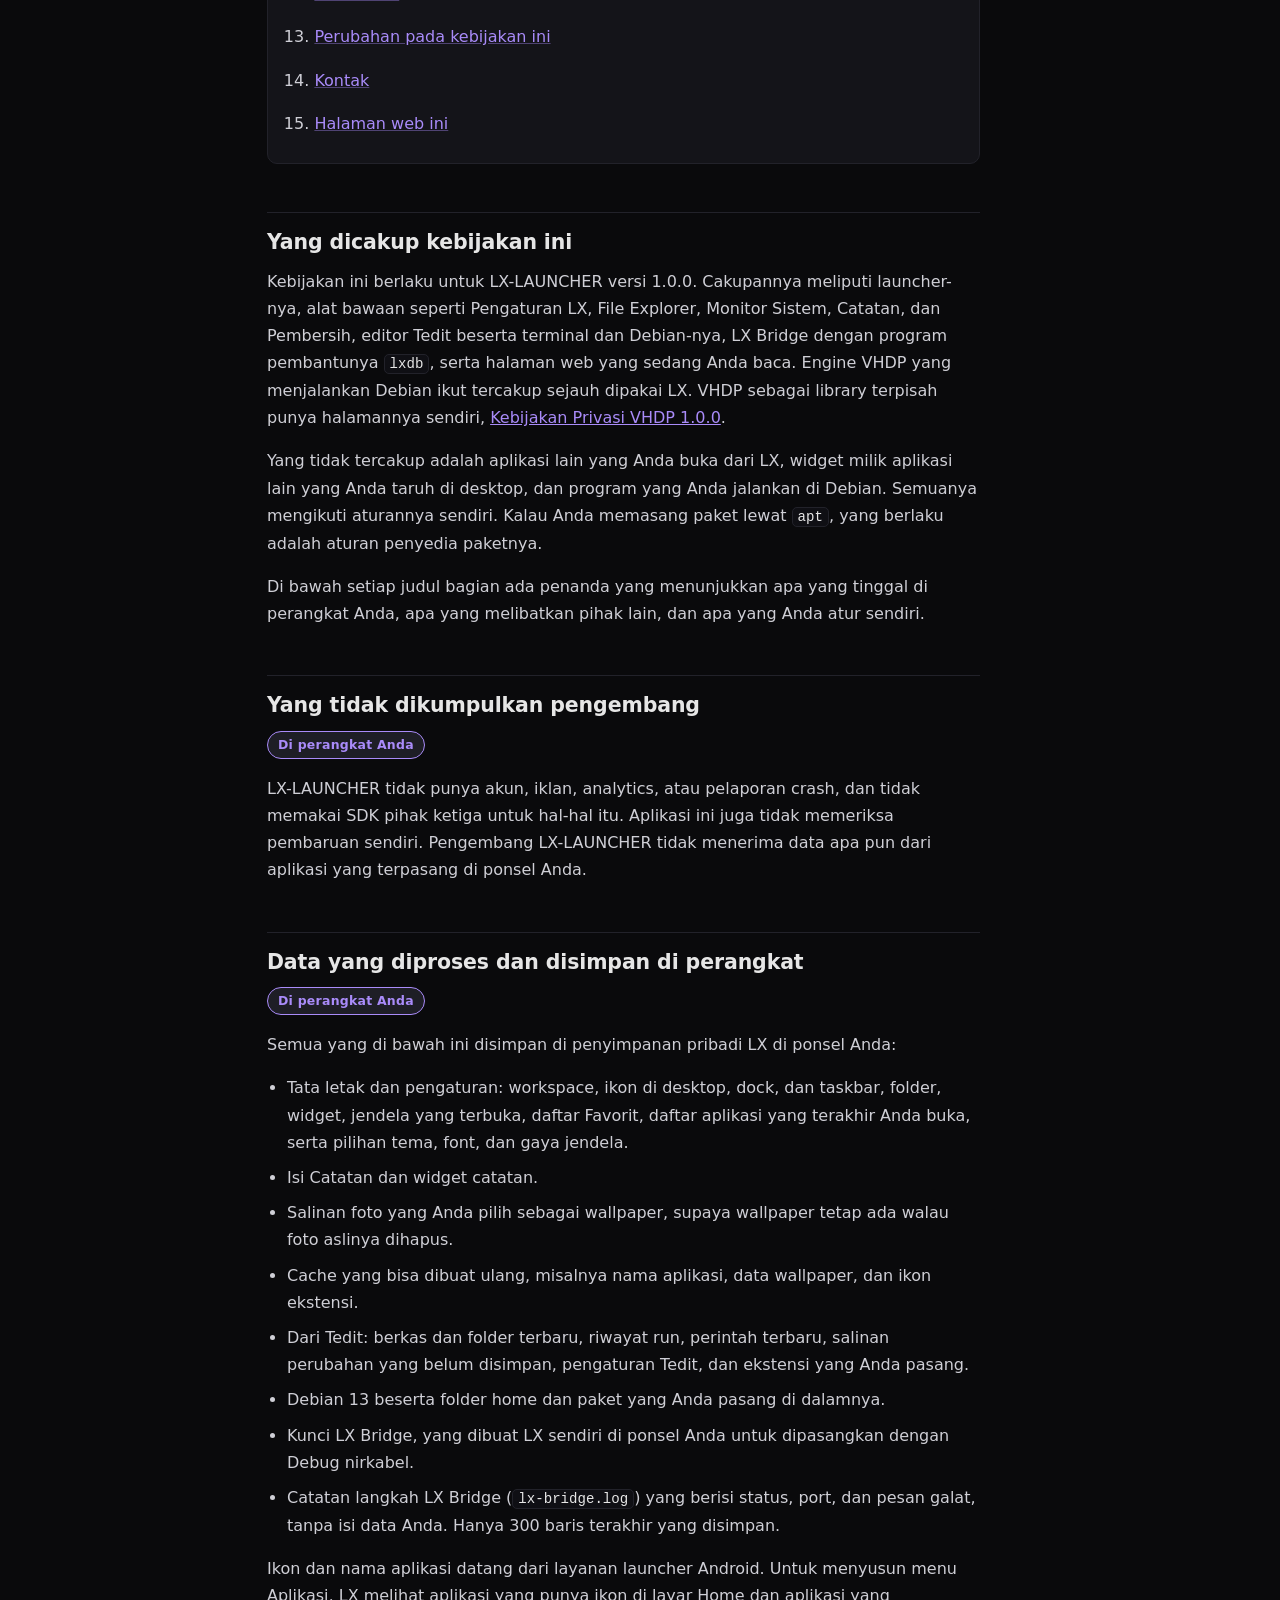
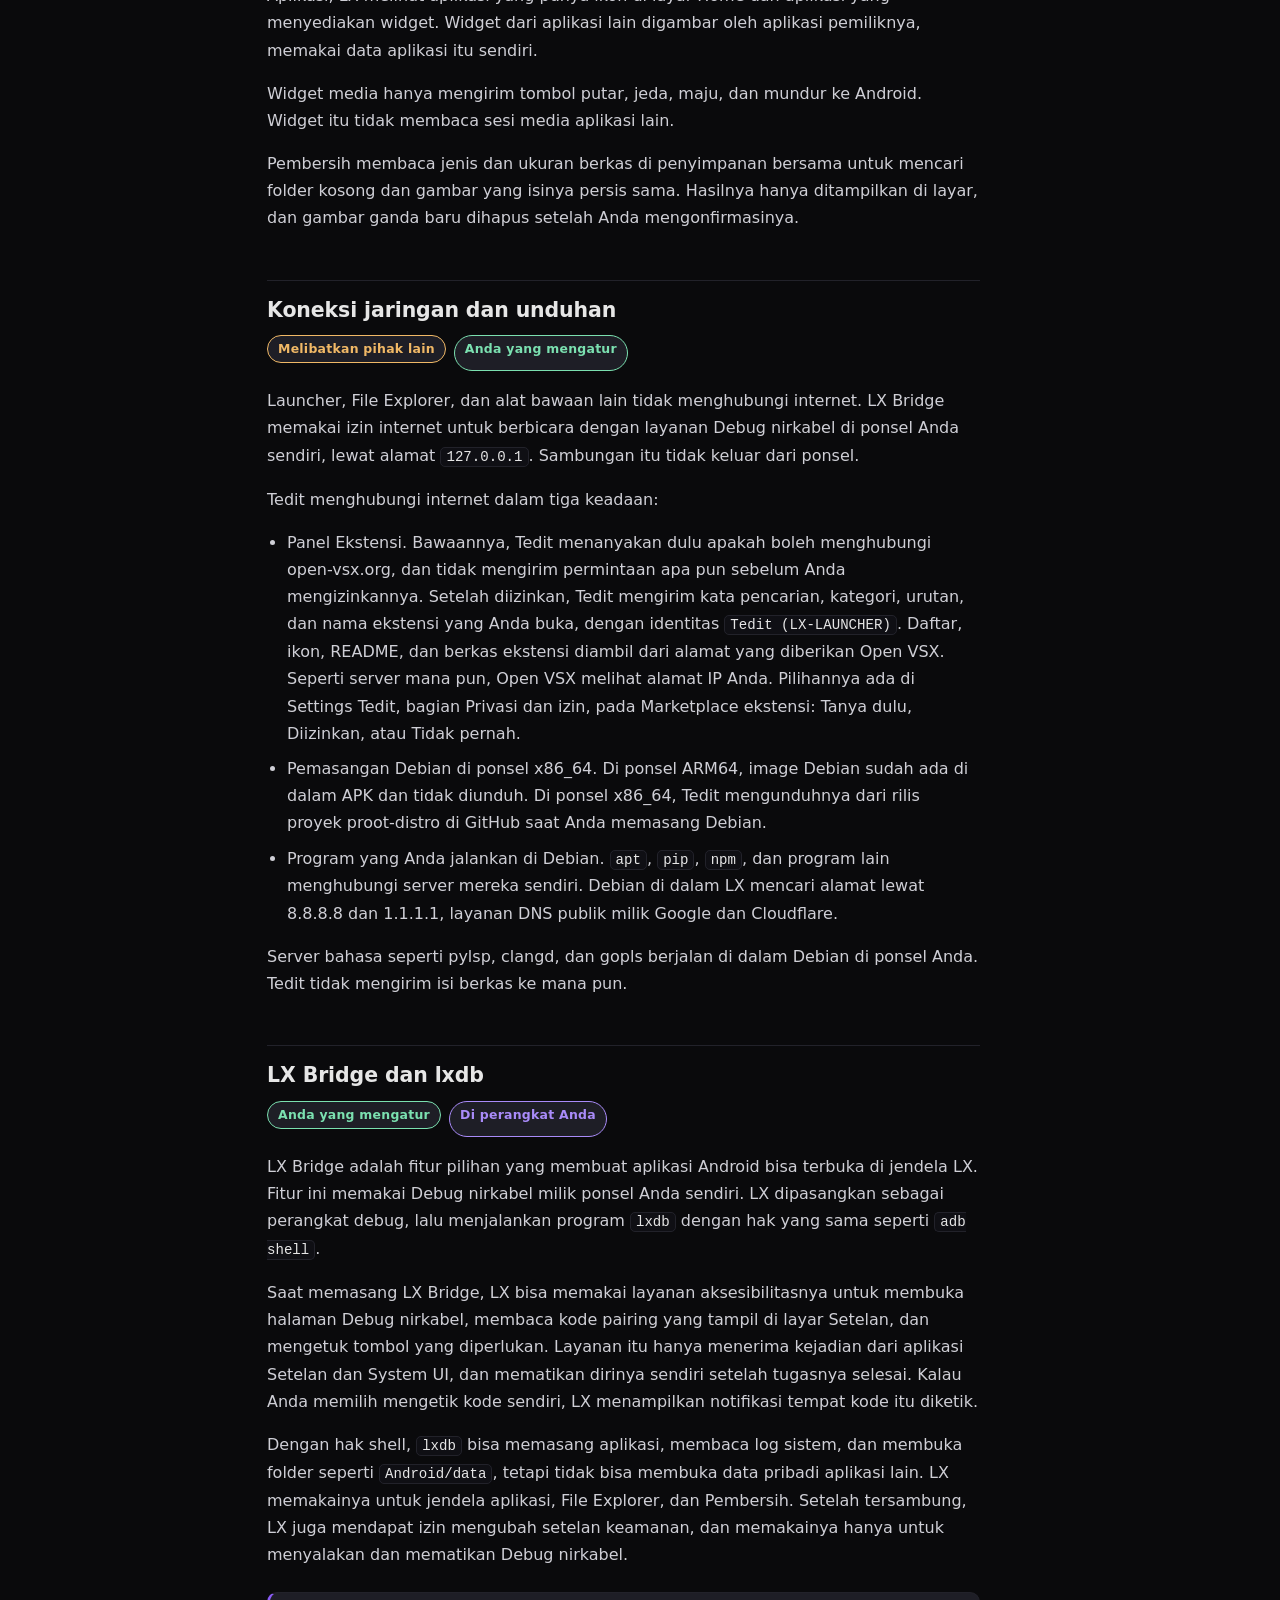
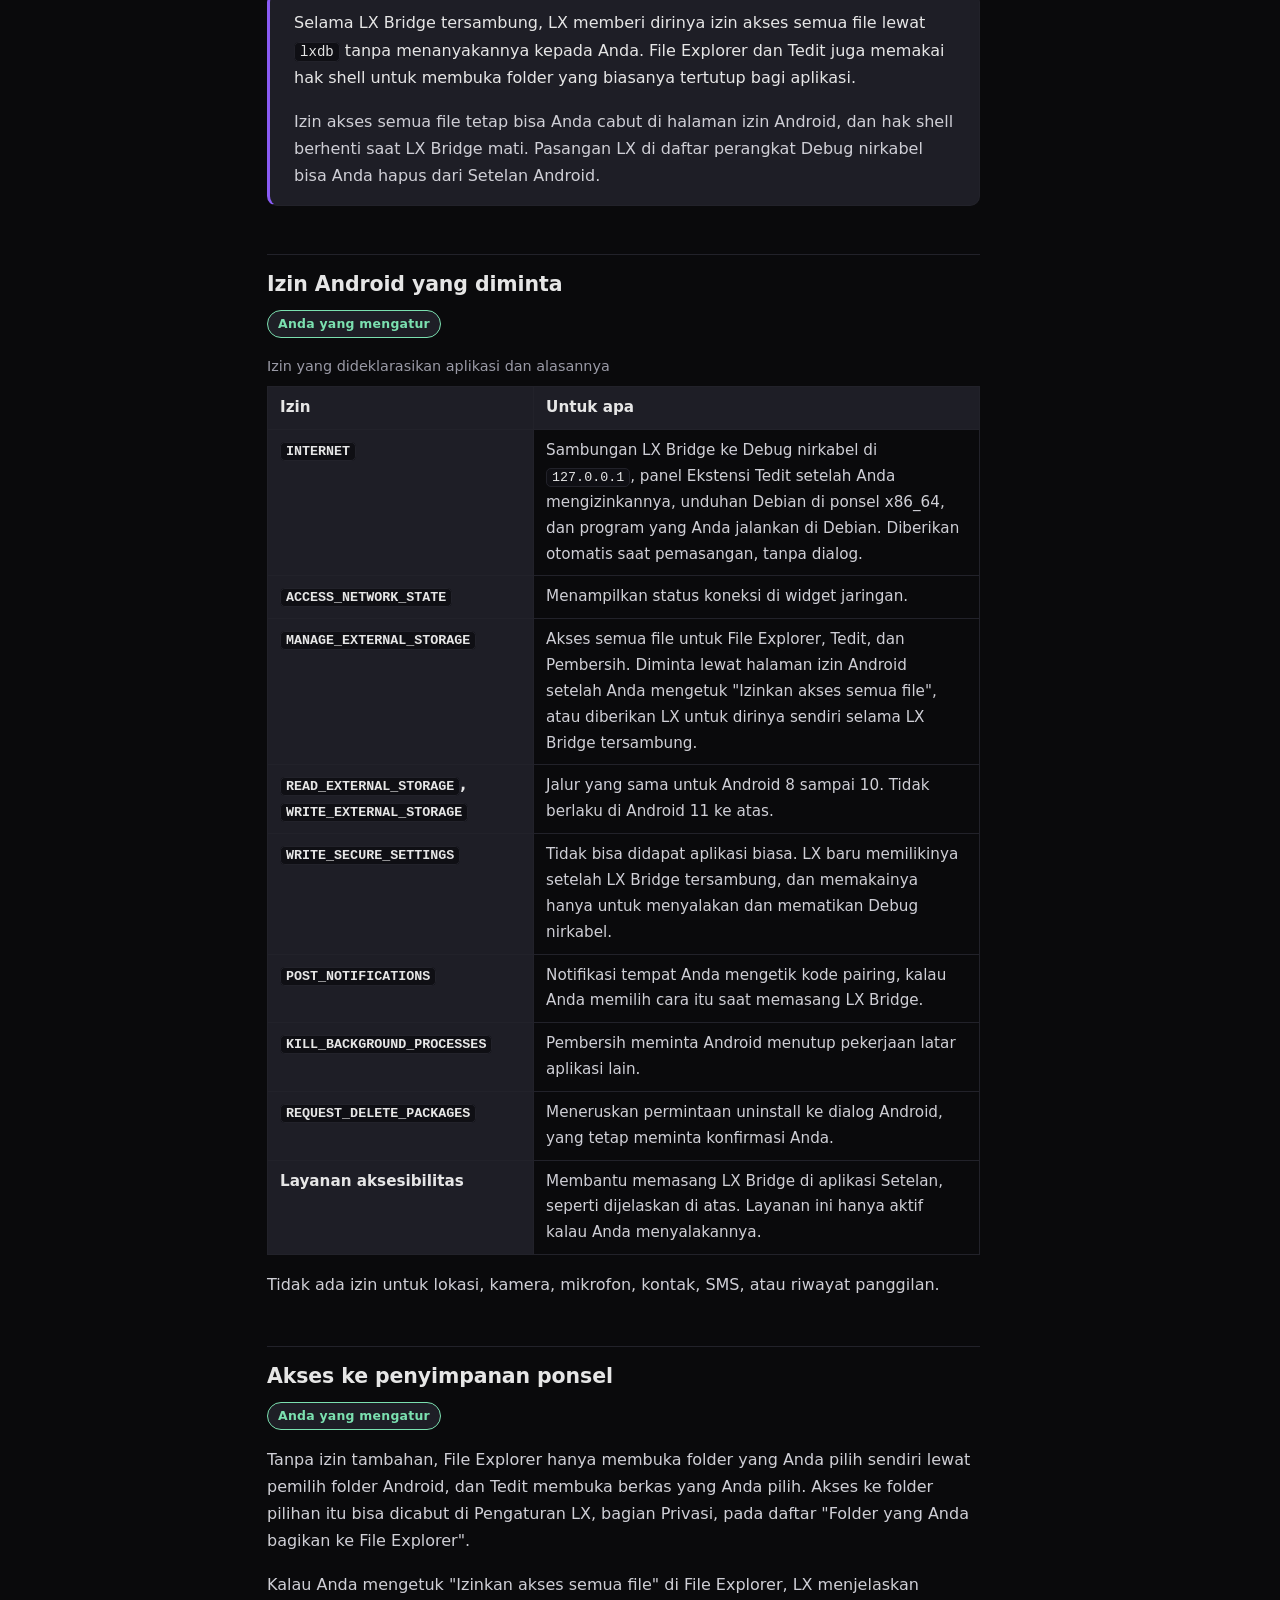
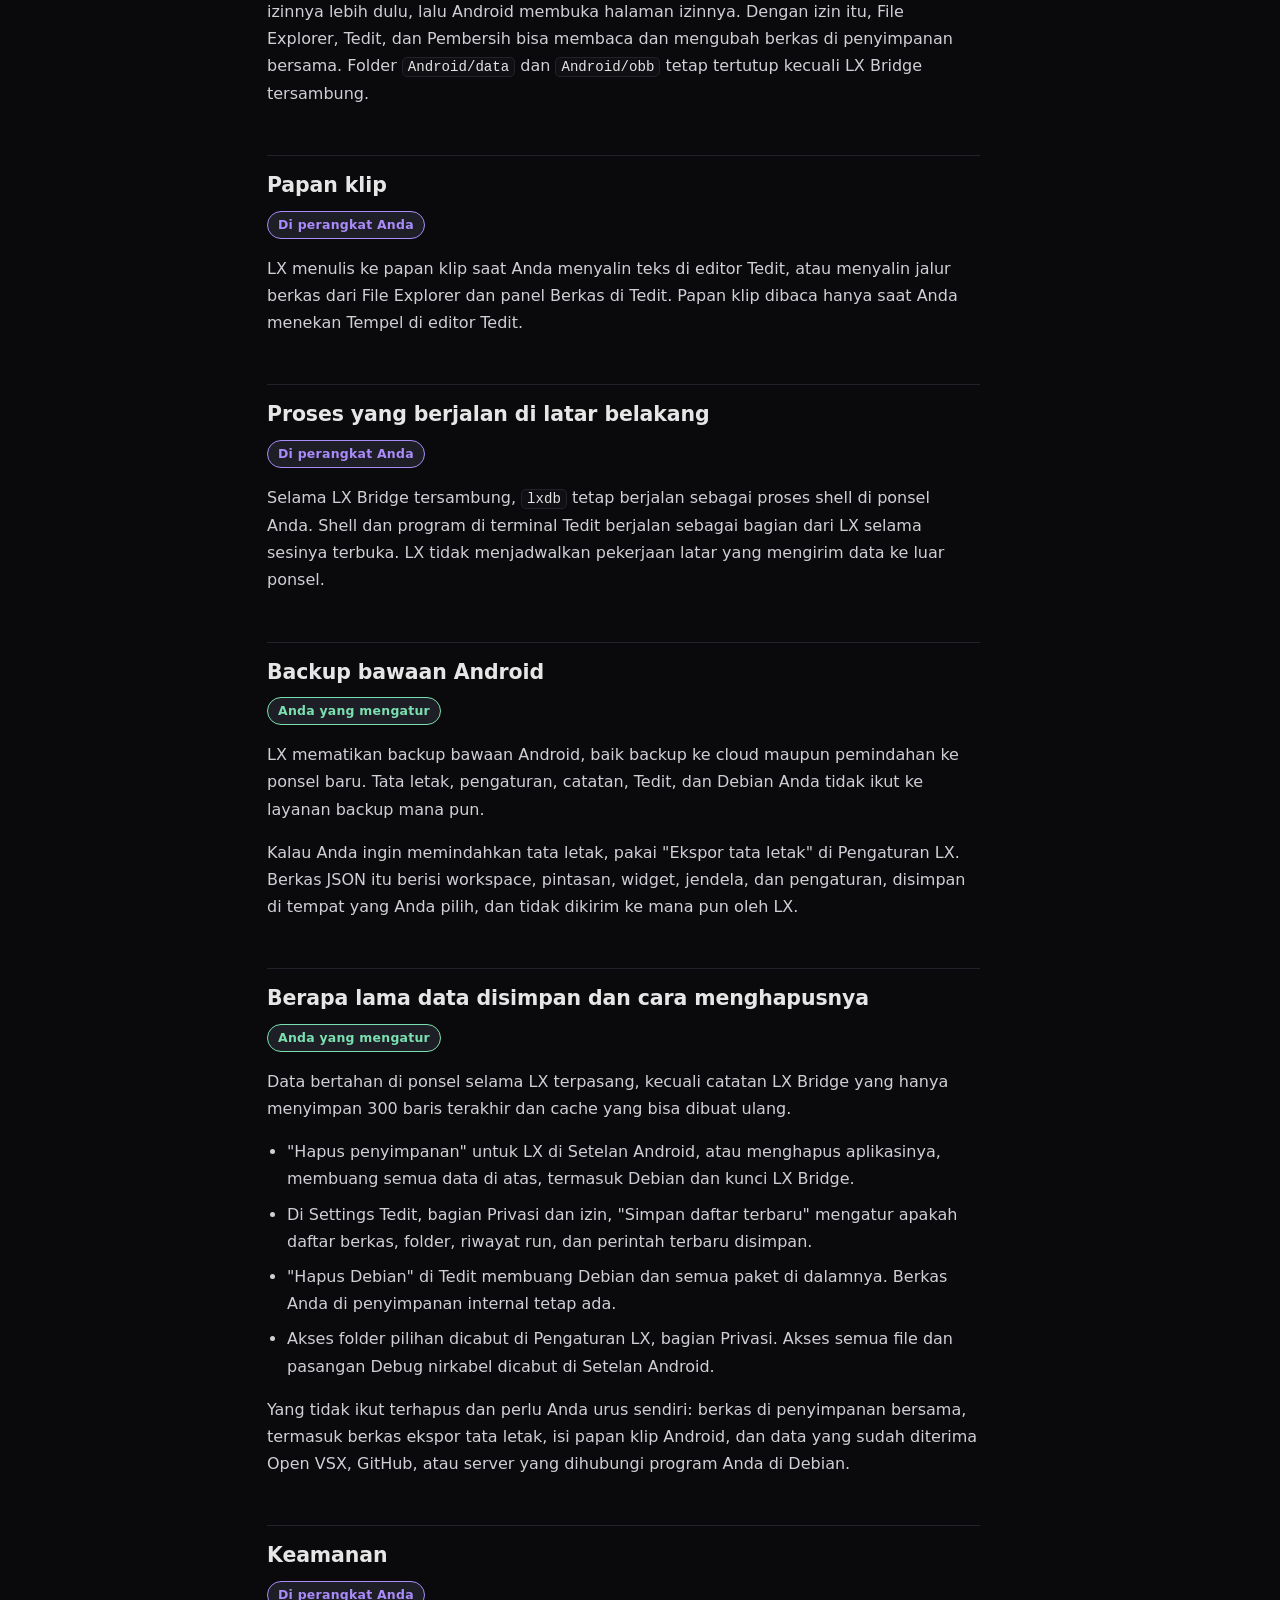
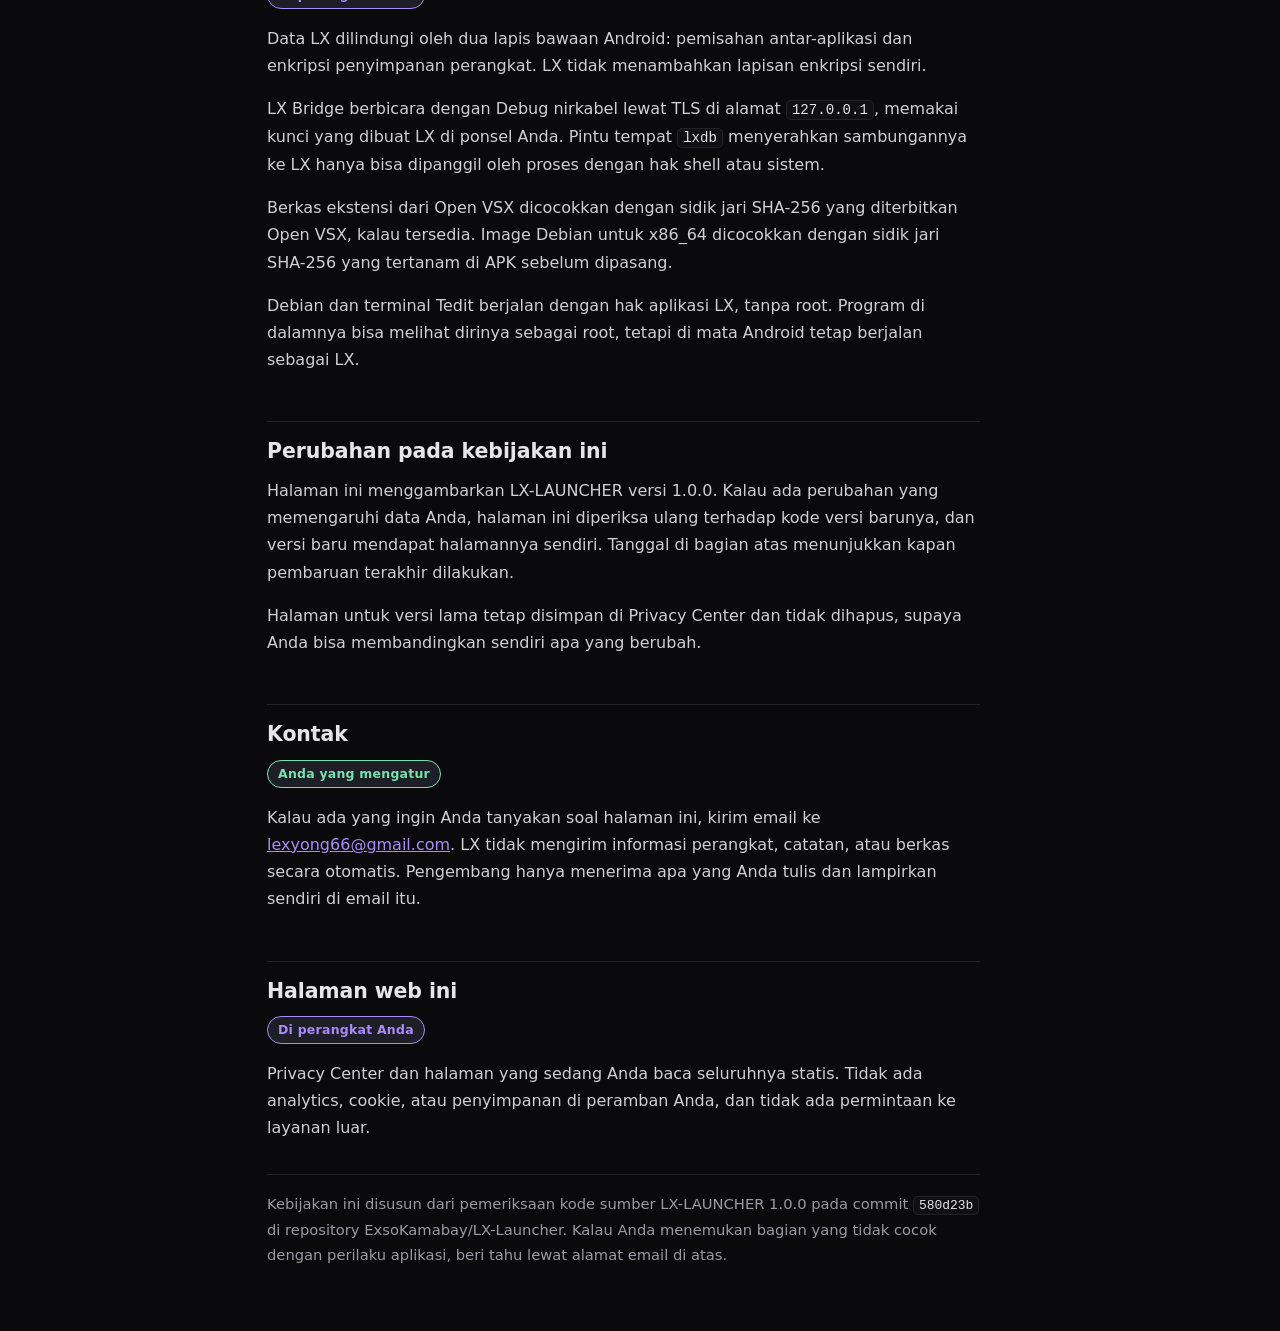
<file: Privacy-Policy/lx-launcher/lx-launcher-v1.0.0.html>
<!DOCTYPE html>
<html lang="id">
<head>
<meta charset="utf-8">
<meta name="viewport" content="width=device-width, initial-scale=1">
<meta name="description" content="Kebijakan Privasi LX-LAUNCHER 1.0.0: apa yang tinggal di ponsel Anda, kapan Tedit menghubungi internet, apa yang dilakukan LX Bridge, dan cara menghapus data.">
<meta name="color-scheme" content="dark">
<link rel="icon" href="data:image/svg+xml,%3Csvg xmlns='http://www.w3.org/2000/svg' viewBox='0 0 16 16'%3E%3Crect width='16' height='16' rx='3' fill='%230A0A0C'/%3E%3Cpath d='M3 5l2.5 3L3 11M7.5 11h5.5' stroke='%238A5CF6' stroke-width='1.6' fill='none' stroke-linecap='round' stroke-linejoin='round'/%3E%3C/svg%3E">
<title>Kebijakan Privasi LX-LAUNCHER</title>
<style>
  :root {
    --bg: #0A0A0C;
    --surface: #141419;
    --elevated: #1E1E26;
    --text: #E6E6E6;
    --text-2: #CFCFD6;
    --muted: #9A9AA6;
    --accent: #8A5CF6;
    --accent-text: #A98BF9;
    --wordmark: #008B8B;
    --divider: #22222A;
    --amber: #F0B866;
    --mint: #7BE0B0;

    --space-1: 4px;
    --space-2: 8px;
    --space-3: 12px;
    --space-4: 16px;
    --space-5: 24px;
    --space-6: 32px;
    --space-7: 48px;

    --radius: 10px;
    --tap: 44px;
  }

  * { box-sizing: border-box; }

  html { -webkit-text-size-adjust: 100%; }

  body {
    margin: 0;
    background: var(--bg);
    color: var(--text-2);
    font-family: ui-sans-serif, system-ui, -apple-system, "Segoe UI", Roboto, "Helvetica Neue", Arial, sans-serif;
    font-size: 16px;
    line-height: 1.7;
    overflow-wrap: break-word;
  }

  a { color: var(--accent-text); }
  a:hover { color: #C3AEFB; }

  :focus-visible {
    outline: 2px solid var(--accent);
    outline-offset: 2px;
    border-radius: 4px;
  }

  .skip {
    position: absolute;
    left: var(--space-4);
    top: -100px;
    background: var(--elevated);
    color: var(--text);
    border: 1px solid var(--accent);
    border-radius: var(--radius);
    padding: var(--space-3) var(--space-4);
    text-decoration: none;
    z-index: 50;
    transition: top 120ms ease;
  }
  .skip:focus { top: var(--space-4); }

  header.site {
    border-bottom: 1px solid var(--divider);
    padding: var(--space-4) var(--space-5);
  }
  .head-inner {
    max-width: 78ch;
    margin: 0 auto;
    display: flex;
    flex-wrap: wrap;
    align-items: center;
    justify-content: space-between;
    gap: var(--space-3) var(--space-4);
  }
  .wordmark {
    margin: 0;
    font-size: 1.4rem;
    font-weight: 700;
    letter-spacing: 0.01em;
    color: var(--wordmark);
  }
  .wordmark .x { color: var(--accent-text); }

  .doc-nav { margin: 0; }
  .doc-nav a {
    display: inline-flex;
    align-items: center;
    min-height: var(--tap);
    padding: var(--space-2) var(--space-4);
    border: 1px solid var(--divider);
    border-radius: var(--radius);
    background: var(--elevated);
    color: var(--text);
    text-decoration: none;
    font-weight: 500;
  }
  .doc-nav a:hover { border-color: var(--accent); color: #FFFFFF; }

  main.wrap {
    max-width: 78ch;
    margin: 0 auto;
    padding: var(--space-6) var(--space-5) var(--space-7);
  }

  article { max-width: 70ch; }

  h1 {
    color: var(--text);
    font-size: clamp(1.6rem, 1.2rem + 1.7vw, 2.1rem);
    line-height: 1.22;
    letter-spacing: -0.01em;
    margin: 0 0 var(--space-2);
  }
  h2 {
    color: var(--text);
    font-size: 1.28rem;
    line-height: 1.3;
    letter-spacing: -0.005em;
    margin: var(--space-7) 0 var(--space-3);
    padding-top: var(--space-4);
    border-top: 1px solid var(--divider);
    scroll-margin-top: var(--space-4);
  }
  h3 {
    color: var(--text);
    font-size: 1.02rem;
    line-height: 1.4;
    margin: var(--space-5) 0 var(--space-2);
    scroll-margin-top: var(--space-4);
  }

  p { margin: 0 0 var(--space-4); }
  ul, ol { padding-left: 1.25em; margin: 0 0 var(--space-4); }
  li { margin-bottom: var(--space-2); }
  li:last-child { margin-bottom: 0; }

  .doc-meta {
    color: var(--muted);
    font-size: 0.92rem;
    margin-bottom: var(--space-5);
  }

  .lead { color: var(--text); font-size: 1.06rem; }

  /* Ringkasan pembuka */
  .summary {
    background: var(--surface);
    border: 1px solid var(--divider);
    border-left: 3px solid var(--accent);
    border-radius: var(--radius);
    padding: var(--space-5);
    margin: var(--space-5) 0 var(--space-6);
  }
  .summary h2 {
    margin: 0 0 var(--space-3);
    padding-top: 0;
    border-top: 0;
    font-size: 0.82rem;
    letter-spacing: 0.1em;
    text-transform: uppercase;
    color: var(--muted);
  }
  .summary ul { margin: 0; padding-left: 1.1em; }
  .summary li { color: var(--text); margin-bottom: var(--space-3); }

  /* Penanda jenis informasi. Arti dibawa oleh teksnya, bukan warnanya. */
  .tags {
    display: flex;
    flex-wrap: wrap;
    gap: var(--space-2);
    margin: 0 0 var(--space-4);
    padding: 0;
    list-style: none;
  }
  .tag {
    display: inline-block;
    min-width: 0;
    white-space: nowrap;
    padding: 3px 10px;
    border: 1px solid currentColor;
    border-radius: 999px;
    background: var(--elevated);
    font-size: 0.78rem;
    font-weight: 600;
    letter-spacing: 0.02em;
    line-height: 1.6;
  }
  .t-lokal { color: var(--accent-text); }
  .t-luar { color: var(--amber); }
  .t-kontrol { color: var(--mint); }

  .callout {
    background: var(--elevated);
    border: 1px solid var(--divider);
    border-left: 3px solid var(--accent);
    border-radius: var(--radius);
    padding: var(--space-4) var(--space-5);
    margin: var(--space-5) 0;
  }
  .callout > :last-child { margin-bottom: 0; }
  .callout p:first-child { color: var(--text); }

  .toc {
    background: var(--surface);
    border: 1px solid var(--divider);
    border-radius: var(--radius);
    padding: var(--space-4) var(--space-5);
    margin-bottom: var(--space-6);
  }
  .toc h2 {
    margin: 0 0 var(--space-3);
    padding-top: 0;
    border-top: 0;
    font-size: 0.82rem;
    letter-spacing: 0.1em;
    text-transform: uppercase;
    color: var(--muted);
  }
  .toc ol { margin: 0; padding-left: 1.4em; }
  .toc li { margin-bottom: var(--space-1); }
  .toc a {
    display: inline-block;
    max-width: 100%;
    overflow-wrap: anywhere;
    padding: 6px 0;
    text-decoration-color: rgba(169, 139, 249, 0.4);
  }

  .scroll-x { overflow-x: auto; margin: 0 0 var(--space-4); }
  table { width: 100%; border-collapse: collapse; font-size: 0.95rem; }
  caption { text-align: left; color: var(--muted); font-size: 0.9rem; padding-bottom: var(--space-2); }
  th, td {
    border: 1px solid var(--divider);
    padding: var(--space-2) var(--space-3);
    text-align: left;
    vertical-align: top;
  }
  th { color: var(--text); background: var(--elevated); font-weight: 600; }

  code {
    background: #0F0F14;
    border: 1px solid var(--divider);
    border-radius: 5px;
    padding: 1px 5px;
    font-family: ui-monospace, SFMono-Regular, Menlo, Consolas, "Liberation Mono", monospace;
    font-size: 0.88em;
    color: var(--text);
  }

  .sign-off {
    margin-top: var(--space-6);
    padding-top: var(--space-4);
    border-top: 1px solid var(--divider);
    color: var(--muted);
    font-size: 0.92rem;
  }

  @media (max-width: 520px) {
    main.wrap { padding: var(--space-5) var(--space-4) var(--space-6); }
    .summary, .toc, .callout { padding: var(--space-4); }
  }

  /* Penanda dijaga satu baris di lebar normal. Pada lebar ekstrem (zoom tinggi di
     layar kecil) membungkus lebih baik daripada memaksa seluruh halaman menggeser. */
  @media (max-width: 380px) {
    .tag { white-space: normal; overflow-wrap: anywhere; }
  }

  @media (prefers-reduced-motion: reduce) {
    * { animation: none !important; transition: none !important; scroll-behavior: auto !important; }
  }

  @media print {
    body { background: #FFFFFF; color: #1A1A1A; font-size: 10.5pt; line-height: 1.5; }
    header.site, .skip, .doc-nav { display: none; }
    main.wrap { max-width: none; padding: 0; }
    article { max-width: none; }
    h1, h2, h3 { color: #000000; page-break-after: avoid; }
    h1 { font-size: 20pt; }
    h2 { font-size: 13pt; border-top: 1px solid #BBBBBB; margin-top: 22pt; }
    h3 { font-size: 11pt; }
    a { color: #000000; text-decoration: underline; }
    .summary, .toc, .callout { background: #FFFFFF; border: 1px solid #BBBBBB; border-left-width: 3px; page-break-inside: avoid; }
    .summary li, .callout p:first-child, .lead { color: #000000; }
    .tag { border: 1px solid #666666; color: #333333; background: #FFFFFF; }
    .doc-meta, .sign-off, caption { color: #444444; }
    th { background: #EEEEEE; color: #000000; }
    th, td { border: 1px solid #999999; }
    table, .scroll-x { overflow: visible; page-break-inside: avoid; }
    code { background: #FFFFFF; border: 1px solid #BBBBBB; color: #000000; }
    p, li { orphans: 3; widows: 3; }
  }
</style>
</head>

<body>

<a class="skip" href="#doc">Lompat ke isi kebijakan</a>

<header class="site">
  <div class="head-inner">
    <p class="wordmark">LX-LAUNCHER</p>
    <p class="doc-nav"><a href="../../index.html">Kembali ke Privacy Center</a></p>
  </div>
</header>

<main class="wrap" id="doc">
<article data-policy-content>

  <h1>Kebijakan Privasi LX-LAUNCHER</h1>

  <p class="doc-meta">Terakhir diperbarui: 15 November 2026 &middot; Berlaku untuk versi 1.0.0
  (<code>versionCode</code> 3, paket <code>com.lxlauncher</code>), dirilis 15 November 2026</p>

  <p class="lead">LX-LAUNCHER adalah aplikasi Home untuk Android yang membuat layar utama terasa
  seperti desktop Linux, dengan workspace, taskbar, dan jendela. Di dalamnya ada Tedit, editor kode
  dengan terminal dan Debian 13, serta File Explorer.</p>

  <p>Halaman ini menjelaskan apa yang terjadi pada data Anda ketika memakai LX-LAUNCHER. Isinya
  disusun dari pemeriksaan langsung terhadap kode sumber versi 1.0.0. Ini halaman pertama
  LX-LAUNCHER di Privacy Center.</p>

  <section class="summary" aria-labelledby="intinya">
    <h2 id="intinya">Intinya</h2>
    <ul>
      <li>Tidak ada akun, iklan, analytics, atau pelaporan crash. Pengembang LX-LAUNCHER tidak
      menerima tata letak, berkas, catatan, atau informasi perangkat Anda.</li>
      <li>Launcher dan alat bawaannya tidak menghubungi internet. Izin internet dipakai LX Bridge
      untuk berbicara dengan ponsel Anda sendiri lewat alamat <code>127.0.0.1</code>.</li>
      <li>Tedit menghubungi internet hanya karena tindakan Anda: panel Ekstensi ke open-vsx.org
      setelah Anda mengizinkannya, unduhan Debian dari GitHub di ponsel x86_64, dan program yang
      Anda jalankan di Debian, seperti <code>apt</code>.</li>
      <li>LX Bridge memberi LX hak yang sama seperti <code>adb shell</code>. Selama LX Bridge
      tersambung, LX memberi dirinya izin akses semua file tanpa menanyakannya lagi. Izin itu bisa
      Anda cabut di Setelan Android.</li>
      <li>Semua data tinggal di penyimpanan pribadi LX dan tidak ikut backup Android. Semuanya
      terhapus lewat "Hapus penyimpanan" atau saat aplikasinya dihapus.</li>
    </ul>
  </section>

  <nav class="toc" aria-labelledby="daftar-isi">
    <h2 id="daftar-isi">Daftar isi</h2>
    <ol>
      <li><a href="#ruang-lingkup">Yang dicakup kebijakan ini</a></li>
      <li><a href="#tidak-dikumpulkan">Yang tidak dikumpulkan pengembang</a></li>
      <li><a href="#di-perangkat">Data yang diproses dan disimpan di perangkat</a></li>
      <li><a href="#jaringan">Koneksi jaringan dan unduhan</a></li>
      <li><a href="#bridge">LX Bridge dan lxdb</a></li>
      <li><a href="#izin">Izin Android yang diminta</a></li>
      <li><a href="#penyimpanan">Akses ke penyimpanan ponsel</a></li>
      <li><a href="#clipboard">Papan klip</a></li>
      <li><a href="#background">Proses yang berjalan di latar belakang</a></li>
      <li><a href="#backup">Backup bawaan Android</a></li>
      <li><a href="#hapus">Berapa lama data disimpan dan cara menghapusnya</a></li>
      <li><a href="#keamanan">Keamanan</a></li>
      <li><a href="#perubahan">Perubahan pada kebijakan ini</a></li>
      <li><a href="#kontak">Kontak</a></li>
      <li><a href="#situs">Halaman web ini</a></li>
    </ol>
  </nav>

  <h2 id="ruang-lingkup">Yang dicakup kebijakan ini</h2>

  <p>Kebijakan ini berlaku untuk LX-LAUNCHER versi 1.0.0. Cakupannya meliputi launcher-nya, alat
  bawaan seperti Pengaturan LX, File Explorer, Monitor Sistem, Catatan, dan Pembersih, editor Tedit
  beserta terminal dan Debian-nya, LX Bridge dengan program pembantunya <code>lxdb</code>, serta
  halaman web yang sedang Anda baca. Engine VHDP yang menjalankan Debian ikut tercakup sejauh
  dipakai LX. VHDP sebagai library terpisah punya halamannya sendiri,
  <a href="https://exsokamabay.github.io/Privacy-Policy/vhdp/vhdp-v1.0.0.html">Kebijakan Privasi
  VHDP 1.0.0</a>.</p>

  <p>Yang tidak tercakup adalah aplikasi lain yang Anda buka dari LX, widget milik aplikasi lain
  yang Anda taruh di desktop, dan program yang Anda jalankan di Debian. Semuanya mengikuti
  aturannya sendiri. Kalau Anda memasang paket lewat <code>apt</code>, yang berlaku adalah aturan
  penyedia paketnya.</p>

  <p>Di bawah setiap judul bagian ada penanda yang menunjukkan apa yang tinggal di perangkat Anda,
  apa yang melibatkan pihak lain, dan apa yang Anda atur sendiri.</p>

  <h2 id="tidak-dikumpulkan">Yang tidak dikumpulkan pengembang</h2>

  <ul class="tags">
    <li class="tag t-lokal">Di perangkat Anda</li>
  </ul>

  <p>LX-LAUNCHER tidak punya akun, iklan, analytics, atau pelaporan crash, dan tidak memakai SDK
  pihak ketiga untuk hal-hal itu. Aplikasi ini juga tidak memeriksa pembaruan sendiri. Pengembang
  LX-LAUNCHER tidak menerima data apa pun dari aplikasi yang terpasang di ponsel Anda.</p>

  <h2 id="di-perangkat">Data yang diproses dan disimpan di perangkat</h2>

  <ul class="tags">
    <li class="tag t-lokal">Di perangkat Anda</li>
  </ul>

  <p>Semua yang di bawah ini disimpan di penyimpanan pribadi LX di ponsel Anda:</p>

  <ul>
    <li>Tata letak dan pengaturan: workspace, ikon di desktop, dock, dan taskbar, folder, widget,
    jendela yang terbuka, daftar Favorit, daftar aplikasi yang terakhir Anda buka, serta pilihan
    tema, font, dan gaya jendela.</li>
    <li>Isi Catatan dan widget catatan.</li>
    <li>Salinan foto yang Anda pilih sebagai wallpaper, supaya wallpaper tetap ada walau foto
    aslinya dihapus.</li>
    <li>Cache yang bisa dibuat ulang, misalnya nama aplikasi, data wallpaper, dan ikon ekstensi.</li>
    <li>Dari Tedit: berkas dan folder terbaru, riwayat run, perintah terbaru, salinan perubahan yang
    belum disimpan, pengaturan Tedit, dan ekstensi yang Anda pasang.</li>
    <li>Debian 13 beserta folder home dan paket yang Anda pasang di dalamnya.</li>
    <li>Kunci LX Bridge, yang dibuat LX sendiri di ponsel Anda untuk dipasangkan dengan Debug
    nirkabel.</li>
    <li>Catatan langkah LX Bridge (<code>lx-bridge.log</code>) yang berisi status, port, dan pesan
    galat, tanpa isi data Anda. Hanya 300 baris terakhir yang disimpan.</li>
  </ul>

  <p>Ikon dan nama aplikasi datang dari layanan launcher Android. Untuk menyusun menu Aplikasi, LX
  melihat aplikasi yang punya ikon di layar Home dan aplikasi yang menyediakan widget. Widget dari
  aplikasi lain digambar oleh aplikasi pemiliknya, memakai data aplikasi itu sendiri.</p>

  <p>Widget media hanya mengirim tombol putar, jeda, maju, dan mundur ke Android. Widget itu tidak
  membaca sesi media aplikasi lain.</p>

  <p>Pembersih membaca jenis dan ukuran berkas di penyimpanan bersama untuk mencari folder kosong
  dan gambar yang isinya persis sama. Hasilnya hanya ditampilkan di layar, dan gambar ganda baru
  dihapus setelah Anda mengonfirmasinya.</p>

  <h2 id="jaringan">Koneksi jaringan dan unduhan</h2>

  <ul class="tags">
    <li class="tag t-luar">Melibatkan pihak lain</li>
    <li class="tag t-kontrol">Anda yang mengatur</li>
  </ul>

  <p>Launcher, File Explorer, dan alat bawaan lain tidak menghubungi internet. LX Bridge memakai izin
  internet untuk berbicara dengan layanan Debug nirkabel di ponsel Anda sendiri, lewat alamat
  <code>127.0.0.1</code>. Sambungan itu tidak keluar dari ponsel.</p>

  <p>Tedit menghubungi internet dalam tiga keadaan:</p>

  <ul>
    <li>Panel Ekstensi. Bawaannya, Tedit menanyakan dulu apakah boleh menghubungi open-vsx.org, dan
    tidak mengirim permintaan apa pun sebelum Anda mengizinkannya. Setelah diizinkan, Tedit
    mengirim kata pencarian, kategori, urutan, dan nama ekstensi yang Anda buka, dengan identitas
    <code>Tedit (LX-LAUNCHER)</code>. Daftar, ikon, README, dan berkas ekstensi diambil dari alamat
    yang diberikan Open VSX. Seperti server mana pun, Open VSX melihat alamat IP Anda. Pilihannya
    ada di Settings Tedit, bagian Privasi dan izin, pada Marketplace ekstensi: Tanya dulu, Diizinkan,
    atau Tidak pernah.</li>
    <li>Pemasangan Debian di ponsel x86_64. Di ponsel ARM64, image Debian sudah ada di dalam APK
    dan tidak diunduh. Di ponsel x86_64, Tedit mengunduhnya dari rilis proyek proot-distro di
    GitHub saat Anda memasang Debian.</li>
    <li>Program yang Anda jalankan di Debian. <code>apt</code>, <code>pip</code>, <code>npm</code>,
    dan program lain menghubungi server mereka sendiri. Debian di dalam LX mencari alamat lewat
    8.8.8.8 dan 1.1.1.1, layanan DNS publik milik Google dan Cloudflare.</li>
  </ul>

  <p>Server bahasa seperti pylsp, clangd, dan gopls berjalan di dalam Debian di ponsel Anda. Tedit
  tidak mengirim isi berkas ke mana pun.</p>

  <h2 id="bridge">LX Bridge dan lxdb</h2>

  <ul class="tags">
    <li class="tag t-kontrol">Anda yang mengatur</li>
    <li class="tag t-lokal">Di perangkat Anda</li>
  </ul>

  <p>LX Bridge adalah fitur pilihan yang membuat aplikasi Android bisa terbuka di jendela LX. Fitur
  ini memakai Debug nirkabel milik ponsel Anda sendiri. LX dipasangkan sebagai perangkat debug,
  lalu menjalankan program <code>lxdb</code> dengan hak yang sama seperti <code>adb shell</code>.</p>

  <p>Saat memasang LX Bridge, LX bisa memakai layanan aksesibilitasnya untuk membuka halaman Debug
  nirkabel, membaca kode pairing yang tampil di layar Setelan, dan mengetuk tombol yang diperlukan.
  Layanan itu hanya menerima kejadian dari aplikasi Setelan dan System UI, dan mematikan dirinya
  sendiri setelah tugasnya selesai. Kalau Anda memilih mengetik kode sendiri, LX menampilkan
  notifikasi tempat kode itu diketik.</p>

  <p>Dengan hak shell, <code>lxdb</code> bisa memasang aplikasi, membaca log sistem, dan membuka
  folder seperti <code>Android/data</code>, tetapi tidak bisa membuka data pribadi aplikasi lain. LX
  memakainya untuk jendela aplikasi, File Explorer, dan Pembersih. Setelah tersambung, LX juga
  mendapat izin mengubah setelan keamanan, dan memakainya hanya untuk menyalakan dan mematikan
  Debug nirkabel.</p>

  <div class="callout">
    <p>Selama LX Bridge tersambung, LX memberi dirinya izin akses semua file lewat
    <code>lxdb</code> tanpa menanyakannya kepada Anda. File Explorer dan Tedit juga memakai hak
    shell untuk membuka folder yang biasanya tertutup bagi aplikasi.</p>
    <p>Izin akses semua file tetap bisa Anda cabut di halaman izin Android, dan hak shell berhenti
    saat LX Bridge mati. Pasangan LX di daftar perangkat Debug nirkabel bisa Anda hapus dari Setelan
    Android.</p>
  </div>

  <h2 id="izin">Izin Android yang diminta</h2>

  <ul class="tags">
    <li class="tag t-kontrol">Anda yang mengatur</li>
  </ul>

  <div class="scroll-x">
    <table>
      <caption>Izin yang dideklarasikan aplikasi dan alasannya</caption>
      <thead>
        <tr><th scope="col">Izin</th><th scope="col">Untuk apa</th></tr>
      </thead>
      <tbody>
        <tr>
          <th scope="row"><code>INTERNET</code></th>
          <td>Sambungan LX Bridge ke Debug nirkabel di <code>127.0.0.1</code>, panel Ekstensi Tedit
          setelah Anda mengizinkannya, unduhan Debian di ponsel x86_64, dan program yang Anda
          jalankan di Debian. Diberikan otomatis saat pemasangan, tanpa dialog.</td>
        </tr>
        <tr>
          <th scope="row"><code>ACCESS_NETWORK_STATE</code></th>
          <td>Menampilkan status koneksi di widget jaringan.</td>
        </tr>
        <tr>
          <th scope="row"><code>MANAGE_EXTERNAL_STORAGE</code></th>
          <td>Akses semua file untuk File Explorer, Tedit, dan Pembersih. Diminta lewat halaman izin
          Android setelah Anda mengetuk "Izinkan akses semua file", atau diberikan LX untuk dirinya
          sendiri selama LX Bridge tersambung.</td>
        </tr>
        <tr>
          <th scope="row"><code>READ_EXTERNAL_STORAGE</code>, <code>WRITE_EXTERNAL_STORAGE</code></th>
          <td>Jalur yang sama untuk Android 8 sampai 10. Tidak berlaku di Android 11 ke atas.</td>
        </tr>
        <tr>
          <th scope="row"><code>WRITE_SECURE_SETTINGS</code></th>
          <td>Tidak bisa didapat aplikasi biasa. LX baru memilikinya setelah LX Bridge tersambung,
          dan memakainya hanya untuk menyalakan dan mematikan Debug nirkabel.</td>
        </tr>
        <tr>
          <th scope="row"><code>POST_NOTIFICATIONS</code></th>
          <td>Notifikasi tempat Anda mengetik kode pairing, kalau Anda memilih cara itu saat memasang
          LX Bridge.</td>
        </tr>
        <tr>
          <th scope="row"><code>KILL_BACKGROUND_PROCESSES</code></th>
          <td>Pembersih meminta Android menutup pekerjaan latar aplikasi lain.</td>
        </tr>
        <tr>
          <th scope="row"><code>REQUEST_DELETE_PACKAGES</code></th>
          <td>Meneruskan permintaan uninstall ke dialog Android, yang tetap meminta konfirmasi
          Anda.</td>
        </tr>
        <tr>
          <th scope="row">Layanan aksesibilitas</th>
          <td>Membantu memasang LX Bridge di aplikasi Setelan, seperti dijelaskan di atas. Layanan
          ini hanya aktif kalau Anda menyalakannya.</td>
        </tr>
      </tbody>
    </table>
  </div>

  <p>Tidak ada izin untuk lokasi, kamera, mikrofon, kontak, SMS, atau riwayat panggilan.</p>

  <h2 id="penyimpanan">Akses ke penyimpanan ponsel</h2>

  <ul class="tags">
    <li class="tag t-kontrol">Anda yang mengatur</li>
  </ul>

  <p>Tanpa izin tambahan, File Explorer hanya membuka folder yang Anda pilih sendiri lewat pemilih
  folder Android, dan Tedit membuka berkas yang Anda pilih. Akses ke folder pilihan itu bisa
  dicabut di Pengaturan LX, bagian Privasi, pada daftar "Folder yang Anda bagikan ke File
  Explorer".</p>

  <p>Kalau Anda mengetuk "Izinkan akses semua file" di File Explorer, LX menjelaskan izinnya lebih
  dulu, lalu Android membuka halaman izinnya. Dengan izin itu, File Explorer, Tedit, dan Pembersih
  bisa membaca dan mengubah berkas di penyimpanan bersama. Folder <code>Android/data</code> dan
  <code>Android/obb</code> tetap tertutup kecuali LX Bridge tersambung.</p>

  <h2 id="clipboard">Papan klip</h2>

  <ul class="tags">
    <li class="tag t-lokal">Di perangkat Anda</li>
  </ul>

  <p>LX menulis ke papan klip saat Anda menyalin teks di editor Tedit, atau menyalin jalur berkas
  dari File Explorer dan panel Berkas di Tedit. Papan klip dibaca hanya saat Anda menekan Tempel di
  editor Tedit.</p>

  <h2 id="background">Proses yang berjalan di latar belakang</h2>

  <ul class="tags">
    <li class="tag t-lokal">Di perangkat Anda</li>
  </ul>

  <p>Selama LX Bridge tersambung, <code>lxdb</code> tetap berjalan sebagai proses shell di ponsel
  Anda. Shell dan program di terminal Tedit berjalan sebagai bagian dari LX selama sesinya terbuka.
  LX tidak menjadwalkan pekerjaan latar yang mengirim data ke luar ponsel.</p>

  <h2 id="backup">Backup bawaan Android</h2>

  <ul class="tags">
    <li class="tag t-kontrol">Anda yang mengatur</li>
  </ul>

  <p>LX mematikan backup bawaan Android, baik backup ke cloud maupun pemindahan ke ponsel baru.
  Tata letak, pengaturan, catatan, Tedit, dan Debian Anda tidak ikut ke layanan backup mana pun.</p>

  <p>Kalau Anda ingin memindahkan tata letak, pakai "Ekspor tata letak" di Pengaturan LX. Berkas JSON
  itu berisi workspace, pintasan, widget, jendela, dan pengaturan, disimpan di tempat yang Anda
  pilih, dan tidak dikirim ke mana pun oleh LX.</p>

  <h2 id="hapus">Berapa lama data disimpan dan cara menghapusnya</h2>

  <ul class="tags">
    <li class="tag t-kontrol">Anda yang mengatur</li>
  </ul>

  <p>Data bertahan di ponsel selama LX terpasang, kecuali catatan LX Bridge yang hanya menyimpan 300
  baris terakhir dan cache yang bisa dibuat ulang.</p>

  <ul>
    <li>"Hapus penyimpanan" untuk LX di Setelan Android, atau menghapus aplikasinya, membuang semua
    data di atas, termasuk Debian dan kunci LX Bridge.</li>
    <li>Di Settings Tedit, bagian Privasi dan izin, "Simpan daftar terbaru" mengatur apakah daftar
    berkas, folder, riwayat run, dan perintah terbaru disimpan.</li>
    <li>"Hapus Debian" di Tedit membuang Debian dan semua paket di dalamnya. Berkas Anda di
    penyimpanan internal tetap ada.</li>
    <li>Akses folder pilihan dicabut di Pengaturan LX, bagian Privasi. Akses semua file dan pasangan
    Debug nirkabel dicabut di Setelan Android.</li>
  </ul>

  <p>Yang tidak ikut terhapus dan perlu Anda urus sendiri: berkas di penyimpanan bersama, termasuk
  berkas ekspor tata letak, isi papan klip Android, dan data yang sudah diterima Open VSX, GitHub,
  atau server yang dihubungi program Anda di Debian.</p>

  <h2 id="keamanan">Keamanan</h2>

  <ul class="tags">
    <li class="tag t-lokal">Di perangkat Anda</li>
  </ul>

  <p>Data LX dilindungi oleh dua lapis bawaan Android: pemisahan antar-aplikasi dan enkripsi
  penyimpanan perangkat. LX tidak menambahkan lapisan enkripsi sendiri.</p>

  <p>LX Bridge berbicara dengan Debug nirkabel lewat TLS di alamat <code>127.0.0.1</code>, memakai
  kunci yang dibuat LX di ponsel Anda. Pintu tempat <code>lxdb</code> menyerahkan sambungannya ke LX
  hanya bisa dipanggil oleh proses dengan hak shell atau sistem.</p>

  <p>Berkas ekstensi dari Open VSX dicocokkan dengan sidik jari SHA-256 yang diterbitkan Open VSX,
  kalau tersedia. Image Debian untuk x86_64 dicocokkan dengan sidik jari SHA-256 yang tertanam di
  APK sebelum dipasang.</p>

  <p>Debian dan terminal Tedit berjalan dengan hak aplikasi LX, tanpa root. Program di dalamnya
  bisa melihat dirinya sebagai root, tetapi di mata Android tetap berjalan sebagai LX.</p>

  <h2 id="perubahan">Perubahan pada kebijakan ini</h2>

  <p>Halaman ini menggambarkan LX-LAUNCHER versi 1.0.0. Kalau ada perubahan yang memengaruhi data
  Anda, halaman ini diperiksa ulang terhadap kode versi barunya, dan versi baru mendapat halamannya
  sendiri. Tanggal di bagian atas menunjukkan kapan pembaruan terakhir dilakukan.</p>

  <p>Halaman untuk versi lama tetap disimpan di Privacy Center dan tidak dihapus, supaya Anda bisa
  membandingkan sendiri apa yang berubah.</p>

  <h2 id="kontak">Kontak</h2>

  <ul class="tags">
    <li class="tag t-kontrol">Anda yang mengatur</li>
  </ul>

  <p>Kalau ada yang ingin Anda tanyakan soal halaman ini, kirim email ke
  <a href="mailto:lexyong66@gmail.com">lexyong66@gmail.com</a>. LX tidak mengirim informasi
  perangkat, catatan, atau berkas secara otomatis. Pengembang hanya menerima apa yang Anda tulis
  dan lampirkan sendiri di email itu.</p>

  <h2 id="situs">Halaman web ini</h2>

  <ul class="tags">
    <li class="tag t-lokal">Di perangkat Anda</li>
  </ul>

  <p>Privacy Center dan halaman yang sedang Anda baca seluruhnya statis. Tidak ada analytics,
  cookie, atau penyimpanan di peramban Anda, dan tidak ada permintaan ke layanan luar.</p>

  <p class="sign-off">Kebijakan ini disusun dari pemeriksaan kode sumber LX-LAUNCHER 1.0.0 pada
  commit <code>580d23b</code> di repository ExsoKamabay/LX-Launcher. Kalau Anda menemukan bagian
  yang tidak cocok dengan perilaku aplikasi, beri tahu lewat alamat email di atas.</p>

</article>

</main>

</body>
</html>
</file>
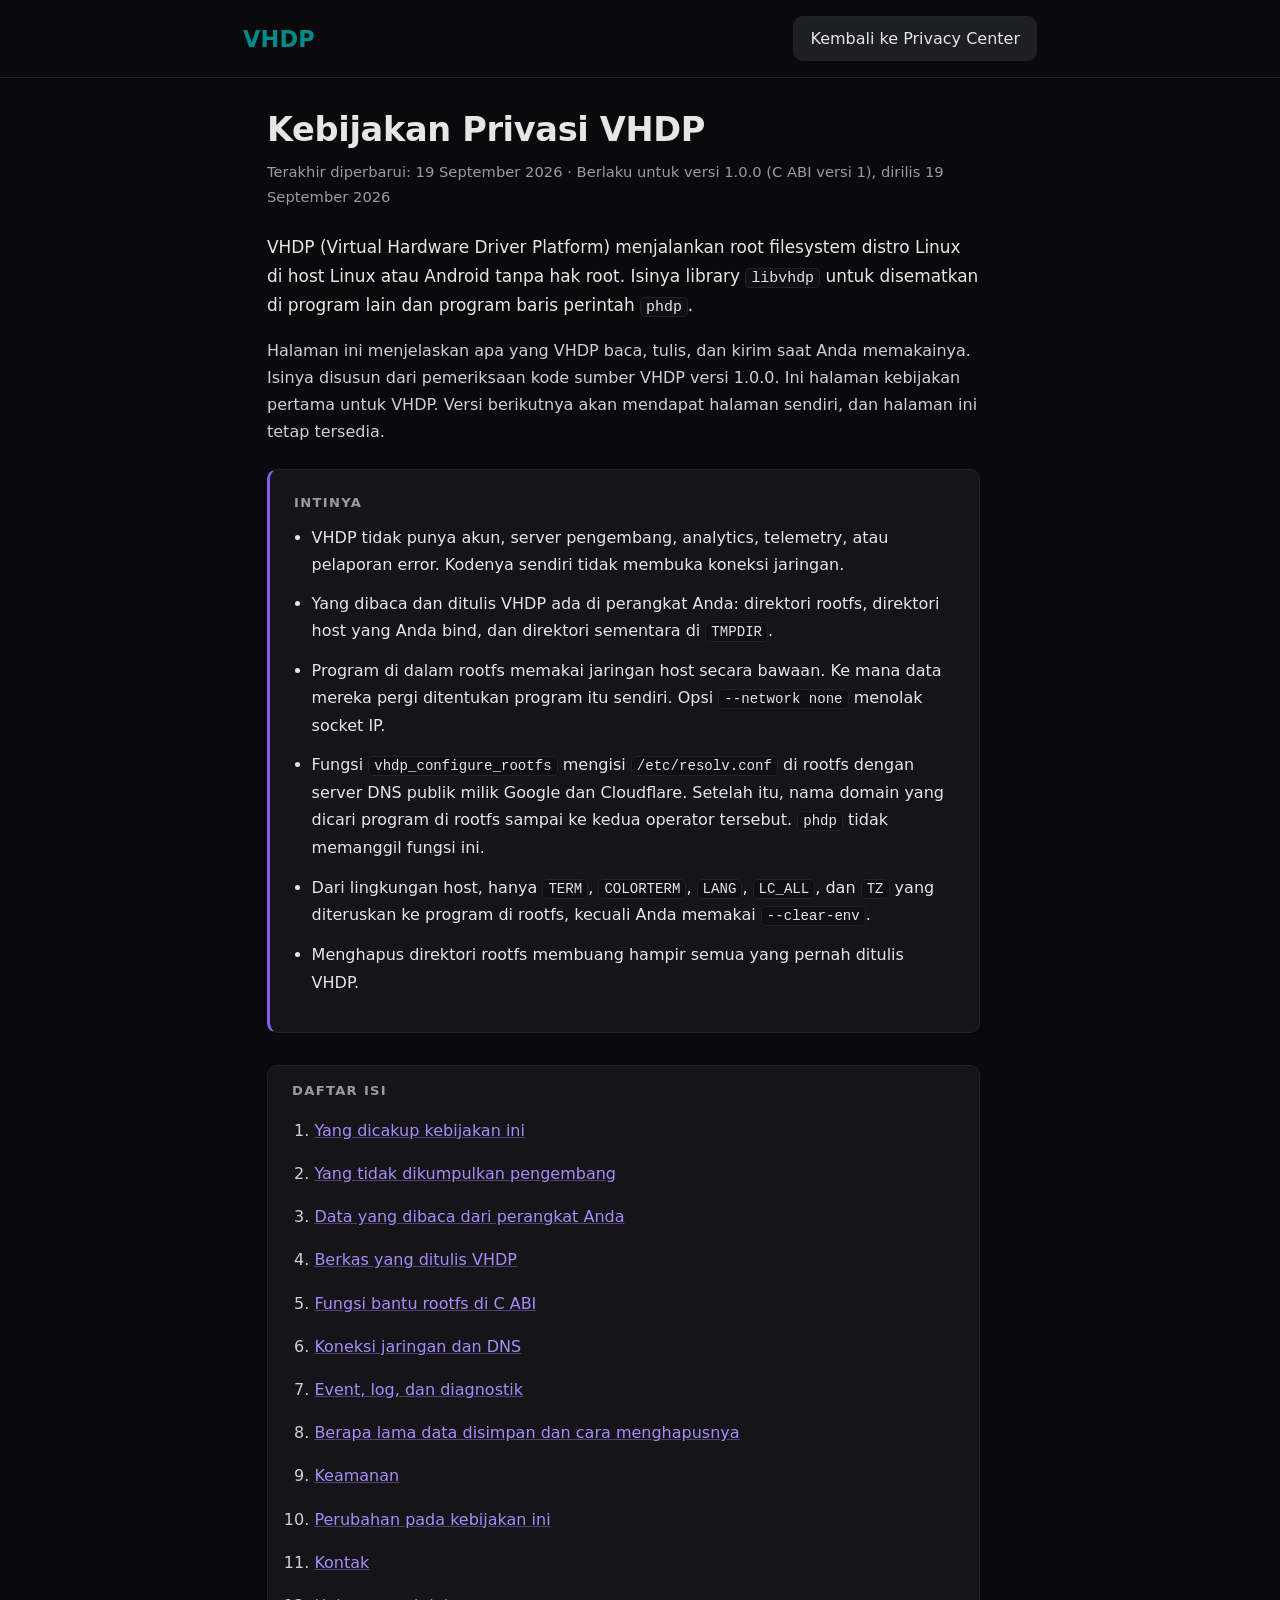
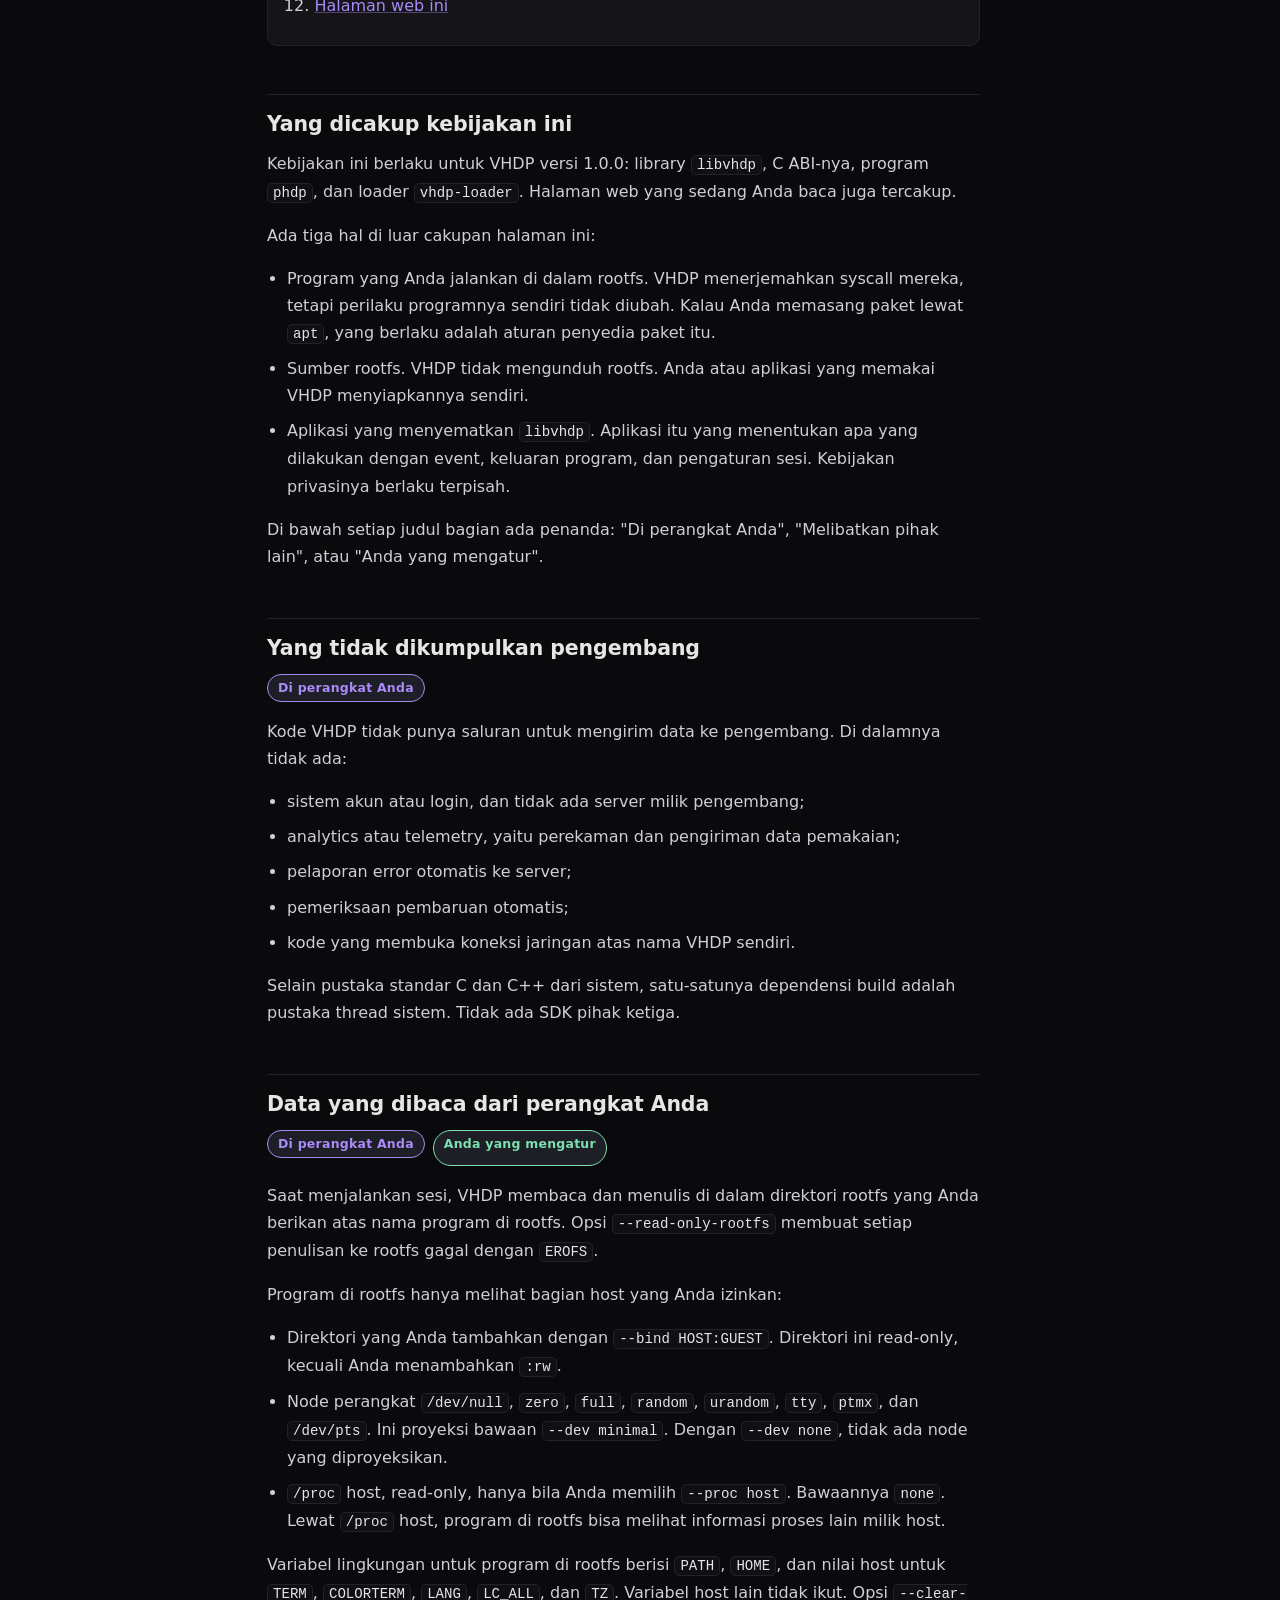
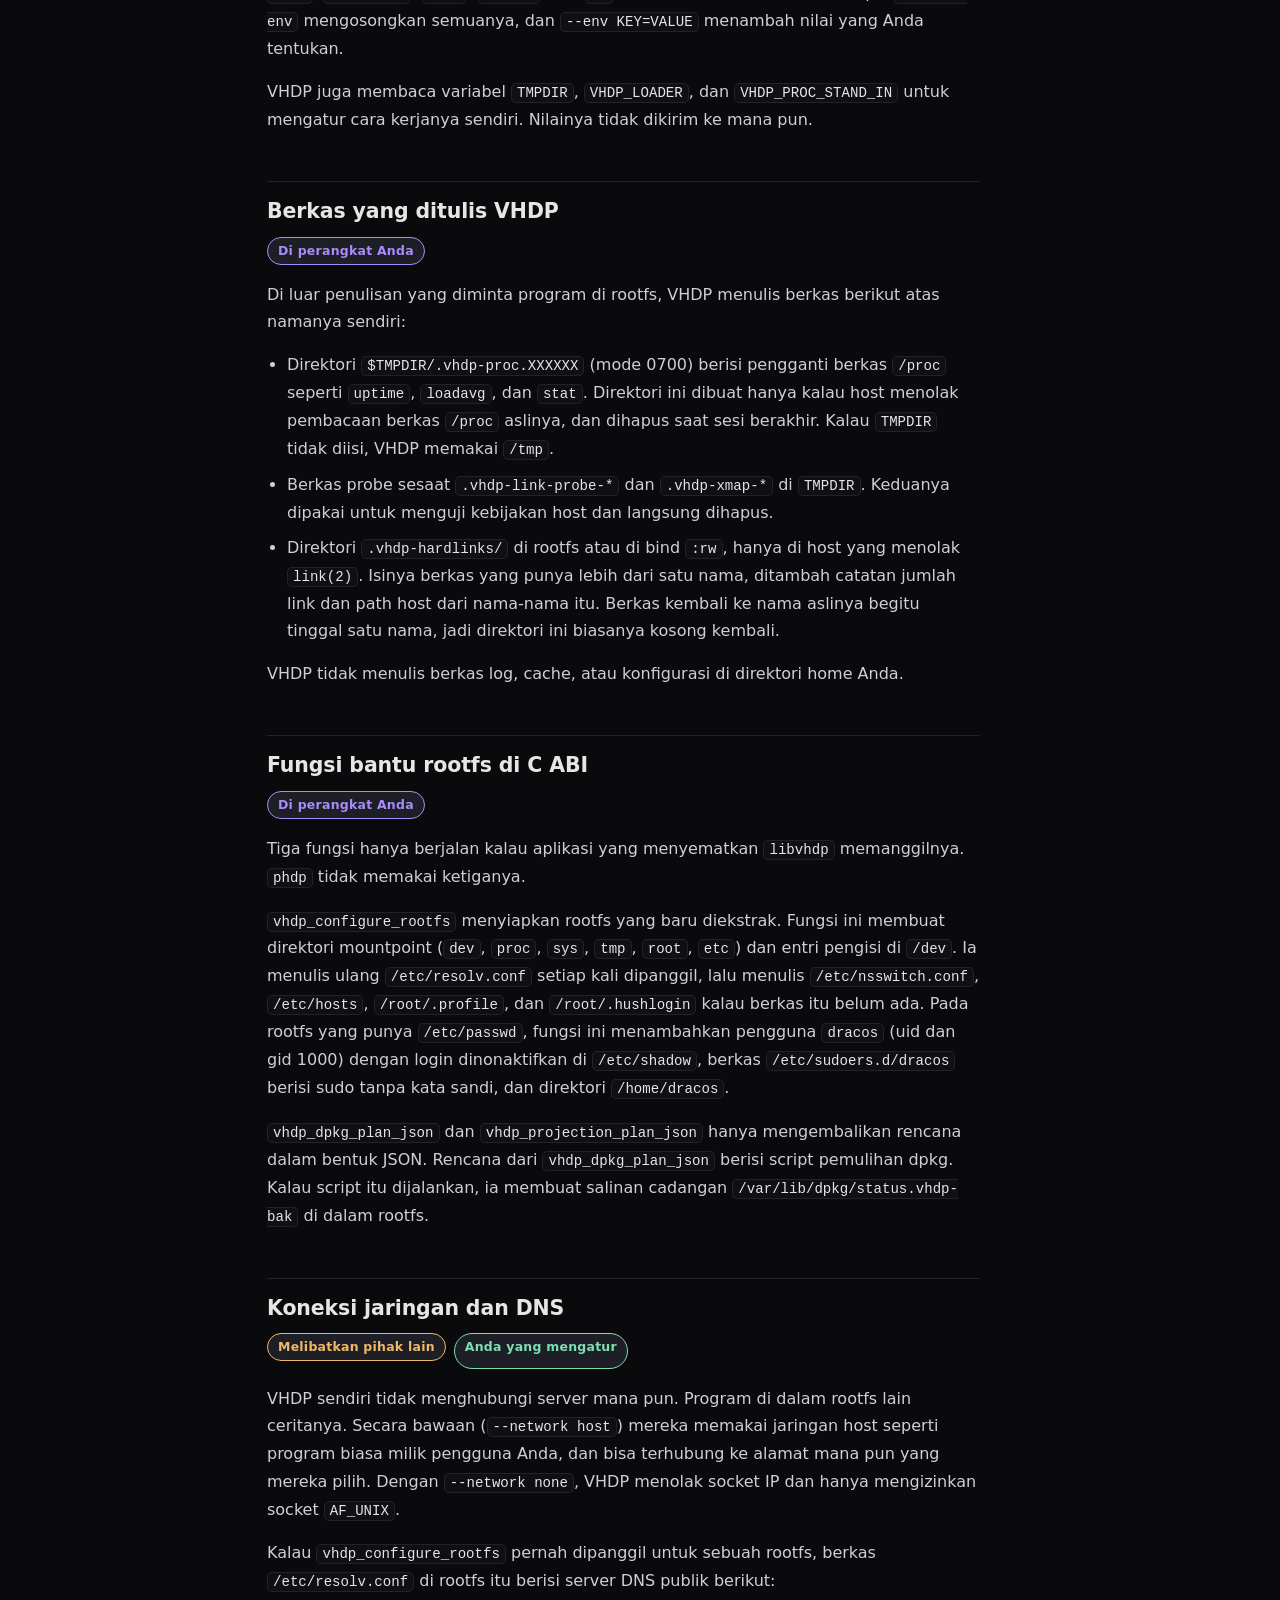
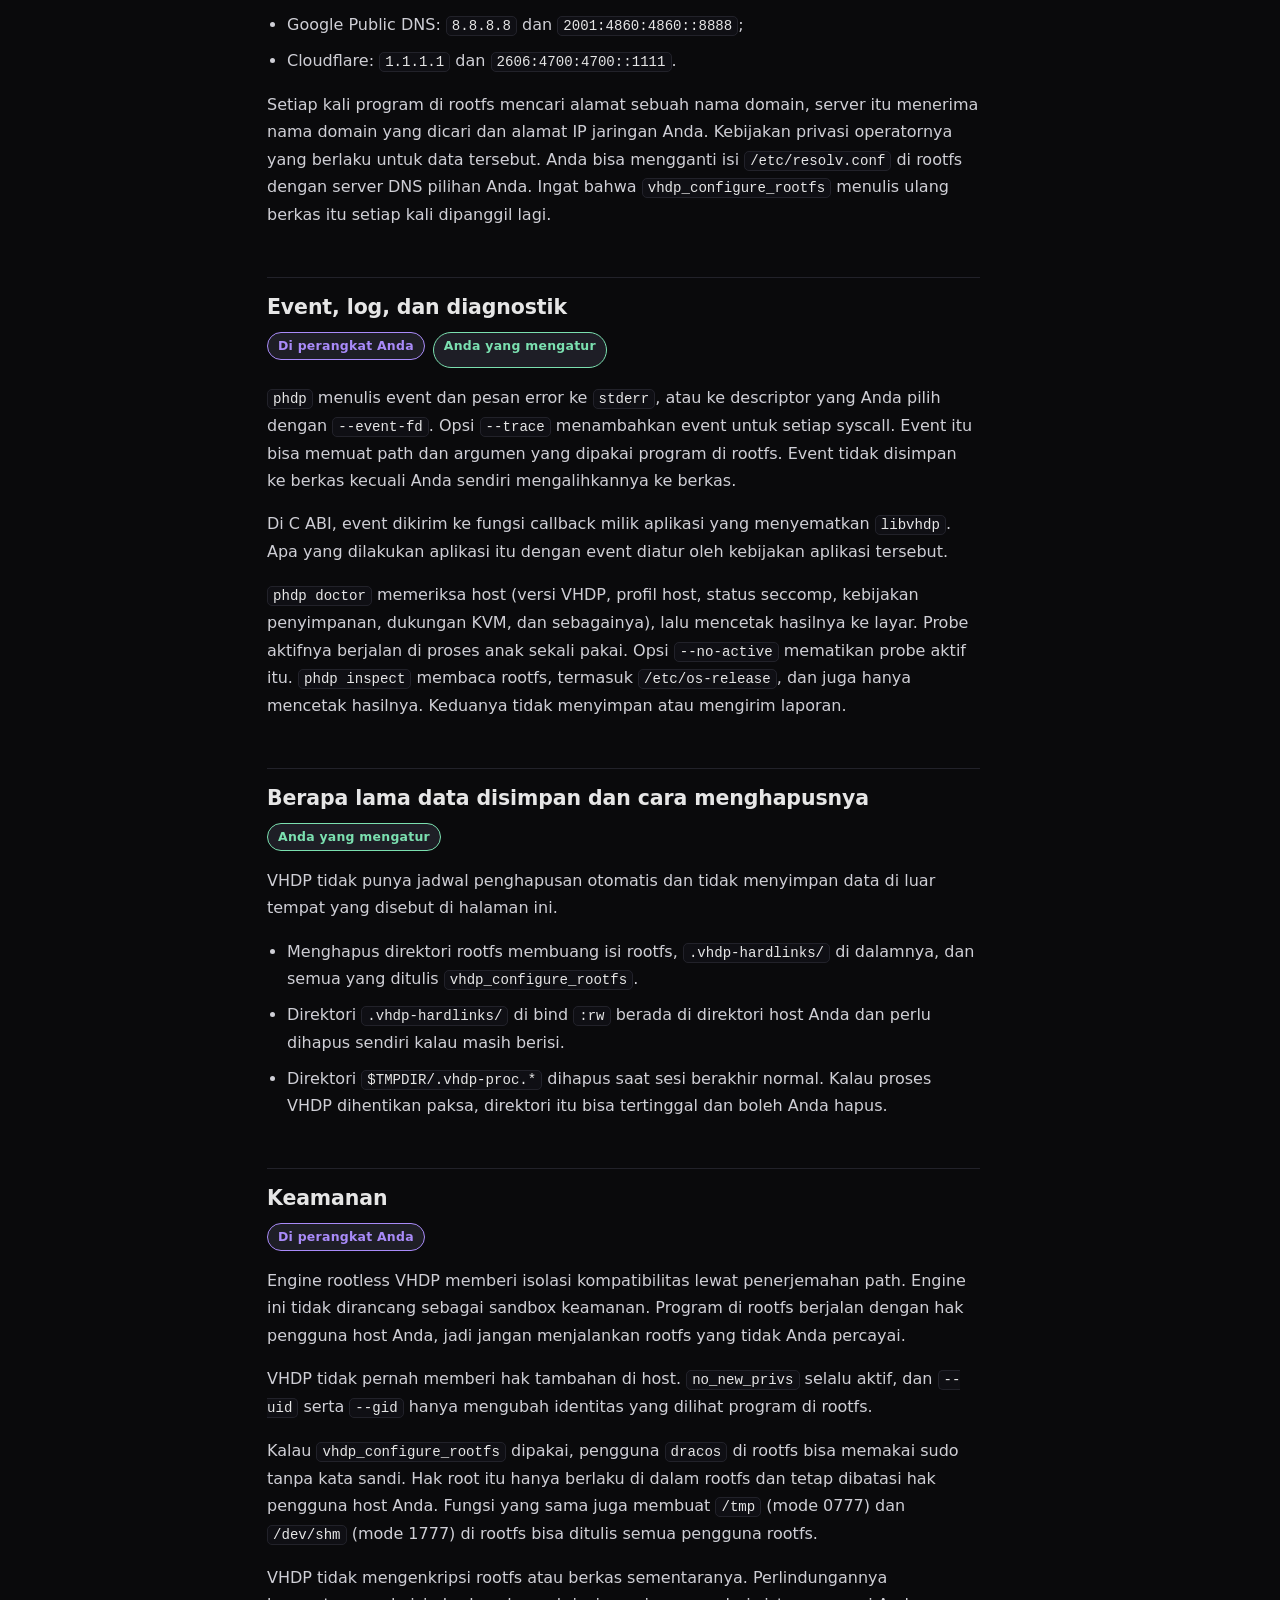
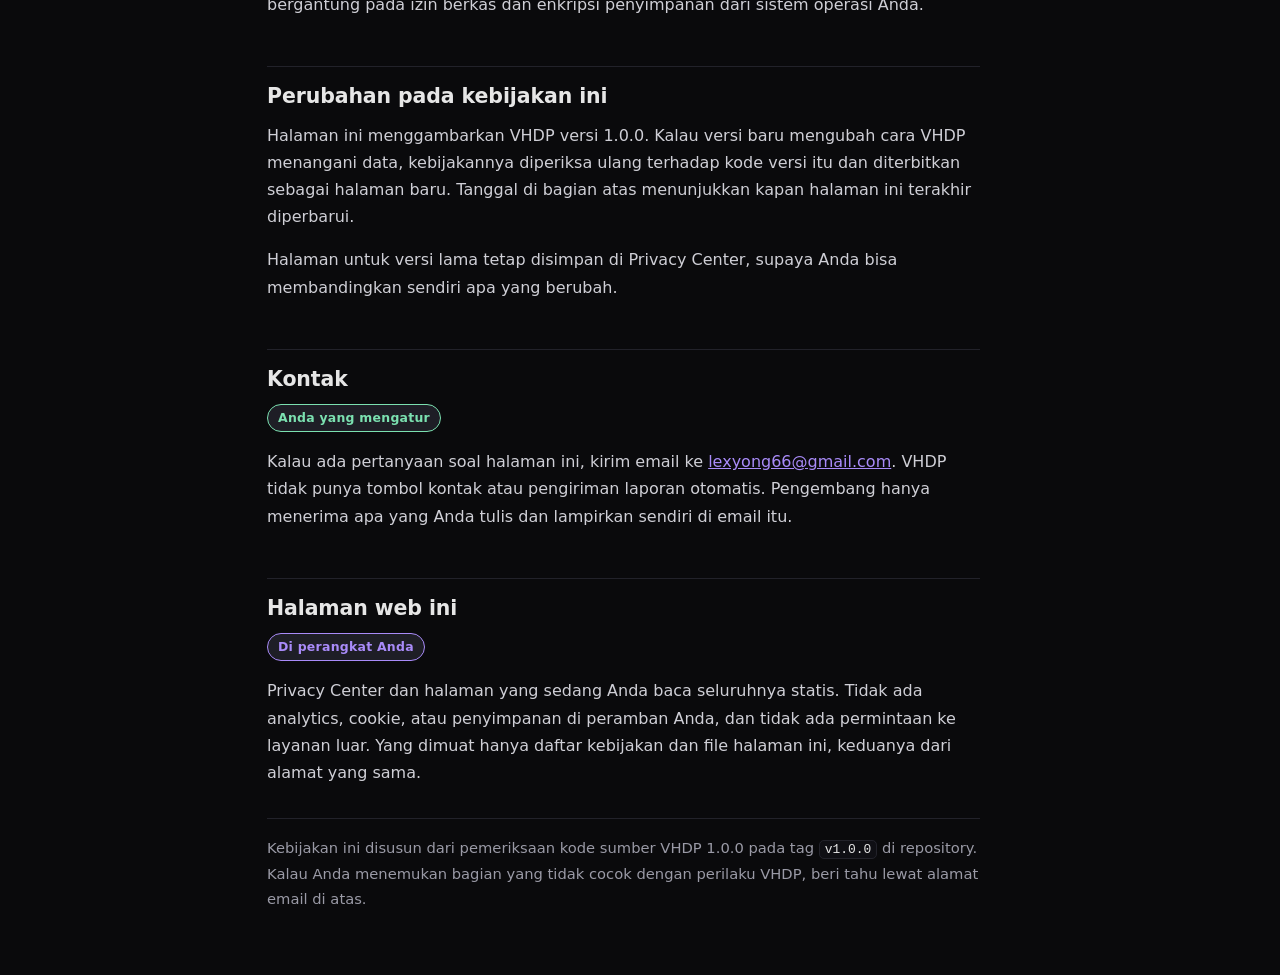
<file: Privacy-Policy/vhdp/vhdp-v1.0.0.html>
<!DOCTYPE html>
<html lang="id">
<head>
<meta charset="utf-8">
<meta name="viewport" content="width=device-width, initial-scale=1">
<meta name="description" content="Kebijakan Privasi VHDP 1.0.0: apa yang dibaca dan ditulis VHDP di perangkat Anda, kapan pihak lain ikut terlibat, dan cara menghapusnya.">
<meta name="color-scheme" content="dark">
<link rel="icon" href="data:image/svg+xml,%3Csvg xmlns='http://www.w3.org/2000/svg' viewBox='0 0 16 16'%3E%3Crect width='16' height='16' rx='3' fill='%230A0A0C'/%3E%3Cpath d='M3 5l2.5 3L3 11M7.5 11h5.5' stroke='%238A5CF6' stroke-width='1.6' fill='none' stroke-linecap='round' stroke-linejoin='round'/%3E%3C/svg%3E">
<title>Kebijakan Privasi VHDP</title>
<style>
  :root {
    --bg: #0A0A0C;
    --surface: #141419;
    --elevated: #1E1E26;
    --text: #E6E6E6;
    --text-2: #CFCFD6;
    --muted: #9A9AA6;
    --accent: #8A5CF6;
    --accent-text: #A98BF9;
    --wordmark: #008B8B;
    --divider: #22222A;
    --amber: #F0B866;
    --mint: #7BE0B0;

    --space-1: 4px;
    --space-2: 8px;
    --space-3: 12px;
    --space-4: 16px;
    --space-5: 24px;
    --space-6: 32px;
    --space-7: 48px;

    --radius: 10px;
    --tap: 44px;
  }

  * { box-sizing: border-box; }

  html { -webkit-text-size-adjust: 100%; }

  body {
    margin: 0;
    background: var(--bg);
    color: var(--text-2);
    font-family: ui-sans-serif, system-ui, -apple-system, "Segoe UI", Roboto, "Helvetica Neue", Arial, sans-serif;
    font-size: 16px;
    line-height: 1.7;
    overflow-wrap: break-word;
  }

  a { color: var(--accent-text); }
  a:hover { color: #C3AEFB; }

  :focus-visible {
    outline: 2px solid var(--accent);
    outline-offset: 2px;
    border-radius: 4px;
  }

  .skip {
    position: absolute;
    left: var(--space-4);
    top: -100px;
    background: var(--elevated);
    color: var(--text);
    border: 1px solid var(--accent);
    border-radius: var(--radius);
    padding: var(--space-3) var(--space-4);
    text-decoration: none;
    z-index: 50;
    transition: top 120ms ease;
  }
  .skip:focus { top: var(--space-4); }

  header.site {
    border-bottom: 1px solid var(--divider);
    padding: var(--space-4) var(--space-5);
  }
  .head-inner {
    max-width: 78ch;
    margin: 0 auto;
    display: flex;
    flex-wrap: wrap;
    align-items: center;
    justify-content: space-between;
    gap: var(--space-3) var(--space-4);
  }
  .wordmark {
    margin: 0;
    font-size: 1.4rem;
    font-weight: 700;
    letter-spacing: 0.01em;
    color: var(--wordmark);
  }
  .wordmark .x { color: var(--accent-text); }

  .doc-nav { margin: 0; }
  .doc-nav a {
    display: inline-flex;
    align-items: center;
    min-height: var(--tap);
    padding: var(--space-2) var(--space-4);
    border: 1px solid var(--divider);
    border-radius: var(--radius);
    background: var(--elevated);
    color: var(--text);
    text-decoration: none;
    font-weight: 500;
  }
  .doc-nav a:hover { border-color: var(--accent); color: #FFFFFF; }

  main.wrap {
    max-width: 78ch;
    margin: 0 auto;
    padding: var(--space-6) var(--space-5) var(--space-7);
  }

  article { max-width: 70ch; }

  h1 {
    color: var(--text);
    font-size: clamp(1.6rem, 1.2rem + 1.7vw, 2.1rem);
    line-height: 1.22;
    letter-spacing: -0.01em;
    margin: 0 0 var(--space-2);
  }
  h2 {
    color: var(--text);
    font-size: 1.28rem;
    line-height: 1.3;
    letter-spacing: -0.005em;
    margin: var(--space-7) 0 var(--space-3);
    padding-top: var(--space-4);
    border-top: 1px solid var(--divider);
    scroll-margin-top: var(--space-4);
  }
  h3 {
    color: var(--text);
    font-size: 1.02rem;
    line-height: 1.4;
    margin: var(--space-5) 0 var(--space-2);
    scroll-margin-top: var(--space-4);
  }

  p { margin: 0 0 var(--space-4); }
  ul, ol { padding-left: 1.25em; margin: 0 0 var(--space-4); }
  li { margin-bottom: var(--space-2); }
  li:last-child { margin-bottom: 0; }

  .doc-meta {
    color: var(--muted);
    font-size: 0.92rem;
    margin-bottom: var(--space-5);
  }

  .lead { color: var(--text); font-size: 1.06rem; }

  /* Ringkasan pembuka */
  .summary {
    background: var(--surface);
    border: 1px solid var(--divider);
    border-left: 3px solid var(--accent);
    border-radius: var(--radius);
    padding: var(--space-5);
    margin: var(--space-5) 0 var(--space-6);
  }
  .summary h2 {
    margin: 0 0 var(--space-3);
    padding-top: 0;
    border-top: 0;
    font-size: 0.82rem;
    letter-spacing: 0.1em;
    text-transform: uppercase;
    color: var(--muted);
  }
  .summary ul { margin: 0; padding-left: 1.1em; }
  .summary li { color: var(--text); margin-bottom: var(--space-3); }

  /* Penanda jenis informasi. Arti dibawa oleh teksnya, bukan warnanya. */
  .tags {
    display: flex;
    flex-wrap: wrap;
    gap: var(--space-2);
    margin: 0 0 var(--space-4);
    padding: 0;
    list-style: none;
  }
  .tag {
    display: inline-block;
    min-width: 0;
    white-space: nowrap;
    padding: 3px 10px;
    border: 1px solid currentColor;
    border-radius: 999px;
    background: var(--elevated);
    font-size: 0.78rem;
    font-weight: 600;
    letter-spacing: 0.02em;
    line-height: 1.6;
  }
  .t-lokal { color: var(--accent-text); }
  .t-luar { color: var(--amber); }
  .t-kontrol { color: var(--mint); }

  .callout {
    background: var(--elevated);
    border: 1px solid var(--divider);
    border-left: 3px solid var(--accent);
    border-radius: var(--radius);
    padding: var(--space-4) var(--space-5);
    margin: var(--space-5) 0;
  }
  .callout > :last-child { margin-bottom: 0; }
  .callout p:first-child { color: var(--text); }

  .toc {
    background: var(--surface);
    border: 1px solid var(--divider);
    border-radius: var(--radius);
    padding: var(--space-4) var(--space-5);
    margin-bottom: var(--space-6);
  }
  .toc h2 {
    margin: 0 0 var(--space-3);
    padding-top: 0;
    border-top: 0;
    font-size: 0.82rem;
    letter-spacing: 0.1em;
    text-transform: uppercase;
    color: var(--muted);
  }
  .toc ol { margin: 0; padding-left: 1.4em; }
  .toc li { margin-bottom: var(--space-1); }
  .toc a {
    display: inline-block;
    max-width: 100%;
    overflow-wrap: anywhere;
    padding: 6px 0;
    text-decoration-color: rgba(169, 139, 249, 0.4);
  }

  .scroll-x { overflow-x: auto; margin: 0 0 var(--space-4); }
  table { width: 100%; border-collapse: collapse; font-size: 0.95rem; }
  caption { text-align: left; color: var(--muted); font-size: 0.9rem; padding-bottom: var(--space-2); }
  th, td {
    border: 1px solid var(--divider);
    padding: var(--space-2) var(--space-3);
    text-align: left;
    vertical-align: top;
  }
  th { color: var(--text); background: var(--elevated); font-weight: 600; }

  code {
    background: #0F0F14;
    border: 1px solid var(--divider);
    border-radius: 5px;
    padding: 1px 5px;
    font-family: ui-monospace, SFMono-Regular, Menlo, Consolas, "Liberation Mono", monospace;
    font-size: 0.88em;
    color: var(--text);
  }

  .sign-off {
    margin-top: var(--space-6);
    padding-top: var(--space-4);
    border-top: 1px solid var(--divider);
    color: var(--muted);
    font-size: 0.92rem;
  }

  @media (max-width: 520px) {
    main.wrap { padding: var(--space-5) var(--space-4) var(--space-6); }
    .summary, .toc, .callout { padding: var(--space-4); }
  }

  /* Penanda dijaga satu baris di lebar normal. Pada lebar ekstrem (zoom tinggi di
     layar kecil) membungkus lebih baik daripada memaksa seluruh halaman menggeser. */
  @media (max-width: 380px) {
    .tag { white-space: normal; overflow-wrap: anywhere; }
  }

  @media (prefers-reduced-motion: reduce) {
    * { animation: none !important; transition: none !important; scroll-behavior: auto !important; }
  }

  @media print {
    body { background: #FFFFFF; color: #1A1A1A; font-size: 10.5pt; line-height: 1.5; }
    header.site, .skip, .doc-nav { display: none; }
    main.wrap { max-width: none; padding: 0; }
    article { max-width: none; }
    h1, h2, h3 { color: #000000; page-break-after: avoid; }
    h1 { font-size: 20pt; }
    h2 { font-size: 13pt; border-top: 1px solid #BBBBBB; margin-top: 22pt; }
    h3 { font-size: 11pt; }
    a { color: #000000; text-decoration: underline; }
    .summary, .toc, .callout { background: #FFFFFF; border: 1px solid #BBBBBB; border-left-width: 3px; page-break-inside: avoid; }
    .summary li, .callout p:first-child, .lead { color: #000000; }
    .tag { border: 1px solid #666666; color: #333333; background: #FFFFFF; }
    .doc-meta, .sign-off, caption { color: #444444; }
    th { background: #EEEEEE; color: #000000; }
    th, td { border: 1px solid #999999; }
    table, .scroll-x { overflow: visible; page-break-inside: avoid; }
    code { background: #FFFFFF; border: 1px solid #BBBBBB; color: #000000; }
    p, li { orphans: 3; widows: 3; }
  }
</style>
</head>

<body>

<a class="skip" href="#doc">Lompat ke isi kebijakan</a>

<header class="site">
  <div class="head-inner">
    <p class="wordmark">VHDP</p>
    <p class="doc-nav"><a href="../../index.html">Kembali ke Privacy Center</a></p>
  </div>
</header>

<main class="wrap" id="doc">
<article data-policy-content>

  <h1>Kebijakan Privasi VHDP</h1>

  <p class="doc-meta">Terakhir diperbarui: 19 September 2026 &middot; Berlaku untuk versi 1.0.0
  (C ABI versi 1), dirilis 19 September 2026</p>

  <p class="lead">VHDP (Virtual Hardware Driver Platform) menjalankan root filesystem distro Linux
  di host Linux atau Android tanpa hak root. Isinya library <code>libvhdp</code> untuk disematkan
  di program lain dan program baris perintah <code>phdp</code>.</p>

  <p>Halaman ini menjelaskan apa yang VHDP baca, tulis, dan kirim saat Anda memakainya. Isinya
  disusun dari pemeriksaan kode sumber VHDP versi 1.0.0. Ini halaman kebijakan pertama untuk VHDP.
  Versi berikutnya akan mendapat halaman sendiri, dan halaman ini tetap tersedia.</p>

  <section class="summary" aria-labelledby="intinya">
    <h2 id="intinya">Intinya</h2>
    <ul>
      <li>VHDP tidak punya akun, server pengembang, analytics, telemetry, atau pelaporan error.
      Kodenya sendiri tidak membuka koneksi jaringan.</li>
      <li>Yang dibaca dan ditulis VHDP ada di perangkat Anda: direktori rootfs, direktori host yang
      Anda bind, dan direktori sementara di <code>TMPDIR</code>.</li>
      <li>Program di dalam rootfs memakai jaringan host secara bawaan. Ke mana data mereka pergi
      ditentukan program itu sendiri. Opsi <code>--network none</code> menolak socket IP.</li>
      <li>Fungsi <code>vhdp_configure_rootfs</code> mengisi <code>/etc/resolv.conf</code> di rootfs
      dengan server DNS publik milik Google dan Cloudflare. Setelah itu, nama domain yang dicari
      program di rootfs sampai ke kedua operator tersebut. <code>phdp</code> tidak memanggil
      fungsi ini.</li>
      <li>Dari lingkungan host, hanya <code>TERM</code>, <code>COLORTERM</code>, <code>LANG</code>,
      <code>LC_ALL</code>, dan <code>TZ</code> yang diteruskan ke program di rootfs, kecuali Anda
      memakai <code>--clear-env</code>.</li>
      <li>Menghapus direktori rootfs membuang hampir semua yang pernah ditulis VHDP.</li>
    </ul>
  </section>

  <nav class="toc" aria-labelledby="daftar-isi">
    <h2 id="daftar-isi">Daftar isi</h2>
    <ol>
      <li><a href="#ruang-lingkup">Yang dicakup kebijakan ini</a></li>
      <li><a href="#tidak-dikumpulkan">Yang tidak dikumpulkan pengembang</a></li>
      <li><a href="#di-perangkat">Data yang dibaca dari perangkat Anda</a></li>
      <li><a href="#berkas">Berkas yang ditulis VHDP</a></li>
      <li><a href="#rootfs">Fungsi bantu rootfs di C ABI</a></li>
      <li><a href="#jaringan">Koneksi jaringan dan DNS</a></li>
      <li><a href="#diagnostik">Event, log, dan diagnostik</a></li>
      <li><a href="#hapus">Berapa lama data disimpan dan cara menghapusnya</a></li>
      <li><a href="#keamanan">Keamanan</a></li>
      <li><a href="#perubahan">Perubahan pada kebijakan ini</a></li>
      <li><a href="#kontak">Kontak</a></li>
      <li><a href="#situs">Halaman web ini</a></li>
    </ol>
  </nav>

  <h2 id="ruang-lingkup">Yang dicakup kebijakan ini</h2>

  <p>Kebijakan ini berlaku untuk VHDP versi 1.0.0: library <code>libvhdp</code>, C ABI-nya,
  program <code>phdp</code>, dan loader <code>vhdp-loader</code>. Halaman web yang sedang Anda baca
  juga tercakup.</p>

  <p>Ada tiga hal di luar cakupan halaman ini:</p>

  <ul>
    <li>Program yang Anda jalankan di dalam rootfs. VHDP menerjemahkan syscall mereka, tetapi
    perilaku programnya sendiri tidak diubah. Kalau Anda memasang paket lewat <code>apt</code>,
    yang berlaku adalah aturan penyedia paket itu.</li>
    <li>Sumber rootfs. VHDP tidak mengunduh rootfs. Anda atau aplikasi yang memakai VHDP
    menyiapkannya sendiri.</li>
    <li>Aplikasi yang menyematkan <code>libvhdp</code>. Aplikasi itu yang menentukan apa yang
    dilakukan dengan event, keluaran program, dan pengaturan sesi. Kebijakan privasinya berlaku
    terpisah.</li>
  </ul>

  <p>Di bawah setiap judul bagian ada penanda: "Di perangkat Anda", "Melibatkan pihak lain", atau
  "Anda yang mengatur".</p>

  <h2 id="tidak-dikumpulkan">Yang tidak dikumpulkan pengembang</h2>

  <ul class="tags">
    <li class="tag t-lokal">Di perangkat Anda</li>
  </ul>

  <p>Kode VHDP tidak punya saluran untuk mengirim data ke pengembang. Di dalamnya tidak ada:</p>

  <ul>
    <li>sistem akun atau login, dan tidak ada server milik pengembang;</li>
    <li>analytics atau telemetry, yaitu perekaman dan pengiriman data pemakaian;</li>
    <li>pelaporan error otomatis ke server;</li>
    <li>pemeriksaan pembaruan otomatis;</li>
    <li>kode yang membuka koneksi jaringan atas nama VHDP sendiri.</li>
  </ul>

  <p>Selain pustaka standar C dan C++ dari sistem, satu-satunya dependensi build adalah pustaka
  thread sistem. Tidak ada SDK pihak ketiga.</p>

  <h2 id="di-perangkat">Data yang dibaca dari perangkat Anda</h2>

  <ul class="tags">
    <li class="tag t-lokal">Di perangkat Anda</li>
    <li class="tag t-kontrol">Anda yang mengatur</li>
  </ul>

  <p>Saat menjalankan sesi, VHDP membaca dan menulis di dalam direktori rootfs yang Anda berikan
  atas nama program di rootfs. Opsi <code>--read-only-rootfs</code> membuat setiap penulisan ke
  rootfs gagal dengan <code>EROFS</code>.</p>

  <p>Program di rootfs hanya melihat bagian host yang Anda izinkan:</p>

  <ul>
    <li>Direktori yang Anda tambahkan dengan <code>--bind HOST:GUEST</code>. Direktori ini
    read-only, kecuali Anda menambahkan <code>:rw</code>.</li>
    <li>Node perangkat <code>/dev/null</code>, <code>zero</code>, <code>full</code>,
    <code>random</code>, <code>urandom</code>, <code>tty</code>, <code>ptmx</code>, dan
    <code>/dev/pts</code>. Ini proyeksi bawaan <code>--dev minimal</code>. Dengan
    <code>--dev none</code>, tidak ada node yang diproyeksikan.</li>
    <li><code>/proc</code> host, read-only, hanya bila Anda memilih <code>--proc host</code>.
    Bawaannya <code>none</code>. Lewat <code>/proc</code> host, program di rootfs bisa melihat
    informasi proses lain milik host.</li>
  </ul>

  <p>Variabel lingkungan untuk program di rootfs berisi <code>PATH</code>, <code>HOME</code>, dan
  nilai host untuk <code>TERM</code>, <code>COLORTERM</code>, <code>LANG</code>,
  <code>LC_ALL</code>, dan <code>TZ</code>. Variabel host lain tidak ikut. Opsi
  <code>--clear-env</code> mengosongkan semuanya, dan <code>--env KEY=VALUE</code> menambah nilai
  yang Anda tentukan.</p>

  <p>VHDP juga membaca variabel <code>TMPDIR</code>, <code>VHDP_LOADER</code>, dan
  <code>VHDP_PROC_STAND_IN</code> untuk mengatur cara kerjanya sendiri. Nilainya tidak dikirim ke
  mana pun.</p>

  <h2 id="berkas">Berkas yang ditulis VHDP</h2>

  <ul class="tags">
    <li class="tag t-lokal">Di perangkat Anda</li>
  </ul>

  <p>Di luar penulisan yang diminta program di rootfs, VHDP menulis berkas berikut atas namanya
  sendiri:</p>

  <ul>
    <li>Direktori <code>$TMPDIR/.vhdp-proc.XXXXXX</code> (mode 0700) berisi pengganti berkas
    <code>/proc</code> seperti <code>uptime</code>, <code>loadavg</code>, dan <code>stat</code>.
    Direktori ini dibuat hanya kalau host menolak pembacaan berkas <code>/proc</code> aslinya, dan
    dihapus saat sesi berakhir. Kalau <code>TMPDIR</code> tidak diisi, VHDP memakai
    <code>/tmp</code>.</li>
    <li>Berkas probe sesaat <code>.vhdp-link-probe-*</code> dan <code>.vhdp-xmap-*</code> di
    <code>TMPDIR</code>. Keduanya dipakai untuk menguji kebijakan host dan langsung dihapus.</li>
    <li>Direktori <code>.vhdp-hardlinks/</code> di rootfs atau di bind <code>:rw</code>, hanya di
    host yang menolak <code>link(2)</code>. Isinya berkas yang punya lebih dari satu nama, ditambah
    catatan jumlah link dan path host dari nama-nama itu. Berkas kembali ke nama aslinya begitu
    tinggal satu nama, jadi direktori ini biasanya kosong kembali.</li>
  </ul>

  <p>VHDP tidak menulis berkas log, cache, atau konfigurasi di direktori home Anda.</p>

  <h2 id="rootfs">Fungsi bantu rootfs di C ABI</h2>

  <ul class="tags">
    <li class="tag t-lokal">Di perangkat Anda</li>
  </ul>

  <p>Tiga fungsi hanya berjalan kalau aplikasi yang menyematkan <code>libvhdp</code>
  memanggilnya. <code>phdp</code> tidak memakai ketiganya.</p>

  <p><code>vhdp_configure_rootfs</code> menyiapkan rootfs yang baru diekstrak. Fungsi ini membuat
  direktori mountpoint (<code>dev</code>, <code>proc</code>, <code>sys</code>, <code>tmp</code>,
  <code>root</code>, <code>etc</code>) dan entri pengisi di <code>/dev</code>. Ia menulis ulang
  <code>/etc/resolv.conf</code> setiap kali dipanggil, lalu menulis <code>/etc/nsswitch.conf</code>,
  <code>/etc/hosts</code>, <code>/root/.profile</code>, dan <code>/root/.hushlogin</code> kalau
  berkas itu belum ada. Pada rootfs yang punya <code>/etc/passwd</code>, fungsi ini menambahkan
  pengguna <code>dracos</code> (uid dan gid 1000) dengan login dinonaktifkan di
  <code>/etc/shadow</code>, berkas <code>/etc/sudoers.d/dracos</code> berisi sudo tanpa kata sandi,
  dan direktori <code>/home/dracos</code>.</p>

  <p><code>vhdp_dpkg_plan_json</code> dan <code>vhdp_projection_plan_json</code> hanya
  mengembalikan rencana dalam bentuk JSON. Rencana dari <code>vhdp_dpkg_plan_json</code> berisi
  script pemulihan dpkg. Kalau script itu dijalankan, ia membuat salinan cadangan
  <code>/var/lib/dpkg/status.vhdp-bak</code> di dalam rootfs.</p>

  <h2 id="jaringan">Koneksi jaringan dan DNS</h2>

  <ul class="tags">
    <li class="tag t-luar">Melibatkan pihak lain</li>
    <li class="tag t-kontrol">Anda yang mengatur</li>
  </ul>

  <p>VHDP sendiri tidak menghubungi server mana pun. Program di dalam rootfs lain ceritanya. Secara
  bawaan (<code>--network host</code>) mereka memakai jaringan host seperti program biasa milik
  pengguna Anda, dan bisa terhubung ke alamat mana pun yang mereka pilih. Dengan
  <code>--network none</code>, VHDP menolak socket IP dan hanya mengizinkan socket
  <code>AF_UNIX</code>.</p>

  <p>Kalau <code>vhdp_configure_rootfs</code> pernah dipanggil untuk sebuah rootfs, berkas
  <code>/etc/resolv.conf</code> di rootfs itu berisi server DNS publik berikut:</p>

  <ul>
    <li>Google Public DNS: <code>8.8.8.8</code> dan <code>2001:4860:4860::8888</code>;</li>
    <li>Cloudflare: <code>1.1.1.1</code> dan <code>2606:4700:4700::1111</code>.</li>
  </ul>

  <p>Setiap kali program di rootfs mencari alamat sebuah nama domain, server itu menerima nama
  domain yang dicari dan alamat IP jaringan Anda. Kebijakan privasi operatornya yang berlaku untuk
  data tersebut. Anda bisa mengganti isi <code>/etc/resolv.conf</code> di rootfs dengan server DNS
  pilihan Anda. Ingat bahwa <code>vhdp_configure_rootfs</code> menulis ulang berkas itu setiap kali
  dipanggil lagi.</p>

  <h2 id="diagnostik">Event, log, dan diagnostik</h2>

  <ul class="tags">
    <li class="tag t-lokal">Di perangkat Anda</li>
    <li class="tag t-kontrol">Anda yang mengatur</li>
  </ul>

  <p><code>phdp</code> menulis event dan pesan error ke <code>stderr</code>, atau ke descriptor
  yang Anda pilih dengan <code>--event-fd</code>. Opsi <code>--trace</code> menambahkan event untuk
  setiap syscall. Event itu bisa memuat path dan argumen yang dipakai program di rootfs. Event
  tidak disimpan ke berkas kecuali Anda sendiri mengalihkannya ke berkas.</p>

  <p>Di C ABI, event dikirim ke fungsi callback milik aplikasi yang menyematkan
  <code>libvhdp</code>. Apa yang dilakukan aplikasi itu dengan event diatur oleh kebijakan aplikasi
  tersebut.</p>

  <p><code>phdp doctor</code> memeriksa host (versi VHDP, profil host, status seccomp, kebijakan
  penyimpanan, dukungan KVM, dan sebagainya), lalu mencetak hasilnya ke layar. Probe aktifnya
  berjalan di proses anak sekali pakai. Opsi <code>--no-active</code> mematikan probe aktif itu.
  <code>phdp inspect</code> membaca rootfs, termasuk <code>/etc/os-release</code>, dan juga hanya
  mencetak hasilnya. Keduanya tidak menyimpan atau mengirim laporan.</p>

  <h2 id="hapus">Berapa lama data disimpan dan cara menghapusnya</h2>

  <ul class="tags">
    <li class="tag t-kontrol">Anda yang mengatur</li>
  </ul>

  <p>VHDP tidak punya jadwal penghapusan otomatis dan tidak menyimpan data di luar tempat yang
  disebut di halaman ini.</p>

  <ul>
    <li>Menghapus direktori rootfs membuang isi rootfs, <code>.vhdp-hardlinks/</code> di dalamnya,
    dan semua yang ditulis <code>vhdp_configure_rootfs</code>.</li>
    <li>Direktori <code>.vhdp-hardlinks/</code> di bind <code>:rw</code> berada di direktori host
    Anda dan perlu dihapus sendiri kalau masih berisi.</li>
    <li>Direktori <code>$TMPDIR/.vhdp-proc.*</code> dihapus saat sesi berakhir normal. Kalau
    proses VHDP dihentikan paksa, direktori itu bisa tertinggal dan boleh Anda hapus.</li>
  </ul>

  <h2 id="keamanan">Keamanan</h2>

  <ul class="tags">
    <li class="tag t-lokal">Di perangkat Anda</li>
  </ul>

  <p>Engine rootless VHDP memberi isolasi kompatibilitas lewat penerjemahan path. Engine ini tidak
  dirancang sebagai sandbox keamanan. Program di rootfs berjalan dengan hak pengguna host Anda, jadi
  jangan menjalankan rootfs yang tidak Anda percayai.</p>

  <p>VHDP tidak pernah memberi hak tambahan di host. <code>no_new_privs</code> selalu aktif, dan
  <code>--uid</code> serta <code>--gid</code> hanya mengubah identitas yang dilihat program di
  rootfs.</p>

  <p>Kalau <code>vhdp_configure_rootfs</code> dipakai, pengguna <code>dracos</code> di rootfs bisa
  memakai sudo tanpa kata sandi. Hak root itu hanya berlaku di dalam rootfs dan tetap dibatasi hak
  pengguna host Anda. Fungsi yang sama juga membuat <code>/tmp</code> (mode 0777) dan
  <code>/dev/shm</code> (mode 1777) di rootfs bisa ditulis semua pengguna rootfs.</p>

  <p>VHDP tidak mengenkripsi rootfs atau berkas sementaranya. Perlindungannya bergantung pada izin
  berkas dan enkripsi penyimpanan dari sistem operasi Anda.</p>

  <h2 id="perubahan">Perubahan pada kebijakan ini</h2>

  <p>Halaman ini menggambarkan VHDP versi 1.0.0. Kalau versi baru mengubah cara VHDP menangani
  data, kebijakannya diperiksa ulang terhadap kode versi itu dan diterbitkan sebagai halaman baru.
  Tanggal di bagian atas menunjukkan kapan halaman ini terakhir diperbarui.</p>

  <p>Halaman untuk versi lama tetap disimpan di Privacy Center, supaya Anda bisa membandingkan
  sendiri apa yang berubah.</p>

  <h2 id="kontak">Kontak</h2>

  <ul class="tags">
    <li class="tag t-kontrol">Anda yang mengatur</li>
  </ul>

  <p>Kalau ada pertanyaan soal halaman ini, kirim email ke
  <a href="mailto:lexyong66@gmail.com">lexyong66@gmail.com</a>. VHDP tidak punya tombol kontak
  atau pengiriman laporan otomatis. Pengembang hanya menerima apa yang Anda tulis dan lampirkan
  sendiri di email itu.</p>

  <h2 id="situs">Halaman web ini</h2>

  <ul class="tags">
    <li class="tag t-lokal">Di perangkat Anda</li>
  </ul>

  <p>Privacy Center dan halaman yang sedang Anda baca seluruhnya statis. Tidak ada analytics,
  cookie, atau penyimpanan di peramban Anda, dan tidak ada permintaan ke layanan luar. Yang dimuat
  hanya daftar kebijakan dan file halaman ini, keduanya dari alamat yang sama.</p>

  <p class="sign-off">Kebijakan ini disusun dari pemeriksaan kode sumber VHDP 1.0.0 pada tag
  <code>v1.0.0</code> di repository. Kalau Anda menemukan bagian yang tidak cocok dengan perilaku
  VHDP, beri tahu lewat alamat email di atas.</p>

</article>
</main>

</body>
</html>
</file>
<file: dxterm/styles.css>
/* Fonts are served from this site, so a visit makes no request to a font CDN.
   Chakra Petch, JetBrains Mono and Black Ops One are under the SIL Open Font License 1.1;
   the licence texts sit next to the files in ./fonts/. */
@font-face {
  font-family: "Chakra Petch";
  font-style: normal;
  font-weight: 400;
  font-display: swap;
  src: url("./fonts/chakra-petch-400-latin-ext.woff2") format("woff2");
  unicode-range: U+0100-02BA, U+02BD-02C5, U+02C7-02CC, U+02CE-02D7, U+02DD-02FF, U+0304, U+0308, U+0329, U+1D00-1DBF, U+1E00-1E9F, U+1EF2-1EFF, U+2020, U+20A0-20AB, U+20AD-20C0, U+2113, U+2C60-2C7F, U+A720-A7FF;
}
@font-face {
  font-family: "Chakra Petch";
  font-style: normal;
  font-weight: 400;
  font-display: swap;
  src: url("./fonts/chakra-petch-400-latin.woff2") format("woff2");
  unicode-range: U+0000-00FF, U+0131, U+0152-0153, U+02BB-02BC, U+02C6, U+02DA, U+02DC, U+0304, U+0308, U+0329, U+2000-206F, U+20AC, U+2122, U+2191, U+2193, U+2212, U+2215, U+FEFF, U+FFFD;
}
@font-face {
  font-family: "Chakra Petch";
  font-style: normal;
  font-weight: 600;
  font-display: swap;
  src: url("./fonts/chakra-petch-600-latin-ext.woff2") format("woff2");
  unicode-range: U+0100-02BA, U+02BD-02C5, U+02C7-02CC, U+02CE-02D7, U+02DD-02FF, U+0304, U+0308, U+0329, U+1D00-1DBF, U+1E00-1E9F, U+1EF2-1EFF, U+2020, U+20A0-20AB, U+20AD-20C0, U+2113, U+2C60-2C7F, U+A720-A7FF;
}
@font-face {
  font-family: "Chakra Petch";
  font-style: normal;
  font-weight: 600;
  font-display: swap;
  src: url("./fonts/chakra-petch-600-latin.woff2") format("woff2");
  unicode-range: U+0000-00FF, U+0131, U+0152-0153, U+02BB-02BC, U+02C6, U+02DA, U+02DC, U+0304, U+0308, U+0329, U+2000-206F, U+20AC, U+2122, U+2191, U+2193, U+2212, U+2215, U+FEFF, U+FFFD;
}
@font-face {
  font-family: "Chakra Petch";
  font-style: normal;
  font-weight: 700;
  font-display: swap;
  src: url("./fonts/chakra-petch-700-latin-ext.woff2") format("woff2");
  unicode-range: U+0100-02BA, U+02BD-02C5, U+02C7-02CC, U+02CE-02D7, U+02DD-02FF, U+0304, U+0308, U+0329, U+1D00-1DBF, U+1E00-1E9F, U+1EF2-1EFF, U+2020, U+20A0-20AB, U+20AD-20C0, U+2113, U+2C60-2C7F, U+A720-A7FF;
}
@font-face {
  font-family: "Chakra Petch";
  font-style: normal;
  font-weight: 700;
  font-display: swap;
  src: url("./fonts/chakra-petch-700-latin.woff2") format("woff2");
  unicode-range: U+0000-00FF, U+0131, U+0152-0153, U+02BB-02BC, U+02C6, U+02DA, U+02DC, U+0304, U+0308, U+0329, U+2000-206F, U+20AC, U+2122, U+2191, U+2193, U+2212, U+2215, U+FEFF, U+FFFD;
}
@font-face {
  font-family: "JetBrains Mono";
  font-style: normal;
  font-weight: 400 500;
  font-display: swap;
  src: url("./fonts/jetbrains-mono-subset.woff") format("woff");
}
@font-face {
  font-family: "Black Ops One";
  font-style: normal;
  font-weight: 400;
  font-display: block;
  src: url("./fonts/black-ops-one-wordmark.woff") format("woff");
}

/* dracxterm landing page. Night-plum base, neon magenta and arc cyan taken from the
   app's own prompt colours, hazard yellow for the one action that matters. */
:root {
  color-scheme: dark;
  --night: #120a26;
  --night-2: #1a0f36;
  --panel: #1f1340;
  --line: #3b2a6b;
  --magenta: #ff3d9a;
  --cyan: #3ee8ff;
  --hazard: #ffe14d;
  --neon: #39ff8c;
  --fog: #f1ecff;
  --smog: #b6abd9;
  --ink: #150b26;
  --max: 1200px;
  --chamfer: 14px;
  --display: "Chakra Petch", "Segoe UI", system-ui, sans-serif;
  --mono: "JetBrains Mono", ui-monospace, "SFMono-Regular", Menlo, monospace;
  /* written by app.js from pointer and scroll; 0 when motion is reduced */
  --rx: 0;
  --ry: 0;
  --scroll: 0;
}

*, *::before, *::after { box-sizing: border-box; }

html {
  scroll-behavior: smooth;
  -webkit-text-size-adjust: 100%;
  background: var(--night);
}

body {
  margin: 0;
  min-height: 100vh;
  background:
    radial-gradient(1200px 600px at 85% -10%, rgba(255, 61, 154, 0.16), transparent 60%),
    radial-gradient(900px 500px at -10% 30%, rgba(62, 232, 255, 0.10), transparent 60%),
    var(--night);
  color: var(--fog);
  font-family: var(--display);
  font-size: 1.0625rem;
  line-height: 1.6;
  overflow-x: hidden;
}

img { max-width: 100%; height: auto; display: block; }

a { color: var(--cyan); text-underline-offset: 3px; }
a:hover { color: #9ff4ff; }

:focus-visible {
  outline: 3px solid var(--hazard);
  outline-offset: 3px;
}

code, pre, kbd { font-family: var(--mono); }
code {
  font-size: 0.9em;
  padding: 0.08em 0.35em;
  background: rgba(62, 232, 255, 0.08);
  border: 1px solid rgba(62, 232, 255, 0.22);
  border-radius: 4px;
  color: #c9f9ff;
}

.wrap {
  width: min(calc(100% - 32px), var(--max));
  margin-inline: auto;
}

.skip-link {
  position: fixed;
  left: 16px;
  top: -80px;
  z-index: 50;
  padding: 10px 14px;
  background: var(--hazard);
  color: var(--ink);
  font-weight: 700;
  text-decoration: none;
}
.skip-link:focus { top: 16px; }

/* Chamfered corner: the page's one shape, borrowed from the version tag. */
.cut {
  clip-path: polygon(0 0, calc(100% - var(--chamfer)) 0, 100% var(--chamfer),
                     100% 100%, var(--chamfer) 100%, 0 calc(100% - var(--chamfer)));
}

/* ---------- header ---------- */
.site-header {
  position: sticky;
  top: 0;
  z-index: 40;
  background: rgba(18, 10, 38, 0.82);
  backdrop-filter: blur(14px);
  -webkit-backdrop-filter: blur(14px);
  border-bottom: 1px solid rgba(255, 61, 154, 0.25);
}
.nav {
  min-height: 64px;
  display: flex;
  align-items: center;
  gap: 20px;
}
.brand {
  font-family: "Black Ops One", var(--display);
  font-size: 1.55rem;
  letter-spacing: 0.01em;
  color: var(--fog);
  text-decoration: none;
  line-height: 1;
}
.brand span { color: var(--magenta); text-shadow: 0 0 18px rgba(255, 61, 154, 0.7); }
.nav-links {
  margin-left: auto;
  display: flex;
  align-items: center;
  gap: 18px;
  font-size: 0.95rem;
}
.nav-links a { color: var(--smog); text-decoration: none; }
.nav-links a:hover, .nav-links a[aria-current="page"] { color: var(--fog); }
.nav-links .lang {
  color: var(--fog);
  border: 1px solid var(--line);
  padding: 5px 10px;
}

/* ---------- buttons ---------- */
.actions { display: flex; flex-wrap: wrap; gap: 12px; margin-top: 28px; }
.btn {
  display: inline-flex;
  align-items: center;
  gap: 10px;
  min-height: 50px;
  padding: 12px 22px;
  font-family: var(--display);
  font-weight: 700;
  font-size: 1rem;
  text-decoration: none;
  color: var(--fog);
  background: transparent;
  border: 1px solid var(--line);
  transition: background-color 0.2s ease, color 0.2s ease, border-color 0.2s ease;
}
.btn:hover { border-color: var(--cyan); color: var(--fog); background: rgba(62, 232, 255, 0.08); }
.btn-primary {
  background: var(--hazard);
  border-color: var(--hazard);
  color: var(--ink);
  box-shadow: 0 0 0 0 rgba(255, 225, 77, 0.5);
}
.btn-primary:hover { background: #fff07f; border-color: #fff07f; color: var(--ink); }
.btn small { font-weight: 600; opacity: 0.75; font-size: 0.82rem; }

/* ---------- hero ---------- */
.hero {
  position: relative;
  display: grid;
  grid-template-columns: minmax(0, 5fr) minmax(0, 7fr);
  align-items: center;
  gap: 24px;
  min-height: min(calc(100svh - 64px), 900px);
  padding-block: 48px 72px;
}
.hero-copy { position: relative; z-index: 2; }
.hero h1 {
  margin: 0;
  font-size: clamp(2.3rem, 4.6vw, 4.1rem);
  line-height: 1.04;
  font-weight: 700;
  letter-spacing: -0.01em;
  text-wrap: balance;
}
.hero .lead {
  margin: 22px 0 0;
  max-width: 34em;
  color: var(--smog);
  font-size: 1.15rem;
}
.specs {
  display: flex;
  flex-wrap: wrap;
  gap: 8px 22px;
  margin: 30px 0 0;
  padding: 0;
  list-style: none;
  color: var(--smog);
  font-size: 0.95rem;
}
.specs li { display: flex; gap: 8px; align-items: center; }
.specs li::before {
  content: "";
  width: 7px;
  height: 7px;
  background: var(--cyan);
  box-shadow: 0 0 10px var(--cyan);
  transform: rotate(45deg);
}

/* ---------- the hacker scene: matrix rain behind a tilted phone ---------- */
.scene {
  position: relative;
  height: min(78svh, 720px);
  perspective: 1100px;
  perspective-origin: 50% 42%;
  overflow: hidden;
  border-radius: 16px;
  background:
    radial-gradient(120% 85% at 50% 40%, rgba(57, 255, 140, 0.10), transparent 60%),
    #04080a;
}
/* Falling-code canvas, drawn by app.js. Faded at the edges so it never fights the copy. */
.matrix {
  position: absolute;
  inset: 0;
  width: 100%;
  height: 100%;
  z-index: 0;
  opacity: 0.5;
  -webkit-mask-image: radial-gradient(135% 115% at 50% 45%, #000 52%, transparent 100%);
          mask-image: radial-gradient(135% 115% at 50% 45%, #000 52%, transparent 100%);
}
.scanlines {
  position: absolute;
  inset: 0;
  z-index: 1;
  pointer-events: none;
  background: repeating-linear-gradient(180deg, rgba(0, 0, 0, 0) 0 2px, rgba(0, 0, 0, 0.22) 2px 4px);
  opacity: 0.5;
}
.stage {
  position: absolute;
  inset: 0;
  z-index: 2;
  transform-style: preserve-3d;
  transform: rotateX(calc(var(--rx) * 1deg)) rotateY(calc(var(--ry) * 1deg));
  transition: transform 0.25s ease-out;
}
.layer {
  position: absolute;
  transform-style: preserve-3d;
  will-change: transform;
}
.glow {
  left: 50%;
  top: 50%;
  width: 72%;
  height: 72%;
  border-radius: 50%;
  background: radial-gradient(closest-side, rgba(57, 255, 140, 0.28), transparent 70%);
  filter: blur(26px);
  transform: translate3d(-50%, -50%, -200px);
}

.phone {
  left: 50%;
  top: 48%;
  width: min(300px, 58%);
  transform: translate3d(-50%, calc(-50% + var(--scroll) * -50px), 60px) rotateY(-14deg) rotateX(6deg) rotateZ(-1.5deg);
}
.phone-frame {
  position: relative;
  padding: 12px;
  border-radius: 30px;
  background: linear-gradient(160deg, #0d2a22, #05100b 60%);
  border: 2px solid var(--neon);
  box-shadow:
    0 0 0 1px rgba(255, 255, 255, 0.04) inset,
    0 0 42px rgba(57, 255, 140, 0.40),
    -26px 40px 80px rgba(0, 0, 0, 0.6);
}
.phone-frame img { border-radius: 20px; width: 100%; display: block; }
.phone-frame::after {
  /* glass sheen */
  content: "";
  position: absolute;
  inset: 12px;
  border-radius: 20px;
  background: linear-gradient(115deg, rgba(255, 255, 255, 0.10) 0%, transparent 35%);
  pointer-events: none;
}

.chip {
  font-family: var(--mono);
  font-size: clamp(0.72rem, 1.05vw, 0.85rem);
  white-space: nowrap;
  padding: 9px 13px;
  background: rgba(4, 12, 9, 0.9);
  border: 1px solid var(--neon);
  color: var(--fog);
  box-shadow: 0 0 22px rgba(57, 255, 140, 0.35);
}
.chip b { color: var(--neon); font-weight: 500; }
/* Chips float in the side gutters, clear of the phone screen. Z is kept small so the
   perspective does not push them off the edge, and each is inset from the border. */
.chip-a { left: 24px; top: 12%; transform: translate3d(0, calc(var(--scroll) * -110px), 40px) rotateY(7deg); }
.chip-b { right: 24px; top: 46%; transform: translate3d(0, calc(var(--scroll) * -70px), 50px) rotateY(-7deg); border-color: var(--cyan); box-shadow: 0 0 22px rgba(62, 232, 255, 0.35); }
.chip-b b { color: var(--cyan); }
.chip-c { left: 24px; bottom: 12%; transform: translate3d(0, calc(var(--scroll) * -150px), 60px) rotateY(7deg); border-color: var(--hazard); box-shadow: 0 0 22px rgba(255, 225, 77, 0.3); }
.chip-c b { color: var(--hazard); }

/* ---------- sections ---------- */
section { scroll-margin-top: 80px; }
.section { padding-block: 96px; position: relative; }
.section-head { max-width: 46rem; margin-bottom: 44px; }
.section h2 {
  margin: 0;
  font-size: clamp(1.8rem, 3.4vw, 2.7rem);
  line-height: 1.1;
  letter-spacing: -0.005em;
  text-wrap: balance;
}
.section-head p { color: var(--smog); margin: 16px 0 0; }

.rule {
  height: 1px;
  border: 0;
  margin: 0;
  background: linear-gradient(90deg, transparent, var(--magenta) 20%, var(--cyan) 80%, transparent);
  opacity: 0.6;
}

/* claw section */
.claw {
  display: grid;
  grid-template-columns: minmax(0, 6fr) minmax(0, 5fr);
  gap: 48px;
  align-items: start;
}
.term {
  background: #0d0719;
  border: 1px solid var(--line);
  box-shadow: 0 30px 70px rgba(0, 0, 0, 0.45), 0 0 0 1px rgba(62, 232, 255, 0.08) inset;
}
.term-bar {
  display: flex;
  align-items: center;
  gap: 8px;
  padding: 10px 14px;
  border-bottom: 1px solid var(--line);
  color: var(--smog);
  font-size: 0.85rem;
}
.term-bar i { width: 10px; height: 10px; border-radius: 50%; background: var(--line); }
.term-bar i:nth-child(1) { background: var(--magenta); }
.term-bar i:nth-child(2) { background: var(--hazard); }
.term-bar i:nth-child(3) { background: var(--cyan); }
.term-bar span { margin-left: 6px; }
.term pre {
  margin: 0;
  padding: 18px 18px 22px;
  min-height: 21.5rem;
  font-size: clamp(0.74rem, 1.25vw, 0.86rem);
  line-height: 1.6;
  white-space: pre-wrap;
  word-break: break-word;
  color: #d9d2f2;
}
.term .p { color: var(--magenta); }
.term .c { color: var(--cyan); }
.term .y { color: var(--hazard); }
.term .g { color: #7ee2b8; }
.term .m { color: var(--smog); }
.caret {
  display: inline-block;
  width: 0.6em;
  height: 1.1em;
  vertical-align: -0.2em;
  background: #9b6bff;
  animation: blink 1s steps(1) infinite;
}
@keyframes blink { 50% { opacity: 0; } }
.term-note { margin: 12px 0 0; font-size: 0.88rem; color: var(--smog); }

.points { display: grid; gap: 26px; margin: 0; padding: 0; list-style: none; }
.points h3 { margin: 0 0 6px; font-size: 1.2rem; }
.points p { margin: 0; color: var(--smog); }
.points li { padding-left: 18px; border-left: 2px solid var(--magenta); }
.points li:nth-child(2) { border-left-color: var(--cyan); }
.points li:nth-child(3) { border-left-color: var(--hazard); }
.points li:nth-child(4) { border-left-color: var(--line); }

/* features */
.grid {
  display: grid;
  grid-template-columns: repeat(6, minmax(0, 1fr));
  gap: 16px;
}
.panel {
  position: relative;
  padding: 26px 24px;
  background: linear-gradient(160deg, rgba(31, 19, 64, 0.95), rgba(21, 12, 44, 0.95));
  border: 1px solid var(--line);
}
.panel h3 { margin: 0 0 10px; font-size: 1.25rem; line-height: 1.2; }
.panel p { margin: 0 0 12px; color: var(--smog); }
.panel p:last-child { margin-bottom: 0; }
.panel-wide { grid-column: span 4; }
.panel-tall { grid-column: span 2; grid-row: span 2; }
.panel-third { grid-column: span 2; }
.panel::before {
  content: "";
  position: absolute;
  left: 0;
  top: 0;
  width: 46px;
  height: 2px;
  background: var(--magenta);
  box-shadow: 0 0 12px var(--magenta);
}

table.distros {
  width: 100%;
  border-collapse: collapse;
  margin: 8px 0 14px;
  font-size: 0.95rem;
}
.distros th, .distros td {
  text-align: left;
  padding: 9px 10px 9px 0;
  border-bottom: 1px solid rgba(59, 42, 107, 0.7);
}
.distros th { color: var(--smog); font-weight: 600; font-size: 0.85rem; }
.distros td:not(:first-child), .distros th:not(:first-child) { text-align: right; white-space: nowrap; }
.distros .arch { color: var(--cyan); font-family: var(--mono); font-size: 0.78rem; }

.langs { display: flex; flex-wrap: wrap; gap: 8px; margin: 14px 0 0; padding: 0; list-style: none; }
.langs li { padding: 4px 10px; border: 1px solid var(--line); font-size: 0.9rem; }

/* screenshots: a strip that tilts with its own scroll position */
.shots {
  display: flex;
  gap: 26px;
  overflow-x: auto;
  scroll-snap-type: x mandatory;
  padding: 30px max(16px, calc((100vw - var(--max)) / 2)) 40px;
  perspective: 1200px;
  scrollbar-width: thin;
  scrollbar-color: var(--magenta) transparent;
}
.shot {
  flex: 0 0 auto;
  width: clamp(210px, 22vw, 270px);
  margin: 0;
  scroll-snap-align: center;
  transform: rotateY(calc(var(--tilt, 0) * 1deg)) translateZ(calc(var(--lift, 0) * 1px));
  transition: transform 0.2s ease-out;
}
.shot img {
  border: 1px solid var(--line);
  border-radius: 18px;
  background: #0d0719;
  box-shadow: 0 24px 50px rgba(0, 0, 0, 0.5);
}
.shot figcaption { margin-top: 12px; color: var(--smog); font-size: 0.92rem; }

/* install */
.install {
  display: grid;
  grid-template-columns: minmax(0, 5fr) minmax(0, 6fr);
  gap: 48px;
  align-items: start;
}
.steps { list-style: none; margin: 0; padding: 0; counter-reset: step; display: grid; gap: 22px; }
.steps li { counter-increment: step; display: grid; grid-template-columns: 44px 1fr; gap: 14px; }
.steps li::before {
  content: counter(step);
  display: grid;
  place-items: center;
  width: 44px;
  height: 44px;
  font-weight: 700;
  color: var(--ink);
  background: var(--cyan);
  clip-path: polygon(0 0, calc(100% - 10px) 0, 100% 10px, 100% 100%, 10px 100%, 0 calc(100% - 10px));
}
.steps h3 { margin: 6px 0 4px; font-size: 1.15rem; }
.steps p { margin: 0; color: var(--smog); }
pre.cmd {
  margin: 0;
  padding: 20px;
  overflow-x: auto;
  background: #0d0719;
  border: 1px solid var(--line);
  font-size: 0.9rem;
  line-height: 1.7;
  color: #d9d2f2;
}
pre.cmd .c { color: var(--smog); }
pre.cmd .p { color: var(--magenta); }

/* faq */
.faq { max-width: 52rem; }
.faq details { border-bottom: 1px solid var(--line); }
.faq summary {
  cursor: pointer;
  list-style: none;
  padding: 20px 40px 20px 0;
  font-weight: 700;
  font-size: 1.12rem;
  position: relative;
}
.faq summary::-webkit-details-marker { display: none; }
.faq summary::after {
  content: "+";
  position: absolute;
  right: 6px;
  top: 16px;
  font-size: 1.5rem;
  color: var(--cyan);
  transition: transform 0.2s ease;
}
.faq details[open] summary::after { transform: rotate(45deg); color: var(--magenta); }
.faq details p { margin: 0 0 20px; color: var(--smog); max-width: 46rem; }

/* closing call */
.callout {
  padding: 56px 40px;
  text-align: left;
  background:
    linear-gradient(120deg, rgba(255, 61, 154, 0.18), rgba(62, 232, 255, 0.12)),
    var(--panel);
  border: 1px solid var(--line);
  display: flex;
  flex-wrap: wrap;
  align-items: center;
  justify-content: space-between;
  gap: 24px;
}
.callout h2 { margin: 0; font-size: clamp(1.5rem, 2.6vw, 2.1rem); max-width: 26ch; }
.callout .actions { margin-top: 0; }

/* footer */
.site-footer {
  border-top: 1px solid rgba(255, 61, 154, 0.25);
  padding-block: 36px 48px;
  color: var(--smog);
  font-size: 0.95rem;
}
.footer-row { display: flex; flex-wrap: wrap; justify-content: space-between; gap: 18px; }
.footer-row p { margin: 0; }
.footer-links { display: flex; flex-wrap: wrap; gap: 18px; }

/* ---------- responsive ---------- */
@media (max-width: 960px) {
  .hero { grid-template-columns: 1fr; min-height: auto; padding-top: 36px; gap: 8px; }
  .scene { height: 520px; margin-inline: -16px; }
  .claw, .install { grid-template-columns: 1fr; gap: 32px; }
  .panel-wide, .panel-tall, .panel-third { grid-column: span 6; grid-row: auto; }
  .nav-links .optional { display: none; }
}
@media (max-width: 560px) {
  body { font-size: 1rem; }
  .scene { height: 480px; }
  .phone {
    left: 50%;
    width: 60%;
    transform: translate3d(-50%, calc(-50% + var(--scroll) * -40px), 40px) rotateY(-10deg) rotateX(5deg);
  }
  .chip-a { left: 0; top: 7%; transform: translate3d(0, calc(var(--scroll) * -60px), 60px); }
  .chip-c { left: 0; bottom: 9%; transform: translate3d(0, calc(var(--scroll) * -80px), 90px); }
  .chip-b { display: none; }
  .section { padding-block: 72px; }
  .callout { padding: 36px 22px; }
  .btn { width: 100%; justify-content: center; }
  .term pre { min-height: 0; }
  .distros { font-size: 0.86rem; }
}

@media (prefers-reduced-motion: reduce) {
  html { scroll-behavior: auto; }
  .caret { animation: none; }
  .stage, .shot { transition: none; }
  .matrix { opacity: 0.35; }
}

.sr-only {
  position: absolute;
  width: 1px;
  height: 1px;
  padding: 0;
  margin: -1px;
  overflow: hidden;
  clip: rect(0, 0, 0, 0);
  white-space: nowrap;
  border: 0;
}

/* Chamfers only on solid shapes. On outlined ones the cut would sever the border line,
   so outlined buttons and chips keep square corners, and cut panels drop the outline. */
.btn:not(.btn-primary).cut, .chip.cut { clip-path: none; }
.panel.cut, .term.cut, pre.cmd.cut, .callout.cut { border: 0; }
.term.cut { background: #0b0616; }
pre.cmd.cut { background: #0b0616; }
</file>
